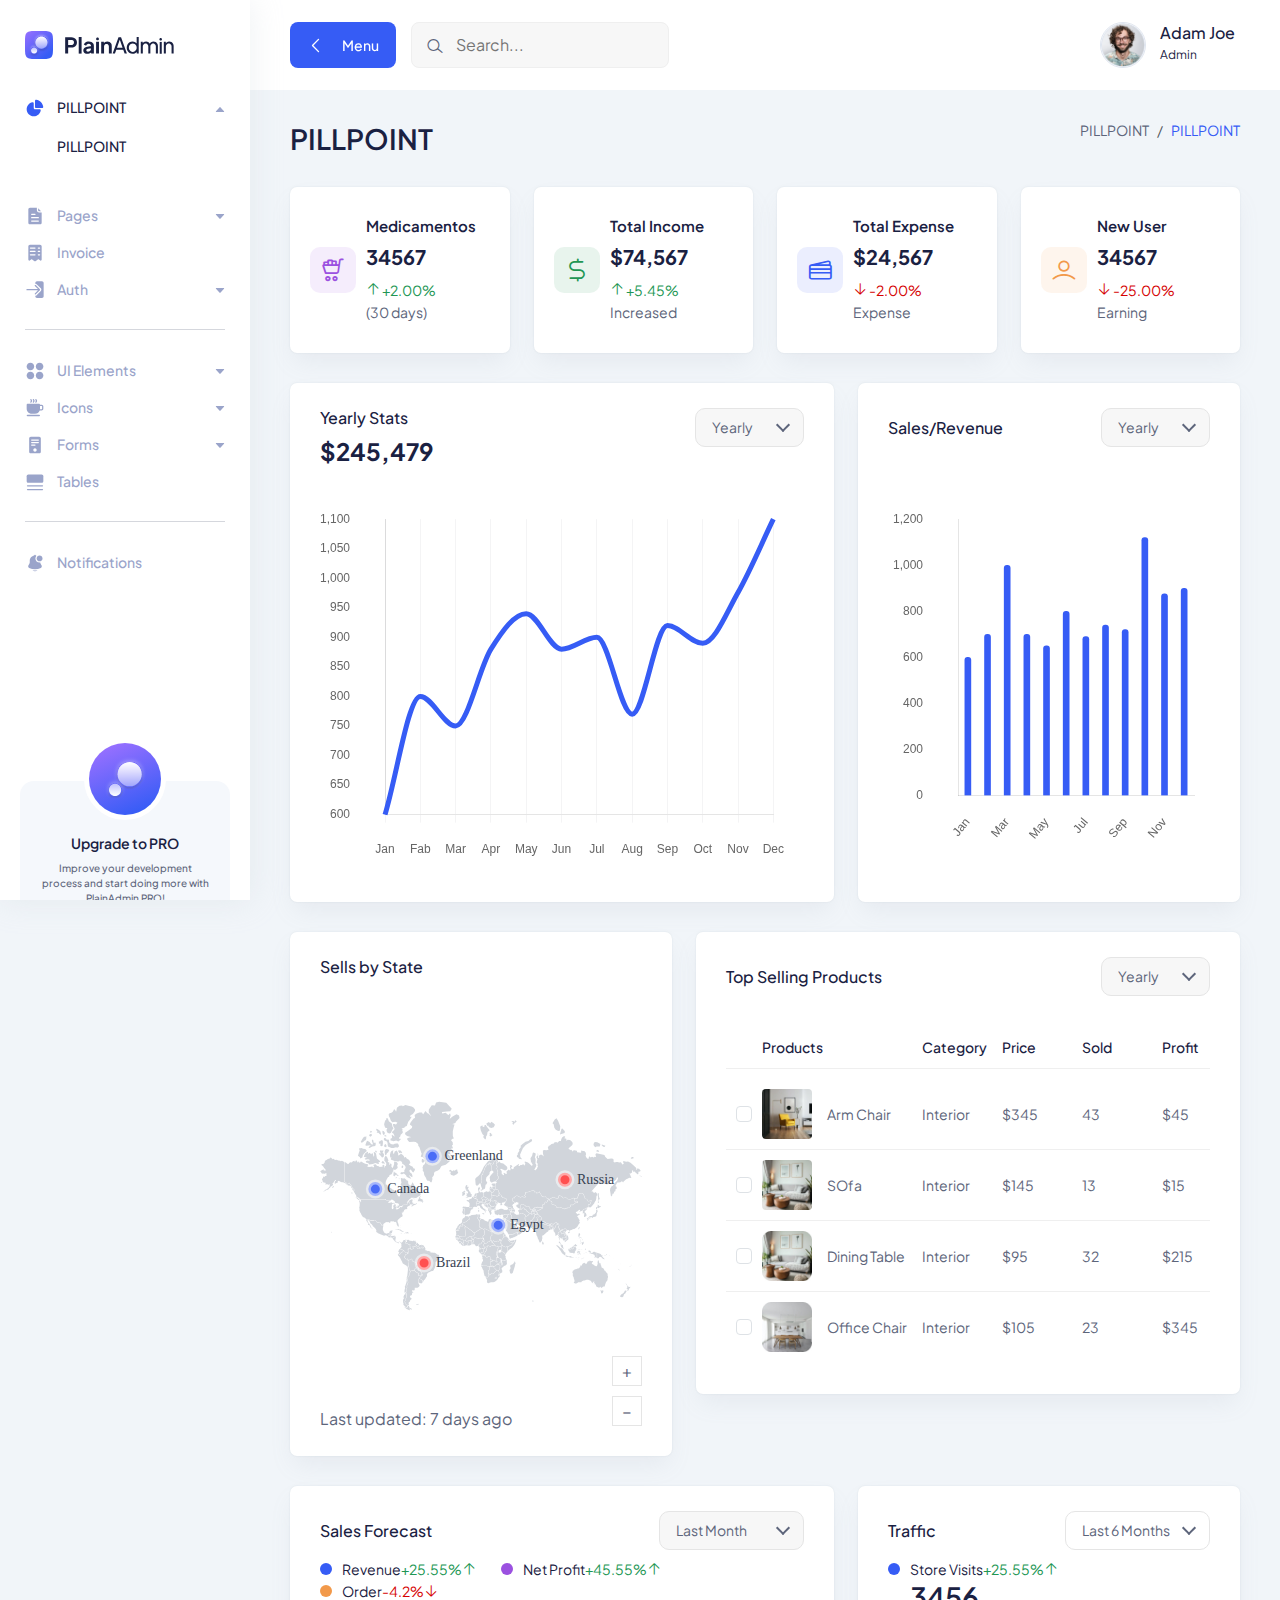
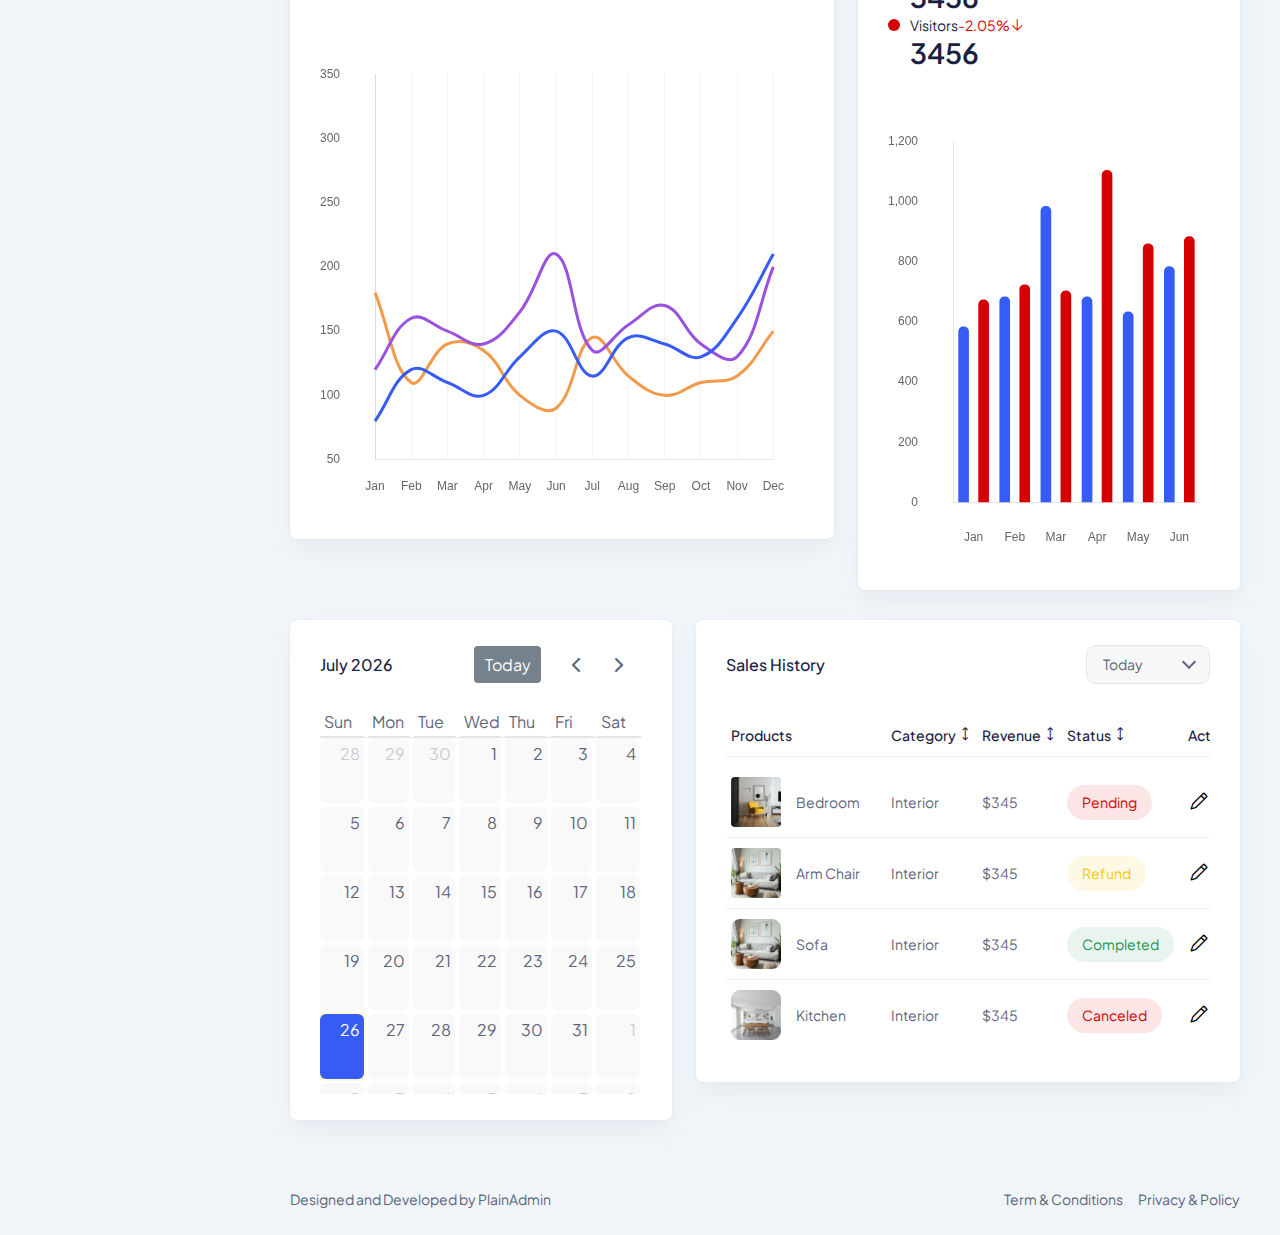
<file: index.html>
<!DOCTYPE html>
<html lang="en">
  <head>
    <meta charset="UTF-8" />
    <meta http-equiv="X-UA-Compatible" content="IE=edge" />
    <meta name="viewport" content="width=device-width, initial-scale=1.0" />
    <link rel="shortcut icon" href="assets/images/favicon.svg" type="image/x-icon" />
    <title>PlainAdmi</title>

    <!-- ========== All CSS files linkup ========= -->
    <link rel="stylesheet" href="assets/css/bootstrap.min.css" />
    <link rel="stylesheet" href="assets/css/lineicons.css" rel="stylesheet" type="text/css" />
    <link rel="stylesheet" href="assets/css/materialdesignicons.min.css" rel="stylesheet" type="text/css" />
    <link rel="stylesheet" href="assets/css/fullcalendar.css" />
    <link rel="stylesheet" href="assets/css/fullcalendar.css" />
    <link rel="stylesheet" href="assets/css/main.css" />
  </head>
  <body>
    <!-- ======== Preloader =========== -->
    <div id="preloader">
      <div class="spinner"></div>
    </div>
    <!-- ======== Preloader =========== -->

    <!-- ======== sidebar-nav start =========== -->
    <aside class="sidebar-nav-wrapper">
      <div class="navbar-logo">
        <a href="index.html">
          <img src="assets/images/logo/logo.svg" alt="logo" />
        </a>
      </div>
      <nav class="sidebar-nav">
        <ul>
          <li class="nav-item nav-item-has-children">
            <a
              href="#0"
              data-bs-toggle="collapse"
              data-bs-target="#ddmenu_1"
              aria-controls="ddmenu_1"
              aria-expanded="false"
              aria-label="Toggle navigation"
            >
              <span class="icon">
                <svg width="20" height="20" viewBox="0 0 20 20" fill="none" xmlns="http://www.w3.org/2000/svg">
                  <path
                    d="M8.74999 18.3333C12.2376 18.3333 15.1364 15.8128 15.7244 12.4941C15.8448 11.8143 15.2737 11.25 14.5833 11.25H9.99999C9.30966 11.25 8.74999 10.6903 8.74999 10V5.41666C8.74999 4.7263 8.18563 4.15512 7.50586 4.27556C4.18711 4.86357 1.66666 7.76243 1.66666 11.25C1.66666 15.162 4.83797 18.3333 8.74999 18.3333Z" />
                  <path
                    d="M17.0833 10C17.7737 10 18.3432 9.43708 18.2408 8.75433C17.7005 5.14918 14.8508 2.29947 11.2457 1.75912C10.5629 1.6568 10 2.2263 10 2.91665V9.16666C10 9.62691 10.3731 10 10.8333 10H17.0833Z" />
                </svg>
              </span>
              <span class="text">PILLPOINT</span>
            </a>
            <ul id="ddmenu_1" class="collapse show dropdown-nav">
              <li>
                <a href="index.html" class="active"> PILLPOINT </a>
              </li>
            </ul>
          </li>
          <li class="nav-item nav-item-has-children">
            <a
              href="#0"
              class="collapsed"
              data-bs-toggle="collapse"
              data-bs-target="#ddmenu_2"
              aria-controls="ddmenu_2"
              aria-expanded="false"
              aria-label="Toggle navigation"
            >
              <span class="icon">
                <svg width="20" height="20" viewBox="0 0 20 20" fill="none" xmlns="http://www.w3.org/2000/svg">
                  <path
                    d="M11.8097 1.66667C11.8315 1.66667 11.8533 1.6671 11.875 1.66796V4.16667C11.875 5.43232 12.901 6.45834 14.1667 6.45834H16.6654C16.6663 6.48007 16.6667 6.50186 16.6667 6.5237V16.6667C16.6667 17.5872 15.9205 18.3333 15 18.3333H5.00001C4.07954 18.3333 3.33334 17.5872 3.33334 16.6667V3.33334C3.33334 2.41286 4.07954 1.66667 5.00001 1.66667H11.8097ZM6.66668 7.70834C6.3215 7.70834 6.04168 7.98816 6.04168 8.33334C6.04168 8.67851 6.3215 8.95834 6.66668 8.95834H10C10.3452 8.95834 10.625 8.67851 10.625 8.33334C10.625 7.98816 10.3452 7.70834 10 7.70834H6.66668ZM6.04168 11.6667C6.04168 12.0118 6.3215 12.2917 6.66668 12.2917H13.3333C13.6785 12.2917 13.9583 12.0118 13.9583 11.6667C13.9583 11.3215 13.6785 11.0417 13.3333 11.0417H6.66668C6.3215 11.0417 6.04168 11.3215 6.04168 11.6667ZM6.66668 14.375C6.3215 14.375 6.04168 14.6548 6.04168 15C6.04168 15.3452 6.3215 15.625 6.66668 15.625H13.3333C13.6785 15.625 13.9583 15.3452 13.9583 15C13.9583 14.6548 13.6785 14.375 13.3333 14.375H6.66668Z" />
                  <path
                    d="M13.125 2.29167L16.0417 5.20834H14.1667C13.5913 5.20834 13.125 4.74197 13.125 4.16667V2.29167Z" />
                </svg>
              </span>
              <span class="text">Pages</span>
            </a>
            <ul id="ddmenu_2" class="collapse dropdown-nav">
              <li>
                <a href="settings.html"> Settings </a>
              </li>
              <li>
                <a href="blank-page.html"> Blank Page </a>
              </li>
            </ul>
          </li>
          <li class="nav-item">
            <a href="invoice.html">
              <span class="icon">
                <svg width="20" height="20" viewBox="0 0 20 20" fill="none" xmlns="http://www.w3.org/2000/svg">
                  <path
                    d="M3.33334 3.35442C3.33334 2.4223 4.07954 1.66666 5.00001 1.66666H15C15.9205 1.66666 16.6667 2.4223 16.6667 3.35442V16.8565C16.6667 17.5519 15.8827 17.9489 15.3333 17.5317L13.8333 16.3924C13.537 16.1673 13.1297 16.1673 12.8333 16.3924L10.5 18.1646C10.2037 18.3896 9.79634 18.3896 9.50001 18.1646L7.16668 16.3924C6.87038 16.1673 6.46298 16.1673 6.16668 16.3924L4.66668 17.5317C4.11731 17.9489 3.33334 17.5519 3.33334 16.8565V3.35442ZM4.79168 5.04218C4.79168 5.39173 5.0715 5.6751 5.41668 5.6751H10C10.3452 5.6751 10.625 5.39173 10.625 5.04218C10.625 4.69264 10.3452 4.40927 10 4.40927H5.41668C5.0715 4.40927 4.79168 4.69264 4.79168 5.04218ZM5.41668 7.7848C5.0715 7.7848 4.79168 8.06817 4.79168 8.41774C4.79168 8.76724 5.0715 9.05066 5.41668 9.05066H10C10.3452 9.05066 10.625 8.76724 10.625 8.41774C10.625 8.06817 10.3452 7.7848 10 7.7848H5.41668ZM4.79168 11.7932C4.79168 12.1428 5.0715 12.4262 5.41668 12.4262H10C10.3452 12.4262 10.625 12.1428 10.625 11.7932C10.625 11.4437 10.3452 11.1603 10 11.1603H5.41668C5.0715 11.1603 4.79168 11.4437 4.79168 11.7932ZM13.3333 4.40927C12.9882 4.40927 12.7083 4.69264 12.7083 5.04218C12.7083 5.39173 12.9882 5.6751 13.3333 5.6751H14.5833C14.9285 5.6751 15.2083 5.39173 15.2083 5.04218C15.2083 4.69264 14.9285 4.40927 14.5833 4.40927H13.3333ZM12.7083 8.41774C12.7083 8.76724 12.9882 9.05066 13.3333 9.05066H14.5833C14.9285 9.05066 15.2083 8.76724 15.2083 8.41774C15.2083 8.06817 14.9285 7.7848 14.5833 7.7848H13.3333C12.9882 7.7848 12.7083 8.06817 12.7083 8.41774ZM13.3333 11.1603C12.9882 11.1603 12.7083 11.4437 12.7083 11.7932C12.7083 12.1428 12.9882 12.4262 13.3333 12.4262H14.5833C14.9285 12.4262 15.2083 12.1428 15.2083 11.7932C15.2083 11.4437 14.9285 11.1603 14.5833 11.1603H13.3333Z" />
                </svg>
              </span>
              <span class="text">Invoice</span>
            </a>
          </li>
          <li class="nav-item nav-item-has-children">
            <a
              href="#0"
              class="collapsed"
              data-bs-toggle="collapse"
              data-bs-target="#ddmenu_3"
              aria-controls="ddmenu_3"
              aria-expanded="false"
              aria-label="Toggle navigation"
            >
              <span class="icon">
                <svg width="20" height="20" viewBox="0 0 20 20" fill="none" xmlns="http://www.w3.org/2000/svg">
                  <path
                    d="M14.9211 10.1294C15.1652 9.88534 15.1652 9.48967 14.9211 9.24559L10.7544 5.0789C10.5103 4.83482 10.1147 4.83482 9.87057 5.0789C9.62649 5.32297 9.62649 5.71871 9.87057 5.96278L12.9702 9.06251H1.97916C1.63398 9.06251 1.35416 9.34234 1.35416 9.68751C1.35416 10.0327 1.63398 10.3125 1.97916 10.3125H12.9702L9.87057 13.4123C9.62649 13.6563 9.62649 14.052 9.87057 14.2961C10.1147 14.5402 10.5103 14.5402 10.7544 14.2961L14.9211 10.1294Z" />
                  <path
                    d="M11.6383 15.18L15.805 11.0133C16.5373 10.2811 16.5373 9.09391 15.805 8.36166L11.6383 4.195C11.2722 3.82888 10.7923 3.64582 10.3125 3.64582V3.02082C10.3125 2.10035 11.0587 1.35416 11.9792 1.35416H16.9792C17.8997 1.35416 18.6458 2.10035 18.6458 3.02082V16.3542C18.6458 17.2747 17.8997 18.0208 16.9792 18.0208H11.9792C11.0587 18.0208 10.3125 17.2747 10.3125 16.3542V15.7292C10.7923 15.7292 11.2722 15.5461 11.6383 15.18Z" />
                </svg>
              </span>
              <span class="text">Auth</span>
            </a>
            <ul id="ddmenu_3" class="collapse dropdown-nav">
              <li>
                <a href="signin.html"> Sign In </a>
              </li>
              <li>
                <a href="signup.html"> Sign Up </a>
              </li>
            </ul>
          </li>
          <span class="divider"><hr /></span>
          <li class="nav-item nav-item-has-children">
            <a
              href="#0"
              class="collapsed"
              data-bs-toggle="collapse"
              data-bs-target="#ddmenu_4"
              aria-controls="ddmenu_4"
              aria-expanded="false"
              aria-label="Toggle navigation"
            >
              <span class="icon">
                <svg width="20" height="20" viewBox="0 0 20 20" fill="none" xmlns="http://www.w3.org/2000/svg">
                  <path
                    d="M1.66666 5.41669C1.66666 3.34562 3.34559 1.66669 5.41666 1.66669C7.48772 1.66669 9.16666 3.34562 9.16666 5.41669C9.16666 7.48775 7.48772 9.16669 5.41666 9.16669C3.34559 9.16669 1.66666 7.48775 1.66666 5.41669Z" />
                  <path
                    d="M1.66666 14.5834C1.66666 12.5123 3.34559 10.8334 5.41666 10.8334C7.48772 10.8334 9.16666 12.5123 9.16666 14.5834C9.16666 16.6545 7.48772 18.3334 5.41666 18.3334C3.34559 18.3334 1.66666 16.6545 1.66666 14.5834Z" />
                  <path
                    d="M10.8333 5.41669C10.8333 3.34562 12.5123 1.66669 14.5833 1.66669C16.6544 1.66669 18.3333 3.34562 18.3333 5.41669C18.3333 7.48775 16.6544 9.16669 14.5833 9.16669C12.5123 9.16669 10.8333 7.48775 10.8333 5.41669Z" />
                  <path
                    d="M10.8333 14.5834C10.8333 12.5123 12.5123 10.8334 14.5833 10.8334C16.6544 10.8334 18.3333 12.5123 18.3333 14.5834C18.3333 16.6545 16.6544 18.3334 14.5833 18.3334C12.5123 18.3334 10.8333 16.6545 10.8333 14.5834Z" />
                </svg>
              </span>
              <span class="text">UI Elements </span>
            </a>
            <ul id="ddmenu_4" class="collapse dropdown-nav">
              <li>
                <a href="alerts.html"> Alerts </a>
              </li>
              <li>
                <a href="buttons.html"> Buttons </a>
              </li>
              <li>
                <a href="cards.html"> Cards </a>
              </li>
              <li>
                <a href="typography.html"> Typography </a>
              </li>
            </ul>
          </li>
          <li class="nav-item nav-item-has-children">
            <a
              href="#0"
              class="collapsed"
              data-bs-toggle="collapse"
              data-bs-target="#ddmenu_55"
              aria-controls="ddmenu_55"
              aria-expanded="false"
              aria-label="Toggle navigation"
            >
              <span class="icon">
                <svg width="20" height="20" viewBox="0 0 20 20" fill="none" xmlns="http://www.w3.org/2000/svg">
                  <path
                    d="M5.48663 1.1466C5.77383 0.955131 6.16188 1.03274 6.35335 1.31994L6.87852 2.10769C7.20508 2.59755 7.20508 3.23571 6.87852 3.72556L6.35335 4.51331C6.16188 4.80052 5.77383 4.87813 5.48663 4.68666C5.19943 4.49519 5.12182 4.10715 5.31328 3.81994L5.83845 3.03219C5.88511 2.96221 5.88511 2.87105 5.83845 2.80106L5.31328 2.01331C5.12182 1.72611 5.19943 1.33806 5.48663 1.1466Z" />
                  <path
                    d="M2.49999 5.83331C2.03976 5.83331 1.66666 6.2064 1.66666 6.66665V10.8333C1.66666 13.5948 3.90523 15.8333 6.66666 15.8333H9.99999C12.1856 15.8333 14.0436 14.431 14.7235 12.4772C14.8134 12.4922 14.9058 12.5 15 12.5H16.6667C17.5872 12.5 18.3333 11.7538 18.3333 10.8333V8.33331C18.3333 7.41284 17.5872 6.66665 16.6667 6.66665H15C15 6.2064 14.6269 5.83331 14.1667 5.83331H2.49999ZM14.9829 11.2496C14.9942 11.1123 15 10.9735 15 10.8333V7.91665H16.6667C16.8967 7.91665 17.0833 8.10319 17.0833 8.33331V10.8333C17.0833 11.0634 16.8967 11.25 16.6667 11.25H15L14.9898 11.2498L14.9829 11.2496Z" />
                  <path
                    d="M8.85332 1.31994C8.6619 1.03274 8.27383 0.955131 7.98663 1.1466C7.69943 1.33806 7.62182 1.72611 7.81328 2.01331L8.33848 2.80106C8.38507 2.87105 8.38507 2.96221 8.33848 3.03219L7.81328 3.81994C7.62182 4.10715 7.69943 4.49519 7.98663 4.68666C8.27383 4.87813 8.6619 4.80052 8.85332 4.51331L9.37848 3.72556C9.70507 3.23571 9.70507 2.59755 9.37848 2.10769L8.85332 1.31994Z" />
                  <path
                    d="M10.4867 1.1466C10.7738 0.955131 11.1619 1.03274 11.3533 1.31994L11.8785 2.10769C12.2051 2.59755 12.2051 3.23571 11.8785 3.72556L11.3533 4.51331C11.1619 4.80052 10.7738 4.87813 10.4867 4.68666C10.1994 4.49519 10.1218 4.10715 10.3133 3.81994L10.8385 3.03219C10.8851 2.96221 10.8851 2.87105 10.8385 2.80106L10.3133 2.01331C10.1218 1.72611 10.1994 1.33806 10.4867 1.1466Z" />
                  <path
                    d="M2.49999 16.6667C2.03976 16.6667 1.66666 17.0398 1.66666 17.5C1.66666 17.9602 2.03976 18.3334 2.49999 18.3334H14.1667C14.6269 18.3334 15 17.9602 15 17.5C15 17.0398 14.6269 16.6667 14.1667 16.6667H2.49999Z" />
                </svg>
              </span>
              <span class="text">Icons</span>
            </a>
            <ul id="ddmenu_55" class="collapse dropdown-nav">
              <li>
                <a href="icons.html"> LineIcons </a>
              </li>
              <li>
                <a href="mdi-icons.html"> MDI Icons </a>
              </li>
            </ul>
          </li>
          <li class="nav-item nav-item-has-children">
            <a
              href="#0"
              class="collapsed"
              data-bs-toggle="collapse"
              data-bs-target="#ddmenu_5"
              aria-controls="ddmenu_5"
              aria-expanded="false"
              aria-label="Toggle navigation"
            >
              <span class="icon">
                <svg width="20" height="20" viewBox="0 0 20 20" fill="none" xmlns="http://www.w3.org/2000/svg">
                  <path
                    d="M4.16666 3.33335C4.16666 2.41288 4.91285 1.66669 5.83332 1.66669H14.1667C15.0872 1.66669 15.8333 2.41288 15.8333 3.33335V16.6667C15.8333 17.5872 15.0872 18.3334 14.1667 18.3334H5.83332C4.91285 18.3334 4.16666 17.5872 4.16666 16.6667V3.33335ZM6.04166 5.00002C6.04166 5.3452 6.32148 5.62502 6.66666 5.62502H13.3333C13.6785 5.62502 13.9583 5.3452 13.9583 5.00002C13.9583 4.65485 13.6785 4.37502 13.3333 4.37502H6.66666C6.32148 4.37502 6.04166 4.65485 6.04166 5.00002ZM6.66666 6.87502C6.32148 6.87502 6.04166 7.15485 6.04166 7.50002C6.04166 7.8452 6.32148 8.12502 6.66666 8.12502H13.3333C13.6785 8.12502 13.9583 7.8452 13.9583 7.50002C13.9583 7.15485 13.6785 6.87502 13.3333 6.87502H6.66666ZM6.04166 10C6.04166 10.3452 6.32148 10.625 6.66666 10.625H9.99999C10.3452 10.625 10.625 10.3452 10.625 10C10.625 9.65485 10.3452 9.37502 9.99999 9.37502H6.66666C6.32148 9.37502 6.04166 9.65485 6.04166 10ZM9.99999 16.6667C10.9205 16.6667 11.6667 15.9205 11.6667 15C11.6667 14.0795 10.9205 13.3334 9.99999 13.3334C9.07949 13.3334 8.33332 14.0795 8.33332 15C8.33332 15.9205 9.07949 16.6667 9.99999 16.6667Z" />
                </svg>
              </span>
              <span class="text"> Forms </span>
            </a>
            <ul id="ddmenu_5" class="collapse dropdown-nav">
              <li>
                <a href="form-elements.html"> From Elements </a>
              </li>
            </ul>
          </li>
          <li class="nav-item">
            <a href="tables.html">
              <span class="icon">
                <svg width="20" height="20" viewBox="0 0 20 20" fill="none" xmlns="http://www.w3.org/2000/svg">
                  <path
                    d="M1.66666 4.16667C1.66666 3.24619 2.41285 2.5 3.33332 2.5H16.6667C17.5872 2.5 18.3333 3.24619 18.3333 4.16667V9.16667C18.3333 10.0872 17.5872 10.8333 16.6667 10.8333H3.33332C2.41285 10.8333 1.66666 10.0872 1.66666 9.16667V4.16667Z" />
                  <path
                    d="M1.875 13.75C1.875 13.4048 2.15483 13.125 2.5 13.125H17.5C17.8452 13.125 18.125 13.4048 18.125 13.75C18.125 14.0952 17.8452 14.375 17.5 14.375H2.5C2.15483 14.375 1.875 14.0952 1.875 13.75Z" />
                  <path
                    d="M2.5 16.875C2.15483 16.875 1.875 17.1548 1.875 17.5C1.875 17.8452 2.15483 18.125 2.5 18.125H17.5C17.8452 18.125 18.125 17.8452 18.125 17.5C18.125 17.1548 17.8452 16.875 17.5 16.875H2.5Z" />
                </svg>
              </span>
              <span class="text">Tables</span>
            </a>
          </li>
          <span class="divider"><hr /></span>

          <li class="nav-item">
            <a href="notification.html">
              <span class="icon">
                <svg width="20" height="20" viewBox="0 0 20 20" fill="none" xmlns="http://www.w3.org/2000/svg">
                  <path
                    d="M10.8333 2.50008C10.8333 2.03984 10.4602 1.66675 9.99999 1.66675C9.53975 1.66675 9.16666 2.03984 9.16666 2.50008C9.16666 2.96032 9.53975 3.33341 9.99999 3.33341C10.4602 3.33341 10.8333 2.96032 10.8333 2.50008Z" />
                  <path
                    d="M17.5 5.41673C17.5 7.02756 16.1942 8.33339 14.5833 8.33339C12.9725 8.33339 11.6667 7.02756 11.6667 5.41673C11.6667 3.80589 12.9725 2.50006 14.5833 2.50006C16.1942 2.50006 17.5 3.80589 17.5 5.41673Z" />
                  <path
                    d="M11.4272 2.69637C10.9734 2.56848 10.4947 2.50006 10 2.50006C7.10054 2.50006 4.75003 4.85057 4.75003 7.75006V9.20873C4.75003 9.72814 4.62082 10.2393 4.37404 10.6963L3.36705 12.5611C2.89938 13.4272 3.26806 14.5081 4.16749 14.9078C7.88074 16.5581 12.1193 16.5581 15.8326 14.9078C16.732 14.5081 17.1007 13.4272 16.633 12.5611L15.626 10.6963C15.43 10.3333 15.3081 9.93606 15.2663 9.52773C15.0441 9.56431 14.8159 9.58339 14.5833 9.58339C12.2822 9.58339 10.4167 7.71791 10.4167 5.41673C10.4167 4.37705 10.7975 3.42631 11.4272 2.69637Z" />
                  <path
                    d="M7.48901 17.1925C8.10004 17.8918 8.99841 18.3335 10 18.3335C11.0016 18.3335 11.9 17.8918 12.511 17.1925C10.8482 17.4634 9.15183 17.4634 7.48901 17.1925Z" />
                </svg>
              </span>
              <span class="text">Notifications</span>
            </a>
          </li>
        </ul>
      </nav>
      <div class="promo-box">
        <div class="promo-icon">
          <img class="mx-auto" src="./assets/images/logo/logo-icon-big.svg" alt="Logo">
        </div>
        <h3>Upgrade to PRO</h3>
        <p>Improve your development process and start doing more with PlainAdmin PRO!</p>
        <a href="https://plainadmin.com/pro" target="_blank" rel="nofollow" class="main-btn primary-btn btn-hover">
          Upgrade to PRO
        </a>
      </div>
    </aside>
    <div class="overlay"></div>
    <!-- ======== sidebar-nav end =========== -->

    <!-- ======== main-wrapper start =========== -->
    <main class="main-wrapper">
      <!-- ========== header start ========== -->
      <header class="header">
        <div class="container-fluid">
          <div class="row">
            <div class="col-lg-5 col-md-5 col-6">
              <div class="header-left d-flex align-items-center">
                <div class="menu-toggle-btn mr-15">
                  <button id="menu-toggle" class="main-btn primary-btn btn-hover">
                    <i class="lni lni-chevron-left me-2"></i> Menu
                  </button>
                </div>
                <div class="header-search d-none d-md-flex">
                  <form action="#">
                    <input type="text" placeholder="Search..." />
                    <button><i class="lni lni-search-alt"></i></button>
                  </form>
                </div>
              </div>
            </div>
            <div class="col-lg-7 col-md-7 col-6">
              <div class="header-right">
               
                <!-- profile start -->
                <div class="profile-box ml-15">
                  <button class="dropdown-toggle bg-transparent border-0" type="button" id="profile"
                    data-bs-toggle="dropdown" aria-expanded="false">
                    <div class="profile-info">
                      <div class="info">
                        <div class="image">
                          <img src="assets/images/profile/profile-image.png" alt="" />
                        </div>
                        <div>
                          <h6 class="fw-500">Adam Joe</h6>
                          <p>Admin</p>
                        </div>
                      </div>
                    </div>
                  </button>
                  <ul class="dropdown-menu dropdown-menu-end" aria-labelledby="profile">
                    <li>
                      <div class="author-info flex items-center !p-1">
                        <div class="image">
                          <img src="assets/images/profile/profile-image.png" alt="image">
                        </div>
                        <div class="content">
                          <h4 class="text-sm">Adam Joe</h4>
                          <a class="text-black/40 dark:text-white/40 hover:text-black dark:hover:text-white text-xs" href="#">Email@gmail.com</a>
                        </div>
                      </div>
                    </li>
                    <li class="divider"></li>
                    <li>
                      <a href="#0">
                        <i class="lni lni-user"></i> View Profile
                      </a>
                    </li>
                    <li>
                      <a href="#0">
                        <i class="lni lni-alarm"></i> Notifications
                      </a>
                    </li>
                    <li>
                      <a href="#0"> <i class="lni lni-inbox"></i> Messages </a>
                    </li>
                    <li>
                      <a href="#0"> <i class="lni lni-cog"></i> Settings </a>
                    </li>
                    <li class="divider"></li>
                    <li>
                      <a href="#0"> <i class="lni lni-exit"></i> Sign Out </a>
                    </li>
                  </ul>
                </div>
                <!-- profile end -->
              </div>
            </div>
          </div>
        </div>
      </header>
      <!-- ========== header end ========== -->

      <!-- ========== section start ========== -->
      <section class="section">
        <div class="container-fluid">
          <!-- ========== title-wrapper start ========== -->
          <div class="title-wrapper pt-30">
            <div class="row align-items-center">
              <div class="col-md-6">
                <div class="title">
                  <h2>PILLPOINT</h2>
                </div>
              </div>
              <!-- end col -->
              <div class="col-md-6">
                <div class="breadcrumb-wrapper">
                  <nav aria-label="breadcrumb">
                    <ol class="breadcrumb">
                      <li class="breadcrumb-item">
                        <a href="#0">PILLPOINT</a>
                      </li>
                      <li class="breadcrumb-item active" aria-current="page">
                        PILLPOINT
                      </li>
                    </ol>
                  </nav>
                </div>
              </div>
              <!-- end col -->
            </div>
            <!-- end row -->
          </div>
          <!-- ========== title-wrapper end ========== -->
          <div class="row">
            <div class="col-xl-3 col-lg-4 col-sm-6">
              <div class="icon-card mb-30">
                <div class="icon purple">
                  <i class="lni lni-cart-full"></i>
                </div>
                <div class="content">
                  <h6 class="mb-10">Medicamentos</h6>
                  <h3 class="text-bold mb-10">34567</h3>
                  <p class="text-sm text-success">
                    <i class="lni lni-arrow-up"></i> +2.00%
                    <span class="text-gray">(30 days)</span>
                  </p>
                </div>
              </div>
              <!-- End Icon Cart -->
            </div>
            <!-- End Col -->
            <div class="col-xl-3 col-lg-4 col-sm-6">
              <div class="icon-card mb-30">
                <div class="icon success">
                  <i class="lni lni-dollar"></i>
                </div>
                <div class="content">
                  <h6 class="mb-10">Total Income</h6>
                  <h3 class="text-bold mb-10">$74,567</h3>
                  <p class="text-sm text-success">
                    <i class="lni lni-arrow-up"></i> +5.45%
                    <span class="text-gray">Increased</span>
                  </p>
                </div>
              </div>
              <!-- End Icon Cart -->
            </div>
            <!-- End Col -->
            <div class="col-xl-3 col-lg-4 col-sm-6">
              <div class="icon-card mb-30">
                <div class="icon primary">
                  <i class="lni lni-credit-cards"></i>
                </div>
                <div class="content">
                  <h6 class="mb-10">Total Expense</h6>
                  <h3 class="text-bold mb-10">$24,567</h3>
                  <p class="text-sm text-danger">
                    <i class="lni lni-arrow-down"></i> -2.00%
                    <span class="text-gray">Expense</span>
                  </p>
                </div>
              </div>
              <!-- End Icon Cart -->
            </div>
            <!-- End Col -->
            <div class="col-xl-3 col-lg-4 col-sm-6">
              <div class="icon-card mb-30">
                <div class="icon orange">
                  <i class="lni lni-user"></i>
                </div>
                <div class="content">
                  <h6 class="mb-10">New User</h6>
                  <h3 class="text-bold mb-10">34567</h3>
                  <p class="text-sm text-danger">
                    <i class="lni lni-arrow-down"></i> -25.00%
                    <span class="text-gray"> Earning</span>
                  </p>
                </div>
              </div>
              <!-- End Icon Cart -->
            </div>
            <!-- End Col -->
          </div>
          <!-- End Row -->
          <div class="row">
            <div class="col-lg-7">
              <div class="card-style mb-30">
                <div class="title d-flex flex-wrap justify-content-between">
                  <div class="left">
                    <h6 class="text-medium mb-10">Yearly Stats</h6>
                    <h3 class="text-bold">$245,479</h3>
                  </div>
                  <div class="right">
                    <div class="select-style-1">
                      <div class="select-position select-sm">
                        <select class="light-bg">
                          <option value="">Yearly</option>
                          <option value="">Monthly</option>
                          <option value="">Weekly</option>
                        </select>
                      </div>
                    </div>
                    <!-- end select -->
                  </div>
                </div>
                <!-- End Title -->
                <div class="chart">
                  <canvas id="Chart1" style="width: 100%; height: 400px; margin-left: -35px;"></canvas>
                </div>
                <!-- End Chart -->
              </div>
            </div>
            <!-- End Col -->
            <div class="col-lg-5">
              <div class="card-style mb-30">
                <div class="title d-flex flex-wrap align-items-center justify-content-between">
                  <div class="left">
                    <h6 class="text-medium mb-30">Sales/Revenue</h6>
                  </div>
                  <div class="right">
                    <div class="select-style-1">
                      <div class="select-position select-sm">
                        <select class="light-bg">
                          <option value="">Yearly</option>
                          <option value="">Monthly</option>
                          <option value="">Weekly</option>
                        </select>
                      </div>
                    </div>
                    <!-- end select -->
                  </div>
                </div>
                <!-- End Title -->
                <div class="chart">
                  <canvas id="Chart2" style="width: 100%; height: 400px; margin-left: -45px;"></canvas>
                </div>
                <!-- End Chart -->
              </div>
            </div>
            <!-- End Col -->
          </div>
          <!-- End Row -->
          <div class="row">
            <div class="col-lg-5">
              <div class="card-style mb-30">
                <div class="title d-flex justify-content-between align-items-center">
                  <div class="left">
                    <h6 class="text-medium mb-30">Sells by State</h6>
                  </div>
                </div>
                <!-- End Title -->
                <div id="map" style="width: 100%; height: 400px; overflow: hidden;"></div>
                <p>Last updated: 7 days ago</p>
              </div>
            </div>
            <!-- End Col -->
            <div class="col-lg-7">
              <div class="card-style mb-30">
                <div class="title d-flex flex-wrap justify-content-between align-items-center">
                  <div class="left">
                    <h6 class="text-medium mb-30">Top Selling Products</h6>
                  </div>
                  <div class="right">
                    <div class="select-style-1">
                      <div class="select-position select-sm">
                        <select class="light-bg">
                          <option value="">Yearly</option>
                          <option value="">Monthly</option>
                          <option value="">Weekly</option>
                        </select>
                      </div>
                    </div>
                    <!-- end select -->
                  </div>
                </div>
                <!-- End Title -->
                <div class="table-responsive">
                  <table class="table top-selling-table">
                    <thead>
                      <tr>
                        <th></th>
                        <th>
                          <h6 class="text-sm text-medium">Products</h6>
                        </th>
                        <th class="min-width">
                          <h6 class="text-sm text-medium">Category</h6>
                        </th>
                        <th class="min-width">
                          <h6 class="text-sm text-medium">Price</h6>
                        </th>
                        <th class="min-width">
                          <h6 class="text-sm text-medium">Sold</h6>
                        </th>
                        <th class="min-width">
                          <h6 class="text-sm text-medium">Profit</h6>
                        </th>
                        <th></th>
                      </tr>
                    </thead>
                    <tbody>
                      <tr>
                        <td>
                          <div class="check-input-primary">
                            <input class="form-check-input" type="checkbox" id="checkbox-1" />
                          </div>
                        </td>
                        <td>
                          <div class="product">
                            <div class="image">
                              <img src="assets/images/products/product-mini-1.jpg" alt="" />
                            </div>
                            <p class="text-sm">Arm Chair</p>
                          </div>
                        </td>
                        <td>
                          <p class="text-sm">Interior</p>
                        </td>
                        <td>
                          <p class="text-sm">$345</p>
                        </td>
                        <td>
                          <p class="text-sm">43</p>
                        </td>
                        <td>
                          <p class="text-sm">$45</p>
                        </td>
                        <td>
                          <div class="action justify-content-end">
                            <button class="more-btn ml-10 dropdown-toggle" id="moreAction1" data-bs-toggle="dropdown"
                              aria-expanded="false">
                              <i class="lni lni-more-alt"></i>
                            </button>
                            <ul class="dropdown-menu dropdown-menu-end" aria-labelledby="moreAction1">
                              <li class="dropdown-item">
                                <a href="#0" class="text-gray">Remove</a>
                              </li>
                              <li class="dropdown-item">
                                <a href="#0" class="text-gray">Edit</a>
                              </li>
                            </ul>
                          </div>
                        </td>
                      </tr>
                      <tr>
                        <td>
                          <div class="check-input-primary">
                            <input class="form-check-input" type="checkbox" id="checkbox-1" />
                          </div>
                        </td>
                        <td>
                          <div class="product">
                            <div class="image">
                              <img src="assets/images/products/product-mini-2.jpg" alt="" />
                            </div>
                            <p class="text-sm">SOfa</p>
                          </div>
                        </td>
                        <td>
                          <p class="text-sm">Interior</p>
                        </td>
                        <td>
                          <p class="text-sm">$145</p>
                        </td>
                        <td>
                          <p class="text-sm">13</p>
                        </td>
                        <td>
                          <p class="text-sm">$15</p>
                        </td>
                        <td>
                          <div class="action justify-content-end">
                            <button class="more-btn ml-10 dropdown-toggle" id="moreAction1" data-bs-toggle="dropdown"
                              aria-expanded="false">
                              <i class="lni lni-more-alt"></i>
                            </button>
                            <ul class="dropdown-menu dropdown-menu-end" aria-labelledby="moreAction1">
                              <li class="dropdown-item">
                                <a href="#0" class="text-gray">Remove</a>
                              </li>
                              <li class="dropdown-item">
                                <a href="#0" class="text-gray">Edit</a>
                              </li>
                            </ul>
                          </div>
                        </td>
                      </tr>
                      <tr>
                        <td>
                          <div class="check-input-primary">
                            <input class="form-check-input" type="checkbox" id="checkbox-1" />
                          </div>
                        </td>
                        <td>
                          <div class="product">
                            <div class="image">
                              <img src="assets/images/products/product-mini-3.jpg" alt="" />
                            </div>
                            <p class="text-sm">Dining Table</p>
                          </div>
                        </td>
                        <td>
                          <p class="text-sm">Interior</p>
                        </td>
                        <td>
                          <p class="text-sm">$95</p>
                        </td>
                        <td>
                          <p class="text-sm">32</p>
                        </td>
                        <td>
                          <p class="text-sm">$215</p>
                        </td>
                        <td>
                          <div class="action justify-content-end">
                            <button class="more-btn ml-10 dropdown-toggle" id="moreAction1" data-bs-toggle="dropdown"
                              aria-expanded="false">
                              <i class="lni lni-more-alt"></i>
                            </button>
                            <ul class="dropdown-menu dropdown-menu-end" aria-labelledby="moreAction1">
                              <li class="dropdown-item">
                                <a href="#0" class="text-gray">Remove</a>
                              </li>
                              <li class="dropdown-item">
                                <a href="#0" class="text-gray">Edit</a>
                              </li>
                            </ul>
                          </div>
                        </td>
                      </tr>
                      <tr>
                        <td>
                          <div class="check-input-primary">
                            <input class="form-check-input" type="checkbox" id="checkbox-1" />
                          </div>
                        </td>
                        <td>
                          <div class="product">
                            <div class="image">
                              <img src="assets/images/products/product-mini-4.jpg" alt="" />
                            </div>
                            <p class="text-sm">Office Chair</p>
                          </div>
                        </td>
                        <td>
                          <p class="text-sm">Interior</p>
                        </td>
                        <td>
                          <p class="text-sm">$105</p>
                        </td>
                        <td>
                          <p class="text-sm">23</p>
                        </td>
                        <td>
                          <p class="text-sm">$345</p>
                        </td>
                        <td>
                          <div class="action justify-content-end">
                            <button class="more-btn ml-10 dropdown-toggle" id="moreAction1" data-bs-toggle="dropdown"
                              aria-expanded="false">
                              <i class="lni lni-more-alt"></i>
                            </button>
                            <ul class="dropdown-menu dropdown-menu-end" aria-labelledby="moreAction1">
                              <li class="dropdown-item">
                                <a href="#0" class="text-gray">Remove</a>
                              </li>
                              <li class="dropdown-item">
                                <a href="#0" class="text-gray">Edit</a>
                              </li>
                            </ul>
                          </div>
                        </td>
                      </tr>
                    </tbody>
                  </table>
                  <!-- End Table -->
                </div>
              </div>
            </div>
            <!-- End Col -->
          </div>
          <!-- End Row -->
          <div class="row">
            <div class="col-lg-7">
              <div class="card-style mb-30">
                <div class="title d-flex flex-wrap align-items-center justify-content-between">
                  <div class="left">
                    <h6 class="text-medium mb-2">Sales Forecast</h6>
                  </div>
                  <div class="right">
                    <div class="select-style-1 mb-2">
                      <div class="select-position select-sm">
                        <select class="light-bg">
                          <option value="">Last Month</option>
                          <option value="">Last 3 Months</option>
                          <option value="">Last Year</option>
                        </select>
                      </div>
                    </div>
                    <!-- end select -->
                  </div>
                </div>
                <!-- End Title -->
                <div class="chart">
                  <div id="legend3">
                    <ul class="legend3 d-flex flex-wrap align-items-center mb-30">
                      <li>
                        <div class="d-flex">
                          <span class="bg-color primary-bg"> </span>
                          <div class="text">
                            <p class="text-sm text-success">
                              <span class="text-dark">Revenue</span> +25.55%
                              <i class="lni lni-arrow-up"></i>
                            </p>
                          </div>
                        </div>
                      </li>
                      <li>
                        <div class="d-flex">
                          <span class="bg-color purple-bg"></span>
                          <div class="text">
                            <p class="text-sm text-success">
                              <span class="text-dark">Net Profit</span> +45.55%
                              <i class="lni lni-arrow-up"></i>
                            </p>
                          </div>
                        </div>
                      </li>
                      <li>
                        <div class="d-flex">
                          <span class="bg-color orange-bg"></span>
                          <div class="text">
                            <p class="text-sm text-danger">
                              <span class="text-dark">Order</span> -4.2%
                              <i class="lni lni-arrow-down"></i>
                            </p>
                          </div>
                        </div>
                      </li>
                    </ul>
                  </div>
                  <canvas id="Chart3" style="width: 100%; height: 450px; margin-left: -35px;"></canvas>
                </div>
              </div>
            </div>
            <!-- End Col -->
            <div class="col-lg-5">
              <div class="card-style mb-30">
                <div class="title d-flex flex-wrap align-items-center justify-content-between">
                  <div class="left">
                    <h6 class="text-medium mb-2">Traffic</h6>
                  </div>
                  <div class="right">
                    <div class="select-style-1 mb-2">
                      <div class="select-position select-sm">
                        <select class="bg-ligh">
                          <option value="">Last 6 Months</option>
                          <option value="">Last 3 Months</option>
                          <option value="">Last Year</option>
                        </select>
                      </div>
                    </div>
                    <!-- end select -->
                  </div>
                </div>
                <!-- End Title -->
                <div class="chart">
                  <div id="legend4">
                    <ul class="legend3 d-flex flex-wrap gap-3 gap-sm-0 align-items-center mb-30">
                      <li>
                        <div class="d-flex">
                          <span class="bg-color primary-bg"> </span>
                          <div class="text">
                            <p class="text-sm text-success">
                              <span class="text-dark">Store Visits</span>
                              +25.55%
                              <i class="lni lni-arrow-up"></i>
                            </p>
                            <h2>3456</h2>
                          </div>
                        </div>
                      </li>
                      <li>
                        <div class="d-flex">
                          <span class="bg-color danger-bg"></span>
                          <div class="text">
                            <p class="text-sm text-danger">
                              <span class="text-dark">Visitors</span> -2.05%
                              <i class="lni lni-arrow-down"></i>
                            </p>
                            <h2>3456</h2>
                          </div>
                        </div>
                      </li>
                    </ul>
                  </div>
                  <canvas id="Chart4" style="width: 100%; height: 420px; margin-left: -35px;"></canvas>
                </div>
                <!-- End Chart -->
              </div>
            </div>
            <!-- End Col -->
          </div>
          <!-- End Row -->
          <div class="row">
            <div class="col-lg-5">
              <div class="card-style calendar-card mb-30">
                <div id="calendar-mini"></div>
              </div>
            </div>
            <!-- End Col -->
            <div class="col-lg-7">
              <div class="card-style mb-30">
                <div class="title d-flex flex-wrap align-items-center justify-content-between">
                  <div class="left">
                    <h6 class="text-medium mb-30">Sales History</h6>
                  </div>
                  <div class="right">
                    <div class="select-style-1">
                      <div class="select-position select-sm">
                        <select class="light-bg">
                          <option value="">Today</option>
                          <option value="">Yesterday</option>
                        </select>
                      </div>
                    </div>
                    <!-- end select -->
                  </div>
                </div>
                <!-- End Title -->
                <div class="table-responsive">
                  <table class="table top-selling-table">
                    <thead>
                      <tr>
                        <th>
                          <h6 class="text-sm text-medium">Products</h6>
                        </th>
                        <th class="min-width">
                          <h6 class="text-sm text-medium">
                            Category <i class="lni lni-arrows-vertical"></i>
                          </h6>
                        </th>
                        <th class="min-width">
                          <h6 class="text-sm text-medium">
                            Revenue <i class="lni lni-arrows-vertical"></i>
                          </h6>
                        </th>
                        <th class="min-width">
                          <h6 class="text-sm text-medium">
                            Status <i class="lni lni-arrows-vertical"></i>
                          </h6>
                        </th>
                        <th>
                          <h6 class="text-sm text-medium text-end">
                            Actions <i class="lni lni-arrows-vertical"></i>
                          </h6>
                        </th>
                      </tr>
                    </thead>
                    <tbody>
                      <tr>
                        <td>
                          <div class="product">
                            <div class="image">
                              <img src="assets/images/products/product-mini-1.jpg" alt="" />
                            </div>
                            <p class="text-sm">Bedroom</p>
                          </div>
                        </td>
                        <td>
                          <p class="text-sm">Interior</p>
                        </td>
                        <td>
                          <p class="text-sm">$345</p>
                        </td>
                        <td>
                          <span class="status-btn close-btn">Pending</span>
                        </td>
                        <td>
                          <div class="action justify-content-end">
                            <button class="edit">
                              <i class="lni lni-pencil"></i>
                            </button>
                            <button class="more-btn ml-10 dropdown-toggle" id="moreAction1" data-bs-toggle="dropdown"
                              aria-expanded="false">
                              <i class="lni lni-more-alt"></i>
                            </button>
                            <ul class="dropdown-menu dropdown-menu-end" aria-labelledby="moreAction1">
                              <li class="dropdown-item">
                                <a href="#0" class="text-gray">Remove</a>
                              </li>
                              <li class="dropdown-item">
                                <a href="#0" class="text-gray">Edit</a>
                              </li>
                            </ul>
                          </div>
                        </td>
                      </tr>
                      <tr>
                        <td>
                          <div class="product">
                            <div class="image">
                              <img src="assets/images/products/product-mini-2.jpg" alt="" />
                            </div>
                            <p class="text-sm">Arm Chair</p>
                          </div>
                        </td>
                        <td>
                          <p class="text-sm">Interior</p>
                        </td>
                        <td>
                          <p class="text-sm">$345</p>
                        </td>
                        <td>
                          <span class="status-btn warning-btn">Refund</span>
                        </td>
                        <td>
                          <div class="action justify-content-end">
                            <button class="edit">
                              <i class="lni lni-pencil"></i>
                            </button>
                            <button class="more-btn ml-10 dropdown-toggle" id="moreAction1" data-bs-toggle="dropdown"
                              aria-expanded="false">
                              <i class="lni lni-more-alt"></i>
                            </button>
                            <ul class="dropdown-menu dropdown-menu-end" aria-labelledby="moreAction1">
                              <li class="dropdown-item">
                                <a href="#0" class="text-gray">Remove</a>
                              </li>
                              <li class="dropdown-item">
                                <a href="#0" class="text-gray">Edit</a>
                              </li>
                            </ul>
                          </div>
                        </td>
                      </tr>
                      <tr>
                        <td>
                          <div class="product">
                            <div class="image">
                              <img src="assets/images/products/product-mini-3.jpg" alt="" />
                            </div>
                            <p class="text-sm">Sofa</p>
                          </div>
                        </td>
                        <td>
                          <p class="text-sm">Interior</p>
                        </td>
                        <td>
                          <p class="text-sm">$345</p>
                        </td>
                        <td>
                          <span class="status-btn success-btn">Completed</span>
                        </td>
                        <td>
                          <div class="action justify-content-end">
                            <button class="edit">
                              <i class="lni lni-pencil"></i>
                            </button>
                            <button class="more-btn ml-10 dropdown-toggle" id="moreAction1" data-bs-toggle="dropdown"
                              aria-expanded="false">
                              <i class="lni lni-more-alt"></i>
                            </button>
                            <ul class="dropdown-menu dropdown-menu-end" aria-labelledby="moreAction1">
                              <li class="dropdown-item">
                                <a href="#0" class="text-gray">Remove</a>
                              </li>
                              <li class="dropdown-item">
                                <a href="#0" class="text-gray">Edit</a>
                              </li>
                            </ul>
                          </div>
                        </td>
                      </tr>
                      <tr>
                        <td>
                          <div class="product">
                            <div class="image">
                              <img src="assets/images/products/product-mini-4.jpg" alt="" />
                            </div>
                            <p class="text-sm">Kitchen</p>
                          </div>
                        </td>
                        <td>
                          <p class="text-sm">Interior</p>
                        </td>
                        <td>
                          <p class="text-sm">$345</p>
                        </td>
                        <td>
                          <span class="status-btn close-btn">Canceled</span>
                        </td>
                        <td>
                          <div class="action justify-content-end">
                            <button class="edit">
                              <i class="lni lni-pencil"></i>
                            </button>
                            <button class="more-btn ml-10 dropdown-toggle" id="moreAction1" data-bs-toggle="dropdown"
                              aria-expanded="false">
                              <i class="lni lni-more-alt"></i>
                            </button>
                            <ul class="dropdown-menu dropdown-menu-end" aria-labelledby="moreAction1">
                              <li class="dropdown-item">
                                <a href="#0" class="text-gray">Remove</a>
                              </li>
                              <li class="dropdown-item">
                                <a href="#0" class="text-gray">Edit</a>
                              </li>
                            </ul>
                          </div>
                        </td>
                      </tr>
                    </tbody>
                  </table>
                  <!-- End Table -->
                </div>
              </div>
            </div>
            <!-- End Col -->
          </div>
          <!-- End Row -->
        </div>
        <!-- end container -->
      </section>
      <!-- ========== section end ========== -->

      <!-- ========== footer start =========== -->
      <footer class="footer">
        <div class="container-fluid">
          <div class="row">
            <div class="col-md-6 order-last order-md-first">
              <div class="copyright text-center text-md-start">
                <p class="text-sm">
                  Designed and Developed by
                  <a href="https://plainadmin.com" rel="nofollow" target="_blank">
                    PlainAdmin
                  </a>
                </p>
              </div>
            </div>
            <!-- end col-->
            <div class="col-md-6">
              <div class="terms d-flex justify-content-center justify-content-md-end">
                <a href="#0" class="text-sm">Term & Conditions</a>
                <a href="#0" class="text-sm ml-15">Privacy & Policy</a>
              </div>
            </div>
          </div>
          <!-- end row -->
        </div>
        <!-- end container -->
      </footer>
      <!-- ========== footer end =========== -->
    </main>
    <!-- ======== main-wrapper end =========== -->

    <!-- ========= All Javascript files linkup ======== -->
    <script src="assets/js/bootstrap.bundle.min.js"></script>
    <script src="assets/js/Chart.min.js"></script>
    <script src="assets/js/dynamic-pie-chart.js"></script>
    <script src="assets/js/moment.min.js"></script>
    <script src="assets/js/fullcalendar.js"></script>
    <script src="assets/js/jvectormap.min.js"></script>
    <script src="assets/js/world-merc.js"></script>
    <script src="assets/js/polyfill.js"></script>
    <script src="assets/js/main.js"></script>

    <script>
      // ======== jvectormap activation
      var markers = [
        { name: "Egypt", coords: [26.8206, 30.8025] },
        { name: "Russia", coords: [61.524, 105.3188] },
        { name: "Canada", coords: [56.1304, -106.3468] },
        { name: "Greenland", coords: [71.7069, -42.6043] },
        { name: "Brazil", coords: [-14.235, -51.9253] },
      ];

      var jvm = new jsVectorMap({
        map: "world_merc",
        selector: "#map",
        zoomButtons: true,

        regionStyle: {
          initial: {
            fill: "#d1d5db",
          },
        },

        labels: {
          markers: {
            render: (marker) => marker.name,
          },
        },

        markersSelectable: true,
        selectedMarkers: markers.map((marker, index) => {
          var name = marker.name;

          if (name === "Russia" || name === "Brazil") {
            return index;
          }
        }),
        markers: markers,
        markerStyle: {
          initial: { fill: "#4A6CF7" },
          selected: { fill: "#ff5050" },
        },
        markerLabelStyle: {
          initial: {
            fontWeight: 400,
            fontSize: 14,
          },
        },
      });
      // ====== calendar activation
      document.addEventListener("DOMContentLoaded", function () {
        var calendarMiniEl = document.getElementById("calendar-mini");
        var calendarMini = new FullCalendar.Calendar(calendarMiniEl, {
          initialView: "dayGridMonth",
          headerToolbar: {
            end: "today prev,next",
          },
        });
        calendarMini.render();
      });

      // =========== chart one start
      const ctx1 = document.getElementById("Chart1").getContext("2d");
      const chart1 = new Chart(ctx1, {
        type: "line",
        data: {
          labels: [
            "Jan",
            "Fab",
            "Mar",
            "Apr",
            "May",
            "Jun",
            "Jul",
            "Aug",
            "Sep",
            "Oct",
            "Nov",
            "Dec",
          ],
          datasets: [
            {
              label: "",
              backgroundColor: "transparent",
              borderColor: "#365CF5",
              data: [
                600, 800, 750, 880, 940, 880, 900, 770, 920, 890, 976, 1100,
              ],
              pointBackgroundColor: "transparent",
              pointHoverBackgroundColor: "#365CF5",
              pointBorderColor: "transparent",
              pointHoverBorderColor: "#fff",
              pointHoverBorderWidth: 5,
              borderWidth: 5,
              pointRadius: 8,
              pointHoverRadius: 8,
              cubicInterpolationMode: "monotone", // Add this line for curved line
            },
          ],
        },
        options: {
          plugins: {
            tooltip: {
              callbacks: {
                labelColor: function (context) {
                  return {
                    backgroundColor: "#ffffff",
                    color: "#171717"
                  };
                },
              },
              intersect: false,
              backgroundColor: "#f9f9f9",
              title: {
                fontFamily: "Plus Jakarta Sans",
                color: "#8F92A1",
                fontSize: 12,
              },
              body: {
                fontFamily: "Plus Jakarta Sans",
                color: "#171717",
                fontStyle: "bold",
                fontSize: 16,
              },
              multiKeyBackground: "transparent",
              displayColors: false,
              padding: {
                x: 30,
                y: 10,
              },
              bodyAlign: "center",
              titleAlign: "center",
              titleColor: "#8F92A1",
              bodyColor: "#171717",
              bodyFont: {
                family: "Plus Jakarta Sans",
                size: "16",
                weight: "bold",
              },
            },
            legend: {
              display: false,
            },
          },
          responsive: true,
          maintainAspectRatio: false,
          title: {
            display: false,
          },
          scales: {
            y: {
              grid: {
                display: false,
                drawTicks: false,
                drawBorder: false,
              },
              ticks: {
                padding: 35,
                max: 1200,
                min: 500,
              },
            },
            x: {
              grid: {
                drawBorder: false,
                color: "rgba(143, 146, 161, .1)",
                zeroLineColor: "rgba(143, 146, 161, .1)",
              },
              ticks: {
                padding: 20,
              },
            },
          },
        },
      });
      // =========== chart one end

      // =========== chart two start
      const ctx2 = document.getElementById("Chart2").getContext("2d");
      const chart2 = new Chart(ctx2, {
        type: "bar",
        data: {
          labels: [
            "Jan",
            "Fab",
            "Mar",
            "Apr",
            "May",
            "Jun",
            "Jul",
            "Aug",
            "Sep",
            "Oct",
            "Nov",
            "Dec",
          ],
          datasets: [
            {
              label: "",
              backgroundColor: "#365CF5",
              borderRadius: 30,
              barThickness: 6,
              maxBarThickness: 8,
              data: [
                600, 700, 1000, 700, 650, 800, 690, 740, 720, 1120, 876, 900,
              ],
            },
          ],
        },
        options: {
          plugins: {
            tooltip: {
              callbacks: {
                titleColor: function (context) {
                  return "#8F92A1";
                },
                label: function (context) {
                  let label = context.dataset.label || "";

                  if (label) {
                    label += ": ";
                  }
                  label += context.parsed.y;
                  return label;
                },
              },
              backgroundColor: "#F3F6F8",
              titleAlign: "center",
              bodyAlign: "center",
              titleFont: {
                size: 12,
                weight: "bold",
                color: "#8F92A1",
              },
              bodyFont: {
                size: 16,
                weight: "bold",
                color: "#171717",
              },
              displayColors: false,
              padding: {
                x: 30,
                y: 10,
              },
          },
          },
          legend: {
            display: false,
            },
          legend: {
            display: false,
          },
          layout: {
            padding: {
              top: 15,
              right: 15,
              bottom: 15,
              left: 15,
            },
          },
          responsive: true,
          maintainAspectRatio: false,
          scales: {
            y: {
              grid: {
                display: false,
                drawTicks: false,
                drawBorder: false,
              },
              ticks: {
                padding: 35,
                max: 1200,
                min: 0,
              },
            },
            x: {
              grid: {
                display: false,
                drawBorder: false,
                color: "rgba(143, 146, 161, .1)",
                drawTicks: false,
                zeroLineColor: "rgba(143, 146, 161, .1)",
              },
              ticks: {
                padding: 20,
              },
            },
          },
          plugins: {
            legend: {
              display: false,
            },
            title: {
              display: false,
            },
          },
        },
      });
      // =========== chart two end

      // =========== chart three start
      const ctx3 = document.getElementById("Chart3").getContext("2d");
      const chart3 = new Chart(ctx3, {
        type: "line",
        data: {
          labels: [
            "Jan",
            "Feb",
            "Mar",
            "Apr",
            "May",
            "Jun",
            "Jul",
            "Aug",
            "Sep",
            "Oct",
            "Nov",
            "Dec",
          ],
          datasets: [
            {
              label: "Revenue",
              backgroundColor: "transparent",
              borderColor: "#365CF5",
              data: [80, 120, 110, 100, 130, 150, 115, 145, 140, 130, 160, 210],
              pointBackgroundColor: "transparent",
              pointHoverBackgroundColor: "#365CF5",
              pointBorderColor: "transparent",
              pointHoverBorderColor: "#365CF5",
              pointHoverBorderWidth: 3,
              pointBorderWidth: 5,
              pointRadius: 5,
              pointHoverRadius: 8,
              fill: false,
              tension: 0.4,
            },
            {
              label: "Profit",
              backgroundColor: "transparent",
              borderColor: "#9b51e0",
              data: [
                120, 160, 150, 140, 165, 210, 135, 155, 170, 140, 130, 200,
              ],
              pointBackgroundColor: "transparent",
              pointHoverBackgroundColor: "#9b51e0",
              pointBorderColor: "transparent",
              pointHoverBorderColor: "#9b51e0",
              pointHoverBorderWidth: 3,
              pointBorderWidth: 5,
              pointRadius: 5,
              pointHoverRadius: 8,
              fill: false,
              tension: 0.4,
            },
            {
              label: "Order",
              backgroundColor: "transparent",
              borderColor: "#f2994a",
              data: [180, 110, 140, 135, 100, 90, 145, 115, 100, 110, 115, 150],
              pointBackgroundColor: "transparent",
              pointHoverBackgroundColor: "#f2994a",
              pointBorderColor: "transparent",
              pointHoverBorderColor: "#f2994a",
              pointHoverBorderWidth: 3,
              pointBorderWidth: 5,
              pointRadius: 5,
              pointHoverRadius: 8,
              fill: false,
              tension: 0.4,
            },
          ],
        },
        options: {
          plugins: {
            tooltip: {
              intersect: false,
              backgroundColor: "#fbfbfb",
              titleColor: "#8F92A1",
              bodyColor: "#272727",
              titleFont: {
                size: 16,
                family: "Plus Jakarta Sans",
                weight: "400",
              },
              bodyFont: {
                family: "Plus Jakarta Sans",
                size: 16,
              },
              multiKeyBackground: "transparent",
              displayColors: false,
              padding: {
                x: 30,
                y: 15,
              },
              borderColor: "rgba(143, 146, 161, .1)",
              borderWidth: 1,
              enabled: true,
            },
            title: {
              display: false,
            },
            legend: {
              display: false,
            },
          },
          layout: {
            padding: {
              top: 0,
            },
          },
          responsive: true,
          // maintainAspectRatio: false,
          legend: {
            display: false,
          },
          scales: {
            y: {
              grid: {
                display: false,
                drawTicks: false,
                drawBorder: false,
              },
              ticks: {
                padding: 35,
              },
              max: 350,
              min: 50,
            },
            x: {
              grid: {
                drawBorder: false,
                color: "rgba(143, 146, 161, .1)",
                drawTicks: false,
                zeroLineColor: "rgba(143, 146, 161, .1)",
              },
              ticks: {
                padding: 20,
              },
            },
          },
        },
      });
      // =========== chart three end

      // ================== chart four start
      const ctx4 = document.getElementById("Chart4").getContext("2d");
      const chart4 = new Chart(ctx4, {
        type: "bar",
        data: {
          labels: ["Jan", "Feb", "Mar", "Apr", "May", "Jun"],
          datasets: [
            {
              label: "",
              backgroundColor: "#365CF5",
              borderColor: "transparent",
              borderRadius: 20,
              borderWidth: 5,
              barThickness: 20,
              maxBarThickness: 20,
              data: [600, 700, 1000, 700, 650, 800],
            },
            {
              label: "",
              backgroundColor: "#d50100",
              borderColor: "transparent",
              borderRadius: 20,
              borderWidth: 5,
              barThickness: 20,
              maxBarThickness: 20,
              data: [690, 740, 720, 1120, 876, 900],
            },
          ],
        },
        options: {
          plugins: {
            tooltip: {
              backgroundColor: "#F3F6F8",
              titleColor: "#8F92A1",
              titleFontSize: 12,
              bodyColor: "#171717",
              bodyFont: {
                weight: "bold",
                size: 16,
              },
              multiKeyBackground: "transparent",
              displayColors: false,
              padding: {
                x: 30,
                y: 10,
              },
              bodyAlign: "center",
              titleAlign: "center",
              enabled: true,
            },
            legend: {
              display: false,
            },
          },
          layout: {
            padding: {
              top: 0,
            },
          },
          responsive: true,
          // maintainAspectRatio: false,
          title: {
            display: false,
          },
          scales: {
            y: {
              grid: {
                display: false,
                drawTicks: false,
                drawBorder: false,
              },
              ticks: {
                padding: 35,
                max: 1200,
                min: 0,
              },
            },
            x: {
              grid: {
                display: false,
                drawBorder: false,
                color: "rgba(143, 146, 161, .1)",
                zeroLineColor: "rgba(143, 146, 161, .1)",
              },
              ticks: {
                padding: 20,
              },
            },
          },
        },
      });
        // =========== chart four end
    </script>
  </body>
</html>
</file>
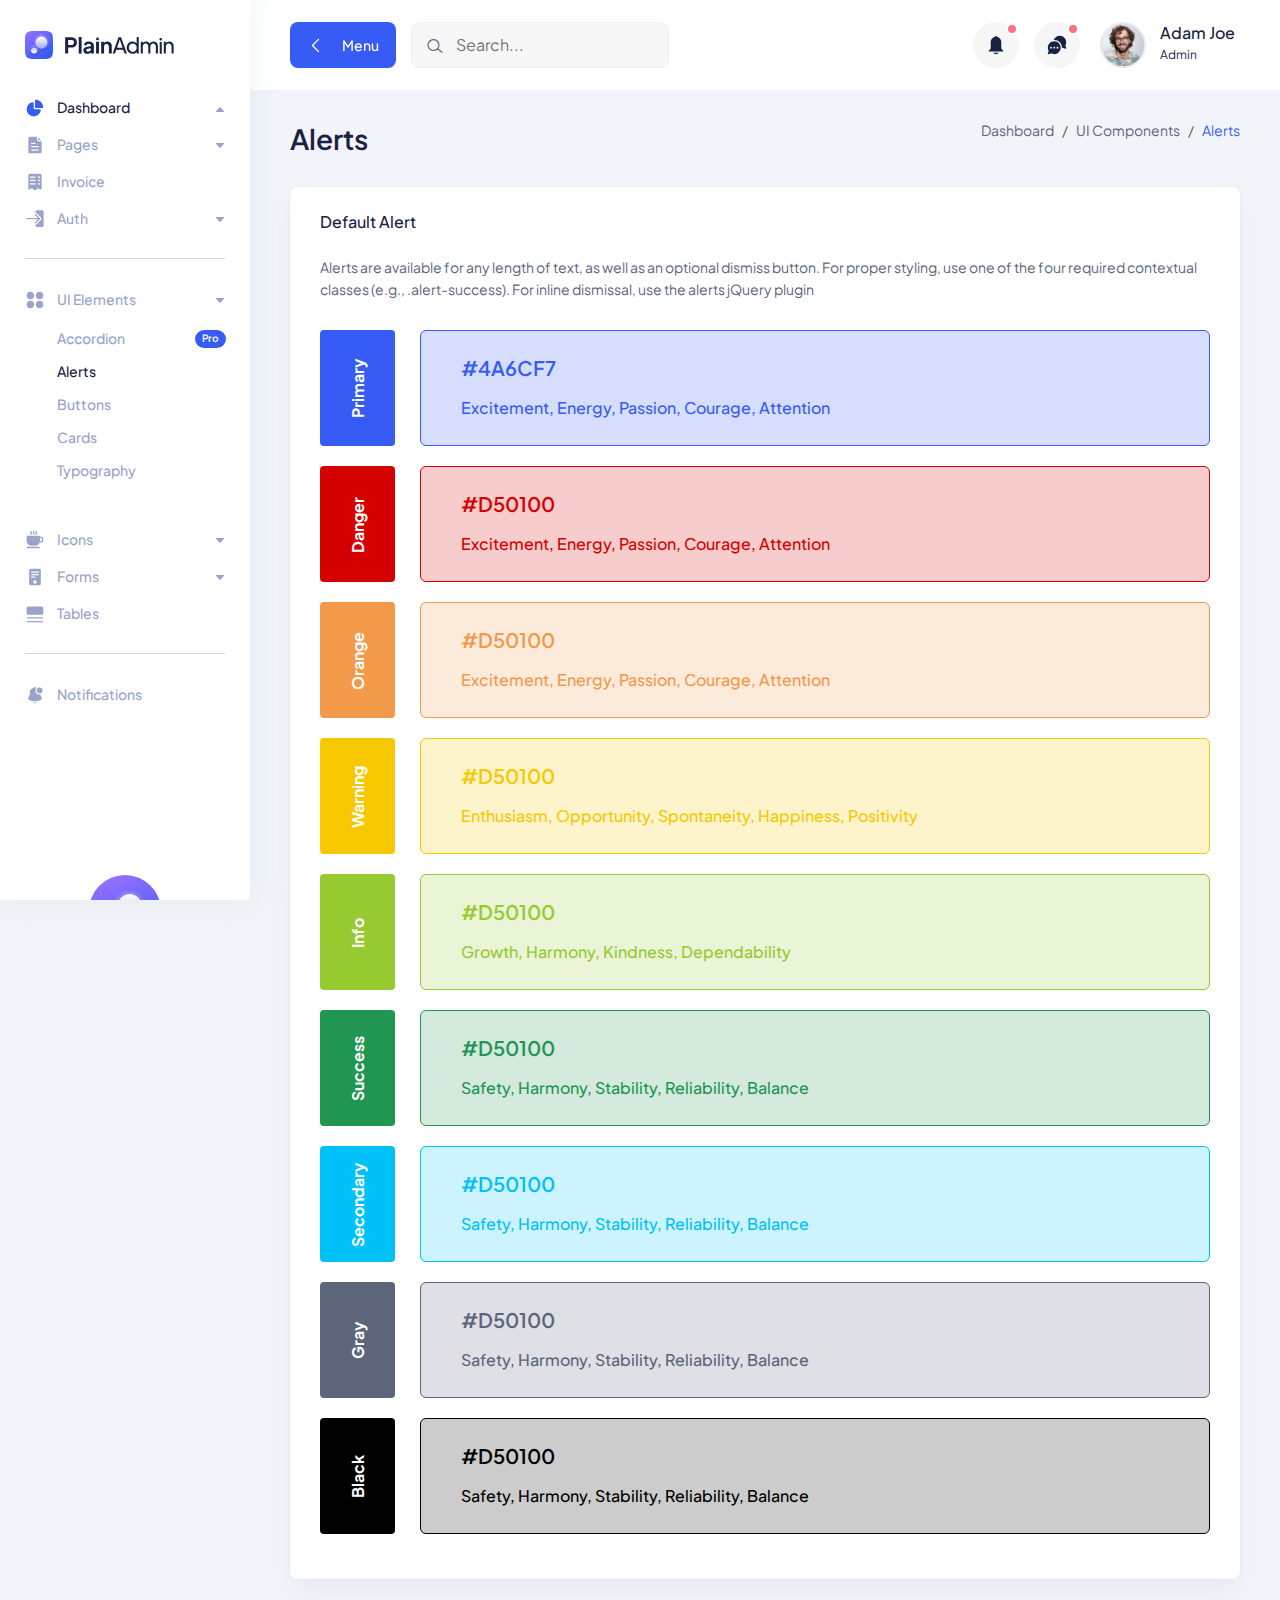
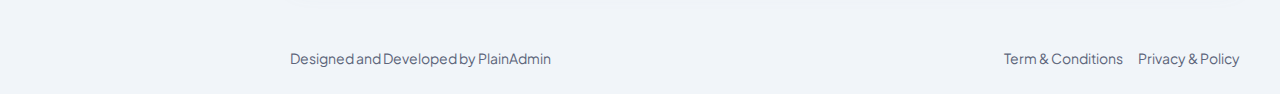
<file: alerts.html>
<!DOCTYPE html>
<html lang="en">
  <head>
    <meta charset="UTF-8" />
    <meta http-equiv="X-UA-Compatible" content="IE=edge" />
    <meta name="viewport" content="width=device-width, initial-scale=1.0" />
    <link rel="shortcut icon" href="assets/images/favicon.svg" type="image/x-icon" />
    <title>Alerts | PlainAdmin Demo</title>

    <!-- ========== All CSS files linkup ========= -->
    <link rel="stylesheet" href="assets/css/bootstrap.min.css" />
    <link rel="stylesheet" href="assets/css/lineicons.css" />
    <link rel="stylesheet" href="assets/css/materialdesignicons.min.css" />
    <link rel="stylesheet" href="assets/css/fullcalendar.css" />
    <link rel="stylesheet" href="assets/css/main.css" />
  </head>
  <body>
    <!-- ======== Preloader =========== -->
    <div id="preloader">
      <div class="spinner"></div>
    </div>
    <!-- ======== Preloader =========== -->

    <!-- ======== sidebar-nav start =========== -->
    <aside class="sidebar-nav-wrapper">
      <div class="navbar-logo">
        <a href="index.html">
          <img src="assets/images/logo/logo.svg" alt="logo" />
        </a>
      </div>
      <nav class="sidebar-nav">
        <ul>
          <li class="nav-item nav-item-has-children">
            <a
              href="#0"
              data-bs-toggle="collapse"
              data-bs-target="#ddmenu_1"
              aria-controls="ddmenu_1"
              aria-expanded="false"
              aria-label="Toggle navigation"
            >
              <span class="icon">
                <svg width="20" height="20" viewBox="0 0 20 20" fill="none" xmlns="http://www.w3.org/2000/svg">
                  <path
                    d="M8.74999 18.3333C12.2376 18.3333 15.1364 15.8128 15.7244 12.4941C15.8448 11.8143 15.2737 11.25 14.5833 11.25H9.99999C9.30966 11.25 8.74999 10.6903 8.74999 10V5.41666C8.74999 4.7263 8.18563 4.15512 7.50586 4.27556C4.18711 4.86357 1.66666 7.76243 1.66666 11.25C1.66666 15.162 4.83797 18.3333 8.74999 18.3333Z" />
                  <path
                    d="M17.0833 10C17.7737 10 18.3432 9.43708 18.2408 8.75433C17.7005 5.14918 14.8508 2.29947 11.2457 1.75912C10.5629 1.6568 10 2.2263 10 2.91665V9.16666C10 9.62691 10.3731 10 10.8333 10H17.0833Z" />
                </svg>
              </span>
              <span class="text">Dashboard</span>
            </a>
            <ul id="ddmenu_1" class="collapse dropdown-nav">
              <li>
                <a href="index.html">
                  <span class="text"> eCommerce </span>
                </a>
              </li>
            </ul>
          </li>
          <li class="nav-item nav-item-has-children">
            <a
              href="#0"
              class="collapsed"
              data-bs-toggle="collapse"
              data-bs-target="#ddmenu_2"
              aria-controls="ddmenu_2"
              aria-expanded="false"
              aria-label="Toggle navigation"
            >
              <span class="icon">
                <svg width="20" height="20" viewBox="0 0 20 20" fill="none" xmlns="http://www.w3.org/2000/svg">
                  <path
                    d="M11.8097 1.66667C11.8315 1.66667 11.8533 1.6671 11.875 1.66796V4.16667C11.875 5.43232 12.901 6.45834 14.1667 6.45834H16.6654C16.6663 6.48007 16.6667 6.50186 16.6667 6.5237V16.6667C16.6667 17.5872 15.9205 18.3333 15 18.3333H5.00001C4.07954 18.3333 3.33334 17.5872 3.33334 16.6667V3.33334C3.33334 2.41286 4.07954 1.66667 5.00001 1.66667H11.8097ZM6.66668 7.70834C6.3215 7.70834 6.04168 7.98816 6.04168 8.33334C6.04168 8.67851 6.3215 8.95834 6.66668 8.95834H10C10.3452 8.95834 10.625 8.67851 10.625 8.33334C10.625 7.98816 10.3452 7.70834 10 7.70834H6.66668ZM6.04168 11.6667C6.04168 12.0118 6.3215 12.2917 6.66668 12.2917H13.3333C13.6785 12.2917 13.9583 12.0118 13.9583 11.6667C13.9583 11.3215 13.6785 11.0417 13.3333 11.0417H6.66668C6.3215 11.0417 6.04168 11.3215 6.04168 11.6667ZM6.66668 14.375C6.3215 14.375 6.04168 14.6548 6.04168 15C6.04168 15.3452 6.3215 15.625 6.66668 15.625H13.3333C13.6785 15.625 13.9583 15.3452 13.9583 15C13.9583 14.6548 13.6785 14.375 13.3333 14.375H6.66668Z" />
                  <path
                    d="M13.125 2.29167L16.0417 5.20834H14.1667C13.5913 5.20834 13.125 4.74197 13.125 4.16667V2.29167Z" />
                </svg>
              </span>
              <span class="text">Pages</span>
            </a>
            <ul id="ddmenu_2" class="collapse dropdown-nav">
              <li>
                <a href="settings.html"> Settings </a>
              </li>
              <li>
                <a href="blank-page.html"> Blank Page </a>
              </li>
            </ul>
          </li>
          <li class="nav-item">
            <a href="invoice.html">
              <span class="icon">
                <svg width="20" height="20" viewBox="0 0 20 20" fill="none" xmlns="http://www.w3.org/2000/svg">
                  <path
                    d="M3.33334 3.35442C3.33334 2.4223 4.07954 1.66666 5.00001 1.66666H15C15.9205 1.66666 16.6667 2.4223 16.6667 3.35442V16.8565C16.6667 17.5519 15.8827 17.9489 15.3333 17.5317L13.8333 16.3924C13.537 16.1673 13.1297 16.1673 12.8333 16.3924L10.5 18.1646C10.2037 18.3896 9.79634 18.3896 9.50001 18.1646L7.16668 16.3924C6.87038 16.1673 6.46298 16.1673 6.16668 16.3924L4.66668 17.5317C4.11731 17.9489 3.33334 17.5519 3.33334 16.8565V3.35442ZM4.79168 5.04218C4.79168 5.39173 5.0715 5.6751 5.41668 5.6751H10C10.3452 5.6751 10.625 5.39173 10.625 5.04218C10.625 4.69264 10.3452 4.40927 10 4.40927H5.41668C5.0715 4.40927 4.79168 4.69264 4.79168 5.04218ZM5.41668 7.7848C5.0715 7.7848 4.79168 8.06817 4.79168 8.41774C4.79168 8.76724 5.0715 9.05066 5.41668 9.05066H10C10.3452 9.05066 10.625 8.76724 10.625 8.41774C10.625 8.06817 10.3452 7.7848 10 7.7848H5.41668ZM4.79168 11.7932C4.79168 12.1428 5.0715 12.4262 5.41668 12.4262H10C10.3452 12.4262 10.625 12.1428 10.625 11.7932C10.625 11.4437 10.3452 11.1603 10 11.1603H5.41668C5.0715 11.1603 4.79168 11.4437 4.79168 11.7932ZM13.3333 4.40927C12.9882 4.40927 12.7083 4.69264 12.7083 5.04218C12.7083 5.39173 12.9882 5.6751 13.3333 5.6751H14.5833C14.9285 5.6751 15.2083 5.39173 15.2083 5.04218C15.2083 4.69264 14.9285 4.40927 14.5833 4.40927H13.3333ZM12.7083 8.41774C12.7083 8.76724 12.9882 9.05066 13.3333 9.05066H14.5833C14.9285 9.05066 15.2083 8.76724 15.2083 8.41774C15.2083 8.06817 14.9285 7.7848 14.5833 7.7848H13.3333C12.9882 7.7848 12.7083 8.06817 12.7083 8.41774ZM13.3333 11.1603C12.9882 11.1603 12.7083 11.4437 12.7083 11.7932C12.7083 12.1428 12.9882 12.4262 13.3333 12.4262H14.5833C14.9285 12.4262 15.2083 12.1428 15.2083 11.7932C15.2083 11.4437 14.9285 11.1603 14.5833 11.1603H13.3333Z" />
                </svg>
              </span>
              <span class="text">Invoice</span>
            </a>
          </li>
          <li class="nav-item nav-item-has-children">
            <a
              href="#0"
              class="collapsed"
              data-bs-toggle="collapse"
              data-bs-target="#ddmenu_3"
              aria-controls="ddmenu_3"
              aria-expanded="false"
              aria-label="Toggle navigation"
            >
              <span class="icon">
                <svg width="20" height="20" viewBox="0 0 20 20" fill="none" xmlns="http://www.w3.org/2000/svg">
                  <path
                    d="M14.9211 10.1294C15.1652 9.88534 15.1652 9.48967 14.9211 9.24559L10.7544 5.0789C10.5103 4.83482 10.1147 4.83482 9.87057 5.0789C9.62649 5.32297 9.62649 5.71871 9.87057 5.96278L12.9702 9.06251H1.97916C1.63398 9.06251 1.35416 9.34234 1.35416 9.68751C1.35416 10.0327 1.63398 10.3125 1.97916 10.3125H12.9702L9.87057 13.4123C9.62649 13.6563 9.62649 14.052 9.87057 14.2961C10.1147 14.5402 10.5103 14.5402 10.7544 14.2961L14.9211 10.1294Z" />
                  <path
                    d="M11.6383 15.18L15.805 11.0133C16.5373 10.2811 16.5373 9.09391 15.805 8.36166L11.6383 4.195C11.2722 3.82888 10.7923 3.64582 10.3125 3.64582V3.02082C10.3125 2.10035 11.0587 1.35416 11.9792 1.35416H16.9792C17.8997 1.35416 18.6458 2.10035 18.6458 3.02082V16.3542C18.6458 17.2747 17.8997 18.0208 16.9792 18.0208H11.9792C11.0587 18.0208 10.3125 17.2747 10.3125 16.3542V15.7292C10.7923 15.7292 11.2722 15.5461 11.6383 15.18Z" />
                </svg>
              </span>
              <span class="text">Auth</span>
            </a>
            <ul id="ddmenu_3" class="collapse dropdown-nav">
              <li>
                <a href="signin.html"> Sign In </a>
              </li>
              <li>
                <a href="signup.html"> Sign Up </a>
              </li>
            </ul>
          </li>
          <span class="divider"><hr /></span>
          <li class="nav-item nav-item-has-children">
            <a
              href="#0"
              class="collapsed"
              data-bs-toggle="collapse"
              data-bs-target="#ddmenu_4"
              aria-controls="ddmenu_4"
              aria-expanded="false"
              aria-label="Toggle navigation"
            >
              <span class="icon">
                <svg width="20" height="20" viewBox="0 0 20 20" fill="none" xmlns="http://www.w3.org/2000/svg">
                  <path
                    d="M1.66666 5.41669C1.66666 3.34562 3.34559 1.66669 5.41666 1.66669C7.48772 1.66669 9.16666 3.34562 9.16666 5.41669C9.16666 7.48775 7.48772 9.16669 5.41666 9.16669C3.34559 9.16669 1.66666 7.48775 1.66666 5.41669Z" />
                  <path
                    d="M1.66666 14.5834C1.66666 12.5123 3.34559 10.8334 5.41666 10.8334C7.48772 10.8334 9.16666 12.5123 9.16666 14.5834C9.16666 16.6545 7.48772 18.3334 5.41666 18.3334C3.34559 18.3334 1.66666 16.6545 1.66666 14.5834Z" />
                  <path
                    d="M10.8333 5.41669C10.8333 3.34562 12.5123 1.66669 14.5833 1.66669C16.6544 1.66669 18.3333 3.34562 18.3333 5.41669C18.3333 7.48775 16.6544 9.16669 14.5833 9.16669C12.5123 9.16669 10.8333 7.48775 10.8333 5.41669Z" />
                  <path
                    d="M10.8333 14.5834C10.8333 12.5123 12.5123 10.8334 14.5833 10.8334C16.6544 10.8334 18.3333 12.5123 18.3333 14.5834C18.3333 16.6545 16.6544 18.3334 14.5833 18.3334C12.5123 18.3334 10.8333 16.6545 10.8333 14.5834Z" />
                </svg>
              </span>
              <span class="text">UI Elements </span>
            </a>
            <ul id="ddmenu_4" class="collapsed show dropdown-nav">
              <li>
                <a href="accordion.html">
                  <span class="text">
                    Accordion <span class="pro-badge">Pro</span>
                  </span>
                </a>
              </li>
              <li>
                <a href="alerts.html" class="active"> Alerts </a>
              </li>
              <li>
                <a href="buttons.html"> Buttons </a>
              </li>
              <li>
                <a href="cards.html"> Cards </a>
              </li>
              <li>
                <a href="typography.html"> Typography </a>
              </li>
            </ul>
          </li>
          <li class="nav-item nav-item-has-children">
            <a
              href="#0"
              class="collapsed"
              data-bs-toggle="collapse"
              data-bs-target="#ddmenu_55"
              aria-controls="ddmenu_55"
              aria-expanded="false"
              aria-label="Toggle navigation"
            >
              <span class="icon">
                <svg width="20" height="20" viewBox="0 0 20 20" fill="none" xmlns="http://www.w3.org/2000/svg">
                  <path
                    d="M5.48663 1.1466C5.77383 0.955131 6.16188 1.03274 6.35335 1.31994L6.87852 2.10769C7.20508 2.59755 7.20508 3.23571 6.87852 3.72556L6.35335 4.51331C6.16188 4.80052 5.77383 4.87813 5.48663 4.68666C5.19943 4.49519 5.12182 4.10715 5.31328 3.81994L5.83845 3.03219C5.88511 2.96221 5.88511 2.87105 5.83845 2.80106L5.31328 2.01331C5.12182 1.72611 5.19943 1.33806 5.48663 1.1466Z" />
                  <path
                    d="M2.49999 5.83331C2.03976 5.83331 1.66666 6.2064 1.66666 6.66665V10.8333C1.66666 13.5948 3.90523 15.8333 6.66666 15.8333H9.99999C12.1856 15.8333 14.0436 14.431 14.7235 12.4772C14.8134 12.4922 14.9058 12.5 15 12.5H16.6667C17.5872 12.5 18.3333 11.7538 18.3333 10.8333V8.33331C18.3333 7.41284 17.5872 6.66665 16.6667 6.66665H15C15 6.2064 14.6269 5.83331 14.1667 5.83331H2.49999ZM14.9829 11.2496C14.9942 11.1123 15 10.9735 15 10.8333V7.91665H16.6667C16.8967 7.91665 17.0833 8.10319 17.0833 8.33331V10.8333C17.0833 11.0634 16.8967 11.25 16.6667 11.25H15L14.9898 11.2498L14.9829 11.2496Z" />
                  <path
                    d="M8.85332 1.31994C8.6619 1.03274 8.27383 0.955131 7.98663 1.1466C7.69943 1.33806 7.62182 1.72611 7.81328 2.01331L8.33848 2.80106C8.38507 2.87105 8.38507 2.96221 8.33848 3.03219L7.81328 3.81994C7.62182 4.10715 7.69943 4.49519 7.98663 4.68666C8.27383 4.87813 8.6619 4.80052 8.85332 4.51331L9.37848 3.72556C9.70507 3.23571 9.70507 2.59755 9.37848 2.10769L8.85332 1.31994Z" />
                  <path
                    d="M10.4867 1.1466C10.7738 0.955131 11.1619 1.03274 11.3533 1.31994L11.8785 2.10769C12.2051 2.59755 12.2051 3.23571 11.8785 3.72556L11.3533 4.51331C11.1619 4.80052 10.7738 4.87813 10.4867 4.68666C10.1994 4.49519 10.1218 4.10715 10.3133 3.81994L10.8385 3.03219C10.8851 2.96221 10.8851 2.87105 10.8385 2.80106L10.3133 2.01331C10.1218 1.72611 10.1994 1.33806 10.4867 1.1466Z" />
                  <path
                    d="M2.49999 16.6667C2.03976 16.6667 1.66666 17.0398 1.66666 17.5C1.66666 17.9602 2.03976 18.3334 2.49999 18.3334H14.1667C14.6269 18.3334 15 17.9602 15 17.5C15 17.0398 14.6269 16.6667 14.1667 16.6667H2.49999Z" />
                </svg>
              </span>
              <span class="text">Icons</span>
            </a>
            <ul id="ddmenu_55" class="collapse dropdown-nav">
              <li>
                <a href="icons.html"> LineIcons </a>
              </li>
              <li>
                <a href="mdi-icons.html"> MDI Icons </a>
              </li>
            </ul>
          </li>
          <li class="nav-item nav-item-has-children">
            <a
              href="#0"
              class="collapsed"
              data-bs-toggle="collapse"
              data-bs-target="#ddmenu_5"
              aria-controls="ddmenu_5"
              aria-expanded="false"
              aria-label="Toggle navigation"
            >
              <span class="icon">
                <svg width="20" height="20" viewBox="0 0 20 20" fill="none" xmlns="http://www.w3.org/2000/svg">
                  <path
                    d="M4.16666 3.33335C4.16666 2.41288 4.91285 1.66669 5.83332 1.66669H14.1667C15.0872 1.66669 15.8333 2.41288 15.8333 3.33335V16.6667C15.8333 17.5872 15.0872 18.3334 14.1667 18.3334H5.83332C4.91285 18.3334 4.16666 17.5872 4.16666 16.6667V3.33335ZM6.04166 5.00002C6.04166 5.3452 6.32148 5.62502 6.66666 5.62502H13.3333C13.6785 5.62502 13.9583 5.3452 13.9583 5.00002C13.9583 4.65485 13.6785 4.37502 13.3333 4.37502H6.66666C6.32148 4.37502 6.04166 4.65485 6.04166 5.00002ZM6.66666 6.87502C6.32148 6.87502 6.04166 7.15485 6.04166 7.50002C6.04166 7.8452 6.32148 8.12502 6.66666 8.12502H13.3333C13.6785 8.12502 13.9583 7.8452 13.9583 7.50002C13.9583 7.15485 13.6785 6.87502 13.3333 6.87502H6.66666ZM6.04166 10C6.04166 10.3452 6.32148 10.625 6.66666 10.625H9.99999C10.3452 10.625 10.625 10.3452 10.625 10C10.625 9.65485 10.3452 9.37502 9.99999 9.37502H6.66666C6.32148 9.37502 6.04166 9.65485 6.04166 10ZM9.99999 16.6667C10.9205 16.6667 11.6667 15.9205 11.6667 15C11.6667 14.0795 10.9205 13.3334 9.99999 13.3334C9.07949 13.3334 8.33332 14.0795 8.33332 15C8.33332 15.9205 9.07949 16.6667 9.99999 16.6667Z" />
                </svg>
              </span>
              <span class="text"> Forms </span>
            </a>
            <ul id="ddmenu_5" class="collapse dropdown-nav">
              <li>
                <a href="form-elements.html"> Form Elements </a>
              </li>
              <li>
                <a href="form-layout.html">
                  <span class="text">
                    Form Layout <span class="pro-badge">Pro</span>
                  </span>
                </a>
              </li>
            </ul>
          </li>
          <li class="nav-item">
            <a href="tables.html">
              <span class="icon">
                <svg width="20" height="20" viewBox="0 0 20 20" fill="none" xmlns="http://www.w3.org/2000/svg">
                  <path
                    d="M1.66666 4.16667C1.66666 3.24619 2.41285 2.5 3.33332 2.5H16.6667C17.5872 2.5 18.3333 3.24619 18.3333 4.16667V9.16667C18.3333 10.0872 17.5872 10.8333 16.6667 10.8333H3.33332C2.41285 10.8333 1.66666 10.0872 1.66666 9.16667V4.16667Z" />
                  <path
                    d="M1.875 13.75C1.875 13.4048 2.15483 13.125 2.5 13.125H17.5C17.8452 13.125 18.125 13.4048 18.125 13.75C18.125 14.0952 17.8452 14.375 17.5 14.375H2.5C2.15483 14.375 1.875 14.0952 1.875 13.75Z" />
                  <path
                    d="M2.5 16.875C2.15483 16.875 1.875 17.1548 1.875 17.5C1.875 17.8452 2.15483 18.125 2.5 18.125H17.5C17.8452 18.125 18.125 17.8452 18.125 17.5C18.125 17.1548 17.8452 16.875 17.5 16.875H2.5Z" />
                </svg>
              </span>
              <span class="text">Tables</span>
            </a>
          </li>
          <span class="divider"><hr /></span>

          <li class="nav-item">
            <a href="notification.html">
              <span class="icon">
                <svg width="20" height="20" viewBox="0 0 20 20" fill="none" xmlns="http://www.w3.org/2000/svg">
                  <path
                    d="M10.8333 2.50008C10.8333 2.03984 10.4602 1.66675 9.99999 1.66675C9.53975 1.66675 9.16666 2.03984 9.16666 2.50008C9.16666 2.96032 9.53975 3.33341 9.99999 3.33341C10.4602 3.33341 10.8333 2.96032 10.8333 2.50008Z" />
                  <path
                    d="M17.5 5.41673C17.5 7.02756 16.1942 8.33339 14.5833 8.33339C12.9725 8.33339 11.6667 7.02756 11.6667 5.41673C11.6667 3.80589 12.9725 2.50006 14.5833 2.50006C16.1942 2.50006 17.5 3.80589 17.5 5.41673Z" />
                  <path
                    d="M11.4272 2.69637C10.9734 2.56848 10.4947 2.50006 10 2.50006C7.10054 2.50006 4.75003 4.85057 4.75003 7.75006V9.20873C4.75003 9.72814 4.62082 10.2393 4.37404 10.6963L3.36705 12.5611C2.89938 13.4272 3.26806 14.5081 4.16749 14.9078C7.88074 16.5581 12.1193 16.5581 15.8326 14.9078C16.732 14.5081 17.1007 13.4272 16.633 12.5611L15.626 10.6963C15.43 10.3333 15.3081 9.93606 15.2663 9.52773C15.0441 9.56431 14.8159 9.58339 14.5833 9.58339C12.2822 9.58339 10.4167 7.71791 10.4167 5.41673C10.4167 4.37705 10.7975 3.42631 11.4272 2.69637Z" />
                  <path
                    d="M7.48901 17.1925C8.10004 17.8918 8.99841 18.3335 10 18.3335C11.0016 18.3335 11.9 17.8918 12.511 17.1925C10.8482 17.4634 9.15183 17.4634 7.48901 17.1925Z" />
                </svg>
              </span>
              <span class="text">Notifications</span>
            </a>
          </li>
        </ul>
      </nav>
      <div class="promo-box">
        <div class="promo-icon">
          <img class="mx-auto" src="./assets/images/logo/logo-icon-big.svg" alt="Logo">
        </div>
        <h3>Upgrade to PRO</h3>
        <p>Improve your development process and start doing more with PlainAdmin PRO!</p>
        <a href="https://plainadmin.com/pro" target="_blank" rel="nofollow" class="main-btn primary-btn btn-hover">
          Upgrade to PRO
        </a>
      </div>
    </aside>
    <div class="overlay"></div>
    <!-- ======== sidebar-nav end =========== -->

    <!-- ======== main-wrapper start =========== -->
    <main class="main-wrapper">
      <!-- ========== header start ========== -->
      <header class="header">
        <div class="container-fluid">
          <div class="row">
            <div class="col-lg-5 col-md-5 col-6">
              <div class="header-left d-flex align-items-center">
                <div class="menu-toggle-btn mr-15">
                  <button id="menu-toggle" class="main-btn primary-btn btn-hover">
                    <i class="lni lni-chevron-left me-2"></i> Menu
                  </button>
                </div>
                <div class="header-search d-none d-md-flex">
                  <form action="#">
                    <input type="text" placeholder="Search..." />
                    <button><i class="lni lni-search-alt"></i></button>
                  </form>
                </div>
              </div>
            </div>
            <div class="col-lg-7 col-md-7 col-6">
              <div class="header-right">
                <!-- notification start -->
                <div class="notification-box ml-15 d-none d-md-flex">
                  <button class="dropdown-toggle" type="button" id="notification" data-bs-toggle="dropdown"
                    aria-expanded="false">
                    <svg width="22" height="22" viewBox="0 0 22 22" fill="none" xmlns="http://www.w3.org/2000/svg">
                      <path
                        d="M11 20.1667C9.88317 20.1667 8.88718 19.63 8.23901 18.7917H13.761C13.113 19.63 12.1169 20.1667 11 20.1667Z"
                        fill="" />
                      <path
                        d="M10.1157 2.74999C10.1157 2.24374 10.5117 1.83333 11 1.83333C11.4883 1.83333 11.8842 2.24374 11.8842 2.74999V2.82604C14.3932 3.26245 16.3051 5.52474 16.3051 8.24999V14.287C16.3051 14.5301 16.3982 14.7633 16.564 14.9352L18.2029 16.6342C18.4814 16.9229 18.2842 17.4167 17.8903 17.4167H4.10961C3.71574 17.4167 3.5185 16.9229 3.797 16.6342L5.43589 14.9352C5.6017 14.7633 5.69485 14.5301 5.69485 14.287V8.24999C5.69485 5.52474 7.60672 3.26245 10.1157 2.82604V2.74999Z"
                        fill="" />
                    </svg>
                    <span></span>
                  </button>
                  <ul class="dropdown-menu dropdown-menu-end" aria-labelledby="notification">
                    <li>
                      <a href="#0">
                        <div class="image">
                          <img src="assets/images/lead/lead-6.png" alt="" />
                        </div>
                        <div class="content">
                          <h6>
                            John Doe
                            <span class="text-regular">
                              comment on a product.
                            </span>
                          </h6>
                          <p>
                            Lorem ipsum dolor sit amet, consect etur adipiscing
                            elit Vivamus tortor.
                          </p>
                          <span>10 mins ago</span>
                        </div>
                      </a>
                    </li>
                    <li>
                      <a href="#0">
                        <div class="image">
                          <img src="assets/images/lead/lead-1.png" alt="" />
                        </div>
                        <div class="content">
                          <h6>
                            Jonathon
                            <span class="text-regular">
                              like on a product.
                            </span>
                          </h6>
                          <p>
                            Lorem ipsum dolor sit amet, consect etur adipiscing
                            elit Vivamus tortor.
                          </p>
                          <span>10 mins ago</span>
                        </div>
                      </a>
                    </li>
                  </ul>
                </div>
                <!-- notification end -->
                <!-- message start -->
                <div class="header-message-box ml-15 d-none d-md-flex">
                  <button class="dropdown-toggle" type="button" id="message" data-bs-toggle="dropdown"
                    aria-expanded="false">
                    <svg width="22" height="22" viewBox="0 0 22 22" fill="none" xmlns="http://www.w3.org/2000/svg">
                      <path
                        d="M7.74866 5.97421C7.91444 5.96367 8.08162 5.95833 8.25005 5.95833C12.5532 5.95833 16.0417 9.4468 16.0417 13.75C16.0417 13.9184 16.0364 14.0856 16.0259 14.2514C16.3246 14.138 16.6127 14.003 16.8883 13.8482L19.2306 14.629C19.7858 14.8141 20.3141 14.2858 20.129 13.7306L19.3482 11.3882C19.8694 10.4604 20.1667 9.38996 20.1667 8.25C20.1667 4.70617 17.2939 1.83333 13.75 1.83333C11.0077 1.83333 8.66702 3.55376 7.74866 5.97421Z"
                        fill="" />
                      <path
                        d="M14.6667 13.75C14.6667 17.2938 11.7939 20.1667 8.25004 20.1667C7.11011 20.1667 6.03962 19.8694 5.11182 19.3482L2.76946 20.129C2.21421 20.3141 1.68597 19.7858 1.87105 19.2306L2.65184 16.8882C2.13062 15.9604 1.83338 14.89 1.83338 13.75C1.83338 10.2062 4.70622 7.33333 8.25004 7.33333C11.7939 7.33333 14.6667 10.2062 14.6667 13.75ZM5.95838 13.75C5.95838 13.2437 5.54797 12.8333 5.04171 12.8333C4.53545 12.8333 4.12504 13.2437 4.12504 13.75C4.12504 14.2563 4.53545 14.6667 5.04171 14.6667C5.54797 14.6667 5.95838 14.2563 5.95838 13.75ZM9.16671 13.75C9.16671 13.2437 8.7563 12.8333 8.25004 12.8333C7.74379 12.8333 7.33338 13.2437 7.33338 13.75C7.33338 14.2563 7.74379 14.6667 8.25004 14.6667C8.7563 14.6667 9.16671 14.2563 9.16671 13.75ZM11.4584 14.6667C11.9647 14.6667 12.375 14.2563 12.375 13.75C12.375 13.2437 11.9647 12.8333 11.4584 12.8333C10.9521 12.8333 10.5417 13.2437 10.5417 13.75C10.5417 14.2563 10.9521 14.6667 11.4584 14.6667Z"
                        fill="" />
                    </svg>
                    <span></span>
                  </button>
                  <ul class="dropdown-menu dropdown-menu-end" aria-labelledby="message">
                    <li>
                      <a href="#0">
                        <div class="image">
                          <img src="assets/images/lead/lead-5.png" alt="" />
                        </div>
                        <div class="content">
                          <h6>Jacob Jones</h6>
                          <p>Hey!I can across your profile and ...</p>
                          <span>10 mins ago</span>
                        </div>
                      </a>
                    </li>
                    <li>
                      <a href="#0">
                        <div class="image">
                          <img src="assets/images/lead/lead-3.png" alt="" />
                        </div>
                        <div class="content">
                          <h6>John Doe</h6>
                          <p>Would you mind please checking out</p>
                          <span>12 mins ago</span>
                        </div>
                      </a>
                    </li>
                    <li>
                      <a href="#0">
                        <div class="image">
                          <img src="assets/images/lead/lead-2.png" alt="" />
                        </div>
                        <div class="content">
                          <h6>Anee Lee</h6>
                          <p>Hey! are you available for freelance?</p>
                          <span>1h ago</span>
                        </div>
                      </a>
                    </li>
                  </ul>
                </div>
                <!-- message end -->
                <!-- profile start -->
                <div class="profile-box ml-15">
                  <button class="dropdown-toggle bg-transparent border-0" type="button" id="profile"
                    data-bs-toggle="dropdown" aria-expanded="false">
                    <div class="profile-info">
                      <div class="info">
                        <div class="image">
                          <img src="assets/images/profile/profile-image.png" alt="" />
                        </div>
                        <div>
                          <h6 class="fw-500">Adam Joe</h6>
                          <p>Admin</p>
                        </div>
                      </div>
                    </div>
                  </button>
                  <ul class="dropdown-menu dropdown-menu-end" aria-labelledby="profile">
                    <li>
                      <div class="author-info flex items-center !p-1">
                        <div class="image">
                          <img src="assets/images/profile/profile-image.png" alt="image">
                        </div>
                        <div class="content">
                          <h4 class="text-sm">Adam Joe</h4>
                          <a class="text-black/40 dark:text-white/40 hover:text-black dark:hover:text-white text-xs"
                            href="#">Email@gmail.com</a>
                        </div>
                      </div>
                    </li>
                    <li class="divider"></li>
                    <li>
                      <a href="#0">
                        <i class="lni lni-user"></i> View Profile
                      </a>
                    </li>
                    <li>
                      <a href="#0">
                        <i class="lni lni-alarm"></i> Notifications
                      </a>
                    </li>
                    <li>
                      <a href="#0"> <i class="lni lni-inbox"></i> Messages </a>
                    </li>
                    <li>
                      <a href="#0"> <i class="lni lni-cog"></i> Settings </a>
                    </li>
                    <li class="divider"></li>
                    <li>
                      <a href="#0"> <i class="lni lni-exit"></i> Sign Out </a>
                    </li>
                  </ul>
                </div>
                <!-- profile end -->
              </div>
            </div>
          </div>
        </div>
      </header>
      <!-- ========== header end ========== -->

      <!-- ========== alert components start ========== -->
      <section class="alert-components">
        <div class="container-fluid">
          <!-- ========== title-wrapper start ========== -->
          <div class="title-wrapper pt-30">
            <div class="row align-items-center">
              <div class="col-md-6">
                <div class="title">
                  <h2>Alerts</h2>
                </div>
              </div>
              <!-- end col -->
              <div class="col-md-6">
                <div class="breadcrumb-wrapper">
                  <nav aria-label="breadcrumb">
                    <ol class="breadcrumb">
                      <li class="breadcrumb-item">
                        <a href="#0">Dashboard</a>
                      </li>
                      <li class="breadcrumb-item">
                        <a href="#0">UI Components</a>
                      </li>
                      <li class="breadcrumb-item active" aria-current="page">
                        Alerts
                      </li>
                    </ol>
                  </nav>
                </div>
              </div>
              <!-- end col -->
            </div>
            <!-- end row -->
          </div>
          <!-- ========== title-wrapper end ========== -->

          <!-- ========== alerts-wrapper start ========== -->
          <div class="alerts-wrapper">
            <div class="card-style mb-30">
              <h5 class="text-medium mb-25">Default Alert</h5>
              <p class="text-sm mb-30">
                Alerts are available for any length of text, as well as an
                optional dismiss button. For proper styling, use one of the four
                required contextual classes (e.g., .alert-success). For inline
                dismissal, use the alerts jQuery plugin
              </p>
              <div class="alert-list-wrapper">
                <div class="alert-box primary-alert pl-100">
                  <div class="left">
                    <h5 class="text-bold">Primary</h5>
                  </div>
                  <div class="alert">
                    <h4 class="alert-heading">#4A6CF7</h4>
                    <p class="text-medium">
                      Excitement, Energy, Passion, Courage, Attention
                    </p>
                  </div>
                </div>
                <!-- end alert-box -->
                <div class="alert-box danger-alert pl-100">
                  <div class="left">
                    <h5 class="text-bold">Danger</h5>
                  </div>
                  <div class="alert">
                    <h4 class="alert-heading">#D50100</h4>
                    <p class="text-medium">
                      Excitement, Energy, Passion, Courage, Attention
                    </p>
                  </div>
                </div>
                <!-- end alert-box -->
                <div class="alert-box orange-alert pl-100">
                  <div class="left">
                    <h5 class="text-bold">Orange</h5>
                  </div>
                  <div class="alert">
                    <h4 class="alert-heading">#D50100</h4>
                    <p class="text-medium">
                      Excitement, Energy, Passion, Courage, Attention
                    </p>
                  </div>
                </div>
                <!-- end alert-box -->
                <div class="alert-box warning-alert pl-100">
                  <div class="left">
                    <h5 class="text-bold">Warning</h5>
                  </div>
                  <div class="alert">
                    <h4 class="alert-heading">#D50100</h4>
                    <p class="text-medium">
                      Enthusiasm, Opportunity, Spontaneity, Happiness,
                      Positivity
                    </p>
                  </div>
                </div>
                <!-- end alert-box -->
                <div class="alert-box info-alert pl-100">
                  <div class="left">
                    <h5 class="text-bold">Info</h5>
                  </div>
                  <div class="alert">
                    <h4 class="alert-heading">#D50100</h4>
                    <p class="text-medium">
                      Growth, Harmony, Kindness, Dependability
                    </p>
                  </div>
                </div>
                <!-- end alert-box -->
                <div class="alert-box success-alert pl-100">
                  <div class="left">
                    <h5 class="text-bold">Success</h5>
                  </div>
                  <div class="alert">
                    <h4 class="alert-heading">#D50100</h4>
                    <p class="text-medium">
                      Safety, Harmony, Stability, Reliability, Balance
                    </p>
                  </div>
                </div>
                <!-- end alert-box -->
                <div class="alert-box secondary-alert pl-100">
                  <div class="left">
                    <h5 class="text-bold">Secondary</h5>
                  </div>
                  <div class="alert">
                    <h4 class="alert-heading">#D50100</h4>
                    <p class="text-medium">
                      Safety, Harmony, Stability, Reliability, Balance
                    </p>
                  </div>
                </div>
                <!-- end alert-box -->
                <div class="alert-box gray-alert pl-100">
                  <div class="left">
                    <h5 class="text-bold">Gray</h5>
                  </div>
                  <div class="alert">
                    <h4 class="alert-heading">#D50100</h4>
                    <p class="text-medium">
                      Safety, Harmony, Stability, Reliability, Balance
                    </p>
                  </div>
                </div>
                <!-- end alert-box -->
                <div class="alert-box black-alert pl-100">
                  <div class="left">
                    <h5 class="text-bold">Black</h5>
                  </div>
                  <div class="alert">
                    <h4 class="alert-heading">#D50100</h4>
                    <p class="text-medium">
                      Safety, Harmony, Stability, Reliability, Balance
                    </p>
                  </div>
                </div>
                <!-- end alert-box -->
              </div>
            </div>
          </div>
          <!-- ========== alerts-wrapper end ========== -->
        </div>
        <!-- end container -->
      </section>
      <!-- ========== alert components end ========== -->

      <!-- ========== footer start =========== -->
      <footer class="footer">
        <div class="container-fluid">
          <div class="row">
            <div class="col-md-6 order-last order-md-first">
              <div class="copyright text-center text-md-start">
                <p class="text-sm">
                  Designed and Developed by
                  <a href="https://plainadmin.com" rel="nofollow" target="_blank">
                    PlainAdmin
                  </a>
                </p>
              </div>
            </div>
            <!-- end col-->
            <div class="col-md-6">
              <div class="terms d-flex justify-content-center justify-content-md-end">
                <a href="#0" class="text-sm">Term & Conditions</a>
                <a href="#0" class="text-sm ml-15">Privacy & Policy</a>
              </div>
            </div>
          </div>
          <!-- end row -->
        </div>
        <!-- end container -->
      </footer>
      <!-- ========== footer end =========== -->
    </main>
    <!-- ======== main-wrapper end =========== -->

    <!-- ========= All Javascript files linkup ======== -->
    <script src="assets/js/bootstrap.bundle.min.js"></script>
    <script src="assets/js/Chart.min.js"></script>
    <script src="assets/js/dynamic-pie-chart.js"></script>
    <script src="assets/js/moment.min.js"></script>
    <script src="assets/js/fullcalendar.js"></script>
    <script src="assets/js/jvectormap.min.js"></script>
    <script src="assets/js/world-merc.js"></script>
    <script src="assets/js/polyfill.js"></script>
    <script src="assets/js/main.js"></script>
  </body>
</html>
</file>
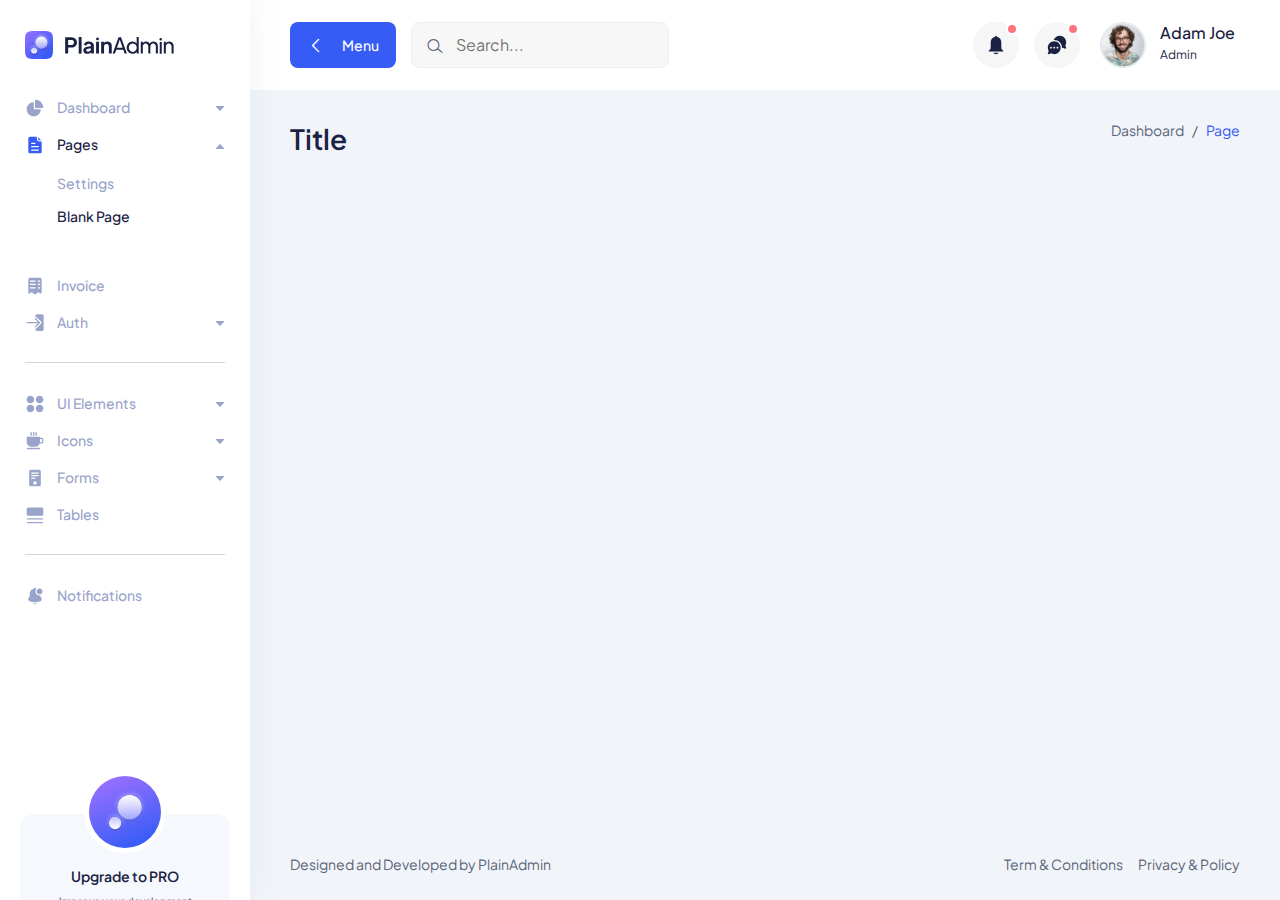
<file: blank-page.html>
<!DOCTYPE html>
<html lang="en">
  <head>
    <meta charset="UTF-8" />
    <meta http-equiv="X-UA-Compatible" content="IE=edge" />
    <meta name="viewport" content="width=device-width, initial-scale=1.0" />
    <link rel="shortcut icon" href="assets/images/favicon.svg" type="image/x-icon" />
    <title>Blank Page | PlainAdmin Demo</title>

    <!-- ========== All CSS files linkup ========= -->
    <link rel="stylesheet" href="assets/css/bootstrap.min.css" />
    <link rel="stylesheet" href="assets/css/lineicons.css" />
    <link rel="stylesheet" href="assets/css/materialdesignicons.min.css" />
    <link rel="stylesheet" href="assets/css/fullcalendar.css" />
    <link rel="stylesheet" href="assets/css/main.css" />
  </head>
  <body>
    <!-- ======== Preloader =========== -->
    <div id="preloader">
      <div class="spinner"></div>
    </div>
    <!-- ======== Preloader =========== -->

    <!-- ======== sidebar-nav start =========== -->
    <aside class="sidebar-nav-wrapper">
      <div class="navbar-logo">
        <a href="index.html">
          <img src="assets/images/logo/logo.svg" alt="logo" />
        </a>
      </div>
      <nav class="sidebar-nav">
        <ul>
          <li class="nav-item nav-item-has-children">
            <a
              href="#0"
              class="collapsed"
              data-bs-toggle="collapse"
              data-bs-target="#ddmenu_1"
              aria-controls="ddmenu_1"
              aria-expanded="false"
              aria-label="Toggle navigation"
            >
              <span class="icon">
                <svg width="20" height="20" viewBox="0 0 20 20" fill="none" xmlns="http://www.w3.org/2000/svg">
                  <path
                    d="M8.74999 18.3333C12.2376 18.3333 15.1364 15.8128 15.7244 12.4941C15.8448 11.8143 15.2737 11.25 14.5833 11.25H9.99999C9.30966 11.25 8.74999 10.6903 8.74999 10V5.41666C8.74999 4.7263 8.18563 4.15512 7.50586 4.27556C4.18711 4.86357 1.66666 7.76243 1.66666 11.25C1.66666 15.162 4.83797 18.3333 8.74999 18.3333Z" />
                  <path
                    d="M17.0833 10C17.7737 10 18.3432 9.43708 18.2408 8.75433C17.7005 5.14918 14.8508 2.29947 11.2457 1.75912C10.5629 1.6568 10 2.2263 10 2.91665V9.16666C10 9.62691 10.3731 10 10.8333 10H17.0833Z" />
                </svg>
              </span>
              <span class="text">Dashboard</span>
            </a>
            <ul id="ddmenu_1" class="collapse dropdown-nav">
              <li>
                <a href="index.html"> eCommerce </a>
              </li>
            </ul>
          </li>
          <li class="nav-item nav-item-has-children">
            <a
              href="#0"
              class=""
              data-bs-toggle="collapse"
              data-bs-target="#ddmenu_2"
              aria-controls="ddmenu_2"
              aria-expanded="false"
              aria-label="Toggle navigation"
            >
              <span class="icon">
                <svg width="20" height="20" viewBox="0 0 20 20" fill="none" xmlns="http://www.w3.org/2000/svg">
                  <path
                    d="M11.8097 1.66667C11.8315 1.66667 11.8533 1.6671 11.875 1.66796V4.16667C11.875 5.43232 12.901 6.45834 14.1667 6.45834H16.6654C16.6663 6.48007 16.6667 6.50186 16.6667 6.5237V16.6667C16.6667 17.5872 15.9205 18.3333 15 18.3333H5.00001C4.07954 18.3333 3.33334 17.5872 3.33334 16.6667V3.33334C3.33334 2.41286 4.07954 1.66667 5.00001 1.66667H11.8097ZM6.66668 7.70834C6.3215 7.70834 6.04168 7.98816 6.04168 8.33334C6.04168 8.67851 6.3215 8.95834 6.66668 8.95834H10C10.3452 8.95834 10.625 8.67851 10.625 8.33334C10.625 7.98816 10.3452 7.70834 10 7.70834H6.66668ZM6.04168 11.6667C6.04168 12.0118 6.3215 12.2917 6.66668 12.2917H13.3333C13.6785 12.2917 13.9583 12.0118 13.9583 11.6667C13.9583 11.3215 13.6785 11.0417 13.3333 11.0417H6.66668C6.3215 11.0417 6.04168 11.3215 6.04168 11.6667ZM6.66668 14.375C6.3215 14.375 6.04168 14.6548 6.04168 15C6.04168 15.3452 6.3215 15.625 6.66668 15.625H13.3333C13.6785 15.625 13.9583 15.3452 13.9583 15C13.9583 14.6548 13.6785 14.375 13.3333 14.375H6.66668Z" />
                  <path
                    d="M13.125 2.29167L16.0417 5.20834H14.1667C13.5913 5.20834 13.125 4.74197 13.125 4.16667V2.29167Z" />
                </svg>
              </span>
              <span class="text">Pages</span>
            </a>
            <ul id="ddmenu_2" class="collapse show dropdown-nav">
              <li>
                <a href="settings.html"> Settings </a>
              </li>
              <li>
                <a href="blank-page.html" class="active"> Blank Page </a>
              </li>
            </ul>
          </li>
          <li class="nav-item">
            <a href="invoice.html">
              <span class="icon">
                <svg width="20" height="20" viewBox="0 0 20 20" fill="none" xmlns="http://www.w3.org/2000/svg">
                  <path
                    d="M3.33334 3.35442C3.33334 2.4223 4.07954 1.66666 5.00001 1.66666H15C15.9205 1.66666 16.6667 2.4223 16.6667 3.35442V16.8565C16.6667 17.5519 15.8827 17.9489 15.3333 17.5317L13.8333 16.3924C13.537 16.1673 13.1297 16.1673 12.8333 16.3924L10.5 18.1646C10.2037 18.3896 9.79634 18.3896 9.50001 18.1646L7.16668 16.3924C6.87038 16.1673 6.46298 16.1673 6.16668 16.3924L4.66668 17.5317C4.11731 17.9489 3.33334 17.5519 3.33334 16.8565V3.35442ZM4.79168 5.04218C4.79168 5.39173 5.0715 5.6751 5.41668 5.6751H10C10.3452 5.6751 10.625 5.39173 10.625 5.04218C10.625 4.69264 10.3452 4.40927 10 4.40927H5.41668C5.0715 4.40927 4.79168 4.69264 4.79168 5.04218ZM5.41668 7.7848C5.0715 7.7848 4.79168 8.06817 4.79168 8.41774C4.79168 8.76724 5.0715 9.05066 5.41668 9.05066H10C10.3452 9.05066 10.625 8.76724 10.625 8.41774C10.625 8.06817 10.3452 7.7848 10 7.7848H5.41668ZM4.79168 11.7932C4.79168 12.1428 5.0715 12.4262 5.41668 12.4262H10C10.3452 12.4262 10.625 12.1428 10.625 11.7932C10.625 11.4437 10.3452 11.1603 10 11.1603H5.41668C5.0715 11.1603 4.79168 11.4437 4.79168 11.7932ZM13.3333 4.40927C12.9882 4.40927 12.7083 4.69264 12.7083 5.04218C12.7083 5.39173 12.9882 5.6751 13.3333 5.6751H14.5833C14.9285 5.6751 15.2083 5.39173 15.2083 5.04218C15.2083 4.69264 14.9285 4.40927 14.5833 4.40927H13.3333ZM12.7083 8.41774C12.7083 8.76724 12.9882 9.05066 13.3333 9.05066H14.5833C14.9285 9.05066 15.2083 8.76724 15.2083 8.41774C15.2083 8.06817 14.9285 7.7848 14.5833 7.7848H13.3333C12.9882 7.7848 12.7083 8.06817 12.7083 8.41774ZM13.3333 11.1603C12.9882 11.1603 12.7083 11.4437 12.7083 11.7932C12.7083 12.1428 12.9882 12.4262 13.3333 12.4262H14.5833C14.9285 12.4262 15.2083 12.1428 15.2083 11.7932C15.2083 11.4437 14.9285 11.1603 14.5833 11.1603H13.3333Z" />
                </svg>
              </span>
              <span class="text">Invoice</span>
            </a>
          </li>
          <li class="nav-item nav-item-has-children">
            <a
              href="#0"
              class="collapsed"
              data-bs-toggle="collapse"
              data-bs-target="#ddmenu_3"
              aria-controls="ddmenu_3"
              aria-expanded="false"
              aria-label="Toggle navigation"
            >
              <span class="icon">
                <svg width="20" height="20" viewBox="0 0 20 20" fill="none" xmlns="http://www.w3.org/2000/svg">
                  <path
                    d="M14.9211 10.1294C15.1652 9.88534 15.1652 9.48967 14.9211 9.24559L10.7544 5.0789C10.5103 4.83482 10.1147 4.83482 9.87057 5.0789C9.62649 5.32297 9.62649 5.71871 9.87057 5.96278L12.9702 9.06251H1.97916C1.63398 9.06251 1.35416 9.34234 1.35416 9.68751C1.35416 10.0327 1.63398 10.3125 1.97916 10.3125H12.9702L9.87057 13.4123C9.62649 13.6563 9.62649 14.052 9.87057 14.2961C10.1147 14.5402 10.5103 14.5402 10.7544 14.2961L14.9211 10.1294Z" />
                  <path
                    d="M11.6383 15.18L15.805 11.0133C16.5373 10.2811 16.5373 9.09391 15.805 8.36166L11.6383 4.195C11.2722 3.82888 10.7923 3.64582 10.3125 3.64582V3.02082C10.3125 2.10035 11.0587 1.35416 11.9792 1.35416H16.9792C17.8997 1.35416 18.6458 2.10035 18.6458 3.02082V16.3542C18.6458 17.2747 17.8997 18.0208 16.9792 18.0208H11.9792C11.0587 18.0208 10.3125 17.2747 10.3125 16.3542V15.7292C10.7923 15.7292 11.2722 15.5461 11.6383 15.18Z" />
                </svg>
              </span>
              <span class="text">Auth</span>
            </a>
            <ul id="ddmenu_3" class="collapse dropdown-nav">
              <li>
                <a href="signin.html"> Sign In </a>
              </li>
              <li>
                <a href="signup.html"> Sign Up </a>
              </li>
            </ul>
          </li>
          <span class="divider"><hr /></span>
          <li class="nav-item nav-item-has-children">
            <a
              href="#0"
              class="collapsed"
              data-bs-toggle="collapse"
              data-bs-target="#ddmenu_4"
              aria-controls="ddmenu_4"
              aria-expanded="false"
              aria-label="Toggle navigation"
            >
              <span class="icon">
                <svg width="20" height="20" viewBox="0 0 20 20" fill="none" xmlns="http://www.w3.org/2000/svg">
                  <path
                    d="M1.66666 5.41669C1.66666 3.34562 3.34559 1.66669 5.41666 1.66669C7.48772 1.66669 9.16666 3.34562 9.16666 5.41669C9.16666 7.48775 7.48772 9.16669 5.41666 9.16669C3.34559 9.16669 1.66666 7.48775 1.66666 5.41669Z" />
                  <path
                    d="M1.66666 14.5834C1.66666 12.5123 3.34559 10.8334 5.41666 10.8334C7.48772 10.8334 9.16666 12.5123 9.16666 14.5834C9.16666 16.6545 7.48772 18.3334 5.41666 18.3334C3.34559 18.3334 1.66666 16.6545 1.66666 14.5834Z" />
                  <path
                    d="M10.8333 5.41669C10.8333 3.34562 12.5123 1.66669 14.5833 1.66669C16.6544 1.66669 18.3333 3.34562 18.3333 5.41669C18.3333 7.48775 16.6544 9.16669 14.5833 9.16669C12.5123 9.16669 10.8333 7.48775 10.8333 5.41669Z" />
                  <path
                    d="M10.8333 14.5834C10.8333 12.5123 12.5123 10.8334 14.5833 10.8334C16.6544 10.8334 18.3333 12.5123 18.3333 14.5834C18.3333 16.6545 16.6544 18.3334 14.5833 18.3334C12.5123 18.3334 10.8333 16.6545 10.8333 14.5834Z" />
                </svg>
              </span>
              <span class="text">UI Elements </span>
            </a>
            <ul id="ddmenu_4" class="collapse dropdown-nav">
              <li>
                <a href="alerts.html"> Alerts </a>
              </li>
              <li>
                <a href="buttons.html"> Buttons </a>
              </li>
              <li>
                <a href="cards.html"> Cards </a>
              </li>
              <li>
                <a href="typography.html"> Typography </a>
              </li>
            </ul>
          </li>
          <li class="nav-item nav-item-has-children">
            <a
              href="#0"
              class="collapsed"
              data-bs-toggle="collapse"
              data-bs-target="#ddmenu_55"
              aria-controls="ddmenu_55"
              aria-expanded="false"
              aria-label="Toggle navigation"
            >
              <span class="icon">
                <svg width="20" height="20" viewBox="0 0 20 20" fill="none" xmlns="http://www.w3.org/2000/svg">
                  <path
                    d="M5.48663 1.1466C5.77383 0.955131 6.16188 1.03274 6.35335 1.31994L6.87852 2.10769C7.20508 2.59755 7.20508 3.23571 6.87852 3.72556L6.35335 4.51331C6.16188 4.80052 5.77383 4.87813 5.48663 4.68666C5.19943 4.49519 5.12182 4.10715 5.31328 3.81994L5.83845 3.03219C5.88511 2.96221 5.88511 2.87105 5.83845 2.80106L5.31328 2.01331C5.12182 1.72611 5.19943 1.33806 5.48663 1.1466Z" />
                  <path
                    d="M2.49999 5.83331C2.03976 5.83331 1.66666 6.2064 1.66666 6.66665V10.8333C1.66666 13.5948 3.90523 15.8333 6.66666 15.8333H9.99999C12.1856 15.8333 14.0436 14.431 14.7235 12.4772C14.8134 12.4922 14.9058 12.5 15 12.5H16.6667C17.5872 12.5 18.3333 11.7538 18.3333 10.8333V8.33331C18.3333 7.41284 17.5872 6.66665 16.6667 6.66665H15C15 6.2064 14.6269 5.83331 14.1667 5.83331H2.49999ZM14.9829 11.2496C14.9942 11.1123 15 10.9735 15 10.8333V7.91665H16.6667C16.8967 7.91665 17.0833 8.10319 17.0833 8.33331V10.8333C17.0833 11.0634 16.8967 11.25 16.6667 11.25H15L14.9898 11.2498L14.9829 11.2496Z" />
                  <path
                    d="M8.85332 1.31994C8.6619 1.03274 8.27383 0.955131 7.98663 1.1466C7.69943 1.33806 7.62182 1.72611 7.81328 2.01331L8.33848 2.80106C8.38507 2.87105 8.38507 2.96221 8.33848 3.03219L7.81328 3.81994C7.62182 4.10715 7.69943 4.49519 7.98663 4.68666C8.27383 4.87813 8.6619 4.80052 8.85332 4.51331L9.37848 3.72556C9.70507 3.23571 9.70507 2.59755 9.37848 2.10769L8.85332 1.31994Z" />
                  <path
                    d="M10.4867 1.1466C10.7738 0.955131 11.1619 1.03274 11.3533 1.31994L11.8785 2.10769C12.2051 2.59755 12.2051 3.23571 11.8785 3.72556L11.3533 4.51331C11.1619 4.80052 10.7738 4.87813 10.4867 4.68666C10.1994 4.49519 10.1218 4.10715 10.3133 3.81994L10.8385 3.03219C10.8851 2.96221 10.8851 2.87105 10.8385 2.80106L10.3133 2.01331C10.1218 1.72611 10.1994 1.33806 10.4867 1.1466Z" />
                  <path
                    d="M2.49999 16.6667C2.03976 16.6667 1.66666 17.0398 1.66666 17.5C1.66666 17.9602 2.03976 18.3334 2.49999 18.3334H14.1667C14.6269 18.3334 15 17.9602 15 17.5C15 17.0398 14.6269 16.6667 14.1667 16.6667H2.49999Z" />
                </svg>
              </span>
              <span class="text">Icons</span>
            </a>
            <ul id="ddmenu_55" class="collapse dropdown-nav">
              <li>
                <a href="icons.html"> LineIcons </a>
              </li>
              <li>
                <a href="mdi-icons.html"> MDI Icons </a>
              </li>
            </ul>
          </li>
          <li class="nav-item nav-item-has-children">
            <a
              href="#0"
              class="collapsed"
              data-bs-toggle="collapse"
              data-bs-target="#ddmenu_5"
              aria-controls="ddmenu_5"
              aria-expanded="false"
              aria-label="Toggle navigation"
            >
              <span class="icon">
                <svg width="20" height="20" viewBox="0 0 20 20" fill="none" xmlns="http://www.w3.org/2000/svg">
                  <path
                    d="M4.16666 3.33335C4.16666 2.41288 4.91285 1.66669 5.83332 1.66669H14.1667C15.0872 1.66669 15.8333 2.41288 15.8333 3.33335V16.6667C15.8333 17.5872 15.0872 18.3334 14.1667 18.3334H5.83332C4.91285 18.3334 4.16666 17.5872 4.16666 16.6667V3.33335ZM6.04166 5.00002C6.04166 5.3452 6.32148 5.62502 6.66666 5.62502H13.3333C13.6785 5.62502 13.9583 5.3452 13.9583 5.00002C13.9583 4.65485 13.6785 4.37502 13.3333 4.37502H6.66666C6.32148 4.37502 6.04166 4.65485 6.04166 5.00002ZM6.66666 6.87502C6.32148 6.87502 6.04166 7.15485 6.04166 7.50002C6.04166 7.8452 6.32148 8.12502 6.66666 8.12502H13.3333C13.6785 8.12502 13.9583 7.8452 13.9583 7.50002C13.9583 7.15485 13.6785 6.87502 13.3333 6.87502H6.66666ZM6.04166 10C6.04166 10.3452 6.32148 10.625 6.66666 10.625H9.99999C10.3452 10.625 10.625 10.3452 10.625 10C10.625 9.65485 10.3452 9.37502 9.99999 9.37502H6.66666C6.32148 9.37502 6.04166 9.65485 6.04166 10ZM9.99999 16.6667C10.9205 16.6667 11.6667 15.9205 11.6667 15C11.6667 14.0795 10.9205 13.3334 9.99999 13.3334C9.07949 13.3334 8.33332 14.0795 8.33332 15C8.33332 15.9205 9.07949 16.6667 9.99999 16.6667Z" />
                </svg>
              </span>
              <span class="text"> Forms </span>
            </a>
            <ul id="ddmenu_5" class="collapse dropdown-nav">
              <li>
                <a href="form-elements.html"> Form Elements </a>
              </li>
            </ul>
          </li>
          <li class="nav-item">
            <a href="tables.html">
              <span class="icon">
                <svg width="20" height="20" viewBox="0 0 20 20" fill="none" xmlns="http://www.w3.org/2000/svg">
                  <path
                    d="M1.66666 4.16667C1.66666 3.24619 2.41285 2.5 3.33332 2.5H16.6667C17.5872 2.5 18.3333 3.24619 18.3333 4.16667V9.16667C18.3333 10.0872 17.5872 10.8333 16.6667 10.8333H3.33332C2.41285 10.8333 1.66666 10.0872 1.66666 9.16667V4.16667Z" />
                  <path
                    d="M1.875 13.75C1.875 13.4048 2.15483 13.125 2.5 13.125H17.5C17.8452 13.125 18.125 13.4048 18.125 13.75C18.125 14.0952 17.8452 14.375 17.5 14.375H2.5C2.15483 14.375 1.875 14.0952 1.875 13.75Z" />
                  <path
                    d="M2.5 16.875C2.15483 16.875 1.875 17.1548 1.875 17.5C1.875 17.8452 2.15483 18.125 2.5 18.125H17.5C17.8452 18.125 18.125 17.8452 18.125 17.5C18.125 17.1548 17.8452 16.875 17.5 16.875H2.5Z" />
                </svg>
              </span>
              <span class="text">Tables</span>
            </a>
          </li>
          <span class="divider"><hr /></span>

          <li class="nav-item">
            <a href="notification.html">
              <span class="icon">
                <svg width="20" height="20" viewBox="0 0 20 20" fill="none" xmlns="http://www.w3.org/2000/svg">
                  <path
                    d="M10.8333 2.50008C10.8333 2.03984 10.4602 1.66675 9.99999 1.66675C9.53975 1.66675 9.16666 2.03984 9.16666 2.50008C9.16666 2.96032 9.53975 3.33341 9.99999 3.33341C10.4602 3.33341 10.8333 2.96032 10.8333 2.50008Z" />
                  <path
                    d="M17.5 5.41673C17.5 7.02756 16.1942 8.33339 14.5833 8.33339C12.9725 8.33339 11.6667 7.02756 11.6667 5.41673C11.6667 3.80589 12.9725 2.50006 14.5833 2.50006C16.1942 2.50006 17.5 3.80589 17.5 5.41673Z" />
                  <path
                    d="M11.4272 2.69637C10.9734 2.56848 10.4947 2.50006 10 2.50006C7.10054 2.50006 4.75003 4.85057 4.75003 7.75006V9.20873C4.75003 9.72814 4.62082 10.2393 4.37404 10.6963L3.36705 12.5611C2.89938 13.4272 3.26806 14.5081 4.16749 14.9078C7.88074 16.5581 12.1193 16.5581 15.8326 14.9078C16.732 14.5081 17.1007 13.4272 16.633 12.5611L15.626 10.6963C15.43 10.3333 15.3081 9.93606 15.2663 9.52773C15.0441 9.56431 14.8159 9.58339 14.5833 9.58339C12.2822 9.58339 10.4167 7.71791 10.4167 5.41673C10.4167 4.37705 10.7975 3.42631 11.4272 2.69637Z" />
                  <path
                    d="M7.48901 17.1925C8.10004 17.8918 8.99841 18.3335 10 18.3335C11.0016 18.3335 11.9 17.8918 12.511 17.1925C10.8482 17.4634 9.15183 17.4634 7.48901 17.1925Z" />
                </svg>
              </span>
              <span class="text">Notifications</span>
            </a>
          </li>
        </ul>
      </nav>
      <div class="promo-box">
        <div class="promo-icon">
          <img class="mx-auto" src="./assets/images/logo/logo-icon-big.svg" alt="Logo">
        </div>
        <h3>Upgrade to PRO</h3>
        <p>Improve your development process and start doing more with PlainAdmin PRO!</p>
        <a href="https://plainadmin.com/pro" target="_blank" rel="nofollow" class="main-btn primary-btn btn-hover">
          Upgrade to PRO
        </a>
      </div>
    </aside>
    <div class="overlay"></div>
    <!-- ======== sidebar-nav end =========== -->

    <!-- ======== main-wrapper start =========== -->
    <main class="main-wrapper">
      <!-- ========== header start ========== -->
      <header class="header">
        <div class="container-fluid">
          <div class="row">
            <div class="col-lg-5 col-md-5 col-6">
              <div class="header-left d-flex align-items-center">
                <div class="menu-toggle-btn mr-15">
                  <button id="menu-toggle" class="main-btn primary-btn btn-hover">
                    <i class="lni lni-chevron-left me-2"></i> Menu
                  </button>
                </div>
                <div class="header-search d-none d-md-flex">
                  <form action="#">
                    <input type="text" placeholder="Search..." />
                    <button><i class="lni lni-search-alt"></i></button>
                  </form>
                </div>
              </div>
            </div>
            <div class="col-lg-7 col-md-7 col-6">
              <div class="header-right">
                <!-- notification start -->
                <div class="notification-box ml-15 d-none d-md-flex">
                  <button class="dropdown-toggle" type="button" id="notification" data-bs-toggle="dropdown"
                    aria-expanded="false">
                    <svg width="22" height="22" viewBox="0 0 22 22" fill="none" xmlns="http://www.w3.org/2000/svg">
                      <path
                        d="M11 20.1667C9.88317 20.1667 8.88718 19.63 8.23901 18.7917H13.761C13.113 19.63 12.1169 20.1667 11 20.1667Z"
                        fill="" />
                      <path
                        d="M10.1157 2.74999C10.1157 2.24374 10.5117 1.83333 11 1.83333C11.4883 1.83333 11.8842 2.24374 11.8842 2.74999V2.82604C14.3932 3.26245 16.3051 5.52474 16.3051 8.24999V14.287C16.3051 14.5301 16.3982 14.7633 16.564 14.9352L18.2029 16.6342C18.4814 16.9229 18.2842 17.4167 17.8903 17.4167H4.10961C3.71574 17.4167 3.5185 16.9229 3.797 16.6342L5.43589 14.9352C5.6017 14.7633 5.69485 14.5301 5.69485 14.287V8.24999C5.69485 5.52474 7.60672 3.26245 10.1157 2.82604V2.74999Z"
                        fill="" />
                    </svg>
                    <span></span>
                  </button>
                  <ul class="dropdown-menu dropdown-menu-end" aria-labelledby="notification">
                    <li>
                      <a href="#0">
                        <div class="image">
                          <img src="assets/images/lead/lead-6.png" alt="" />
                        </div>
                        <div class="content">
                          <h6>
                            John Doe
                            <span class="text-regular">
                              comment on a product.
                            </span>
                          </h6>
                          <p>
                            Lorem ipsum dolor sit amet, consect etur adipiscing
                            elit Vivamus tortor.
                          </p>
                          <span>10 mins ago</span>
                        </div>
                      </a>
                    </li>
                    <li>
                      <a href="#0">
                        <div class="image">
                          <img src="assets/images/lead/lead-1.png" alt="" />
                        </div>
                        <div class="content">
                          <h6>
                            Jonathon
                            <span class="text-regular">
                              like on a product.
                            </span>
                          </h6>
                          <p>
                            Lorem ipsum dolor sit amet, consect etur adipiscing
                            elit Vivamus tortor.
                          </p>
                          <span>10 mins ago</span>
                        </div>
                      </a>
                    </li>
                  </ul>
                </div>
                <!-- notification end -->
                <!-- message start -->
                <div class="header-message-box ml-15 d-none d-md-flex">
                  <button class="dropdown-toggle" type="button" id="message" data-bs-toggle="dropdown"
                    aria-expanded="false">
                    <svg width="22" height="22" viewBox="0 0 22 22" fill="none" xmlns="http://www.w3.org/2000/svg">
                      <path
                        d="M7.74866 5.97421C7.91444 5.96367 8.08162 5.95833 8.25005 5.95833C12.5532 5.95833 16.0417 9.4468 16.0417 13.75C16.0417 13.9184 16.0364 14.0856 16.0259 14.2514C16.3246 14.138 16.6127 14.003 16.8883 13.8482L19.2306 14.629C19.7858 14.8141 20.3141 14.2858 20.129 13.7306L19.3482 11.3882C19.8694 10.4604 20.1667 9.38996 20.1667 8.25C20.1667 4.70617 17.2939 1.83333 13.75 1.83333C11.0077 1.83333 8.66702 3.55376 7.74866 5.97421Z"
                        fill="" />
                      <path
                        d="M14.6667 13.75C14.6667 17.2938 11.7939 20.1667 8.25004 20.1667C7.11011 20.1667 6.03962 19.8694 5.11182 19.3482L2.76946 20.129C2.21421 20.3141 1.68597 19.7858 1.87105 19.2306L2.65184 16.8882C2.13062 15.9604 1.83338 14.89 1.83338 13.75C1.83338 10.2062 4.70622 7.33333 8.25004 7.33333C11.7939 7.33333 14.6667 10.2062 14.6667 13.75ZM5.95838 13.75C5.95838 13.2437 5.54797 12.8333 5.04171 12.8333C4.53545 12.8333 4.12504 13.2437 4.12504 13.75C4.12504 14.2563 4.53545 14.6667 5.04171 14.6667C5.54797 14.6667 5.95838 14.2563 5.95838 13.75ZM9.16671 13.75C9.16671 13.2437 8.7563 12.8333 8.25004 12.8333C7.74379 12.8333 7.33338 13.2437 7.33338 13.75C7.33338 14.2563 7.74379 14.6667 8.25004 14.6667C8.7563 14.6667 9.16671 14.2563 9.16671 13.75ZM11.4584 14.6667C11.9647 14.6667 12.375 14.2563 12.375 13.75C12.375 13.2437 11.9647 12.8333 11.4584 12.8333C10.9521 12.8333 10.5417 13.2437 10.5417 13.75C10.5417 14.2563 10.9521 14.6667 11.4584 14.6667Z"
                        fill="" />
                    </svg>
                    <span></span>
                  </button>
                  <ul class="dropdown-menu dropdown-menu-end" aria-labelledby="message">
                    <li>
                      <a href="#0">
                        <div class="image">
                          <img src="assets/images/lead/lead-5.png" alt="" />
                        </div>
                        <div class="content">
                          <h6>Jacob Jones</h6>
                          <p>Hey!I can across your profile and ...</p>
                          <span>10 mins ago</span>
                        </div>
                      </a>
                    </li>
                    <li>
                      <a href="#0">
                        <div class="image">
                          <img src="assets/images/lead/lead-3.png" alt="" />
                        </div>
                        <div class="content">
                          <h6>John Doe</h6>
                          <p>Would you mind please checking out</p>
                          <span>12 mins ago</span>
                        </div>
                      </a>
                    </li>
                    <li>
                      <a href="#0">
                        <div class="image">
                          <img src="assets/images/lead/lead-2.png" alt="" />
                        </div>
                        <div class="content">
                          <h6>Anee Lee</h6>
                          <p>Hey! are you available for freelance?</p>
                          <span>1h ago</span>
                        </div>
                      </a>
                    </li>
                  </ul>
                </div>
                <!-- message end -->
                <!-- profile start -->
                <div class="profile-box ml-15">
                  <button class="dropdown-toggle bg-transparent border-0" type="button" id="profile"
                    data-bs-toggle="dropdown" aria-expanded="false">
                    <div class="profile-info">
                      <div class="info">
                        <div class="image">
                          <img src="assets/images/profile/profile-image.png" alt="" />
                        </div>
                        <div>
                          <h6 class="fw-500">Adam Joe</h6>
                          <p>Admin</p>
                        </div>
                      </div>
                    </div>
                  </button>
                  <ul class="dropdown-menu dropdown-menu-end" aria-labelledby="profile">
                    <li>
                      <div class="author-info flex items-center !p-1">
                        <div class="image">
                          <img src="assets/images/profile/profile-image.png" alt="image">
                        </div>
                        <div class="content">
                          <h4 class="text-sm">Adam Joe</h4>
                          <a class="text-black/40 dark:text-white/40 hover:text-black dark:hover:text-white text-xs"
                            href="#">Email@gmail.com</a>
                        </div>
                      </div>
                    </li>
                    <li class="divider"></li>
                    <li>
                      <a href="#0">
                        <i class="lni lni-user"></i> View Profile
                      </a>
                    </li>
                    <li>
                      <a href="#0">
                        <i class="lni lni-alarm"></i> Notifications
                      </a>
                    </li>
                    <li>
                      <a href="#0"> <i class="lni lni-inbox"></i> Messages </a>
                    </li>
                    <li>
                      <a href="#0"> <i class="lni lni-cog"></i> Settings </a>
                    </li>
                    <li class="divider"></li>
                    <li>
                      <a href="#0"> <i class="lni lni-exit"></i> Sign Out </a>
                    </li>
                  </ul>
                </div>
                <!-- profile end -->
              </div>
            </div>
          </div>
        </div>
      </header>
      <!-- ========== header end ========== -->

      <!-- ========== section start ========== -->
      <section class="section">
        <div class="container-fluid">
          <!-- ========== title-wrapper start ========== -->
          <div class="title-wrapper pt-30">
            <div class="row align-items-center">
              <div class="col-md-6">
                <div class="title">
                  <h2>Title</h2>
                </div>
              </div>
              <!-- end col -->
              <div class="col-md-6">
                <div class="breadcrumb-wrapper">
                  <nav aria-label="breadcrumb">
                    <ol class="breadcrumb">
                      <li class="breadcrumb-item">
                        <a href="#0">Dashboard</a>
                      </li>
                      <li class="breadcrumb-item active" aria-current="page">
                        Page
                      </li>
                    </ol>
                  </nav>
                </div>
              </div>
              <!-- end col -->
            </div>
            <!-- end row -->
          </div>
          <!-- ========== title-wrapper end ========== -->
        </div>
        <!-- end container -->
      </section>
      <!-- ========== section end ========== -->

      <!-- ========== footer start =========== -->
      <footer class="footer">
        <div class="container-fluid">
          <div class="row">
            <div class="col-md-6 order-last order-md-first">
              <div class="copyright text-center text-md-start">
                <p class="text-sm">
                  Designed and Developed by
                  <a href="https://plainadmin.com" rel="nofollow" target="_blank">
                    PlainAdmin
                  </a>
                </p>
              </div>
            </div>
            <!-- end col-->
            <div class="col-md-6">
              <div class="terms d-flex justify-content-center justify-content-md-end">
                <a href="#0" class="text-sm">Term & Conditions</a>
                <a href="#0" class="text-sm ml-15">Privacy & Policy</a>
              </div>
            </div>
          </div>
          <!-- end row -->
        </div>
        <!-- end container -->
      </footer>
      <!-- ========== footer end =========== -->
    </main>
    <!-- ======== main-wrapper end =========== -->

    <!-- ========= All Javascript files linkup ======== -->
    <script src="assets/js/bootstrap.bundle.min.js"></script>
    <script src="assets/js/Chart.min.js"></script>
    <script src="assets/js/dynamic-pie-chart.js"></script>
    <script src="assets/js/moment.min.js"></script>
    <script src="assets/js/fullcalendar.js"></script>
    <script src="assets/js/jvectormap.min.js"></script>
    <script src="assets/js/world-merc.js"></script>
    <script src="assets/js/polyfill.js"></script>
    <script src="assets/js/main.js"></script>
  </body>
</html>
</file>
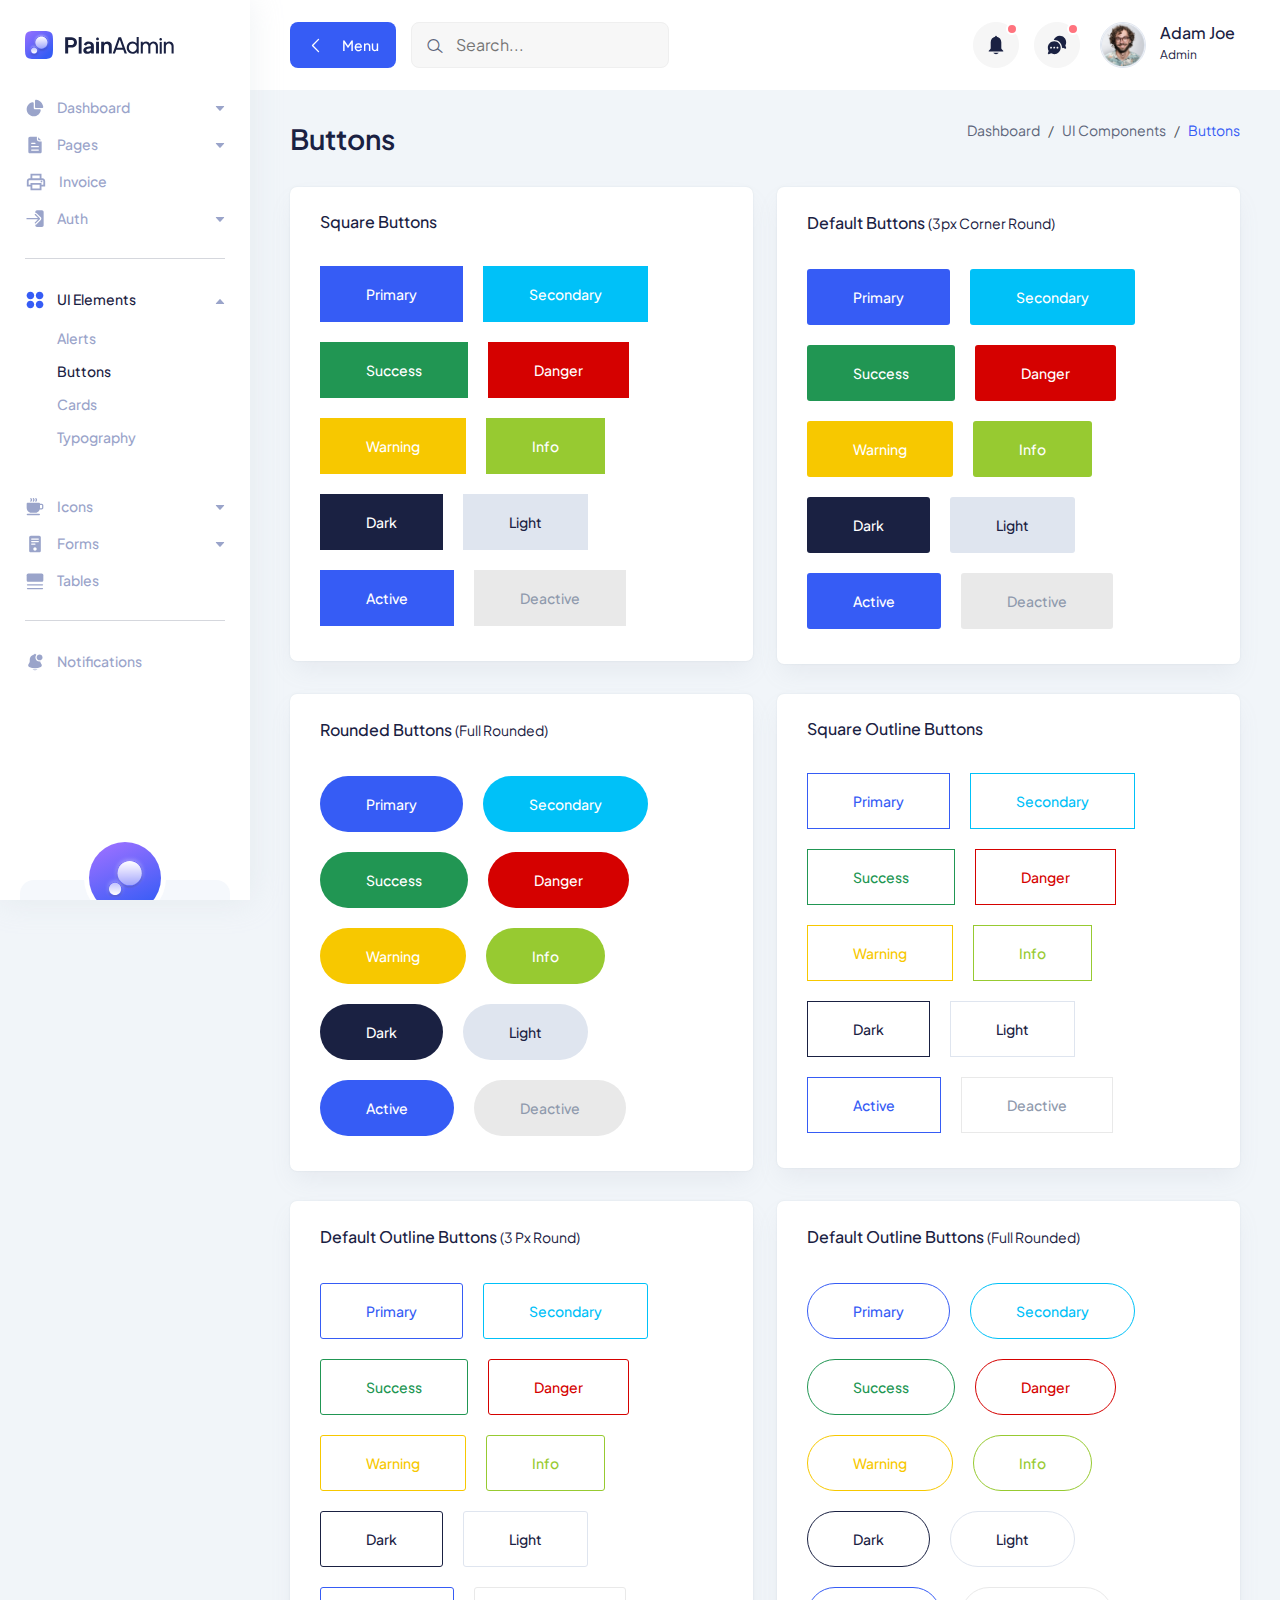
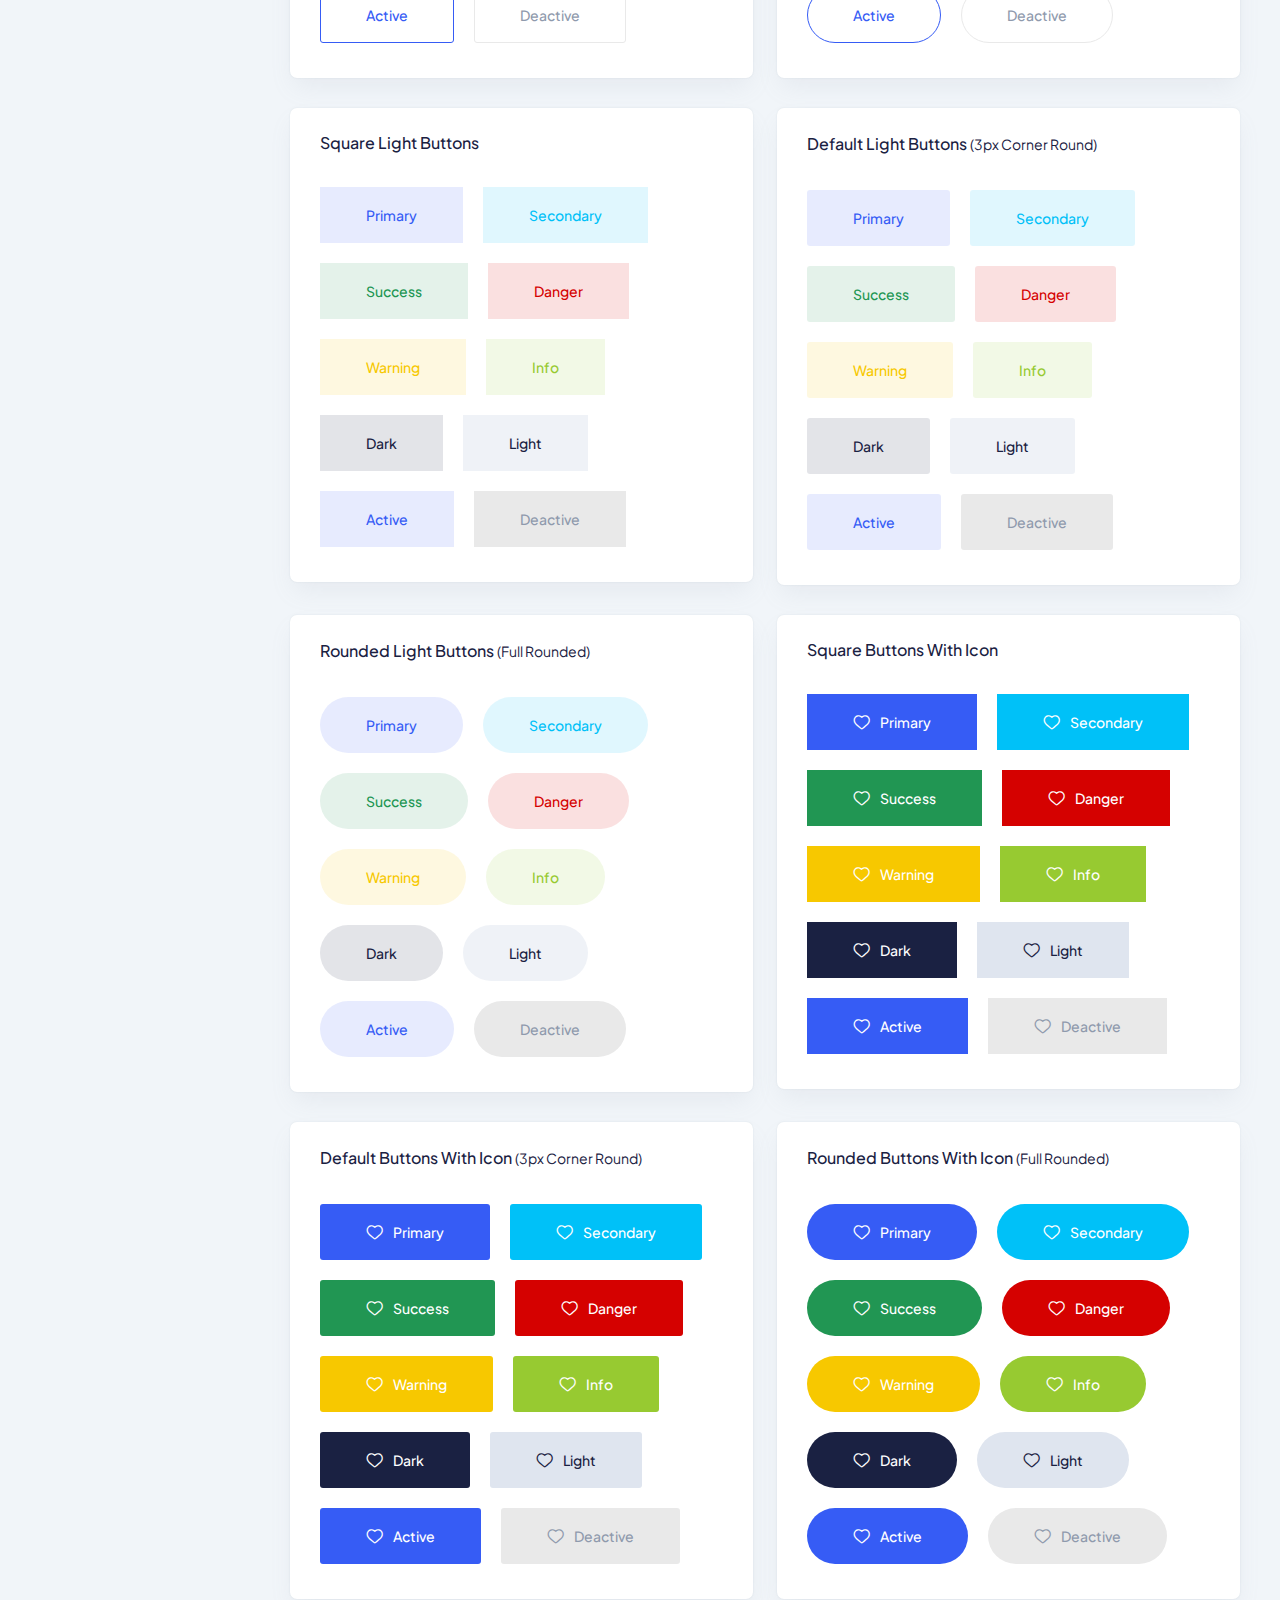
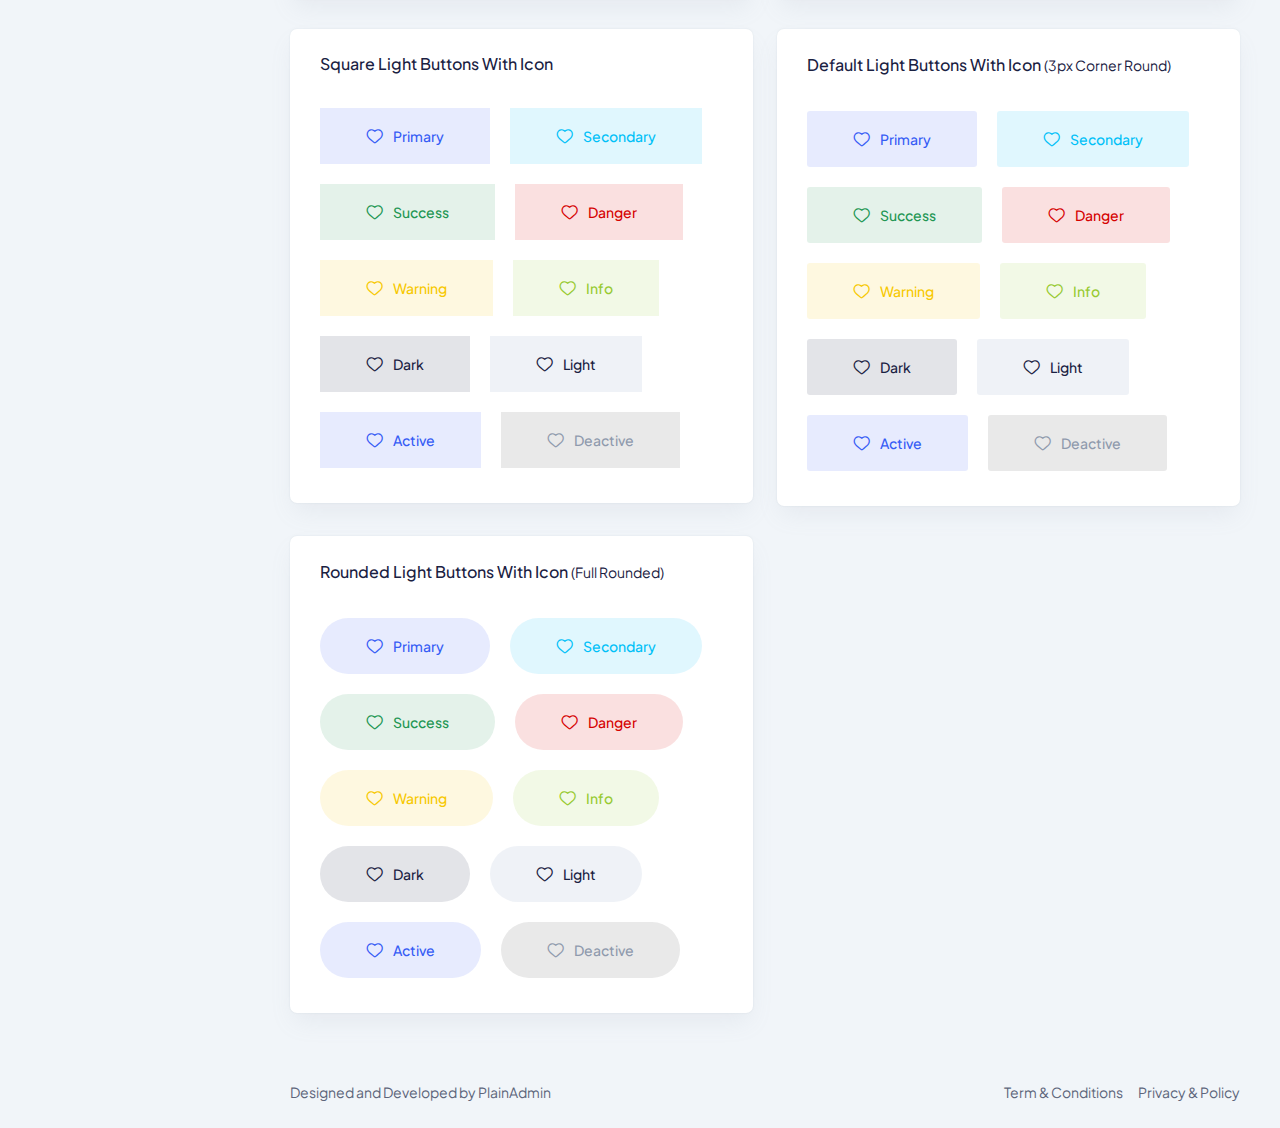
<file: buttons.html>
<!DOCTYPE html>
<html lang="en">
  <head>
    <meta charset="UTF-8" />
    <meta http-equiv="X-UA-Compatible" content="IE=edge" />
    <meta name="viewport" content="width=device-width, initial-scale=1.0" />
    <link rel="shortcut icon" href="assets/images/favicon.svg" type="image/x-icon" />
    <title>Button | PlainAdmin Demo</title>

    <!-- ========== All CSS files linkup ========= -->
    <link rel="stylesheet" href="assets/css/bootstrap.min.css" />
    <link rel="stylesheet" href="assets/css/lineicons.css" />
    <link rel="stylesheet" href="assets/css/materialdesignicons.min.css" />
    <link rel="stylesheet" href="assets/css/fullcalendar.css" />
    <link rel="stylesheet" href="assets/css/main.css" />
  </head>
  <body>
    <!-- ======== Preloader =========== -->
    <div id="preloader">
      <div class="spinner"></div>
    </div>
    <!-- ======== Preloader =========== -->

    <!-- ======== sidebar-nav start =========== -->
    <aside class="sidebar-nav-wrapper">
      <div class="navbar-logo">
        <a href="index.html">
          <img src="assets/images/logo/logo.svg" alt="logo" />
        </a>
      </div>
      <nav class="sidebar-nav">
        <ul>
          <li class="nav-item nav-item-has-children">
            <a
              href="#0"
              class="collapsed"
              data-bs-toggle="collapse"
              data-bs-target="#ddmenu_1"
              aria-controls="ddmenu_1"
              aria-expanded="false"
              aria-label="Toggle navigation"
            >
              <span class="icon">
                <svg width="20" height="20" viewBox="0 0 20 20" fill="none" xmlns="http://www.w3.org/2000/svg">
                  <path
                    d="M8.74999 18.3333C12.2376 18.3333 15.1364 15.8128 15.7244 12.4941C15.8448 11.8143 15.2737 11.25 14.5833 11.25H9.99999C9.30966 11.25 8.74999 10.6903 8.74999 10V5.41666C8.74999 4.7263 8.18563 4.15512 7.50586 4.27556C4.18711 4.86357 1.66666 7.76243 1.66666 11.25C1.66666 15.162 4.83797 18.3333 8.74999 18.3333Z" />
                  <path
                    d="M17.0833 10C17.7737 10 18.3432 9.43708 18.2408 8.75433C17.7005 5.14918 14.8508 2.29947 11.2457 1.75912C10.5629 1.6568 10 2.2263 10 2.91665V9.16666C10 9.62691 10.3731 10 10.8333 10H17.0833Z" />
                </svg>
              </span>
              <span class="text">Dashboard</span>
            </a>
            <ul id="ddmenu_1" class="collapse dropdown-nav">
              <li>
                <a href="index.html"> eCommerce </a>
              </li>
            </ul>
          </li>
          <li class="nav-item nav-item-has-children">
            <a
              href="#0"
              class="collapsed"
              data-bs-toggle="collapse"
              data-bs-target="#ddmenu_2"
              aria-controls="ddmenu_2"
              aria-expanded="false"
              aria-label="Toggle navigation"
            >
              <span class="icon">
                <svg width="20" height="20" viewBox="0 0 20 20" fill="none" xmlns="http://www.w3.org/2000/svg">
                  <path
                    d="M11.8097 1.66667C11.8315 1.66667 11.8533 1.6671 11.875 1.66796V4.16667C11.875 5.43232 12.901 6.45834 14.1667 6.45834H16.6654C16.6663 6.48007 16.6667 6.50186 16.6667 6.5237V16.6667C16.6667 17.5872 15.9205 18.3333 15 18.3333H5.00001C4.07954 18.3333 3.33334 17.5872 3.33334 16.6667V3.33334C3.33334 2.41286 4.07954 1.66667 5.00001 1.66667H11.8097ZM6.66668 7.70834C6.3215 7.70834 6.04168 7.98816 6.04168 8.33334C6.04168 8.67851 6.3215 8.95834 6.66668 8.95834H10C10.3452 8.95834 10.625 8.67851 10.625 8.33334C10.625 7.98816 10.3452 7.70834 10 7.70834H6.66668ZM6.04168 11.6667C6.04168 12.0118 6.3215 12.2917 6.66668 12.2917H13.3333C13.6785 12.2917 13.9583 12.0118 13.9583 11.6667C13.9583 11.3215 13.6785 11.0417 13.3333 11.0417H6.66668C6.3215 11.0417 6.04168 11.3215 6.04168 11.6667ZM6.66668 14.375C6.3215 14.375 6.04168 14.6548 6.04168 15C6.04168 15.3452 6.3215 15.625 6.66668 15.625H13.3333C13.6785 15.625 13.9583 15.3452 13.9583 15C13.9583 14.6548 13.6785 14.375 13.3333 14.375H6.66668Z" />
                  <path
                    d="M13.125 2.29167L16.0417 5.20834H14.1667C13.5913 5.20834 13.125 4.74197 13.125 4.16667V2.29167Z" />
                </svg>
              </span>
              <span class="text">Pages</span>
            </a>
            <ul id="ddmenu_2" class="collapse dropdown-nav">
              <li>
                <a href="settings.html"> Settings </a>
              </li>
              <li>
                <a href="blank-page.html"> Blank Page </a>
              </li>
            </ul>
          </li>
          <li class="nav-item">
            <a href="inv'">
              <span class="icon">
                <svg
                  width="22"
                  height="22"
                  viewBox="0 0 22 22"
                  fill="none"
                  xmlns="http://www.w3.org/2000/svg"
                >
                  <path
                    d="M17.4166 7.33333C18.9383 7.33333 20.1666 8.56167 20.1666 10.0833V15.5833H16.4999V19.25H5.49992V15.5833H1.83325V10.0833C1.83325 8.56167 3.06159 7.33333 4.58325 7.33333H5.49992V2.75H16.4999V7.33333H17.4166ZM7.33325 4.58333V7.33333H14.6666V4.58333H7.33325ZM14.6666 17.4167V13.75H7.33325V17.4167H14.6666ZM16.4999 13.75H18.3333V10.0833C18.3333 9.57917 17.9208 9.16667 17.4166 9.16667H4.58325C4.07909 9.16667 3.66659 9.57917 3.66659 10.0833V13.75H5.49992V11.9167H16.4999V13.75ZM17.4166 10.5417C17.4166 11.0458 17.0041 11.4583 16.4999 11.4583C15.9958 11.4583 15.5833 11.0458 15.5833 10.5417C15.5833 10.0375 15.9958 9.625 16.4999 9.625C17.0041 9.625 17.4166 10.0375 17.4166 10.5417Z"
                  />
                </svg>
              </span>
              <span class="text">Invoice</span>
            </a>
          </li>
          <li class="nav-item nav-item-has-children">
            <a
              href="#0"
              class="collapsed"
              data-bs-toggle="collapse"
              data-bs-target="#ddmenu_3"
              aria-controls="ddmenu_3"
              aria-expanded="false"
              aria-label="Toggle navigation"
            >
              <span class="icon">
                <svg width="20" height="20" viewBox="0 0 20 20" fill="none" xmlns="http://www.w3.org/2000/svg">
                  <path
                    d="M14.9211 10.1294C15.1652 9.88534 15.1652 9.48967 14.9211 9.24559L10.7544 5.0789C10.5103 4.83482 10.1147 4.83482 9.87057 5.0789C9.62649 5.32297 9.62649 5.71871 9.87057 5.96278L12.9702 9.06251H1.97916C1.63398 9.06251 1.35416 9.34234 1.35416 9.68751C1.35416 10.0327 1.63398 10.3125 1.97916 10.3125H12.9702L9.87057 13.4123C9.62649 13.6563 9.62649 14.052 9.87057 14.2961C10.1147 14.5402 10.5103 14.5402 10.7544 14.2961L14.9211 10.1294Z" />
                  <path
                    d="M11.6383 15.18L15.805 11.0133C16.5373 10.2811 16.5373 9.09391 15.805 8.36166L11.6383 4.195C11.2722 3.82888 10.7923 3.64582 10.3125 3.64582V3.02082C10.3125 2.10035 11.0587 1.35416 11.9792 1.35416H16.9792C17.8997 1.35416 18.6458 2.10035 18.6458 3.02082V16.3542C18.6458 17.2747 17.8997 18.0208 16.9792 18.0208H11.9792C11.0587 18.0208 10.3125 17.2747 10.3125 16.3542V15.7292C10.7923 15.7292 11.2722 15.5461 11.6383 15.18Z" />
                </svg>
              </span>
              <span class="text">Auth</span>
            </a>
            <ul id="ddmenu_3" class="collapse dropdown-nav">
              <li>
                <a href="signin.html"> Sign In </a>
              </li>
              <li>
                <a href="signup.html"> Sign Up </a>
              </li>
            </ul>
          </li>
          <span class="divider"><hr /></span>
          <li class="nav-item nav-item-has-children">
            <a
              href="#0"
              class=""
              data-bs-toggle="collapse"
              data-bs-target="#ddmenu_4"
              aria-controls="ddmenu_4"
              aria-expanded="true"
              aria-label="Toggle navigation"
            >
              <span class="icon">
                <svg width="20" height="20" viewBox="0 0 20 20" fill="none" xmlns="http://www.w3.org/2000/svg">
                  <path
                    d="M1.66666 5.41669C1.66666 3.34562 3.34559 1.66669 5.41666 1.66669C7.48772 1.66669 9.16666 3.34562 9.16666 5.41669C9.16666 7.48775 7.48772 9.16669 5.41666 9.16669C3.34559 9.16669 1.66666 7.48775 1.66666 5.41669Z" />
                  <path
                    d="M1.66666 14.5834C1.66666 12.5123 3.34559 10.8334 5.41666 10.8334C7.48772 10.8334 9.16666 12.5123 9.16666 14.5834C9.16666 16.6545 7.48772 18.3334 5.41666 18.3334C3.34559 18.3334 1.66666 16.6545 1.66666 14.5834Z" />
                  <path
                    d="M10.8333 5.41669C10.8333 3.34562 12.5123 1.66669 14.5833 1.66669C16.6544 1.66669 18.3333 3.34562 18.3333 5.41669C18.3333 7.48775 16.6544 9.16669 14.5833 9.16669C12.5123 9.16669 10.8333 7.48775 10.8333 5.41669Z" />
                  <path
                    d="M10.8333 14.5834C10.8333 12.5123 12.5123 10.8334 14.5833 10.8334C16.6544 10.8334 18.3333 12.5123 18.3333 14.5834C18.3333 16.6545 16.6544 18.3334 14.5833 18.3334C12.5123 18.3334 10.8333 16.6545 10.8333 14.5834Z" />
                </svg>
              </span>
              <span class="text">UI Elements </span>
            </a>
            <ul id="ddmenu_4" class="collapsed show dropdown-nav">
              <li>
                <a href="alerts.html"> Alerts </a>
              </li>
              <li>
                <a href="buttons.html" class="active"> Buttons </a>
              </li>
              <li>
                <a href="cards.html"> Cards </a>
              </li>
              <li>
                <a href="typography.html"> Typography </a>
              </li>
            </ul>
          </li>
          <li class="nav-item nav-item-has-children">
            <a
              href="#0"
              class="collapsed"
              data-bs-toggle="collapse"
              data-bs-target="#ddmenu_55"
              aria-controls="ddmenu_55"
              aria-expanded="false"
              aria-label="Toggle navigation"
            >
              <span class="icon">
                <svg width="20" height="20" viewBox="0 0 20 20" fill="none" xmlns="http://www.w3.org/2000/svg">
                  <path
                    d="M5.48663 1.1466C5.77383 0.955131 6.16188 1.03274 6.35335 1.31994L6.87852 2.10769C7.20508 2.59755 7.20508 3.23571 6.87852 3.72556L6.35335 4.51331C6.16188 4.80052 5.77383 4.87813 5.48663 4.68666C5.19943 4.49519 5.12182 4.10715 5.31328 3.81994L5.83845 3.03219C5.88511 2.96221 5.88511 2.87105 5.83845 2.80106L5.31328 2.01331C5.12182 1.72611 5.19943 1.33806 5.48663 1.1466Z" />
                  <path
                    d="M2.49999 5.83331C2.03976 5.83331 1.66666 6.2064 1.66666 6.66665V10.8333C1.66666 13.5948 3.90523 15.8333 6.66666 15.8333H9.99999C12.1856 15.8333 14.0436 14.431 14.7235 12.4772C14.8134 12.4922 14.9058 12.5 15 12.5H16.6667C17.5872 12.5 18.3333 11.7538 18.3333 10.8333V8.33331C18.3333 7.41284 17.5872 6.66665 16.6667 6.66665H15C15 6.2064 14.6269 5.83331 14.1667 5.83331H2.49999ZM14.9829 11.2496C14.9942 11.1123 15 10.9735 15 10.8333V7.91665H16.6667C16.8967 7.91665 17.0833 8.10319 17.0833 8.33331V10.8333C17.0833 11.0634 16.8967 11.25 16.6667 11.25H15L14.9898 11.2498L14.9829 11.2496Z" />
                  <path
                    d="M8.85332 1.31994C8.6619 1.03274 8.27383 0.955131 7.98663 1.1466C7.69943 1.33806 7.62182 1.72611 7.81328 2.01331L8.33848 2.80106C8.38507 2.87105 8.38507 2.96221 8.33848 3.03219L7.81328 3.81994C7.62182 4.10715 7.69943 4.49519 7.98663 4.68666C8.27383 4.87813 8.6619 4.80052 8.85332 4.51331L9.37848 3.72556C9.70507 3.23571 9.70507 2.59755 9.37848 2.10769L8.85332 1.31994Z" />
                  <path
                    d="M10.4867 1.1466C10.7738 0.955131 11.1619 1.03274 11.3533 1.31994L11.8785 2.10769C12.2051 2.59755 12.2051 3.23571 11.8785 3.72556L11.3533 4.51331C11.1619 4.80052 10.7738 4.87813 10.4867 4.68666C10.1994 4.49519 10.1218 4.10715 10.3133 3.81994L10.8385 3.03219C10.8851 2.96221 10.8851 2.87105 10.8385 2.80106L10.3133 2.01331C10.1218 1.72611 10.1994 1.33806 10.4867 1.1466Z" />
                  <path
                    d="M2.49999 16.6667C2.03976 16.6667 1.66666 17.0398 1.66666 17.5C1.66666 17.9602 2.03976 18.3334 2.49999 18.3334H14.1667C14.6269 18.3334 15 17.9602 15 17.5C15 17.0398 14.6269 16.6667 14.1667 16.6667H2.49999Z" />
                </svg>
              </span>
              <span class="text">Icons</span>
            </a>
            <ul id="ddmenu_55" class="collapse dropdown-nav">
              <li>
                <a href="icons.html"> LineIcons </a>
              </li>
              <li>
                <a href="mdi-icons.html"> MDI Icons </a>
              </li>
            </ul>
          </li>
          <li class="nav-item nav-item-has-children">
            <a
              href="#0"
              class="collapsed"
              data-bs-toggle="collapse"
              data-bs-target="#ddmenu_5"
              aria-controls="ddmenu_5"
              aria-expanded="false"
              aria-label="Toggle navigation"
            >
              <span class="icon">
                <svg width="20" height="20" viewBox="0 0 20 20" fill="none" xmlns="http://www.w3.org/2000/svg">
                  <path
                    d="M4.16666 3.33335C4.16666 2.41288 4.91285 1.66669 5.83332 1.66669H14.1667C15.0872 1.66669 15.8333 2.41288 15.8333 3.33335V16.6667C15.8333 17.5872 15.0872 18.3334 14.1667 18.3334H5.83332C4.91285 18.3334 4.16666 17.5872 4.16666 16.6667V3.33335ZM6.04166 5.00002C6.04166 5.3452 6.32148 5.62502 6.66666 5.62502H13.3333C13.6785 5.62502 13.9583 5.3452 13.9583 5.00002C13.9583 4.65485 13.6785 4.37502 13.3333 4.37502H6.66666C6.32148 4.37502 6.04166 4.65485 6.04166 5.00002ZM6.66666 6.87502C6.32148 6.87502 6.04166 7.15485 6.04166 7.50002C6.04166 7.8452 6.32148 8.12502 6.66666 8.12502H13.3333C13.6785 8.12502 13.9583 7.8452 13.9583 7.50002C13.9583 7.15485 13.6785 6.87502 13.3333 6.87502H6.66666ZM6.04166 10C6.04166 10.3452 6.32148 10.625 6.66666 10.625H9.99999C10.3452 10.625 10.625 10.3452 10.625 10C10.625 9.65485 10.3452 9.37502 9.99999 9.37502H6.66666C6.32148 9.37502 6.04166 9.65485 6.04166 10ZM9.99999 16.6667C10.9205 16.6667 11.6667 15.9205 11.6667 15C11.6667 14.0795 10.9205 13.3334 9.99999 13.3334C9.07949 13.3334 8.33332 14.0795 8.33332 15C8.33332 15.9205 9.07949 16.6667 9.99999 16.6667Z" />
                </svg>
              </span>
              <span class="text"> Forms </span>
            </a>
            <ul id="ddmenu_5" class="collapse dropdown-nav">
              <li>
                <a href="form-elements.html"> Form Elements </a>
              </li>
            </ul>
          </li>
          <li class="nav-item">
            <a href="tables.html">
              <span class="icon">
                <svg width="20" height="20" viewBox="0 0 20 20" fill="none" xmlns="http://www.w3.org/2000/svg">
                  <path
                    d="M1.66666 4.16667C1.66666 3.24619 2.41285 2.5 3.33332 2.5H16.6667C17.5872 2.5 18.3333 3.24619 18.3333 4.16667V9.16667C18.3333 10.0872 17.5872 10.8333 16.6667 10.8333H3.33332C2.41285 10.8333 1.66666 10.0872 1.66666 9.16667V4.16667Z" />
                  <path
                    d="M1.875 13.75C1.875 13.4048 2.15483 13.125 2.5 13.125H17.5C17.8452 13.125 18.125 13.4048 18.125 13.75C18.125 14.0952 17.8452 14.375 17.5 14.375H2.5C2.15483 14.375 1.875 14.0952 1.875 13.75Z" />
                  <path
                    d="M2.5 16.875C2.15483 16.875 1.875 17.1548 1.875 17.5C1.875 17.8452 2.15483 18.125 2.5 18.125H17.5C17.8452 18.125 18.125 17.8452 18.125 17.5C18.125 17.1548 17.8452 16.875 17.5 16.875H2.5Z" />
                </svg>
              </span>
              <span class="text">Tables</span>
            </a>
          </li>
          <span class="divider"><hr /></span>

          <li class="nav-item">
            <a href="notification.html">
              <span class="icon">
                <svg width="20" height="20" viewBox="0 0 20 20" fill="none" xmlns="http://www.w3.org/2000/svg">
                  <path
                    d="M10.8333 2.50008C10.8333 2.03984 10.4602 1.66675 9.99999 1.66675C9.53975 1.66675 9.16666 2.03984 9.16666 2.50008C9.16666 2.96032 9.53975 3.33341 9.99999 3.33341C10.4602 3.33341 10.8333 2.96032 10.8333 2.50008Z" />
                  <path
                    d="M17.5 5.41673C17.5 7.02756 16.1942 8.33339 14.5833 8.33339C12.9725 8.33339 11.6667 7.02756 11.6667 5.41673C11.6667 3.80589 12.9725 2.50006 14.5833 2.50006C16.1942 2.50006 17.5 3.80589 17.5 5.41673Z" />
                  <path
                    d="M11.4272 2.69637C10.9734 2.56848 10.4947 2.50006 10 2.50006C7.10054 2.50006 4.75003 4.85057 4.75003 7.75006V9.20873C4.75003 9.72814 4.62082 10.2393 4.37404 10.6963L3.36705 12.5611C2.89938 13.4272 3.26806 14.5081 4.16749 14.9078C7.88074 16.5581 12.1193 16.5581 15.8326 14.9078C16.732 14.5081 17.1007 13.4272 16.633 12.5611L15.626 10.6963C15.43 10.3333 15.3081 9.93606 15.2663 9.52773C15.0441 9.56431 14.8159 9.58339 14.5833 9.58339C12.2822 9.58339 10.4167 7.71791 10.4167 5.41673C10.4167 4.37705 10.7975 3.42631 11.4272 2.69637Z" />
                  <path
                    d="M7.48901 17.1925C8.10004 17.8918 8.99841 18.3335 10 18.3335C11.0016 18.3335 11.9 17.8918 12.511 17.1925C10.8482 17.4634 9.15183 17.4634 7.48901 17.1925Z" />
                </svg>
              </span>
              <span class="text">Notifications</span>
            </a>
          </li>
        </ul>
      </nav>
      <div class="promo-box">
        <div class="promo-icon">
          <img class="mx-auto" src="./assets/images/logo/logo-icon-big.svg" alt="Logo">
        </div>
        <h3>Upgrade to PRO</h3>
        <p>Improve your development process and start doing more with PlainAdmin PRO!</p>
        <a href="https://plainadmin.com/pro" target="_blank" rel="nofollow" class="main-btn primary-btn btn-hover">
          Upgrade to PRO
        </a>
      </div>
    </aside>
    <div class="overlay"></div>
    <!-- ======== sidebar-nav end =========== -->

    <!-- ======== main-wrapper start =========== -->
    <main class="main-wrapper">
      <!-- ========== header start ========== -->
      <header class="header">
        <div class="container-fluid">
          <div class="row">
            <div class="col-lg-5 col-md-5 col-6">
              <div class="header-left d-flex align-items-center">
                <div class="menu-toggle-btn mr-15">
                  <button id="menu-toggle" class="main-btn primary-btn btn-hover">
                    <i class="lni lni-chevron-left me-2"></i> Menu
                  </button>
                </div>
                <div class="header-search d-none d-md-flex">
                  <form action="#">
                    <input type="text" placeholder="Search..." />
                    <button><i class="lni lni-search-alt"></i></button>
                  </form>
                </div>
              </div>
            </div>
            <div class="col-lg-7 col-md-7 col-6">
              <div class="header-right">
                <!-- notification start -->
                <div class="notification-box ml-15 d-none d-md-flex">
                  <button class="dropdown-toggle" type="button" id="notification" data-bs-toggle="dropdown"
                    aria-expanded="false">
                    <svg width="22" height="22" viewBox="0 0 22 22" fill="none" xmlns="http://www.w3.org/2000/svg">
                      <path
                        d="M11 20.1667C9.88317 20.1667 8.88718 19.63 8.23901 18.7917H13.761C13.113 19.63 12.1169 20.1667 11 20.1667Z"
                        fill="" />
                      <path
                        d="M10.1157 2.74999C10.1157 2.24374 10.5117 1.83333 11 1.83333C11.4883 1.83333 11.8842 2.24374 11.8842 2.74999V2.82604C14.3932 3.26245 16.3051 5.52474 16.3051 8.24999V14.287C16.3051 14.5301 16.3982 14.7633 16.564 14.9352L18.2029 16.6342C18.4814 16.9229 18.2842 17.4167 17.8903 17.4167H4.10961C3.71574 17.4167 3.5185 16.9229 3.797 16.6342L5.43589 14.9352C5.6017 14.7633 5.69485 14.5301 5.69485 14.287V8.24999C5.69485 5.52474 7.60672 3.26245 10.1157 2.82604V2.74999Z"
                        fill="" />
                    </svg>
                    <span></span>
                  </button>
                  <ul class="dropdown-menu dropdown-menu-end" aria-labelledby="notification">
                    <li>
                      <a href="#0">
                        <div class="image">
                          <img src="assets/images/lead/lead-6.png" alt="" />
                        </div>
                        <div class="content">
                          <h6>
                            John Doe
                            <span class="text-regular">
                              comment on a product.
                            </span>
                          </h6>
                          <p>
                            Lorem ipsum dolor sit amet, consect etur adipiscing
                            elit Vivamus tortor.
                          </p>
                          <span>10 mins ago</span>
                        </div>
                      </a>
                    </li>
                    <li>
                      <a href="#0">
                        <div class="image">
                          <img src="assets/images/lead/lead-1.png" alt="" />
                        </div>
                        <div class="content">
                          <h6>
                            Jonathon
                            <span class="text-regular">
                              like on a product.
                            </span>
                          </h6>
                          <p>
                            Lorem ipsum dolor sit amet, consect etur adipiscing
                            elit Vivamus tortor.
                          </p>
                          <span>10 mins ago</span>
                        </div>
                      </a>
                    </li>
                  </ul>
                </div>
                <!-- notification end -->
                <!-- message start -->
                <div class="header-message-box ml-15 d-none d-md-flex">
                  <button class="dropdown-toggle" type="button" id="message" data-bs-toggle="dropdown"
                    aria-expanded="false">
                    <svg width="22" height="22" viewBox="0 0 22 22" fill="none" xmlns="http://www.w3.org/2000/svg">
                      <path
                        d="M7.74866 5.97421C7.91444 5.96367 8.08162 5.95833 8.25005 5.95833C12.5532 5.95833 16.0417 9.4468 16.0417 13.75C16.0417 13.9184 16.0364 14.0856 16.0259 14.2514C16.3246 14.138 16.6127 14.003 16.8883 13.8482L19.2306 14.629C19.7858 14.8141 20.3141 14.2858 20.129 13.7306L19.3482 11.3882C19.8694 10.4604 20.1667 9.38996 20.1667 8.25C20.1667 4.70617 17.2939 1.83333 13.75 1.83333C11.0077 1.83333 8.66702 3.55376 7.74866 5.97421Z"
                        fill="" />
                      <path
                        d="M14.6667 13.75C14.6667 17.2938 11.7939 20.1667 8.25004 20.1667C7.11011 20.1667 6.03962 19.8694 5.11182 19.3482L2.76946 20.129C2.21421 20.3141 1.68597 19.7858 1.87105 19.2306L2.65184 16.8882C2.13062 15.9604 1.83338 14.89 1.83338 13.75C1.83338 10.2062 4.70622 7.33333 8.25004 7.33333C11.7939 7.33333 14.6667 10.2062 14.6667 13.75ZM5.95838 13.75C5.95838 13.2437 5.54797 12.8333 5.04171 12.8333C4.53545 12.8333 4.12504 13.2437 4.12504 13.75C4.12504 14.2563 4.53545 14.6667 5.04171 14.6667C5.54797 14.6667 5.95838 14.2563 5.95838 13.75ZM9.16671 13.75C9.16671 13.2437 8.7563 12.8333 8.25004 12.8333C7.74379 12.8333 7.33338 13.2437 7.33338 13.75C7.33338 14.2563 7.74379 14.6667 8.25004 14.6667C8.7563 14.6667 9.16671 14.2563 9.16671 13.75ZM11.4584 14.6667C11.9647 14.6667 12.375 14.2563 12.375 13.75C12.375 13.2437 11.9647 12.8333 11.4584 12.8333C10.9521 12.8333 10.5417 13.2437 10.5417 13.75C10.5417 14.2563 10.9521 14.6667 11.4584 14.6667Z"
                        fill="" />
                    </svg>
                    <span></span>
                  </button>
                  <ul class="dropdown-menu dropdown-menu-end" aria-labelledby="message">
                    <li>
                      <a href="#0">
                        <div class="image">
                          <img src="assets/images/lead/lead-5.png" alt="" />
                        </div>
                        <div class="content">
                          <h6>Jacob Jones</h6>
                          <p>Hey!I can across your profile and ...</p>
                          <span>10 mins ago</span>
                        </div>
                      </a>
                    </li>
                    <li>
                      <a href="#0">
                        <div class="image">
                          <img src="assets/images/lead/lead-3.png" alt="" />
                        </div>
                        <div class="content">
                          <h6>John Doe</h6>
                          <p>Would you mind please checking out</p>
                          <span>12 mins ago</span>
                        </div>
                      </a>
                    </li>
                    <li>
                      <a href="#0">
                        <div class="image">
                          <img src="assets/images/lead/lead-2.png" alt="" />
                        </div>
                        <div class="content">
                          <h6>Anee Lee</h6>
                          <p>Hey! are you available for freelance?</p>
                          <span>1h ago</span>
                        </div>
                      </a>
                    </li>
                  </ul>
                </div>
                <!-- message end -->
                <!-- profile start -->
                <div class="profile-box ml-15">
                  <button class="dropdown-toggle bg-transparent border-0" type="button" id="profile"
                    data-bs-toggle="dropdown" aria-expanded="false">
                    <div class="profile-info">
                      <div class="info">
                        <div class="image">
                          <img src="assets/images/profile/profile-image.png" alt="" />
                        </div>
                        <div>
                          <h6 class="fw-500">Adam Joe</h6>
                          <p>Admin</p>
                        </div>
                      </div>
                    </div>
                  </button>
                  <ul class="dropdown-menu dropdown-menu-end" aria-labelledby="profile">
                    <li>
                      <div class="author-info flex items-center !p-1">
                        <div class="image">
                          <img src="assets/images/profile/profile-image.png" alt="image">
                        </div>
                        <div class="content">
                          <h4 class="text-sm">Adam Joe</h4>
                          <a class="text-black/40 dark:text-white/40 hover:text-black dark:hover:text-white text-xs"
                            href="#">Email@gmail.com</a>
                        </div>
                      </div>
                    </li>
                    <li class="divider"></li>
                    <li>
                      <a href="#0">
                        <i class="lni lni-user"></i> View Profile
                      </a>
                    </li>
                    <li>
                      <a href="#0">
                        <i class="lni lni-alarm"></i> Notifications
                      </a>
                    </li>
                    <li>
                      <a href="#0"> <i class="lni lni-inbox"></i> Messages </a>
                    </li>
                    <li>
                      <a href="#0"> <i class="lni lni-cog"></i> Settings </a>
                    </li>
                    <li class="divider"></li>
                    <li>
                      <a href="#0"> <i class="lni lni-exit"></i> Sign Out </a>
                    </li>
                  </ul>
                </div>
                <!-- profile end -->
              </div>
            </div>
          </div>
        </div>
      </header>
      <!-- ========== header end ========== -->

      <!-- ========== button components start ========== -->
      <section class="button-components">
        <div class="container-fluid">
          <!-- ========== title-wrapper start ========== -->
          <div class="title-wrapper pt-30">
            <div class="row align-items-center">
              <div class="col-md-6">
                <div class="title">
                  <h2>Buttons</h2>
                </div>
              </div>
              <!-- end col -->
              <div class="col-md-6">
                <div class="breadcrumb-wrapper">
                  <nav aria-label="breadcrumb">
                    <ol class="breadcrumb">
                      <li class="breadcrumb-item">
                        <a href="#0">Dashboard</a>
                      </li>
                      <li class="breadcrumb-item">
                        <a href="#0">UI Components</a>
                      </li>
                      <li class="breadcrumb-item active" aria-current="page">
                        Buttons
                      </li>
                    </ol>
                  </nav>
                </div>
              </div>
              <!-- end col -->
            </div>
            <!-- end row -->
          </div>
          <!-- ========== title-wrapper end ========== -->

          <!-- ========== button-cards-wrapper start ========== -->
          <div class="buttons-cards-wrapper">
            <div class="row">
              <div class="col-lg-6">
                <div class="card-style mb-30">
                  <h5 class="text-medium mb-25">Square Buttons</h5>
                  <ul class="buttons-group">
                    <li>
                      <a href="#0" class="main-btn primary-btn square-btn btn-hover">Primary</a>
                    </li>
                    <li>
                      <a href="#0" class="main-btn secondary-btn square-btn btn-hover">Secondary</a>
                    </li>
                    <li>
                      <a href="#0" class="main-btn success-btn square-btn btn-hover">Success</a>
                    </li>
                    <li>
                      <a href="#0" class="main-btn danger-btn square-btn btn-hover">Danger</a>
                    </li>
                    <li>
                      <a href="#0" class="main-btn warning-btn square-btn btn-hover">Warning</a>
                    </li>
                    <li>
                      <a href="#0" class="main-btn info-btn square-btn btn-hover">Info</a>
                    </li>
                    <li>
                      <a href="#0" class="main-btn dark-btn square-btn btn-hover">Dark</a>
                    </li>
                    <li>
                      <a href="#0" class="main-btn light-btn square-btn btn-hover">Light</a>
                    </li>
                    <li>
                      <a href="#0" class="main-btn active-btn square-btn btn-hover">Active</a>
                    </li>
                    <li>
                      <a href="#0" class="main-btn deactive-btn square-btn btn-hover">Deactive</a>
                    </li>
                  </ul>
                </div>
                <!-- end card -->
              </div>
              <!-- end col -->
              <div class="col-lg-6">
                <div class="card-style mb-30">
                  <h5 class="text-medium mb-25">
                    Default Buttons
                    <span class="text-sm text-regular">(3px Corner Round)</span>
                  </h5>
                  <ul class="buttons-group">
                    <li>
                      <a href="#0" class="main-btn primary-btn btn-hover">Primary</a>
                    </li>
                    <li>
                      <a href="#0" class="main-btn secondary-btn btn-hover">Secondary</a>
                    </li>
                    <li>
                      <a href="#0" class="main-btn success-btn btn-hover">Success</a>
                    </li>
                    <li>
                      <a href="#0" class="main-btn danger-btn btn-hover">Danger</a>
                    </li>
                    <li>
                      <a href="#0" class="main-btn warning-btn btn-hover">Warning</a>
                    </li>
                    <li>
                      <a href="#0" class="main-btn info-btn btn-hover">Info</a>
                    </li>
                    <li>
                      <a href="#0" class="main-btn dark-btn btn-hover">Dark</a>
                    </li>
                    <li>
                      <a href="#0" class="main-btn light-btn btn-hover">Light</a>
                    </li>
                    <li>
                      <a href="#0" class="main-btn active-btn btn-hover">Active</a>
                    </li>
                    <li>
                      <a href="#0" class="main-btn deactive-btn btn-hover">Deactive</a>
                    </li>
                  </ul>
                </div>
                <!-- end card -->
              </div>
              <!-- end col -->
              <div class="col-lg-6">
                <div class="card-style mb-30">
                  <h5 class="text-medium mb-25">
                    Rounded Buttons
                    <span class="text-sm text-regular">(Full Rounded)</span>
                  </h5>
                  <ul class="buttons-group">
                    <li>
                      <a href="#0" class="main-btn primary-btn rounded-full btn-hover">Primary</a>
                    </li>
                    <li>
                      <a href="#0" class="main-btn secondary-btn rounded-full btn-hover">Secondary</a>
                    </li>
                    <li>
                      <a href="#0" class="main-btn success-btn rounded-full btn-hover">Success</a>
                    </li>
                    <li>
                      <a href="#0" class="main-btn danger-btn rounded-full btn-hover">Danger</a>
                    </li>
                    <li>
                      <a href="#0" class="main-btn warning-btn rounded-full btn-hover">Warning</a>
                    </li>
                    <li>
                      <a href="#0" class="main-btn info-btn rounded-full btn-hover">Info</a>
                    </li>
                    <li>
                      <a href="#0" class="main-btn dark-btn rounded-full btn-hover">Dark</a>
                    </li>
                    <li>
                      <a href="#0" class="main-btn light-btn rounded-full btn-hover">Light</a>
                    </li>
                    <li>
                      <a href="#0" class="main-btn active-btn rounded-full btn-hover">Active</a>
                    </li>
                    <li>
                      <a href="#0" class="main-btn deactive-btn rounded-full btn-hover">Deactive</a>
                    </li>
                  </ul>
                </div>
                <!-- end card -->
              </div>
              <!-- end col -->
              <div class="col-lg-6">
                <div class="card-style mb-30">
                  <h5 class="text-medium mb-25">Square Outline Buttons</h5>
                  <ul class="buttons-group">
                    <li>
                      <a href="#0" class="main-btn primary-btn-outline square-btn btn-hover">Primary</a>
                    </li>
                    <li>
                      <a href="#0" class="main-btn secondary-btn-outline square-btn btn-hover">Secondary</a>
                    </li>
                    <li>
                      <a href="#0" class="main-btn success-btn-outline square-btn btn-hover">Success</a>
                    </li>
                    <li>
                      <a href="#0" class="main-btn danger-btn-outline square-btn btn-hover">Danger</a>
                    </li>
                    <li>
                      <a href="#0" class="main-btn warning-btn-outline square-btn btn-hover">Warning</a>
                    </li>
                    <li>
                      <a href="#0" class="main-btn info-btn-outline square-btn btn-hover">Info</a>
                    </li>
                    <li>
                      <a href="#0" class="main-btn dark-btn-outline square-btn btn-hover">Dark</a>
                    </li>
                    <li>
                      <a href="#0" class="main-btn light-btn-outline square-btn btn-hover">Light</a>
                    </li>
                    <li>
                      <a href="#0" class="main-btn active-btn-outline square-btn btn-hover">Active</a>
                    </li>
                    <li>
                      <a href="#0" class="main-btn deactive-btn-outline square-btn btn-hover">Deactive</a>
                    </li>
                  </ul>
                </div>
                <!-- end card -->
              </div>
              <!-- end col -->
              <div class="col-lg-6">
                <div class="card-style mb-30">
                  <h5 class="text-medium mb-25">
                    Default Outline Buttons
                    <span class="text-sm text-regular">(3 Px Round)</span>
                  </h5>
                  <ul class="buttons-group">
                    <li>
                      <a href="#0" class="main-btn primary-btn-outline btn-hover">Primary</a>
                    </li>
                    <li>
                      <a href="#0" class="main-btn secondary-btn-outline btn-hover">Secondary</a>
                    </li>
                    <li>
                      <a href="#0" class="main-btn success-btn-outline btn-hover">Success</a>
                    </li>
                    <li>
                      <a href="#0" class="main-btn danger-btn-outline btn-hover">Danger</a>
                    </li>
                    <li>
                      <a href="#0" class="main-btn warning-btn-outline btn-hover">Warning</a>
                    </li>
                    <li>
                      <a href="#0" class="main-btn info-btn-outline btn-hover">Info</a>
                    </li>
                    <li>
                      <a href="#0" class="main-btn dark-btn-outline btn-hover">Dark</a>
                    </li>
                    <li>
                      <a href="#0" class="main-btn light-btn-outline btn-hover">Light</a>
                    </li>
                    <li>
                      <a href="#0" class="main-btn active-btn-outline btn-hover">Active</a>
                    </li>
                    <li>
                      <a href="#0" class="main-btn deactive-btn-outline btn-hover">Deactive</a>
                    </li>
                  </ul>
                </div>
                <!-- end card -->
              </div>
              <!-- end col -->
              <div class="col-lg-6">
                <div class="card-style mb-30">
                  <h5 class="text-medium mb-25">
                    Default Outline Buttons
                    <span class="text-sm text-regular">(Full Rounded)</span>
                  </h5>
                  <ul class="buttons-group">
                    <li>
                      <a href="#0" class="main-btn primary-btn-outline rounded-full btn-hover">Primary</a>
                    </li>
                    <li>
                      <a href="#0" class="main-btn secondary-btn-outline rounded-full btn-hover">Secondary</a>
                    </li>
                    <li>
                      <a href="#0" class="main-btn success-btn-outline rounded-full btn-hover">Success</a>
                    </li>
                    <li>
                      <a href="#0" class="main-btn danger-btn-outline rounded-full btn-hover">Danger</a>
                    </li>
                    <li>
                      <a href="#0" class="main-btn warning-btn-outline rounded-full btn-hover">Warning</a>
                    </li>
                    <li>
                      <a href="#0" class="main-btn info-btn-outline rounded-full btn-hover">Info</a>
                    </li>
                    <li>
                      <a href="#0" class="main-btn dark-btn-outline rounded-full btn-hover">Dark</a>
                    </li>
                    <li>
                      <a href="#0" class="main-btn light-btn-outline rounded-full btn-hover">Light</a>
                    </li>
                    <li>
                      <a href="#0" class="main-btn active-btn-outline rounded-full btn-hover">Active</a>
                    </li>
                    <li>
                      <a href="#0" class="main-btn deactive-btn-outline rounded-full btn-hover">Deactive</a>
                    </li>
                  </ul>
                </div>
                <!-- end card -->
              </div>
              <!-- end col -->
              <div class="col-lg-6">
                <div class="card-style mb-30">
                  <h5 class="text-medium mb-25">Square Light Buttons</h5>
                  <ul class="buttons-group">
                    <li>
                      <a href="#0" class="main-btn primary-btn-light square-btn btn-hover">Primary</a>
                    </li>
                    <li>
                      <a href="#0" class="main-btn secondary-btn-light square-btn btn-hover">Secondary</a>
                    </li>
                    <li>
                      <a href="#0" class="main-btn success-btn-light square-btn btn-hover">Success</a>
                    </li>
                    <li>
                      <a href="#0" class="main-btn danger-btn-light square-btn btn-hover">Danger</a>
                    </li>
                    <li>
                      <a href="#0" class="main-btn warning-btn-light square-btn btn-hover">Warning</a>
                    </li>
                    <li>
                      <a href="#0" class="main-btn info-btn-light square-btn btn-hover">Info</a>
                    </li>
                    <li>
                      <a href="#0" class="main-btn dark-btn-light square-btn btn-hover">Dark</a>
                    </li>
                    <li>
                      <a href="#0" class="main-btn light-btn-light square-btn btn-hover">Light</a>
                    </li>
                    <li>
                      <a href="#0" class="main-btn active-btn-light square-btn btn-hover">Active</a>
                    </li>
                    <li>
                      <a href="#0" class="main-btn deactive-btn-light square-btn btn-hover">Deactive</a>
                    </li>
                  </ul>
                </div>
                <!-- end card -->
              </div>
              <!-- end col -->
              <div class="col-lg-6">
                <div class="card-style mb-30">
                  <h5 class="text-medium mb-25">
                    Default Light Buttons
                    <span class="text-sm text-regular">(3px Corner Round)</span>
                  </h5>
                  <ul class="buttons-group">
                    <li>
                      <a href="#0" class="main-btn primary-btn-light btn-hover">Primary</a>
                    </li>
                    <li>
                      <a href="#0" class="main-btn secondary-btn-light btn-hover">Secondary</a>
                    </li>
                    <li>
                      <a href="#0" class="main-btn success-btn-light btn-hover">Success</a>
                    </li>
                    <li>
                      <a href="#0" class="main-btn danger-btn-light btn-hover">Danger</a>
                    </li>
                    <li>
                      <a href="#0" class="main-btn warning-btn-light btn-hover">Warning</a>
                    </li>
                    <li>
                      <a href="#0" class="main-btn info-btn-light btn-hover">Info</a>
                    </li>
                    <li>
                      <a href="#0" class="main-btn dark-btn-light btn-hover">Dark</a>
                    </li>
                    <li>
                      <a href="#0" class="main-btn light-btn-light btn-hover">Light</a>
                    </li>
                    <li>
                      <a href="#0" class="main-btn active-btn-light btn-hover">Active</a>
                    </li>
                    <li>
                      <a href="#0" class="main-btn deactive-btn-light btn-hover">Deactive</a>
                    </li>
                  </ul>
                </div>
                <!-- end card -->
              </div>
              <div class="col-lg-6">
                <div class="card-style mb-30">
                  <h5 class="text-medium mb-25">
                    Rounded Light Buttons
                    <span class="text-sm text-regular">(Full Rounded)</span>
                  </h5>
                  <ul class="buttons-group">
                    <li>
                      <a href="#0" class="main-btn primary-btn-light rounded-full btn-hover">Primary</a>
                    </li>
                    <li>
                      <a href="#0" class="main-btn secondary-btn-light rounded-full btn-hover">Secondary</a>
                    </li>
                    <li>
                      <a href="#0" class="main-btn success-btn-light rounded-full btn-hover">Success</a>
                    </li>
                    <li>
                      <a href="#0" class="main-btn danger-btn-light rounded-full btn-hover">Danger</a>
                    </li>
                    <li>
                      <a href="#0" class="main-btn warning-btn-light rounded-full btn-hover">Warning</a>
                    </li>
                    <li>
                      <a href="#0" class="main-btn info-btn-light rounded-full btn-hover">Info</a>
                    </li>
                    <li>
                      <a href="#0" class="main-btn dark-btn-light rounded-full btn-hover">Dark</a>
                    </li>
                    <li>
                      <a href="#0" class="main-btn light-btn-light rounded-full btn-hover">Light</a>
                    </li>
                    <li>
                      <a href="#0" class="main-btn active-btn-light rounded-full btn-hover">Active</a>
                    </li>
                    <li>
                      <a href="#0" class="main-btn deactive-btn-light rounded-full btn-hover">Deactive</a>
                    </li>
                  </ul>
                </div>
                <!-- end card -->
              </div>
              <!-- end col -->
              <div class="col-lg-6">
                <div class="card-style mb-30">
                  <h5 class="text-medium mb-25">Square Buttons With Icon</h5>
                  <ul class="buttons-group">
                    <li>
                      <a href="#0" class="main-btn primary-btn square-btn btn-hover">
                        <i class="lni lni-heart"></i>
                        Primary
                      </a>
                    </li>
                    <li>
                      <a href="#0" class="main-btn secondary-btn square-btn btn-hover">
                        <i class="lni lni-heart"></i>
                        Secondary
                      </a>
                    </li>
                    <li>
                      <a href="#0" class="main-btn success-btn square-btn btn-hover">
                        <i class="lni lni-heart"></i>
                        Success
                      </a>
                    </li>
                    <li>
                      <a href="#0" class="main-btn danger-btn square-btn btn-hover">
                        <i class="lni lni-heart"></i>
                        Danger
                      </a>
                    </li>
                    <li>
                      <a href="#0" class="main-btn warning-btn square-btn btn-hover">
                        <i class="lni lni-heart"></i>
                        Warning
                      </a>
                    </li>
                    <li>
                      <a href="#0" class="main-btn info-btn square-btn btn-hover">
                        <i class="lni lni-heart"></i>
                        Info
                      </a>
                    </li>
                    <li>
                      <a href="#0" class="main-btn dark-btn square-btn btn-hover">
                        <i class="lni lni-heart"></i>
                        Dark
                      </a>
                    </li>
                    <li>
                      <a href="#0" class="main-btn light-btn square-btn btn-hover">
                        <i class="lni lni-heart"></i>
                        Light
                      </a>
                    </li>
                    <li>
                      <a href="#0" class="main-btn active-btn square-btn btn-hover">
                        <i class="lni lni-heart"></i>
                        Active
                      </a>
                    </li>
                    <li>
                      <a href="#0" class="main-btn deactive-btn square-btn btn-hover">
                        <i class="lni lni-heart"></i>
                        Deactive
                      </a>
                    </li>
                  </ul>
                </div>
                <!-- end card -->
              </div>
              <!-- end col -->
              <div class="col-lg-6">
                <div class="card-style mb-30">
                  <h5 class="text-medium mb-25">
                    Default Buttons With Icon
                    <span class="text-sm text-regular">(3px Corner Round)</span>
                  </h5>
                  <ul class="buttons-group">
                    <li>
                      <a href="#0" class="main-btn primary-btn btn-hover">
                        <i class="lni lni-heart"></i>
                        Primary
                      </a>
                    </li>
                    <li>
                      <a href="#0" class="main-btn secondary-btn btn-hover">
                        <i class="lni lni-heart"></i>
                        Secondary
                      </a>
                    </li>
                    <li>
                      <a href="#0" class="main-btn success-btn btn-hover">
                        <i class="lni lni-heart"></i>
                        Success
                      </a>
                    </li>
                    <li>
                      <a href="#0" class="main-btn danger-btn btn-hover">
                        <i class="lni lni-heart"></i>
                        Danger
                      </a>
                    </li>
                    <li>
                      <a href="#0" class="main-btn warning-btn btn-hover">
                        <i class="lni lni-heart"></i>
                        Warning
                      </a>
                    </li>
                    <li>
                      <a href="#0" class="main-btn info-btn btn-hover">
                        <i class="lni lni-heart"></i>
                        Info
                      </a>
                    </li>
                    <li>
                      <a href="#0" class="main-btn dark-btn btn-hover">
                        <i class="lni lni-heart"></i>
                        Dark
                      </a>
                    </li>
                    <li>
                      <a href="#0" class="main-btn light-btn btn-hover">
                        <i class="lni lni-heart"></i>
                        Light
                      </a>
                    </li>
                    <li>
                      <a href="#0" class="main-btn active-btn btn-hover">
                        <i class="lni lni-heart"></i>
                        Active
                      </a>
                    </li>
                    <li>
                      <a href="#0" class="main-btn deactive-btn btn-hover">
                        <i class="lni lni-heart"></i>
                        Deactive
                      </a>
                    </li>
                  </ul>
                </div>
                <!-- end card -->
              </div>
              <div class="col-lg-6">
                <div class="card-style mb-30">
                  <h5 class="text-medium mb-25">
                    Rounded Buttons With Icon
                    <span class="text-sm text-regular">(Full Rounded)</span>
                  </h5>
                  <ul class="buttons-group">
                    <li>
                      <a href="#0" class="main-btn primary-btn rounded-full btn-hover">
                        <i class="lni lni-heart"></i>
                        Primary
                      </a>
                    </li>
                    <li>
                      <a href="#0" class="main-btn secondary-btn rounded-full btn-hover">
                        <i class="lni lni-heart"></i>
                        Secondary
                      </a>
                    </li>
                    <li>
                      <a href="#0" class="main-btn success-btn rounded-full btn-hover">
                        <i class="lni lni-heart"></i>
                        Success
                      </a>
                    </li>
                    <li>
                      <a href="#0" class="main-btn danger-btn rounded-full btn-hover">
                        <i class="lni lni-heart"></i>
                        Danger
                      </a>
                    </li>
                    <li>
                      <a href="#0" class="main-btn warning-btn rounded-full btn-hover">
                        <i class="lni lni-heart"></i>
                        Warning
                      </a>
                    </li>
                    <li>
                      <a href="#0" class="main-btn info-btn rounded-full btn-hover">
                        <i class="lni lni-heart"></i>
                        Info
                      </a>
                    </li>
                    <li>
                      <a href="#0" class="main-btn dark-btn rounded-full btn-hover">
                        <i class="lni lni-heart"></i>
                        Dark
                      </a>
                    </li>
                    <li>
                      <a href="#0" class="main-btn light-btn rounded-full btn-hover">
                        <i class="lni lni-heart"></i>
                        Light
                      </a>
                    </li>
                    <li>
                      <a href="#0" class="main-btn active-btn rounded-full btn-hover">
                        <i class="lni lni-heart"></i>
                        Active
                      </a>
                    </li>
                    <li>
                      <a href="#0" class="main-btn deactive-btn rounded-full btn-hover">
                        <i class="lni lni-heart"></i>
                        Deactive
                      </a>
                    </li>
                  </ul>
                </div>
                <!-- end card -->
              </div>
              <!-- end col -->
              <div class="col-lg-6">
                <div class="card-style mb-30">
                  <h5 class="text-medium mb-25">Square Light Buttons With Icon</h5>
                  <ul class="buttons-group">
                    <li>
                      <a href="#0" class="main-btn primary-btn-light square-btn btn-hover">
                        <i class="lni lni-heart"></i>
                        Primary
                      </a>
                    </li>
                    <li>
                      <a href="#0" class="main-btn secondary-btn-light square-btn btn-hover">
                        <i class="lni lni-heart"></i>
                        Secondary
                      </a>
                    </li>
                    <li>
                      <a href="#0" class="main-btn success-btn-light square-btn btn-hover">
                        <i class="lni lni-heart"></i>
                        Success
                      </a>
                    </li>
                    <li>
                      <a href="#0" class="main-btn danger-btn-light square-btn btn-hover">
                        <i class="lni lni-heart"></i>
                        Danger
                      </a>
                    </li>
                    <li>
                      <a href="#0" class="main-btn warning-btn-light square-btn btn-hover">
                        <i class="lni lni-heart"></i>
                        Warning
                      </a>
                    </li>
                    <li>
                      <a href="#0" class="main-btn info-btn-light square-btn btn-hover">
                        <i class="lni lni-heart"></i>
                        Info
                      </a>
                    </li>
                    <li>
                      <a href="#0" class="main-btn dark-btn-light square-btn btn-hover">
                        <i class="lni lni-heart"></i>
                        Dark
                      </a>
                    </li>
                    <li>
                      <a href="#0" class="main-btn light-btn-light square-btn btn-hover">
                        <i class="lni lni-heart"></i>
                        Light
                      </a>
                    </li>
                    <li>
                      <a href="#0" class="main-btn active-btn-light square-btn btn-hover">
                        <i class="lni lni-heart"></i>
                        Active
                      </a>
                    </li>
                    <li>
                      <a href="#0" class="main-btn deactive-btn-light square-btn btn-hover">
                        <i class="lni lni-heart"></i>
                        Deactive
                      </a>
                    </li>
                  </ul>
                </div>
                <!-- end card -->
              </div>
              <!-- end col -->
              <div class="col-lg-6">
                <div class="card-style mb-30">
                  <h5 class="text-medium mb-25">
                    Default Light Buttons With Icon
                    <span class="text-sm text-regular">(3px Corner Round)</span>
                  </h5>
                  <ul class="buttons-group">
                    <li>
                      <a href="#0" class="main-btn primary-btn-light btn-hover">
                        <i class="lni lni-heart"></i>
                        Primary
                      </a>
                    </li>
                    <li>
                      <a href="#0" class="main-btn secondary-btn-light btn-hover">
                        <i class="lni lni-heart"></i>
                        Secondary
                      </a>
                    </li>
                    <li>
                      <a href="#0" class="main-btn success-btn-light btn-hover">
                        <i class="lni lni-heart"></i>
                        Success
                      </a>
                    </li>
                    <li>
                      <a href="#0" class="main-btn danger-btn-light btn-hover">
                        <i class="lni lni-heart"></i>
                        Danger
                      </a>
                    </li>
                    <li>
                      <a href="#0" class="main-btn warning-btn-light btn-hover">
                        <i class="lni lni-heart"></i>
                        Warning
                      </a>
                    </li>
                    <li>
                      <a href="#0" class="main-btn info-btn-light btn-hover">
                        <i class="lni lni-heart"></i>
                        Info
                      </a>
                    </li>
                    <li>
                      <a href="#0" class="main-btn dark-btn-light btn-hover">
                        <i class="lni lni-heart"></i>
                        Dark
                      </a>
                    </li>
                    <li>
                      <a href="#0" class="main-btn light-btn-light btn-hover">
                        <i class="lni lni-heart"></i>
                        Light
                      </a>
                    </li>
                    <li>
                      <a href="#0" class="main-btn active-btn-light btn-hover">
                        <i class="lni lni-heart"></i>
                        Active
                      </a>
                    </li>
                    <li>
                      <a href="#0" class="main-btn deactive-btn-light btn-hover">
                        <i class="lni lni-heart"></i>
                        Deactive
                      </a>
                    </li>
                  </ul>
                </div>
                <!-- end card -->
              </div>
              <div class="col-lg-6">
                <div class="card-style mb-30">
                  <h5 class="text-medium mb-25">
                    Rounded Light Buttons With Icon
                    <span class="text-sm text-regular">(Full Rounded)</span>
                  </h5>
                  <ul class="buttons-group">
                    <li>
                      <a href="#0" class="main-btn primary-btn-light rounded-full btn-hover">
                        <i class="lni lni-heart"></i>
                        Primary
                      </a>
                    </li>
                    <li>
                      <a href="#0" class="main-btn secondary-btn-light rounded-full btn-hover">
                        <i class="lni lni-heart"></i>
                        Secondary
                      </a>
                    </li>
                    <li>
                      <a href="#0" class="main-btn success-btn-light rounded-full btn-hover">
                        <i class="lni lni-heart"></i>
                        Success
                      </a>
                    </li>
                    <li>
                      <a href="#0" class="main-btn danger-btn-light rounded-full btn-hover">
                        <i class="lni lni-heart"></i>
                        Danger
                      </a>
                    </li>
                    <li>
                      <a href="#0" class="main-btn warning-btn-light rounded-full btn-hover">
                        <i class="lni lni-heart"></i>
                        Warning
                      </a>
                    </li>
                    <li>
                      <a href="#0" class="main-btn info-btn-light rounded-full btn-hover">
                        <i class="lni lni-heart"></i>
                        Info
                      </a>
                    </li>
                    <li>
                      <a href="#0" class="main-btn dark-btn-light rounded-full btn-hover">
                        <i class="lni lni-heart"></i>
                        Dark
                      </a>
                    </li>
                    <li>
                      <a href="#0" class="main-btn light-btn-light rounded-full btn-hover">
                        <i class="lni lni-heart"></i>
                        Light
                      </a>
                    </li>
                    <li>
                      <a href="#0" class="main-btn active-btn-light rounded-full btn-hover">
                        <i class="lni lni-heart"></i>
                        Active
                      </a>
                    </li>
                    <li>
                      <a href="#0" class="main-btn deactive-btn-light rounded-full btn-hover">
                        <i class="lni lni-heart"></i>
                        Deactive
                      </a>
                    </li>
                  </ul>
                </div>
                <!-- end card -->
              </div>
              <!-- end col -->
            </div>
            <!-- end row -->
          </div>
          <!-- ========== button-cards-wrapper end ========== -->
        </div>
        <!-- end container -->
      </section>
      <!-- ========== button components end ========== -->

      <!-- ========== footer start =========== -->
      <footer class="footer">
        <div class="container-fluid">
          <div class="row">
            <div class="col-md-6 order-last order-md-first">
              <div class="copyright text-center text-md-start">
                <p class="text-sm">
                  Designed and Developed by
                  <a href="https://plainadmin.com" rel="nofollow" target="_blank">
                    PlainAdmin
                  </a>
                </p>
              </div>
            </div>
            <!-- end col-->
            <div class="col-md-6">
              <div class="terms d-flex justify-content-center justify-content-md-end">
                <a href="#0" class="text-sm">Term & Conditions</a>
                <a href="#0" class="text-sm ml-15">Privacy & Policy</a>
              </div>
            </div>
          </div>
          <!-- end row -->
        </div>
        <!-- end container -->
      </footer>
      <!-- ========== footer end =========== -->
    </main>
    <!-- ======== main-wrapper end =========== -->

    <!-- ========= All Javascript files linkup ======== -->
    <script src="assets/js/bootstrap.bundle.min.js"></script>
    <script src="assets/js/Chart.min.js"></script>
    <script src="assets/js/dynamic-pie-chart.js"></script>
    <script src="assets/js/moment.min.js"></script>
    <script src="assets/js/fullcalendar.js"></script>
    <script src="assets/js/jvectormap.min.js"></script>
    <script src="assets/js/world-merc.js"></script>
    <script src="assets/js/polyfill.js"></script>
    <script src="assets/js/main.js"></script>
  </body>
</html>
</file>
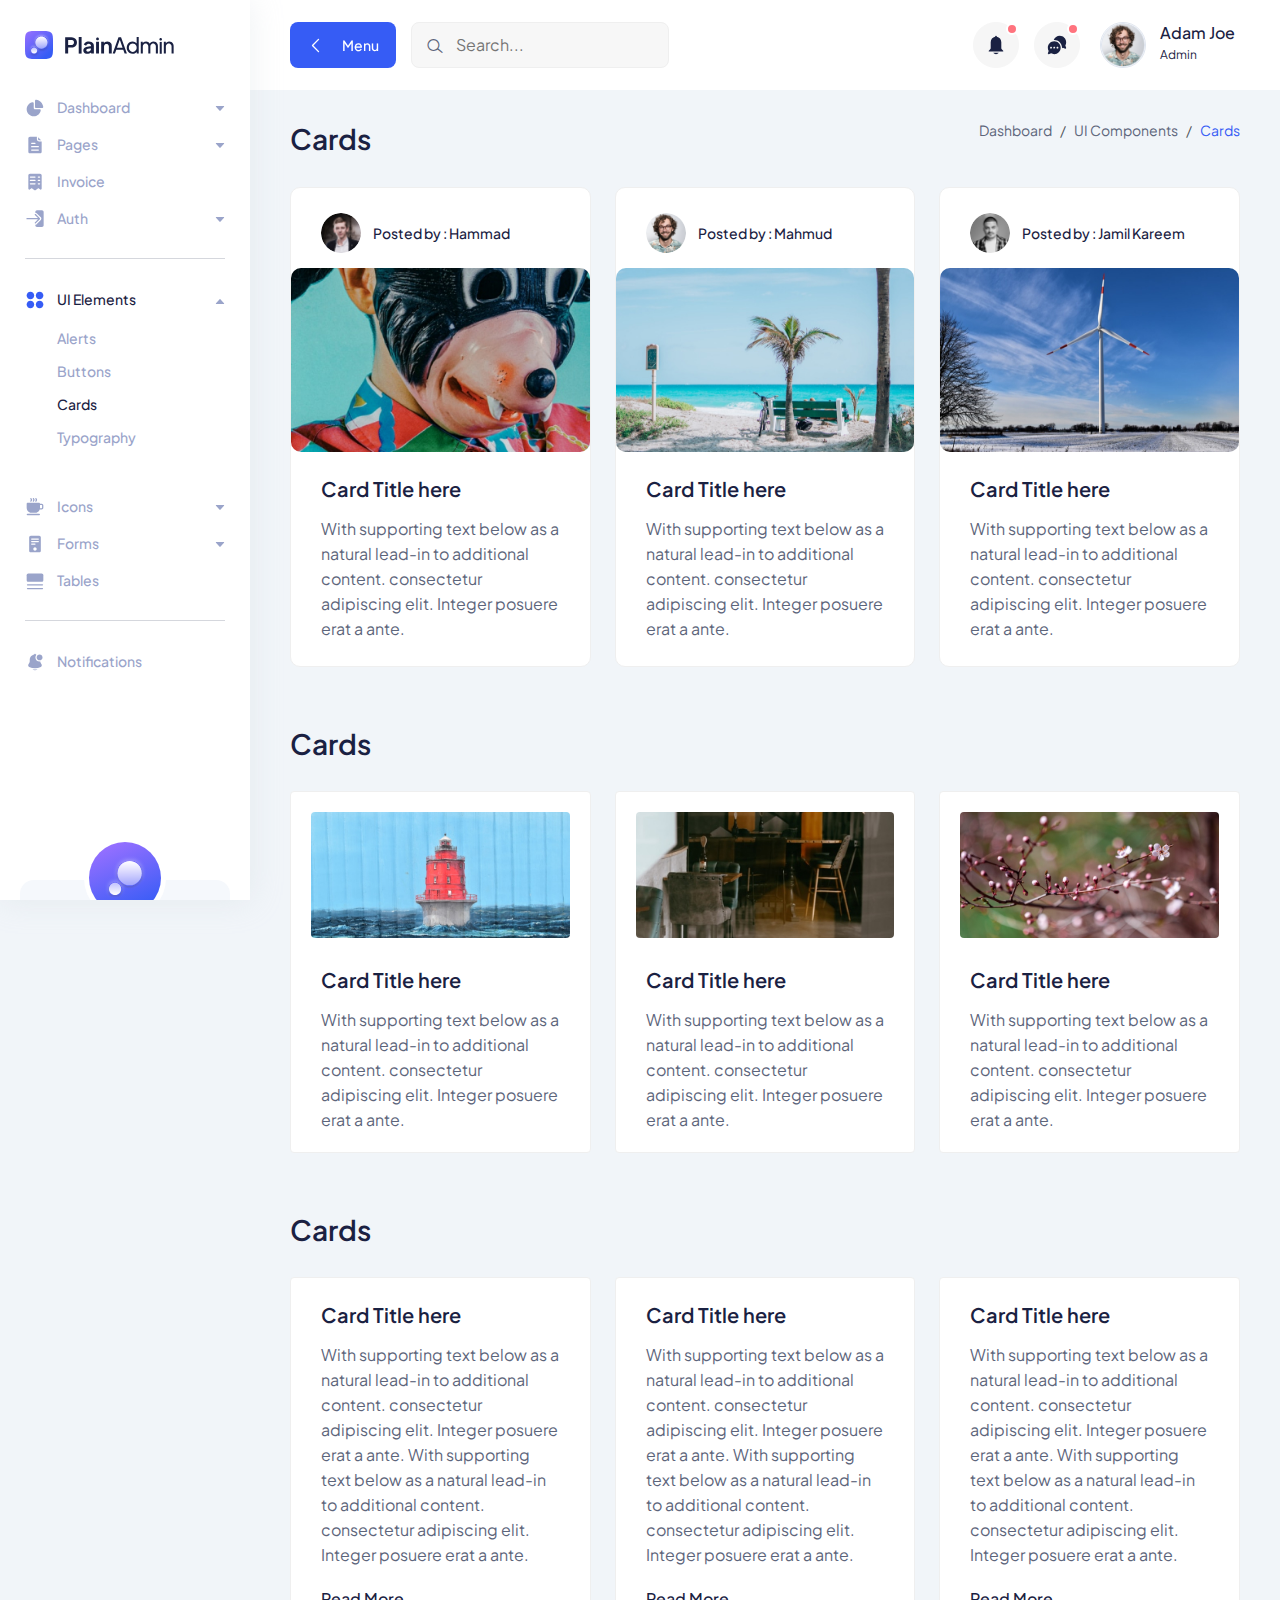
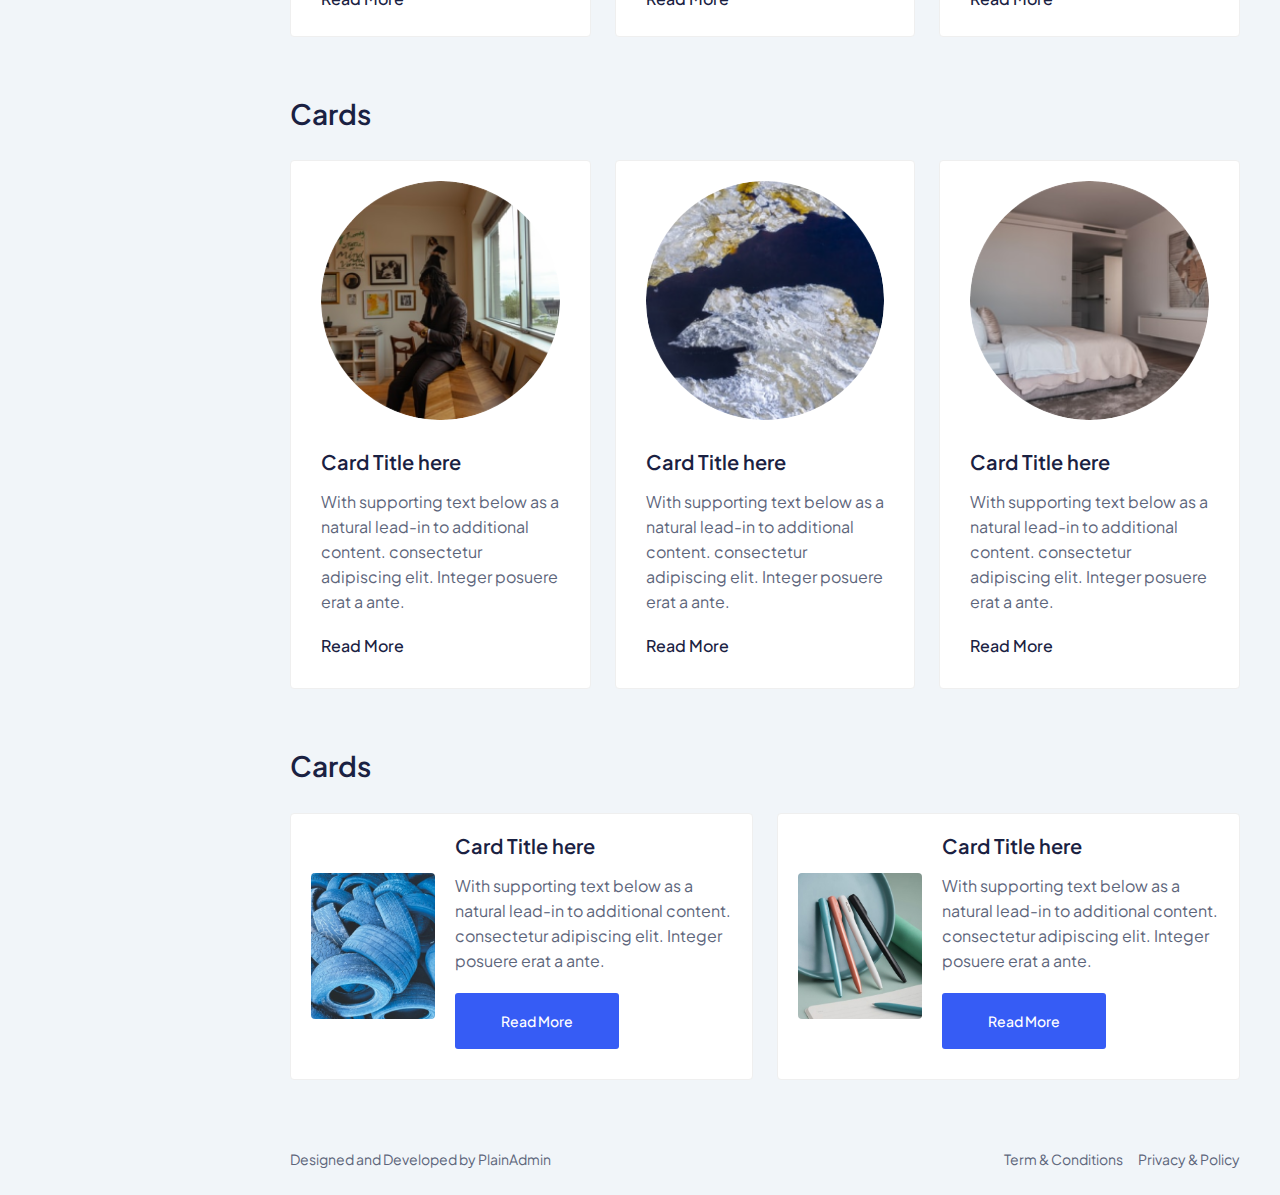
<file: cards.html>
<!DOCTYPE html>
<html lang="en">
  <head>
    <meta charset="UTF-8" />
    <meta http-equiv="X-UA-Compatible" content="IE=edge" />
    <meta name="viewport" content="width=device-width, initial-scale=1.0" />
    <link rel="shortcut icon" href="assets/images/favicon.svg" type="image/x-icon" />
    <title>Cards | PlainAdmin Demo</title>

    <!-- ========== All CSS files linkup ========= -->
    <link rel="stylesheet" href="assets/css/bootstrap.min.css" />
    <link rel="stylesheet" href="assets/css/lineicons.css" />
    <link rel="stylesheet" href="assets/css/materialdesignicons.min.css" />
    <link rel="stylesheet" href="assets/css/fullcalendar.css" />
    <link rel="stylesheet" href="assets/css/main.css" />
  </head>
  <body>
    <!-- ======== Preloader =========== -->
    <div id="preloader">
      <div class="spinner"></div>
    </div>
    <!-- ======== Preloader =========== -->

    <!-- ======== sidebar-nav start =========== -->
    <aside class="sidebar-nav-wrapper">
      <div class="navbar-logo">
        <a href="index.html">
          <img src="assets/images/logo/logo.svg" alt="logo" />
        </a>
      </div>
      <nav class="sidebar-nav">
        <ul>
          <li class="nav-item nav-item-has-children">
            <a
              href="#0"
              class="collapsed"
              data-bs-toggle="collapse"
              data-bs-target="#ddmenu_1"
              aria-controls="ddmenu_1"
              aria-expanded="false"
              aria-label="Toggle navigation"
            >
              <span class="icon">
                <svg width="20" height="20" viewBox="0 0 20 20" fill="none" xmlns="http://www.w3.org/2000/svg">
                  <path
                    d="M8.74999 18.3333C12.2376 18.3333 15.1364 15.8128 15.7244 12.4941C15.8448 11.8143 15.2737 11.25 14.5833 11.25H9.99999C9.30966 11.25 8.74999 10.6903 8.74999 10V5.41666C8.74999 4.7263 8.18563 4.15512 7.50586 4.27556C4.18711 4.86357 1.66666 7.76243 1.66666 11.25C1.66666 15.162 4.83797 18.3333 8.74999 18.3333Z" />
                  <path
                    d="M17.0833 10C17.7737 10 18.3432 9.43708 18.2408 8.75433C17.7005 5.14918 14.8508 2.29947 11.2457 1.75912C10.5629 1.6568 10 2.2263 10 2.91665V9.16666C10 9.62691 10.3731 10 10.8333 10H17.0833Z" />
                </svg>
              </span>
              <span class="text">Dashboard</span>
            </a>
            <ul id="ddmenu_1" class="collapse dropdown-nav">
              <li>
                <a href="index.html"> eCommerce </a>
              </li>
            </ul>
          </li>
          <li class="nav-item nav-item-has-children">
            <a
              href="#0"
              class="collapsed"
              data-bs-toggle="collapse"
              data-bs-target="#ddmenu_2"
              aria-controls="ddmenu_2"
              aria-expanded="false"
              aria-label="Toggle navigation"
            >
              <span class="icon">
                <svg width="20" height="20" viewBox="0 0 20 20" fill="none" xmlns="http://www.w3.org/2000/svg">
                  <path
                    d="M11.8097 1.66667C11.8315 1.66667 11.8533 1.6671 11.875 1.66796V4.16667C11.875 5.43232 12.901 6.45834 14.1667 6.45834H16.6654C16.6663 6.48007 16.6667 6.50186 16.6667 6.5237V16.6667C16.6667 17.5872 15.9205 18.3333 15 18.3333H5.00001C4.07954 18.3333 3.33334 17.5872 3.33334 16.6667V3.33334C3.33334 2.41286 4.07954 1.66667 5.00001 1.66667H11.8097ZM6.66668 7.70834C6.3215 7.70834 6.04168 7.98816 6.04168 8.33334C6.04168 8.67851 6.3215 8.95834 6.66668 8.95834H10C10.3452 8.95834 10.625 8.67851 10.625 8.33334C10.625 7.98816 10.3452 7.70834 10 7.70834H6.66668ZM6.04168 11.6667C6.04168 12.0118 6.3215 12.2917 6.66668 12.2917H13.3333C13.6785 12.2917 13.9583 12.0118 13.9583 11.6667C13.9583 11.3215 13.6785 11.0417 13.3333 11.0417H6.66668C6.3215 11.0417 6.04168 11.3215 6.04168 11.6667ZM6.66668 14.375C6.3215 14.375 6.04168 14.6548 6.04168 15C6.04168 15.3452 6.3215 15.625 6.66668 15.625H13.3333C13.6785 15.625 13.9583 15.3452 13.9583 15C13.9583 14.6548 13.6785 14.375 13.3333 14.375H6.66668Z" />
                  <path
                    d="M13.125 2.29167L16.0417 5.20834H14.1667C13.5913 5.20834 13.125 4.74197 13.125 4.16667V2.29167Z" />
                </svg>
              </span>
              <span class="text">Pages</span>
            </a>
            <ul id="ddmenu_2" class="collapse dropdown-nav">
              <li>
                <a href="settings.html"> Settings </a>
              </li>
              <li>
                <a href="blank-page.html"> Blank Page </a>
              </li>
            </ul>
          </li>
          <li class="nav-item">
            <a href="invoice.html">
              <span class="icon">
                <svg width="20" height="20" viewBox="0 0 20 20" fill="none" xmlns="http://www.w3.org/2000/svg">
                  <path
                    d="M3.33334 3.35442C3.33334 2.4223 4.07954 1.66666 5.00001 1.66666H15C15.9205 1.66666 16.6667 2.4223 16.6667 3.35442V16.8565C16.6667 17.5519 15.8827 17.9489 15.3333 17.5317L13.8333 16.3924C13.537 16.1673 13.1297 16.1673 12.8333 16.3924L10.5 18.1646C10.2037 18.3896 9.79634 18.3896 9.50001 18.1646L7.16668 16.3924C6.87038 16.1673 6.46298 16.1673 6.16668 16.3924L4.66668 17.5317C4.11731 17.9489 3.33334 17.5519 3.33334 16.8565V3.35442ZM4.79168 5.04218C4.79168 5.39173 5.0715 5.6751 5.41668 5.6751H10C10.3452 5.6751 10.625 5.39173 10.625 5.04218C10.625 4.69264 10.3452 4.40927 10 4.40927H5.41668C5.0715 4.40927 4.79168 4.69264 4.79168 5.04218ZM5.41668 7.7848C5.0715 7.7848 4.79168 8.06817 4.79168 8.41774C4.79168 8.76724 5.0715 9.05066 5.41668 9.05066H10C10.3452 9.05066 10.625 8.76724 10.625 8.41774C10.625 8.06817 10.3452 7.7848 10 7.7848H5.41668ZM4.79168 11.7932C4.79168 12.1428 5.0715 12.4262 5.41668 12.4262H10C10.3452 12.4262 10.625 12.1428 10.625 11.7932C10.625 11.4437 10.3452 11.1603 10 11.1603H5.41668C5.0715 11.1603 4.79168 11.4437 4.79168 11.7932ZM13.3333 4.40927C12.9882 4.40927 12.7083 4.69264 12.7083 5.04218C12.7083 5.39173 12.9882 5.6751 13.3333 5.6751H14.5833C14.9285 5.6751 15.2083 5.39173 15.2083 5.04218C15.2083 4.69264 14.9285 4.40927 14.5833 4.40927H13.3333ZM12.7083 8.41774C12.7083 8.76724 12.9882 9.05066 13.3333 9.05066H14.5833C14.9285 9.05066 15.2083 8.76724 15.2083 8.41774C15.2083 8.06817 14.9285 7.7848 14.5833 7.7848H13.3333C12.9882 7.7848 12.7083 8.06817 12.7083 8.41774ZM13.3333 11.1603C12.9882 11.1603 12.7083 11.4437 12.7083 11.7932C12.7083 12.1428 12.9882 12.4262 13.3333 12.4262H14.5833C14.9285 12.4262 15.2083 12.1428 15.2083 11.7932C15.2083 11.4437 14.9285 11.1603 14.5833 11.1603H13.3333Z" />
                </svg>
              </span>
              <span class="text">Invoice</span>
            </a>
          </li>
          <li class="nav-item nav-item-has-children">
            <a
              href="#0"
              class="collapsed"
              data-bs-toggle="collapse"
              data-bs-target="#ddmenu_3"
              aria-controls="ddmenu_3"
              aria-expanded="false"
              aria-label="Toggle navigation"
            >
              <span class="icon">
                <svg width="20" height="20" viewBox="0 0 20 20" fill="none" xmlns="http://www.w3.org/2000/svg">
                  <path
                    d="M14.9211 10.1294C15.1652 9.88534 15.1652 9.48967 14.9211 9.24559L10.7544 5.0789C10.5103 4.83482 10.1147 4.83482 9.87057 5.0789C9.62649 5.32297 9.62649 5.71871 9.87057 5.96278L12.9702 9.06251H1.97916C1.63398 9.06251 1.35416 9.34234 1.35416 9.68751C1.35416 10.0327 1.63398 10.3125 1.97916 10.3125H12.9702L9.87057 13.4123C9.62649 13.6563 9.62649 14.052 9.87057 14.2961C10.1147 14.5402 10.5103 14.5402 10.7544 14.2961L14.9211 10.1294Z" />
                  <path
                    d="M11.6383 15.18L15.805 11.0133C16.5373 10.2811 16.5373 9.09391 15.805 8.36166L11.6383 4.195C11.2722 3.82888 10.7923 3.64582 10.3125 3.64582V3.02082C10.3125 2.10035 11.0587 1.35416 11.9792 1.35416H16.9792C17.8997 1.35416 18.6458 2.10035 18.6458 3.02082V16.3542C18.6458 17.2747 17.8997 18.0208 16.9792 18.0208H11.9792C11.0587 18.0208 10.3125 17.2747 10.3125 16.3542V15.7292C10.7923 15.7292 11.2722 15.5461 11.6383 15.18Z" />
                </svg>
              </span>
              <span class="text">Auth</span>
            </a>
            <ul id="ddmenu_3" class="collapse dropdown-nav">
              <li>
                <a href="signin.html"> Sign In </a>
              </li>
              <li>
                <a href="signup.html"> Sign Up </a>
              </li>
            </ul>
          </li>
          <span class="divider"><hr /></span>
          <li class="nav-item nav-item-has-children">
            <a
              href="#0"
              class=""
              data-bs-toggle="collapse"
              data-bs-target="#ddmenu_4"
              aria-controls="ddmenu_4"
              aria-expanded="true"
              aria-label="Toggle navigation"
            >
              <span class="icon">
                <svg width="20" height="20" viewBox="0 0 20 20" fill="none" xmlns="http://www.w3.org/2000/svg">
                  <path
                    d="M1.66666 5.41669C1.66666 3.34562 3.34559 1.66669 5.41666 1.66669C7.48772 1.66669 9.16666 3.34562 9.16666 5.41669C9.16666 7.48775 7.48772 9.16669 5.41666 9.16669C3.34559 9.16669 1.66666 7.48775 1.66666 5.41669Z" />
                  <path
                    d="M1.66666 14.5834C1.66666 12.5123 3.34559 10.8334 5.41666 10.8334C7.48772 10.8334 9.16666 12.5123 9.16666 14.5834C9.16666 16.6545 7.48772 18.3334 5.41666 18.3334C3.34559 18.3334 1.66666 16.6545 1.66666 14.5834Z" />
                  <path
                    d="M10.8333 5.41669C10.8333 3.34562 12.5123 1.66669 14.5833 1.66669C16.6544 1.66669 18.3333 3.34562 18.3333 5.41669C18.3333 7.48775 16.6544 9.16669 14.5833 9.16669C12.5123 9.16669 10.8333 7.48775 10.8333 5.41669Z" />
                  <path
                    d="M10.8333 14.5834C10.8333 12.5123 12.5123 10.8334 14.5833 10.8334C16.6544 10.8334 18.3333 12.5123 18.3333 14.5834C18.3333 16.6545 16.6544 18.3334 14.5833 18.3334C12.5123 18.3334 10.8333 16.6545 10.8333 14.5834Z" />
                </svg>
              </span>
              <span class="text">UI Elements </span>
            </a>
            <ul id="ddmenu_4" class="collapsed show dropdown-nav">
              <li>
                <a href="alerts.html"> Alerts </a>
              </li>
              <li>
                <a href="buttons.html"> Buttons </a>
              </li>
              <li>
                <a href="cards.html" class="active"> Cards </a>
              </li>
              <li>
                <a href="typography.html"> Typography </a>
              </li>
            </ul>
          </li>
          <li class="nav-item nav-item-has-children">
            <a
              href="#0"
              class="collapsed"
              data-bs-toggle="collapse"
              data-bs-target="#ddmenu_55"
              aria-controls="ddmenu_55"
              aria-expanded="false"
              aria-label="Toggle navigation"
            >
              <span class="icon">
                <svg width="20" height="20" viewBox="0 0 20 20" fill="none" xmlns="http://www.w3.org/2000/svg">
                  <path
                    d="M5.48663 1.1466C5.77383 0.955131 6.16188 1.03274 6.35335 1.31994L6.87852 2.10769C7.20508 2.59755 7.20508 3.23571 6.87852 3.72556L6.35335 4.51331C6.16188 4.80052 5.77383 4.87813 5.48663 4.68666C5.19943 4.49519 5.12182 4.10715 5.31328 3.81994L5.83845 3.03219C5.88511 2.96221 5.88511 2.87105 5.83845 2.80106L5.31328 2.01331C5.12182 1.72611 5.19943 1.33806 5.48663 1.1466Z" />
                  <path
                    d="M2.49999 5.83331C2.03976 5.83331 1.66666 6.2064 1.66666 6.66665V10.8333C1.66666 13.5948 3.90523 15.8333 6.66666 15.8333H9.99999C12.1856 15.8333 14.0436 14.431 14.7235 12.4772C14.8134 12.4922 14.9058 12.5 15 12.5H16.6667C17.5872 12.5 18.3333 11.7538 18.3333 10.8333V8.33331C18.3333 7.41284 17.5872 6.66665 16.6667 6.66665H15C15 6.2064 14.6269 5.83331 14.1667 5.83331H2.49999ZM14.9829 11.2496C14.9942 11.1123 15 10.9735 15 10.8333V7.91665H16.6667C16.8967 7.91665 17.0833 8.10319 17.0833 8.33331V10.8333C17.0833 11.0634 16.8967 11.25 16.6667 11.25H15L14.9898 11.2498L14.9829 11.2496Z" />
                  <path
                    d="M8.85332 1.31994C8.6619 1.03274 8.27383 0.955131 7.98663 1.1466C7.69943 1.33806 7.62182 1.72611 7.81328 2.01331L8.33848 2.80106C8.38507 2.87105 8.38507 2.96221 8.33848 3.03219L7.81328 3.81994C7.62182 4.10715 7.69943 4.49519 7.98663 4.68666C8.27383 4.87813 8.6619 4.80052 8.85332 4.51331L9.37848 3.72556C9.70507 3.23571 9.70507 2.59755 9.37848 2.10769L8.85332 1.31994Z" />
                  <path
                    d="M10.4867 1.1466C10.7738 0.955131 11.1619 1.03274 11.3533 1.31994L11.8785 2.10769C12.2051 2.59755 12.2051 3.23571 11.8785 3.72556L11.3533 4.51331C11.1619 4.80052 10.7738 4.87813 10.4867 4.68666C10.1994 4.49519 10.1218 4.10715 10.3133 3.81994L10.8385 3.03219C10.8851 2.96221 10.8851 2.87105 10.8385 2.80106L10.3133 2.01331C10.1218 1.72611 10.1994 1.33806 10.4867 1.1466Z" />
                  <path
                    d="M2.49999 16.6667C2.03976 16.6667 1.66666 17.0398 1.66666 17.5C1.66666 17.9602 2.03976 18.3334 2.49999 18.3334H14.1667C14.6269 18.3334 15 17.9602 15 17.5C15 17.0398 14.6269 16.6667 14.1667 16.6667H2.49999Z" />
                </svg>
              </span>
              <span class="text">Icons</span>
            </a>
            <ul id="ddmenu_55" class="collapse dropdown-nav">
              <li>
                <a href="icons.html"> LineIcons </a>
              </li>
              <li>
                <a href="mdi-icons.html"> MDI Icons </a>
              </li>
            </ul>
          </li>
          <li class="nav-item nav-item-has-children">
            <a
              href="#0"
              class="collapsed"
              data-bs-toggle="collapse"
              data-bs-target="#ddmenu_5"
              aria-controls="ddmenu_5"
              aria-expanded="false"
              aria-label="Toggle navigation"
            >
              <span class="icon">
                <svg width="20" height="20" viewBox="0 0 20 20" fill="none" xmlns="http://www.w3.org/2000/svg">
                  <path
                    d="M4.16666 3.33335C4.16666 2.41288 4.91285 1.66669 5.83332 1.66669H14.1667C15.0872 1.66669 15.8333 2.41288 15.8333 3.33335V16.6667C15.8333 17.5872 15.0872 18.3334 14.1667 18.3334H5.83332C4.91285 18.3334 4.16666 17.5872 4.16666 16.6667V3.33335ZM6.04166 5.00002C6.04166 5.3452 6.32148 5.62502 6.66666 5.62502H13.3333C13.6785 5.62502 13.9583 5.3452 13.9583 5.00002C13.9583 4.65485 13.6785 4.37502 13.3333 4.37502H6.66666C6.32148 4.37502 6.04166 4.65485 6.04166 5.00002ZM6.66666 6.87502C6.32148 6.87502 6.04166 7.15485 6.04166 7.50002C6.04166 7.8452 6.32148 8.12502 6.66666 8.12502H13.3333C13.6785 8.12502 13.9583 7.8452 13.9583 7.50002C13.9583 7.15485 13.6785 6.87502 13.3333 6.87502H6.66666ZM6.04166 10C6.04166 10.3452 6.32148 10.625 6.66666 10.625H9.99999C10.3452 10.625 10.625 10.3452 10.625 10C10.625 9.65485 10.3452 9.37502 9.99999 9.37502H6.66666C6.32148 9.37502 6.04166 9.65485 6.04166 10ZM9.99999 16.6667C10.9205 16.6667 11.6667 15.9205 11.6667 15C11.6667 14.0795 10.9205 13.3334 9.99999 13.3334C9.07949 13.3334 8.33332 14.0795 8.33332 15C8.33332 15.9205 9.07949 16.6667 9.99999 16.6667Z" />
                </svg>
              </span>
              <span class="text"> Forms </span>
            </a>
            <ul id="ddmenu_5" class="collapse dropdown-nav">
              <li>
                <a href="form-elements.html"> Form Elements </a>
              </li>
            </ul>
          </li>
          <li class="nav-item">
            <a href="tables.html">
              <span class="icon">
                <svg width="20" height="20" viewBox="0 0 20 20" fill="none" xmlns="http://www.w3.org/2000/svg">
                  <path
                    d="M1.66666 4.16667C1.66666 3.24619 2.41285 2.5 3.33332 2.5H16.6667C17.5872 2.5 18.3333 3.24619 18.3333 4.16667V9.16667C18.3333 10.0872 17.5872 10.8333 16.6667 10.8333H3.33332C2.41285 10.8333 1.66666 10.0872 1.66666 9.16667V4.16667Z" />
                  <path
                    d="M1.875 13.75C1.875 13.4048 2.15483 13.125 2.5 13.125H17.5C17.8452 13.125 18.125 13.4048 18.125 13.75C18.125 14.0952 17.8452 14.375 17.5 14.375H2.5C2.15483 14.375 1.875 14.0952 1.875 13.75Z" />
                  <path
                    d="M2.5 16.875C2.15483 16.875 1.875 17.1548 1.875 17.5C1.875 17.8452 2.15483 18.125 2.5 18.125H17.5C17.8452 18.125 18.125 17.8452 18.125 17.5C18.125 17.1548 17.8452 16.875 17.5 16.875H2.5Z" />
                </svg>
              </span>
              <span class="text">Tables</span>
            </a>
          </li>
          <span class="divider"><hr /></span>

          <li class="nav-item">
            <a href="notification.html">
              <span class="icon">
                <svg width="20" height="20" viewBox="0 0 20 20" fill="none" xmlns="http://www.w3.org/2000/svg">
                  <path
                    d="M10.8333 2.50008C10.8333 2.03984 10.4602 1.66675 9.99999 1.66675C9.53975 1.66675 9.16666 2.03984 9.16666 2.50008C9.16666 2.96032 9.53975 3.33341 9.99999 3.33341C10.4602 3.33341 10.8333 2.96032 10.8333 2.50008Z" />
                  <path
                    d="M17.5 5.41673C17.5 7.02756 16.1942 8.33339 14.5833 8.33339C12.9725 8.33339 11.6667 7.02756 11.6667 5.41673C11.6667 3.80589 12.9725 2.50006 14.5833 2.50006C16.1942 2.50006 17.5 3.80589 17.5 5.41673Z" />
                  <path
                    d="M11.4272 2.69637C10.9734 2.56848 10.4947 2.50006 10 2.50006C7.10054 2.50006 4.75003 4.85057 4.75003 7.75006V9.20873C4.75003 9.72814 4.62082 10.2393 4.37404 10.6963L3.36705 12.5611C2.89938 13.4272 3.26806 14.5081 4.16749 14.9078C7.88074 16.5581 12.1193 16.5581 15.8326 14.9078C16.732 14.5081 17.1007 13.4272 16.633 12.5611L15.626 10.6963C15.43 10.3333 15.3081 9.93606 15.2663 9.52773C15.0441 9.56431 14.8159 9.58339 14.5833 9.58339C12.2822 9.58339 10.4167 7.71791 10.4167 5.41673C10.4167 4.37705 10.7975 3.42631 11.4272 2.69637Z" />
                  <path
                    d="M7.48901 17.1925C8.10004 17.8918 8.99841 18.3335 10 18.3335C11.0016 18.3335 11.9 17.8918 12.511 17.1925C10.8482 17.4634 9.15183 17.4634 7.48901 17.1925Z" />
                </svg>
              </span>
              <span class="text">Notifications</span>
            </a>
          </li>
        </ul>
      </nav>
      <div class="promo-box">
        <div class="promo-icon">
          <img class="mx-auto" src="./assets/images/logo/logo-icon-big.svg" alt="Logo">
        </div>
        <h3>Upgrade to PRO</h3>
        <p>Improve your development process and start doing more with PlainAdmin PRO!</p>
        <a href="https://plainadmin.com/pro" target="_blank" rel="nofollow" class="main-btn primary-btn btn-hover">
          Upgrade to PRO
        </a>
      </div>
    </aside>
    <div class="overlay"></div>
    <!-- ======== sidebar-nav end =========== -->

    <!-- ======== main-wrapper start =========== -->
    <main class="main-wrapper">
      <!-- ========== header start ========== -->
      <header class="header">
        <div class="container-fluid">
          <div class="row">
            <div class="col-lg-5 col-md-5 col-6">
              <div class="header-left d-flex align-items-center">
                <div class="menu-toggle-btn mr-15">
                  <button id="menu-toggle" class="main-btn primary-btn btn-hover">
                    <i class="lni lni-chevron-left me-2"></i> Menu
                  </button>
                </div>
                <div class="header-search d-none d-md-flex">
                  <form action="#">
                    <input type="text" placeholder="Search..." />
                    <button><i class="lni lni-search-alt"></i></button>
                  </form>
                </div>
              </div>
            </div>
            <div class="col-lg-7 col-md-7 col-6">
              <div class="header-right">
                <!-- notification start -->
                <div class="notification-box ml-15 d-none d-md-flex">
                  <button class="dropdown-toggle" type="button" id="notification" data-bs-toggle="dropdown"
                    aria-expanded="false">
                    <svg width="22" height="22" viewBox="0 0 22 22" fill="none" xmlns="http://www.w3.org/2000/svg">
                      <path
                        d="M11 20.1667C9.88317 20.1667 8.88718 19.63 8.23901 18.7917H13.761C13.113 19.63 12.1169 20.1667 11 20.1667Z"
                        fill="" />
                      <path
                        d="M10.1157 2.74999C10.1157 2.24374 10.5117 1.83333 11 1.83333C11.4883 1.83333 11.8842 2.24374 11.8842 2.74999V2.82604C14.3932 3.26245 16.3051 5.52474 16.3051 8.24999V14.287C16.3051 14.5301 16.3982 14.7633 16.564 14.9352L18.2029 16.6342C18.4814 16.9229 18.2842 17.4167 17.8903 17.4167H4.10961C3.71574 17.4167 3.5185 16.9229 3.797 16.6342L5.43589 14.9352C5.6017 14.7633 5.69485 14.5301 5.69485 14.287V8.24999C5.69485 5.52474 7.60672 3.26245 10.1157 2.82604V2.74999Z"
                        fill="" />
                    </svg>
                    <span></span>
                  </button>
                  <ul class="dropdown-menu dropdown-menu-end" aria-labelledby="notification">
                    <li>
                      <a href="#0">
                        <div class="image">
                          <img src="assets/images/lead/lead-6.png" alt="" />
                        </div>
                        <div class="content">
                          <h6>
                            John Doe
                            <span class="text-regular">
                              comment on a product.
                            </span>
                          </h6>
                          <p>
                            Lorem ipsum dolor sit amet, consect etur adipiscing
                            elit Vivamus tortor.
                          </p>
                          <span>10 mins ago</span>
                        </div>
                      </a>
                    </li>
                    <li>
                      <a href="#0">
                        <div class="image">
                          <img src="assets/images/lead/lead-1.png" alt="" />
                        </div>
                        <div class="content">
                          <h6>
                            Jonathon
                            <span class="text-regular">
                              like on a product.
                            </span>
                          </h6>
                          <p>
                            Lorem ipsum dolor sit amet, consect etur adipiscing
                            elit Vivamus tortor.
                          </p>
                          <span>10 mins ago</span>
                        </div>
                      </a>
                    </li>
                  </ul>
                </div>
                <!-- notification end -->
                <!-- message start -->
                <div class="header-message-box ml-15 d-none d-md-flex">
                  <button class="dropdown-toggle" type="button" id="message" data-bs-toggle="dropdown"
                    aria-expanded="false">
                    <svg width="22" height="22" viewBox="0 0 22 22" fill="none" xmlns="http://www.w3.org/2000/svg">
                      <path
                        d="M7.74866 5.97421C7.91444 5.96367 8.08162 5.95833 8.25005 5.95833C12.5532 5.95833 16.0417 9.4468 16.0417 13.75C16.0417 13.9184 16.0364 14.0856 16.0259 14.2514C16.3246 14.138 16.6127 14.003 16.8883 13.8482L19.2306 14.629C19.7858 14.8141 20.3141 14.2858 20.129 13.7306L19.3482 11.3882C19.8694 10.4604 20.1667 9.38996 20.1667 8.25C20.1667 4.70617 17.2939 1.83333 13.75 1.83333C11.0077 1.83333 8.66702 3.55376 7.74866 5.97421Z"
                        fill="" />
                      <path
                        d="M14.6667 13.75C14.6667 17.2938 11.7939 20.1667 8.25004 20.1667C7.11011 20.1667 6.03962 19.8694 5.11182 19.3482L2.76946 20.129C2.21421 20.3141 1.68597 19.7858 1.87105 19.2306L2.65184 16.8882C2.13062 15.9604 1.83338 14.89 1.83338 13.75C1.83338 10.2062 4.70622 7.33333 8.25004 7.33333C11.7939 7.33333 14.6667 10.2062 14.6667 13.75ZM5.95838 13.75C5.95838 13.2437 5.54797 12.8333 5.04171 12.8333C4.53545 12.8333 4.12504 13.2437 4.12504 13.75C4.12504 14.2563 4.53545 14.6667 5.04171 14.6667C5.54797 14.6667 5.95838 14.2563 5.95838 13.75ZM9.16671 13.75C9.16671 13.2437 8.7563 12.8333 8.25004 12.8333C7.74379 12.8333 7.33338 13.2437 7.33338 13.75C7.33338 14.2563 7.74379 14.6667 8.25004 14.6667C8.7563 14.6667 9.16671 14.2563 9.16671 13.75ZM11.4584 14.6667C11.9647 14.6667 12.375 14.2563 12.375 13.75C12.375 13.2437 11.9647 12.8333 11.4584 12.8333C10.9521 12.8333 10.5417 13.2437 10.5417 13.75C10.5417 14.2563 10.9521 14.6667 11.4584 14.6667Z"
                        fill="" />
                    </svg>
                    <span></span>
                  </button>
                  <ul class="dropdown-menu dropdown-menu-end" aria-labelledby="message">
                    <li>
                      <a href="#0">
                        <div class="image">
                          <img src="assets/images/lead/lead-5.png" alt="" />
                        </div>
                        <div class="content">
                          <h6>Jacob Jones</h6>
                          <p>Hey!I can across your profile and ...</p>
                          <span>10 mins ago</span>
                        </div>
                      </a>
                    </li>
                    <li>
                      <a href="#0">
                        <div class="image">
                          <img src="assets/images/lead/lead-3.png" alt="" />
                        </div>
                        <div class="content">
                          <h6>John Doe</h6>
                          <p>Would you mind please checking out</p>
                          <span>12 mins ago</span>
                        </div>
                      </a>
                    </li>
                    <li>
                      <a href="#0">
                        <div class="image">
                          <img src="assets/images/lead/lead-2.png" alt="" />
                        </div>
                        <div class="content">
                          <h6>Anee Lee</h6>
                          <p>Hey! are you available for freelance?</p>
                          <span>1h ago</span>
                        </div>
                      </a>
                    </li>
                  </ul>
                </div>
                <!-- message end -->
                <!-- profile start -->
                <div class="profile-box ml-15">
                  <button class="dropdown-toggle bg-transparent border-0" type="button" id="profile"
                    data-bs-toggle="dropdown" aria-expanded="false">
                    <div class="profile-info">
                      <div class="info">
                        <div class="image">
                          <img src="assets/images/profile/profile-image.png" alt="" />
                        </div>
                        <div>
                          <h6 class="fw-500">Adam Joe</h6>
                          <p>Admin</p>
                        </div>
                      </div>
                    </div>
                  </button>
                  <ul class="dropdown-menu dropdown-menu-end" aria-labelledby="profile">
                    <li>
                      <div class="author-info flex items-center !p-1">
                        <div class="image">
                          <img src="assets/images/profile/profile-image.png" alt="image">
                        </div>
                        <div class="content">
                          <h4 class="text-sm">Adam Joe</h4>
                          <a class="text-black/40 dark:text-white/40 hover:text-black dark:hover:text-white text-xs"
                            href="#">Email@gmail.com</a>
                        </div>
                      </div>
                    </li>
                    <li class="divider"></li>
                    <li>
                      <a href="#0">
                        <i class="lni lni-user"></i> View Profile
                      </a>
                    </li>
                    <li>
                      <a href="#0">
                        <i class="lni lni-alarm"></i> Notifications
                      </a>
                    </li>
                    <li>
                      <a href="#0"> <i class="lni lni-inbox"></i> Messages </a>
                    </li>
                    <li>
                      <a href="#0"> <i class="lni lni-cog"></i> Settings </a>
                    </li>
                    <li class="divider"></li>
                    <li>
                      <a href="#0"> <i class="lni lni-exit"></i> Sign Out </a>
                    </li>
                  </ul>
                </div>
                <!-- profile end -->
              </div>
            </div>
          </div>
        </div>
      </header>
      <!-- ========== header end ========== -->

      <!-- ========== card components start ========== -->
      <section class="card-components">
        <div class="container-fluid">
          <!-- ========== title-wrapper start ========== -->
          <div class="title-wrapper pt-30">
            <div class="row align-items-center">
              <div class="col-md-6">
                <div class="title">
                  <h2>Cards</h2>
                </div>
              </div>
              <!-- end col -->
              <div class="col-md-6">
                <div class="breadcrumb-wrapper">
                  <nav aria-label="breadcrumb">
                    <ol class="breadcrumb">
                      <li class="breadcrumb-item">
                        <a href="#0">Dashboard</a>
                      </li>
                      <li class="breadcrumb-item">
                        <a href="#0">UI Components</a>
                      </li>
                      <li class="breadcrumb-item active" aria-current="page">
                        Cards
                      </li>
                    </ol>
                  </nav>
                </div>
              </div>
              <!-- end col -->
            </div>
            <!-- end row -->
          </div>
          <!-- ========== title-wrapper end ========== -->

          <!-- ========== cards-styles start ========== -->
          <div class="cards-styles">
            <!-- ========= card-style-1 start ========= -->
            <div class="row">
              <div class="col-xl-4 col-lg-4 col-md-6 col-sm-6">
                <div class="card-style-1 mb-30">
                  <div class="card-meta">
                    <div class="image">
                      <img src="assets/images/cards/card-style-1/admin-1.png" alt="" />
                    </div>
                    <div class="text">
                      <p class="text-sm text-medium">
                        Posted by : <a href="#0">Hammad</a>
                      </p>
                    </div>
                  </div>
                  <div class="card-image">
                    <a href="#0">
                      <img src="assets/images/cards/card-style-1/card-1.jpg" alt="" />
                    </a>
                  </div>
                  <div class="card-content">
                    <h4><a href="#0"> Card Title here </a></h4>
                    <p>
                      With supporting text below as a natural lead-in to
                      additional content. consectetur adipiscing elit. Integer
                      posuere erat a ante.
                    </p>
                  </div>
                </div>
                <!-- end card-->
              </div>
              <!-- end col -->
              <div class="col-xl-4 col-lg-4 col-md-6 col-sm-6">
                <div class="card-style-1 mb-30">
                  <div class="card-meta">
                    <div class="image">
                      <img src="assets/images/cards/card-style-1/admin-2.png" alt="" />
                    </div>
                    <div class="text">
                      <p class="text-sm text-medium">
                        Posted by : <a href="#0">Mahmud</a>
                      </p>
                    </div>
                  </div>
                  <div class="card-image">
                    <a href="#0">
                      <img src="assets/images/cards/card-style-1/card-2.jpg" alt="" />
                    </a>
                  </div>
                  <div class="card-content">
                    <h4><a href="#0"> Card Title here </a></h4>
                    <p>
                      With supporting text below as a natural lead-in to
                      additional content. consectetur adipiscing elit. Integer
                      posuere erat a ante.
                    </p>
                  </div>
                </div>
                <!-- end card-->
              </div>
              <!-- end col -->
              <div class="col-xl-4 col-lg-4 col-md-6 col-sm-6">
                <div class="card-style-1 mb-30">
                  <div class="card-meta">
                    <div class="image">
                      <img src="assets/images/cards/card-style-1/admin-3.png" alt="" />
                    </div>
                    <div class="text">
                      <p class="text-sm text-medium">
                        Posted by : <a href="#0">Jamil Kareem</a>
                      </p>
                    </div>
                  </div>
                  <div class="card-image">
                    <a href="#0">
                      <img src="assets/images/cards/card-style-1/card-3.jpg" alt="" />
                    </a>
                  </div>
                  <div class="card-content">
                    <h4><a href="#0"> Card Title here </a></h4>
                    <p>
                      With supporting text below as a natural lead-in to
                      additional content. consectetur adipiscing elit. Integer
                      posuere erat a ante.
                    </p>
                  </div>
                </div>
                <!-- end card-->
              </div>
              <!-- end col -->
            </div>
            <!-- end row -->
            <!-- ========= card-style-1 end ========= -->

            <!-- ========= card-style-2 start ========= -->
            <div class="row">
              <div class="col-12">
                <div class="title mt-30 mb-30">
                  <h2>Cards</h2>
                </div>
              </div>
              <!-- end col -->
              <div class="col-xl-4 col-lg-4 col-md-6 col-sm-6">
                <div class="card-style-2 mb-30">
                  <div class="card-image">
                    <a href="#0">
                      <img src="assets/images/cards/card-style-2/card-1.jpg" alt="" />
                    </a>
                  </div>
                  <div class="card-content">
                    <h4><a href="#0">Card Title here </a></h4>
                    <p>
                      With supporting text below as a natural lead-in to
                      additional content. consectetur adipiscing elit. Integer
                      posuere erat a ante.
                    </p>
                  </div>
                </div>
              </div>
              <!-- end col -->
              <div class="col-xl-4 col-lg-4 col-md-6 col-sm-6">
                <div class="card-style-2 mb-30">
                  <div class="card-image">
                    <a href="#0">
                      <img src="assets/images/cards/card-style-2/card-2.jpg" alt="" />
                    </a>
                  </div>
                  <div class="card-content">
                    <h4><a href="#0">Card Title here </a></h4>
                    <p>
                      With supporting text below as a natural lead-in to
                      additional content. consectetur adipiscing elit. Integer
                      posuere erat a ante.
                    </p>
                  </div>
                </div>
              </div>
              <!-- end col -->
              <div class="col-xl-4 col-lg-4 col-md-6 col-sm-6">
                <div class="card-style-2 mb-30">
                  <div class="card-image">
                    <a href="#0">
                      <img src="assets/images/cards/card-style-2/card-3.jpg" alt="" />
                    </a>
                  </div>
                  <div class="card-content">
                    <h4><a href="#0">Card Title here </a></h4>
                    <p>
                      With supporting text below as a natural lead-in to
                      additional content. consectetur adipiscing elit. Integer
                      posuere erat a ante.
                    </p>
                  </div>
                </div>
              </div>
              <!-- end col -->
            </div>
            <!-- end row -->
            <!-- ========= card-style-2 end ========= -->

            <!-- ========= card-style-3 start ========= -->
            <div class="row">
              <div class="col-12">
                <div class="title mt-30 mb-30">
                  <h2>Cards</h2>
                </div>
              </div>
              <!-- end col -->
              <div class="col-xl-4 col-lg-4 col-md-6 col-sm-6">
                <div class="card-style-3 mb-30">
                  <div class="card-content">
                    <h4><a href="#0">Card Title here </a></h4>
                    <p>
                      With supporting text below as a natural lead-in to
                      additional content. consectetur adipiscing elit. Integer
                      posuere erat a ante. With supporting text below as a
                      natural lead-in to additional content. consectetur
                      adipiscing elit. Integer posuere erat a ante.
                    </p>
                    <a href="#0" class="read-more">Read More</a>
                  </div>
                </div>
              </div>
              <!-- end col -->
              <div class="col-xl-4 col-lg-4 col-md-6 col-sm-6">
                <div class="card-style-3 mb-30">
                  <div class="card-content">
                    <h4><a href="#0">Card Title here </a></h4>
                    <p>
                      With supporting text below as a natural lead-in to
                      additional content. consectetur adipiscing elit. Integer
                      posuere erat a ante. With supporting text below as a
                      natural lead-in to additional content. consectetur
                      adipiscing elit. Integer posuere erat a ante.
                    </p>
                    <a href="#0" class="read-more">Read More</a>
                  </div>
                </div>
              </div>
              <!-- end col -->
              <div class="col-xl-4 col-lg-4 col-md-6 col-sm-6">
                <div class="card-style-3 mb-30">
                  <div class="card-content">
                    <h4><a href="#0">Card Title here </a></h4>
                    <p>
                      With supporting text below as a natural lead-in to
                      additional content. consectetur adipiscing elit. Integer
                      posuere erat a ante. With supporting text below as a
                      natural lead-in to additional content. consectetur
                      adipiscing elit. Integer posuere erat a ante.
                    </p>
                    <a href="#0" class="read-more">Read More</a>
                  </div>
                </div>
              </div>
              <!-- end col -->
            </div>
            <!-- end row -->
            <!-- ========= card-style-3 end ========= -->

            <!-- ========= card-style-4 start ========= -->
            <div class="row">
              <div class="col-12">
                <div class="title mt-30 mb-30">
                  <h2>Cards</h2>
                </div>
              </div>
              <!-- end col -->
              <div class="col-xl-4 col-lg-4 col-md-6">
                <div class="card-style-4 mb-30">
                  <div class="card-image">
                    <a href="#0">
                      <img src="assets/images/cards/card-style-4/card-1.png" alt="" />
                    </a>
                  </div>
                  <div class="card-content">
                    <h4><a href="#0">Card Title here </a></h4>
                    <p>
                      With supporting text below as a natural lead-in to
                      additional content. consectetur adipiscing elit. Integer
                      posuere erat a ante.
                    </p>
                    <a href="#0" class="read-more">Read More</a>
                  </div>
                </div>
              </div>
              <!-- end col -->
              <div class="col-xl-4 col-lg-4 col-md-6">
                <div class="card-style-4 mb-30">
                  <div class="card-image">
                    <a href="#0">
                      <img src="assets/images/cards/card-style-4/card-2.png" alt="" />
                    </a>
                  </div>
                  <div class="card-content">
                    <h4><a href="#0">Card Title here </a></h4>
                    <p>
                      With supporting text below as a natural lead-in to
                      additional content. consectetur adipiscing elit. Integer
                      posuere erat a ante.
                    </p>
                    <a href="#0" class="read-more">Read More</a>
                  </div>
                </div>
              </div>
              <!-- end col -->
              <div class="col-xl-4 col-lg-4 col-md-6">
                <div class="card-style-4 mb-30">
                  <div class="card-image">
                    <a href="#0">
                      <img src="assets/images/cards/card-style-4/card-3.png" alt="" />
                    </a>
                  </div>
                  <div class="card-content">
                    <h4><a href="#0">Card Title here </a></h4>
                    <p>
                      With supporting text below as a natural lead-in to
                      additional content. consectetur adipiscing elit. Integer
                      posuere erat a ante.
                    </p>
                    <a href="#0" class="read-more">Read More</a>
                  </div>
                </div>
              </div>
              <!-- end col -->
            </div>
            <!-- end row -->
            <!-- ========= card-style-4 end ========= -->

            <!-- ========= card-style-5 start ========= -->
            <div class="row">
              <div class="col-12">
                <div class="title mt-30 mb-30">
                  <h2>Cards</h2>
                </div>
              </div>
              <!-- end col -->
              <div class="col-xl-6 col-lg-6">
                <div class="card-style-5 mb-30">
                  <div class="card-image">
                    <a href="#0">
                      <img src="assets/images/cards/card-style-5/card-1.jpg" alt="" />
                    </a>
                  </div>
                  <div class="card-content">
                    <h4><a href="#0">Card Title here </a></h4>
                    <p>
                      With supporting text below as a natural lead-in to
                      additional content. consectetur adipiscing elit. Integer
                      posuere erat a ante.
                    </p>
                    <a href="#0" class="main-btn primary-btn btn-hover">Read More</a>
                  </div>
                </div>
                <!-- end card -->
              </div>
              <!-- end col -->
              <div class="col-xl-6 col-lg-6">
                <div class="card-style-5 mb-30">
                  <div class="card-image">
                    <a href="#0">
                      <img src="assets/images/cards/card-style-5/card-2.jpg" alt="" />
                    </a>
                  </div>
                  <div class="card-content">
                    <h4><a href="#0">Card Title here </a></h4>
                    <p>
                      With supporting text below as a natural lead-in to
                      additional content. consectetur adipiscing elit. Integer
                      posuere erat a ante.
                    </p>
                    <a href="#0" class="main-btn primary-btn btn-hover">Read More</a>
                  </div>
                </div>
                <!-- end card -->
              </div>
              <!-- end col -->
            </div>
            <!-- end row -->
            <!-- ========= card-style-5 end ========= -->
          </div>
          <!-- ========== cards-styles end ========== -->
        </div>
        <!-- end container -->
      </section>
      <!-- ========== card components end ========== -->

      <!-- ========== footer start =========== -->
      <footer class="footer">
        <div class="container-fluid">
          <div class="row">
            <div class="col-md-6 order-last order-md-first">
              <div class="copyright text-center text-md-start">
                <p class="text-sm">
                  Designed and Developed by
                  <a href="https://plainadmin.com" rel="nofollow" target="_blank">
                    PlainAdmin
                  </a>
                </p>
              </div>
            </div>
            <!-- end col-->
            <div class="col-md-6">
              <div class="terms d-flex justify-content-center justify-content-md-end">
                <a href="#0" class="text-sm">Term & Conditions</a>
                <a href="#0" class="text-sm ml-15">Privacy & Policy</a>
              </div>
            </div>
          </div>
          <!-- end row -->
        </div>
        <!-- end container -->
      </footer>
      <!-- ========== footer end =========== -->
    </main>
    <!-- ======== main-wrapper end =========== -->

    <!-- ========= All Javascript files linkup ======== -->
    <script src="assets/js/bootstrap.bundle.min.js"></script>
    <script src="assets/js/Chart.min.js"></script>
    <script src="assets/js/dynamic-pie-chart.js"></script>
    <script src="assets/js/moment.min.js"></script>
    <script src="assets/js/fullcalendar.js"></script>
    <script src="assets/js/jvectormap.min.js"></script>
    <script src="assets/js/world-merc.js"></script>
    <script src="assets/js/polyfill.js"></script>
    <script src="assets/js/main.js"></script>
  </body>
</html>
</file>
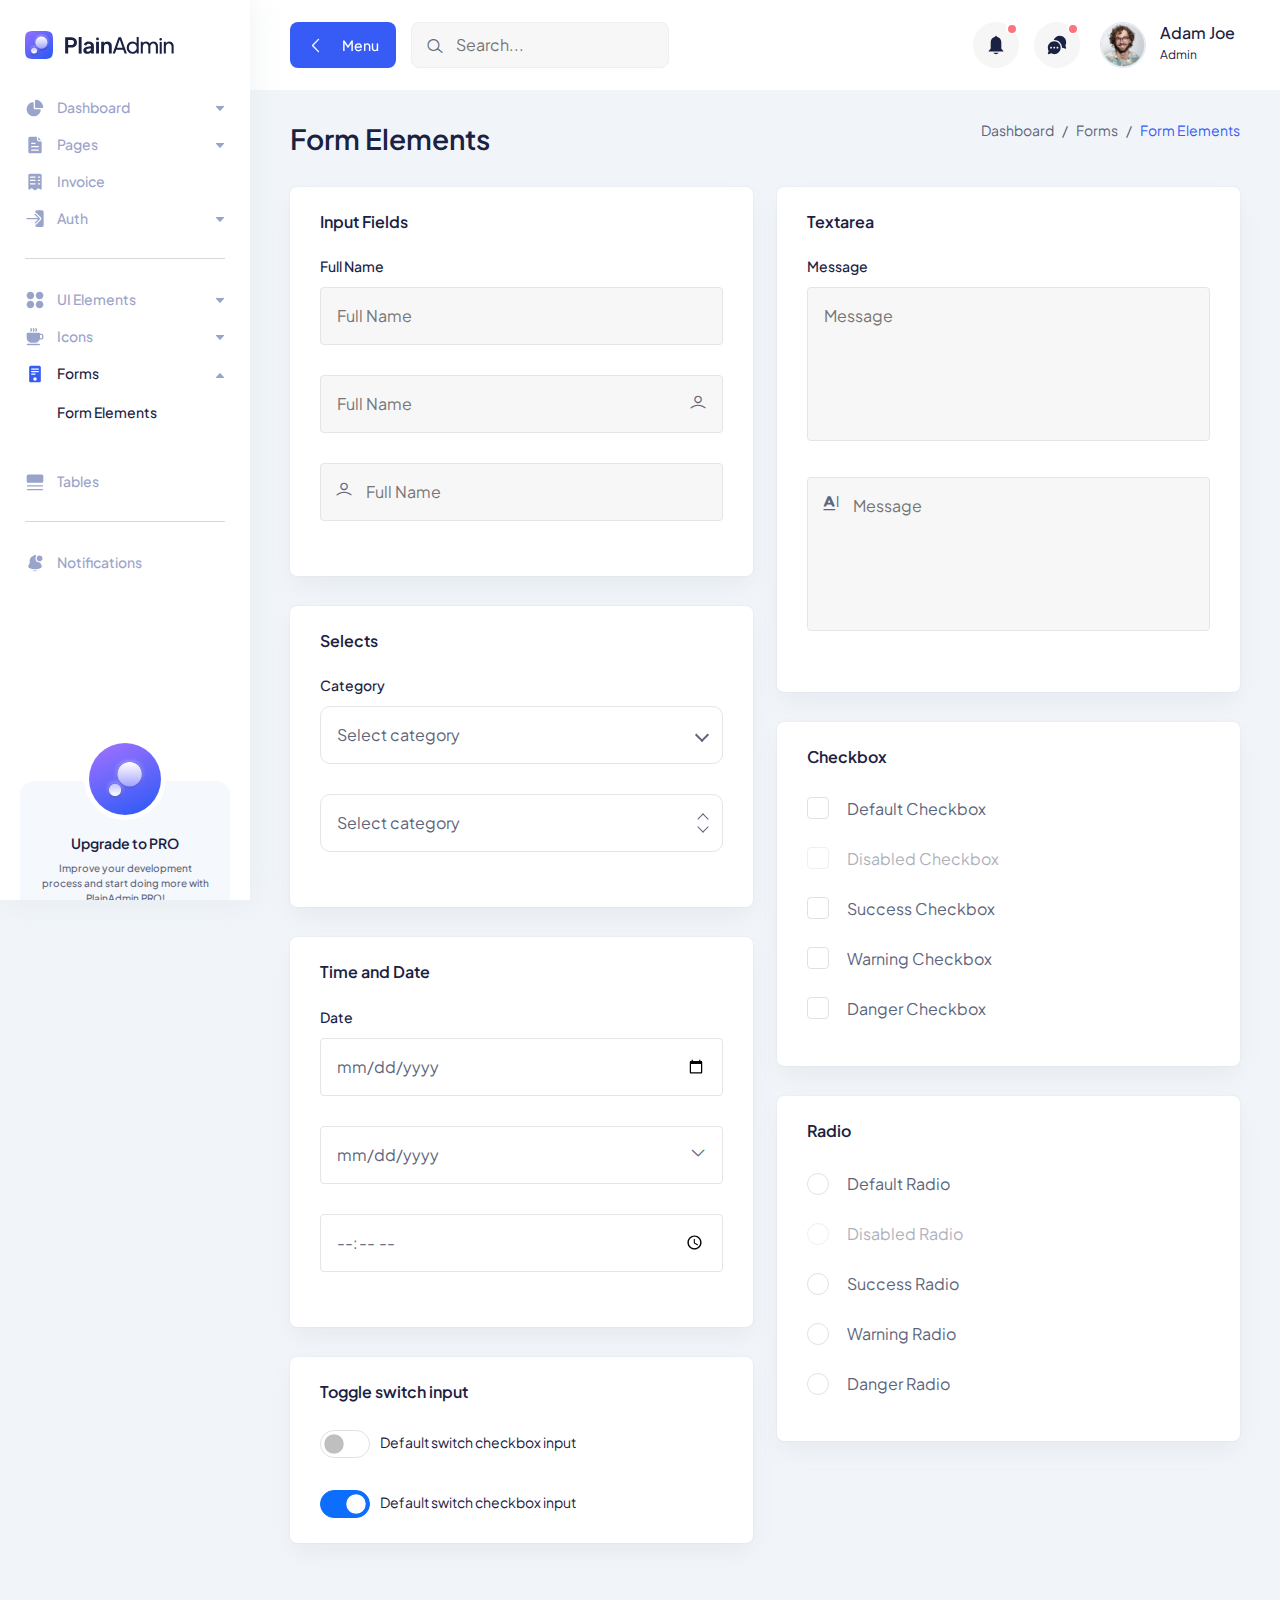
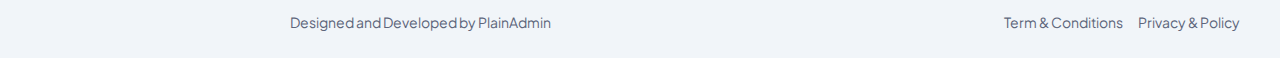
<file: form-elements.html>
<!DOCTYPE html>
<html lang="en">
  <head>
    <meta charset="UTF-8" />
    <meta http-equiv="X-UA-Compatible" content="IE=edge" />
    <meta name="viewport" content="width=device-width, initial-scale=1.0" />
    <link rel="shortcut icon" href="assets/images/favicon.svg" type="image/x-icon" />
    <title>Form Elements | PlainAdmin Demo</title>

    <!-- ========== All CSS files linkup ========= -->
    <link rel="stylesheet" href="assets/css/bootstrap.min.css" />
    <link rel="stylesheet" href="assets/css/lineicons.css" />
    <link rel="stylesheet" href="assets/css/materialdesignicons.min.css" />
    <link rel="stylesheet" href="assets/css/fullcalendar.css" />
    <link rel="stylesheet" href="assets/css/main.css" />
  </head>
  <body>
    <!-- ======== Preloader =========== -->
    <div id="preloader">
      <div class="spinner"></div>
    </div>
    <!-- ======== Preloader =========== -->

    <!-- ======== sidebar-nav start =========== -->
    <aside class="sidebar-nav-wrapper">
      <div class="navbar-logo">
        <a href="index.html">
          <img src="assets/images/logo/logo.svg" alt="logo" />
        </a>
      </div>
      <nav class="sidebar-nav">
        <ul>
          <li class="nav-item nav-item-has-children">
            <a
              href="#0"
              class="collapsed"
              data-bs-toggle="collapse"
              data-bs-target="#ddmenu_1"
              aria-controls="ddmenu_1"
              aria-expanded="false"
              aria-label="Toggle navigation"
            >
              <span class="icon">
                <svg width="20" height="20" viewBox="0 0 20 20" fill="none" xmlns="http://www.w3.org/2000/svg">
                  <path
                    d="M8.74999 18.3333C12.2376 18.3333 15.1364 15.8128 15.7244 12.4941C15.8448 11.8143 15.2737 11.25 14.5833 11.25H9.99999C9.30966 11.25 8.74999 10.6903 8.74999 10V5.41666C8.74999 4.7263 8.18563 4.15512 7.50586 4.27556C4.18711 4.86357 1.66666 7.76243 1.66666 11.25C1.66666 15.162 4.83797 18.3333 8.74999 18.3333Z" />
                  <path
                    d="M17.0833 10C17.7737 10 18.3432 9.43708 18.2408 8.75433C17.7005 5.14918 14.8508 2.29947 11.2457 1.75912C10.5629 1.6568 10 2.2263 10 2.91665V9.16666C10 9.62691 10.3731 10 10.8333 10H17.0833Z" />
                </svg>
              </span>
              <span class="text">Dashboard</span>
            </a>
            <ul id="ddmenu_1" class="collapse dropdown-nav">
              <li>
                <a href="index.html"> eCommerce </a>
              </li>
            </ul>
          </li>
          <li class="nav-item nav-item-has-children">
            <a
              href="#0"
              class="collapsed"
              data-bs-toggle="collapse"
              data-bs-target="#ddmenu_2"
              aria-controls="ddmenu_2"
              aria-expanded="false"
              aria-label="Toggle navigation"
            >
              <span class="icon">
                <svg width="20" height="20" viewBox="0 0 20 20" fill="none" xmlns="http://www.w3.org/2000/svg">
                  <path
                    d="M11.8097 1.66667C11.8315 1.66667 11.8533 1.6671 11.875 1.66796V4.16667C11.875 5.43232 12.901 6.45834 14.1667 6.45834H16.6654C16.6663 6.48007 16.6667 6.50186 16.6667 6.5237V16.6667C16.6667 17.5872 15.9205 18.3333 15 18.3333H5.00001C4.07954 18.3333 3.33334 17.5872 3.33334 16.6667V3.33334C3.33334 2.41286 4.07954 1.66667 5.00001 1.66667H11.8097ZM6.66668 7.70834C6.3215 7.70834 6.04168 7.98816 6.04168 8.33334C6.04168 8.67851 6.3215 8.95834 6.66668 8.95834H10C10.3452 8.95834 10.625 8.67851 10.625 8.33334C10.625 7.98816 10.3452 7.70834 10 7.70834H6.66668ZM6.04168 11.6667C6.04168 12.0118 6.3215 12.2917 6.66668 12.2917H13.3333C13.6785 12.2917 13.9583 12.0118 13.9583 11.6667C13.9583 11.3215 13.6785 11.0417 13.3333 11.0417H6.66668C6.3215 11.0417 6.04168 11.3215 6.04168 11.6667ZM6.66668 14.375C6.3215 14.375 6.04168 14.6548 6.04168 15C6.04168 15.3452 6.3215 15.625 6.66668 15.625H13.3333C13.6785 15.625 13.9583 15.3452 13.9583 15C13.9583 14.6548 13.6785 14.375 13.3333 14.375H6.66668Z" />
                  <path
                    d="M13.125 2.29167L16.0417 5.20834H14.1667C13.5913 5.20834 13.125 4.74197 13.125 4.16667V2.29167Z" />
                </svg>
              </span>
              <span class="text">Pages</span>
            </a>
            <ul id="ddmenu_2" class="collapse dropdown-nav">
              <li>
                <a href="settings.html"> Settings </a>
              </li>
              <li>
                <a href="blank-page.html"> Blank Page </a>
              </li>
            </ul>
          </li>
          <li class="nav-item">
            <a href="invoice.html">
              <span class="icon">
                <svg width="20" height="20" viewBox="0 0 20 20" fill="none" xmlns="http://www.w3.org/2000/svg">
                  <path
                    d="M3.33334 3.35442C3.33334 2.4223 4.07954 1.66666 5.00001 1.66666H15C15.9205 1.66666 16.6667 2.4223 16.6667 3.35442V16.8565C16.6667 17.5519 15.8827 17.9489 15.3333 17.5317L13.8333 16.3924C13.537 16.1673 13.1297 16.1673 12.8333 16.3924L10.5 18.1646C10.2037 18.3896 9.79634 18.3896 9.50001 18.1646L7.16668 16.3924C6.87038 16.1673 6.46298 16.1673 6.16668 16.3924L4.66668 17.5317C4.11731 17.9489 3.33334 17.5519 3.33334 16.8565V3.35442ZM4.79168 5.04218C4.79168 5.39173 5.0715 5.6751 5.41668 5.6751H10C10.3452 5.6751 10.625 5.39173 10.625 5.04218C10.625 4.69264 10.3452 4.40927 10 4.40927H5.41668C5.0715 4.40927 4.79168 4.69264 4.79168 5.04218ZM5.41668 7.7848C5.0715 7.7848 4.79168 8.06817 4.79168 8.41774C4.79168 8.76724 5.0715 9.05066 5.41668 9.05066H10C10.3452 9.05066 10.625 8.76724 10.625 8.41774C10.625 8.06817 10.3452 7.7848 10 7.7848H5.41668ZM4.79168 11.7932C4.79168 12.1428 5.0715 12.4262 5.41668 12.4262H10C10.3452 12.4262 10.625 12.1428 10.625 11.7932C10.625 11.4437 10.3452 11.1603 10 11.1603H5.41668C5.0715 11.1603 4.79168 11.4437 4.79168 11.7932ZM13.3333 4.40927C12.9882 4.40927 12.7083 4.69264 12.7083 5.04218C12.7083 5.39173 12.9882 5.6751 13.3333 5.6751H14.5833C14.9285 5.6751 15.2083 5.39173 15.2083 5.04218C15.2083 4.69264 14.9285 4.40927 14.5833 4.40927H13.3333ZM12.7083 8.41774C12.7083 8.76724 12.9882 9.05066 13.3333 9.05066H14.5833C14.9285 9.05066 15.2083 8.76724 15.2083 8.41774C15.2083 8.06817 14.9285 7.7848 14.5833 7.7848H13.3333C12.9882 7.7848 12.7083 8.06817 12.7083 8.41774ZM13.3333 11.1603C12.9882 11.1603 12.7083 11.4437 12.7083 11.7932C12.7083 12.1428 12.9882 12.4262 13.3333 12.4262H14.5833C14.9285 12.4262 15.2083 12.1428 15.2083 11.7932C15.2083 11.4437 14.9285 11.1603 14.5833 11.1603H13.3333Z" />
                </svg>
              </span>
              <span class="text">Invoice</span>
            </a>
          </li>
          <li class="nav-item nav-item-has-children">
            <a
              href="#0"
              class="collapsed"
              data-bs-toggle="collapse"
              data-bs-target="#ddmenu_3"
              aria-controls="ddmenu_3"
              aria-expanded="false"
              aria-label="Toggle navigation"
            >
              <span class="icon">
                <svg width="20" height="20" viewBox="0 0 20 20" fill="none" xmlns="http://www.w3.org/2000/svg">
                  <path
                    d="M14.9211 10.1294C15.1652 9.88534 15.1652 9.48967 14.9211 9.24559L10.7544 5.0789C10.5103 4.83482 10.1147 4.83482 9.87057 5.0789C9.62649 5.32297 9.62649 5.71871 9.87057 5.96278L12.9702 9.06251H1.97916C1.63398 9.06251 1.35416 9.34234 1.35416 9.68751C1.35416 10.0327 1.63398 10.3125 1.97916 10.3125H12.9702L9.87057 13.4123C9.62649 13.6563 9.62649 14.052 9.87057 14.2961C10.1147 14.5402 10.5103 14.5402 10.7544 14.2961L14.9211 10.1294Z" />
                  <path
                    d="M11.6383 15.18L15.805 11.0133C16.5373 10.2811 16.5373 9.09391 15.805 8.36166L11.6383 4.195C11.2722 3.82888 10.7923 3.64582 10.3125 3.64582V3.02082C10.3125 2.10035 11.0587 1.35416 11.9792 1.35416H16.9792C17.8997 1.35416 18.6458 2.10035 18.6458 3.02082V16.3542C18.6458 17.2747 17.8997 18.0208 16.9792 18.0208H11.9792C11.0587 18.0208 10.3125 17.2747 10.3125 16.3542V15.7292C10.7923 15.7292 11.2722 15.5461 11.6383 15.18Z" />
                </svg>
              </span>
              <span class="text">Auth</span>
            </a>
            <ul id="ddmenu_3" class="collapse dropdown-nav">
              <li>
                <a href="signin.html"> Sign In </a>
              </li>
              <li>
                <a href="signup.html"> Sign Up </a>
              </li>
            </ul>
          </li>
          <span class="divider"><hr /></span>
          <li class="nav-item nav-item-has-children">
            <a
              href="#0"
              class="collapsed"
              data-bs-toggle="collapse"
              data-bs-target="#ddmenu_4"
              aria-controls="ddmenu_4"
              aria-expanded="false"
              aria-label="Toggle navigation"
            >
              <span class="icon">
                <svg width="20" height="20" viewBox="0 0 20 20" fill="none" xmlns="http://www.w3.org/2000/svg">
                  <path
                    d="M1.66666 5.41669C1.66666 3.34562 3.34559 1.66669 5.41666 1.66669C7.48772 1.66669 9.16666 3.34562 9.16666 5.41669C9.16666 7.48775 7.48772 9.16669 5.41666 9.16669C3.34559 9.16669 1.66666 7.48775 1.66666 5.41669Z" />
                  <path
                    d="M1.66666 14.5834C1.66666 12.5123 3.34559 10.8334 5.41666 10.8334C7.48772 10.8334 9.16666 12.5123 9.16666 14.5834C9.16666 16.6545 7.48772 18.3334 5.41666 18.3334C3.34559 18.3334 1.66666 16.6545 1.66666 14.5834Z" />
                  <path
                    d="M10.8333 5.41669C10.8333 3.34562 12.5123 1.66669 14.5833 1.66669C16.6544 1.66669 18.3333 3.34562 18.3333 5.41669C18.3333 7.48775 16.6544 9.16669 14.5833 9.16669C12.5123 9.16669 10.8333 7.48775 10.8333 5.41669Z" />
                  <path
                    d="M10.8333 14.5834C10.8333 12.5123 12.5123 10.8334 14.5833 10.8334C16.6544 10.8334 18.3333 12.5123 18.3333 14.5834C18.3333 16.6545 16.6544 18.3334 14.5833 18.3334C12.5123 18.3334 10.8333 16.6545 10.8333 14.5834Z" />
                </svg>
              </span>
              <span class="text">UI Elements </span>
            </a>
            <ul id="ddmenu_4" class="collapse dropdown-nav">
              <li>
                <a href="alerts.html"> Alerts </a>
              </li>
              <li>
                <a href="buttons.html"> Buttons </a>
              </li>
              <li>
                <a href="cards.html"> Cards </a>
              </li>
              <li>
                <a href="modals.html">
                  <span class="text">
                    Modals <span class="pro-badge">Pro</span>
                  </span>
                </a>
              </li>
              <li>
                <a href="typography.html"> Typography </a>
              </li>
            </ul>
          </li>
          <li class="nav-item nav-item-has-children">
            <a
              href="#0"
              class="collapsed"
              data-bs-toggle="collapse"
              data-bs-target="#ddmenu_55"
              aria-controls="ddmenu_55"
              aria-expanded="false"
              aria-label="Toggle navigation"
            >
              <span class="icon">
                <svg width="20" height="20" viewBox="0 0 20 20" fill="none" xmlns="http://www.w3.org/2000/svg">
                  <path
                    d="M5.48663 1.1466C5.77383 0.955131 6.16188 1.03274 6.35335 1.31994L6.87852 2.10769C7.20508 2.59755 7.20508 3.23571 6.87852 3.72556L6.35335 4.51331C6.16188 4.80052 5.77383 4.87813 5.48663 4.68666C5.19943 4.49519 5.12182 4.10715 5.31328 3.81994L5.83845 3.03219C5.88511 2.96221 5.88511 2.87105 5.83845 2.80106L5.31328 2.01331C5.12182 1.72611 5.19943 1.33806 5.48663 1.1466Z" />
                  <path
                    d="M2.49999 5.83331C2.03976 5.83331 1.66666 6.2064 1.66666 6.66665V10.8333C1.66666 13.5948 3.90523 15.8333 6.66666 15.8333H9.99999C12.1856 15.8333 14.0436 14.431 14.7235 12.4772C14.8134 12.4922 14.9058 12.5 15 12.5H16.6667C17.5872 12.5 18.3333 11.7538 18.3333 10.8333V8.33331C18.3333 7.41284 17.5872 6.66665 16.6667 6.66665H15C15 6.2064 14.6269 5.83331 14.1667 5.83331H2.49999ZM14.9829 11.2496C14.9942 11.1123 15 10.9735 15 10.8333V7.91665H16.6667C16.8967 7.91665 17.0833 8.10319 17.0833 8.33331V10.8333C17.0833 11.0634 16.8967 11.25 16.6667 11.25H15L14.9898 11.2498L14.9829 11.2496Z" />
                  <path
                    d="M8.85332 1.31994C8.6619 1.03274 8.27383 0.955131 7.98663 1.1466C7.69943 1.33806 7.62182 1.72611 7.81328 2.01331L8.33848 2.80106C8.38507 2.87105 8.38507 2.96221 8.33848 3.03219L7.81328 3.81994C7.62182 4.10715 7.69943 4.49519 7.98663 4.68666C8.27383 4.87813 8.6619 4.80052 8.85332 4.51331L9.37848 3.72556C9.70507 3.23571 9.70507 2.59755 9.37848 2.10769L8.85332 1.31994Z" />
                  <path
                    d="M10.4867 1.1466C10.7738 0.955131 11.1619 1.03274 11.3533 1.31994L11.8785 2.10769C12.2051 2.59755 12.2051 3.23571 11.8785 3.72556L11.3533 4.51331C11.1619 4.80052 10.7738 4.87813 10.4867 4.68666C10.1994 4.49519 10.1218 4.10715 10.3133 3.81994L10.8385 3.03219C10.8851 2.96221 10.8851 2.87105 10.8385 2.80106L10.3133 2.01331C10.1218 1.72611 10.1994 1.33806 10.4867 1.1466Z" />
                  <path
                    d="M2.49999 16.6667C2.03976 16.6667 1.66666 17.0398 1.66666 17.5C1.66666 17.9602 2.03976 18.3334 2.49999 18.3334H14.1667C14.6269 18.3334 15 17.9602 15 17.5C15 17.0398 14.6269 16.6667 14.1667 16.6667H2.49999Z" />
                </svg>
              </span>
              <span class="text">Icons</span>
            </a>
            <ul id="ddmenu_55" class="collapse dropdown-nav">
              <li>
                <a href="icons.html"> LineIcons </a>
              </li>
              <li>
                <a href="mdi-icons.html"> MDI Icons </a>
              </li>
            </ul>
          </li>
          <li class="nav-item nav-item-has-children">
            <a
              href="#0"
              class=""
              data-bs-toggle="collapse"
              data-bs-target="#ddmenu_5"
              aria-controls="ddmenu_5"
              aria-expanded="true"
              aria-label="Toggle navigation"
            >
              <span class="icon">
                <svg width="20" height="20" viewBox="0 0 20 20" fill="none" xmlns="http://www.w3.org/2000/svg">
                  <path
                    d="M4.16666 3.33335C4.16666 2.41288 4.91285 1.66669 5.83332 1.66669H14.1667C15.0872 1.66669 15.8333 2.41288 15.8333 3.33335V16.6667C15.8333 17.5872 15.0872 18.3334 14.1667 18.3334H5.83332C4.91285 18.3334 4.16666 17.5872 4.16666 16.6667V3.33335ZM6.04166 5.00002C6.04166 5.3452 6.32148 5.62502 6.66666 5.62502H13.3333C13.6785 5.62502 13.9583 5.3452 13.9583 5.00002C13.9583 4.65485 13.6785 4.37502 13.3333 4.37502H6.66666C6.32148 4.37502 6.04166 4.65485 6.04166 5.00002ZM6.66666 6.87502C6.32148 6.87502 6.04166 7.15485 6.04166 7.50002C6.04166 7.8452 6.32148 8.12502 6.66666 8.12502H13.3333C13.6785 8.12502 13.9583 7.8452 13.9583 7.50002C13.9583 7.15485 13.6785 6.87502 13.3333 6.87502H6.66666ZM6.04166 10C6.04166 10.3452 6.32148 10.625 6.66666 10.625H9.99999C10.3452 10.625 10.625 10.3452 10.625 10C10.625 9.65485 10.3452 9.37502 9.99999 9.37502H6.66666C6.32148 9.37502 6.04166 9.65485 6.04166 10ZM9.99999 16.6667C10.9205 16.6667 11.6667 15.9205 11.6667 15C11.6667 14.0795 10.9205 13.3334 9.99999 13.3334C9.07949 13.3334 8.33332 14.0795 8.33332 15C8.33332 15.9205 9.07949 16.6667 9.99999 16.6667Z" />
                </svg>
              </span>
              <span class="text"> Forms </span>
            </a>
            <ul id="ddmenu_5" class="collapsed show dropdown-nav">
              <li>
                <a href="form-elements.html" class="active"> Form Elements </a>
              </li>
            </ul>
          </li>
          <li class="nav-item">
            <a href="tables.html">
              <span class="icon">
                <svg width="20" height="20" viewBox="0 0 20 20" fill="none" xmlns="http://www.w3.org/2000/svg">
                  <path
                    d="M1.66666 4.16667C1.66666 3.24619 2.41285 2.5 3.33332 2.5H16.6667C17.5872 2.5 18.3333 3.24619 18.3333 4.16667V9.16667C18.3333 10.0872 17.5872 10.8333 16.6667 10.8333H3.33332C2.41285 10.8333 1.66666 10.0872 1.66666 9.16667V4.16667Z" />
                  <path
                    d="M1.875 13.75C1.875 13.4048 2.15483 13.125 2.5 13.125H17.5C17.8452 13.125 18.125 13.4048 18.125 13.75C18.125 14.0952 17.8452 14.375 17.5 14.375H2.5C2.15483 14.375 1.875 14.0952 1.875 13.75Z" />
                  <path
                    d="M2.5 16.875C2.15483 16.875 1.875 17.1548 1.875 17.5C1.875 17.8452 2.15483 18.125 2.5 18.125H17.5C17.8452 18.125 18.125 17.8452 18.125 17.5C18.125 17.1548 17.8452 16.875 17.5 16.875H2.5Z" />
                </svg>
              </span>
              <span class="text">Tables</span>
            </a>
          </li>
          <span class="divider"><hr /></span>

          <li class="nav-item">
            <a href="notification.html">
              <span class="icon">
                <svg width="20" height="20" viewBox="0 0 20 20" fill="none" xmlns="http://www.w3.org/2000/svg">
                  <path
                    d="M10.8333 2.50008C10.8333 2.03984 10.4602 1.66675 9.99999 1.66675C9.53975 1.66675 9.16666 2.03984 9.16666 2.50008C9.16666 2.96032 9.53975 3.33341 9.99999 3.33341C10.4602 3.33341 10.8333 2.96032 10.8333 2.50008Z" />
                  <path
                    d="M17.5 5.41673C17.5 7.02756 16.1942 8.33339 14.5833 8.33339C12.9725 8.33339 11.6667 7.02756 11.6667 5.41673C11.6667 3.80589 12.9725 2.50006 14.5833 2.50006C16.1942 2.50006 17.5 3.80589 17.5 5.41673Z" />
                  <path
                    d="M11.4272 2.69637C10.9734 2.56848 10.4947 2.50006 10 2.50006C7.10054 2.50006 4.75003 4.85057 4.75003 7.75006V9.20873C4.75003 9.72814 4.62082 10.2393 4.37404 10.6963L3.36705 12.5611C2.89938 13.4272 3.26806 14.5081 4.16749 14.9078C7.88074 16.5581 12.1193 16.5581 15.8326 14.9078C16.732 14.5081 17.1007 13.4272 16.633 12.5611L15.626 10.6963C15.43 10.3333 15.3081 9.93606 15.2663 9.52773C15.0441 9.56431 14.8159 9.58339 14.5833 9.58339C12.2822 9.58339 10.4167 7.71791 10.4167 5.41673C10.4167 4.37705 10.7975 3.42631 11.4272 2.69637Z" />
                  <path
                    d="M7.48901 17.1925C8.10004 17.8918 8.99841 18.3335 10 18.3335C11.0016 18.3335 11.9 17.8918 12.511 17.1925C10.8482 17.4634 9.15183 17.4634 7.48901 17.1925Z" />
                </svg>
              </span>
              <span class="text">Notifications</span>
            </a>
          </li>
        </ul>
      </nav>
      <div class="promo-box">
        <div class="promo-icon">
          <img class="mx-auto" src="./assets/images/logo/logo-icon-big.svg" alt="Logo">
        </div>
        <h3>Upgrade to PRO</h3>
        <p>Improve your development process and start doing more with PlainAdmin PRO!</p>
        <a href="https://plainadmin.com/pro" target="_blank" rel="nofollow" class="main-btn primary-btn btn-hover">
          Upgrade to PRO
        </a>
      </div>
    </aside>
    <div class="overlay"></div>
    <!-- ======== sidebar-nav end =========== -->

    <!-- ======== main-wrapper start =========== -->
    <main class="main-wrapper">
      <!-- ========== header start ========== -->
      <header class="header">
        <div class="container-fluid">
          <div class="row">
            <div class="col-lg-5 col-md-5 col-6">
              <div class="header-left d-flex align-items-center">
                <div class="menu-toggle-btn mr-15">
                  <button id="menu-toggle" class="main-btn primary-btn btn-hover">
                    <i class="lni lni-chevron-left me-2"></i> Menu
                  </button>
                </div>
                <div class="header-search d-none d-md-flex">
                  <form action="#">
                    <input type="text" placeholder="Search..." />
                    <button><i class="lni lni-search-alt"></i></button>
                  </form>
                </div>
              </div>
            </div>
            <div class="col-lg-7 col-md-7 col-6">
              <div class="header-right">
                <!-- notification start -->
                <div class="notification-box ml-15 d-none d-md-flex">
                  <button class="dropdown-toggle" type="button" id="notification" data-bs-toggle="dropdown"
                    aria-expanded="false">
                    <svg width="22" height="22" viewBox="0 0 22 22" fill="none" xmlns="http://www.w3.org/2000/svg">
                      <path
                        d="M11 20.1667C9.88317 20.1667 8.88718 19.63 8.23901 18.7917H13.761C13.113 19.63 12.1169 20.1667 11 20.1667Z"
                        fill="" />
                      <path
                        d="M10.1157 2.74999C10.1157 2.24374 10.5117 1.83333 11 1.83333C11.4883 1.83333 11.8842 2.24374 11.8842 2.74999V2.82604C14.3932 3.26245 16.3051 5.52474 16.3051 8.24999V14.287C16.3051 14.5301 16.3982 14.7633 16.564 14.9352L18.2029 16.6342C18.4814 16.9229 18.2842 17.4167 17.8903 17.4167H4.10961C3.71574 17.4167 3.5185 16.9229 3.797 16.6342L5.43589 14.9352C5.6017 14.7633 5.69485 14.5301 5.69485 14.287V8.24999C5.69485 5.52474 7.60672 3.26245 10.1157 2.82604V2.74999Z"
                        fill="" />
                    </svg>
                    <span></span>
                  </button>
                  <ul class="dropdown-menu dropdown-menu-end" aria-labelledby="notification">
                    <li>
                      <a href="#0">
                        <div class="image">
                          <img src="assets/images/lead/lead-6.png" alt="" />
                        </div>
                        <div class="content">
                          <h6>
                            John Doe
                            <span class="text-regular">
                              comment on a product.
                            </span>
                          </h6>
                          <p>
                            Lorem ipsum dolor sit amet, consect etur adipiscing
                            elit Vivamus tortor.
                          </p>
                          <span>10 mins ago</span>
                        </div>
                      </a>
                    </li>
                    <li>
                      <a href="#0">
                        <div class="image">
                          <img src="assets/images/lead/lead-1.png" alt="" />
                        </div>
                        <div class="content">
                          <h6>
                            Jonathon
                            <span class="text-regular">
                              like on a product.
                            </span>
                          </h6>
                          <p>
                            Lorem ipsum dolor sit amet, consect etur adipiscing
                            elit Vivamus tortor.
                          </p>
                          <span>10 mins ago</span>
                        </div>
                      </a>
                    </li>
                  </ul>
                </div>
                <!-- notification end -->
                <!-- message start -->
                <div class="header-message-box ml-15 d-none d-md-flex">
                  <button class="dropdown-toggle" type="button" id="message" data-bs-toggle="dropdown"
                    aria-expanded="false">
                    <svg width="22" height="22" viewBox="0 0 22 22" fill="none" xmlns="http://www.w3.org/2000/svg">
                      <path
                        d="M7.74866 5.97421C7.91444 5.96367 8.08162 5.95833 8.25005 5.95833C12.5532 5.95833 16.0417 9.4468 16.0417 13.75C16.0417 13.9184 16.0364 14.0856 16.0259 14.2514C16.3246 14.138 16.6127 14.003 16.8883 13.8482L19.2306 14.629C19.7858 14.8141 20.3141 14.2858 20.129 13.7306L19.3482 11.3882C19.8694 10.4604 20.1667 9.38996 20.1667 8.25C20.1667 4.70617 17.2939 1.83333 13.75 1.83333C11.0077 1.83333 8.66702 3.55376 7.74866 5.97421Z"
                        fill="" />
                      <path
                        d="M14.6667 13.75C14.6667 17.2938 11.7939 20.1667 8.25004 20.1667C7.11011 20.1667 6.03962 19.8694 5.11182 19.3482L2.76946 20.129C2.21421 20.3141 1.68597 19.7858 1.87105 19.2306L2.65184 16.8882C2.13062 15.9604 1.83338 14.89 1.83338 13.75C1.83338 10.2062 4.70622 7.33333 8.25004 7.33333C11.7939 7.33333 14.6667 10.2062 14.6667 13.75ZM5.95838 13.75C5.95838 13.2437 5.54797 12.8333 5.04171 12.8333C4.53545 12.8333 4.12504 13.2437 4.12504 13.75C4.12504 14.2563 4.53545 14.6667 5.04171 14.6667C5.54797 14.6667 5.95838 14.2563 5.95838 13.75ZM9.16671 13.75C9.16671 13.2437 8.7563 12.8333 8.25004 12.8333C7.74379 12.8333 7.33338 13.2437 7.33338 13.75C7.33338 14.2563 7.74379 14.6667 8.25004 14.6667C8.7563 14.6667 9.16671 14.2563 9.16671 13.75ZM11.4584 14.6667C11.9647 14.6667 12.375 14.2563 12.375 13.75C12.375 13.2437 11.9647 12.8333 11.4584 12.8333C10.9521 12.8333 10.5417 13.2437 10.5417 13.75C10.5417 14.2563 10.9521 14.6667 11.4584 14.6667Z"
                        fill="" />
                    </svg>
                    <span></span>
                  </button>
                  <ul class="dropdown-menu dropdown-menu-end" aria-labelledby="message">
                    <li>
                      <a href="#0">
                        <div class="image">
                          <img src="assets/images/lead/lead-5.png" alt="" />
                        </div>
                        <div class="content">
                          <h6>Jacob Jones</h6>
                          <p>Hey!I can across your profile and ...</p>
                          <span>10 mins ago</span>
                        </div>
                      </a>
                    </li>
                    <li>
                      <a href="#0">
                        <div class="image">
                          <img src="assets/images/lead/lead-3.png" alt="" />
                        </div>
                        <div class="content">
                          <h6>John Doe</h6>
                          <p>Would you mind please checking out</p>
                          <span>12 mins ago</span>
                        </div>
                      </a>
                    </li>
                    <li>
                      <a href="#0">
                        <div class="image">
                          <img src="assets/images/lead/lead-2.png" alt="" />
                        </div>
                        <div class="content">
                          <h6>Anee Lee</h6>
                          <p>Hey! are you available for freelance?</p>
                          <span>1h ago</span>
                        </div>
                      </a>
                    </li>
                  </ul>
                </div>
                <!-- message end -->
                <!-- profile start -->
                <div class="profile-box ml-15">
                  <button class="dropdown-toggle bg-transparent border-0" type="button" id="profile"
                    data-bs-toggle="dropdown" aria-expanded="false">
                    <div class="profile-info">
                      <div class="info">
                        <div class="image">
                          <img src="assets/images/profile/profile-image.png" alt="" />
                        </div>
                        <div>
                          <h6 class="fw-500">Adam Joe</h6>
                          <p>Admin</p>
                        </div>
                      </div>
                    </div>
                  </button>
                  <ul class="dropdown-menu dropdown-menu-end" aria-labelledby="profile">
                    <li>
                      <div class="author-info flex items-center !p-1">
                        <div class="image">
                          <img src="assets/images/profile/profile-image.png" alt="image">
                        </div>
                        <div class="content">
                          <h4 class="text-sm">Adam Joe</h4>
                          <a class="text-black/40 dark:text-white/40 hover:text-black dark:hover:text-white text-xs"
                            href="#">Email@gmail.com</a>
                        </div>
                      </div>
                    </li>
                    <li class="divider"></li>
                    <li>
                      <a href="#0">
                        <i class="lni lni-user"></i> View Profile
                      </a>
                    </li>
                    <li>
                      <a href="#0">
                        <i class="lni lni-alarm"></i> Notifications
                      </a>
                    </li>
                    <li>
                      <a href="#0"> <i class="lni lni-inbox"></i> Messages </a>
                    </li>
                    <li>
                      <a href="#0"> <i class="lni lni-cog"></i> Settings </a>
                    </li>
                    <li class="divider"></li>
                    <li>
                      <a href="#0"> <i class="lni lni-exit"></i> Sign Out </a>
                    </li>
                  </ul>
                </div>
                <!-- profile end -->
              </div>
            </div>
          </div>
        </div>
      </header>
      <!-- ========== header end ========== -->

      <!-- ========== tab components start ========== -->
      <section class="tab-components">
        <div class="container-fluid">
          <!-- ========== title-wrapper start ========== -->
          <div class="title-wrapper pt-30">
            <div class="row align-items-center">
              <div class="col-md-6">
                <div class="title">
                  <h2>Form Elements</h2>
                </div>
              </div>
              <!-- end col -->
              <div class="col-md-6">
                <div class="breadcrumb-wrapper">
                  <nav aria-label="breadcrumb">
                    <ol class="breadcrumb">
                      <li class="breadcrumb-item">
                        <a href="#0">Dashboard</a>
                      </li>
                      <li class="breadcrumb-item"><a href="#0">Forms</a></li>
                      <li class="breadcrumb-item active" aria-current="page">
                        Form Elements
                      </li>
                    </ol>
                  </nav>
                </div>
              </div>
              <!-- end col -->
            </div>
            <!-- end row -->
          </div>
          <!-- ========== title-wrapper end ========== -->

          <!-- ========== form-elements-wrapper start ========== -->
          <div class="form-elements-wrapper">
            <div class="row">
              <div class="col-lg-6">
                <!-- input style start -->
                <div class="card-style mb-30">
                  <h6 class="mb-25">Input Fields</h6>
                  <div class="input-style-1">
                    <label>Full Name</label>
                    <input type="text" placeholder="Full Name" />
                  </div>
                  <!-- end input -->
                  <div class="input-style-2">
                    <input type="text" placeholder="Full Name" />
                    <span class="icon"> <i class="lni lni-user"></i> </span>
                  </div>
                  <!-- end input -->
                  <div class="input-style-3">
                    <input type="text" placeholder="Full Name" />
                    <span class="icon"><i class="lni lni-user"></i></span>
                  </div>
                  <!-- end input -->
                </div>
                <!-- end card -->
                <!-- ======= input style end ======= -->

                <!-- ======= select style start ======= -->
                <div class="card-style mb-30">
                  <h6 class="mb-25">Selects</h6>
                  <div class="select-style-1">
                    <label>Category</label>
                    <div class="select-position">
                      <select>
                        <option value="">Select category</option>
                        <option value="">Category one</option>
                        <option value="">Category two</option>
                        <option value="">Category three</option>
                      </select>
                    </div>
                  </div>
                  <!-- end select -->
                  <div class="select-style-2">
                    <div class="select-position">
                      <select>
                        <option value="">Select category</option>
                        <option value="">Category one</option>
                        <option value="">Category two</option>
                        <option value="">Category three</option>
                      </select>
                    </div>
                  </div>
                  <!-- end select -->
                </div>
                <!-- end card -->
                <!-- ======= select style end ======= -->

                <!-- ======= select style start ======= -->
                <div class="card-style mb-30">
                  <h6 class="mb-25">Time and Date</h6>
                  <div class="input-style-1">
                    <label>Date</label>
                    <input type="date" />
                  </div>
                  <!-- end input -->
                  <div class="input-style-2">
                    <input type="date" />
                    <span class="icon"><i class="lni lni-chevron-down"></i></span>
                  </div>
                  <!-- end input -->
                  <div class="input-style-2">
                    <input type="time" />
                  </div>
                  <!-- end input -->
                </div>
                <!-- end card -->
                <!-- ======= input style end ======= -->

                <!-- ======= input switch style start ======= -->
                <div class="card-style mb-30">
                  <h6 class="mb-25">Toggle switch input</h6>
                  <div class="form-check form-switch toggle-switch mb-30">
                    <input class="form-check-input" type="checkbox" id="toggleSwitch1" />
                    <label class="form-check-label" for="toggleSwitch1">Default switch checkbox input</label>
                  </div>
                  <div class="form-check form-switch toggle-switch">
                    <input class="form-check-input" type="checkbox" id="toggleSwitch2" checked />
                    <label class="form-check-label" for="toggleSwitch2">Default switch checkbox input</label>
                  </div>
                </div>
                <!-- ======= input switch style end ======= -->
              </div>
              <!-- end col -->
              <div class="col-lg-6">
                <!-- ======= textarea style start ======= -->
                <div class="card-style mb-30">
                  <h6 class="mb-25">Textarea</h6>
                  <div class="input-style-1">
                    <label>Message</label>
                    <textarea placeholder="Message" rows="5"></textarea>
                  </div>
                  <!-- end textarea -->
                  <div class="input-style-3">
                    <textarea placeholder="Message" rows="5"></textarea>
                    <span class="icon"><i class="lni lni-text-format"></i></span>
                  </div>
                  <!-- end textarea -->
                </div>
                <!-- ======= textarea style end ======= -->

                <!-- ======= checkbox style start ======= -->
                <div class="card-style mb-30">
                  <h6 class="mb-25">Checkbox</h6>
                  <div class="form-check checkbox-style mb-20">
                    <input class="form-check-input" type="checkbox" value="" id="checkbox-1" />
                    <label class="form-check-label" for="checkbox-1">
                      Default Checkbox</label>
                  </div>
                  <!-- end checkbox -->
                  <div class="form-check checkbox-style mb-20">
                    <input class="form-check-input" type="checkbox" value="" id="checkbox-2" disabled />
                    <label class="form-check-label" for="checkbox-2">
                      Disabled Checkbox</label>
                  </div>
                  <!-- end checkbox -->
                  <div class="form-check checkbox-style checkbox-success mb-20">
                    <input class="form-check-input" type="checkbox" value="" id="checkbox-3" />
                    <label class="form-check-label" for="checkbox-3">
                      Success Checkbox</label>
                  </div>
                  <!-- end checkbox -->
                  <div class="form-check checkbox-style checkbox-warning mb-20">
                    <input class="form-check-input" type="checkbox" value="" id="checkbox-4" />
                    <label class="form-check-label" for="checkbox-4">
                      Warning Checkbox</label>
                  </div>
                  <!-- end checkbox -->
                  <div class="form-check checkbox-style checkbox-danger mb-20">
                    <input class="form-check-input" type="checkbox" value="" id="checkbox-5" />
                    <label class="form-check-label" for="checkbox-5">
                      Danger Checkbox</label>
                  </div>
                  <!-- end checkbox -->
                </div>
                <!-- ======= checkbox style end ======= -->

                <!-- ======= radio style start ======= -->
                <div class="card-style mb-30">
                  <h6 class="mb-25">Radio</h6>
                  <div class="form-check radio-style mb-20">
                    <input class="form-check-input" type="radio" value="" id="radio-1" />
                    <label class="form-check-label" for="radio-1">
                      Default Radio</label>
                  </div>
                  <!-- end radio -->
                  <div class="form-check radio-style mb-20">
                    <input class="form-check-input" type="radio" value="" id="radio-2" disabled />
                    <label class="form-check-label" for="radio-2">
                      Disabled Radio</label>
                  </div>
                  <!-- end radio -->
                  <div class="form-check radio-style radio-success mb-20">
                    <input class="form-check-input" type="radio" value="" id="radio-3" />
                    <label class="form-check-label" for="radio-3">
                      Success Radio</label>
                  </div>
                  <!-- end radio -->
                  <div class="form-check radio-style radio-warning mb-20">
                    <input class="form-check-input" type="radio" value="" id="radio-4" />
                    <label class="form-check-label" for="radio-4">
                      Warning Radio</label>
                  </div>
                  <!-- end radio -->
                  <div class="form-check radio-style radio-danger mb-20">
                    <input class="form-check-input" type="radio" value="" id="radio-5" />
                    <label class="form-check-label" for="radio-5">
                      Danger Radio</label>
                  </div>
                  <!-- end radio -->
                </div>
                <!-- ======= radio style end ======= -->
              </div>
              <!-- end col -->
            </div>
            <!-- end row -->
          </div>
          <!-- ========== form-elements-wrapper end ========== -->
        </div>
        <!-- end container -->
      </section>
      <!-- ========== tab components end ========== -->

      <!-- ========== footer start =========== -->
      <footer class="footer">
        <div class="container-fluid">
          <div class="row">
            <div class="col-md-6 order-last order-md-first">
              <div class="copyright text-center text-md-start">
                <p class="text-sm">
                  Designed and Developed by
                  <a href="https://plainadmin.com" rel="nofollow" target="_blank">
                    PlainAdmin
                  </a>
                </p>
              </div>
            </div>
            <!-- end col-->
            <div class="col-md-6">
              <div class="terms d-flex justify-content-center justify-content-md-end">
                <a href="#0" class="text-sm">Term & Conditions</a>
                <a href="#0" class="text-sm ml-15">Privacy & Policy</a>
              </div>
            </div>
          </div>
          <!-- end row -->
        </div>
        <!-- end container -->
      </footer>
      <!-- ========== footer end =========== -->
    </main>
    <!-- ======== main-wrapper end =========== -->

    <!-- ========= All Javascript files linkup ======== -->
    <script src="assets/js/bootstrap.bundle.min.js"></script>
    <script src="assets/js/Chart.min.js"></script>
    <script src="assets/js/dynamic-pie-chart.js"></script>
    <script src="assets/js/moment.min.js"></script>
    <script src="assets/js/fullcalendar.js"></script>
    <script src="assets/js/jvectormap.min.js"></script>
    <script src="assets/js/world-merc.js"></script>
    <script src="assets/js/polyfill.js"></script>
    <script src="assets/js/main.js"></script>
  </body>
</html>
</file>
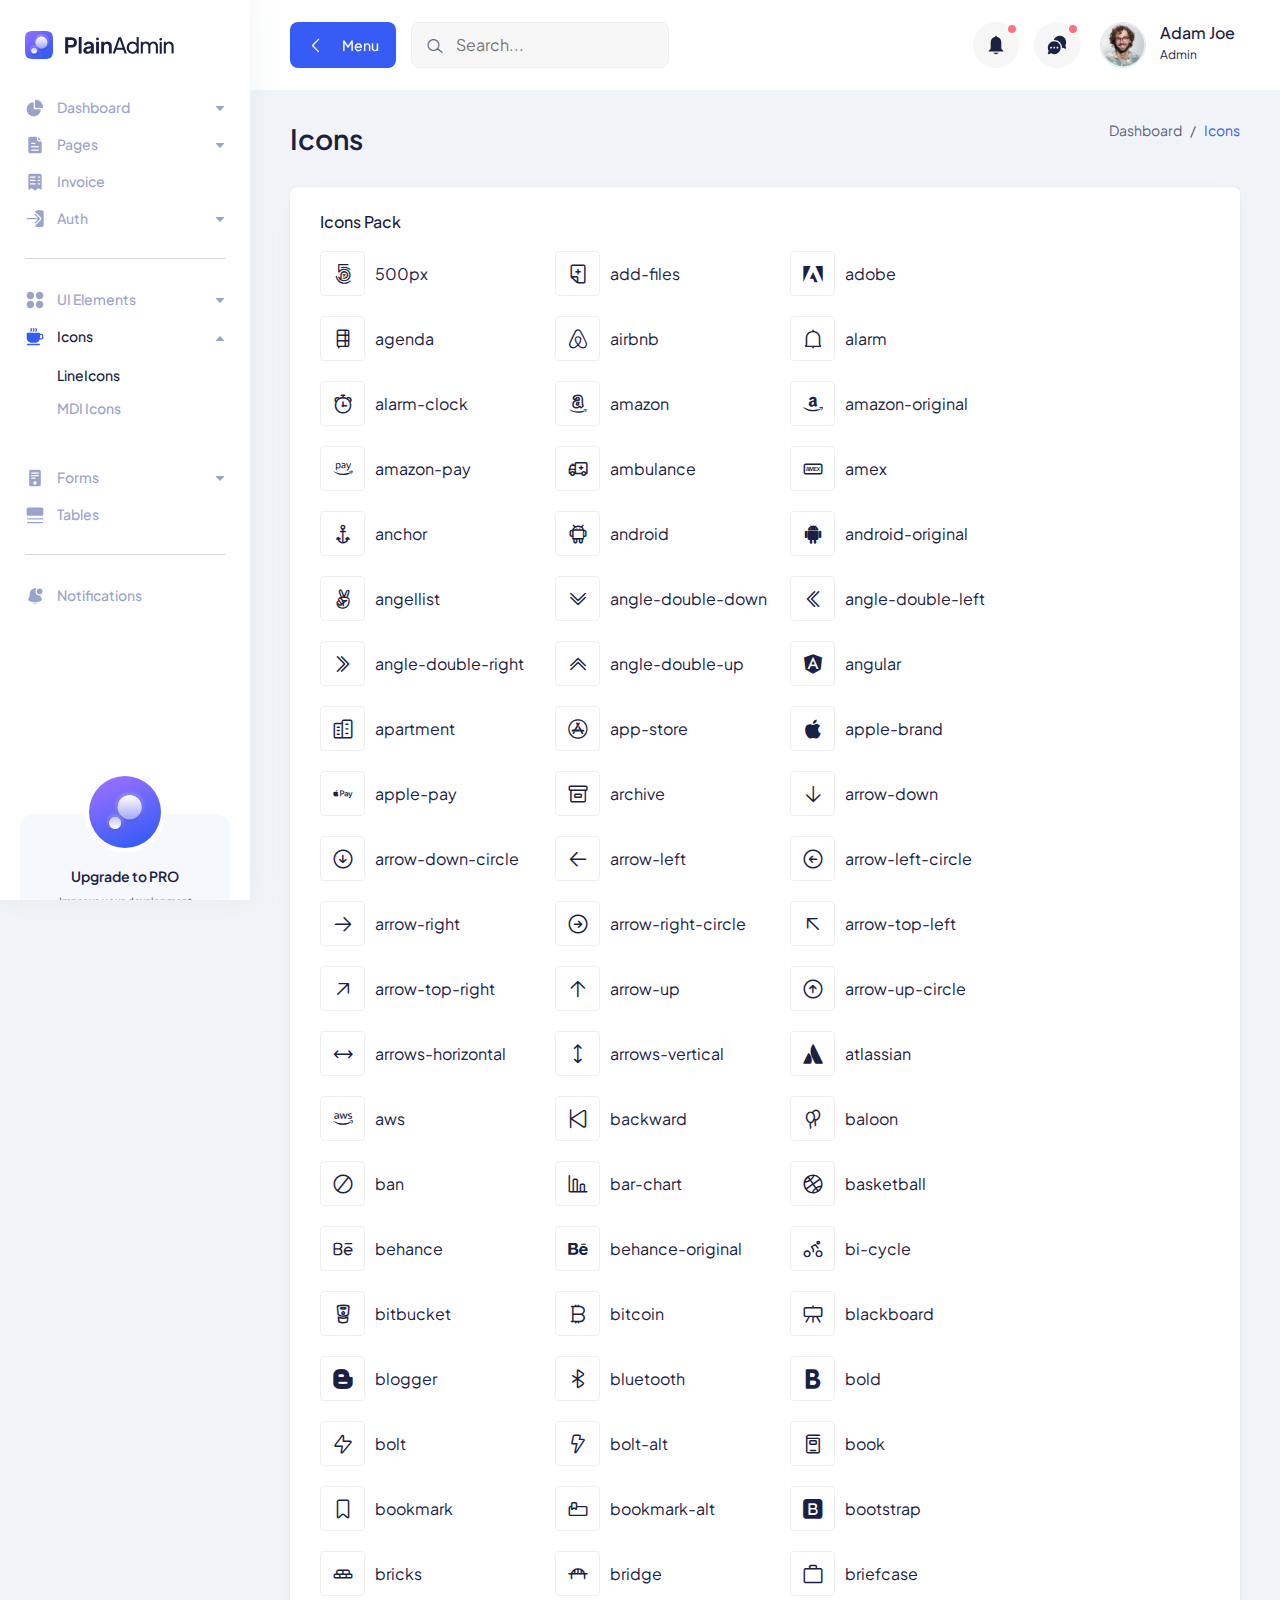
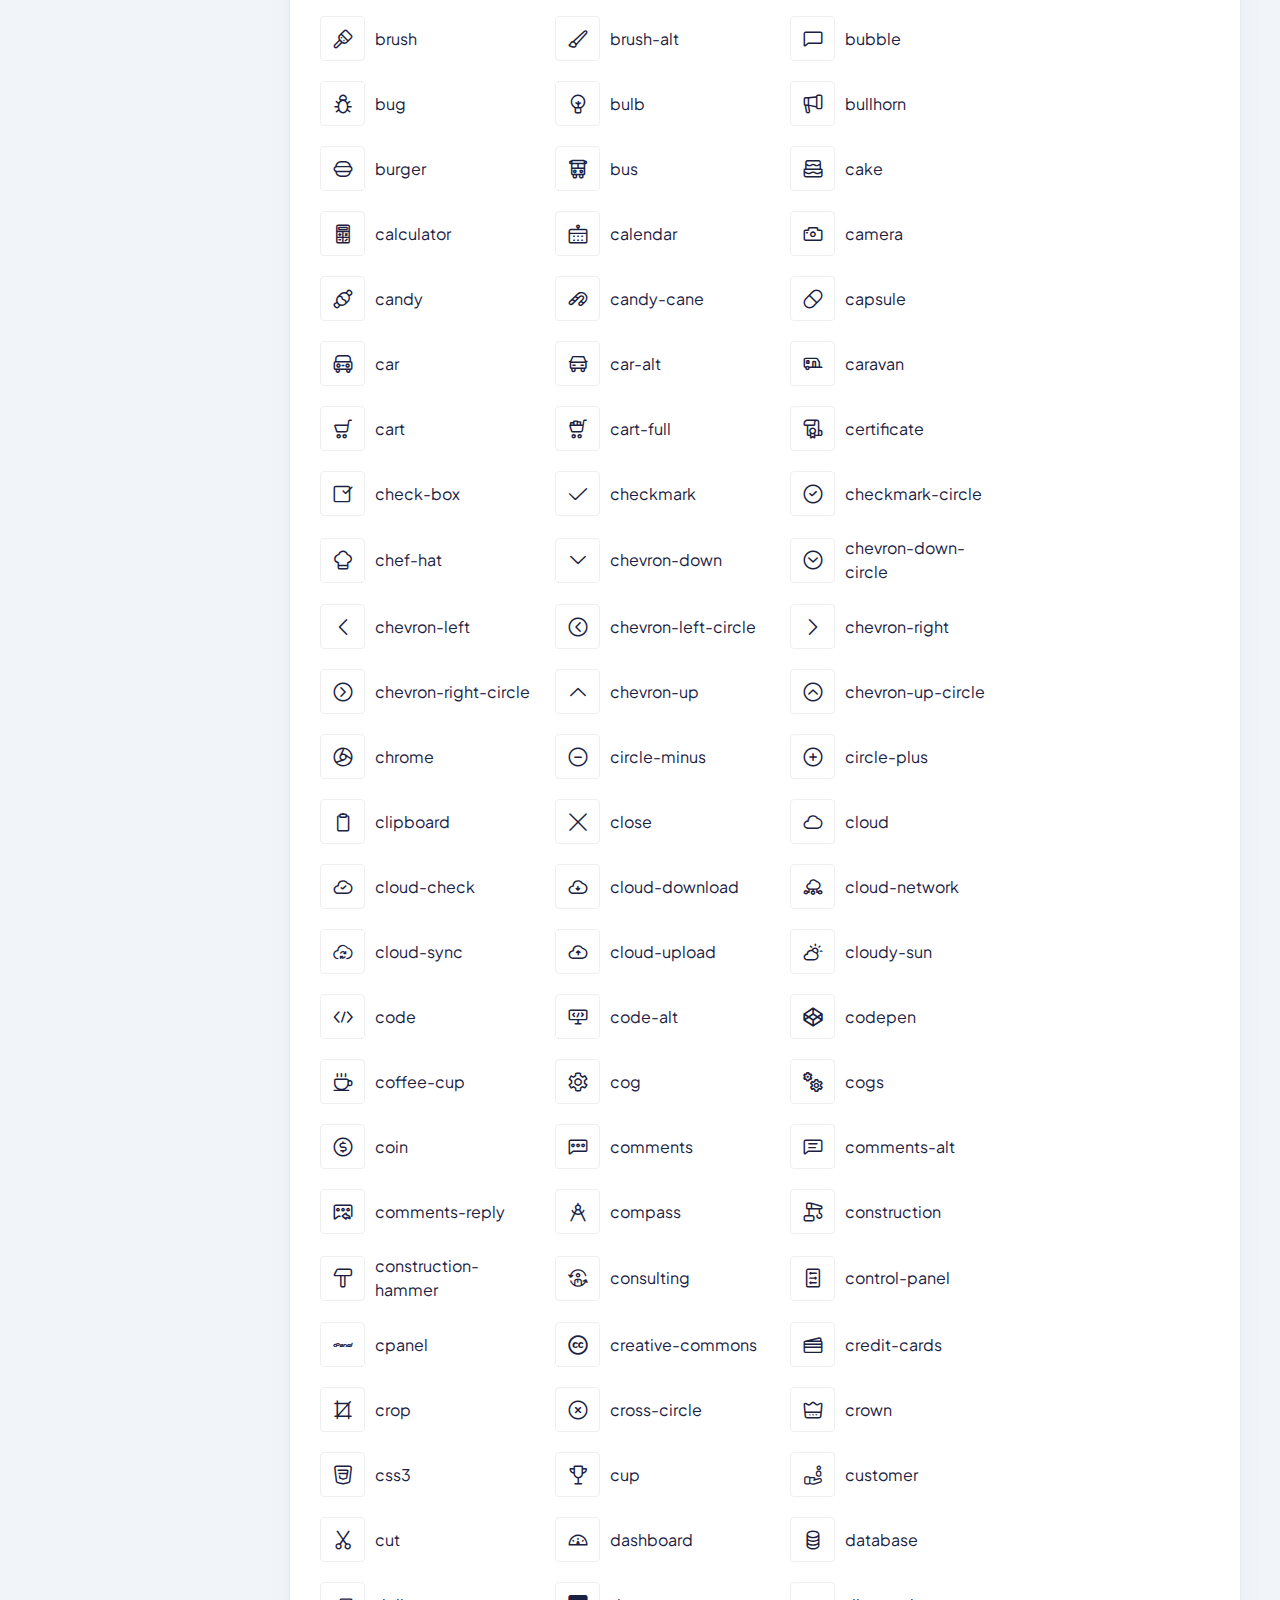
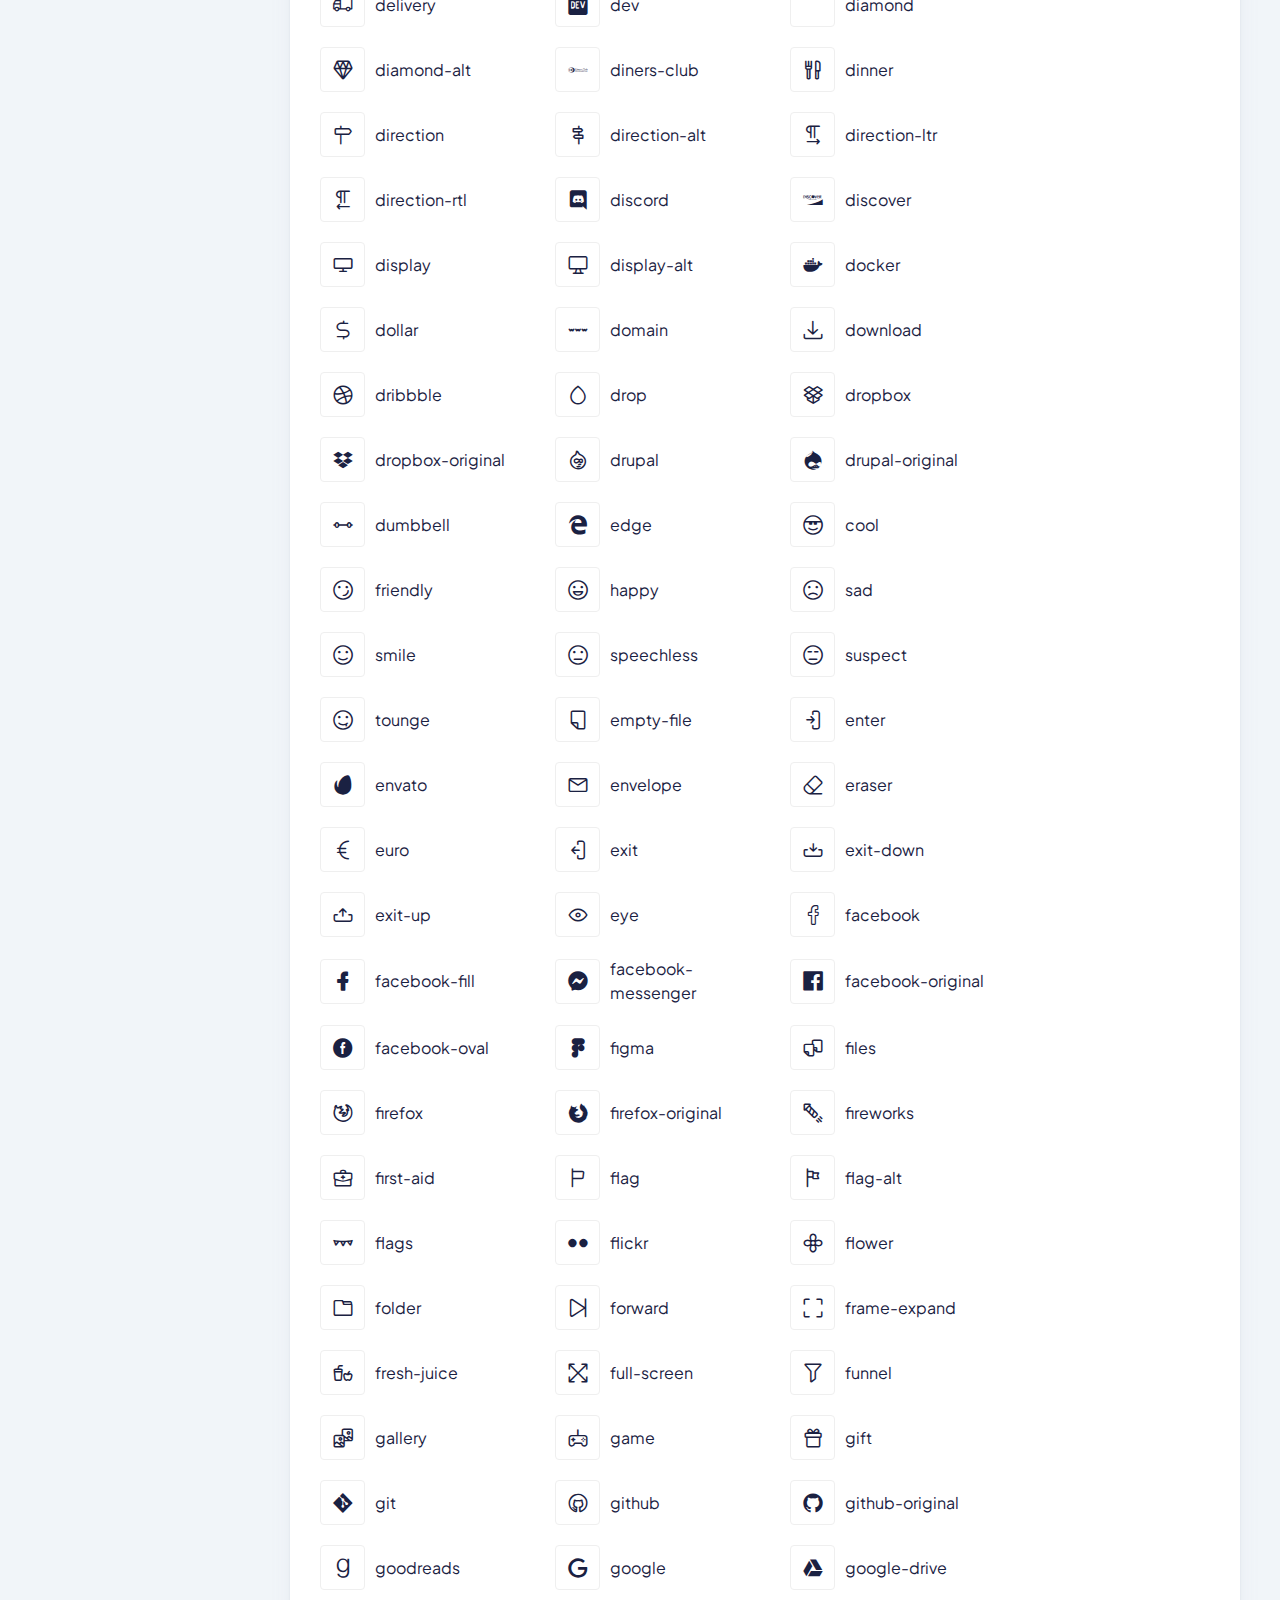
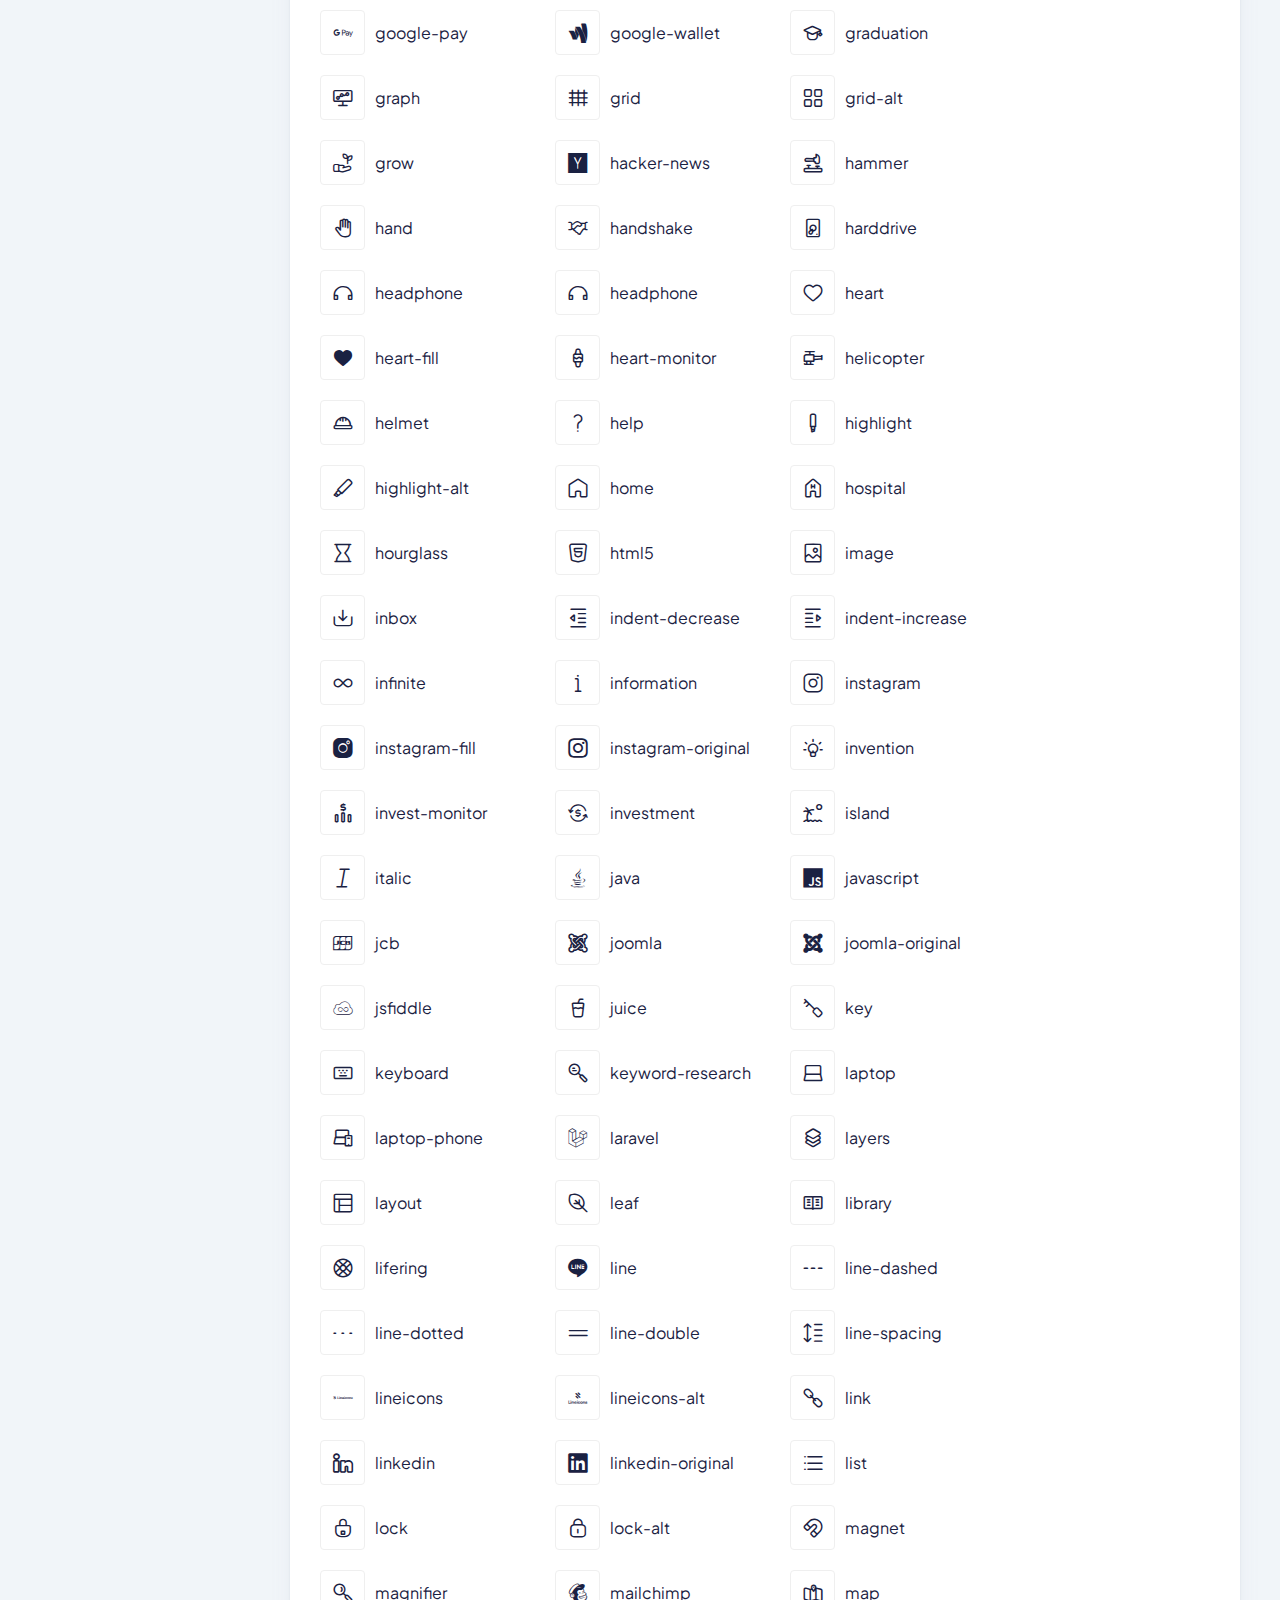
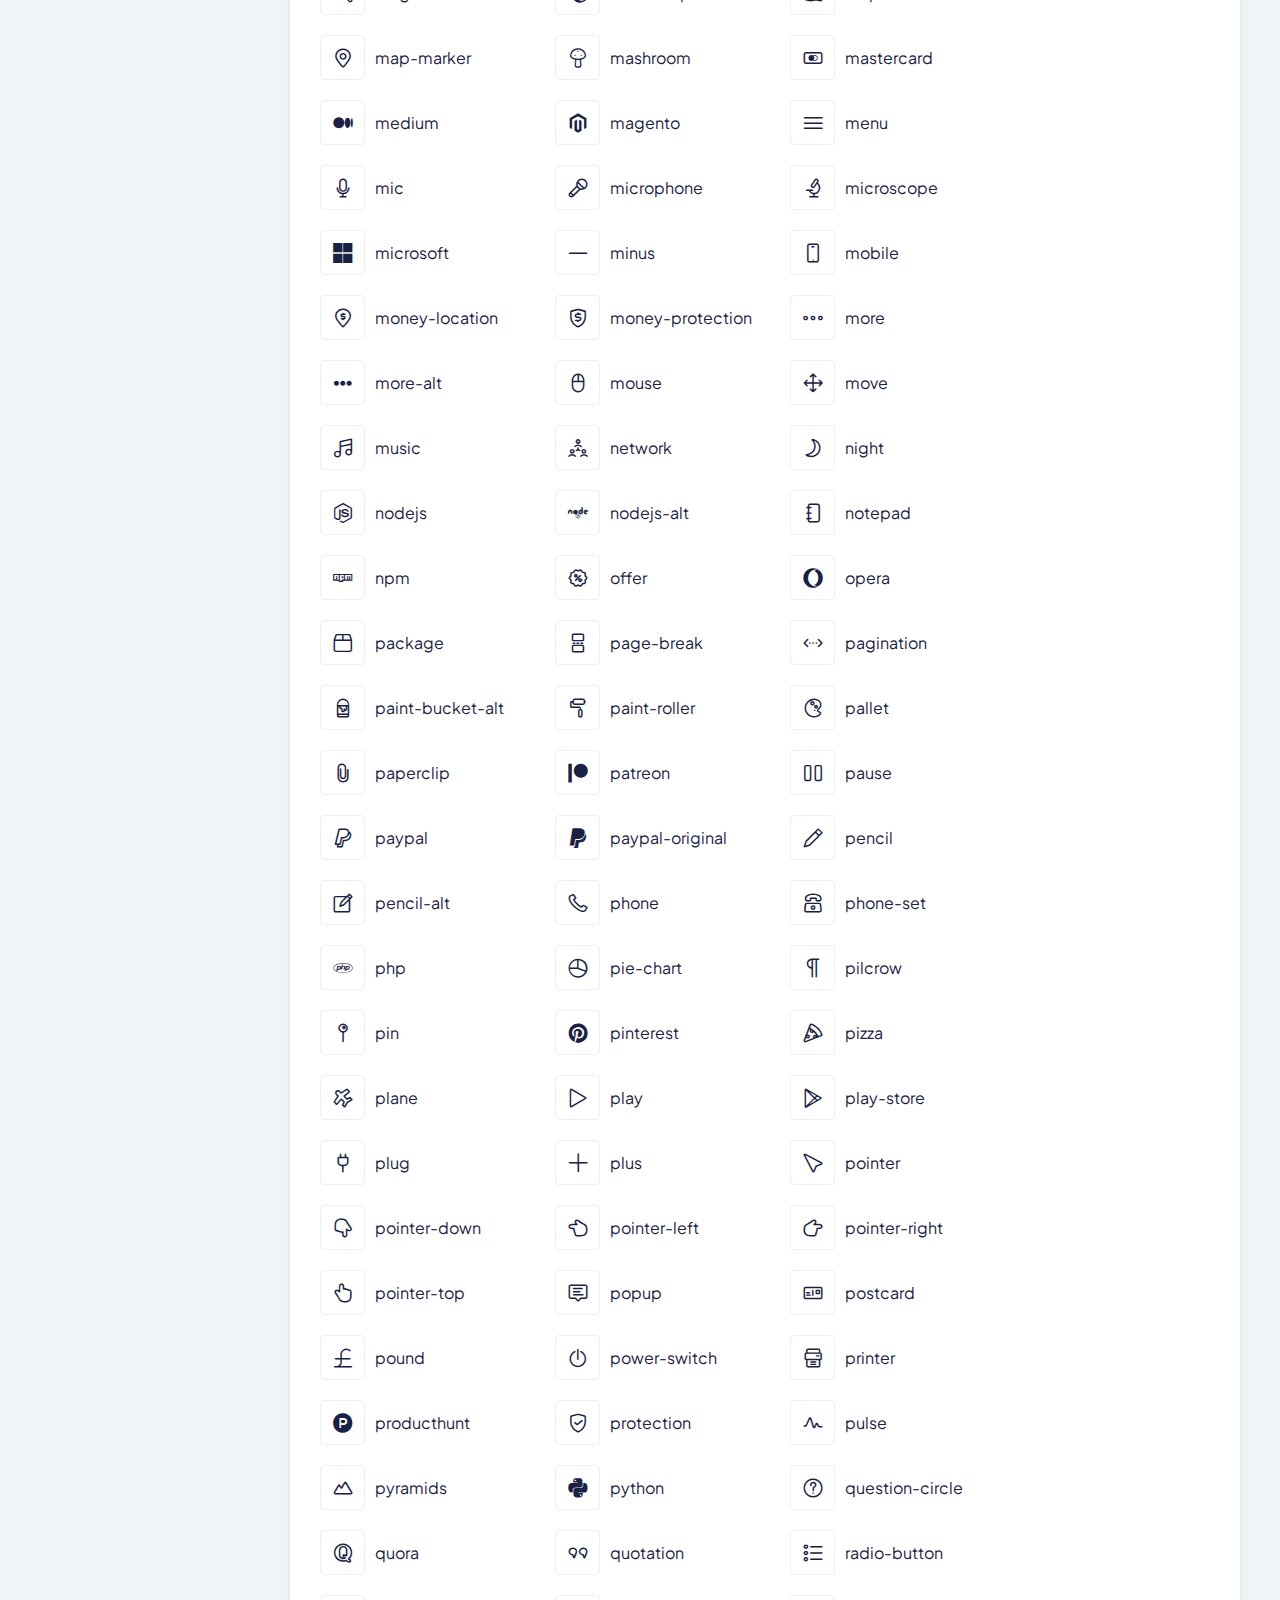
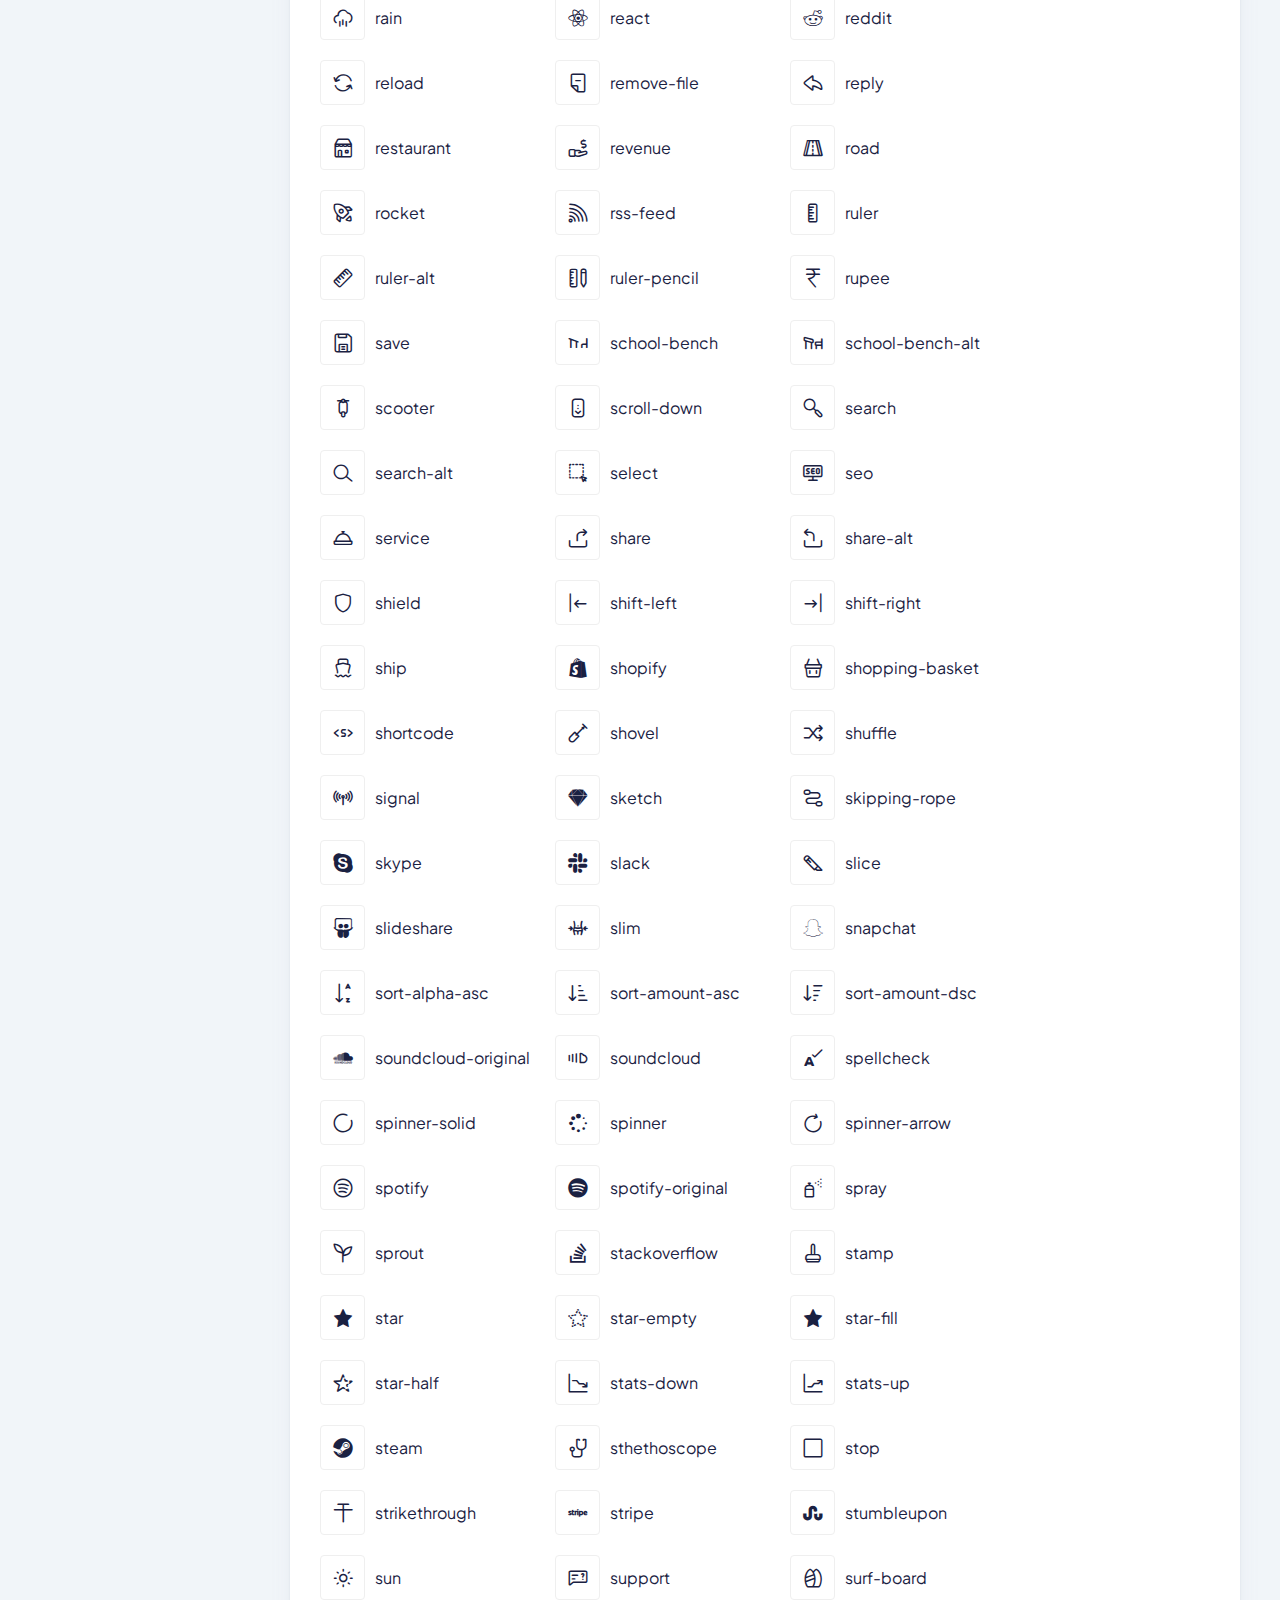
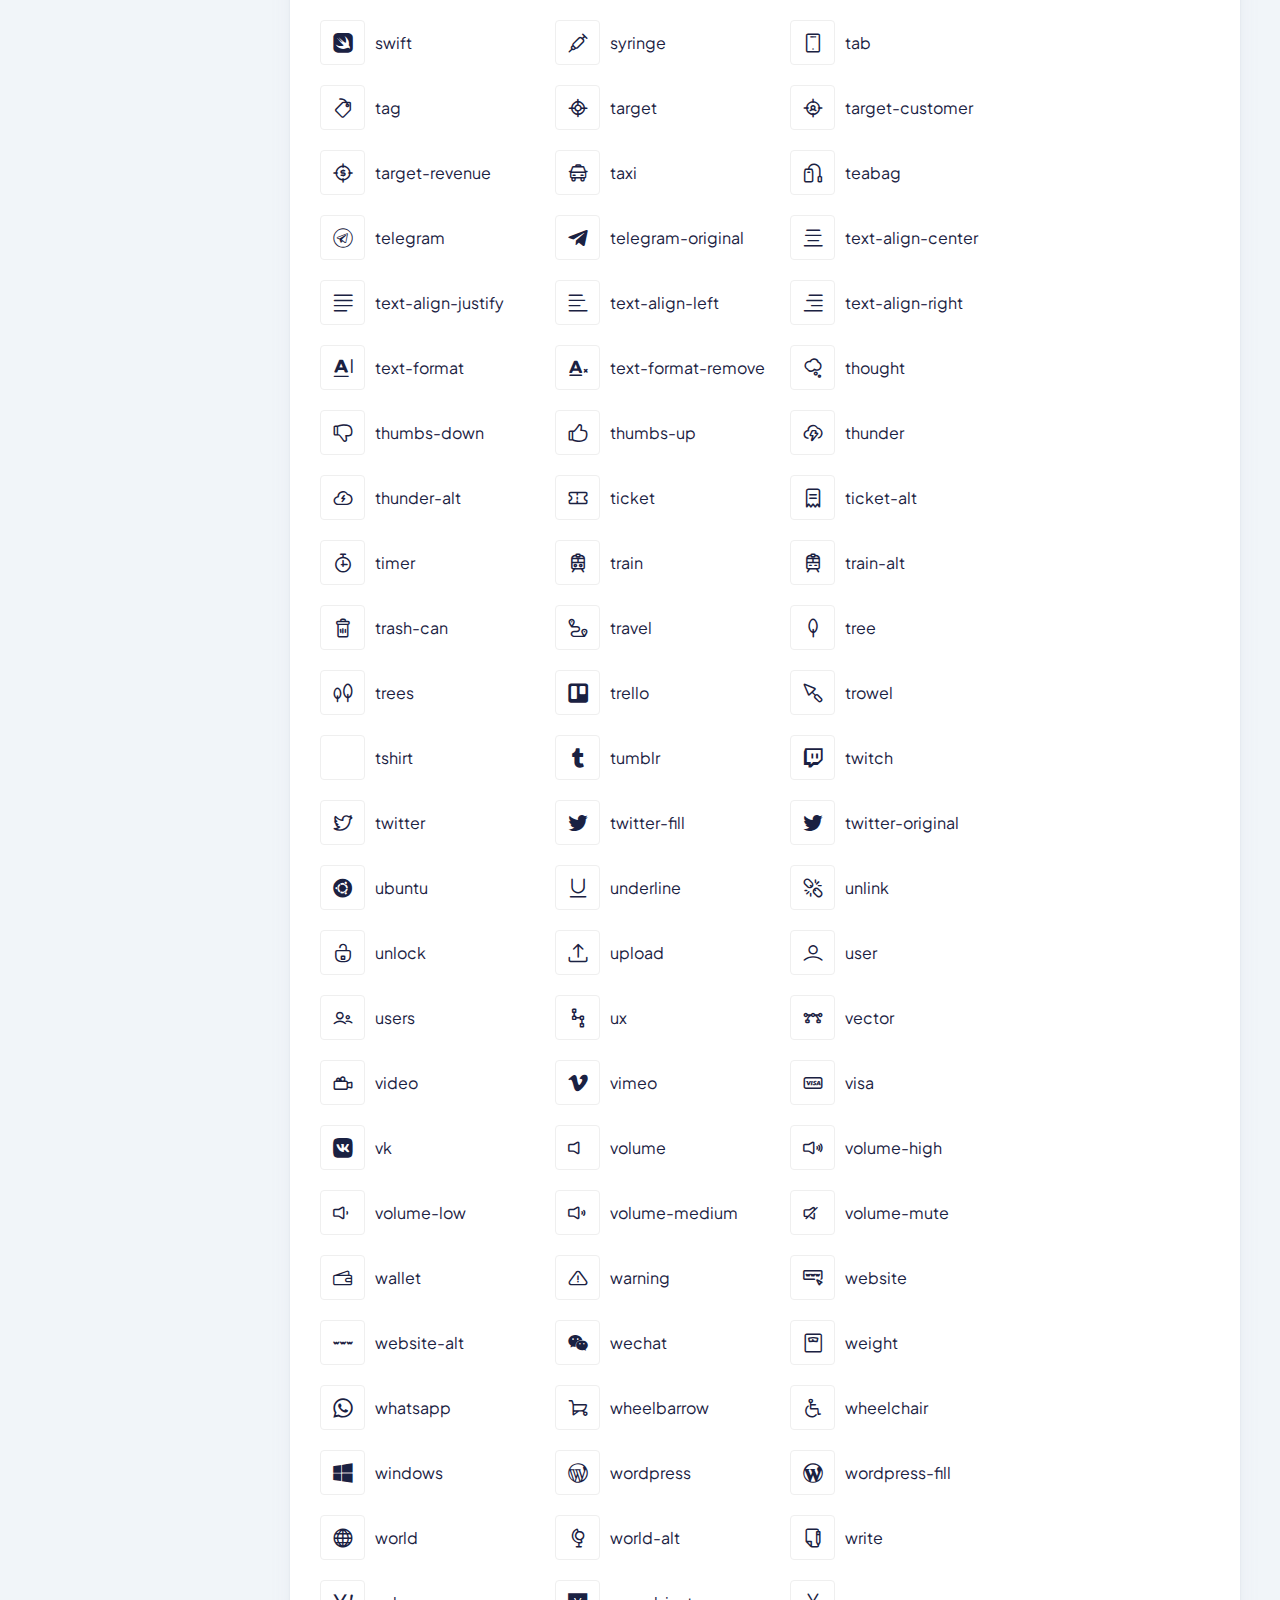
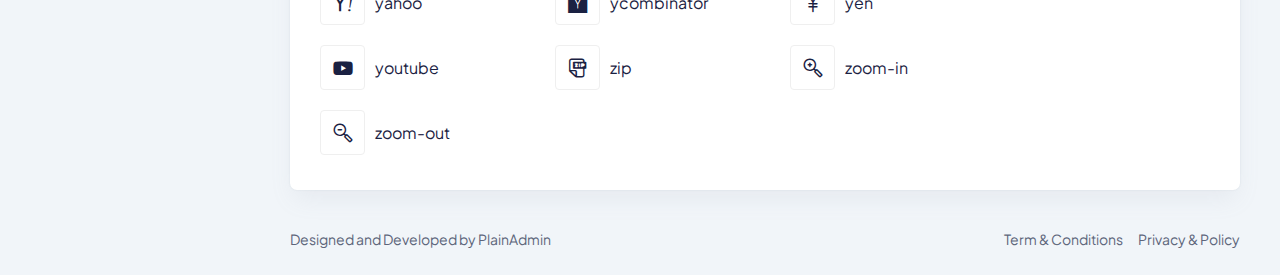
<file: icons.html>
<!DOCTYPE html>
<html lang="en">
  <head>
    <meta charset="UTF-8" />
    <meta http-equiv="X-UA-Compatible" content="IE=edge" />
    <meta name="viewport" content="width=device-width, initial-scale=1.0" />
    <link rel="shortcut icon" href="assets/images/favicon.svg" type="image/x-icon" />
    <title>Line Icons | PlainAdmin Demo</title>

    <!-- ========== All CSS files linkup ========= -->
    <link rel="stylesheet" href="assets/css/bootstrap.min.css" />
    <link rel="stylesheet" href="assets/css/lineicons.css" />
    <link rel="stylesheet" href="assets/css/materialdesignicons.min.css" />
    <link rel="stylesheet" href="assets/css/fullcalendar.css" />
    <link rel="stylesheet" href="assets/css/main.css" />
  </head>
  <body>
    <!-- ======== Preloader =========== -->
    <div id="preloader">
      <div class="spinner"></div>
    </div>
    <!-- ======== Preloader =========== -->

    <!-- ======== sidebar-nav start =========== -->
    <aside class="sidebar-nav-wrapper">
      <div class="navbar-logo">
        <a href="index.html">
          <img src="assets/images/logo/logo.svg" alt="logo" />
        </a>
      </div>
      <nav class="sidebar-nav">
        <ul>
          <li class="nav-item nav-item-has-children">
            <a
              href="#0"
              class="collapsed"
              data-bs-toggle="collapse"
              data-bs-target="#ddmenu_1"
              aria-controls="ddmenu_1"
              aria-expanded="false"
              aria-label="Toggle navigation"
            >
              <span class="icon">
                <svg width="20" height="20" viewBox="0 0 20 20" fill="none" xmlns="http://www.w3.org/2000/svg">
                  <path
                    d="M8.74999 18.3333C12.2376 18.3333 15.1364 15.8128 15.7244 12.4941C15.8448 11.8143 15.2737 11.25 14.5833 11.25H9.99999C9.30966 11.25 8.74999 10.6903 8.74999 10V5.41666C8.74999 4.7263 8.18563 4.15512 7.50586 4.27556C4.18711 4.86357 1.66666 7.76243 1.66666 11.25C1.66666 15.162 4.83797 18.3333 8.74999 18.3333Z" />
                  <path
                    d="M17.0833 10C17.7737 10 18.3432 9.43708 18.2408 8.75433C17.7005 5.14918 14.8508 2.29947 11.2457 1.75912C10.5629 1.6568 10 2.2263 10 2.91665V9.16666C10 9.62691 10.3731 10 10.8333 10H17.0833Z" />
                </svg>
              </span>
              <span class="text">Dashboard</span>
            </a>
            <ul id="ddmenu_1" class="collapse dropdown-nav">
              <li>
                <a href="index.html"> eCommerce </a>
              </li>
            </ul>
          </li>
          <li class="nav-item nav-item-has-children">
            <a
              href="#0"
              class="collapsed"
              data-bs-toggle="collapse"
              data-bs-target="#ddmenu_2"
              aria-controls="ddmenu_2"
              aria-expanded="false"
              aria-label="Toggle navigation"
            >
              <span class="icon">
                <svg width="20" height="20" viewBox="0 0 20 20" fill="none" xmlns="http://www.w3.org/2000/svg">
                  <path
                    d="M11.8097 1.66667C11.8315 1.66667 11.8533 1.6671 11.875 1.66796V4.16667C11.875 5.43232 12.901 6.45834 14.1667 6.45834H16.6654C16.6663 6.48007 16.6667 6.50186 16.6667 6.5237V16.6667C16.6667 17.5872 15.9205 18.3333 15 18.3333H5.00001C4.07954 18.3333 3.33334 17.5872 3.33334 16.6667V3.33334C3.33334 2.41286 4.07954 1.66667 5.00001 1.66667H11.8097ZM6.66668 7.70834C6.3215 7.70834 6.04168 7.98816 6.04168 8.33334C6.04168 8.67851 6.3215 8.95834 6.66668 8.95834H10C10.3452 8.95834 10.625 8.67851 10.625 8.33334C10.625 7.98816 10.3452 7.70834 10 7.70834H6.66668ZM6.04168 11.6667C6.04168 12.0118 6.3215 12.2917 6.66668 12.2917H13.3333C13.6785 12.2917 13.9583 12.0118 13.9583 11.6667C13.9583 11.3215 13.6785 11.0417 13.3333 11.0417H6.66668C6.3215 11.0417 6.04168 11.3215 6.04168 11.6667ZM6.66668 14.375C6.3215 14.375 6.04168 14.6548 6.04168 15C6.04168 15.3452 6.3215 15.625 6.66668 15.625H13.3333C13.6785 15.625 13.9583 15.3452 13.9583 15C13.9583 14.6548 13.6785 14.375 13.3333 14.375H6.66668Z" />
                  <path
                    d="M13.125 2.29167L16.0417 5.20834H14.1667C13.5913 5.20834 13.125 4.74197 13.125 4.16667V2.29167Z" />
                </svg>
              </span>
              <span class="text">Pages</span>
            </a>
            <ul id="ddmenu_2" class="collapse dropdown-nav">
              <li>
                <a href="settings.html"> Settings </a>
              </li>
              <li>
                <a href="blank-page.html"> Blank Page </a>
              </li>
            </ul>
          </li>
          <li class="nav-item">
            <a href="invoice.html">
              <span class="icon">
                <svg width="20" height="20" viewBox="0 0 20 20" fill="none" xmlns="http://www.w3.org/2000/svg">
                  <path
                    d="M3.33334 3.35442C3.33334 2.4223 4.07954 1.66666 5.00001 1.66666H15C15.9205 1.66666 16.6667 2.4223 16.6667 3.35442V16.8565C16.6667 17.5519 15.8827 17.9489 15.3333 17.5317L13.8333 16.3924C13.537 16.1673 13.1297 16.1673 12.8333 16.3924L10.5 18.1646C10.2037 18.3896 9.79634 18.3896 9.50001 18.1646L7.16668 16.3924C6.87038 16.1673 6.46298 16.1673 6.16668 16.3924L4.66668 17.5317C4.11731 17.9489 3.33334 17.5519 3.33334 16.8565V3.35442ZM4.79168 5.04218C4.79168 5.39173 5.0715 5.6751 5.41668 5.6751H10C10.3452 5.6751 10.625 5.39173 10.625 5.04218C10.625 4.69264 10.3452 4.40927 10 4.40927H5.41668C5.0715 4.40927 4.79168 4.69264 4.79168 5.04218ZM5.41668 7.7848C5.0715 7.7848 4.79168 8.06817 4.79168 8.41774C4.79168 8.76724 5.0715 9.05066 5.41668 9.05066H10C10.3452 9.05066 10.625 8.76724 10.625 8.41774C10.625 8.06817 10.3452 7.7848 10 7.7848H5.41668ZM4.79168 11.7932C4.79168 12.1428 5.0715 12.4262 5.41668 12.4262H10C10.3452 12.4262 10.625 12.1428 10.625 11.7932C10.625 11.4437 10.3452 11.1603 10 11.1603H5.41668C5.0715 11.1603 4.79168 11.4437 4.79168 11.7932ZM13.3333 4.40927C12.9882 4.40927 12.7083 4.69264 12.7083 5.04218C12.7083 5.39173 12.9882 5.6751 13.3333 5.6751H14.5833C14.9285 5.6751 15.2083 5.39173 15.2083 5.04218C15.2083 4.69264 14.9285 4.40927 14.5833 4.40927H13.3333ZM12.7083 8.41774C12.7083 8.76724 12.9882 9.05066 13.3333 9.05066H14.5833C14.9285 9.05066 15.2083 8.76724 15.2083 8.41774C15.2083 8.06817 14.9285 7.7848 14.5833 7.7848H13.3333C12.9882 7.7848 12.7083 8.06817 12.7083 8.41774ZM13.3333 11.1603C12.9882 11.1603 12.7083 11.4437 12.7083 11.7932C12.7083 12.1428 12.9882 12.4262 13.3333 12.4262H14.5833C14.9285 12.4262 15.2083 12.1428 15.2083 11.7932C15.2083 11.4437 14.9285 11.1603 14.5833 11.1603H13.3333Z" />
                </svg>
              </span>
              <span class="text">Invoice</span>
            </a>
          </li>
          <li class="nav-item nav-item-has-children">
            <a
              href="#0"
              class="collapsed"
              data-bs-toggle="collapse"
              data-bs-target="#ddmenu_3"
              aria-controls="ddmenu_3"
              aria-expanded="false"
              aria-label="Toggle navigation"
            >
              <span class="icon">
                <svg width="20" height="20" viewBox="0 0 20 20" fill="none" xmlns="http://www.w3.org/2000/svg">
                  <path
                    d="M14.9211 10.1294C15.1652 9.88534 15.1652 9.48967 14.9211 9.24559L10.7544 5.0789C10.5103 4.83482 10.1147 4.83482 9.87057 5.0789C9.62649 5.32297 9.62649 5.71871 9.87057 5.96278L12.9702 9.06251H1.97916C1.63398 9.06251 1.35416 9.34234 1.35416 9.68751C1.35416 10.0327 1.63398 10.3125 1.97916 10.3125H12.9702L9.87057 13.4123C9.62649 13.6563 9.62649 14.052 9.87057 14.2961C10.1147 14.5402 10.5103 14.5402 10.7544 14.2961L14.9211 10.1294Z" />
                  <path
                    d="M11.6383 15.18L15.805 11.0133C16.5373 10.2811 16.5373 9.09391 15.805 8.36166L11.6383 4.195C11.2722 3.82888 10.7923 3.64582 10.3125 3.64582V3.02082C10.3125 2.10035 11.0587 1.35416 11.9792 1.35416H16.9792C17.8997 1.35416 18.6458 2.10035 18.6458 3.02082V16.3542C18.6458 17.2747 17.8997 18.0208 16.9792 18.0208H11.9792C11.0587 18.0208 10.3125 17.2747 10.3125 16.3542V15.7292C10.7923 15.7292 11.2722 15.5461 11.6383 15.18Z" />
                </svg>
              </span>
              <span class="text">Auth</span>
            </a>
            <ul id="ddmenu_3" class="collapse dropdown-nav">
              <li>
                <a href="signin.html"> Sign In </a>
              </li>
              <li>
                <a href="signup.html"> Sign Up </a>
              </li>
            </ul>
          </li>
          <span class="divider"><hr /></span>
          <li class="nav-item nav-item-has-children">
            <a
              href="#0"
              class="collapsed"
              data-bs-toggle="collapse"
              data-bs-target="#ddmenu_4"
              aria-controls="ddmenu_4"
              aria-expanded="false"
              aria-label="Toggle navigation"
            >
              <span class="icon">
                <svg width="20" height="20" viewBox="0 0 20 20" fill="none" xmlns="http://www.w3.org/2000/svg">
                  <path
                    d="M1.66666 5.41669C1.66666 3.34562 3.34559 1.66669 5.41666 1.66669C7.48772 1.66669 9.16666 3.34562 9.16666 5.41669C9.16666 7.48775 7.48772 9.16669 5.41666 9.16669C3.34559 9.16669 1.66666 7.48775 1.66666 5.41669Z" />
                  <path
                    d="M1.66666 14.5834C1.66666 12.5123 3.34559 10.8334 5.41666 10.8334C7.48772 10.8334 9.16666 12.5123 9.16666 14.5834C9.16666 16.6545 7.48772 18.3334 5.41666 18.3334C3.34559 18.3334 1.66666 16.6545 1.66666 14.5834Z" />
                  <path
                    d="M10.8333 5.41669C10.8333 3.34562 12.5123 1.66669 14.5833 1.66669C16.6544 1.66669 18.3333 3.34562 18.3333 5.41669C18.3333 7.48775 16.6544 9.16669 14.5833 9.16669C12.5123 9.16669 10.8333 7.48775 10.8333 5.41669Z" />
                  <path
                    d="M10.8333 14.5834C10.8333 12.5123 12.5123 10.8334 14.5833 10.8334C16.6544 10.8334 18.3333 12.5123 18.3333 14.5834C18.3333 16.6545 16.6544 18.3334 14.5833 18.3334C12.5123 18.3334 10.8333 16.6545 10.8333 14.5834Z" />
                </svg>
              </span>
              <span class="text">UI Elements </span>
            </a>
            <ul id="ddmenu_4" class="collapse dropdown-nav">
              <li>
                <a href="alerts.html"> Alerts </a>
              </li>
              <li>
                <a href="buttons.html"> Buttons </a>
              </li>
              <li>
                <a href="cards.html"> Cards </a>
              </li>
              <li>
                <a href="typography.html"> Typography </a>
              </li>
            </ul>
          </li>
          <li class="nav-item nav-item-has-children">
            <a
              href="icons.html"
              class=""
              data-bs-toggle="collapse"
              data-bs-target="#ddmenu_55"
              aria-controls="ddmenu_55"
              aria-expanded="false"
              aria-label="Toggle navigation"
            >
              <span class="icon">
                <svg width="20" height="20" viewBox="0 0 20 20" fill="none" xmlns="http://www.w3.org/2000/svg">
                  <path
                    d="M5.48663 1.1466C5.77383 0.955131 6.16188 1.03274 6.35335 1.31994L6.87852 2.10769C7.20508 2.59755 7.20508 3.23571 6.87852 3.72556L6.35335 4.51331C6.16188 4.80052 5.77383 4.87813 5.48663 4.68666C5.19943 4.49519 5.12182 4.10715 5.31328 3.81994L5.83845 3.03219C5.88511 2.96221 5.88511 2.87105 5.83845 2.80106L5.31328 2.01331C5.12182 1.72611 5.19943 1.33806 5.48663 1.1466Z" />
                  <path
                    d="M2.49999 5.83331C2.03976 5.83331 1.66666 6.2064 1.66666 6.66665V10.8333C1.66666 13.5948 3.90523 15.8333 6.66666 15.8333H9.99999C12.1856 15.8333 14.0436 14.431 14.7235 12.4772C14.8134 12.4922 14.9058 12.5 15 12.5H16.6667C17.5872 12.5 18.3333 11.7538 18.3333 10.8333V8.33331C18.3333 7.41284 17.5872 6.66665 16.6667 6.66665H15C15 6.2064 14.6269 5.83331 14.1667 5.83331H2.49999ZM14.9829 11.2496C14.9942 11.1123 15 10.9735 15 10.8333V7.91665H16.6667C16.8967 7.91665 17.0833 8.10319 17.0833 8.33331V10.8333C17.0833 11.0634 16.8967 11.25 16.6667 11.25H15L14.9898 11.2498L14.9829 11.2496Z" />
                  <path
                    d="M8.85332 1.31994C8.6619 1.03274 8.27383 0.955131 7.98663 1.1466C7.69943 1.33806 7.62182 1.72611 7.81328 2.01331L8.33848 2.80106C8.38507 2.87105 8.38507 2.96221 8.33848 3.03219L7.81328 3.81994C7.62182 4.10715 7.69943 4.49519 7.98663 4.68666C8.27383 4.87813 8.6619 4.80052 8.85332 4.51331L9.37848 3.72556C9.70507 3.23571 9.70507 2.59755 9.37848 2.10769L8.85332 1.31994Z" />
                  <path
                    d="M10.4867 1.1466C10.7738 0.955131 11.1619 1.03274 11.3533 1.31994L11.8785 2.10769C12.2051 2.59755 12.2051 3.23571 11.8785 3.72556L11.3533 4.51331C11.1619 4.80052 10.7738 4.87813 10.4867 4.68666C10.1994 4.49519 10.1218 4.10715 10.3133 3.81994L10.8385 3.03219C10.8851 2.96221 10.8851 2.87105 10.8385 2.80106L10.3133 2.01331C10.1218 1.72611 10.1994 1.33806 10.4867 1.1466Z" />
                  <path
                    d="M2.49999 16.6667C2.03976 16.6667 1.66666 17.0398 1.66666 17.5C1.66666 17.9602 2.03976 18.3334 2.49999 18.3334H14.1667C14.6269 18.3334 15 17.9602 15 17.5C15 17.0398 14.6269 16.6667 14.1667 16.6667H2.49999Z" />
                </svg>
              </span>
              <span class="text">Icons</span>
            </a>
            <ul id="ddmenu_55" class="collapse show dropdown-nav">
              <li>
                <a href="icons.html" class="active"> LineIcons </a>
              </li>
              <li>
                <a href="mdi-icons.html"> MDI Icons </a>
              </li>
            </ul>
          </li>
          <li class="nav-item nav-item-has-children">
            <a
              href="#0"
              class="collapsed"
              data-bs-toggle="collapse"
              data-bs-target="#ddmenu_5"
              aria-controls="ddmenu_5"
              aria-expanded="false"
              aria-label="Toggle navigation"
            >
              <span class="icon">
                <svg width="20" height="20" viewBox="0 0 20 20" fill="none" xmlns="http://www.w3.org/2000/svg">
                  <path
                    d="M4.16666 3.33335C4.16666 2.41288 4.91285 1.66669 5.83332 1.66669H14.1667C15.0872 1.66669 15.8333 2.41288 15.8333 3.33335V16.6667C15.8333 17.5872 15.0872 18.3334 14.1667 18.3334H5.83332C4.91285 18.3334 4.16666 17.5872 4.16666 16.6667V3.33335ZM6.04166 5.00002C6.04166 5.3452 6.32148 5.62502 6.66666 5.62502H13.3333C13.6785 5.62502 13.9583 5.3452 13.9583 5.00002C13.9583 4.65485 13.6785 4.37502 13.3333 4.37502H6.66666C6.32148 4.37502 6.04166 4.65485 6.04166 5.00002ZM6.66666 6.87502C6.32148 6.87502 6.04166 7.15485 6.04166 7.50002C6.04166 7.8452 6.32148 8.12502 6.66666 8.12502H13.3333C13.6785 8.12502 13.9583 7.8452 13.9583 7.50002C13.9583 7.15485 13.6785 6.87502 13.3333 6.87502H6.66666ZM6.04166 10C6.04166 10.3452 6.32148 10.625 6.66666 10.625H9.99999C10.3452 10.625 10.625 10.3452 10.625 10C10.625 9.65485 10.3452 9.37502 9.99999 9.37502H6.66666C6.32148 9.37502 6.04166 9.65485 6.04166 10ZM9.99999 16.6667C10.9205 16.6667 11.6667 15.9205 11.6667 15C11.6667 14.0795 10.9205 13.3334 9.99999 13.3334C9.07949 13.3334 8.33332 14.0795 8.33332 15C8.33332 15.9205 9.07949 16.6667 9.99999 16.6667Z" />
                </svg>
              </span>
              <span class="text"> Forms </span>
            </a>
            <ul id="ddmenu_5" class="collapse dropdown-nav">
              <li>
                <a href="form-elements.html"> Form Elements </a>
              </li>
            </ul>
          </li>
          <li class="nav-item">
            <a href="tables.html">
              <span class="icon">
                <svg width="20" height="20" viewBox="0 0 20 20" fill="none" xmlns="http://www.w3.org/2000/svg">
                  <path
                    d="M1.66666 4.16667C1.66666 3.24619 2.41285 2.5 3.33332 2.5H16.6667C17.5872 2.5 18.3333 3.24619 18.3333 4.16667V9.16667C18.3333 10.0872 17.5872 10.8333 16.6667 10.8333H3.33332C2.41285 10.8333 1.66666 10.0872 1.66666 9.16667V4.16667Z" />
                  <path
                    d="M1.875 13.75C1.875 13.4048 2.15483 13.125 2.5 13.125H17.5C17.8452 13.125 18.125 13.4048 18.125 13.75C18.125 14.0952 17.8452 14.375 17.5 14.375H2.5C2.15483 14.375 1.875 14.0952 1.875 13.75Z" />
                  <path
                    d="M2.5 16.875C2.15483 16.875 1.875 17.1548 1.875 17.5C1.875 17.8452 2.15483 18.125 2.5 18.125H17.5C17.8452 18.125 18.125 17.8452 18.125 17.5C18.125 17.1548 17.8452 16.875 17.5 16.875H2.5Z" />
                </svg>
              </span>
              <span class="text">Tables</span>
            </a>
          </li>
          <span class="divider"><hr /></span>

          <li class="nav-item">
            <a href="notification.html">
              <span class="icon">
                <svg width="20" height="20" viewBox="0 0 20 20" fill="none" xmlns="http://www.w3.org/2000/svg">
                  <path
                    d="M10.8333 2.50008C10.8333 2.03984 10.4602 1.66675 9.99999 1.66675C9.53975 1.66675 9.16666 2.03984 9.16666 2.50008C9.16666 2.96032 9.53975 3.33341 9.99999 3.33341C10.4602 3.33341 10.8333 2.96032 10.8333 2.50008Z" />
                  <path
                    d="M17.5 5.41673C17.5 7.02756 16.1942 8.33339 14.5833 8.33339C12.9725 8.33339 11.6667 7.02756 11.6667 5.41673C11.6667 3.80589 12.9725 2.50006 14.5833 2.50006C16.1942 2.50006 17.5 3.80589 17.5 5.41673Z" />
                  <path
                    d="M11.4272 2.69637C10.9734 2.56848 10.4947 2.50006 10 2.50006C7.10054 2.50006 4.75003 4.85057 4.75003 7.75006V9.20873C4.75003 9.72814 4.62082 10.2393 4.37404 10.6963L3.36705 12.5611C2.89938 13.4272 3.26806 14.5081 4.16749 14.9078C7.88074 16.5581 12.1193 16.5581 15.8326 14.9078C16.732 14.5081 17.1007 13.4272 16.633 12.5611L15.626 10.6963C15.43 10.3333 15.3081 9.93606 15.2663 9.52773C15.0441 9.56431 14.8159 9.58339 14.5833 9.58339C12.2822 9.58339 10.4167 7.71791 10.4167 5.41673C10.4167 4.37705 10.7975 3.42631 11.4272 2.69637Z" />
                  <path
                    d="M7.48901 17.1925C8.10004 17.8918 8.99841 18.3335 10 18.3335C11.0016 18.3335 11.9 17.8918 12.511 17.1925C10.8482 17.4634 9.15183 17.4634 7.48901 17.1925Z" />
                </svg>
              </span>
              <span class="text">Notifications</span>
            </a>
          </li>
        </ul>
      </nav>
      <div class="promo-box">
        <div class="promo-icon">
          <img class="mx-auto" src="./assets/images/logo/logo-icon-big.svg" alt="Logo">
        </div>
        <h3>Upgrade to PRO</h3>
        <p>Improve your development process and start doing more with PlainAdmin PRO!</p>
        <a href="https://plainadmin.com/pro" target="_blank" rel="nofollow" class="main-btn primary-btn btn-hover">
          Upgrade to PRO
        </a>
      </div>
    </aside>
    <div class="overlay"></div>
    <!-- ======== sidebar-nav end =========== -->

    <!-- ======== main-wrapper start =========== -->
    <main class="main-wrapper">
      <!-- ========== header start ========== -->
      <header class="header">
        <div class="container-fluid">
          <div class="row">
            <div class="col-lg-5 col-md-5 col-6">
              <div class="header-left d-flex align-items-center">
                <div class="menu-toggle-btn mr-15">
                  <button id="menu-toggle" class="main-btn primary-btn btn-hover">
                    <i class="lni lni-chevron-left me-2"></i> Menu
                  </button>
                </div>
                <div class="header-search d-none d-md-flex">
                  <form action="#">
                    <input type="text" placeholder="Search..." />
                    <button><i class="lni lni-search-alt"></i></button>
                  </form>
                </div>
              </div>
            </div>
            <div class="col-lg-7 col-md-7 col-6">
              <div class="header-right">
                <!-- notification start -->
                <div class="notification-box ml-15 d-none d-md-flex">
                  <button class="dropdown-toggle" type="button" id="notification" data-bs-toggle="dropdown"
                    aria-expanded="false">
                    <svg width="22" height="22" viewBox="0 0 22 22" fill="none" xmlns="http://www.w3.org/2000/svg">
                      <path
                        d="M11 20.1667C9.88317 20.1667 8.88718 19.63 8.23901 18.7917H13.761C13.113 19.63 12.1169 20.1667 11 20.1667Z"
                        fill="" />
                      <path
                        d="M10.1157 2.74999C10.1157 2.24374 10.5117 1.83333 11 1.83333C11.4883 1.83333 11.8842 2.24374 11.8842 2.74999V2.82604C14.3932 3.26245 16.3051 5.52474 16.3051 8.24999V14.287C16.3051 14.5301 16.3982 14.7633 16.564 14.9352L18.2029 16.6342C18.4814 16.9229 18.2842 17.4167 17.8903 17.4167H4.10961C3.71574 17.4167 3.5185 16.9229 3.797 16.6342L5.43589 14.9352C5.6017 14.7633 5.69485 14.5301 5.69485 14.287V8.24999C5.69485 5.52474 7.60672 3.26245 10.1157 2.82604V2.74999Z"
                        fill="" />
                    </svg>
                    <span></span>
                  </button>
                  <ul class="dropdown-menu dropdown-menu-end" aria-labelledby="notification">
                    <li>
                      <a href="#0">
                        <div class="image">
                          <img src="assets/images/lead/lead-6.png" alt="" />
                        </div>
                        <div class="content">
                          <h6>
                            John Doe
                            <span class="text-regular">
                              comment on a product.
                            </span>
                          </h6>
                          <p>
                            Lorem ipsum dolor sit amet, consect etur adipiscing
                            elit Vivamus tortor.
                          </p>
                          <span>10 mins ago</span>
                        </div>
                      </a>
                    </li>
                    <li>
                      <a href="#0">
                        <div class="image">
                          <img src="assets/images/lead/lead-1.png" alt="" />
                        </div>
                        <div class="content">
                          <h6>
                            Jonathon
                            <span class="text-regular">
                              like on a product.
                            </span>
                          </h6>
                          <p>
                            Lorem ipsum dolor sit amet, consect etur adipiscing
                            elit Vivamus tortor.
                          </p>
                          <span>10 mins ago</span>
                        </div>
                      </a>
                    </li>
                  </ul>
                </div>
                <!-- notification end -->
                <!-- message start -->
                <div class="header-message-box ml-15 d-none d-md-flex">
                  <button class="dropdown-toggle" type="button" id="message" data-bs-toggle="dropdown"
                    aria-expanded="false">
                    <svg width="22" height="22" viewBox="0 0 22 22" fill="none" xmlns="http://www.w3.org/2000/svg">
                      <path
                        d="M7.74866 5.97421C7.91444 5.96367 8.08162 5.95833 8.25005 5.95833C12.5532 5.95833 16.0417 9.4468 16.0417 13.75C16.0417 13.9184 16.0364 14.0856 16.0259 14.2514C16.3246 14.138 16.6127 14.003 16.8883 13.8482L19.2306 14.629C19.7858 14.8141 20.3141 14.2858 20.129 13.7306L19.3482 11.3882C19.8694 10.4604 20.1667 9.38996 20.1667 8.25C20.1667 4.70617 17.2939 1.83333 13.75 1.83333C11.0077 1.83333 8.66702 3.55376 7.74866 5.97421Z"
                        fill="" />
                      <path
                        d="M14.6667 13.75C14.6667 17.2938 11.7939 20.1667 8.25004 20.1667C7.11011 20.1667 6.03962 19.8694 5.11182 19.3482L2.76946 20.129C2.21421 20.3141 1.68597 19.7858 1.87105 19.2306L2.65184 16.8882C2.13062 15.9604 1.83338 14.89 1.83338 13.75C1.83338 10.2062 4.70622 7.33333 8.25004 7.33333C11.7939 7.33333 14.6667 10.2062 14.6667 13.75ZM5.95838 13.75C5.95838 13.2437 5.54797 12.8333 5.04171 12.8333C4.53545 12.8333 4.12504 13.2437 4.12504 13.75C4.12504 14.2563 4.53545 14.6667 5.04171 14.6667C5.54797 14.6667 5.95838 14.2563 5.95838 13.75ZM9.16671 13.75C9.16671 13.2437 8.7563 12.8333 8.25004 12.8333C7.74379 12.8333 7.33338 13.2437 7.33338 13.75C7.33338 14.2563 7.74379 14.6667 8.25004 14.6667C8.7563 14.6667 9.16671 14.2563 9.16671 13.75ZM11.4584 14.6667C11.9647 14.6667 12.375 14.2563 12.375 13.75C12.375 13.2437 11.9647 12.8333 11.4584 12.8333C10.9521 12.8333 10.5417 13.2437 10.5417 13.75C10.5417 14.2563 10.9521 14.6667 11.4584 14.6667Z"
                        fill="" />
                    </svg>
                    <span></span>
                  </button>
                  <ul class="dropdown-menu dropdown-menu-end" aria-labelledby="message">
                    <li>
                      <a href="#0">
                        <div class="image">
                          <img src="assets/images/lead/lead-5.png" alt="" />
                        </div>
                        <div class="content">
                          <h6>Jacob Jones</h6>
                          <p>Hey!I can across your profile and ...</p>
                          <span>10 mins ago</span>
                        </div>
                      </a>
                    </li>
                    <li>
                      <a href="#0">
                        <div class="image">
                          <img src="assets/images/lead/lead-3.png" alt="" />
                        </div>
                        <div class="content">
                          <h6>John Doe</h6>
                          <p>Would you mind please checking out</p>
                          <span>12 mins ago</span>
                        </div>
                      </a>
                    </li>
                    <li>
                      <a href="#0">
                        <div class="image">
                          <img src="assets/images/lead/lead-2.png" alt="" />
                        </div>
                        <div class="content">
                          <h6>Anee Lee</h6>
                          <p>Hey! are you available for freelance?</p>
                          <span>1h ago</span>
                        </div>
                      </a>
                    </li>
                  </ul>
                </div>
                <!-- message end -->
                <!-- profile start -->
                <div class="profile-box ml-15">
                  <button class="dropdown-toggle bg-transparent border-0" type="button" id="profile"
                    data-bs-toggle="dropdown" aria-expanded="false">
                    <div class="profile-info">
                      <div class="info">
                        <div class="image">
                          <img src="assets/images/profile/profile-image.png" alt="" />
                        </div>
                        <div>
                          <h6 class="fw-500">Adam Joe</h6>
                          <p>Admin</p>
                        </div>
                      </div>
                    </div>
                  </button>
                  <ul class="dropdown-menu dropdown-menu-end" aria-labelledby="profile">
                    <li>
                      <div class="author-info flex items-center !p-1">
                        <div class="image">
                          <img src="assets/images/profile/profile-image.png" alt="image">
                        </div>
                        <div class="content">
                          <h4 class="text-sm">Adam Joe</h4>
                          <a class="text-black/40 dark:text-white/40 hover:text-black dark:hover:text-white text-xs"
                            href="#">Email@gmail.com</a>
                        </div>
                      </div>
                    </li>
                    <li class="divider"></li>
                    <li>
                      <a href="#0">
                        <i class="lni lni-user"></i> View Profile
                      </a>
                    </li>
                    <li>
                      <a href="#0">
                        <i class="lni lni-alarm"></i> Notifications
                      </a>
                    </li>
                    <li>
                      <a href="#0"> <i class="lni lni-inbox"></i> Messages </a>
                    </li>
                    <li>
                      <a href="#0"> <i class="lni lni-cog"></i> Settings </a>
                    </li>
                    <li class="divider"></li>
                    <li>
                      <a href="#0"> <i class="lni lni-exit"></i> Sign Out </a>
                    </li>
                  </ul>
                </div>
                <!-- profile end -->
              </div>
            </div>
          </div>
        </div>
      </header>
      <!-- ========== header end ========== -->

      <!-- ========== section start ========== -->
      <section class="section">
        <div class="container-fluid">
          <!-- ========== title-wrapper start ========== -->
          <div class="title-wrapper pt-30">
            <div class="row align-items-center">
              <div class="col-md-6">
                <div class="title">
                  <h2>Icons</h2>
                </div>
              </div>
              <!-- end col -->
              <div class="col-md-6">
                <div class="breadcrumb-wrapper">
                  <nav aria-label="breadcrumb">
                    <ol class="breadcrumb">
                      <li class="breadcrumb-item">
                        <a href="#0">Dashboard</a>
                      </li>
                      <li class="breadcrumb-item active" aria-current="page">
                        Icons
                      </li>
                    </ol>
                  </nav>
                </div>
              </div>
              <!-- end col -->
            </div>
            <!-- end row -->
          </div>
          <!-- ========== title-wrapper end ========== -->
          <div class="icons-wrapper">
            <div class="row">
              <div class="col-12">
                <div class="card-style">
                  <div class="title d-flex justify-content-between">
                    <div class="left">
                      <h6 class="text-medium mb-10">Icons Pack</h6>
                    </div>
                  </div>
                  <!-- End Title -->
                  <ul class="icons">
                    <li class="trigger Free">
                      <i class="lni lni-500px"></i><span>500px</span>
                    </li>
                    <li class="trigger Free">
                      <i class="lni lni-add-files"></i><span>add-files</span>
                    </li>
                    <li class="trigger Free">
                      <i class="lni lni-adobe"></i><span>adobe</span>
                    </li>
                    <li class="trigger Free">
                      <i class="lni lni-agenda"></i><span>agenda</span>
                    </li>
                    <li class="trigger Free">
                      <i class="lni lni-airbnb"></i><span>airbnb</span>
                    </li>
                    <li class="trigger Free">
                      <i class="lni lni-alarm"></i><span>alarm</span>
                    </li>
                    <li class="trigger Free">
                      <i class="lni lni-alarm-clock"></i><span>alarm-clock</span>
                    </li>
                    <li class="trigger Free">
                      <i class="lni lni-amazon"></i><span>amazon</span>
                    </li>
                    <li class="trigger Free">
                      <i class="lni lni-amazon-original"></i><span>amazon-original</span>
                    </li>
                    <li class="trigger Free">
                      <i class="lni lni-amazon-pay"></i><span>amazon-pay</span>
                    </li>
                    <li class="trigger Free">
                      <i class="lni lni-ambulance"></i><span>ambulance</span>
                    </li>
                    <li class="trigger Free">
                      <i class="lni lni-amex"></i><span>amex</span>
                    </li>
                    <li class="trigger Free">
                      <i class="lni lni-anchor"></i><span>anchor</span>
                    </li>
                    <li class="trigger Free">
                      <i class="lni lni-android"></i><span>android</span>
                    </li>
                    <li class="trigger Free">
                      <i class="lni lni-android-original"></i><span>android-original</span>
                    </li>
                    <li class="trigger Free">
                      <i class="lni lni-angellist"></i><span>angellist</span>
                    </li>
                    <li class="trigger Free">
                      <i class="lni lni-angle-double-down"></i><span>angle-double-down</span>
                    </li>
                    <li class="trigger Free">
                      <i class="lni lni-angle-double-left"></i><span>angle-double-left</span>
                    </li>
                    <li class="trigger Free">
                      <i class="lni lni-angle-double-right"></i><span>angle-double-right</span>
                    </li>
                    <li class="trigger Free">
                      <i class="lni lni-angle-double-up"></i><span>angle-double-up</span>
                    </li>
                    <li class="trigger Free">
                      <i class="lni lni-angular"></i><span>angular</span>
                    </li>
                    <li class="trigger Free">
                      <i class="lni lni-apartment"></i><span>apartment</span>
                    </li>
                    <li class="trigger Free">
                      <i class="lni lni-app-store"></i><span>app-store</span>
                    </li>
                    <li class="trigger Free">
                      <i class="lni lni-apple-brand"></i><span>apple-brand</span>
                    </li>
                    <li class="trigger Free">
                      <i class="lni lni-apple-pay"></i><span>apple-pay</span>
                    </li>
                    <li class="trigger Free">
                      <i class="lni lni-archive"></i><span>archive</span>
                    </li>
                    <li class="trigger Free">
                      <i class="lni lni-arrow-down"></i><span>arrow-down</span>
                    </li>
                    <li class="trigger Free">
                      <i class="lni lni-arrow-down-circle"></i><span>arrow-down-circle</span>
                    </li>
                    <li class="trigger Free">
                      <i class="lni lni-arrow-left"></i><span>arrow-left</span>
                    </li>
                    <li class="trigger Free">
                      <i class="lni lni-arrow-left-circle"></i><span>arrow-left-circle</span>
                    </li>
                    <li class="trigger Free">
                      <i class="lni lni-arrow-right"></i><span>arrow-right</span>
                    </li>
                    <li class="trigger Free">
                      <i class="lni lni-arrow-right-circle"></i><span>arrow-right-circle</span>
                    </li>
                    <li class="trigger Free">
                      <i class="lni lni-arrow-top-left"></i><span>arrow-top-left</span>
                    </li>
                    <li class="trigger Free">
                      <i class="lni lni-arrow-top-right"></i><span>arrow-top-right</span>
                    </li>
                    <li class="trigger Free">
                      <i class="lni lni-arrow-up"></i><span>arrow-up</span>
                    </li>
                    <li class="trigger Free">
                      <i class="lni lni-arrow-up-circle"></i><span>arrow-up-circle</span>
                    </li>
                    <li class="trigger Free">
                      <i class="lni lni-arrows-horizontal"></i><span>arrows-horizontal</span>
                    </li>
                    <li class="trigger Free">
                      <i class="lni lni-arrows-vertical"></i><span>arrows-vertical</span>
                    </li>
                    <li class="trigger Free">
                      <i class="lni lni-atlassian"></i><span>atlassian</span>
                    </li>
                    <li class="trigger Free">
                      <i class="lni lni-aws"></i><span>aws</span>
                    </li>
                    <li class="trigger Free">
                      <i class="lni lni-backward"></i><span>backward</span>
                    </li>
                    <li class="trigger Free">
                      <i class="lni lni-baloon"></i><span>baloon</span>
                    </li>
                    <li class="trigger Free">
                      <i class="lni lni-ban"></i><span>ban</span>
                    </li>
                    <li class="trigger Free">
                      <i class="lni lni-bar-chart"></i><span>bar-chart</span>
                    </li>
                    <li class="trigger Free">
                      <i class="lni lni-basketball"></i><span>basketball</span>
                    </li>
                    <li class="trigger Free">
                      <i class="lni lni-behance"></i><span>behance</span>
                    </li>
                    <li class="trigger Free">
                      <i class="lni lni-behance-original"></i><span>behance-original</span>
                    </li>
                    <li class="trigger Free">
                      <i class="lni lni-bi-cycle"></i><span>bi-cycle</span>
                    </li>
                    <li class="trigger Free">
                      <i class="lni lni-bitbucket"></i><span>bitbucket</span>
                    </li>
                    <li class="trigger Free">
                      <i class="lni lni-bitcoin"></i><span>bitcoin</span>
                    </li>
                    <li class="trigger Free">
                      <i class="lni lni-blackboard"></i><span>blackboard</span>
                    </li>
                    <li class="trigger Free">
                      <i class="lni lni-blogger"></i><span>blogger</span>
                    </li>
                    <li class="trigger Free">
                      <i class="lni lni-bluetooth"></i><span>bluetooth</span>
                    </li>
                    <li class="trigger Free">
                      <i class="lni lni-bold"></i><span>bold</span>
                    </li>
                    <li class="trigger Free">
                      <i class="lni lni-bolt"></i><span>bolt</span>
                    </li>
                    <li class="trigger Free">
                      <i class="lni lni-bolt-alt"></i><span>bolt-alt</span>
                    </li>
                    <li class="trigger Free">
                      <i class="lni lni-book"></i><span>book</span>
                    </li>
                    <li class="trigger Free">
                      <i class="lni lni-bookmark"></i><span>bookmark</span>
                    </li>
                    <li class="trigger Free">
                      <i class="lni lni-bookmark-alt"></i><span>bookmark-alt</span>
                    </li>
                    <li class="trigger Free">
                      <i class="lni lni-bootstrap"></i><span>bootstrap</span>
                    </li>
                    <li class="trigger Free">
                      <i class="lni lni-bricks"></i><span>bricks</span>
                    </li>
                    <li class="trigger Free">
                      <i class="lni lni-bridge"></i><span>bridge</span>
                    </li>
                    <li class="trigger Free">
                      <i class="lni lni-briefcase"></i><span>briefcase</span>
                    </li>
                    <li class="trigger Free">
                      <i class="lni lni-brush"></i><span>brush</span>
                    </li>
                    <li class="trigger Free">
                      <i class="lni lni-brush-alt"></i><span>brush-alt</span>
                    </li>
                    <li class="trigger Free">
                      <i class="lni lni-bubble"></i><span>bubble</span>
                    </li>
                    <li class="trigger Free">
                      <i class="lni lni-bug"></i><span>bug</span>
                    </li>
                    <li class="trigger Free">
                      <i class="lni lni-bulb"></i><span>bulb</span>
                    </li>
                    <li class="trigger Free">
                      <i class="lni lni-bullhorn"></i><span>bullhorn</span>
                    </li>
                    <li class="trigger Free">
                      <i class="lni lni-burger"></i><span>burger</span>
                    </li>
                    <li class="trigger Free">
                      <i class="lni lni-bus"></i><span>bus</span>
                    </li>
                    <li class="trigger Free">
                      <i class="lni lni-cake"></i><span>cake</span>
                    </li>
                    <li class="trigger Free">
                      <i class="lni lni-calculator"></i><span>calculator</span>
                    </li>
                    <li class="trigger Free">
                      <i class="lni lni-calendar"></i><span>calendar</span>
                    </li>
                    <li class="trigger Free">
                      <i class="lni lni-camera"></i><span>camera</span>
                    </li>
                    <li class="trigger Free">
                      <i class="lni lni-candy"></i><span>candy</span>
                    </li>
                    <li class="trigger Free">
                      <i class="lni lni-candy-cane"></i><span>candy-cane</span>
                    </li>
                    <li class="trigger Free">
                      <i class="lni lni-capsule"></i><span>capsule</span>
                    </li>
                    <li class="trigger Free">
                      <i class="lni lni-car"></i><span>car</span>
                    </li>
                    <li class="trigger Free">
                      <i class="lni lni-car-alt"></i><span>car-alt</span>
                    </li>
                    <li class="trigger Free">
                      <i class="lni lni-caravan"></i><span>caravan</span>
                    </li>
                    <li class="trigger Free">
                      <i class="lni lni-cart"></i><span>cart</span>
                    </li>
                    <li class="trigger Free">
                      <i class="lni lni-cart-full"></i><span>cart-full</span>
                    </li>
                    <li class="trigger Free">
                      <i class="lni lni-certificate"></i><span>certificate</span>
                    </li>
                    <li class="trigger Free">
                      <i class="lni lni-check-box"></i><span>check-box</span>
                    </li>
                    <li class="trigger Free">
                      <i class="lni lni-checkmark"></i><span>checkmark</span>
                    </li>
                    <li class="trigger Free">
                      <i class="lni lni-checkmark-circle"></i><span>checkmark-circle</span>
                    </li>
                    <li class="trigger Free">
                      <i class="lni lni-chef-hat"></i><span>chef-hat</span>
                    </li>
                    <li class="trigger Free">
                      <i class="lni lni-chevron-down"></i><span>chevron-down</span>
                    </li>
                    <li class="trigger Free">
                      <i class="lni lni-chevron-down-circle"></i><span>chevron-down-circle</span>
                    </li>
                    <li class="trigger Free">
                      <i class="lni lni-chevron-left"></i><span>chevron-left</span>
                    </li>
                    <li class="trigger Free">
                      <i class="lni lni-chevron-left-circle"></i><span>chevron-left-circle</span>
                    </li>
                    <li class="trigger Free">
                      <i class="lni lni-chevron-right"></i><span>chevron-right</span>
                    </li>
                    <li class="trigger Free">
                      <i class="lni lni-chevron-right-circle"></i><span>chevron-right-circle</span>
                    </li>
                    <li class="trigger Free">
                      <i class="lni lni-chevron-up"></i><span>chevron-up</span>
                    </li>
                    <li class="trigger Free">
                      <i class="lni lni-chevron-up-circle"></i><span>chevron-up-circle</span>
                    </li>
                    <li class="trigger Free">
                      <i class="lni lni-chrome"></i><span>chrome</span>
                    </li>
                    <li class="trigger Free">
                      <i class="lni lni-circle-minus"></i><span>circle-minus</span>
                    </li>
                    <li class="trigger Free">
                      <i class="lni lni-circle-plus"></i><span>circle-plus</span>
                    </li>
                    <li class="trigger Free">
                      <i class="lni lni-clipboard"></i><span>clipboard</span>
                    </li>
                    <li class="trigger Free">
                      <i class="lni lni-close"></i><span>close</span>
                    </li>
                    <li class="trigger Free">
                      <i class="lni lni-cloud"></i><span>cloud</span>
                    </li>
                    <li class="trigger Free">
                      <i class="lni lni-cloud-check"></i><span>cloud-check</span>
                    </li>
                    <li class="trigger Free">
                      <i class="lni lni-cloud-download"></i><span>cloud-download</span>
                    </li>
                    <li class="trigger Free">
                      <i class="lni lni-cloud-network"></i><span>cloud-network</span>
                    </li>
                    <li class="trigger Free">
                      <i class="lni lni-cloud-sync"></i><span>cloud-sync</span>
                    </li>
                    <li class="trigger Free">
                      <i class="lni lni-cloud-upload"></i><span>cloud-upload</span>
                    </li>
                    <li class="trigger Free">
                      <i class="lni lni-cloudy-sun"></i><span>cloudy-sun</span>
                    </li>
                    <li class="trigger Free">
                      <i class="lni lni-code"></i><span>code</span>
                    </li>
                    <li class="trigger Free">
                      <i class="lni lni-code-alt"></i><span>code-alt</span>
                    </li>
                    <li class="trigger Free">
                      <i class="lni lni-codepen"></i><span>codepen</span>
                    </li>
                    <li class="trigger Free">
                      <i class="lni lni-coffee-cup"></i><span>coffee-cup</span>
                    </li>
                    <li class="trigger Free">
                      <i class="lni lni-cog"></i><span>cog</span>
                    </li>
                    <li class="trigger Free">
                      <i class="lni lni-cogs"></i><span>cogs</span>
                    </li>
                    <li class="trigger Free">
                      <i class="lni lni-coin"></i><span>coin</span>
                    </li>
                    <li class="trigger Free">
                      <i class="lni lni-comments"></i><span>comments</span>
                    </li>
                    <li class="trigger Free">
                      <i class="lni lni-comments-alt-2"></i><span>comments-alt</span>
                    </li>
                    <li class="trigger Free">
                      <i class="lni lni-comments-reply"></i><span>comments-reply</span>
                    </li>
                    <li class="trigger Free">
                      <i class="lni lni-compass"></i><span>compass</span>
                    </li>
                    <li class="trigger Free">
                      <i class="lni lni-construction"></i><span>construction</span>
                    </li>
                    <li class="trigger Free">
                      <i class="lni lni-construction-hammer"></i><span>construction-hammer</span>
                    </li>
                    <li class="trigger Free">
                      <i class="lni lni-consulting"></i><span>consulting</span>
                    </li>
                    <li class="trigger Free">
                      <i class="lni lni-control-panel"></i><span>control-panel</span>
                    </li>
                    <li class="trigger Free">
                      <i class="lni lni-cpanel"></i><span>cpanel</span>
                    </li>
                    <li class="trigger Free">
                      <i class="lni lni-creative-commons"></i><span>creative-commons</span>
                    </li>
                    <li class="trigger Free">
                      <i class="lni lni-credit-cards"></i><span>credit-cards</span>
                    </li>
                    <li class="trigger Free">
                      <i class="lni lni-crop"></i><span>crop</span>
                    </li>
                    <li class="trigger Free">
                      <i class="lni lni-cross-circle"></i><span>cross-circle</span>
                    </li>
                    <li class="trigger Free">
                      <i class="lni lni-crown"></i><span>crown</span>
                    </li>
                    <li class="trigger Free">
                      <i class="lni lni-css3"></i><span>css3</span>
                    </li>
                    <li class="trigger Free">
                      <i class="lni lni-cup"></i><span>cup</span>
                    </li>
                    <li class="trigger Free">
                      <i class="lni lni-customer"></i><span>customer</span>
                    </li>
                    <li class="trigger Free">
                      <i class="lni lni-cut"></i><span>cut</span>
                    </li>
                    <li class="trigger Free">
                      <i class="lni lni-dashboard"></i><span>dashboard</span>
                    </li>
                    <li class="trigger Free">
                      <i class="lni lni-database"></i><span>database</span>
                    </li>
                    <li class="trigger Free">
                      <i class="lni lni-delivery"></i><span>delivery</span>
                    </li>
                    <li class="trigger Free">
                      <i class="lni lni-dev"></i><span>dev</span>
                    </li>
                    <li class="trigger Free">
                      <i class="lni lni-diamond"></i><span>diamond</span>
                    </li>
                    <li class="trigger Free">
                      <i class="lni lni-diamond-alt"></i><span>diamond-alt</span>
                    </li>
                    <li class="trigger Free">
                      <i class="lni lni-diners-club"></i><span>diners-club</span>
                    </li>
                    <li class="trigger Free">
                      <i class="lni lni-dinner"></i><span>dinner</span>
                    </li>
                    <li class="trigger Free">
                      <i class="lni lni-direction"></i><span>direction</span>
                    </li>
                    <li class="trigger Free">
                      <i class="lni lni-direction-alt"></i><span>direction-alt</span>
                    </li>
                    <li class="trigger Free">
                      <i class="lni lni-direction-ltr"></i><span>direction-ltr</span>
                    </li>
                    <li class="trigger Free">
                      <i class="lni lni-direction-rtl"></i><span>direction-rtl</span>
                    </li>
                    <li class="trigger Free">
                      <i class="lni lni-discord"></i><span>discord</span>
                    </li>
                    <li class="trigger Free">
                      <i class="lni lni-discover"></i><span>discover</span>
                    </li>
                    <li class="trigger Free">
                      <i class="lni lni-display"></i><span>display</span>
                    </li>
                    <li class="trigger Free">
                      <i class="lni lni-display-alt"></i><span>display-alt</span>
                    </li>
                    <li class="trigger Free">
                      <i class="lni lni-docker"></i><span>docker</span>
                    </li>
                    <li class="trigger Free">
                      <i class="lni lni-dollar"></i><span>dollar</span>
                    </li>
                    <li class="trigger Free">
                      <i class="lni lni-domain"></i><span>domain</span>
                    </li>
                    <li class="trigger Free">
                      <i class="lni lni-download"></i><span>download</span>
                    </li>
                    <li class="trigger Free">
                      <i class="lni lni-dribbble"></i><span>dribbble</span>
                    </li>
                    <li class="trigger Free">
                      <i class="lni lni-drop"></i><span>drop</span>
                    </li>
                    <li class="trigger Free">
                      <i class="lni lni-dropbox"></i><span>dropbox</span>
                    </li>
                    <li class="trigger Free">
                      <i class="lni lni-dropbox-original"></i><span>dropbox-original</span>
                    </li>
                    <li class="trigger Free">
                      <i class="lni lni-drupal"></i><span>drupal</span>
                    </li>
                    <li class="trigger Free">
                      <i class="lni lni-drupal-original"></i><span>drupal-original</span>
                    </li>
                    <li class="trigger Free">
                      <i class="lni lni-dumbbell"></i><span>dumbbell</span>
                    </li>
                    <li class="trigger Free">
                      <i class="lni lni-edge"></i><span>edge</span>
                    </li>
                    <li class="trigger Free">
                      <i class="lni lni-cool"></i><span>cool</span>
                    </li>
                    <li class="trigger Free">
                      <i class="lni lni-friendly"></i><span>friendly</span>
                    </li>
                    <li class="trigger Free">
                      <i class="lni lni-happy"></i><span>happy</span>
                    </li>
                    <li class="trigger Free">
                      <i class="lni lni-sad"></i><span>sad</span>
                    </li>
                    <li class="trigger Free">
                      <i class="lni lni-smile"></i><span>smile</span>
                    </li>
                    <li class="trigger Free">
                      <i class="lni lni-speechless"></i><span>speechless</span>
                    </li>
                    <li class="trigger Free">
                      <i class="lni lni-suspect"></i><span>suspect</span>
                    </li>
                    <li class="trigger Free">
                      <i class="lni lni-tounge"></i><span>tounge</span>
                    </li>
                    <li class="trigger Free">
                      <i class="lni lni-empty-file"></i><span>empty-file</span>
                    </li>
                    <li class="trigger Free">
                      <i class="lni lni-enter"></i><span>enter</span>
                    </li>
                    <li class="trigger Free">
                      <i class="lni lni-envato"></i><span>envato</span>
                    </li>
                    <li class="trigger Free">
                      <i class="lni lni-envelope"></i><span>envelope</span>
                    </li>
                    <li class="trigger Free">
                      <i class="lni lni-eraser"></i><span>eraser</span>
                    </li>
                    <li class="trigger Free">
                      <i class="lni lni-euro"></i><span>euro</span>
                    </li>
                    <li class="trigger Free">
                      <i class="lni lni-exit"></i><span>exit</span>
                    </li>
                    <li class="trigger Free">
                      <i class="lni lni-exit-down"></i><span>exit-down</span>
                    </li>
                    <li class="trigger Free">
                      <i class="lni lni-exit-up"></i><span>exit-up</span>
                    </li>
                    <li class="trigger Free">
                      <i class="lni lni-eye"></i><span>eye</span>
                    </li>
                    <li class="trigger Free">
                      <i class="lni lni-facebook"></i><span>facebook</span>
                    </li>
                    <li class="trigger Free">
                      <i class="lni lni-facebook-fill"></i><span>facebook-fill</span>
                    </li>
                    <li class="trigger Free">
                      <i class="lni lni-facebook-messenger"></i><span>facebook-messenger</span>
                    </li>
                    <li class="trigger Free">
                      <i class="lni lni-facebook-original"></i><span>facebook-original</span>
                    </li>
                    <li class="trigger Free">
                      <i class="lni lni-facebook-oval"></i><span>facebook-oval</span>
                    </li>
                    <li class="trigger Free">
                      <i class="lni lni-figma"></i><span>figma</span>
                    </li>
                    <li class="trigger Free">
                      <i class="lni lni-files"></i><span>files</span>
                    </li>
                    <li class="trigger Free">
                      <i class="lni lni-firefox"></i><span>firefox</span>
                    </li>
                    <li class="trigger Free">
                      <i class="lni lni-firefox-original"></i><span>firefox-original</span>
                    </li>
                    <li class="trigger Free">
                      <i class="lni lni-fireworks"></i><span>fireworks</span>
                    </li>
                    <li class="trigger Free">
                      <i class="lni lni-first-aid"></i><span>first-aid</span>
                    </li>
                    <li class="trigger Free">
                      <i class="lni lni-flag"></i><span>flag</span>
                    </li>
                    <li class="trigger Free">
                      <i class="lni lni-flag-alt"></i><span>flag-alt</span>
                    </li>
                    <li class="trigger Free">
                      <i class="lni lni-flags-alt-1"></i></i><span>flags</span>
                    </li>
                    <li class="trigger Free">
                      <i class="lni lni-flickr"></i><span>flickr</span>
                    </li>
                    <li class="trigger Free">
                      <i class="lni lni-flower"></i><span>flower</span>
                    </li>
                    <li class="trigger Free">
                      <i class="lni lni-folder"></i><span>folder</span>
                    </li>
                    <li class="trigger Free">
                      <i class="lni lni-forward"></i><span>forward</span>
                    </li>
                    <li class="trigger Free">
                      <i class="lni lni-frame-expand"></i><span>frame-expand</span>
                    </li>
                    <li class="trigger Free">
                      <i class="lni lni-fresh-juice"></i><span>fresh-juice</span>
                    </li>
                    <li class="trigger Free">
                      <i class="lni lni-full-screen"></i><span>full-screen</span>
                    </li>
                    <li class="trigger Free">
                      <i class="lni lni-funnel"></i><span>funnel</span>
                    </li>
                    <li class="trigger Free">
                      <i class="lni lni-gallery"></i><span>gallery</span>
                    </li>
                    <li class="trigger Free">
                      <i class="lni lni-game"></i><span>game</span>
                    </li>
                    <li class="trigger Free">
                      <i class="lni lni-gift"></i><span>gift</span>
                    </li>
                    <li class="trigger Free">
                      <i class="lni lni-git"></i><span>git</span>
                    </li>
                    <li class="trigger Free">
                      <i class="lni lni-github"></i><span>github</span>
                    </li>
                    <li class="trigger Free">
                      <i class="lni lni-github-original"></i><span>github-original</span>
                    </li>
                    <li class="trigger Free">
                      <i class="lni lni-goodreads"></i><span>goodreads</span>
                    </li>
                    <li class="trigger Free">
                      <i class="lni lni-google"></i><span>google</span>
                    </li>
                    <li class="trigger Free">
                      <i class="lni lni-google-drive"></i><span>google-drive</span>
                    </li>
                    <li class="trigger Free">
                      <i class="lni lni-google-pay"></i><span>google-pay</span>
                    </li>
                    <li class="trigger Free">
                      <i class="lni lni-google-wallet"></i><span>google-wallet</span>
                    </li>
                    <li class="trigger Free">
                      <i class="lni lni-graduation"></i><span>graduation</span>
                    </li>
                    <li class="trigger Free">
                      <i class="lni lni-graph"></i><span>graph</span>
                    </li>
                    <li class="trigger Free">
                      <i class="lni lni-grid"></i><span>grid</span>
                    </li>
                    <li class="trigger Free">
                      <i class="lni lni-grid-alt"></i><span>grid-alt</span>
                    </li>
                    <li class="trigger Free">
                      <i class="lni lni-grow"></i><span>grow</span>
                    </li>
                    <li class="trigger Free">
                      <i class="lni lni-hacker-news"></i><span>hacker-news</span>
                    </li>
                    <li class="trigger Free">
                      <i class="lni lni-hammer"></i><span>hammer</span>
                    </li>
                    <li class="trigger Free">
                      <i class="lni lni-hand"></i><span>hand</span>
                    </li>
                    <li class="trigger Free">
                      <i class="lni lni-handshake"></i><span>handshake</span>
                    </li>
                    <li class="trigger Free">
                      <i class="lni lni-harddrive"></i><span>harddrive</span>
                    </li>
                    <li class="trigger Free">
                      <i class="lni lni-headphone"></i><span>headphone</span>
                    </li>
                    <li class="trigger Free">
                      <i class="lni lni-headphone"></i><span>headphone</span>
                    </li>
                    <li class="trigger Free">
                      <i class="lni lni-heart"></i><span>heart</span>
                    </li>
                    <li class="trigger Free">
                      <i class="lni lni-heart-fill"></i><span>heart-fill</span>
                    </li>
                    <li class="trigger Free">
                      <i class="lni lni-heart-monitor"></i><span>heart-monitor</span>
                    </li>
                    <li class="trigger Free">
                      <i class="lni lni-helicopter"></i><span>helicopter</span>
                    </li>
                    <li class="trigger Free">
                      <i class="lni lni-helmet"></i><span>helmet</span>
                    </li>
                    <li class="trigger Free">
                      <i class="lni lni-help"></i><span>help</span>
                    </li>
                    <li class="trigger Free">
                      <i class="lni lni-highlight"></i><span>highlight</span>
                    </li>
                    <li class="trigger Free">
                      <i class="lni lni-highlight-alt"></i><span>highlight-alt</span>
                    </li>
                    <li class="trigger Free">
                      <i class="lni lni-home"></i><span>home</span>
                    </li>
                    <li class="trigger Free">
                      <i class="lni lni-hospital"></i><span>hospital</span>
                    </li>
                    <li class="trigger Free">
                      <i class="lni lni-hourglass"></i><span>hourglass</span>
                    </li>
                    <li class="trigger Free">
                      <i class="lni lni-html5"></i><span>html5</span>
                    </li>
                    <li class="trigger Free">
                      <i class="lni lni-image"></i><span>image</span>
                    </li>
                    <li class="trigger Free">
                      <i class="lni lni-inbox"></i><span>inbox</span>
                    </li>
                    <li class="trigger Free">
                      <i class="lni lni-indent-decrease"></i><span>indent-decrease</span>
                    </li>
                    <li class="trigger Free">
                      <i class="lni lni-indent-increase"></i><span>indent-increase</span>
                    </li>
                    <li class="trigger Free">
                      <i class="lni lni-infinite"></i><span>infinite</span>
                    </li>
                    <li class="trigger Free">
                      <i class="lni lni-information"></i><span>information</span>
                    </li>
                    <li class="trigger Free">
                      <i class="lni lni-instagram"></i><span>instagram</span>
                    </li>
                    <li class="trigger Free">
                      <i class="lni lni-instagram-fill"></i><span>instagram-fill</span>
                    </li>
                    <li class="trigger Free">
                      <i class="lni lni-instagram-original"></i><span>instagram-original</span>
                    </li>
                    <li class="trigger Free">
                      <i class="lni lni-invention"></i><span>invention</span>
                    </li>
                    <li class="trigger Free">
                      <i class="lni lni-invest-monitor"></i><span>invest-monitor</span>
                    </li>
                    <li class="trigger Free">
                      <i class="lni lni-investment"></i><span>investment</span>
                    </li>
                    <li class="trigger Free">
                      <i class="lni lni-island"></i><span>island</span>
                    </li>
                    <li class="trigger Free">
                      <i class="lni lni-italic"></i><span>italic</span>
                    </li>
                    <li class="trigger Free">
                      <i class="lni lni-java"></i><span>java</span>
                    </li>
                    <li class="trigger Free">
                      <i class="lni lni-javascript"></i><span>javascript</span>
                    </li>
                    <li class="trigger Free">
                      <i class="lni lni-jcb"></i><span>jcb</span>
                    </li>
                    <li class="trigger Free">
                      <i class="lni lni-joomla"></i><span>joomla</span>
                    </li>
                    <li class="trigger Free">
                      <i class="lni lni-joomla-original"></i><span>joomla-original</span>
                    </li>
                    <li class="trigger Free">
                      <i class="lni lni-jsfiddle"></i><span>jsfiddle</span>
                    </li>
                    <li class="trigger Free">
                      <i class="lni lni-juice"></i><span>juice</span>
                    </li>
                    <li class="trigger Free">
                      <i class="lni lni-key"></i><span>key</span>
                    </li>
                    <li class="trigger Free">
                      <i class="lni lni-keyboard"></i><span>keyboard</span>
                    </li>
                    <li class="trigger Free">
                      <i class="lni lni-keyword-research"></i><span>keyword-research</span>
                    </li>
                    <li class="trigger Free">
                      <i class="lni lni-laptop"></i><span>laptop</span>
                    </li>
                    <li class="trigger Free">
                      <i class="lni lni-laptop-phone"></i><span>laptop-phone</span>
                    </li>
                    <li class="trigger Free">
                      <i class="lni lni-laravel"></i><span>laravel</span>
                    </li>
                    <li class="trigger Free">
                      <i class="lni lni-layers"></i><span>layers</span>
                    </li>
                    <li class="trigger Free">
                      <i class="lni lni-layout"></i><span>layout</span>
                    </li>
                    <li class="trigger Free">
                      <i class="lni lni-leaf"></i><span>leaf</span>
                    </li>
                    <li class="trigger Free">
                      <i class="lni lni-library"></i><span>library</span>
                    </li>
                    <li class="trigger Free">
                      <i class="lni lni-lifering"></i><span>lifering</span>
                    </li>
                    <li class="trigger Free">
                      <i class="lni lni-line"></i><span>line</span>
                    </li>
                    <li class="trigger Free">
                      <i class="lni lni-line-dashed"></i><span>line-dashed</span>
                    </li>
                    <li class="trigger Free">
                      <i class="lni lni-line-dotted"></i><span>line-dotted</span>
                    </li>
                    <li class="trigger Free">
                      <i class="lni lni-line-double"></i><span>line-double</span>
                    </li>
                    <li class="trigger Free">
                      <i class="lni lni-line-spacing"></i><span>line-spacing</span>
                    </li>
                    <li class="trigger Free">
                      <i class="lni lni-lineicons"></i><span>lineicons</span>
                    </li>
                    <li class="trigger Free">
                      <i class="lni lni-lineicons-alt"></i><span>lineicons-alt</span>
                    </li>
                    <li class="trigger Free">
                      <i class="lni lni-link"></i><span>link</span>
                    </li>
                    <li class="trigger Free">
                      <i class="lni lni-linkedin"></i><span>linkedin</span>
                    </li>
                    <li class="trigger Free">
                      <i class="lni lni-linkedin-original"></i><span>linkedin-original</span>
                    </li>
                    <li class="trigger Free">
                      <i class="lni lni-list"></i><span>list</span>
                    </li>
                    <li class="trigger Free">
                      <i class="lni lni-lock"></i><span>lock</span>
                    </li>
                    <li class="trigger Free">
                      <i class="lni lni-lock-alt"></i><span>lock-alt</span>
                    </li>
                    <li class="trigger Free">
                      <i class="lni lni-magnet"></i><span>magnet</span>
                    </li>
                    <li class="trigger Free">
                      <i class="lni lni-magnifier"></i><span>magnifier</span>
                    </li>
                    <li class="trigger Free">
                      <i class="lni lni-mailchimp"></i><span>mailchimp</span>
                    </li>
                    <li class="trigger Free">
                      <i class="lni lni-map"></i><span>map</span>
                    </li>
                    <li class="trigger Free">
                      <i class="lni lni-map-marker"></i><span>map-marker</span>
                    </li>
                    <li class="trigger Free">
                      <i class="lni lni-mashroom"></i><span>mashroom</span>
                    </li>
                    <li class="trigger Free">
                      <i class="lni lni-mastercard"></i><span>mastercard</span>
                    </li>
                    <li class="trigger Free">
                      <i class="lni lni-medium"></i><span>medium</span>
                    </li>
                    <li class="trigger Free">
                      <i class="lni lni-magento"></i><span>magento</span>
                    </li>
                    <li class="trigger Free">
                      <i class="lni lni-menu"></i><span>menu</span>
                    </li>
                    <li class="trigger Free">
                      <i class="lni lni-mic"></i><span>mic</span>
                    </li>
                    <li class="trigger Free">
                      <i class="lni lni-microphone"></i><span>microphone</span>
                    </li>
                    <li class="trigger Free">
                      <i class="lni lni-microscope"></i><span>microscope</span>
                    </li>
                    <li class="trigger Free">
                      <i class="lni lni-microsoft"></i><span>microsoft</span>
                    </li>
                    <li class="trigger Free">
                      <i class="lni lni-minus"></i><span>minus</span>
                    </li>
                    <li class="trigger Free">
                      <i class="lni lni-mobile"></i><span>mobile</span>
                    </li>
                    <li class="trigger Free">
                      <i class="lni lni-money-location"></i><span>money-location</span>
                    </li>
                    <li class="trigger Free">
                      <i class="lni lni-money-protection"></i><span>money-protection</span>
                    </li>
                    <li class="trigger Free">
                      <i class="lni lni-more"></i><span>more</span>
                    </li>
                    <li class="trigger Free">
                      <i class="lni lni-more-alt"></i><span>more-alt</span>
                    </li>
                    <li class="trigger Free">
                      <i class="lni lni-mouse"></i><span>mouse</span>
                    </li>
                    <li class="trigger Free">
                      <i class="lni lni-move"></i><span>move</span>
                    </li>
                    <li class="trigger Free">
                      <i class="lni lni-music"></i><span>music</span>
                    </li>
                    <li class="trigger Free">
                      <i class="lni lni-network"></i><span>network</span>
                    </li>
                    <li class="trigger Free">
                      <i class="lni lni-night"></i><span>night</span>
                    </li>
                    <li class="trigger Free">
                      <i class="lni lni-nodejs"></i><span>nodejs</span>
                    </li>
                    <li class="trigger Free">
                      <i class="lni lni-nodejs-alt"></i><span>nodejs-alt</span>
                    </li>
                    <li class="trigger Free">
                      <i class="lni lni-notepad"></i><span>notepad</span>
                    </li>
                    <li class="trigger Free">
                      <i class="lni lni-npm"></i><span>npm</span>
                    </li>
                    <li class="trigger Free">
                      <i class="lni lni-offer"></i><span>offer</span>
                    </li>
                    <li class="trigger Free">
                      <i class="lni lni-opera"></i><span>opera</span>
                    </li>
                    <li class="trigger Free">
                      <i class="lni lni-package"></i><span>package</span>
                    </li>
                    <li class="trigger Free">
                      <i class="lni lni-page-break"></i><span>page-break</span>
                    </li>
                    <li class="trigger Free">
                      <i class="lni lni-pagination"></i><span>pagination</span>
                    </li>
                    <li class="trigger Free">
                      <i class="lni lni-paint-bucket-alt"></i>
                      <span>paint-bucket-alt</span>
                    </li>
                    <li class="trigger Free">
                      <i class="lni lni-paint-roller"></i><span>paint-roller</span>
                    </li>
                    <li class="trigger Free">
                      <i class="lni lni-pallet"></i><span>pallet</span>
                    </li>
                    <li class="trigger Free">
                      <i class="lni lni-paperclip"></i><span>paperclip</span>
                    </li>
                    <li class="trigger Free">
                      <i class="lni lni-patreon"></i><span>patreon</span>
                    </li>
                    <li class="trigger Free">
                      <i class="lni lni-pause"></i><span>pause</span>
                    </li>
                    <li class="trigger Free">
                      <i class="lni lni-paypal"></i><span>paypal</span>
                    </li>
                    <li class="trigger Free">
                      <i class="lni lni-paypal-original"></i><span>paypal-original</span>
                    </li>
                    <li class="trigger Free">
                      <i class="lni lni-pencil"></i><span>pencil</span>
                    </li>
                    <li class="trigger Free">
                      <i class="lni lni-pencil-alt"></i><span>pencil-alt</span>
                    </li>
                    <li class="trigger Free">
                      <i class="lni lni-phone"></i><span>phone</span>
                    </li>
                    <li class="trigger Free">
                      <i class="lni lni-phone-set"></i><span>phone-set</span>
                    </li>
                    <li class="trigger Free">
                      <i class="lni lni-php"></i><span>php</span>
                    </li>
                    <li class="trigger Free">
                      <i class="lni lni-pie-chart"></i><span>pie-chart</span>
                    </li>
                    <li class="trigger Free">
                      <i class="lni lni-pilcrow"></i><span>pilcrow</span>
                    </li>
                    <li class="trigger Free">
                      <i class="lni lni-pin"></i><span>pin</span>
                    </li>
                    <li class="trigger Free">
                      <i class="lni lni-pinterest"></i><span>pinterest</span>
                    </li>
                    <li class="trigger Free">
                      <i class="lni lni-pizza"></i><span>pizza</span>
                    </li>
                    <li class="trigger Free">
                      <i class="lni lni-plane"></i><span>plane</span>
                    </li>
                    <li class="trigger Free">
                      <i class="lni lni-play"></i><span>play</span>
                    </li>
                    <li class="trigger Free">
                      <i class="lni lni-play-store"></i><span>play-store</span>
                    </li>
                    <li class="trigger Free">
                      <i class="lni lni-plug"></i><span>plug</span>
                    </li>
                    <li class="trigger Free">
                      <i class="lni lni-plus"></i><span>plus</span>
                    </li>
                    <li class="trigger Free">
                      <i class="lni lni-pointer"></i><span>pointer</span>
                    </li>
                    <li class="trigger Free">
                      <i class="lni lni-pointer-down"></i><span>pointer-down</span>
                    </li>
                    <li class="trigger Free">
                      <i class="lni lni-pointer-left"></i><span>pointer-left</span>
                    </li>
                    <li class="trigger Free">
                      <i class="lni lni-pointer-right"></i><span>pointer-right</span>
                    </li>
                    <li class="trigger Free">
                      <i class="lni lni-pointer-top"></i><span>pointer-top</span>
                    </li>
                    <li class="trigger Free">
                      <i class="lni lni-popup"></i><span>popup</span>
                    </li>
                    <li class="trigger Free">
                      <i class="lni lni-postcard"></i><span>postcard</span>
                    </li>
                    <li class="trigger Free">
                      <i class="lni lni-pound"></i><span>pound</span>
                    </li>
                    <li class="trigger Free">
                      <i class="lni lni-power-switch"></i><span>power-switch</span>
                    </li>
                    <li class="trigger Free">
                      <i class="lni lni-printer"></i><span>printer</span>
                    </li>
                    <li class="trigger Free">
                      <i class="lni lni-producthunt"></i><span>producthunt</span>
                    </li>
                    <li class="trigger Free">
                      <i class="lni lni-protection"></i><span>protection</span>
                    </li>
                    <li class="trigger Free">
                      <i class="lni lni-pulse"></i><span>pulse</span>
                    </li>
                    <li class="trigger Free">
                      <i class="lni lni-pyramids"></i><span>pyramids</span>
                    </li>
                    <li class="trigger Free">
                      <i class="lni lni-python"></i><span>python</span>
                    </li>
                    <li class="trigger Free">
                      <i class="lni lni-question-circle"></i><span>question-circle</span>
                    </li>
                    <li class="trigger Free">
                      <i class="lni lni-quora"></i><span>quora</span>
                    </li>
                    <li class="trigger Free">
                      <i class="lni lni-quotation"></i><span>quotation</span>
                    </li>
                    <li class="trigger Free">
                      <i class="lni lni-radio-button"></i><span>radio-button</span>
                    </li>
                    <li class="trigger Free">
                      <i class="lni lni-rain"></i><span>rain</span>
                    </li>
                    <li class="trigger Free">
                      <i class="lni lni-react"></i><span>react</span>
                    </li>
                    <li class="trigger Free">
                      <i class="lni lni-reddit"></i><span>reddit</span>
                    </li>
                    <li class="trigger Free">
                      <i class="lni lni-reload"></i><span>reload</span>
                    </li>
                    <li class="trigger Free">
                      <i class="lni lni-remove-file"></i><span>remove-file</span>
                    </li>
                    <li class="trigger Free">
                      <i class="lni lni-reply"></i><span>reply</span>
                    </li>
                    <li class="trigger Free">
                      <i class="lni lni-restaurant"></i><span>restaurant</span>
                    </li>
                    <li class="trigger Free">
                      <i class="lni lni-revenue"></i><span>revenue</span>
                    </li>
                    <li class="trigger Free">
                      <i class="lni lni-road"></i><span>road</span>
                    </li>
                    <li class="trigger Free">
                      <i class="lni lni-rocket"></i><span>rocket</span>
                    </li>
                    <li class="trigger Free">
                      <i class="lni lni-rss-feed"></i><span>rss-feed</span>
                    </li>
                    <li class="trigger Free">
                      <i class="lni lni-ruler"></i><span>ruler</span>
                    </li>
                    <li class="trigger Free">
                      <i class="lni lni-ruler-alt"></i><span>ruler-alt</span>
                    </li>
                    <li class="trigger Free">
                      <i class="lni lni-ruler-pencil"></i><span>ruler-pencil</span>
                    </li>
                    <li class="trigger Free">
                      <i class="lni lni-rupee"></i><span>rupee</span>
                    </li>
                    <li class="trigger Free">
                      <i class="lni lni-save"></i><span>save</span>
                    </li>
                    <li class="trigger Free">
                      <i class="lni lni-school-bench"></i><span>school-bench</span>
                    </li>
                    <li class="trigger Free">
                      <i class="lni lni-school-bench-alt"></i><span>school-bench-alt</span>
                    </li>
                    <li class="trigger Free">
                      <i class="lni lni-scooter"></i><span>scooter</span>
                    </li>
                    <li class="trigger Free">
                      <i class="lni lni-scroll-down"></i><span>scroll-down</span>
                    </li>
                    <li class="trigger Free">
                      <i class="lni lni-search"></i><span>search</span>
                    </li>
                    <li class="trigger Free">
                      <i class="lni lni-search-alt"></i><span>search-alt</span>
                    </li>
                    <li class="trigger Free">
                      <i class="lni lni-select-cursor"></i><span>select</span>
                    </li>
                    <li class="trigger Free">
                      <i class="lni lni-seo"></i><span>seo</span>
                    </li>
                    <li class="trigger Free">
                      <i class="lni lni-service"></i><span>service</span>
                    </li>
                    <li class="trigger Free">
                      <i class="lni lni-share"></i><span>share</span>
                    </li>
                    <li class="trigger Free">
                      <i class="lni lni-share-alt"></i><span>share-alt</span>
                    </li>
                    <li class="trigger Free">
                      <i class="lni lni-shield"></i><span>shield</span>
                    </li>
                    <li class="trigger Free">
                      <i class="lni lni-shift-left"></i><span>shift-left</span>
                    </li>
                    <li class="trigger Free">
                      <i class="lni lni-shift-right"></i><span>shift-right</span>
                    </li>
                    <li class="trigger Free">
                      <i class="lni lni-ship"></i><span>ship</span>
                    </li>
                    <li class="trigger Free">
                      <i class="lni lni-shopify"></i><span>shopify</span>
                    </li>
                    <li class="trigger Free">
                      <i class="lni lni-shopping-basket"></i><span>shopping-basket</span>
                    </li>
                    <li class="trigger Free">
                      <i class="lni lni-shortcode"></i><span>shortcode</span>
                    </li>
                    <li class="trigger Free">
                      <i class="lni lni-shovel"></i><span>shovel</span>
                    </li>
                    <li class="trigger Free">
                      <i class="lni lni-shuffle"></i><span>shuffle</span>
                    </li>
                    <li class="trigger Free">
                      <i class="lni lni-signal"></i><span>signal</span>
                    </li>
                    <li class="trigger Free">
                      <i class="lni lni-sketch"></i><span>sketch</span>
                    </li>
                    <li class="trigger Free">
                      <i class="lni lni-skipping-rope"></i><span>skipping-rope</span>
                    </li>
                    <li class="trigger Free">
                      <i class="lni lni-skype"></i><span>skype</span>
                    </li>
                    <li class="trigger Free">
                      <i class="lni lni-slack"></i><span>slack</span>
                    </li>
                    <li class="trigger Free">
                      <i class="lni lni-slice"></i><span>slice</span>
                    </li>
                    <li class="trigger Free">
                      <i class="lni lni-slideshare"></i><span>slideshare</span>
                    </li>
                    <li class="trigger Free">
                      <i class="lni lni-slim"></i><span>slim</span>
                    </li>
                    <li class="trigger Free">
                      <i class="lni lni-snapchat"></i><span>snapchat</span>
                    </li>
                    <li class="trigger Free">
                      <i class="lni lni-sort-alpha-asc"></i><span>sort-alpha-asc</span>
                    </li>
                    <li class="trigger Free">
                      <i class="lni lni-sort-amount-asc"></i><span>sort-amount-asc</span>
                    </li>
                    <li class="trigger Free">
                      <i class="lni lni-sort-amount-dsc"></i><span>sort-amount-dsc</span>
                    </li>
                    <li class="trigger Free">
                      <i class="lni lni-soundcloud-original"></i><span>soundcloud-original</span>
                    </li>
                    <li class="trigger Free">
                      <i class="lni lni-soundcloud"></i><span>soundcloud</span>
                    </li>
                    <li class="trigger Free">
                      <i class="lni lni-spellcheck"></i><span>spellcheck</span>
                    </li>
                    <li class="trigger Free">
                      <i class="lni lni-spinner-solid"></i><span>spinner-solid</span>
                    </li>
                    <li class="trigger Free">
                      <i class="lni lni-spinner"></i><span>spinner</span>
                    </li>
                    <li class="trigger Free">
                      <i class="lni lni-spinner-arrow"></i><span>spinner-arrow</span>
                    </li>
                    <li class="trigger Free">
                      <i class="lni lni-spotify"></i><span>spotify</span>
                    </li>
                    <li class="trigger Free">
                      <i class="lni lni-spotify-original"></i><span>spotify-original</span>
                    </li>
                    <li class="trigger Free">
                      <i class="lni lni-spray"></i><span>spray</span>
                    </li>
                    <li class="trigger Free">
                      <i class="lni lni-sprout"></i><span>sprout</span>
                    </li>
                    <li class="trigger Free">
                      <i class="lni lni-stackoverflow"></i><span>stackoverflow</span>
                    </li>
                    <li class="trigger Free">
                      <i class="lni lni-stamp"></i><span>stamp</span>
                    </li>
                    <li class="trigger Free">
                      <i class="lni lni-star-fill"></i><span>star</span>
                    </li>
                    <li class="trigger Free">
                      <i class="lni lni-star-empty"></i><span>star-empty</span>
                    </li>
                    <li class="trigger Free">
                      <i class="lni lni-star-fill"></i><span>star-fill</span>
                    </li>
                    <li class="trigger Free">
                      <i class="lni lni-star-half"></i><span>star-half</span>
                    </li>
                    <li class="trigger Free">
                      <i class="lni lni-stats-down"></i><span>stats-down</span>
                    </li>
                    <li class="trigger Free">
                      <i class="lni lni-stats-up"></i><span>stats-up</span>
                    </li>
                    <li class="trigger Free">
                      <i class="lni lni-steam"></i><span>steam</span>
                    </li>
                    <li class="trigger Free">
                      <i class="lni lni-sthethoscope"></i><span>sthethoscope</span>
                    </li>
                    <li class="trigger Free">
                      <i class="lni lni-stop"></i><span>stop</span>
                    </li>
                    <li class="trigger Free">
                      <i class="lni lni-strikethrough"></i><span>strikethrough</span>
                    </li>
                    <li class="trigger Free">
                      <i class="lni lni-stripe"></i><span>stripe</span>
                    </li>
                    <li class="trigger Free">
                      <i class="lni lni-stumbleupon"></i><span>stumbleupon</span>
                    </li>
                    <li class="trigger Free">
                      <i class="lni lni-sun"></i><span>sun</span>
                    </li>
                    <li class="trigger Free">
                      <i class="lni lni-support"></i><span>support</span>
                    </li>
                    <li class="trigger Free">
                      <i class="lni lni-surf-board"></i><span>surf-board</span>
                    </li>
                    <li class="trigger Free">
                      <i class="lni lni-swift"></i><span>swift</span>
                    </li>
                    <li class="trigger Free">
                      <i class="lni lni-syringe"></i><span>syringe</span>
                    </li>
                    <li class="trigger Free">
                      <i class="lni lni-tab"></i><span>tab</span>
                    </li>
                    <li class="trigger Free">
                      <i class="lni lni-tag"></i><span>tag</span>
                    </li>
                    <li class="trigger Free">
                      <i class="lni lni-target"></i><span>target</span>
                    </li>
                    <li class="trigger Free">
                      <i class="lni lni-target-customer"></i><span>target-customer</span>
                    </li>
                    <li class="trigger Free">
                      <i class="lni lni-target-revenue"></i><span>target-revenue</span>
                    </li>
                    <li class="trigger Free">
                      <i class="lni lni-taxi"></i><span>taxi</span>
                    </li>
                    <li class="trigger Free">
                      <i class="lni lni-teabag"></i><span>teabag</span>
                    </li>
                    <li class="trigger Free">
                      <i class="lni lni-telegram"></i><span>telegram</span>
                    </li>
                    <li class="trigger Free">
                      <i class="lni lni-telegram-original"></i><span>telegram-original</span>
                    </li>
                    <li class="trigger Free">
                      <i class="lni lni-text-align-center"></i><span>text-align-center</span>
                    </li>
                    <li class="trigger Free">
                      <i class="lni lni-text-align-justify"></i><span>text-align-justify</span>
                    </li>
                    <li class="trigger Free">
                      <i class="lni lni-text-align-left"></i><span>text-align-left</span>
                    </li>
                    <li class="trigger Free">
                      <i class="lni lni-text-align-right"></i><span>text-align-right</span>
                    </li>
                    <li class="trigger Free">
                      <i class="lni lni-text-format"></i><span>text-format</span>
                    </li>
                    <li class="trigger Free">
                      <i class="lni lni-text-format-remove"></i><span>text-format-remove</span>
                    </li>
                    <li class="trigger Free">
                      <i class="lni lni-thought"></i><span>thought</span>
                    </li>
                    <li class="trigger Free">
                      <i class="lni lni-thumbs-down"></i><span>thumbs-down</span>
                    </li>
                    <li class="trigger Free">
                      <i class="lni lni-thumbs-up"></i><span>thumbs-up</span>
                    </li>
                    <li class="trigger Free">
                      <i class="lni lni-thunder"></i><span>thunder</span>
                    </li>
                    <li class="trigger Free">
                      <i class="lni lni-thunder-alt"></i><span>thunder-alt</span>
                    </li>
                    <li class="trigger Free">
                      <i class="lni lni-ticket"></i><span>ticket</span>
                    </li>
                    <li class="trigger Free">
                      <i class="lni lni-ticket-alt"></i><span>ticket-alt</span>
                    </li>
                    <li class="trigger Free">
                      <i class="lni lni-timer"></i><span>timer</span>
                    </li>
                    <li class="trigger Free">
                      <i class="lni lni-train"></i><span>train</span>
                    </li>
                    <li class="trigger Free">
                      <i class="lni lni-train-alt"></i><span>train-alt</span>
                    </li>
                    <li class="trigger Free">
                      <i class="lni lni-trash-can"></i><span>trash-can</span>
                    </li>
                    <li class="trigger Free">
                      <i class="lni lni-travel"></i><span>travel</span>
                    </li>
                    <li class="trigger Free">
                      <i class="lni lni-tree"></i><span>tree</span>
                    </li>
                    <li class="trigger Free">
                      <i class="lni lni-trees"></i><span>trees</span>
                    </li>
                    <li class="trigger Free">
                      <i class="lni lni-trello"></i><span>trello</span>
                    </li>
                    <li class="trigger Free">
                      <i class="lni lni-trowel"></i><span>trowel</span>
                    </li>
                    <li class="trigger Free">
                      <i class="lni lni-tshirt"></i><span>tshirt</span>
                    </li>
                    <li class="trigger Free">
                      <i class="lni lni-tumblr"></i><span>tumblr</span>
                    </li>
                    <li class="trigger Free">
                      <i class="lni lni-twitch"></i><span>twitch</span>
                    </li>
                    <li class="trigger Free">
                      <i class="lni lni-twitter"></i><span>twitter</span>
                    </li>
                    <li class="trigger Free">
                      <i class="lni lni-twitter-fill"></i><span>twitter-fill</span>
                    </li>
                    <li class="trigger Free">
                      <i class="lni lni-twitter-original"></i><span>twitter-original</span>
                    </li>
                    <li class="trigger Free">
                      <i class="lni lni-ubuntu"></i><span>ubuntu</span>
                    </li>
                    <li class="trigger Free">
                      <i class="lni lni-underline"></i><span>underline</span>
                    </li>
                    <li class="trigger Free">
                      <i class="lni lni-unlink"></i><span>unlink</span>
                    </li>
                    <li class="trigger Free">
                      <i class="lni lni-unlock"></i><span>unlock</span>
                    </li>
                    <li class="trigger Free">
                      <i class="lni lni-upload"></i><span>upload</span>
                    </li>
                    <li class="trigger Free">
                      <i class="lni lni-user"></i><span>user</span>
                    </li>
                    <li class="trigger Free">
                      <i class="lni lni-users"></i><span>users</span>
                    </li>
                    <li class="trigger Free">
                      <i class="lni lni-ux"></i><span>ux</span>
                    </li>
                    <li class="trigger Free">
                      <i class="lni lni-vector"></i><span>vector</span>
                    </li>
                    <li class="trigger Free">
                      <i class="lni lni-video"></i><span>video</span>
                    </li>
                    <li class="trigger Free">
                      <i class="lni lni-vimeo"></i><span>vimeo</span>
                    </li>
                    <li class="trigger Free">
                      <i class="lni lni-visa"></i><span>visa</span>
                    </li>
                    <li class="trigger Free">
                      <i class="lni lni-vk"></i><span>vk</span>
                    </li>
                    <li class="trigger Free">
                      <i class="lni lni-volume"></i><span>volume</span>
                    </li>
                    <li class="trigger Free">
                      <i class="lni lni-volume-high"></i><span>volume-high</span>
                    </li>
                    <li class="trigger Free">
                      <i class="lni lni-volume-low"></i><span>volume-low</span>
                    </li>
                    <li class="trigger Free">
                      <i class="lni lni-volume-medium"></i><span>volume-medium</span>
                    </li>
                    <li class="trigger Free">
                      <i class="lni lni-volume-mute"></i><span>volume-mute</span>
                    </li>
                    <li class="trigger Free">
                      <i class="lni lni-wallet"></i><span>wallet</span>
                    </li>
                    <li class="trigger Free">
                      <i class="lni lni-warning"></i><span>warning</span>
                    </li>
                    <li class="trigger Free">
                      <i class="lni lni-website"></i><span>website</span>
                    </li>
                    <li class="trigger Free">
                      <i class="lni lni-website-alt"></i><span>website-alt</span>
                    </li>
                    <li class="trigger Free">
                      <i class="lni lni-wechat"></i><span>wechat</span>
                    </li>
                    <li class="trigger Free">
                      <i class="lni lni-weight"></i><span>weight</span>
                    </li>
                    <li class="trigger Free">
                      <i class="lni lni-whatsapp"></i><span>whatsapp</span>
                    </li>
                    <li class="trigger Free">
                      <i class="lni lni-wheelbarrow"></i><span>wheelbarrow</span>
                    </li>
                    <li class="trigger Free">
                      <i class="lni lni-wheelchair"></i><span>wheelchair</span>
                    </li>
                    <li class="trigger Free">
                      <i class="lni lni-windows"></i><span>windows</span>
                    </li>
                    <li class="trigger Free">
                      <i class="lni lni-wordpress"></i><span>wordpress</span>
                    </li>
                    <li class="trigger Free">
                      <i class="lni lni-wordpress-fill"></i><span>wordpress-fill</span>
                    </li>
                    <li class="trigger Free">
                      <i class="lni lni-world"></i><span>world</span>
                    </li>
                    <li class="trigger Free">
                      <i class="lni lni-world-alt"></i><span>world-alt</span>
                    </li>
                    <li class="trigger Free">
                      <i class="lni lni-write"></i><span>write</span>
                    </li>
                    <li class="trigger Free">
                      <i class="lni lni-yahoo"></i><span>yahoo</span>
                    </li>
                    <li class="trigger Free">
                      <i class="lni lni-ycombinator"></i><span>ycombinator</span>
                    </li>
                    <li class="trigger Free">
                      <i class="lni lni-yen"></i><span>yen</span>
                    </li>
                    <li class="trigger Free">
                      <i class="lni lni-youtube"></i><span>youtube</span>
                    </li>
                    <li class="trigger Free">
                      <i class="lni lni-zip"></i><span>zip</span>
                    </li>
                    <li class="trigger Free">
                      <i class="lni lni-zoom-in"></i><span>zoom-in</span>
                    </li>
                    <li class="trigger Free">
                      <i class="lni lni-zoom-out"></i><span>zoom-out</span>
                    </li>
                  </ul>
                </div>
              </div>
            </div>
          </div>
        </div>
        <!-- end container -->
      </section>
      <!-- ========== section end ========== -->

      <!-- ========== footer start =========== -->
      <footer class="footer">
        <div class="container-fluid">
          <div class="row">
            <div class="col-md-6 order-last order-md-first">
              <div class="copyright text-center text-md-start">
                <p class="text-sm">
                  Designed and Developed by
                  <a href="https://plainadmin.com" rel="nofollow" target="_blank">
                    PlainAdmin
                  </a>
                </p>
              </div>
            </div>
            <!-- end col-->
            <div class="col-md-6">
              <div class="terms d-flex justify-content-center justify-content-md-end">
                <a href="#0" class="text-sm">Term & Conditions</a>
                <a href="#0" class="text-sm ml-15">Privacy & Policy</a>
              </div>
            </div>
          </div>
          <!-- end row -->
        </div>
        <!-- end container -->
      </footer>
      <!-- ========== footer end =========== -->
    </main>
    <!-- ======== main-wrapper end =========== -->

    <!-- ========= All Javascript files linkup ======== -->
    <script src="assets/js/bootstrap.bundle.min.js"></script>
    <script src="assets/js/Chart.min.js"></script>
    <script src="assets/js/dynamic-pie-chart.js"></script>
    <script src="assets/js/moment.min.js"></script>
    <script src="assets/js/fullcalendar.js"></script>
    <script src="assets/js/jvectormap.min.js"></script>
    <script src="assets/js/world-merc.js"></script>
    <script src="assets/js/polyfill.js"></script>
    <script src="assets/js/main.js"></script>
  </body>
</html>
</file>
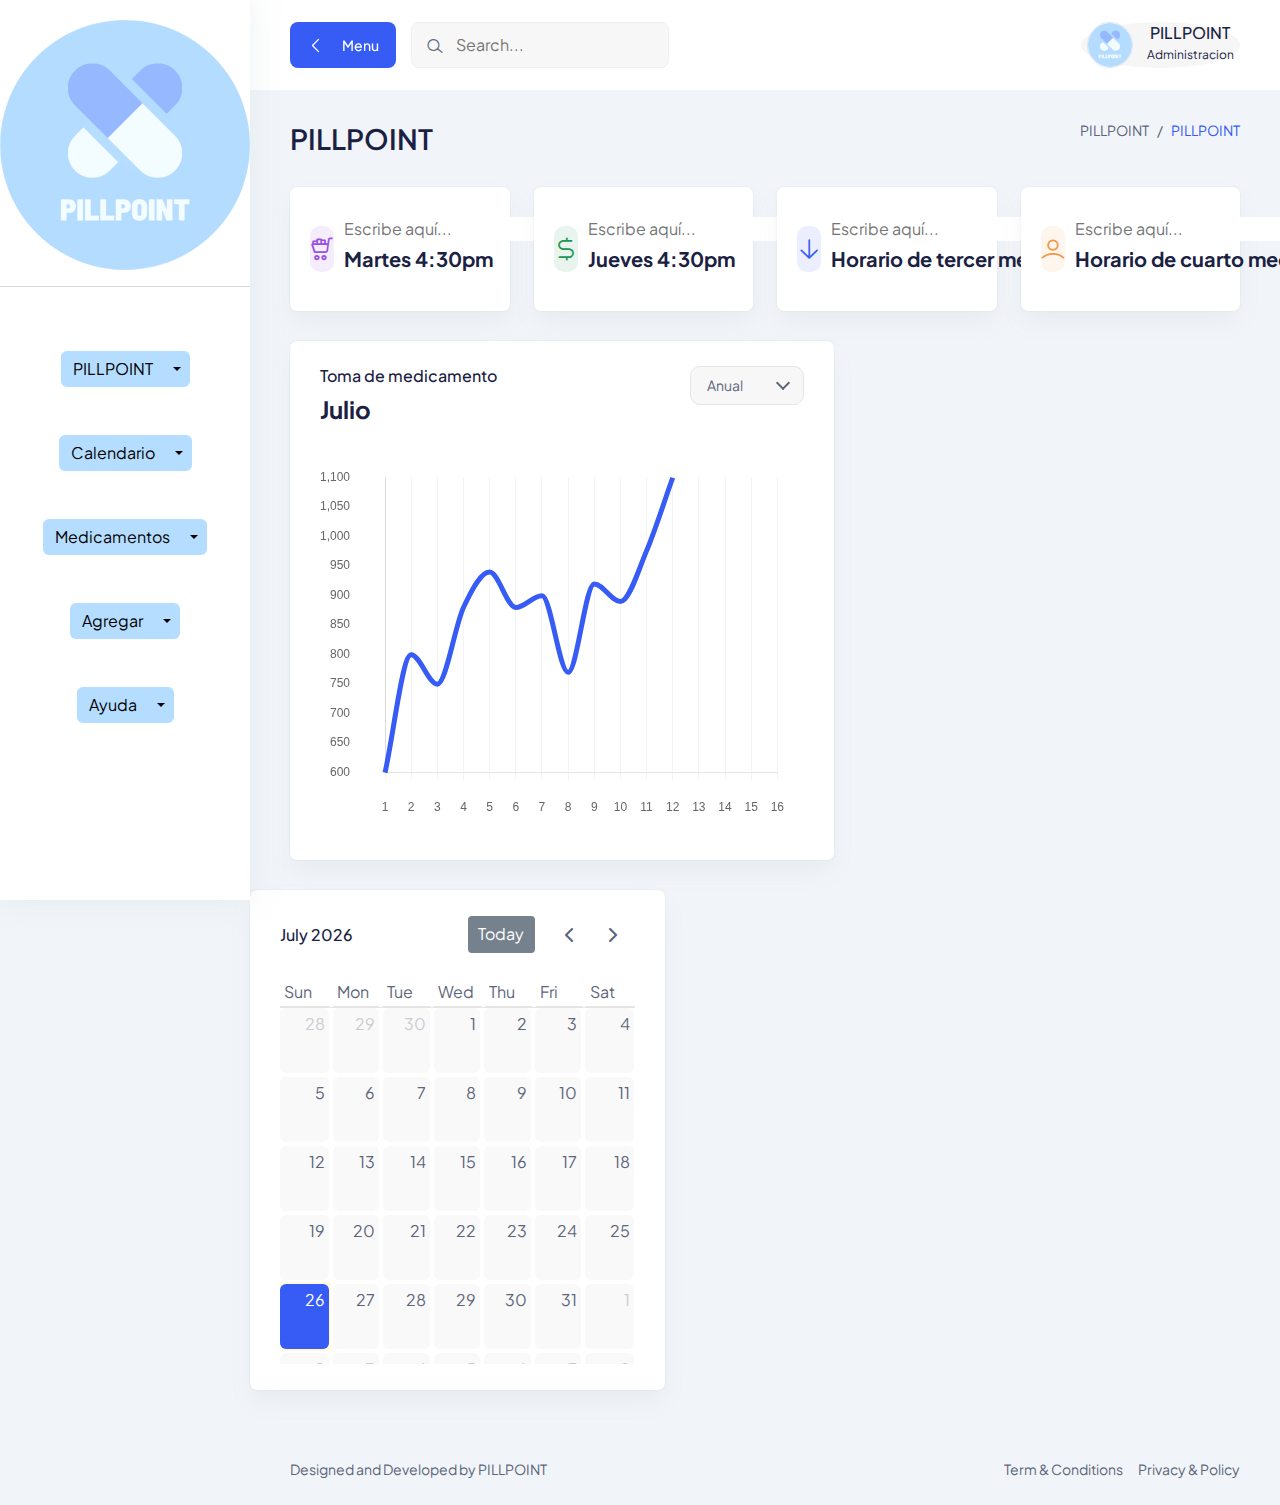
<file: indexantiguo.html>
<!DOCTYPE html>
<html lang="en">
  <head>
    <meta charset="UTF-8" />
    <meta http-equiv="X-UA-Compatible" content="IE=edge" />
    <meta name="viewport" content="width=device-width, initial-scale=1.0" />
    <title>PILLPOINT_UTTT</title>
    <link rel="shortcut icon" href="LOGO.png" type="image/x-icon">

    <!-- ========== All CSS files linkup ========= -->
    <link rel="stylesheet" href="assets/css/bootstrap.min.css" />
    <link rel="stylesheet" href="assets/css/lineicons.css" rel="stylesheet" type="text/css" />
    <link rel="stylesheet" href="assets/css/materialdesignicons.min.css" rel="stylesheet" type="text/css" />
    <link rel="stylesheet" href="assets/css/fullcalendar.css" />
    <link rel="stylesheet" href="assets/css/fullcalendar.css" />
    <link rel="stylesheet" href="assets/css/main.css" />
  </head>
  <body></body>
    <!-- ======== Preloader =========== -->
    <div id="preloader">
      <div class="spinner"></div>
    </div>
    <!-- ======== Preloader =========== -->

    <!-- ======== sidebar-nav start =========== -->
    <aside class="sidebar-nav-wrapper">
      <div class="sidebar-nav-header">
        <center><div class="sidebar-brand">
          <a href="index.html">
            <img src="LOGO.png" class="img-fluid" alt="LOGO.png" />
          </a>
        </div>
        </center>
      </div>
      <hr>
    <style>
      .btn-custom {
        background-color: #b5ddff;
        color: black;
        border: none;
      }

      .btn-custom:hover {
        background-color: #a3d3fb;
        color: black;
      }

      .dropdown-menu {
        background-color: #b5ddff;
        border: 1px solid #a3d3fb;
      }

      .dropdown-item {
        color: black;
      }

      .dropdown-item:hover {
        background-color: #a3d3fb;
        color: black;
      }
    </style>
    <br>
    <br>
    <center>
    <div class="btn-group">
      <button type="button" class="btn btn-custom">PILLPOINT</button>
      <button type="button" class="btn btn-custom dropdown-toggle dropdown-toggle-split" data-bs-toggle="dropdown" aria-expanded="false">
        <span class="visually-hidden">Toggle Dropdown</span>
      </button>
      <ul class="dropdown-menu">
        <li><a class="dropdown-item" href="#"></a></li>
        <li><a class="dropdown-item" href="#">Agregar Medicamento</a></li>
        <li><a class="dropdown-item" href="#">Eliminar Medicamento</a></li>
        <li><a class="dropdown-item" href="#">Consultar Medicamento</a></li>
      </ul>
    </div>
  </center>
        <style>
      .btn-custom {
        background-color: #b5ddff;
        color: black;
        border: none;
      }

      .btn-custom:hover {
        background-color: #a3d3fb;
        color: black;
      }

      .dropdown-menu {
        background-color: #b5ddff;
        border: 1px solid #a3d3fb;
      }

      .dropdown-item {
        color: black;
      }

      .dropdown-item:hover {
        background-color: #a3d3fb;
        color: black;
      }
    </style>
    <br>
    <br>
    <center>
    <div class="btn-group">
      <button type="button" class="btn btn-custom">  Calendario         </button>
      <button type="button" class="btn btn-custom dropdown-toggle dropdown-toggle-split" data-bs-toggle="dropdown" aria-expanded="false">
        <span class="visually-hidden">Toggle Dropdown</span>
      </button>
      <ul class="dropdown-menu">
        <li><a class="dropdown-item" href="#">Fechas</a></li>
        <li><a class="dropdown-item" href="#">Historial</a></li>
        <li><a class="dropdown-item" href="#">Conclucion de Tratamiento</a></li>
      </ul>
    </div>
    </center>
    <style>
      .btn-custom {
        background-color: #b5ddff;
        color: black;
        border: none;
      }

      .btn-custom:hover {
        background-color: #a3d3fb;
        color: black;
      }

      .dropdown-menu {
        background-color: #b5ddff;
        border: 1px solid #a3d3fb;
      }

      .dropdown-item {
        color: black;
      }

      .dropdown-item:hover {
        background-color: #a3d3fb;
        color: black;
      }
    </style>
    <br>
    <br>
    <center>
    <div class="btn-group">
      <button type="button" class="btn btn-custom">Medicamentos</button>
      <button type="button" class="btn btn-custom dropdown-toggle dropdown-toggle-split" data-bs-toggle="dropdown" aria-expanded="false">
        <span class="visually-hidden">Toggle Dropdown</span>
      </button>
      <ul class="dropdown-menu">
        <li><a class="dropdown-item" href="#"></a></li>
        <li><a class="dropdown-item" href="#">Agregar Medicamento</a></li>
        <li><a class="dropdown-item" href="#">Eliminar Medicamento</a></li>
        <li><a class="dropdown-item" href="#">Consultar Medicamento</a></li>
      </ul>
    </div>
    </center>
    <br>
    <br>
    <center>
    <div class="btn-group">
      <button type="button" class="btn btn-custom">Agregar</button>
      <button type="button" class="btn btn-custom dropdown-toggle dropdown-toggle-split" data-bs-toggle="dropdown" aria-expanded="false">
        <span class="visually-hidden">Toggle Dropdown</span>
      </button>
      <ul class="dropdown-menu">
        <li><a class="dropdown-item" href="#">Tutor/Encargado</a></li>
        <li><a class="dropdown-item" href="#">Usuario</a></li>
        <li><a class="dropdown-item" href="#">Dispositivo</a></li>
      </ul>
    </div>
    </center>
    <br>
    <br>
    <style>
      .btn-custom {
        background-color: #b5ddff;
        color: black;
        border: none;
      }

      .btn-custom:hover {
        background-color: #a3d3fb;
        color: black;
      }

      .dropdown-menu {
        background-color: #b5ddff;
        border: 1px solid #a3d3fb;
      }

      .dropdown-item {
        color: black;
      }

      .dropdown-item:hover {
        background-color: #a3d3fb;
        color: black;
      }
    </style>
    <center>
    <div class="btn-group">
      <button type="button" class="btn btn-custom">Ayuda</button>
      <button type="button" class="btn btn-custom dropdown-toggle dropdown-toggle-split" data-bs-toggle="dropdown" aria-expanded="false">
        <span class="visually-hidden">Toggle Dropdown</span>
      </button>
      <ul class="dropdown-menu">
        <li><a class="dropdown-item" href="#">Acerca de </a></li>
        <li><a class="dropdown-item" href="#">Preguntas Frecuentes</a></li>
        <li><a class="dropdown-item" href="#">Privacidad y politicas de Seguridad</a></li>
      </ul>
    </div>
    </center>
    </aside>
    <div class="overlay"></div>
    <!-- ======== sidebar-nav end =========== -->

    <!-- ======== main-wrapper start =========== -->
    <main class="main-wrapper">
      <!-- ========== header start ========== -->
      <header class="header">
        <div class="container-fluid">
          <div class="row">
            <div class="col-lg-5 col-md-5 col-6">
              <div class="header-left d-flex align-items-center">
                <div class="menu-toggle-btn mr-15">
                  <button id="menu-toggle" class="main-btn primary-btn btn-hover">
                    <i class="lni lni-chevron-left me-2"></i> Menu
                  </button>
                </div>
                <div class="header-search d-none d-md-flex">
                  <form action="#">
                    <input type="text" placeholder="Search..." />
                    <button><i class="lni lni-search-alt"></i></button>
                  </form>
                </div>
              </div>
            </div>
            <div class="col-lg-7 col-md-7 col-6">
              <div class="header-right">
               
                <!-- profile start -->
                <div class="profile-box ml-15">
                  <button class=".custom-dropdown-menu" type="button" id="profile"
                    data-bs-toggle="dropdown" aria-expanded="false">
                    <div class="profile-info">
                      <div class="info">
                        <div class="image">
                          <img src="LOGO.png" alt="" />
                        </div>
                        <div>
                          <h6 class="fw-500">PILLPOINT</h6>
                          <p>Administracion</p>
                        </div>
                      </div>
                    </div>
                  </button>
                  
                  
                  
                  <ul class="dropdown-menu dropdown-menu-end" aria-labelledby="profile">
                    <li>
                      <div class="author-info flex items-center !p-2">
                        <div class="image">
                          <img src="LOGO.png" alt="image">
                        </div>
                        <div class="content">
                          <h4 class="text-sm">PILLPOINT          </h4>
                          <a class="text-black/40 dark:text-white/40 hover:text-black dark:hover:text-white text-xs" href="#">Correo </a>
                          <br>
                          <a class="text-black/40 dark:text-white/40 hover:text-black dark:hover:text-white text-xs" href="#">PILLPOINTUTTT@gmail.com</a>
                        </div>
                        
                      </div>
                    </li>
                    <li class="divider"></li>
                    <li>
                      <a href="#0">
                        <i class="lni lni-user"></i> Ver perfil
                      </a>
                    </li>
                    <li>
                      <a href="#0">
                        <i class="lni lni-alarm"></i> Notificaciones
                      </a>
                    </li>
                    <li>
                      <a href="#0"> <i class="lni lni-inbox"></i> Mensajes </a>
                    </li>
                    <li>
                      <a href="#0"> <i class="lni lni-cog"></i> Ajustes </a>
                    </li>
                    <li class="divider"></li>
                    <li>
                      <a href="#0"> <i class="lni lni-exit"></i> Cerrar sesión </a>
                    </li>
                  </ul>



                </div>
                <!-- profile end -->
              </div>
            </div>
          </div>
        </div>
      </header>
      <!-- ========== header end ========== -->

      <!-- ========== section start ========== -->
      <section class="section">
        <div class="container-fluid">
          <!-- ========== title-wrapper start ========== -->
          <div class="title-wrapper pt-30">
            <div class="row align-items-center">
              <div class="col-md-6">
                <div class="title">
                  <h2>PILLPOINT</h2>
                </div>
              </div>
              <!-- end col -->
              <div class="col-md-6">
                <div class="breadcrumb-wrapper">
                  <nav aria-label="breadcrumb">
                    <ol class="breadcrumb">
                      <li class="breadcrumb-item">
                        <a href="#0">PILLPOINT</a>
                      </li>
                      <li class="breadcrumb-item active" aria-current="page">
                        PILLPOINT
                      </li>
                    </ol>
                  </nav>
                </div>
              </div>
              <!-- end col -->
            </div>
            <!-- end row -->
          </div>
          <!-- ========== title-wrapper end ========== -->
          <div class="row">
            <div class="col-xl-3 col-lg-4 col-sm-6">
              <div class="icon-card mb-30">
                <div class="icon purple">
                  <i class="lni lni-cart-full"></i>
                </div>
                <div class="content">
                   <textarea style="border: none; outline: none; resize: none;" rows="1" cols="30" placeholder="Escribe aquí..."></textarea>
                  <h3 class="text-bold mb-10">Martes 4:30pm</h3>
                  <p
                   class="text-sm text-success">
                  </p>
                </div>
              </div>
              <!-- End Icon Cart -->
            </div>
            <!-- End Col -->
            <div class="col-xl-3 col-lg-4 col-sm-6">
              <div class="icon-card mb-30">
                <div class="icon success">
                  <i class="lni lni-dollar"></i>
                </div>
                <div class="content">
                   <textarea style="border: none; outline: none; resize: none;" rows="1" cols="30" placeholder="Escribe aquí..."></textarea>
                  <h3 class="text-bold mb-10">Jueves 4:30pm</h3>
                  <p class="text-sm text-success">
                  </p>
                </div>
              </div>
              <!-- End Icon Cart -->
            </div>
            <!-- End Col -->
            <div class="col-xl-3 col-lg-4 col-sm-6">
              <div class="icon-card mb-30">
                <div class="icon primary">
                  <i class="lni lni-arrow-down"></i>
                </div>
                <div class="content">
                   <textarea style="border: none; outline: none; resize: none;" rows="1" cols="30" placeholder="Escribe aquí..."></textarea>
                  <h3 class="text-bold mb-10">Horario de tercer medicmento </h3>
                  <p class="text-sm text-danger">
                  </p>
                </div>
              </div>
              <!-- End Icon Cart -->
            </div>
            <!-- End Col -->
            <div class="col-xl-3 col-lg-4 col-sm-6">
              <div class="icon-card mb-30">
                <div class="icon orange">
                  <i class="lni lni-user"></i>
                </div>
                <div class="content">
                   <textarea style="border: none; outline: none; resize: none;" rows="1" cols="30" placeholder="Escribe aquí..."></textarea>
                  <h3 class="text-bold mb-10">Horario de cuarto medicmento</h3>
                  <p class="text-sm text-danger">
                  </p>
                </div>
              </div>
              <!-- End Icon Cart -->
            </div>
            <!-- End Col -->
          </div>

          <!-- Grafica  de inicio-->
          <div class="row">
            <div class="col-lg-7">
              <div class="card-style mb-30">
                <div class="title d-flex flex-wrap justify-content-between">
                  <div class="left">
                    <h6 class="text-medium mb-10">Toma de medicamento </h6>
                    <h3 class="text-bold">Julio </h3>
                  </div>
                  <div class="right">
                    <div class="select-style-1">
                      <div class="select-position select-sm">
                        <select class="light-bg">
                          <option value="">Anual  <object data="" type=""></object></option>
                          <option value="">Mensual</option>
                          <option value="">Semanal</option>
                        </select>
                      </div>
                    </div>
                    <!-- end select -->
                  </div>
                </div>
                <!-- End Title -->
                <div class="chart">
                  <canvas id="Chart1" style="width: 100%; height: 400px; margin-left: -35px;"></canvas>
                </div>
                <!-- End Chart -->
              </div>
            </div>
                  </div>
                </div>
              </div>
            </div>
            <!-- End Col -->
          </div>
          <!-- End Row -->
          <div class="row">
            <div class="col-lg-5">
              <div class="card-style calendar-card mb-30">
                <div id="calendar-mini"></div>
              </div>
            </div>
            <!-- End Col -->
           
                    <!-- end select -->
                  </div>
                </div>
                <!-- End Title -->
               
                  
                  <!-- End Table -->
                </div>
              </div>
            </div>
            <!-- End Col -->
          </div>
          <!-- End Row -->
        </div>
        <!-- end container -->
      </section>
      <!-- ========== section end ========== -->

      <!-- ========== footer start =========== -->
      <footer class="footer">
        <div class="container-fluid">
          <div class="row">
            <div class="col-md-6 order-last order-md-first">
              <div class="copyright text-center text-md-start">
                <p class="text-sm">
                  Designed and Developed by
                  <a href="https://plainadmin.com" rel="nofollow" target="_blank">
                    PILLPOINT
                  </a>
                </p>
              </div>
            </div>
            <!-- end col-->
            <div class="col-md-6">
              <div class="terms d-flex justify-content-center justify-content-md-end">
                <a href="#0" class="text-sm">Term & Conditions</a>
                <a href="#0" class="text-sm ml-15">Privacy & Policy</a>
              </div>
            </div>
          </div>
          <!-- end row -->
        </div>
        <!-- end container -->
      </footer>
      <!-- ========== footer end =========== -->
    </main>
    <!-- ======== main-wrapper end =========== -->

    <!-- ========= All Javascript files linkup ======== -->
    <script src="assets/js/bootstrap.bundle.min.js"></script>
    <script src="assets/js/Chart.min.js"></script>
    <script src="assets/js/dynamic-pie-chart.js"></script>
    <script src="assets/js/moment.min.js"></script>
    <script src="assets/js/fullcalendar.js"></script>
    <script src="assets/js/jvectormap.min.js"></script>
    <script src="assets/js/world-merc.js"></script>
    <script src="assets/js/polyfill.js"></script>
    <script src="assets/js/main.js"></script>

    <script>
      // ======== jvectormap activation
      var markers = [
        { name: "Egypt", coords: [26.8206, 30.8025] },
        { name: "Russia", coords: [61.524, 105.3188] },
        { name: "Canada", coords: [56.1304, -106.3468] },
        { name: "Greenland", coords: [71.7069, -42.6043] },
        { name: "Brazil", coords: [-14.235, -51.9253] },
      ];

      var jvm = new jsVectorMap({
        map: "world_merc",
        selector: "#map",
        zoomButtons: true,

        regionStyle: {
          initial: {
            fill: "#d1d5db",
          },
        },

        labels: {
          markers: {
            render: (marker) => marker.name,
          },
        },

        markersSelectable: true,
        selectedMarkers: markers.map((marker, index) => {
          var name = marker.name;

          if (name === "Russia" || name === "Brazil") {
            return index;
          }
        }),
        markers: markers,
        markerStyle: {
          initial: { fill: "#4A6CF7" },
          selected: { fill: "#ff5050" },
        },
        markerLabelStyle: {
          initial: {
            fontWeight: 400,
            fontSize: 14,
          },
        },
      });
      // ====== calendar activation
      document.addEventListener("DOMContentLoaded", function () {
        var calendarMiniEl = document.getElementById("calendar-mini");
        var calendarMini = new FullCalendar.Calendar(calendarMiniEl, {
          initialView: "dayGridMonth",
          headerToolbar: {
            end: "today prev,next",
          },
        });
        calendarMini.render();
      });

      // =========== chart one start
      const ctx1 = document.getElementById("Chart1").getContext("2d");
      const chart1 = new Chart(ctx1, {
        type: "line",
        data: {
          labels: [
            "1",
            "2",
            "3",
            "4",
            "5",
            "6",
            "7",
            "8",
            "9",
            "10",
            "11",
            "12",
            "13",
            "14",
            "15",
            "16",
          





          ],
          datasets: [
            {
              label: "",
              backgroundColor: "transparent",
              borderColor: "#365CF5",
              data: [
                600, 800, 750, 880, 940, 880, 900, 770, 920, 890, 976, 1100,
              ],
              pointBackgroundColor: "transparent",
              pointHoverBackgroundColor: "#365CF5",
              pointBorderColor: "transparent",
              pointHoverBorderColor: "#fff",
              pointHoverBorderWidth: 5,
              borderWidth: 5,
              pointRadius: 8,
              pointHoverRadius: 8,
              cubicInterpolationMode: "monotone", // Add this line for curved line
            },
          ],
        },
        options: {
          plugins: {
            tooltip: {
              callbacks: {
                labelColor: function (context) {
                  return {
                    backgroundColor: "#ffffff",
                    color: "#171717"
                  };
                },
              },
              intersect: false,
              backgroundColor: "#f9f9f9",
              title: {
                fontFamily: "Plus Jakarta Sans",
                color: "#8F92A1",
                fontSize: 12,
              },
              body: {
                fontFamily: "Plus Jakarta Sans",
                color: "#171717",
                fontStyle: "bold",
                fontSize: 16,
              },
              multiKeyBackground: "transparent",
              displayColors: false,
              padding: {
                x: 30,
                y: 10,
              },
              bodyAlign: "center",
              titleAlign: "center",
              titleColor: "#8F92A1",
              bodyColor: "#171717",
              bodyFont: {
                family: "Plus Jakarta Sans",
                size: "16",
                weight: "bold",
              },
            },
            legend: {
              display: false,
            },
          },
          responsive: true,
          maintainAspectRatio: false,
          title: {
            display: false,
          },
          scales: {
            y: {
              grid: {
                display: false,
                drawTicks: false,
                drawBorder: false,
              },
              ticks: {
                padding: 35,
                max: 1200,
                min: 500,
              },
            },
            x: {
              grid: {
                drawBorder: false,
                color: "rgba(143, 146, 161, .1)",
                zeroLineColor: "rgba(143, 146, 161, .1)",
              },
              ticks: {
                padding: 20,
              },
            },
          },
        },
      });
      // =========== chart one end

      // =========== chart two start
      const ctx2 = document.getElementById("Chart2").getContext("2d");
      const chart2 = new Chart(ctx2, {
        type: "bar",
        data: {
          labels: [
            "Jan",
            "Fab",
            "Mar",
            "Apr",
            "May",
            "Jun",
            "Jul",
            "Aug",
            "Sep",
            "Oct",
            "Nov",
            "Dec",
          ],
          datasets: [
            {
              label: "",
              backgroundColor: "#365CF5",
              borderRadius: 30,
              barThickness: 6,
              maxBarThickness: 8,
              data: [
                600, 700, 1000, 700, 650, 800, 690, 740, 720, 1120, 876, 900,
              ],
            },
          ],
        },
        options: {
          plugins: {
            tooltip: {
              callbacks: {
                titleColor: function (context) {
                  return "#8F92A1";
                },
                label: function (context) {
                  let label = context.dataset.label || "";

                  if (label) {
                    label += ": ";
                  }
                  label += context.parsed.y;
                  return label;
                },
              },
              backgroundColor: "#F3F6F8",
              titleAlign: "center",
              bodyAlign: "center",
              titleFont: {
                size: 12,
                weight: "bold",
                color: "#8F92A1",
              },
              bodyFont: {
                size: 16,
                weight: "bold",
                color: "#171717",
              },
              displayColors: false,
              padding: {
                x: 30,
                y: 10,
              },
          },
          },
          legend: {
            display: false,
            },
          legend: {
            display: false,
          },
          layout: {
            padding: {
              top: 15,
              right: 15,
              bottom: 15,
              left: 15,
            },
          },
          responsive: true,
          maintainAspectRatio: false,
          scales: {
            y: {
              grid: {
                display: false,
                drawTicks: false,
                drawBorder: false,
              },
              ticks: {
                padding: 35,
                max: 1200,
                min: 0,
              },
            },
            x: {
              grid: {
                display: false,
                drawBorder: false,
                color: "rgba(143, 146, 161, .1)",
                drawTicks: false,
                zeroLineColor: "rgba(143, 146, 161, .1)",
              },
              ticks: {
                padding: 20,
              },
            },
          },
          plugins: {
            legend: {
              display: false,
            },
            title: {
              display: false,
            },
          },
        },
      });
      // =========== chart two end

      // =========== chart three start
      const ctx3 = document.getElementById("Chart3").getContext("2d");
      const chart3 = new Chart(ctx3, {
        type: "line",
        data: {
          labels: [
            "Jan",
            "Feb",
            "Mar",
            "Apr",
            "May",
            "Jun",
            "Jul",
            "Aug",
            "Sep",
            "Oct",
            "Nov",
            "Dec",
          ],
          datasets: [
            {
              label: "Revenue",
              backgroundColor: "transparent",
              borderColor: "#365CF5",
              data: [80, 120, 110, 100, 130, 150, 115, 145, 140, 130, 160, 210],
              pointBackgroundColor: "transparent",
              pointHoverBackgroundColor: "#365CF5",
              pointBorderColor: "transparent",
              pointHoverBorderColor: "#365CF5",
              pointHoverBorderWidth: 3,
              pointBorderWidth: 5,
              pointRadius: 5,
              pointHoverRadius: 8,
              fill: false,
              tension: 0.4,
            },
            {
              label: "Profit",
              backgroundColor: "transparent",
              borderColor: "#9b51e0",
              data: [
                120, 160, 150, 140, 165, 210, 135, 155, 170, 140, 130, 200,
              ],
              pointBackgroundColor: "transparent",
              pointHoverBackgroundColor: "#9b51e0",
              pointBorderColor: "transparent",
              pointHoverBorderColor: "#9b51e0",
              pointHoverBorderWidth: 3,
              pointBorderWidth: 5,
              pointRadius: 5,
              pointHoverRadius: 8,
              fill: false,
              tension: 0.4,
            },
            {
              label: "Order",
              backgroundColor: "transparent",
              borderColor: "#f2994a",
              data: [180, 110, 140, 135, 100, 90, 145, 115, 100, 110, 115, 150],
              pointBackgroundColor: "transparent",
              pointHoverBackgroundColor: "#f2994a",
              pointBorderColor: "transparent",
              pointHoverBorderColor: "#f2994a",
              pointHoverBorderWidth: 3,
              pointBorderWidth: 5,
              pointRadius: 5,
              pointHoverRadius: 8,
              fill: false,
              tension: 0.4,
            },
          ],
        },
        options: {
          plugins: {
            tooltip: {
              intersect: false,
              backgroundColor: "#fbfbfb",
              titleColor: "#8F92A1",
              bodyColor: "#272727",
              titleFont: {
                size: 16,
                family: "Plus Jakarta Sans",
                weight: "400",
              },
              bodyFont: {
                family: "Plus Jakarta Sans",
                size: 16,
              },
              multiKeyBackground: "transparent",
              displayColors: false,
              padding: {
                x: 30,
                y: 15,
              },
              borderColor: "rgba(143, 146, 161, .1)",
              borderWidth: 1,
              enabled: true,
            },
            title: {
              display: false,
            },
            legend: {
              display: false,
            },
          },
          layout: {
            padding: {
              top: 0,
            },
          },
          responsive: true,
          // maintainAspectRatio: false,
          legend: {
            display: false,
          },
          scales: {
            y: {
              grid: {
                display: false,
                drawTicks: false,
                drawBorder: false,
              },
              ticks: {
                padding: 35,
              },
              max: 350,
              min: 50,
            },
            x: {
              grid: {
                drawBorder: false,
                color: "rgba(143, 146, 161, .1)",
                drawTicks: false,
                zeroLineColor: "rgba(143, 146, 161, .1)",
              },
              ticks: {
                padding: 20,
              },
            },
          },
        },
      });
      // =========== chart three end

      // ================== chart four start
      const ctx4 = document.getElementById("Chart4").getContext("2d");
      const chart4 = new Chart(ctx4, {
        type: "bar",
        data: {
          labels: ["Jan", "Feb", "Mar", "Apr", "May", "Jun"],
          datasets: [
            {
              label: "",
              backgroundColor: "#365CF5",
              borderColor: "transparent",
              borderRadius: 20,
              borderWidth: 5,
              barThickness: 20,
              maxBarThickness: 20,
              data: [600, 700, 1000, 700, 650, 800],
            },
            {
              label: "",
              backgroundColor: "#d50100",
              borderColor: "transparent",
              borderRadius: 20,
              borderWidth: 5,
              barThickness: 20,
              maxBarThickness: 20,
              data: [690, 740, 720, 1120, 876, 900],
            },
          ],
        },
        options: {
          plugins: {
            tooltip: {
              backgroundColor: "#F3F6F8",
              titleColor: "#8F92A1",
              titleFontSize: 12,
              bodyColor: "#171717",
              bodyFont: {
                weight: "bold",
                size: 16,
              },
              multiKeyBackground: "transparent",
              displayColors: false,
              padding: {
                x: 30,
                y: 10,
              },
              bodyAlign: "center",
              titleAlign: "center",
              enabled: true,
            },
            legend: {
              display: false,
            },
          },
          layout: {
            padding: {
              top: 0,
            },
          },
          responsive: true,
          // maintainAspectRatio: false,
          title: {
            display: false,
          },
          scales: {
            y: {
              grid: {
                display: false,
                drawTicks: false,
                drawBorder: false,
              },
              ticks: {
                padding: 35,
                max: 1200,
                min: 0,
              },
            },
            x: {
              grid: {
                display: false,
                drawBorder: false,
                color: "rgba(143, 146, 161, .1)",
                zeroLineColor: "rgba(143, 146, 161, .1)",
              },
              ticks: {
                padding: 20,
              },
            },
          },
        },
      });
        // =========== chart four end
    </script>
  </body>
</html>
</file>
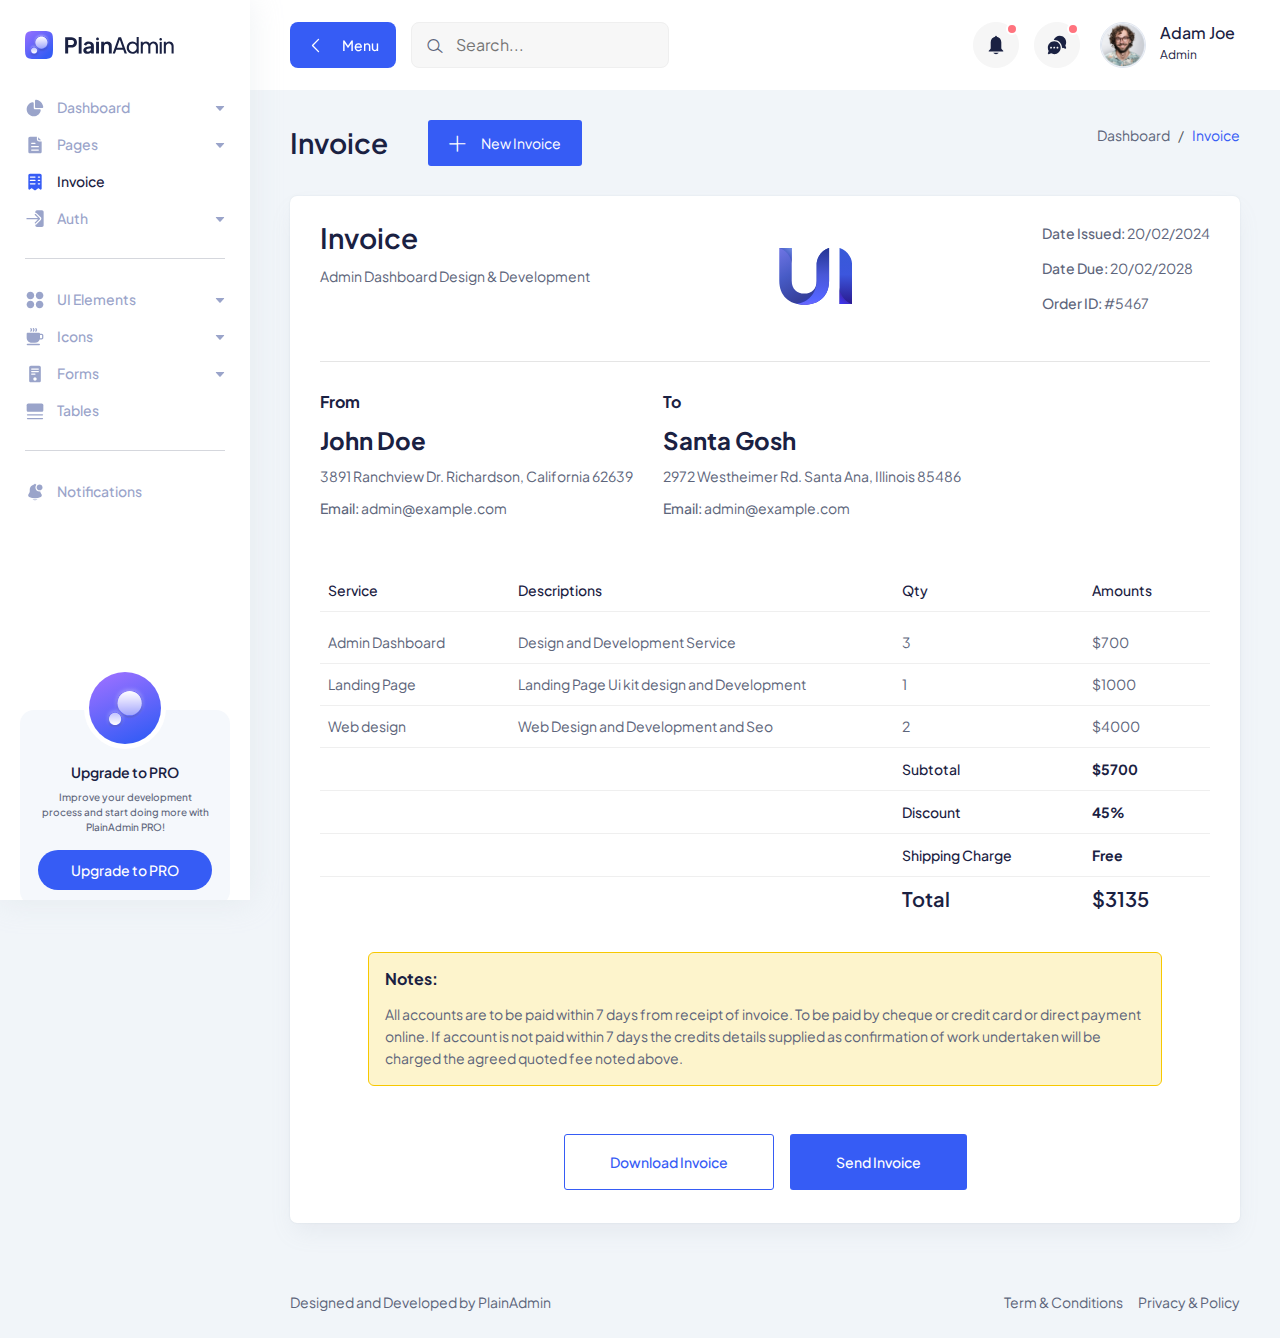
<file: invoice.html>
<!DOCTYPE html>
<html lang="en">
  <head>
    <meta charset="UTF-8" />
    <meta http-equiv="X-UA-Compatible" content="IE=edge" />
    <meta name="viewport" content="width=device-width, initial-scale=1.0" />
    <link rel="shortcut icon" href="assets/images/favicon.svg" type="image/x-icon" />
    <title>Invoice | PlainAdmin Demo</title>

    <!-- ========== All CSS files linkup ========= -->
    <link rel="stylesheet" href="assets/css/bootstrap.min.css" />
    <link rel="stylesheet" href="assets/css/lineicons.css" />
    <link rel="stylesheet" href="assets/css/materialdesignicons.min.css" />
    <link rel="stylesheet" href="assets/css/fullcalendar.css" />
    <link rel="stylesheet" href="assets/css/main.css" />
  </head>
  <body>
    <!-- ======== Preloader =========== -->
    <div id="preloader">
      <div class="spinner"></div>
    </div>
    <!-- ======== Preloader =========== -->

    <!-- ======== sidebar-nav start =========== -->
    <aside class="sidebar-nav-wrapper">
      <div class="navbar-logo">
        <a href="index.html">
          <img src="assets/images/logo/logo.svg" alt="logo" />
        </a>
      </div>
      <nav class="sidebar-nav">
        <ul>
          <li class="nav-item nav-item-has-children">
            <a
              href="#0"
              class="collapsed"
              data-bs-toggle="collapse"
              data-bs-target="#ddmenu_1"
              aria-controls="ddmenu_1"
              aria-expanded="false"
              aria-label="Toggle navigation"
            >
              <span class="icon">
                <svg width="20" height="20" viewBox="0 0 20 20" fill="none" xmlns="http://www.w3.org/2000/svg">
                  <path
                    d="M8.74999 18.3333C12.2376 18.3333 15.1364 15.8128 15.7244 12.4941C15.8448 11.8143 15.2737 11.25 14.5833 11.25H9.99999C9.30966 11.25 8.74999 10.6903 8.74999 10V5.41666C8.74999 4.7263 8.18563 4.15512 7.50586 4.27556C4.18711 4.86357 1.66666 7.76243 1.66666 11.25C1.66666 15.162 4.83797 18.3333 8.74999 18.3333Z" />
                  <path
                    d="M17.0833 10C17.7737 10 18.3432 9.43708 18.2408 8.75433C17.7005 5.14918 14.8508 2.29947 11.2457 1.75912C10.5629 1.6568 10 2.2263 10 2.91665V9.16666C10 9.62691 10.3731 10 10.8333 10H17.0833Z" />
                </svg>
              </span>
              <span class="text">Dashboard</span>
            </a>
            <ul id="ddmenu_1" class="collapse dropdown-nav">
              <li>
                <a href="index.html"> eCommerce </a>
              </li>
            </ul>
          </li>
          <li class="nav-item nav-item-has-children">
            <a
              href="#0"
              class="collapsed"
              data-bs-toggle="collapse"
              data-bs-target="#ddmenu_2"
              aria-controls="ddmenu_2"
              aria-expanded="false"
              aria-label="Toggle navigation"
            >
              <span class="icon">
                <svg width="20" height="20" viewBox="0 0 20 20" fill="none" xmlns="http://www.w3.org/2000/svg">
                  <path
                    d="M11.8097 1.66667C11.8315 1.66667 11.8533 1.6671 11.875 1.66796V4.16667C11.875 5.43232 12.901 6.45834 14.1667 6.45834H16.6654C16.6663 6.48007 16.6667 6.50186 16.6667 6.5237V16.6667C16.6667 17.5872 15.9205 18.3333 15 18.3333H5.00001C4.07954 18.3333 3.33334 17.5872 3.33334 16.6667V3.33334C3.33334 2.41286 4.07954 1.66667 5.00001 1.66667H11.8097ZM6.66668 7.70834C6.3215 7.70834 6.04168 7.98816 6.04168 8.33334C6.04168 8.67851 6.3215 8.95834 6.66668 8.95834H10C10.3452 8.95834 10.625 8.67851 10.625 8.33334C10.625 7.98816 10.3452 7.70834 10 7.70834H6.66668ZM6.04168 11.6667C6.04168 12.0118 6.3215 12.2917 6.66668 12.2917H13.3333C13.6785 12.2917 13.9583 12.0118 13.9583 11.6667C13.9583 11.3215 13.6785 11.0417 13.3333 11.0417H6.66668C6.3215 11.0417 6.04168 11.3215 6.04168 11.6667ZM6.66668 14.375C6.3215 14.375 6.04168 14.6548 6.04168 15C6.04168 15.3452 6.3215 15.625 6.66668 15.625H13.3333C13.6785 15.625 13.9583 15.3452 13.9583 15C13.9583 14.6548 13.6785 14.375 13.3333 14.375H6.66668Z" />
                  <path
                    d="M13.125 2.29167L16.0417 5.20834H14.1667C13.5913 5.20834 13.125 4.74197 13.125 4.16667V2.29167Z" />
                </svg>
              </span>
              <span class="text">Pages</span>
            </a>
            <ul id="ddmenu_2" class="collapse dropdown-nav">
              <li>
                <a href="settings.html"> Settings </a>
              </li>
              <li>
                <a href="blank-page.html"> Blank Page </a>
              </li>
            </ul>
          </li>
          <li class="nav-item active">
            <a href="invoice.html">
              <span class="icon">
                <svg width="20" height="20" viewBox="0 0 20 20" fill="none" xmlns="http://www.w3.org/2000/svg">
                  <path
                    d="M3.33334 3.35442C3.33334 2.4223 4.07954 1.66666 5.00001 1.66666H15C15.9205 1.66666 16.6667 2.4223 16.6667 3.35442V16.8565C16.6667 17.5519 15.8827 17.9489 15.3333 17.5317L13.8333 16.3924C13.537 16.1673 13.1297 16.1673 12.8333 16.3924L10.5 18.1646C10.2037 18.3896 9.79634 18.3896 9.50001 18.1646L7.16668 16.3924C6.87038 16.1673 6.46298 16.1673 6.16668 16.3924L4.66668 17.5317C4.11731 17.9489 3.33334 17.5519 3.33334 16.8565V3.35442ZM4.79168 5.04218C4.79168 5.39173 5.0715 5.6751 5.41668 5.6751H10C10.3452 5.6751 10.625 5.39173 10.625 5.04218C10.625 4.69264 10.3452 4.40927 10 4.40927H5.41668C5.0715 4.40927 4.79168 4.69264 4.79168 5.04218ZM5.41668 7.7848C5.0715 7.7848 4.79168 8.06817 4.79168 8.41774C4.79168 8.76724 5.0715 9.05066 5.41668 9.05066H10C10.3452 9.05066 10.625 8.76724 10.625 8.41774C10.625 8.06817 10.3452 7.7848 10 7.7848H5.41668ZM4.79168 11.7932C4.79168 12.1428 5.0715 12.4262 5.41668 12.4262H10C10.3452 12.4262 10.625 12.1428 10.625 11.7932C10.625 11.4437 10.3452 11.1603 10 11.1603H5.41668C5.0715 11.1603 4.79168 11.4437 4.79168 11.7932ZM13.3333 4.40927C12.9882 4.40927 12.7083 4.69264 12.7083 5.04218C12.7083 5.39173 12.9882 5.6751 13.3333 5.6751H14.5833C14.9285 5.6751 15.2083 5.39173 15.2083 5.04218C15.2083 4.69264 14.9285 4.40927 14.5833 4.40927H13.3333ZM12.7083 8.41774C12.7083 8.76724 12.9882 9.05066 13.3333 9.05066H14.5833C14.9285 9.05066 15.2083 8.76724 15.2083 8.41774C15.2083 8.06817 14.9285 7.7848 14.5833 7.7848H13.3333C12.9882 7.7848 12.7083 8.06817 12.7083 8.41774ZM13.3333 11.1603C12.9882 11.1603 12.7083 11.4437 12.7083 11.7932C12.7083 12.1428 12.9882 12.4262 13.3333 12.4262H14.5833C14.9285 12.4262 15.2083 12.1428 15.2083 11.7932C15.2083 11.4437 14.9285 11.1603 14.5833 11.1603H13.3333Z" />
                </svg>
              </span>
              <span class="text">Invoice</span>
            </a>
          </li>
          <li class="nav-item nav-item-has-children">
            <a
              href="#0"
              class="collapsed"
              data-bs-toggle="collapse"
              data-bs-target="#ddmenu_3"
              aria-controls="ddmenu_3"
              aria-expanded="false"
              aria-label="Toggle navigation"
            >
              <span class="icon">
                <svg width="20" height="20" viewBox="0 0 20 20" fill="none" xmlns="http://www.w3.org/2000/svg">
                  <path
                    d="M14.9211 10.1294C15.1652 9.88534 15.1652 9.48967 14.9211 9.24559L10.7544 5.0789C10.5103 4.83482 10.1147 4.83482 9.87057 5.0789C9.62649 5.32297 9.62649 5.71871 9.87057 5.96278L12.9702 9.06251H1.97916C1.63398 9.06251 1.35416 9.34234 1.35416 9.68751C1.35416 10.0327 1.63398 10.3125 1.97916 10.3125H12.9702L9.87057 13.4123C9.62649 13.6563 9.62649 14.052 9.87057 14.2961C10.1147 14.5402 10.5103 14.5402 10.7544 14.2961L14.9211 10.1294Z" />
                  <path
                    d="M11.6383 15.18L15.805 11.0133C16.5373 10.2811 16.5373 9.09391 15.805 8.36166L11.6383 4.195C11.2722 3.82888 10.7923 3.64582 10.3125 3.64582V3.02082C10.3125 2.10035 11.0587 1.35416 11.9792 1.35416H16.9792C17.8997 1.35416 18.6458 2.10035 18.6458 3.02082V16.3542C18.6458 17.2747 17.8997 18.0208 16.9792 18.0208H11.9792C11.0587 18.0208 10.3125 17.2747 10.3125 16.3542V15.7292C10.7923 15.7292 11.2722 15.5461 11.6383 15.18Z" />
                </svg>
              </span>
              <span class="text">Auth</span>
            </a>
            <ul id="ddmenu_3" class="collapse dropdown-nav">
              <li>
                <a href="signin.html"> Sign In </a>
              </li>
              <li>
                <a href="signup.html"> Sign Up </a>
              </li>
            </ul>
          </li>
          <span class="divider">
            <hr />
          </span>
          <li class="nav-item nav-item-has-children">
            <a
              href="#0"
              class="collapsed"
              data-bs-toggle="collapse"
              data-bs-target="#ddmenu_4"
              aria-controls="ddmenu_4"
              aria-expanded="false"
              aria-label="Toggle navigation"
            >
              <span class="icon">
                <svg width="20" height="20" viewBox="0 0 20 20" fill="none" xmlns="http://www.w3.org/2000/svg">
                  <path
                    d="M1.66666 5.41669C1.66666 3.34562 3.34559 1.66669 5.41666 1.66669C7.48772 1.66669 9.16666 3.34562 9.16666 5.41669C9.16666 7.48775 7.48772 9.16669 5.41666 9.16669C3.34559 9.16669 1.66666 7.48775 1.66666 5.41669Z" />
                  <path
                    d="M1.66666 14.5834C1.66666 12.5123 3.34559 10.8334 5.41666 10.8334C7.48772 10.8334 9.16666 12.5123 9.16666 14.5834C9.16666 16.6545 7.48772 18.3334 5.41666 18.3334C3.34559 18.3334 1.66666 16.6545 1.66666 14.5834Z" />
                  <path
                    d="M10.8333 5.41669C10.8333 3.34562 12.5123 1.66669 14.5833 1.66669C16.6544 1.66669 18.3333 3.34562 18.3333 5.41669C18.3333 7.48775 16.6544 9.16669 14.5833 9.16669C12.5123 9.16669 10.8333 7.48775 10.8333 5.41669Z" />
                  <path
                    d="M10.8333 14.5834C10.8333 12.5123 12.5123 10.8334 14.5833 10.8334C16.6544 10.8334 18.3333 12.5123 18.3333 14.5834C18.3333 16.6545 16.6544 18.3334 14.5833 18.3334C12.5123 18.3334 10.8333 16.6545 10.8333 14.5834Z" />
                </svg>
              </span>
              <span class="text">UI Elements </span>
            </a>
            <ul id="ddmenu_4" class="collapse dropdown-nav">
              <li>
                <a href="alerts.html"> Alerts </a>
              </li>
              <li>
                <a href="buttons.html"> Buttons </a>
              </li>
              <li>
                <a href="cards.html"> Cards </a>
              </li>
              <li>
                <a href="typography.html"> Typography </a>
              </li>
            </ul>
          </li>
          <li class="nav-item nav-item-has-children">
            <a
              href="#0"
              class="collapsed"
              data-bs-toggle="collapse"
              data-bs-target="#ddmenu_55"
              aria-controls="ddmenu_55"
              aria-expanded="false"
              aria-label="Toggle navigation"
            >
              <span class="icon">
                <svg width="20" height="20" viewBox="0 0 20 20" fill="none" xmlns="http://www.w3.org/2000/svg">
                  <path
                    d="M5.48663 1.1466C5.77383 0.955131 6.16188 1.03274 6.35335 1.31994L6.87852 2.10769C7.20508 2.59755 7.20508 3.23571 6.87852 3.72556L6.35335 4.51331C6.16188 4.80052 5.77383 4.87813 5.48663 4.68666C5.19943 4.49519 5.12182 4.10715 5.31328 3.81994L5.83845 3.03219C5.88511 2.96221 5.88511 2.87105 5.83845 2.80106L5.31328 2.01331C5.12182 1.72611 5.19943 1.33806 5.48663 1.1466Z" />
                  <path
                    d="M2.49999 5.83331C2.03976 5.83331 1.66666 6.2064 1.66666 6.66665V10.8333C1.66666 13.5948 3.90523 15.8333 6.66666 15.8333H9.99999C12.1856 15.8333 14.0436 14.431 14.7235 12.4772C14.8134 12.4922 14.9058 12.5 15 12.5H16.6667C17.5872 12.5 18.3333 11.7538 18.3333 10.8333V8.33331C18.3333 7.41284 17.5872 6.66665 16.6667 6.66665H15C15 6.2064 14.6269 5.83331 14.1667 5.83331H2.49999ZM14.9829 11.2496C14.9942 11.1123 15 10.9735 15 10.8333V7.91665H16.6667C16.8967 7.91665 17.0833 8.10319 17.0833 8.33331V10.8333C17.0833 11.0634 16.8967 11.25 16.6667 11.25H15L14.9898 11.2498L14.9829 11.2496Z" />
                  <path
                    d="M8.85332 1.31994C8.6619 1.03274 8.27383 0.955131 7.98663 1.1466C7.69943 1.33806 7.62182 1.72611 7.81328 2.01331L8.33848 2.80106C8.38507 2.87105 8.38507 2.96221 8.33848 3.03219L7.81328 3.81994C7.62182 4.10715 7.69943 4.49519 7.98663 4.68666C8.27383 4.87813 8.6619 4.80052 8.85332 4.51331L9.37848 3.72556C9.70507 3.23571 9.70507 2.59755 9.37848 2.10769L8.85332 1.31994Z" />
                  <path
                    d="M10.4867 1.1466C10.7738 0.955131 11.1619 1.03274 11.3533 1.31994L11.8785 2.10769C12.2051 2.59755 12.2051 3.23571 11.8785 3.72556L11.3533 4.51331C11.1619 4.80052 10.7738 4.87813 10.4867 4.68666C10.1994 4.49519 10.1218 4.10715 10.3133 3.81994L10.8385 3.03219C10.8851 2.96221 10.8851 2.87105 10.8385 2.80106L10.3133 2.01331C10.1218 1.72611 10.1994 1.33806 10.4867 1.1466Z" />
                  <path
                    d="M2.49999 16.6667C2.03976 16.6667 1.66666 17.0398 1.66666 17.5C1.66666 17.9602 2.03976 18.3334 2.49999 18.3334H14.1667C14.6269 18.3334 15 17.9602 15 17.5C15 17.0398 14.6269 16.6667 14.1667 16.6667H2.49999Z" />
                </svg>
              </span>
              <span class="text">Icons</span>
            </a>
            <ul id="ddmenu_55" class="collapse dropdown-nav">
              <li>
                <a href="icons.html"> LineIcons </a>
              </li>
              <li>
                <a href="mdi-icons.html"> MDI Icons </a>
              </li>
            </ul>
          </li>
          <li class="nav-item nav-item-has-children">
            <a
              href="#0"
              class="collapsed"
              data-bs-toggle="collapse"
              data-bs-target="#ddmenu_5"
              aria-controls="ddmenu_5"
              aria-expanded="false"
              aria-label="Toggle navigation"
            >
              <span class="icon">
                <svg width="20" height="20" viewBox="0 0 20 20" fill="none" xmlns="http://www.w3.org/2000/svg">
                  <path
                    d="M4.16666 3.33335C4.16666 2.41288 4.91285 1.66669 5.83332 1.66669H14.1667C15.0872 1.66669 15.8333 2.41288 15.8333 3.33335V16.6667C15.8333 17.5872 15.0872 18.3334 14.1667 18.3334H5.83332C4.91285 18.3334 4.16666 17.5872 4.16666 16.6667V3.33335ZM6.04166 5.00002C6.04166 5.3452 6.32148 5.62502 6.66666 5.62502H13.3333C13.6785 5.62502 13.9583 5.3452 13.9583 5.00002C13.9583 4.65485 13.6785 4.37502 13.3333 4.37502H6.66666C6.32148 4.37502 6.04166 4.65485 6.04166 5.00002ZM6.66666 6.87502C6.32148 6.87502 6.04166 7.15485 6.04166 7.50002C6.04166 7.8452 6.32148 8.12502 6.66666 8.12502H13.3333C13.6785 8.12502 13.9583 7.8452 13.9583 7.50002C13.9583 7.15485 13.6785 6.87502 13.3333 6.87502H6.66666ZM6.04166 10C6.04166 10.3452 6.32148 10.625 6.66666 10.625H9.99999C10.3452 10.625 10.625 10.3452 10.625 10C10.625 9.65485 10.3452 9.37502 9.99999 9.37502H6.66666C6.32148 9.37502 6.04166 9.65485 6.04166 10ZM9.99999 16.6667C10.9205 16.6667 11.6667 15.9205 11.6667 15C11.6667 14.0795 10.9205 13.3334 9.99999 13.3334C9.07949 13.3334 8.33332 14.0795 8.33332 15C8.33332 15.9205 9.07949 16.6667 9.99999 16.6667Z" />
                </svg>
              </span>
              <span class="text"> Forms </span>
            </a>
            <ul id="ddmenu_5" class="collapse dropdown-nav">
              <li>
                <a href="form-elements.html"> Form Elements </a>
              </li>
            </ul>
          </li>
          <li class="nav-item">
            <a href="tables.html">
              <span class="icon">
                <svg width="20" height="20" viewBox="0 0 20 20" fill="none" xmlns="http://www.w3.org/2000/svg">
                  <path
                    d="M1.66666 4.16667C1.66666 3.24619 2.41285 2.5 3.33332 2.5H16.6667C17.5872 2.5 18.3333 3.24619 18.3333 4.16667V9.16667C18.3333 10.0872 17.5872 10.8333 16.6667 10.8333H3.33332C2.41285 10.8333 1.66666 10.0872 1.66666 9.16667V4.16667Z" />
                  <path
                    d="M1.875 13.75C1.875 13.4048 2.15483 13.125 2.5 13.125H17.5C17.8452 13.125 18.125 13.4048 18.125 13.75C18.125 14.0952 17.8452 14.375 17.5 14.375H2.5C2.15483 14.375 1.875 14.0952 1.875 13.75Z" />
                  <path
                    d="M2.5 16.875C2.15483 16.875 1.875 17.1548 1.875 17.5C1.875 17.8452 2.15483 18.125 2.5 18.125H17.5C17.8452 18.125 18.125 17.8452 18.125 17.5C18.125 17.1548 17.8452 16.875 17.5 16.875H2.5Z" />
                </svg>
              </span>
              <span class="text">Tables</span>
            </a>
          </li>
          <span class="divider"><hr /></span>

          <li class="nav-item">
            <a href="notification.html">
              <span class="icon">
                <svg width="20" height="20" viewBox="0 0 20 20" fill="none" xmlns="http://www.w3.org/2000/svg">
                  <path
                    d="M10.8333 2.50008C10.8333 2.03984 10.4602 1.66675 9.99999 1.66675C9.53975 1.66675 9.16666 2.03984 9.16666 2.50008C9.16666 2.96032 9.53975 3.33341 9.99999 3.33341C10.4602 3.33341 10.8333 2.96032 10.8333 2.50008Z" />
                  <path
                    d="M17.5 5.41673C17.5 7.02756 16.1942 8.33339 14.5833 8.33339C12.9725 8.33339 11.6667 7.02756 11.6667 5.41673C11.6667 3.80589 12.9725 2.50006 14.5833 2.50006C16.1942 2.50006 17.5 3.80589 17.5 5.41673Z" />
                  <path
                    d="M11.4272 2.69637C10.9734 2.56848 10.4947 2.50006 10 2.50006C7.10054 2.50006 4.75003 4.85057 4.75003 7.75006V9.20873C4.75003 9.72814 4.62082 10.2393 4.37404 10.6963L3.36705 12.5611C2.89938 13.4272 3.26806 14.5081 4.16749 14.9078C7.88074 16.5581 12.1193 16.5581 15.8326 14.9078C16.732 14.5081 17.1007 13.4272 16.633 12.5611L15.626 10.6963C15.43 10.3333 15.3081 9.93606 15.2663 9.52773C15.0441 9.56431 14.8159 9.58339 14.5833 9.58339C12.2822 9.58339 10.4167 7.71791 10.4167 5.41673C10.4167 4.37705 10.7975 3.42631 11.4272 2.69637Z" />
                  <path
                    d="M7.48901 17.1925C8.10004 17.8918 8.99841 18.3335 10 18.3335C11.0016 18.3335 11.9 17.8918 12.511 17.1925C10.8482 17.4634 9.15183 17.4634 7.48901 17.1925Z" />
                </svg>
              </span>
              <span class="text">Notifications</span>
            </a>
          </li>
        </ul>
      </nav>
      <div class="promo-box">
        <div class="promo-icon">
          <img class="mx-auto" src="./assets/images/logo/logo-icon-big.svg" alt="Logo">
        </div>
        <h3>Upgrade to PRO</h3>
        <p>Improve your development process and start doing more with PlainAdmin PRO!</p>
        <a href="https://plainadmin.com/pro" target="_blank" rel="nofollow" class="main-btn primary-btn btn-hover">
          Upgrade to PRO
        </a>
      </div>
    </aside>
    <div class="overlay"></div>
    <!-- ======== sidebar-nav end =========== -->

    <!-- ======== main-wrapper start =========== -->
    <main class="main-wrapper">
      <!-- ========== header start ========== -->
      <header class="header">
        <div class="container-fluid">
          <div class="row">
            <div class="col-lg-5 col-md-5 col-6">
              <div class="header-left d-flex align-items-center">
                <div class="menu-toggle-btn mr-15">
                  <button id="menu-toggle" class="main-btn primary-btn btn-hover">
                    <i class="lni lni-chevron-left me-2"></i> Menu
                  </button>
                </div>
                <div class="header-search d-none d-md-flex">
                  <form action="#">
                    <input type="text" placeholder="Search..." />
                    <button><i class="lni lni-search-alt"></i></button>
                  </form>
                </div>
              </div>
            </div>
            <div class="col-lg-7 col-md-7 col-6">
              <div class="header-right">
                <!-- notification start -->
                <div class="notification-box ml-15 d-none d-md-flex">
                  <button class="dropdown-toggle" type="button" id="notification" data-bs-toggle="dropdown"
                    aria-expanded="false">
                    <svg width="22" height="22" viewBox="0 0 22 22" fill="none" xmlns="http://www.w3.org/2000/svg">
                      <path
                        d="M11 20.1667C9.88317 20.1667 8.88718 19.63 8.23901 18.7917H13.761C13.113 19.63 12.1169 20.1667 11 20.1667Z"
                        fill="" />
                      <path
                        d="M10.1157 2.74999C10.1157 2.24374 10.5117 1.83333 11 1.83333C11.4883 1.83333 11.8842 2.24374 11.8842 2.74999V2.82604C14.3932 3.26245 16.3051 5.52474 16.3051 8.24999V14.287C16.3051 14.5301 16.3982 14.7633 16.564 14.9352L18.2029 16.6342C18.4814 16.9229 18.2842 17.4167 17.8903 17.4167H4.10961C3.71574 17.4167 3.5185 16.9229 3.797 16.6342L5.43589 14.9352C5.6017 14.7633 5.69485 14.5301 5.69485 14.287V8.24999C5.69485 5.52474 7.60672 3.26245 10.1157 2.82604V2.74999Z"
                        fill="" />
                    </svg>
                    <span></span>
                  </button>
                  <ul class="dropdown-menu dropdown-menu-end" aria-labelledby="notification">
                    <li>
                      <a href="#0">
                        <div class="image">
                          <img src="assets/images/lead/lead-6.png" alt="" />
                        </div>
                        <div class="content">
                          <h6>
                            John Doe
                            <span class="text-regular">
                              comment on a product.
                            </span>
                          </h6>
                          <p>
                            Lorem ipsum dolor sit amet, consect etur adipiscing
                            elit Vivamus tortor.
                          </p>
                          <span>10 mins ago</span>
                        </div>
                      </a>
                    </li>
                    <li>
                      <a href="#0">
                        <div class="image">
                          <img src="assets/images/lead/lead-1.png" alt="" />
                        </div>
                        <div class="content">
                          <h6>
                            Jonathon
                            <span class="text-regular">
                              like on a product.
                            </span>
                          </h6>
                          <p>
                            Lorem ipsum dolor sit amet, consect etur adipiscing
                            elit Vivamus tortor.
                          </p>
                          <span>10 mins ago</span>
                        </div>
                      </a>
                    </li>
                  </ul>
                </div>
                <!-- notification end -->
                <!-- message start -->
                <div class="header-message-box ml-15 d-none d-md-flex">
                  <button class="dropdown-toggle" type="button" id="message" data-bs-toggle="dropdown"
                    aria-expanded="false">
                    <svg width="22" height="22" viewBox="0 0 22 22" fill="none" xmlns="http://www.w3.org/2000/svg">
                      <path
                        d="M7.74866 5.97421C7.91444 5.96367 8.08162 5.95833 8.25005 5.95833C12.5532 5.95833 16.0417 9.4468 16.0417 13.75C16.0417 13.9184 16.0364 14.0856 16.0259 14.2514C16.3246 14.138 16.6127 14.003 16.8883 13.8482L19.2306 14.629C19.7858 14.8141 20.3141 14.2858 20.129 13.7306L19.3482 11.3882C19.8694 10.4604 20.1667 9.38996 20.1667 8.25C20.1667 4.70617 17.2939 1.83333 13.75 1.83333C11.0077 1.83333 8.66702 3.55376 7.74866 5.97421Z"
                        fill="" />
                      <path
                        d="M14.6667 13.75C14.6667 17.2938 11.7939 20.1667 8.25004 20.1667C7.11011 20.1667 6.03962 19.8694 5.11182 19.3482L2.76946 20.129C2.21421 20.3141 1.68597 19.7858 1.87105 19.2306L2.65184 16.8882C2.13062 15.9604 1.83338 14.89 1.83338 13.75C1.83338 10.2062 4.70622 7.33333 8.25004 7.33333C11.7939 7.33333 14.6667 10.2062 14.6667 13.75ZM5.95838 13.75C5.95838 13.2437 5.54797 12.8333 5.04171 12.8333C4.53545 12.8333 4.12504 13.2437 4.12504 13.75C4.12504 14.2563 4.53545 14.6667 5.04171 14.6667C5.54797 14.6667 5.95838 14.2563 5.95838 13.75ZM9.16671 13.75C9.16671 13.2437 8.7563 12.8333 8.25004 12.8333C7.74379 12.8333 7.33338 13.2437 7.33338 13.75C7.33338 14.2563 7.74379 14.6667 8.25004 14.6667C8.7563 14.6667 9.16671 14.2563 9.16671 13.75ZM11.4584 14.6667C11.9647 14.6667 12.375 14.2563 12.375 13.75C12.375 13.2437 11.9647 12.8333 11.4584 12.8333C10.9521 12.8333 10.5417 13.2437 10.5417 13.75C10.5417 14.2563 10.9521 14.6667 11.4584 14.6667Z"
                        fill="" />
                    </svg>
                    <span></span>
                  </button>
                  <ul class="dropdown-menu dropdown-menu-end" aria-labelledby="message">
                    <li>
                      <a href="#0">
                        <div class="image">
                          <img src="assets/images/lead/lead-5.png" alt="" />
                        </div>
                        <div class="content">
                          <h6>Jacob Jones</h6>
                          <p>Hey!I can across your profile and ...</p>
                          <span>10 mins ago</span>
                        </div>
                      </a>
                    </li>
                    <li>
                      <a href="#0">
                        <div class="image">
                          <img src="assets/images/lead/lead-3.png" alt="" />
                        </div>
                        <div class="content">
                          <h6>John Doe</h6>
                          <p>Would you mind please checking out</p>
                          <span>12 mins ago</span>
                        </div>
                      </a>
                    </li>
                    <li>
                      <a href="#0">
                        <div class="image">
                          <img src="assets/images/lead/lead-2.png" alt="" />
                        </div>
                        <div class="content">
                          <h6>Anee Lee</h6>
                          <p>Hey! are you available for freelance?</p>
                          <span>1h ago</span>
                        </div>
                      </a>
                    </li>
                  </ul>
                </div>
                <!-- message end -->
                <!-- profile start -->
                <div class="profile-box ml-15">
                  <button class="dropdown-toggle bg-transparent border-0" type="button" id="profile"
                    data-bs-toggle="dropdown" aria-expanded="false">
                    <div class="profile-info">
                      <div class="info">
                        <div class="image">
                          <img src="assets/images/profile/profile-image.png" alt="" />
                        </div>
                        <div>
                          <h6 class="fw-500">Adam Joe</h6>
                          <p>Admin</p>
                        </div>
                      </div>
                    </div>
                  </button>
                  <ul class="dropdown-menu dropdown-menu-end" aria-labelledby="profile">
                    <li>
                      <div class="author-info flex items-center !p-1">
                        <div class="image">
                          <img src="assets/images/profile/profile-image.png" alt="image">
                        </div>
                        <div class="content">
                          <h4 class="text-sm">Adam Joe</h4>
                          <a class="text-black/40 dark:text-white/40 hover:text-black dark:hover:text-white text-xs"
                            href="#">Email@gmail.com</a>
                        </div>
                      </div>
                    </li>
                    <li class="divider"></li>
                    <li>
                      <a href="#0">
                        <i class="lni lni-user"></i> View Profile
                      </a>
                    </li>
                    <li>
                      <a href="#0">
                        <i class="lni lni-alarm"></i> Notifications
                      </a>
                    </li>
                    <li>
                      <a href="#0"> <i class="lni lni-inbox"></i> Messages </a>
                    </li>
                    <li>
                      <a href="#0"> <i class="lni lni-cog"></i> Settings </a>
                    </li>
                    <li class="divider"></li>
                    <li>
                      <a href="#0"> <i class="lni lni-exit"></i> Sign Out </a>
                    </li>
                  </ul>
                </div>
                <!-- profile end -->
              </div>
            </div>
          </div>
        </div>
      </header>
      <!-- ========== header end ========== -->

      <!-- ========== section start ========== -->
      <section>
        <div class="container-fluid">
          <!-- ========== title-wrapper start ========== -->
          <div class="title-wrapper pt-30">
            <div class="row align-items-center">
              <div class="col-md-6">
                <div class="title d-flex align-items-center flex-wrap">
                  <h2 class="mr-40">Invoice</h2>
                  <a href="#0" class="main-btn primary-btn btn-hover btn-sm">
                    <i class="lni lni-plus mr-5"></i> New Invoice</a>
                </div>
              </div>
              <!-- end col -->
              <div class="col-md-6">
                <div class="breadcrumb-wrapper">
                  <nav aria-label="breadcrumb">
                    <ol class="breadcrumb">
                      <li class="breadcrumb-item">
                        <a href="#0">Dashboard</a>
                      </li>
                      <li class="breadcrumb-item active" aria-current="page">
                        Invoice
                      </li>
                    </ol>
                  </nav>
                </div>
              </div>
              <!-- end col -->
            </div>
            <!-- end row -->
          </div>
          <!-- ========== title-wrapper end ========== -->

          <!-- Invoice Wrapper Start -->
          <div class="invoice-wrapper">
            <div class="row">
              <div class="col-12">
                <div class="invoice-card card-style mb-30">
                  <div class="invoice-header">
                    <div class="invoice-for">
                      <h2 class="mb-10">Invoice</h2>
                      <p class="text-sm">
                        Admin Dashboard Design & Development
                      </p>
                    </div>
                    <div class="invoice-logo">
                      <img src="assets/images/invoice/uideck-logo.svg" alt="" />
                    </div>
                    <div class="invoice-date">
                      <p><span>Date Issued:</span> 20/02/2024</p>
                      <p><span>Date Due:</span> 20/02/2028</p>
                      <p><span>Order ID:</span> #5467</p>
                    </div>
                  </div>
                  <div class="invoice-address">
                    <div class="address-item">
                      <h5 class="text-bold">From</h5>
                      <h1>John Doe</h1>
                      <p class="text-sm">
                        3891 Ranchview Dr. Richardson, California 62639
                      </p>
                      <p class="text-sm">
                        <span class="text-medium">Email:</span>
                        admin@example.com
                      </p>
                    </div>
                    <div class="address-item">
                      <h5 class="text-bold">To</h5>
                      <h1>Santa Gosh</h1>
                      <p class="text-sm">
                        2972 Westheimer Rd. Santa Ana, Illinois 85486
                      </p>
                      <p class="text-sm">
                        <span class="text-medium">Email:</span>
                        admin@example.com
                      </p>
                    </div>
                  </div>
                  <div class="table-responsive">
                    <table class="invoice-table table">
                      <thead>
                        <tr>
                          <th class="service">
                            <h6 class="text-sm text-medium">Service</h6>
                          </th>
                          <th class="desc">
                            <h6 class="text-sm text-medium">Descriptions</h6>
                          </th>
                          <th class="qty">
                            <h6 class="text-sm text-medium">Qty</h6>
                          </th>
                          <th class="amount">
                            <h6 class="text-sm text-medium">Amounts</h6>
                          </th>
                        </tr>
                      </thead>
                      <tbody>
                        <tr>
                          <td>
                            <p class="text-sm">Admin Dashboard</p>
                          </td>
                          <td>
                            <p class="text-sm">
                              Design and Development Service
                            </p>
                          </td>
                          <td>
                            <p class="text-sm">3</p>
                          </td>
                          <td>
                            <p class="text-sm">$700</p>
                          </td>
                        </tr>
                        <tr>
                          <td>
                            <p class="text-sm">Landing Page</p>
                          </td>
                          <td>
                            <p class="text-sm">
                              Landing Page Ui kit design and Development
                            </p>
                          </td>
                          <td>
                            <p class="text-sm">1</p>
                          </td>
                          <td>
                            <p class="text-sm">$1000</p>
                          </td>
                        </tr>
                        <tr>
                          <td>
                            <p class="text-sm">Web design</p>
                          </td>
                          <td>
                            <p class="text-sm">
                              Web Design and Development and Seo
                            </p>
                          </td>
                          <td>
                            <p class="text-sm">2</p>
                          </td>
                          <td>
                            <p class="text-sm">$4000</p>
                          </td>
                        </tr>
                        <tr>
                          <td></td>
                          <td></td>
                          <td>
                            <h6 class="text-sm text-medium">Subtotal</h6>
                          </td>
                          <td>
                            <h6 class="text-sm text-bold">$5700</h6>
                          </td>
                        </tr>
                        <tr>
                          <td></td>
                          <td></td>
                          <td>
                            <h6 class="text-sm text-medium">Discount</h6>
                          </td>
                          <td>
                            <h6 class="text-sm text-bold">45%</h6>
                          </td>
                        </tr>
                        <tr>
                          <td></td>
                          <td></td>
                          <td>
                            <h6 class="text-sm text-medium">Shipping Charge</h6>
                          </td>
                          <td>
                            <h6 class="text-sm text-bold">Free</h6>
                          </td>
                        </tr>
                        <tr>
                          <td></td>
                          <td></td>
                          <td>
                            <h4>Total</h4>
                          </td>
                          <td>
                            <h4>$3135</h4>
                          </td>
                        </tr>
                      </tbody>
                    </table>
                  </div>
                  <div class="note-wrapper warning-alert py-4 px-sm-3 px-lg-5">
                    <div class="alert">
                      <h5 class="text-bold mb-15">Notes:</h5>
                      <p class="text-sm text-gray">
                        All accounts are to be paid within 7 days from receipt
                        of invoice. To be paid by cheque or credit card or
                        direct payment online. If account is not paid within 7
                        days the credits details supplied as confirmation of
                        work undertaken will be charged the agreed quoted fee
                        noted above.
                      </p>
                    </div>
                  </div>
                  <div class="invoice-action">
                    <ul class="d-flex flex-wrap align-items-center justify-content-center">
                      <li class="m-2">
                        <a href="#0" class="main-btn primary-btn-outline btn-hover">
                          Download Invoice
                        </a>
                      </li>
                      <li class="m-2">
                        <a href="#0" class="main-btn primary-btn btn-hover">
                          Send Invoice
                        </a>
                      </li>
                    </ul>
                  </div>
                </div>
                <!-- End Card -->
              </div>
              <!-- ENd Col -->
            </div>
            <!-- End Row -->
          </div>
          <!-- Invoice Wrapper End -->
        </div>
        <!-- end container -->
      </section>
      <!-- ========== section end ========== -->

      <!-- ========== footer start =========== -->
      <footer class="footer">
        <div class="container-fluid">
          <div class="row">
            <div class="col-md-6 order-last order-md-first">
              <div class="copyright text-center text-md-start">
                <p class="text-sm">
                  Designed and Developed by
                  <a href="https://plainadmin.com" rel="nofollow" target="_blank">
                    PlainAdmin
                  </a>
                </p>
              </div>
            </div>
            <!-- end col-->
            <div class="col-md-6">
              <div class="terms d-flex justify-content-center justify-content-md-end">
                <a href="#0" class="text-sm">Term & Conditions</a>
                <a href="#0" class="text-sm ml-15">Privacy & Policy</a>
              </div>
            </div>
          </div>
          <!-- end row -->
        </div>
        <!-- end container -->
      </footer>
      <!-- ========== footer end =========== -->
    </main>
    <!-- ======== main-wrapper end =========== -->

    <!-- ========= All Javascript files linkup ======== -->
    <script src="assets/js/bootstrap.bundle.min.js"></script>
    <script src="assets/js/Chart.min.js"></script>
    <script src="assets/js/dynamic-pie-chart.js"></script>
    <script src="assets/js/moment.min.js"></script>
    <script src="assets/js/fullcalendar.js"></script>
    <script src="assets/js/jvectormap.min.js"></script>
    <script src="assets/js/world-merc.js"></script>
    <script src="assets/js/polyfill.js"></script>
    <script src="assets/js/main.js"></script>
  </body>
</html>
</file>
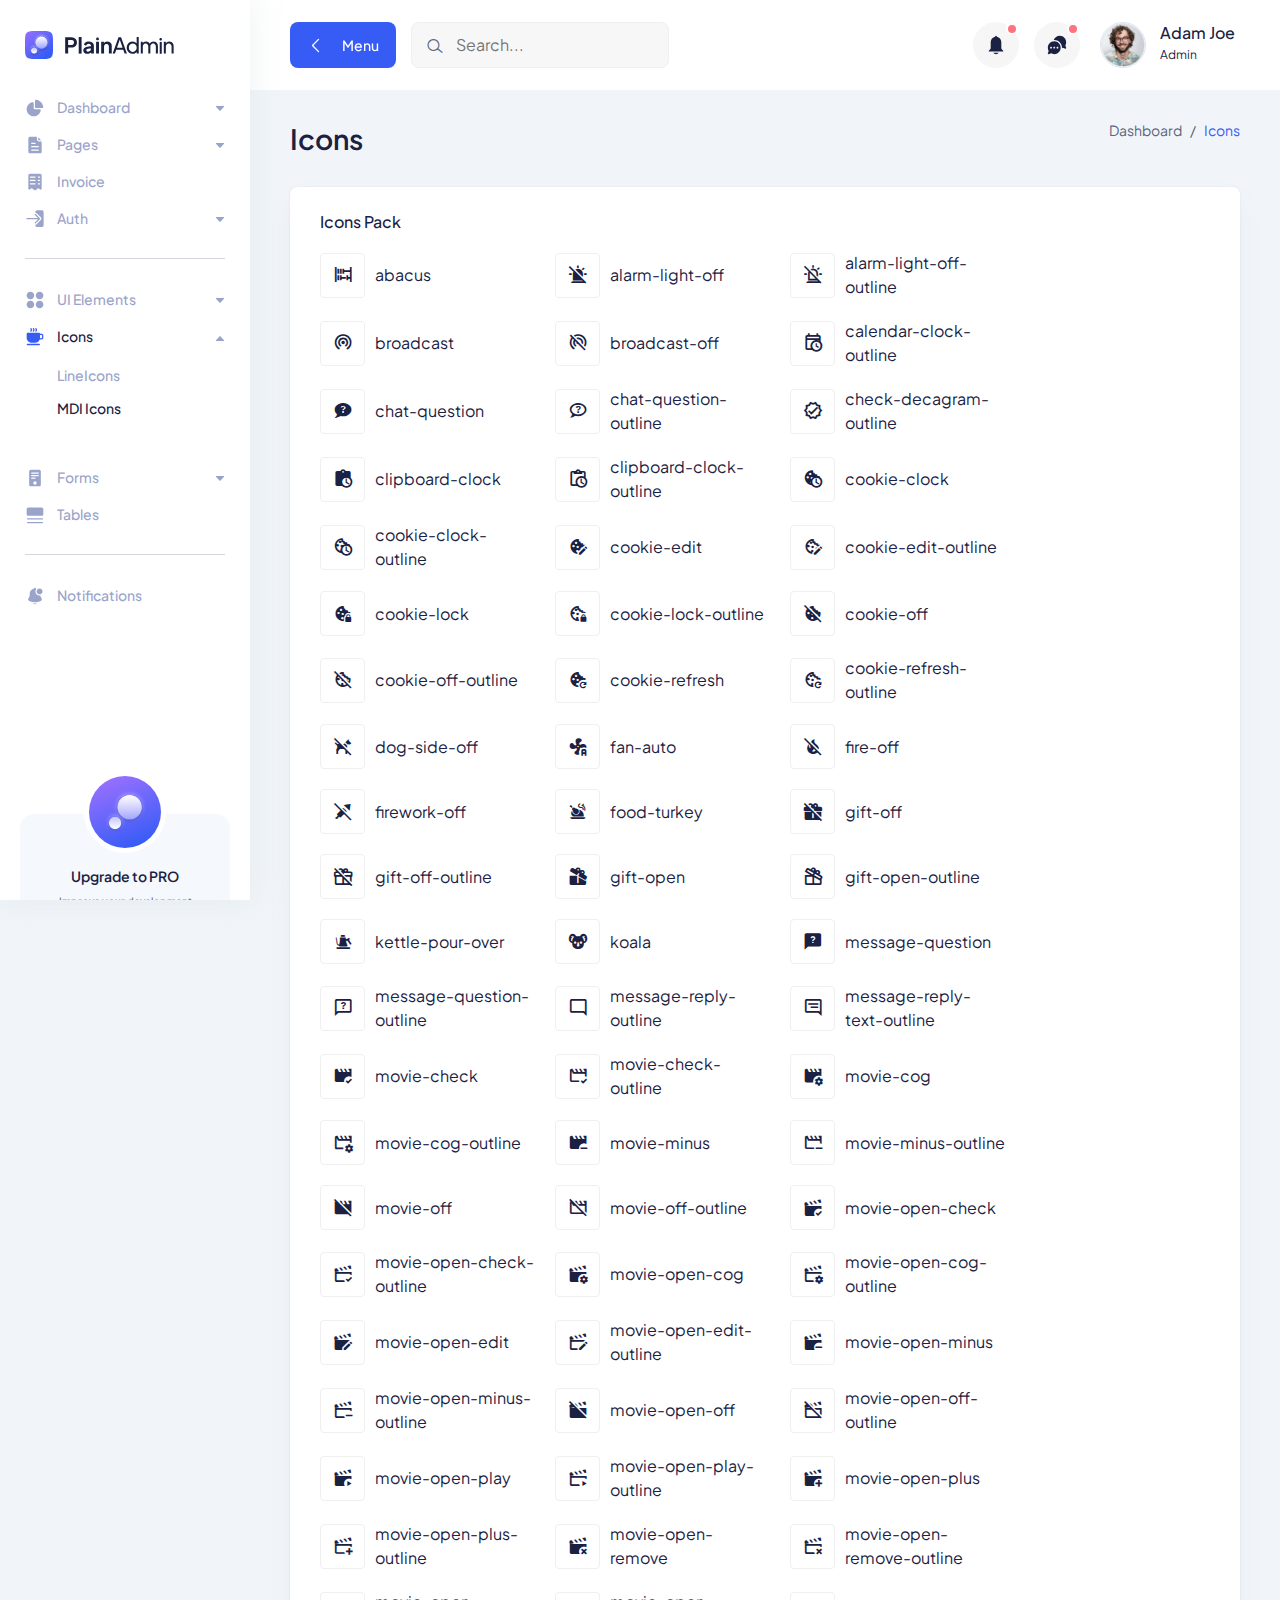
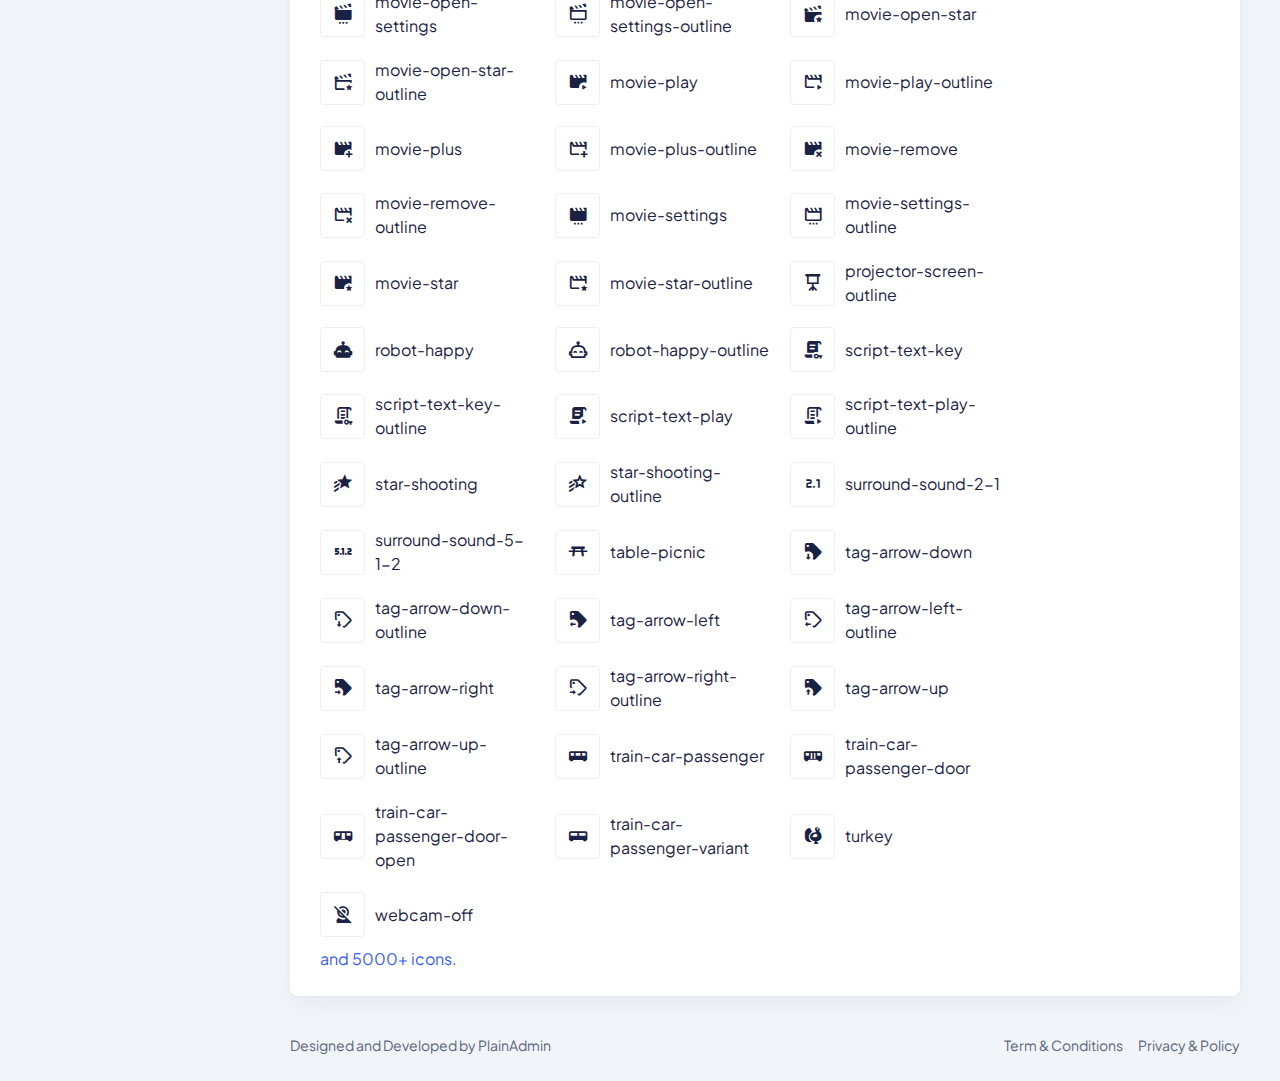
<file: mdi-icons.html>
<!DOCTYPE html>
<html lang="en">
  <head>
    <meta charset="UTF-8" />
    <meta http-equiv="X-UA-Compatible" content="IE=edge" />
    <meta name="viewport" content="width=device-width, initial-scale=1.0" />
    <link rel="shortcut icon" href="assets/images/favicon.svg" type="image/x-icon" />
    <title>Material Design Icons | PlainAdmin Demo</title>

    <!-- ========== All CSS files linkup ========= -->
    <link rel="stylesheet" href="assets/css/bootstrap.min.css" />
    <link rel="stylesheet" href="assets/css/lineicons.css" />
    <link rel="stylesheet" href="assets/css/materialdesignicons.min.css" />
    <link rel="stylesheet" href="assets/css/fullcalendar.css" />
    <link rel="stylesheet" href="assets/css/main.css" />
  </head>
  <body>
    <!-- ======== Preloader =========== -->
    <div id="preloader">
      <div class="spinner"></div>
    </div>
    <!-- ======== Preloader =========== -->

    <!-- ======== sidebar-nav start =========== -->
    <aside class="sidebar-nav-wrapper">
      <div class="navbar-logo">
        <a href="index.html">
          <img src="assets/images/logo/logo.svg" alt="logo" />
        </a>
      </div>
      <nav class="sidebar-nav">
        <ul>
          <li class="nav-item nav-item-has-children">
            <a
              href="#0"
              class="collapsed"
              data-bs-toggle="collapse"
              data-bs-target="#ddmenu_1"
              aria-controls="ddmenu_1"
              aria-expanded="false"
              aria-label="Toggle navigation"
            >
              <span class="icon">
                <svg width="20" height="20" viewBox="0 0 20 20" fill="none" xmlns="http://www.w3.org/2000/svg">
                  <path
                    d="M8.74999 18.3333C12.2376 18.3333 15.1364 15.8128 15.7244 12.4941C15.8448 11.8143 15.2737 11.25 14.5833 11.25H9.99999C9.30966 11.25 8.74999 10.6903 8.74999 10V5.41666C8.74999 4.7263 8.18563 4.15512 7.50586 4.27556C4.18711 4.86357 1.66666 7.76243 1.66666 11.25C1.66666 15.162 4.83797 18.3333 8.74999 18.3333Z" />
                  <path
                    d="M17.0833 10C17.7737 10 18.3432 9.43708 18.2408 8.75433C17.7005 5.14918 14.8508 2.29947 11.2457 1.75912C10.5629 1.6568 10 2.2263 10 2.91665V9.16666C10 9.62691 10.3731 10 10.8333 10H17.0833Z" />
                </svg>
              </span>
              <span class="text">Dashboard</span>
            </a>
            <ul id="ddmenu_1" class="collapse dropdown-nav">
              <li>
                <a href="index.html"> eCommerce </a>
              </li>
            </ul>
          </li>
          <li class="nav-item nav-item-has-children">
            <a
              href="#0"
              class="collapsed"
              data-bs-toggle="collapse"
              data-bs-target="#ddmenu_2"
              aria-controls="ddmenu_2"
              aria-expanded="false"
              aria-label="Toggle navigation"
            >
              <span class="icon">
                <svg width="20" height="20" viewBox="0 0 20 20" fill="none" xmlns="http://www.w3.org/2000/svg">
                  <path
                    d="M11.8097 1.66667C11.8315 1.66667 11.8533 1.6671 11.875 1.66796V4.16667C11.875 5.43232 12.901 6.45834 14.1667 6.45834H16.6654C16.6663 6.48007 16.6667 6.50186 16.6667 6.5237V16.6667C16.6667 17.5872 15.9205 18.3333 15 18.3333H5.00001C4.07954 18.3333 3.33334 17.5872 3.33334 16.6667V3.33334C3.33334 2.41286 4.07954 1.66667 5.00001 1.66667H11.8097ZM6.66668 7.70834C6.3215 7.70834 6.04168 7.98816 6.04168 8.33334C6.04168 8.67851 6.3215 8.95834 6.66668 8.95834H10C10.3452 8.95834 10.625 8.67851 10.625 8.33334C10.625 7.98816 10.3452 7.70834 10 7.70834H6.66668ZM6.04168 11.6667C6.04168 12.0118 6.3215 12.2917 6.66668 12.2917H13.3333C13.6785 12.2917 13.9583 12.0118 13.9583 11.6667C13.9583 11.3215 13.6785 11.0417 13.3333 11.0417H6.66668C6.3215 11.0417 6.04168 11.3215 6.04168 11.6667ZM6.66668 14.375C6.3215 14.375 6.04168 14.6548 6.04168 15C6.04168 15.3452 6.3215 15.625 6.66668 15.625H13.3333C13.6785 15.625 13.9583 15.3452 13.9583 15C13.9583 14.6548 13.6785 14.375 13.3333 14.375H6.66668Z" />
                  <path
                    d="M13.125 2.29167L16.0417 5.20834H14.1667C13.5913 5.20834 13.125 4.74197 13.125 4.16667V2.29167Z" />
                </svg>
              </span>
              <span class="text">Pages</span>
            </a>
            <ul id="ddmenu_2" class="collapse dropdown-nav">
              <li>
                <a href="settings.html"> Settings </a>
              </li>
              <li>
                <a href="blank-page.html"> Blank Page </a>
              </li>
            </ul>
          </li>
          <li class="nav-item">
            <a href="invoice.html">
              <span class="icon">
                <svg width="20" height="20" viewBox="0 0 20 20" fill="none" xmlns="http://www.w3.org/2000/svg">
                  <path
                    d="M3.33334 3.35442C3.33334 2.4223 4.07954 1.66666 5.00001 1.66666H15C15.9205 1.66666 16.6667 2.4223 16.6667 3.35442V16.8565C16.6667 17.5519 15.8827 17.9489 15.3333 17.5317L13.8333 16.3924C13.537 16.1673 13.1297 16.1673 12.8333 16.3924L10.5 18.1646C10.2037 18.3896 9.79634 18.3896 9.50001 18.1646L7.16668 16.3924C6.87038 16.1673 6.46298 16.1673 6.16668 16.3924L4.66668 17.5317C4.11731 17.9489 3.33334 17.5519 3.33334 16.8565V3.35442ZM4.79168 5.04218C4.79168 5.39173 5.0715 5.6751 5.41668 5.6751H10C10.3452 5.6751 10.625 5.39173 10.625 5.04218C10.625 4.69264 10.3452 4.40927 10 4.40927H5.41668C5.0715 4.40927 4.79168 4.69264 4.79168 5.04218ZM5.41668 7.7848C5.0715 7.7848 4.79168 8.06817 4.79168 8.41774C4.79168 8.76724 5.0715 9.05066 5.41668 9.05066H10C10.3452 9.05066 10.625 8.76724 10.625 8.41774C10.625 8.06817 10.3452 7.7848 10 7.7848H5.41668ZM4.79168 11.7932C4.79168 12.1428 5.0715 12.4262 5.41668 12.4262H10C10.3452 12.4262 10.625 12.1428 10.625 11.7932C10.625 11.4437 10.3452 11.1603 10 11.1603H5.41668C5.0715 11.1603 4.79168 11.4437 4.79168 11.7932ZM13.3333 4.40927C12.9882 4.40927 12.7083 4.69264 12.7083 5.04218C12.7083 5.39173 12.9882 5.6751 13.3333 5.6751H14.5833C14.9285 5.6751 15.2083 5.39173 15.2083 5.04218C15.2083 4.69264 14.9285 4.40927 14.5833 4.40927H13.3333ZM12.7083 8.41774C12.7083 8.76724 12.9882 9.05066 13.3333 9.05066H14.5833C14.9285 9.05066 15.2083 8.76724 15.2083 8.41774C15.2083 8.06817 14.9285 7.7848 14.5833 7.7848H13.3333C12.9882 7.7848 12.7083 8.06817 12.7083 8.41774ZM13.3333 11.1603C12.9882 11.1603 12.7083 11.4437 12.7083 11.7932C12.7083 12.1428 12.9882 12.4262 13.3333 12.4262H14.5833C14.9285 12.4262 15.2083 12.1428 15.2083 11.7932C15.2083 11.4437 14.9285 11.1603 14.5833 11.1603H13.3333Z" />
                </svg>
              </span>
              <span class="text">Invoice</span>
            </a>
          </li>
          <li class="nav-item nav-item-has-children">
            <a
              href="#0"
              class="collapsed"
              data-bs-toggle="collapse"
              data-bs-target="#ddmenu_3"
              aria-controls="ddmenu_3"
              aria-expanded="false"
              aria-label="Toggle navigation"
            >
              <span class="icon">
                <svg width="20" height="20" viewBox="0 0 20 20" fill="none" xmlns="http://www.w3.org/2000/svg">
                  <path
                    d="M14.9211 10.1294C15.1652 9.88534 15.1652 9.48967 14.9211 9.24559L10.7544 5.0789C10.5103 4.83482 10.1147 4.83482 9.87057 5.0789C9.62649 5.32297 9.62649 5.71871 9.87057 5.96278L12.9702 9.06251H1.97916C1.63398 9.06251 1.35416 9.34234 1.35416 9.68751C1.35416 10.0327 1.63398 10.3125 1.97916 10.3125H12.9702L9.87057 13.4123C9.62649 13.6563 9.62649 14.052 9.87057 14.2961C10.1147 14.5402 10.5103 14.5402 10.7544 14.2961L14.9211 10.1294Z" />
                  <path
                    d="M11.6383 15.18L15.805 11.0133C16.5373 10.2811 16.5373 9.09391 15.805 8.36166L11.6383 4.195C11.2722 3.82888 10.7923 3.64582 10.3125 3.64582V3.02082C10.3125 2.10035 11.0587 1.35416 11.9792 1.35416H16.9792C17.8997 1.35416 18.6458 2.10035 18.6458 3.02082V16.3542C18.6458 17.2747 17.8997 18.0208 16.9792 18.0208H11.9792C11.0587 18.0208 10.3125 17.2747 10.3125 16.3542V15.7292C10.7923 15.7292 11.2722 15.5461 11.6383 15.18Z" />
                </svg>
              </span>
              <span class="text">Auth</span>
            </a>
            <ul id="ddmenu_3" class="collapse dropdown-nav">
              <li>
                <a href="signin.html"> Sign In </a>
              </li>
              <li>
                <a href="signup.html"> Sign Up </a>
              </li>
            </ul>
          </li>
          <span class="divider"><hr /></span>
          <li class="nav-item nav-item-has-children">
            <a
              href="#0"
              class="collapsed"
              data-bs-toggle="collapse"
              data-bs-target="#ddmenu_4"
              aria-controls="ddmenu_4"
              aria-expanded="false"
              aria-label="Toggle navigation"
            >
              <span class="icon">
                <svg width="20" height="20" viewBox="0 0 20 20" fill="none" xmlns="http://www.w3.org/2000/svg">
                  <path
                    d="M1.66666 5.41669C1.66666 3.34562 3.34559 1.66669 5.41666 1.66669C7.48772 1.66669 9.16666 3.34562 9.16666 5.41669C9.16666 7.48775 7.48772 9.16669 5.41666 9.16669C3.34559 9.16669 1.66666 7.48775 1.66666 5.41669Z" />
                  <path
                    d="M1.66666 14.5834C1.66666 12.5123 3.34559 10.8334 5.41666 10.8334C7.48772 10.8334 9.16666 12.5123 9.16666 14.5834C9.16666 16.6545 7.48772 18.3334 5.41666 18.3334C3.34559 18.3334 1.66666 16.6545 1.66666 14.5834Z" />
                  <path
                    d="M10.8333 5.41669C10.8333 3.34562 12.5123 1.66669 14.5833 1.66669C16.6544 1.66669 18.3333 3.34562 18.3333 5.41669C18.3333 7.48775 16.6544 9.16669 14.5833 9.16669C12.5123 9.16669 10.8333 7.48775 10.8333 5.41669Z" />
                  <path
                    d="M10.8333 14.5834C10.8333 12.5123 12.5123 10.8334 14.5833 10.8334C16.6544 10.8334 18.3333 12.5123 18.3333 14.5834C18.3333 16.6545 16.6544 18.3334 14.5833 18.3334C12.5123 18.3334 10.8333 16.6545 10.8333 14.5834Z" />
                </svg>
              </span>
              <span class="text">UI Elements </span>
            </a>
            <ul id="ddmenu_4" class="collapse dropdown-nav">
              <li>
                <a href="alerts.html"> Alerts </a>
              </li>
              <li>
                <a href="buttons.html"> Buttons </a>
              </li>
              <li>
                <a href="cards.html"> Cards </a>
              </li>
              <li>
                <a href="typography.html"> Typography </a>
              </li>
            </ul>
          </li>
          <li class="nav-item nav-item-has-children">
            <a
              href="icons.html"
              class=""
              data-bs-toggle="collapse"
              data-bs-target="#ddmenu_55"
              aria-controls="ddmenu_55"
              aria-expanded="false"
              aria-label="Toggle navigation"
            >
              <span class="icon">
                <svg width="20" height="20" viewBox="0 0 20 20" fill="none" xmlns="http://www.w3.org/2000/svg">
                  <path
                    d="M5.48663 1.1466C5.77383 0.955131 6.16188 1.03274 6.35335 1.31994L6.87852 2.10769C7.20508 2.59755 7.20508 3.23571 6.87852 3.72556L6.35335 4.51331C6.16188 4.80052 5.77383 4.87813 5.48663 4.68666C5.19943 4.49519 5.12182 4.10715 5.31328 3.81994L5.83845 3.03219C5.88511 2.96221 5.88511 2.87105 5.83845 2.80106L5.31328 2.01331C5.12182 1.72611 5.19943 1.33806 5.48663 1.1466Z" />
                  <path
                    d="M2.49999 5.83331C2.03976 5.83331 1.66666 6.2064 1.66666 6.66665V10.8333C1.66666 13.5948 3.90523 15.8333 6.66666 15.8333H9.99999C12.1856 15.8333 14.0436 14.431 14.7235 12.4772C14.8134 12.4922 14.9058 12.5 15 12.5H16.6667C17.5872 12.5 18.3333 11.7538 18.3333 10.8333V8.33331C18.3333 7.41284 17.5872 6.66665 16.6667 6.66665H15C15 6.2064 14.6269 5.83331 14.1667 5.83331H2.49999ZM14.9829 11.2496C14.9942 11.1123 15 10.9735 15 10.8333V7.91665H16.6667C16.8967 7.91665 17.0833 8.10319 17.0833 8.33331V10.8333C17.0833 11.0634 16.8967 11.25 16.6667 11.25H15L14.9898 11.2498L14.9829 11.2496Z" />
                  <path
                    d="M8.85332 1.31994C8.6619 1.03274 8.27383 0.955131 7.98663 1.1466C7.69943 1.33806 7.62182 1.72611 7.81328 2.01331L8.33848 2.80106C8.38507 2.87105 8.38507 2.96221 8.33848 3.03219L7.81328 3.81994C7.62182 4.10715 7.69943 4.49519 7.98663 4.68666C8.27383 4.87813 8.6619 4.80052 8.85332 4.51331L9.37848 3.72556C9.70507 3.23571 9.70507 2.59755 9.37848 2.10769L8.85332 1.31994Z" />
                  <path
                    d="M10.4867 1.1466C10.7738 0.955131 11.1619 1.03274 11.3533 1.31994L11.8785 2.10769C12.2051 2.59755 12.2051 3.23571 11.8785 3.72556L11.3533 4.51331C11.1619 4.80052 10.7738 4.87813 10.4867 4.68666C10.1994 4.49519 10.1218 4.10715 10.3133 3.81994L10.8385 3.03219C10.8851 2.96221 10.8851 2.87105 10.8385 2.80106L10.3133 2.01331C10.1218 1.72611 10.1994 1.33806 10.4867 1.1466Z" />
                  <path
                    d="M2.49999 16.6667C2.03976 16.6667 1.66666 17.0398 1.66666 17.5C1.66666 17.9602 2.03976 18.3334 2.49999 18.3334H14.1667C14.6269 18.3334 15 17.9602 15 17.5C15 17.0398 14.6269 16.6667 14.1667 16.6667H2.49999Z" />
                </svg>
              </span>
              <span class="text">Icons</span>
            </a>
            <ul id="ddmenu_55" class="collapse show dropdown-nav">
              <li>
                <a href="icons.html"> LineIcons </a>
              </li>
              <li>
                <a href="mdi-icons.html" class="active"> MDI Icons </a>
              </li>
            </ul>
          </li>
          <li class="nav-item nav-item-has-children">
            <a
              href="#0"
              class="collapsed"
              data-bs-toggle="collapse"
              data-bs-target="#ddmenu_5"
              aria-controls="ddmenu_5"
              aria-expanded="false"
              aria-label="Toggle navigation"
            >
              <span class="icon">
                <svg width="20" height="20" viewBox="0 0 20 20" fill="none" xmlns="http://www.w3.org/2000/svg">
                  <path
                    d="M4.16666 3.33335C4.16666 2.41288 4.91285 1.66669 5.83332 1.66669H14.1667C15.0872 1.66669 15.8333 2.41288 15.8333 3.33335V16.6667C15.8333 17.5872 15.0872 18.3334 14.1667 18.3334H5.83332C4.91285 18.3334 4.16666 17.5872 4.16666 16.6667V3.33335ZM6.04166 5.00002C6.04166 5.3452 6.32148 5.62502 6.66666 5.62502H13.3333C13.6785 5.62502 13.9583 5.3452 13.9583 5.00002C13.9583 4.65485 13.6785 4.37502 13.3333 4.37502H6.66666C6.32148 4.37502 6.04166 4.65485 6.04166 5.00002ZM6.66666 6.87502C6.32148 6.87502 6.04166 7.15485 6.04166 7.50002C6.04166 7.8452 6.32148 8.12502 6.66666 8.12502H13.3333C13.6785 8.12502 13.9583 7.8452 13.9583 7.50002C13.9583 7.15485 13.6785 6.87502 13.3333 6.87502H6.66666ZM6.04166 10C6.04166 10.3452 6.32148 10.625 6.66666 10.625H9.99999C10.3452 10.625 10.625 10.3452 10.625 10C10.625 9.65485 10.3452 9.37502 9.99999 9.37502H6.66666C6.32148 9.37502 6.04166 9.65485 6.04166 10ZM9.99999 16.6667C10.9205 16.6667 11.6667 15.9205 11.6667 15C11.6667 14.0795 10.9205 13.3334 9.99999 13.3334C9.07949 13.3334 8.33332 14.0795 8.33332 15C8.33332 15.9205 9.07949 16.6667 9.99999 16.6667Z" />
                </svg>
              </span>
              <span class="text"> Forms </span>
            </a>
            <ul id="ddmenu_5" class="collapse dropdown-nav">
              <li>
                <a href="form-elements.html"> Form Elements </a>
              </li>
            </ul>
          </li>
          <li class="nav-item">
            <a href="tables.html">
              <span class="icon">
                <svg width="20" height="20" viewBox="0 0 20 20" fill="none" xmlns="http://www.w3.org/2000/svg">
                  <path
                    d="M1.66666 4.16667C1.66666 3.24619 2.41285 2.5 3.33332 2.5H16.6667C17.5872 2.5 18.3333 3.24619 18.3333 4.16667V9.16667C18.3333 10.0872 17.5872 10.8333 16.6667 10.8333H3.33332C2.41285 10.8333 1.66666 10.0872 1.66666 9.16667V4.16667Z" />
                  <path
                    d="M1.875 13.75C1.875 13.4048 2.15483 13.125 2.5 13.125H17.5C17.8452 13.125 18.125 13.4048 18.125 13.75C18.125 14.0952 17.8452 14.375 17.5 14.375H2.5C2.15483 14.375 1.875 14.0952 1.875 13.75Z" />
                  <path
                    d="M2.5 16.875C2.15483 16.875 1.875 17.1548 1.875 17.5C1.875 17.8452 2.15483 18.125 2.5 18.125H17.5C17.8452 18.125 18.125 17.8452 18.125 17.5C18.125 17.1548 17.8452 16.875 17.5 16.875H2.5Z" />
                </svg>
              </span>
              <span class="text">Tables</span>
            </a>
          </li>
          <span class="divider"><hr /></span>

          <li class="nav-item">
            <a href="notification.html">
              <span class="icon">
                <svg width="20" height="20" viewBox="0 0 20 20" fill="none" xmlns="http://www.w3.org/2000/svg">
                  <path
                    d="M10.8333 2.50008C10.8333 2.03984 10.4602 1.66675 9.99999 1.66675C9.53975 1.66675 9.16666 2.03984 9.16666 2.50008C9.16666 2.96032 9.53975 3.33341 9.99999 3.33341C10.4602 3.33341 10.8333 2.96032 10.8333 2.50008Z" />
                  <path
                    d="M17.5 5.41673C17.5 7.02756 16.1942 8.33339 14.5833 8.33339C12.9725 8.33339 11.6667 7.02756 11.6667 5.41673C11.6667 3.80589 12.9725 2.50006 14.5833 2.50006C16.1942 2.50006 17.5 3.80589 17.5 5.41673Z" />
                  <path
                    d="M11.4272 2.69637C10.9734 2.56848 10.4947 2.50006 10 2.50006C7.10054 2.50006 4.75003 4.85057 4.75003 7.75006V9.20873C4.75003 9.72814 4.62082 10.2393 4.37404 10.6963L3.36705 12.5611C2.89938 13.4272 3.26806 14.5081 4.16749 14.9078C7.88074 16.5581 12.1193 16.5581 15.8326 14.9078C16.732 14.5081 17.1007 13.4272 16.633 12.5611L15.626 10.6963C15.43 10.3333 15.3081 9.93606 15.2663 9.52773C15.0441 9.56431 14.8159 9.58339 14.5833 9.58339C12.2822 9.58339 10.4167 7.71791 10.4167 5.41673C10.4167 4.37705 10.7975 3.42631 11.4272 2.69637Z" />
                  <path
                    d="M7.48901 17.1925C8.10004 17.8918 8.99841 18.3335 10 18.3335C11.0016 18.3335 11.9 17.8918 12.511 17.1925C10.8482 17.4634 9.15183 17.4634 7.48901 17.1925Z" />
                </svg>
              </span>
              <span class="text">Notifications</span>
            </a>
          </li>
        </ul>
      </nav>
      <div class="promo-box">
        <div class="promo-icon">
          <img class="mx-auto" src="./assets/images/logo/logo-icon-big.svg" alt="Logo">
        </div>
        <h3>Upgrade to PRO</h3>
        <p>Improve your development process and start doing more with PlainAdmin PRO!</p>
        <a href="https://plainadmin.com/pro" target="_blank" rel="nofollow" class="main-btn primary-btn btn-hover">
          Upgrade to PRO
        </a>
      </div>
    </aside>
    <div class="overlay"></div>
    <!-- ======== sidebar-nav end =========== -->

    <!-- ======== main-wrapper start =========== -->
    <main class="main-wrapper">
      <!-- ========== header start ========== -->
      <header class="header">
        <div class="container-fluid">
          <div class="row">
            <div class="col-lg-5 col-md-5 col-6">
              <div class="header-left d-flex align-items-center">
                <div class="menu-toggle-btn mr-15">
                  <button id="menu-toggle" class="main-btn primary-btn btn-hover">
                    <i class="lni lni-chevron-left me-2"></i> Menu
                  </button>
                </div>
                <div class="header-search d-none d-md-flex">
                  <form action="#">
                    <input type="text" placeholder="Search..." />
                    <button><i class="lni lni-search-alt"></i></button>
                  </form>
                </div>
              </div>
            </div>
            <div class="col-lg-7 col-md-7 col-6">
              <div class="header-right">
                <!-- notification start -->
                <div class="notification-box ml-15 d-none d-md-flex">
                  <button class="dropdown-toggle" type="button" id="notification" data-bs-toggle="dropdown"
                    aria-expanded="false">
                    <svg width="22" height="22" viewBox="0 0 22 22" fill="none" xmlns="http://www.w3.org/2000/svg">
                      <path
                        d="M11 20.1667C9.88317 20.1667 8.88718 19.63 8.23901 18.7917H13.761C13.113 19.63 12.1169 20.1667 11 20.1667Z"
                        fill="" />
                      <path
                        d="M10.1157 2.74999C10.1157 2.24374 10.5117 1.83333 11 1.83333C11.4883 1.83333 11.8842 2.24374 11.8842 2.74999V2.82604C14.3932 3.26245 16.3051 5.52474 16.3051 8.24999V14.287C16.3051 14.5301 16.3982 14.7633 16.564 14.9352L18.2029 16.6342C18.4814 16.9229 18.2842 17.4167 17.8903 17.4167H4.10961C3.71574 17.4167 3.5185 16.9229 3.797 16.6342L5.43589 14.9352C5.6017 14.7633 5.69485 14.5301 5.69485 14.287V8.24999C5.69485 5.52474 7.60672 3.26245 10.1157 2.82604V2.74999Z"
                        fill="" />
                    </svg>
                    <span></span>
                  </button>
                  <ul class="dropdown-menu dropdown-menu-end" aria-labelledby="notification">
                    <li>
                      <a href="#0">
                        <div class="image">
                          <img src="assets/images/lead/lead-6.png" alt="" />
                        </div>
                        <div class="content">
                          <h6>
                            John Doe
                            <span class="text-regular">
                              comment on a product.
                            </span>
                          </h6>
                          <p>
                            Lorem ipsum dolor sit amet, consect etur adipiscing
                            elit Vivamus tortor.
                          </p>
                          <span>10 mins ago</span>
                        </div>
                      </a>
                    </li>
                    <li>
                      <a href="#0">
                        <div class="image">
                          <img src="assets/images/lead/lead-1.png" alt="" />
                        </div>
                        <div class="content">
                          <h6>
                            Jonathon
                            <span class="text-regular">
                              like on a product.
                            </span>
                          </h6>
                          <p>
                            Lorem ipsum dolor sit amet, consect etur adipiscing
                            elit Vivamus tortor.
                          </p>
                          <span>10 mins ago</span>
                        </div>
                      </a>
                    </li>
                  </ul>
                </div>
                <!-- notification end -->
                <!-- message start -->
                <div class="header-message-box ml-15 d-none d-md-flex">
                  <button class="dropdown-toggle" type="button" id="message" data-bs-toggle="dropdown"
                    aria-expanded="false">
                    <svg width="22" height="22" viewBox="0 0 22 22" fill="none" xmlns="http://www.w3.org/2000/svg">
                      <path
                        d="M7.74866 5.97421C7.91444 5.96367 8.08162 5.95833 8.25005 5.95833C12.5532 5.95833 16.0417 9.4468 16.0417 13.75C16.0417 13.9184 16.0364 14.0856 16.0259 14.2514C16.3246 14.138 16.6127 14.003 16.8883 13.8482L19.2306 14.629C19.7858 14.8141 20.3141 14.2858 20.129 13.7306L19.3482 11.3882C19.8694 10.4604 20.1667 9.38996 20.1667 8.25C20.1667 4.70617 17.2939 1.83333 13.75 1.83333C11.0077 1.83333 8.66702 3.55376 7.74866 5.97421Z"
                        fill="" />
                      <path
                        d="M14.6667 13.75C14.6667 17.2938 11.7939 20.1667 8.25004 20.1667C7.11011 20.1667 6.03962 19.8694 5.11182 19.3482L2.76946 20.129C2.21421 20.3141 1.68597 19.7858 1.87105 19.2306L2.65184 16.8882C2.13062 15.9604 1.83338 14.89 1.83338 13.75C1.83338 10.2062 4.70622 7.33333 8.25004 7.33333C11.7939 7.33333 14.6667 10.2062 14.6667 13.75ZM5.95838 13.75C5.95838 13.2437 5.54797 12.8333 5.04171 12.8333C4.53545 12.8333 4.12504 13.2437 4.12504 13.75C4.12504 14.2563 4.53545 14.6667 5.04171 14.6667C5.54797 14.6667 5.95838 14.2563 5.95838 13.75ZM9.16671 13.75C9.16671 13.2437 8.7563 12.8333 8.25004 12.8333C7.74379 12.8333 7.33338 13.2437 7.33338 13.75C7.33338 14.2563 7.74379 14.6667 8.25004 14.6667C8.7563 14.6667 9.16671 14.2563 9.16671 13.75ZM11.4584 14.6667C11.9647 14.6667 12.375 14.2563 12.375 13.75C12.375 13.2437 11.9647 12.8333 11.4584 12.8333C10.9521 12.8333 10.5417 13.2437 10.5417 13.75C10.5417 14.2563 10.9521 14.6667 11.4584 14.6667Z"
                        fill="" />
                    </svg>
                    <span></span>
                  </button>
                  <ul class="dropdown-menu dropdown-menu-end" aria-labelledby="message">
                    <li>
                      <a href="#0">
                        <div class="image">
                          <img src="assets/images/lead/lead-5.png" alt="" />
                        </div>
                        <div class="content">
                          <h6>Jacob Jones</h6>
                          <p>Hey!I can across your profile and ...</p>
                          <span>10 mins ago</span>
                        </div>
                      </a>
                    </li>
                    <li>
                      <a href="#0">
                        <div class="image">
                          <img src="assets/images/lead/lead-3.png" alt="" />
                        </div>
                        <div class="content">
                          <h6>John Doe</h6>
                          <p>Would you mind please checking out</p>
                          <span>12 mins ago</span>
                        </div>
                      </a>
                    </li>
                    <li>
                      <a href="#0">
                        <div class="image">
                          <img src="assets/images/lead/lead-2.png" alt="" />
                        </div>
                        <div class="content">
                          <h6>Anee Lee</h6>
                          <p>Hey! are you available for freelance?</p>
                          <span>1h ago</span>
                        </div>
                      </a>
                    </li>
                  </ul>
                </div>
                <!-- message end -->
                <!-- profile start -->
                <div class="profile-box ml-15">
                  <button class="dropdown-toggle bg-transparent border-0" type="button" id="profile"
                    data-bs-toggle="dropdown" aria-expanded="false">
                    <div class="profile-info">
                      <div class="info">
                        <div class="image">
                          <img src="assets/images/profile/profile-image.png" alt="" />
                        </div>
                        <div>
                          <h6 class="fw-500">Adam Joe</h6>
                          <p>Admin</p>
                        </div>
                      </div>
                    </div>
                  </button>
                  <ul class="dropdown-menu dropdown-menu-end" aria-labelledby="profile">
                    <li>
                      <div class="author-info flex items-center !p-1">
                        <div class="image">
                          <img src="assets/images/profile/profile-image.png" alt="image">
                        </div>
                        <div class="content">
                          <h4 class="text-sm">Adam Joe</h4>
                          <a class="text-black/40 dark:text-white/40 hover:text-black dark:hover:text-white text-xs"
                            href="#">Email@gmail.com</a>
                        </div>
                      </div>
                    </li>
                    <li class="divider"></li>
                    <li>
                      <a href="#0">
                        <i class="lni lni-user"></i> View Profile
                      </a>
                    </li>
                    <li>
                      <a href="#0">
                        <i class="lni lni-alarm"></i> Notifications
                      </a>
                    </li>
                    <li>
                      <a href="#0"> <i class="lni lni-inbox"></i> Messages </a>
                    </li>
                    <li>
                      <a href="#0"> <i class="lni lni-cog"></i> Settings </a>
                    </li>
                    <li class="divider"></li>
                    <li>
                      <a href="#0"> <i class="lni lni-exit"></i> Sign Out </a>
                    </li>
                  </ul>
                </div>
                <!-- profile end -->
              </div>
            </div>
          </div>
        </div>
      </header>
      <!-- ========== header end ========== -->

      <!-- ========== section start ========== -->
      <section class="section">
        <div class="container-fluid">
          <!-- ========== title-wrapper start ========== -->
          <div class="title-wrapper pt-30">
            <div class="row align-items-center">
              <div class="col-md-6">
                <div class="title">
                  <h2>Icons</h2>
                </div>
              </div>
              <!-- end col -->
              <div class="col-md-6">
                <div class="breadcrumb-wrapper">
                  <nav aria-label="breadcrumb">
                    <ol class="breadcrumb">
                      <li class="breadcrumb-item">
                        <a href="#0">Dashboard</a>
                      </li>
                      <li class="breadcrumb-item active" aria-current="page">
                        Icons
                      </li>
                    </ol>
                  </nav>
                </div>
              </div>
              <!-- end col -->
            </div>
            <!-- end row -->
          </div>
          <!-- ========== title-wrapper end ========== -->
          <div class="icons-wrapper">
            <div class="row">
              <div class="col-12">
                <div class="card-style">
                  <div class="title d-flex justify-content-between">
                    <div class="left">
                      <h6 class="text-medium mb-10">Icons Pack</h6>
                    </div>
                  </div>
                  <!-- End Title -->
                  <div class="icons" id="newIcons">
                    <div><i class="mdi mdi-abacus"></i><span>abacus</span></div>
                    <div>
                      <i class="mdi mdi-alarm-light-off"></i><span>alarm-light-off</span>
                    </div>
                    <div>
                      <i class="mdi mdi-alarm-light-off-outline"></i><span>alarm-light-off-outline</span>
                    </div>
                    <div>
                      <i class="mdi mdi-broadcast"></i><span>broadcast</span>
                    </div>
                    <div>
                      <i class="mdi mdi-broadcast-off"></i><span>broadcast-off</span>
                    </div>
                    <div>
                      <i class="mdi mdi-calendar-clock-outline"></i><span>calendar-clock-outline</span>
                    </div>
                    <div>
                      <i class="mdi mdi-chat-question"></i><span>chat-question</span>
                    </div>
                    <div>
                      <i class="mdi mdi-chat-question-outline"></i><span>chat-question-outline</span>
                    </div>
                    <div>
                      <i class="mdi mdi-check-decagram-outline"></i><span>check-decagram-outline</span>
                    </div>
                    <div>
                      <i class="mdi mdi-clipboard-clock"></i><span>clipboard-clock</span>
                    </div>
                    <div>
                      <i class="mdi mdi-clipboard-clock-outline"></i><span>clipboard-clock-outline</span>
                    </div>
                    <div>
                      <i class="mdi mdi-cookie-clock"></i><span>cookie-clock</span>
                    </div>
                    <div>
                      <i class="mdi mdi-cookie-clock-outline"></i><span>cookie-clock-outline</span>
                    </div>
                    <div>
                      <i class="mdi mdi-cookie-edit"></i><span>cookie-edit</span>
                    </div>
                    <div>
                      <i class="mdi mdi-cookie-edit-outline"></i><span>cookie-edit-outline</span>
                    </div>
                    <div>
                      <i class="mdi mdi-cookie-lock"></i><span>cookie-lock</span>
                    </div>
                    <div>
                      <i class="mdi mdi-cookie-lock-outline"></i><span>cookie-lock-outline</span>
                    </div>
                    <div>
                      <i class="mdi mdi-cookie-off"></i><span>cookie-off</span>
                    </div>
                    <div>
                      <i class="mdi mdi-cookie-off-outline"></i><span>cookie-off-outline</span>
                    </div>
                    <div>
                      <i class="mdi mdi-cookie-refresh"></i><span>cookie-refresh</span>
                    </div>
                    <div>
                      <i class="mdi mdi-cookie-refresh-outline"></i><span>cookie-refresh-outline</span>
                    </div>
                    <div>
                      <i class="mdi mdi-dog-side-off"></i><span>dog-side-off</span>
                    </div>
                    <div>
                      <i class="mdi mdi-fan-auto"></i><span>fan-auto</span>
                    </div>
                    <div>
                      <i class="mdi mdi-fire-off"></i><span>fire-off</span>
                    </div>
                    <div>
                      <i class="mdi mdi-firework-off"></i><span>firework-off</span>
                    </div>
                    <div>
                      <i class="mdi mdi-food-turkey"></i><span>food-turkey</span>
                    </div>
                    <div>
                      <i class="mdi mdi-gift-off"></i><span>gift-off</span>
                    </div>
                    <div>
                      <i class="mdi mdi-gift-off-outline"></i><span>gift-off-outline</span>
                    </div>
                    <div>
                      <i class="mdi mdi-gift-open"></i><span>gift-open</span>
                    </div>
                    <div>
                      <i class="mdi mdi-gift-open-outline"></i><span>gift-open-outline</span>
                    </div>
                    <div>
                      <i class="mdi mdi-kettle-pour-over"></i><span>kettle-pour-over</span>
                    </div>
                    <div><i class="mdi mdi-koala"></i><span>koala</span></div>
                    <div>
                      <i class="mdi mdi-message-question"></i><span>message-question</span>
                    </div>
                    <div>
                      <i class="mdi mdi-message-question-outline"></i><span>message-question-outline</span>
                    </div>
                    <div>
                      <i class="mdi mdi-message-reply-outline"></i><span>message-reply-outline</span>
                    </div>
                    <div>
                      <i class="mdi mdi-message-reply-text-outline"></i><span>message-reply-text-outline</span>
                    </div>
                    <div>
                      <i class="mdi mdi-movie-check"></i><span>movie-check</span>
                    </div>
                    <div>
                      <i class="mdi mdi-movie-check-outline"></i><span>movie-check-outline</span>
                    </div>
                    <div>
                      <i class="mdi mdi-movie-cog"></i><span>movie-cog</span>
                    </div>
                    <div>
                      <i class="mdi mdi-movie-cog-outline"></i><span>movie-cog-outline</span>
                    </div>
                    <div>
                      <i class="mdi mdi-movie-minus"></i><span>movie-minus</span>
                    </div>
                    <div>
                      <i class="mdi mdi-movie-minus-outline"></i><span>movie-minus-outline</span>
                    </div>
                    <div>
                      <i class="mdi mdi-movie-off"></i><span>movie-off</span>
                    </div>
                    <div>
                      <i class="mdi mdi-movie-off-outline"></i><span>movie-off-outline</span>
                    </div>
                    <div>
                      <i class="mdi mdi-movie-open-check"></i><span>movie-open-check</span>
                    </div>
                    <div>
                      <i class="mdi mdi-movie-open-check-outline"></i><span>movie-open-check-outline</span>
                    </div>
                    <div>
                      <i class="mdi mdi-movie-open-cog"></i><span>movie-open-cog</span>
                    </div>
                    <div>
                      <i class="mdi mdi-movie-open-cog-outline"></i><span>movie-open-cog-outline</span>
                    </div>
                    <div>
                      <i class="mdi mdi-movie-open-edit"></i><span>movie-open-edit</span>
                    </div>
                    <div>
                      <i class="mdi mdi-movie-open-edit-outline"></i><span>movie-open-edit-outline</span>
                    </div>
                    <div>
                      <i class="mdi mdi-movie-open-minus"></i><span>movie-open-minus</span>
                    </div>
                    <div>
                      <i class="mdi mdi-movie-open-minus-outline"></i><span>movie-open-minus-outline</span>
                    </div>
                    <div>
                      <i class="mdi mdi-movie-open-off"></i><span>movie-open-off</span>
                    </div>
                    <div>
                      <i class="mdi mdi-movie-open-off-outline"></i><span>movie-open-off-outline</span>
                    </div>
                    <div>
                      <i class="mdi mdi-movie-open-play"></i><span>movie-open-play</span>
                    </div>
                    <div>
                      <i class="mdi mdi-movie-open-play-outline"></i><span>movie-open-play-outline</span>
                    </div>
                    <div>
                      <i class="mdi mdi-movie-open-plus"></i><span>movie-open-plus</span>
                    </div>
                    <div>
                      <i class="mdi mdi-movie-open-plus-outline"></i><span>movie-open-plus-outline</span>
                    </div>
                    <div>
                      <i class="mdi mdi-movie-open-remove"></i><span>movie-open-remove</span>
                    </div>
                    <div>
                      <i class="mdi mdi-movie-open-remove-outline"></i><span>movie-open-remove-outline</span>
                    </div>
                    <div>
                      <i class="mdi mdi-movie-open-settings"></i><span>movie-open-settings</span>
                    </div>
                    <div>
                      <i class="mdi mdi-movie-open-settings-outline"></i><span>movie-open-settings-outline</span>
                    </div>
                    <div>
                      <i class="mdi mdi-movie-open-star"></i><span>movie-open-star</span>
                    </div>
                    <div>
                      <i class="mdi mdi-movie-open-star-outline"></i><span>movie-open-star-outline</span>
                    </div>
                    <div>
                      <i class="mdi mdi-movie-play"></i><span>movie-play</span>
                    </div>
                    <div>
                      <i class="mdi mdi-movie-play-outline"></i><span>movie-play-outline</span>
                    </div>
                    <div>
                      <i class="mdi mdi-movie-plus"></i><span>movie-plus</span>
                    </div>
                    <div>
                      <i class="mdi mdi-movie-plus-outline"></i><span>movie-plus-outline</span>
                    </div>
                    <div>
                      <i class="mdi mdi-movie-remove"></i><span>movie-remove</span>
                    </div>
                    <div>
                      <i class="mdi mdi-movie-remove-outline"></i><span>movie-remove-outline</span>
                    </div>
                    <div>
                      <i class="mdi mdi-movie-settings"></i><span>movie-settings</span>
                    </div>
                    <div>
                      <i class="mdi mdi-movie-settings-outline"></i><span>movie-settings-outline</span>
                    </div>
                    <div>
                      <i class="mdi mdi-movie-star"></i><span>movie-star</span>
                    </div>
                    <div>
                      <i class="mdi mdi-movie-star-outline"></i><span>movie-star-outline</span>
                    </div>
                    <div>
                      <i class="mdi mdi-projector-screen-outline"></i><span>projector-screen-outline</span>
                    </div>
                    <div>
                      <i class="mdi mdi-robot-happy"></i><span>robot-happy</span>
                    </div>
                    <div>
                      <i class="mdi mdi-robot-happy-outline"></i><span>robot-happy-outline</span>
                    </div>
                    <div>
                      <i class="mdi mdi-script-text-key"></i><span>script-text-key</span>
                    </div>
                    <div>
                      <i class="mdi mdi-script-text-key-outline"></i><span>script-text-key-outline</span>
                    </div>
                    <div>
                      <i class="mdi mdi-script-text-play"></i><span>script-text-play</span>
                    </div>
                    <div>
                      <i class="mdi mdi-script-text-play-outline"></i><span>script-text-play-outline</span>
                    </div>
                    <div>
                      <i class="mdi mdi-star-shooting"></i><span>star-shooting</span>
                    </div>
                    <div>
                      <i class="mdi mdi-star-shooting-outline"></i><span>star-shooting-outline</span>
                    </div>
                    <div>
                      <i class="mdi mdi-surround-sound-2-1"></i><span>surround-sound-2-1</span>
                    </div>
                    <div>
                      <i class="mdi mdi-surround-sound-5-1-2"></i><span>surround-sound-5-1-2</span>
                    </div>
                    <div>
                      <i class="mdi mdi-table-picnic"></i><span>table-picnic</span>
                    </div>
                    <div>
                      <i class="mdi mdi-tag-arrow-down"></i><span>tag-arrow-down</span>
                    </div>
                    <div>
                      <i class="mdi mdi-tag-arrow-down-outline"></i><span>tag-arrow-down-outline</span>
                    </div>
                    <div>
                      <i class="mdi mdi-tag-arrow-left"></i><span>tag-arrow-left</span>
                    </div>
                    <div>
                      <i class="mdi mdi-tag-arrow-left-outline"></i><span>tag-arrow-left-outline</span>
                    </div>
                    <div>
                      <i class="mdi mdi-tag-arrow-right"></i><span>tag-arrow-right</span>
                    </div>
                    <div>
                      <i class="mdi mdi-tag-arrow-right-outline"></i><span>tag-arrow-right-outline</span>
                    </div>
                    <div>
                      <i class="mdi mdi-tag-arrow-up"></i><span>tag-arrow-up</span>
                    </div>
                    <div>
                      <i class="mdi mdi-tag-arrow-up-outline"></i><span>tag-arrow-up-outline</span>
                    </div>
                    <div>
                      <i class="mdi mdi-train-car-passenger"></i><span>train-car-passenger</span>
                    </div>
                    <div>
                      <i class="mdi mdi-train-car-passenger-door"></i><span>train-car-passenger-door</span>
                    </div>
                    <div>
                      <i class="mdi mdi-train-car-passenger-door-open"></i><span>train-car-passenger-door-open</span>
                    </div>
                    <div>
                      <i class="mdi mdi-train-car-passenger-variant"></i><span>train-car-passenger-variant</span>
                    </div>
                    <div><i class="mdi mdi-turkey"></i><span>turkey</span></div>
                    <div>
                      <i class="mdi mdi-webcam-off"></i><span>webcam-off</span>
                    </div>
                  </div>

                  <a href="https://materialdesignicons.com/" class="text-primary">and 5000+ icons.</a>
                </div>
              </div>
            </div>
          </div>
        </div>
        <!-- end container -->
      </section>
      <!-- ========== section end ========== -->

      <!-- ========== footer start =========== -->
      <footer class="footer">
        <div class="container-fluid">
          <div class="row">
            <div class="col-md-6 order-last order-md-first">
              <div class="copyright text-center text-md-start">
                <p class="text-sm">
                  Designed and Developed by
                  <a href="https://plainadmin.com" rel="nofollow" target="_blank">
                    PlainAdmin
                  </a>
                </p>
              </div>
            </div>
            <!-- end col-->
            <div class="col-md-6">
              <div class="terms d-flex justify-content-center justify-content-md-end">
                <a href="#0" class="text-sm">Term & Conditions</a>
                <a href="#0" class="text-sm ml-15">Privacy & Policy</a>
              </div>
            </div>
          </div>
          <!-- end row -->
        </div>
        <!-- end container -->
      </footer>
      <!-- ========== footer end =========== -->
    </main>
    <!-- ======== main-wrapper end =========== -->

    <!-- ========= All Javascript files linkup ======== -->
    <script src="assets/js/bootstrap.bundle.min.js"></script>
    <script src="assets/js/Chart.min.js"></script>
    <script src="assets/js/dynamic-pie-chart.js"></script>
    <script src="assets/js/moment.min.js"></script>
    <script src="assets/js/fullcalendar.js"></script>
    <script src="assets/js/jvectormap.min.js"></script>
    <script src="assets/js/world-merc.js"></script>
    <script src="assets/js/polyfill.js"></script>
    <script src="assets/js/main.js"></script>
  </body>
</html>
</file>
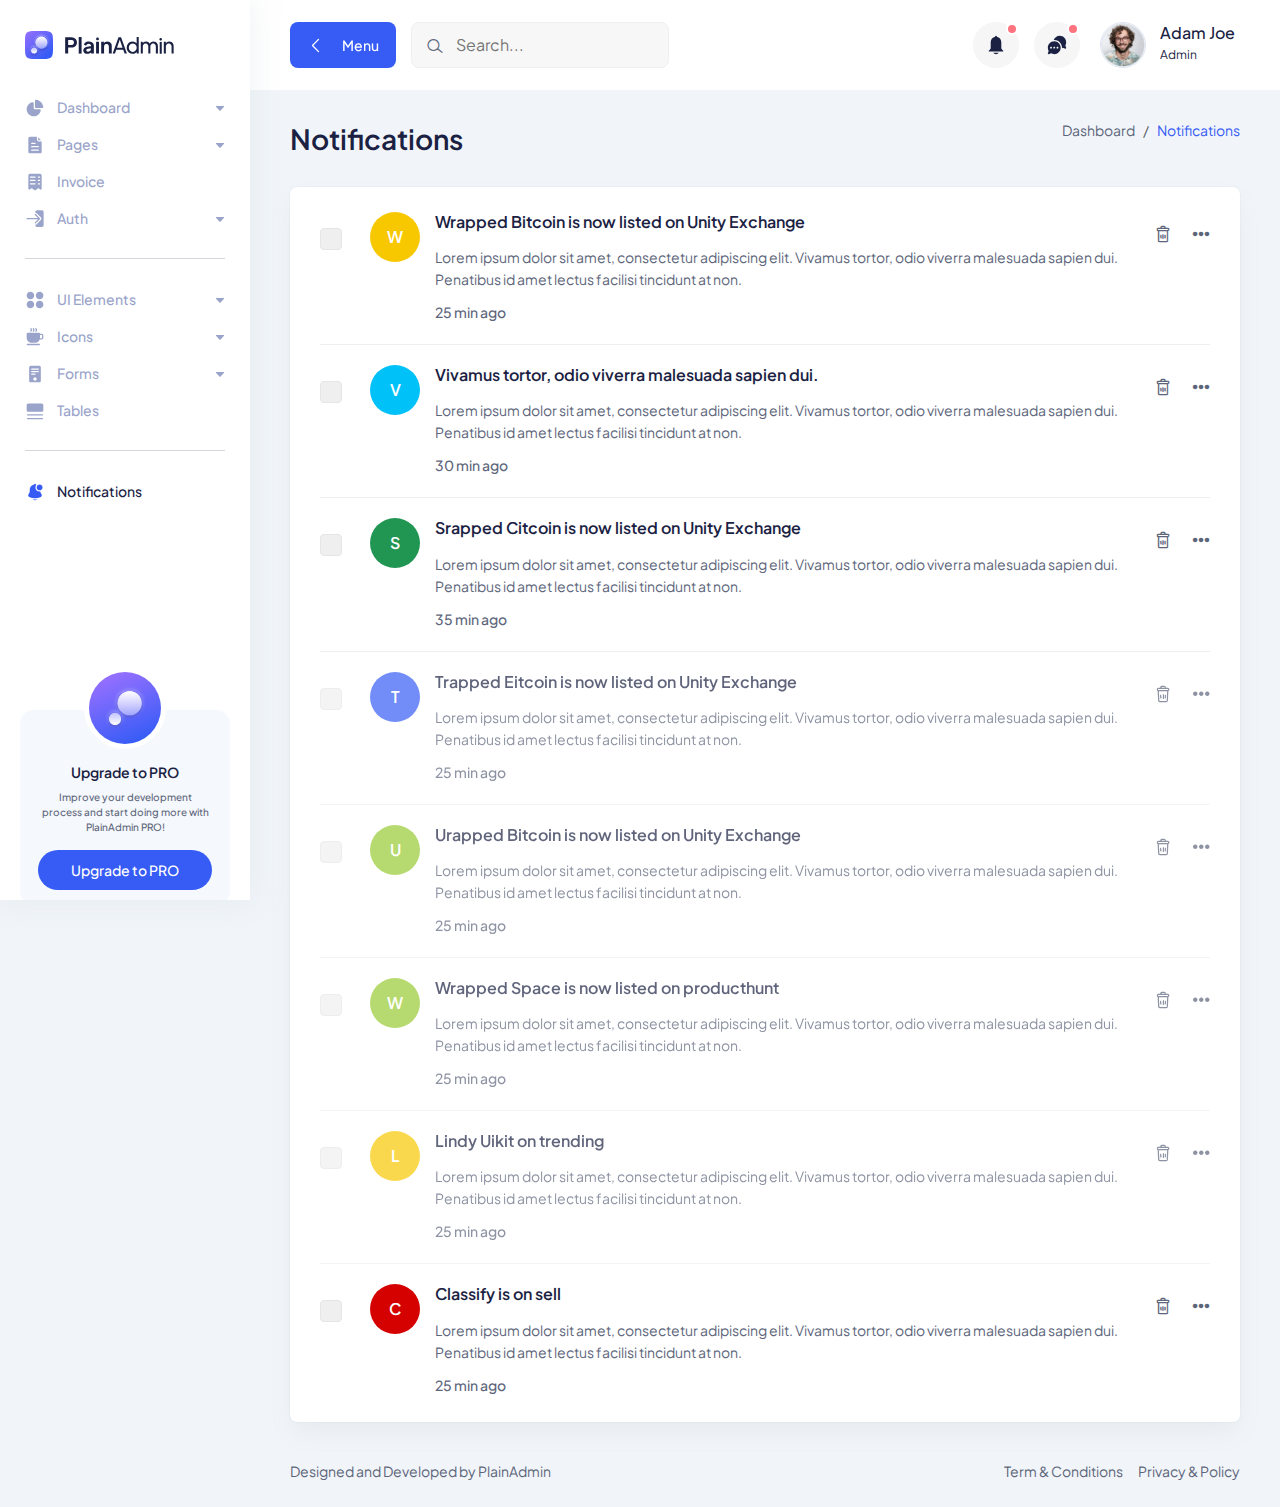
<file: notification.html>
<!DOCTYPE html>
<html lang="en">
  <head>
    <meta charset="UTF-8" />
    <meta http-equiv="X-UA-Compatible" content="IE=edge" />
    <meta name="viewport" content="width=device-width, initial-scale=1.0" />
    <link rel="shortcut icon" href="assets/images/favicon.svg" type="image/x-icon" />
    <title>Notification | PlainAdmin Demo</title>

    <!-- ========== All CSS files linkup ========= -->
    <link rel="stylesheet" href="assets/css/bootstrap.min.css" />
    <link rel="stylesheet" href="assets/css/lineicons.css" />
    <link rel="stylesheet" href="assets/css/materialdesignicons.min.css" />
    <link rel="stylesheet" href="assets/css/fullcalendar.css" />
    <link rel="stylesheet" href="assets/css/main.css" />
  </head>
  <body>
    <!-- ======== Preloader =========== -->
    <div id="preloader">
      <div class="spinner"></div>
    </div>
    <!-- ======== Preloader =========== -->

    <!-- ======== sidebar-nav start =========== -->
    <aside class="sidebar-nav-wrapper">
      <div class="navbar-logo">
        <a href="index.html">
          <img src="assets/images/logo/logo.svg" alt="logo" />
        </a>
      </div>
      <nav class="sidebar-nav">
        <ul>
          <li class="nav-item nav-item-has-children">
            <a
              href="#0"
              class="collapsed"
              data-bs-toggle="collapse"
              data-bs-target="#ddmenu_1"
              aria-controls="ddmenu_1"
              aria-expanded="false"
              aria-label="Toggle navigation"
            >
              <span class="icon">
                <svg width="20" height="20" viewBox="0 0 20 20" fill="none" xmlns="http://www.w3.org/2000/svg">
                  <path
                    d="M8.74999 18.3333C12.2376 18.3333 15.1364 15.8128 15.7244 12.4941C15.8448 11.8143 15.2737 11.25 14.5833 11.25H9.99999C9.30966 11.25 8.74999 10.6903 8.74999 10V5.41666C8.74999 4.7263 8.18563 4.15512 7.50586 4.27556C4.18711 4.86357 1.66666 7.76243 1.66666 11.25C1.66666 15.162 4.83797 18.3333 8.74999 18.3333Z" />
                  <path
                    d="M17.0833 10C17.7737 10 18.3432 9.43708 18.2408 8.75433C17.7005 5.14918 14.8508 2.29947 11.2457 1.75912C10.5629 1.6568 10 2.2263 10 2.91665V9.16666C10 9.62691 10.3731 10 10.8333 10H17.0833Z" />
                </svg>
              </span>
              <span class="text">Dashboard</span>
            </a>
            <ul id="ddmenu_1" class="collapse dropdown-nav">
              <li>
                <a href="index.html"> eCommerce </a>
              </li>
            </ul>
          </li>
          <li class="nav-item nav-item-has-children">
            <a
              href="#0"
              class="collapsed"
              data-bs-toggle="collapse"
              data-bs-target="#ddmenu_2"
              aria-controls="ddmenu_2"
              aria-expanded="false"
              aria-label="Toggle navigation"
            >
              <span class="icon">
                <svg width="20" height="20" viewBox="0 0 20 20" fill="none" xmlns="http://www.w3.org/2000/svg">
                  <path
                    d="M11.8097 1.66667C11.8315 1.66667 11.8533 1.6671 11.875 1.66796V4.16667C11.875 5.43232 12.901 6.45834 14.1667 6.45834H16.6654C16.6663 6.48007 16.6667 6.50186 16.6667 6.5237V16.6667C16.6667 17.5872 15.9205 18.3333 15 18.3333H5.00001C4.07954 18.3333 3.33334 17.5872 3.33334 16.6667V3.33334C3.33334 2.41286 4.07954 1.66667 5.00001 1.66667H11.8097ZM6.66668 7.70834C6.3215 7.70834 6.04168 7.98816 6.04168 8.33334C6.04168 8.67851 6.3215 8.95834 6.66668 8.95834H10C10.3452 8.95834 10.625 8.67851 10.625 8.33334C10.625 7.98816 10.3452 7.70834 10 7.70834H6.66668ZM6.04168 11.6667C6.04168 12.0118 6.3215 12.2917 6.66668 12.2917H13.3333C13.6785 12.2917 13.9583 12.0118 13.9583 11.6667C13.9583 11.3215 13.6785 11.0417 13.3333 11.0417H6.66668C6.3215 11.0417 6.04168 11.3215 6.04168 11.6667ZM6.66668 14.375C6.3215 14.375 6.04168 14.6548 6.04168 15C6.04168 15.3452 6.3215 15.625 6.66668 15.625H13.3333C13.6785 15.625 13.9583 15.3452 13.9583 15C13.9583 14.6548 13.6785 14.375 13.3333 14.375H6.66668Z" />
                  <path
                    d="M13.125 2.29167L16.0417 5.20834H14.1667C13.5913 5.20834 13.125 4.74197 13.125 4.16667V2.29167Z" />
                </svg>
              </span>
              <span class="text">Pages</span>
            </a>
            <ul id="ddmenu_2" class="collapse dropdown-nav">
              <li>
                <a href="settings.html"> Settings </a>
              </li>
              <li>
                <a href="blank-page.html"> Blank Page </a>
              </li>
            </ul>
          </li>
          <li class="nav-item">
            <a href="invoice.html">
              <span class="icon">
                <svg width="20" height="20" viewBox="0 0 20 20" fill="none" xmlns="http://www.w3.org/2000/svg">
                  <path
                    d="M3.33334 3.35442C3.33334 2.4223 4.07954 1.66666 5.00001 1.66666H15C15.9205 1.66666 16.6667 2.4223 16.6667 3.35442V16.8565C16.6667 17.5519 15.8827 17.9489 15.3333 17.5317L13.8333 16.3924C13.537 16.1673 13.1297 16.1673 12.8333 16.3924L10.5 18.1646C10.2037 18.3896 9.79634 18.3896 9.50001 18.1646L7.16668 16.3924C6.87038 16.1673 6.46298 16.1673 6.16668 16.3924L4.66668 17.5317C4.11731 17.9489 3.33334 17.5519 3.33334 16.8565V3.35442ZM4.79168 5.04218C4.79168 5.39173 5.0715 5.6751 5.41668 5.6751H10C10.3452 5.6751 10.625 5.39173 10.625 5.04218C10.625 4.69264 10.3452 4.40927 10 4.40927H5.41668C5.0715 4.40927 4.79168 4.69264 4.79168 5.04218ZM5.41668 7.7848C5.0715 7.7848 4.79168 8.06817 4.79168 8.41774C4.79168 8.76724 5.0715 9.05066 5.41668 9.05066H10C10.3452 9.05066 10.625 8.76724 10.625 8.41774C10.625 8.06817 10.3452 7.7848 10 7.7848H5.41668ZM4.79168 11.7932C4.79168 12.1428 5.0715 12.4262 5.41668 12.4262H10C10.3452 12.4262 10.625 12.1428 10.625 11.7932C10.625 11.4437 10.3452 11.1603 10 11.1603H5.41668C5.0715 11.1603 4.79168 11.4437 4.79168 11.7932ZM13.3333 4.40927C12.9882 4.40927 12.7083 4.69264 12.7083 5.04218C12.7083 5.39173 12.9882 5.6751 13.3333 5.6751H14.5833C14.9285 5.6751 15.2083 5.39173 15.2083 5.04218C15.2083 4.69264 14.9285 4.40927 14.5833 4.40927H13.3333ZM12.7083 8.41774C12.7083 8.76724 12.9882 9.05066 13.3333 9.05066H14.5833C14.9285 9.05066 15.2083 8.76724 15.2083 8.41774C15.2083 8.06817 14.9285 7.7848 14.5833 7.7848H13.3333C12.9882 7.7848 12.7083 8.06817 12.7083 8.41774ZM13.3333 11.1603C12.9882 11.1603 12.7083 11.4437 12.7083 11.7932C12.7083 12.1428 12.9882 12.4262 13.3333 12.4262H14.5833C14.9285 12.4262 15.2083 12.1428 15.2083 11.7932C15.2083 11.4437 14.9285 11.1603 14.5833 11.1603H13.3333Z" />
                </svg>
              </span>
              <span class="text">Invoice</span>
            </a>
          </li>
          <li class="nav-item nav-item-has-children">
            <a
              href="#0"
              class="collapsed"
              data-bs-toggle="collapse"
              data-bs-target="#ddmenu_3"
              aria-controls="ddmenu_3"
              aria-expanded="false"
              aria-label="Toggle navigation"
            >
              <span class="icon">
                <svg width="20" height="20" viewBox="0 0 20 20" fill="none" xmlns="http://www.w3.org/2000/svg">
                  <path
                    d="M14.9211 10.1294C15.1652 9.88534 15.1652 9.48967 14.9211 9.24559L10.7544 5.0789C10.5103 4.83482 10.1147 4.83482 9.87057 5.0789C9.62649 5.32297 9.62649 5.71871 9.87057 5.96278L12.9702 9.06251H1.97916C1.63398 9.06251 1.35416 9.34234 1.35416 9.68751C1.35416 10.0327 1.63398 10.3125 1.97916 10.3125H12.9702L9.87057 13.4123C9.62649 13.6563 9.62649 14.052 9.87057 14.2961C10.1147 14.5402 10.5103 14.5402 10.7544 14.2961L14.9211 10.1294Z" />
                  <path
                    d="M11.6383 15.18L15.805 11.0133C16.5373 10.2811 16.5373 9.09391 15.805 8.36166L11.6383 4.195C11.2722 3.82888 10.7923 3.64582 10.3125 3.64582V3.02082C10.3125 2.10035 11.0587 1.35416 11.9792 1.35416H16.9792C17.8997 1.35416 18.6458 2.10035 18.6458 3.02082V16.3542C18.6458 17.2747 17.8997 18.0208 16.9792 18.0208H11.9792C11.0587 18.0208 10.3125 17.2747 10.3125 16.3542V15.7292C10.7923 15.7292 11.2722 15.5461 11.6383 15.18Z" />
                </svg>
              </span>
              <span class="text">Auth</span>
            </a>
            <ul id="ddmenu_3" class="collapse dropdown-nav">
              <li>
                <a href="signin.html"> Sign In </a>
              </li>
              <li>
                <a href="signup.html"> Sign Up </a>
              </li>
            </ul>
          </li>
          <span class="divider"><hr /></span>
          <li class="nav-item nav-item-has-children">
            <a
              href="#0"
              class="collapsed"
              data-bs-toggle="collapse"
              data-bs-target="#ddmenu_4"
              aria-controls="ddmenu_4"
              aria-expanded="false"
              aria-label="Toggle navigation"
            >
              <span class="icon">
                <svg width="20" height="20" viewBox="0 0 20 20" fill="none" xmlns="http://www.w3.org/2000/svg">
                  <path
                    d="M1.66666 5.41669C1.66666 3.34562 3.34559 1.66669 5.41666 1.66669C7.48772 1.66669 9.16666 3.34562 9.16666 5.41669C9.16666 7.48775 7.48772 9.16669 5.41666 9.16669C3.34559 9.16669 1.66666 7.48775 1.66666 5.41669Z" />
                  <path
                    d="M1.66666 14.5834C1.66666 12.5123 3.34559 10.8334 5.41666 10.8334C7.48772 10.8334 9.16666 12.5123 9.16666 14.5834C9.16666 16.6545 7.48772 18.3334 5.41666 18.3334C3.34559 18.3334 1.66666 16.6545 1.66666 14.5834Z" />
                  <path
                    d="M10.8333 5.41669C10.8333 3.34562 12.5123 1.66669 14.5833 1.66669C16.6544 1.66669 18.3333 3.34562 18.3333 5.41669C18.3333 7.48775 16.6544 9.16669 14.5833 9.16669C12.5123 9.16669 10.8333 7.48775 10.8333 5.41669Z" />
                  <path
                    d="M10.8333 14.5834C10.8333 12.5123 12.5123 10.8334 14.5833 10.8334C16.6544 10.8334 18.3333 12.5123 18.3333 14.5834C18.3333 16.6545 16.6544 18.3334 14.5833 18.3334C12.5123 18.3334 10.8333 16.6545 10.8333 14.5834Z" />
                </svg>
              </span>
              <span class="text">UI Elements </span>
            </a>
            <ul id="ddmenu_4" class="collapse dropdown-nav">
              <li>
                <a href="alerts.html"> Alerts </a>
              </li>
              <li>
                <a href="buttons.html"> Buttons </a>
              </li>
              <li>
                <a href="cards.html"> Cards </a>
              </li>
              <li>
                <a href="typography.html"> Typography </a>
              </li>
            </ul>
          </li>
          <li class="nav-item nav-item-has-children">
            <a
              href="#0"
              class="collapsed"
              data-bs-toggle="collapse"
              data-bs-target="#ddmenu_55"
              aria-controls="ddmenu_55"
              aria-expanded="false"
              aria-label="Toggle navigation"
            >
              <span class="icon">
                <svg width="20" height="20" viewBox="0 0 20 20" fill="none" xmlns="http://www.w3.org/2000/svg">
                  <path
                    d="M5.48663 1.1466C5.77383 0.955131 6.16188 1.03274 6.35335 1.31994L6.87852 2.10769C7.20508 2.59755 7.20508 3.23571 6.87852 3.72556L6.35335 4.51331C6.16188 4.80052 5.77383 4.87813 5.48663 4.68666C5.19943 4.49519 5.12182 4.10715 5.31328 3.81994L5.83845 3.03219C5.88511 2.96221 5.88511 2.87105 5.83845 2.80106L5.31328 2.01331C5.12182 1.72611 5.19943 1.33806 5.48663 1.1466Z" />
                  <path
                    d="M2.49999 5.83331C2.03976 5.83331 1.66666 6.2064 1.66666 6.66665V10.8333C1.66666 13.5948 3.90523 15.8333 6.66666 15.8333H9.99999C12.1856 15.8333 14.0436 14.431 14.7235 12.4772C14.8134 12.4922 14.9058 12.5 15 12.5H16.6667C17.5872 12.5 18.3333 11.7538 18.3333 10.8333V8.33331C18.3333 7.41284 17.5872 6.66665 16.6667 6.66665H15C15 6.2064 14.6269 5.83331 14.1667 5.83331H2.49999ZM14.9829 11.2496C14.9942 11.1123 15 10.9735 15 10.8333V7.91665H16.6667C16.8967 7.91665 17.0833 8.10319 17.0833 8.33331V10.8333C17.0833 11.0634 16.8967 11.25 16.6667 11.25H15L14.9898 11.2498L14.9829 11.2496Z" />
                  <path
                    d="M8.85332 1.31994C8.6619 1.03274 8.27383 0.955131 7.98663 1.1466C7.69943 1.33806 7.62182 1.72611 7.81328 2.01331L8.33848 2.80106C8.38507 2.87105 8.38507 2.96221 8.33848 3.03219L7.81328 3.81994C7.62182 4.10715 7.69943 4.49519 7.98663 4.68666C8.27383 4.87813 8.6619 4.80052 8.85332 4.51331L9.37848 3.72556C9.70507 3.23571 9.70507 2.59755 9.37848 2.10769L8.85332 1.31994Z" />
                  <path
                    d="M10.4867 1.1466C10.7738 0.955131 11.1619 1.03274 11.3533 1.31994L11.8785 2.10769C12.2051 2.59755 12.2051 3.23571 11.8785 3.72556L11.3533 4.51331C11.1619 4.80052 10.7738 4.87813 10.4867 4.68666C10.1994 4.49519 10.1218 4.10715 10.3133 3.81994L10.8385 3.03219C10.8851 2.96221 10.8851 2.87105 10.8385 2.80106L10.3133 2.01331C10.1218 1.72611 10.1994 1.33806 10.4867 1.1466Z" />
                  <path
                    d="M2.49999 16.6667C2.03976 16.6667 1.66666 17.0398 1.66666 17.5C1.66666 17.9602 2.03976 18.3334 2.49999 18.3334H14.1667C14.6269 18.3334 15 17.9602 15 17.5C15 17.0398 14.6269 16.6667 14.1667 16.6667H2.49999Z" />
                </svg>
              </span>
              <span class="text">Icons</span>
            </a>
            <ul id="ddmenu_55" class="collapse dropdown-nav">
              <li>
                <a href="icons.html"> LineIcons </a>
              </li>
              <li>
                <a href="mdi-icons.html"> MDI Icons </a>
              </li>
            </ul>
          </li>
          <li class="nav-item nav-item-has-children">
            <a
              href="#0"
              class="collapsed"
              data-bs-toggle="collapse"
              data-bs-target="#ddmenu_5"
              aria-controls="ddmenu_5"
              aria-expanded="false"
              aria-label="Toggle navigation"
            >
              <span class="icon">
                <svg width="20" height="20" viewBox="0 0 20 20" fill="none" xmlns="http://www.w3.org/2000/svg">
                  <path
                    d="M4.16666 3.33335C4.16666 2.41288 4.91285 1.66669 5.83332 1.66669H14.1667C15.0872 1.66669 15.8333 2.41288 15.8333 3.33335V16.6667C15.8333 17.5872 15.0872 18.3334 14.1667 18.3334H5.83332C4.91285 18.3334 4.16666 17.5872 4.16666 16.6667V3.33335ZM6.04166 5.00002C6.04166 5.3452 6.32148 5.62502 6.66666 5.62502H13.3333C13.6785 5.62502 13.9583 5.3452 13.9583 5.00002C13.9583 4.65485 13.6785 4.37502 13.3333 4.37502H6.66666C6.32148 4.37502 6.04166 4.65485 6.04166 5.00002ZM6.66666 6.87502C6.32148 6.87502 6.04166 7.15485 6.04166 7.50002C6.04166 7.8452 6.32148 8.12502 6.66666 8.12502H13.3333C13.6785 8.12502 13.9583 7.8452 13.9583 7.50002C13.9583 7.15485 13.6785 6.87502 13.3333 6.87502H6.66666ZM6.04166 10C6.04166 10.3452 6.32148 10.625 6.66666 10.625H9.99999C10.3452 10.625 10.625 10.3452 10.625 10C10.625 9.65485 10.3452 9.37502 9.99999 9.37502H6.66666C6.32148 9.37502 6.04166 9.65485 6.04166 10ZM9.99999 16.6667C10.9205 16.6667 11.6667 15.9205 11.6667 15C11.6667 14.0795 10.9205 13.3334 9.99999 13.3334C9.07949 13.3334 8.33332 14.0795 8.33332 15C8.33332 15.9205 9.07949 16.6667 9.99999 16.6667Z" />
                </svg>
              </span>
              <span class="text"> Forms </span>
            </a>
            <ul id="ddmenu_5" class="collapse dropdown-nav">
              <li>
                <a href="form-elements.html"> Form Elements </a>
              </li>
            </ul>
          </li>
          <li class="nav-item">
            <a href="tables.html">
              <span class="icon">
                <svg width="20" height="20" viewBox="0 0 20 20" fill="none" xmlns="http://www.w3.org/2000/svg">
                  <path
                    d="M1.66666 4.16667C1.66666 3.24619 2.41285 2.5 3.33332 2.5H16.6667C17.5872 2.5 18.3333 3.24619 18.3333 4.16667V9.16667C18.3333 10.0872 17.5872 10.8333 16.6667 10.8333H3.33332C2.41285 10.8333 1.66666 10.0872 1.66666 9.16667V4.16667Z" />
                  <path
                    d="M1.875 13.75C1.875 13.4048 2.15483 13.125 2.5 13.125H17.5C17.8452 13.125 18.125 13.4048 18.125 13.75C18.125 14.0952 17.8452 14.375 17.5 14.375H2.5C2.15483 14.375 1.875 14.0952 1.875 13.75Z" />
                  <path
                    d="M2.5 16.875C2.15483 16.875 1.875 17.1548 1.875 17.5C1.875 17.8452 2.15483 18.125 2.5 18.125H17.5C17.8452 18.125 18.125 17.8452 18.125 17.5C18.125 17.1548 17.8452 16.875 17.5 16.875H2.5Z" />
                </svg>
              </span>
              <span class="text">Tables</span>
            </a>
          </li>
          <span class="divider"><hr /></span>

          <li class="nav-item active">
            <a href="notification.html">
              <span class="icon">
                <svg width="20" height="20" viewBox="0 0 20 20" fill="none" xmlns="http://www.w3.org/2000/svg">
                  <path
                    d="M10.8333 2.50008C10.8333 2.03984 10.4602 1.66675 9.99999 1.66675C9.53975 1.66675 9.16666 2.03984 9.16666 2.50008C9.16666 2.96032 9.53975 3.33341 9.99999 3.33341C10.4602 3.33341 10.8333 2.96032 10.8333 2.50008Z" />
                  <path
                    d="M17.5 5.41673C17.5 7.02756 16.1942 8.33339 14.5833 8.33339C12.9725 8.33339 11.6667 7.02756 11.6667 5.41673C11.6667 3.80589 12.9725 2.50006 14.5833 2.50006C16.1942 2.50006 17.5 3.80589 17.5 5.41673Z" />
                  <path
                    d="M11.4272 2.69637C10.9734 2.56848 10.4947 2.50006 10 2.50006C7.10054 2.50006 4.75003 4.85057 4.75003 7.75006V9.20873C4.75003 9.72814 4.62082 10.2393 4.37404 10.6963L3.36705 12.5611C2.89938 13.4272 3.26806 14.5081 4.16749 14.9078C7.88074 16.5581 12.1193 16.5581 15.8326 14.9078C16.732 14.5081 17.1007 13.4272 16.633 12.5611L15.626 10.6963C15.43 10.3333 15.3081 9.93606 15.2663 9.52773C15.0441 9.56431 14.8159 9.58339 14.5833 9.58339C12.2822 9.58339 10.4167 7.71791 10.4167 5.41673C10.4167 4.37705 10.7975 3.42631 11.4272 2.69637Z" />
                  <path
                    d="M7.48901 17.1925C8.10004 17.8918 8.99841 18.3335 10 18.3335C11.0016 18.3335 11.9 17.8918 12.511 17.1925C10.8482 17.4634 9.15183 17.4634 7.48901 17.1925Z" />
                </svg>
              </span>
              <span class="text">Notifications</span>
            </a>
          </li>
        </ul>
      </nav>
      <div class="promo-box">
        <div class="promo-icon">
          <img class="mx-auto" src="./assets/images/logo/logo-icon-big.svg" alt="Logo">
        </div>
        <h3>Upgrade to PRO</h3>
        <p>Improve your development process and start doing more with PlainAdmin PRO!</p>
        <a href="https://plainadmin.com/pro" target="_blank" rel="nofollow" class="main-btn primary-btn btn-hover">
          Upgrade to PRO
        </a>
      </div>
    </aside>
    <div class="overlay"></div>
    <!-- ======== sidebar-nav end =========== -->

    <!-- ======== main-wrapper start =========== -->
    <main class="main-wrapper">
      <!-- ========== header start ========== -->
      <header class="header">
        <div class="container-fluid">
          <div class="row">
            <div class="col-lg-5 col-md-5 col-6">
              <div class="header-left d-flex align-items-center">
                <div class="menu-toggle-btn mr-15">
                  <button id="menu-toggle" class="main-btn primary-btn btn-hover">
                    <i class="lni lni-chevron-left me-2"></i> Menu
                  </button>
                </div>
                <div class="header-search d-none d-md-flex">
                  <form action="#">
                    <input type="text" placeholder="Search..." />
                    <button><i class="lni lni-search-alt"></i></button>
                  </form>
                </div>
              </div>
            </div>
            <div class="col-lg-7 col-md-7 col-6">
              <div class="header-right">
                <!-- notification start -->
                <div class="notification-box ml-15 d-none d-md-flex">
                  <button class="dropdown-toggle" type="button" id="notification" data-bs-toggle="dropdown"
                    aria-expanded="false">
                    <svg width="22" height="22" viewBox="0 0 22 22" fill="none" xmlns="http://www.w3.org/2000/svg">
                      <path
                        d="M11 20.1667C9.88317 20.1667 8.88718 19.63 8.23901 18.7917H13.761C13.113 19.63 12.1169 20.1667 11 20.1667Z"
                        fill="" />
                      <path
                        d="M10.1157 2.74999C10.1157 2.24374 10.5117 1.83333 11 1.83333C11.4883 1.83333 11.8842 2.24374 11.8842 2.74999V2.82604C14.3932 3.26245 16.3051 5.52474 16.3051 8.24999V14.287C16.3051 14.5301 16.3982 14.7633 16.564 14.9352L18.2029 16.6342C18.4814 16.9229 18.2842 17.4167 17.8903 17.4167H4.10961C3.71574 17.4167 3.5185 16.9229 3.797 16.6342L5.43589 14.9352C5.6017 14.7633 5.69485 14.5301 5.69485 14.287V8.24999C5.69485 5.52474 7.60672 3.26245 10.1157 2.82604V2.74999Z"
                        fill="" />
                    </svg>
                    <span></span>
                  </button>
                  <ul class="dropdown-menu dropdown-menu-end" aria-labelledby="notification">
                    <li>
                      <a href="#0">
                        <div class="image">
                          <img src="assets/images/lead/lead-6.png" alt="" />
                        </div>
                        <div class="content">
                          <h6>
                            John Doe
                            <span class="text-regular">
                              comment on a product.
                            </span>
                          </h6>
                          <p>
                            Lorem ipsum dolor sit amet, consect etur adipiscing
                            elit Vivamus tortor.
                          </p>
                          <span>10 mins ago</span>
                        </div>
                      </a>
                    </li>
                    <li>
                      <a href="#0">
                        <div class="image">
                          <img src="assets/images/lead/lead-1.png" alt="" />
                        </div>
                        <div class="content">
                          <h6>
                            Jonathon
                            <span class="text-regular">
                              like on a product.
                            </span>
                          </h6>
                          <p>
                            Lorem ipsum dolor sit amet, consect etur adipiscing
                            elit Vivamus tortor.
                          </p>
                          <span>10 mins ago</span>
                        </div>
                      </a>
                    </li>
                  </ul>
                </div>
                <!-- notification end -->
                <!-- message start -->
                <div class="header-message-box ml-15 d-none d-md-flex">
                  <button class="dropdown-toggle" type="button" id="message" data-bs-toggle="dropdown"
                    aria-expanded="false">
                    <svg width="22" height="22" viewBox="0 0 22 22" fill="none" xmlns="http://www.w3.org/2000/svg">
                      <path
                        d="M7.74866 5.97421C7.91444 5.96367 8.08162 5.95833 8.25005 5.95833C12.5532 5.95833 16.0417 9.4468 16.0417 13.75C16.0417 13.9184 16.0364 14.0856 16.0259 14.2514C16.3246 14.138 16.6127 14.003 16.8883 13.8482L19.2306 14.629C19.7858 14.8141 20.3141 14.2858 20.129 13.7306L19.3482 11.3882C19.8694 10.4604 20.1667 9.38996 20.1667 8.25C20.1667 4.70617 17.2939 1.83333 13.75 1.83333C11.0077 1.83333 8.66702 3.55376 7.74866 5.97421Z"
                        fill="" />
                      <path
                        d="M14.6667 13.75C14.6667 17.2938 11.7939 20.1667 8.25004 20.1667C7.11011 20.1667 6.03962 19.8694 5.11182 19.3482L2.76946 20.129C2.21421 20.3141 1.68597 19.7858 1.87105 19.2306L2.65184 16.8882C2.13062 15.9604 1.83338 14.89 1.83338 13.75C1.83338 10.2062 4.70622 7.33333 8.25004 7.33333C11.7939 7.33333 14.6667 10.2062 14.6667 13.75ZM5.95838 13.75C5.95838 13.2437 5.54797 12.8333 5.04171 12.8333C4.53545 12.8333 4.12504 13.2437 4.12504 13.75C4.12504 14.2563 4.53545 14.6667 5.04171 14.6667C5.54797 14.6667 5.95838 14.2563 5.95838 13.75ZM9.16671 13.75C9.16671 13.2437 8.7563 12.8333 8.25004 12.8333C7.74379 12.8333 7.33338 13.2437 7.33338 13.75C7.33338 14.2563 7.74379 14.6667 8.25004 14.6667C8.7563 14.6667 9.16671 14.2563 9.16671 13.75ZM11.4584 14.6667C11.9647 14.6667 12.375 14.2563 12.375 13.75C12.375 13.2437 11.9647 12.8333 11.4584 12.8333C10.9521 12.8333 10.5417 13.2437 10.5417 13.75C10.5417 14.2563 10.9521 14.6667 11.4584 14.6667Z"
                        fill="" />
                    </svg>
                    <span></span>
                  </button>
                  <ul class="dropdown-menu dropdown-menu-end" aria-labelledby="message">
                    <li>
                      <a href="#0">
                        <div class="image">
                          <img src="assets/images/lead/lead-5.png" alt="" />
                        </div>
                        <div class="content">
                          <h6>Jacob Jones</h6>
                          <p>Hey!I can across your profile and ...</p>
                          <span>10 mins ago</span>
                        </div>
                      </a>
                    </li>
                    <li>
                      <a href="#0">
                        <div class="image">
                          <img src="assets/images/lead/lead-3.png" alt="" />
                        </div>
                        <div class="content">
                          <h6>John Doe</h6>
                          <p>Would you mind please checking out</p>
                          <span>12 mins ago</span>
                        </div>
                      </a>
                    </li>
                    <li>
                      <a href="#0">
                        <div class="image">
                          <img src="assets/images/lead/lead-2.png" alt="" />
                        </div>
                        <div class="content">
                          <h6>Anee Lee</h6>
                          <p>Hey! are you available for freelance?</p>
                          <span>1h ago</span>
                        </div>
                      </a>
                    </li>
                  </ul>
                </div>
                <!-- message end -->
                <!-- profile start -->
                <div class="profile-box ml-15">
                  <button class="dropdown-toggle bg-transparent border-0" type="button" id="profile"
                    data-bs-toggle="dropdown" aria-expanded="false">
                    <div class="profile-info">
                      <div class="info">
                        <div class="image">
                          <img src="assets/images/profile/profile-image.png" alt="" />
                        </div>
                        <div>
                          <h6 class="fw-500">Adam Joe</h6>
                          <p>Admin</p>
                        </div>
                      </div>
                    </div>
                  </button>
                  <ul class="dropdown-menu dropdown-menu-end" aria-labelledby="profile">
                    <li>
                      <div class="author-info flex items-center !p-1">
                        <div class="image">
                          <img src="assets/images/profile/profile-image.png" alt="image">
                        </div>
                        <div class="content">
                          <h4 class="text-sm">Adam Joe</h4>
                          <a class="text-black/40 dark:text-white/40 hover:text-black dark:hover:text-white text-xs"
                            href="#">Email@gmail.com</a>
                        </div>
                      </div>
                    </li>
                    <li class="divider"></li>
                    <li>
                      <a href="#0">
                        <i class="lni lni-user"></i> View Profile
                      </a>
                    </li>
                    <li>
                      <a href="#0">
                        <i class="lni lni-alarm"></i> Notifications
                      </a>
                    </li>
                    <li>
                      <a href="#0"> <i class="lni lni-inbox"></i> Messages </a>
                    </li>
                    <li>
                      <a href="#0"> <i class="lni lni-cog"></i> Settings </a>
                    </li>
                    <li class="divider"></li>
                    <li>
                      <a href="#0"> <i class="lni lni-exit"></i> Sign Out </a>
                    </li>
                  </ul>
                </div>
                <!-- profile end -->
              </div>
            </div>
          </div>
        </div>
      </header>
      <!-- ========== header end ========== -->

      <!-- ========== notification-wrapper start ========== -->
      <div class="notification-wrapper">
        <div class="container-fluid">
          <!-- ========== title-wrapper start ========== -->
          <div class="title-wrapper pt-30">
            <div class="row align-items-center">
              <div class="col-md-6">
                <div class="title">
                  <h2>Notifications</h2>
                </div>
              </div>
              <!-- end col -->
              <div class="col-md-6">
                <div class="breadcrumb-wrapper">
                  <nav aria-label="breadcrumb">
                    <ol class="breadcrumb">
                      <li class="breadcrumb-item">
                        <a href="#0">Dashboard</a>
                      </li>
                      <li class="breadcrumb-item active" aria-current="page">
                        Notifications
                      </li>
                    </ol>
                  </nav>
                </div>
              </div>
              <!-- end col -->
            </div>
            <!-- end row -->
          </div>
          <!-- ========== title-wrapper end ========== -->

          <div class="card-style">
            <div class="single-notification">
              <div class="checkbox">
                <div class="form-check checkbox-style mb-20">
                  <input class="form-check-input" type="checkbox" value="" id="checkbox-1" />
                </div>
              </div>
              <div class="notification">
                <div class="image warning-bg">
                  <span>W</span>
                </div>
                <a href="#0" class="content">
                  <h6>Wrapped Bitcoin is now listed on Unity Exchange</h6>
                  <p class="text-sm text-gray">
                    Lorem ipsum dolor sit amet, consectetur adipiscing elit.
                    Vivamus tortor, odio viverra malesuada sapien dui. Penatibus
                    id amet lectus facilisi tincidunt at non.
                  </p>
                  <span class="text-sm text-medium text-gray">25 min ago</span>
                </a>
              </div>
              <div class="action">
                <button class="delete-btn">
                  <i class="lni lni-trash-can"></i>
                </button>
                <button class="more-btn dropdown-toggle" id="moreAction" data-bs-toggle="dropdown" aria-expanded="false">
                  <i class="lni lni-more-alt"></i>
                </button>
                <ul class="dropdown-menu dropdown-menu-end" aria-labelledby="moreAction">
                  <li class="dropdown-item">
                    <a href="#0" class="text-gray">Mark as Read</a>
                  </li>
                  <li class="dropdown-item">
                    <a href="#0" class="text-gray">Reply</a>
                  </li>
                </ul>
              </div>
            </div>
            <!-- end single notification -->
            <div class="single-notification">
              <div class="checkbox">
                <div class="form-check checkbox-style mb-20">
                  <input class="form-check-input" type="checkbox" value="" id="checkbox-2" />
                </div>
              </div>
              <div class="notification">
                <div class="image secondary-bg">
                  <span>V</span>
                </div>
                <a href="#0" class="content">
                  <h6>Vivamus tortor, odio viverra malesuada sapien dui.</h6>
                  <p class="text-sm text-gray">
                    Lorem ipsum dolor sit amet, consectetur adipiscing elit.
                    Vivamus tortor, odio viverra malesuada sapien dui. Penatibus
                    id amet lectus facilisi tincidunt at non.
                  </p>
                  <span class="text-sm text-medium text-gray">30 min ago</span>
                </a>
              </div>
              <div class="action">
                <button class="delete-btn">
                  <i class="lni lni-trash-can"></i>
                </button>
                <button class="more-btn dropdown-toggle" id="moreAction" data-bs-toggle="dropdown" aria-expanded="false">
                  <i class="lni lni-more-alt"></i>
                </button>
                <ul class="dropdown-menu dropdown-menu-end" aria-labelledby="moreAction">
                  <li class="dropdown-item">
                    <a href="#0" class="text-gray">Mark as Read</a>
                  </li>
                  <li class="dropdown-item">
                    <a href="#0" class="text-gray">Reply</a>
                  </li>
                </ul>
              </div>
            </div>
            <!-- end single notification -->
            <div class="single-notification">
              <div class="checkbox">
                <div class="form-check checkbox-style mb-20">
                  <input class="form-check-input" type="checkbox" value="" id="checkbox-3" />
                </div>
              </div>
              <div class="notification">
                <div class="image success-bg">
                  <span>S</span>
                </div>
                <a href="#0" class="content">
                  <h6>Srapped Citcoin is now listed on Unity Exchange</h6>
                  <p class="text-sm text-gray">
                    Lorem ipsum dolor sit amet, consectetur adipiscing elit.
                    Vivamus tortor, odio viverra malesuada sapien dui. Penatibus
                    id amet lectus facilisi tincidunt at non.
                  </p>
                  <span class="text-sm text-medium text-gray">35 min ago</span>
                </a>
              </div>
              <div class="action">
                <button class="delete-btn">
                  <i class="lni lni-trash-can"></i>
                </button>
                <button class="more-btn dropdown-toggle" id="moreAction" data-bs-toggle="dropdown" aria-expanded="false">
                  <i class="lni lni-more-alt"></i>
                </button>
                <ul class="dropdown-menu dropdown-menu-end" aria-labelledby="moreAction">
                  <li class="dropdown-item">
                    <a href="#0" class="text-gray">Mark as Read</a>
                  </li>
                  <li class="dropdown-item">
                    <a href="#0" class="text-gray">Reply</a>
                  </li>
                </ul>
              </div>
            </div>
            <!-- end single notification -->
            <div class="single-notification readed">
              <div class="checkbox">
                <div class="form-check checkbox-style mb-20">
                  <input class="form-check-input" type="checkbox" value="" id="checkbox-3" />
                </div>
              </div>
              <div class="notification">
                <div class="image primary-bg">
                  <span>T</span>
                </div>
                <a href="#0" class="content">
                  <h6>Trapped Eitcoin is now listed on Unity Exchange</h6>
                  <p class="text-sm text-gray">
                    Lorem ipsum dolor sit amet, consectetur adipiscing elit.
                    Vivamus tortor, odio viverra malesuada sapien dui. Penatibus
                    id amet lectus facilisi tincidunt at non.
                  </p>
                  <span class="text-sm text-medium text-gray">25 min ago</span>
                </a>
              </div>
              <div class="action">
                <button class="delete-btn">
                  <i class="lni lni-trash-can"></i>
                </button>
                <button class="more-btn dropdown-toggle" id="moreAction" data-bs-toggle="dropdown" aria-expanded="false">
                  <i class="lni lni-more-alt"></i>
                </button>
                <ul class="dropdown-menu dropdown-menu-end" aria-labelledby="moreAction">
                  <li class="dropdown-item">
                    <a href="#0" class="text-gray">Mark as Read</a>
                  </li>
                  <li class="dropdown-item">
                    <a href="#0" class="text-gray">Reply</a>
                  </li>
                </ul>
              </div>
            </div>
            <!-- end single notification -->
            <div class="single-notification readed">
              <div class="checkbox">
                <div class="form-check checkbox-style mb-20">
                  <input class="form-check-input" type="checkbox" value="" id="checkbox-3" />
                </div>
              </div>
              <div class="notification">
                <div class="image info-bg">
                  <span>U</span>
                </div>
                <a href="#0" class="content">
                  <h6>Urapped Bitcoin is now listed on Unity Exchange</h6>
                  <p class="text-sm text-gray">
                    Lorem ipsum dolor sit amet, consectetur adipiscing elit.
                    Vivamus tortor, odio viverra malesuada sapien dui. Penatibus
                    id amet lectus facilisi tincidunt at non.
                  </p>
                  <span class="text-sm text-medium text-gray">25 min ago</span>
                </a>
              </div>
              <div class="action">
                <button class="delete-btn">
                  <i class="lni lni-trash-can"></i>
                </button>
                <button class="more-btn dropdown-toggle" id="moreAction" data-bs-toggle="dropdown" aria-expanded="false">
                  <i class="lni lni-more-alt"></i>
                </button>
                <ul class="dropdown-menu dropdown-menu-end" aria-labelledby="moreAction">
                  <li class="dropdown-item">
                    <a href="#0" class="text-gray">Mark as Read</a>
                  </li>
                  <li class="dropdown-item">
                    <a href="#0" class="text-gray">Reply</a>
                  </li>
                </ul>
              </div>
            </div>
            <!-- end single notification -->
            <div class="single-notification readed">
              <div class="checkbox">
                <div class="form-check checkbox-style mb-20">
                  <input class="form-check-input" type="checkbox" value="" id="checkbox-3" />
                </div>
              </div>
              <div class="notification">
                <div class="image info-bg">
                  <span>W</span>
                </div>
                <a href="#0" class="content">
                  <h6>Wrapped Space is now listed on producthunt</h6>
                  <p class="text-sm text-gray">
                    Lorem ipsum dolor sit amet, consectetur adipiscing elit.
                    Vivamus tortor, odio viverra malesuada sapien dui. Penatibus
                    id amet lectus facilisi tincidunt at non.
                  </p>
                  <span class="text-sm text-medium text-gray">25 min ago</span>
                </a>
              </div>
              <div class="action">
                <button class="delete-btn">
                  <i class="lni lni-trash-can"></i>
                </button>
                <button class="more-btn dropdown-toggle" id="moreAction" data-bs-toggle="dropdown" aria-expanded="false">
                  <i class="lni lni-more-alt"></i>
                </button>
                <ul class="dropdown-menu dropdown-menu-end" aria-labelledby="moreAction">
                  <li class="dropdown-item">
                    <a href="#0" class="text-gray">Mark as Read</a>
                  </li>
                  <li class="dropdown-item">
                    <a href="#0" class="text-gray">Reply</a>
                  </li>
                </ul>
              </div>
            </div>
            <!-- end single notification -->
            <div class="single-notification readed">
              <div class="checkbox">
                <div class="form-check checkbox-style mb-20">
                  <input class="form-check-input" type="checkbox" value="" id="checkbox-3" />
                </div>
              </div>
              <div class="notification">
                <div class="image warning-bg">
                  <span>L</span>
                </div>
                <a href="#0" class="content">
                  <h6>Lindy Uikit on trending</h6>
                  <p class="text-sm text-gray">
                    Lorem ipsum dolor sit amet, consectetur adipiscing elit.
                    Vivamus tortor, odio viverra malesuada sapien dui. Penatibus
                    id amet lectus facilisi tincidunt at non.
                  </p>
                  <span class="text-sm text-medium text-gray">25 min ago</span>
                </a>
              </div>
              <div class="action">
                <button class="delete-btn">
                  <i class="lni lni-trash-can"></i>
                </button>
                <button class="more-btn dropdown-toggle" id="moreAction" data-bs-toggle="dropdown" aria-expanded="false">
                  <i class="lni lni-more-alt"></i>
                </button>
                <ul class="dropdown-menu dropdown-menu-end" aria-labelledby="moreAction">
                  <li class="dropdown-item">
                    <a href="#0" class="text-gray">Mark as Read</a>
                  </li>
                  <li class="dropdown-item">
                    <a href="#0" class="text-gray">Reply</a>
                  </li>
                </ul>
              </div>
            </div>
            <!-- end single notification -->
            <div class="single-notification">
              <div class="checkbox">
                <div class="form-check checkbox-style mb-20">
                  <input class="form-check-input" type="checkbox" value="" id="checkbox-3" />
                </div>
              </div>
              <div class="notification">
                <div class="image danger-bg">
                  <span>C</span>
                </div>
                <a href="#0" class="content">
                  <h6>Classify is on sell</h6>
                  <p class="text-sm text-gray">
                    Lorem ipsum dolor sit amet, consectetur adipiscing elit.
                    Vivamus tortor, odio viverra malesuada sapien dui. Penatibus
                    id amet lectus facilisi tincidunt at non.
                  </p>
                  <span class="text-sm text-medium text-gray">25 min ago</span>
                </a>
              </div>
              <div class="action">
                <button class="delete-btn">
                  <i class="lni lni-trash-can"></i>
                </button>
                <button class="more-btn dropdown-toggle" id="moreAction" data-bs-toggle="dropdown" aria-expanded="false">
                  <i class="lni lni-more-alt"></i>
                </button>
                <ul class="dropdown-menu dropdown-menu-end" aria-labelledby="moreAction">
                  <li class="dropdown-item">
                    <a href="#0" class="text-gray">Mark as Read</a>
                  </li>
                  <li class="dropdown-item">
                    <a href="#0" class="text-gray">Reply</a>
                  </li>
                </ul>
              </div>
            </div>
            <!-- end single notification -->
          </div>
        </div>
        <!-- end container -->
      </div>
      <!-- ========== notification-wrapper start ========== -->
      <!-- ========== footer start =========== -->
      <footer class="footer">
        <div class="container-fluid">
          <div class="row">
            <div class="col-md-6 order-last order-md-first">
              <div class="copyright text-center text-md-start">
                <p class="text-sm">
                  Designed and Developed by
                  <a href="https://plainadmin.com" rel="nofollow" target="_blank">
                    PlainAdmin
                  </a>
                </p>
              </div>
            </div>
            <!-- end col-->
            <div class="col-md-6">
              <div class="terms d-flex justify-content-center justify-content-md-end">
                <a href="#0" class="text-sm">Term & Conditions</a>
                <a href="#0" class="text-sm ml-15">Privacy & Policy</a>
              </div>
            </div>
          </div>
          <!-- end row -->
        </div>
        <!-- end container -->
      </footer>
      <!-- ========== footer end =========== -->
    </main>
    <!-- ======== main-wrapper end =========== -->

    <!-- ========= All Javascript files linkup ======== -->
    <script src="assets/js/bootstrap.bundle.min.js"></script>
    <script src="assets/js/Chart.min.js"></script>
    <script src="assets/js/dynamic-pie-chart.js"></script>
    <script src="assets/js/moment.min.js"></script>
    <script src="assets/js/fullcalendar.js"></script>
    <script src="assets/js/jvectormap.min.js"></script>
    <script src="assets/js/world-merc.js"></script>
    <script src="assets/js/polyfill.js"></script>
    <script src="assets/js/main.js"></script>
  </body>
</html>
</file>
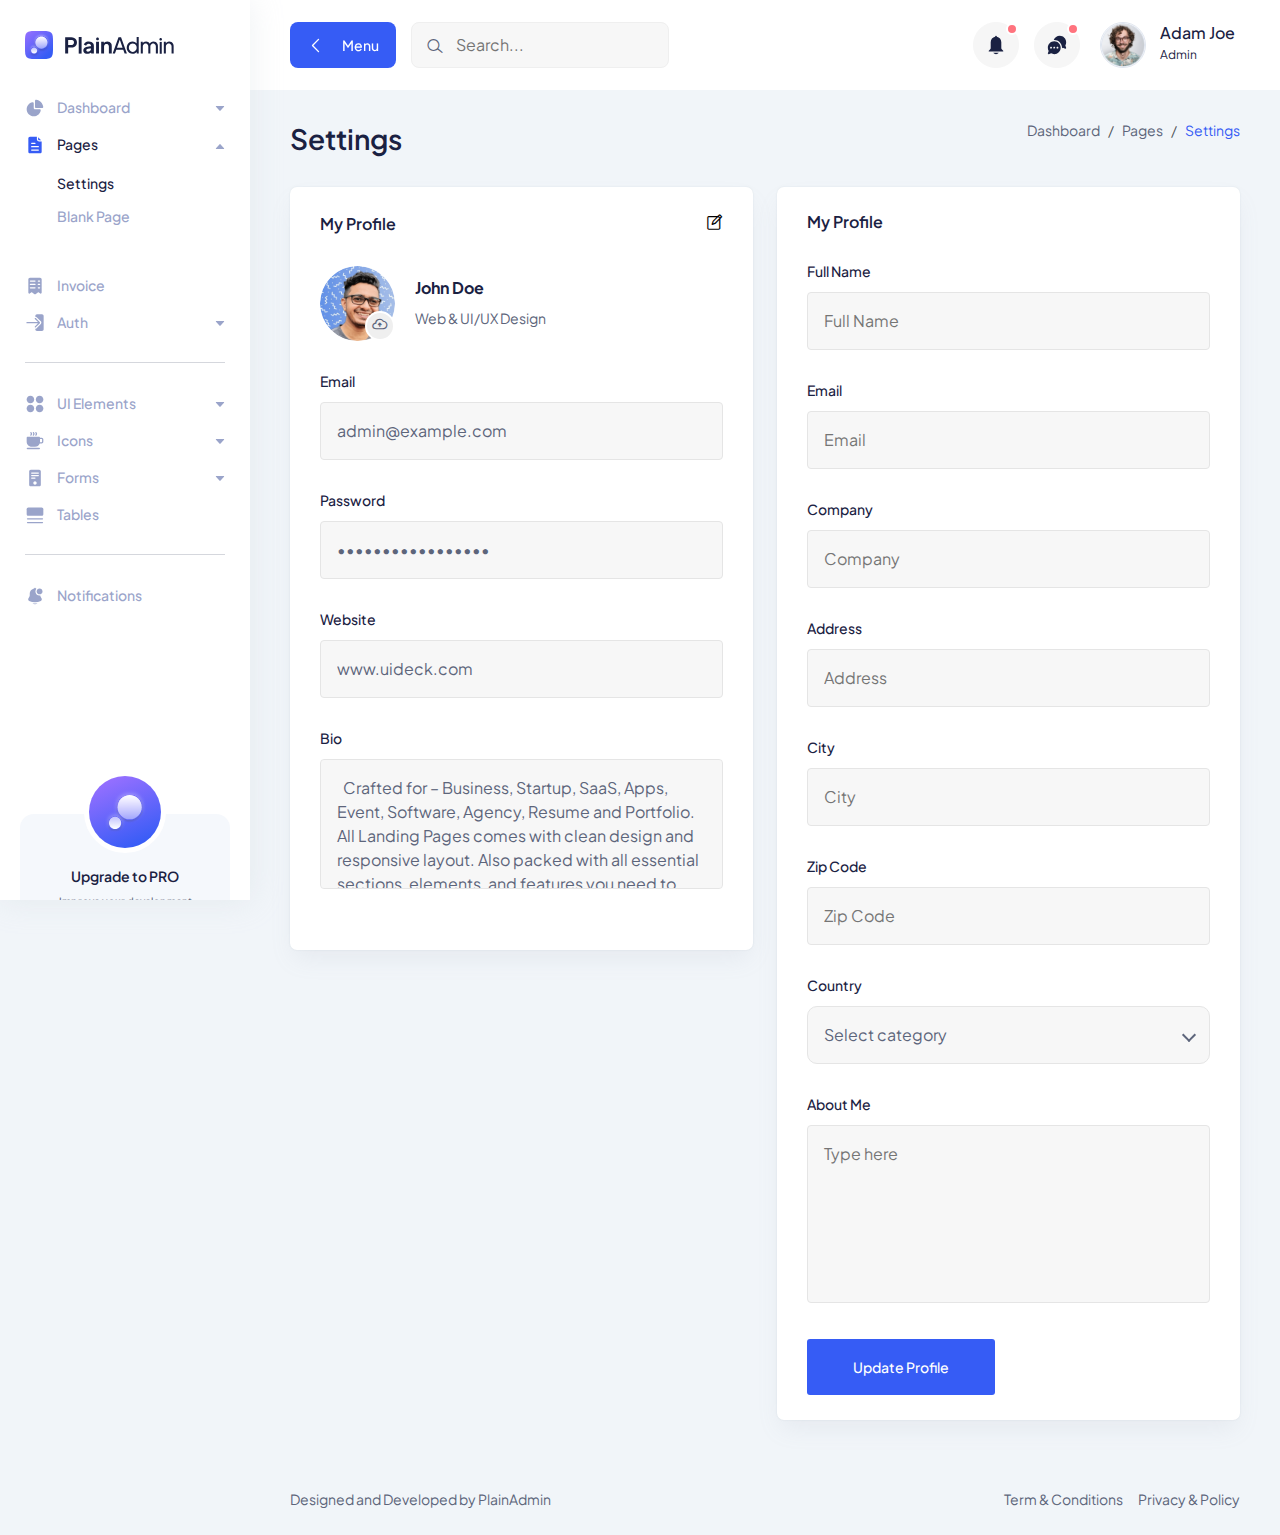
<file: settings.html>
<!DOCTYPE html>
<html lang="en">
  <head>
    <meta charset="UTF-8" />
    <meta http-equiv="X-UA-Compatible" content="IE=edge" />
    <meta name="viewport" content="width=device-width, initial-scale=1.0" />
    <link rel="shortcut icon" href="assets/images/favicon.svg" type="image/x-icon" />
    <title>Settings | PlainAdmin Demo</title>

    <!-- ========== All CSS files linkup ========= -->
    <link rel="stylesheet" href="assets/css/bootstrap.min.css" />
    <link rel="stylesheet" href="assets/css/lineicons.css" />
    <link rel="stylesheet" href="assets/css/materialdesignicons.min.css" />
    <link rel="stylesheet" href="assets/css/fullcalendar.css" />
    <link rel="stylesheet" href="assets/css/main.css" />
  </head>
  <body>
    <!-- ======== Preloader =========== -->
    <div id="preloader">
      <div class="spinner"></div>
    </div>
    <!-- ======== Preloader =========== -->

    <!-- ======== sidebar-nav start =========== -->
    <aside class="sidebar-nav-wrapper">
      <div class="navbar-logo">
        <a href="index.html">
          <img src="assets/images/logo/logo.svg" alt="logo" />
        </a>
      </div>
      <nav class="sidebar-nav">
        <ul>
          <li class="nav-item nav-item-has-children">
            <a
              href="#0"
              class="collapsed"
              data-bs-toggle="collapse"
              data-bs-target="#ddmenu_1"
              aria-controls="ddmenu_1"
              aria-expanded="false"
              aria-label="Toggle navigation"
            >
              <span class="icon">
                <svg width="20" height="20" viewBox="0 0 20 20" fill="none" xmlns="http://www.w3.org/2000/svg">
                  <path
                    d="M8.74999 18.3333C12.2376 18.3333 15.1364 15.8128 15.7244 12.4941C15.8448 11.8143 15.2737 11.25 14.5833 11.25H9.99999C9.30966 11.25 8.74999 10.6903 8.74999 10V5.41666C8.74999 4.7263 8.18563 4.15512 7.50586 4.27556C4.18711 4.86357 1.66666 7.76243 1.66666 11.25C1.66666 15.162 4.83797 18.3333 8.74999 18.3333Z" />
                  <path
                    d="M17.0833 10C17.7737 10 18.3432 9.43708 18.2408 8.75433C17.7005 5.14918 14.8508 2.29947 11.2457 1.75912C10.5629 1.6568 10 2.2263 10 2.91665V9.16666C10 9.62691 10.3731 10 10.8333 10H17.0833Z" />
                </svg>
              </span>
              <span class="text">Dashboard</span>
            </a>
            <ul id="ddmenu_1" class="collapse dropdown-nav">
              <li>
                <a href="index.html"> eCommerce </a>
              </li>
            </ul>
          </li>
          <li class="nav-item nav-item-has-children">
            <a
              href="#0"
              class=""
              data-bs-toggle="collapse"
              data-bs-target="#ddmenu_2"
              aria-controls="ddmenu_2"
              aria-expanded="true"
              aria-label="Toggle navigation"
            >
              <span class="icon">
                <svg width="20" height="20" viewBox="0 0 20 20" fill="none" xmlns="http://www.w3.org/2000/svg">
                  <path
                    d="M11.8097 1.66667C11.8315 1.66667 11.8533 1.6671 11.875 1.66796V4.16667C11.875 5.43232 12.901 6.45834 14.1667 6.45834H16.6654C16.6663 6.48007 16.6667 6.50186 16.6667 6.5237V16.6667C16.6667 17.5872 15.9205 18.3333 15 18.3333H5.00001C4.07954 18.3333 3.33334 17.5872 3.33334 16.6667V3.33334C3.33334 2.41286 4.07954 1.66667 5.00001 1.66667H11.8097ZM6.66668 7.70834C6.3215 7.70834 6.04168 7.98816 6.04168 8.33334C6.04168 8.67851 6.3215 8.95834 6.66668 8.95834H10C10.3452 8.95834 10.625 8.67851 10.625 8.33334C10.625 7.98816 10.3452 7.70834 10 7.70834H6.66668ZM6.04168 11.6667C6.04168 12.0118 6.3215 12.2917 6.66668 12.2917H13.3333C13.6785 12.2917 13.9583 12.0118 13.9583 11.6667C13.9583 11.3215 13.6785 11.0417 13.3333 11.0417H6.66668C6.3215 11.0417 6.04168 11.3215 6.04168 11.6667ZM6.66668 14.375C6.3215 14.375 6.04168 14.6548 6.04168 15C6.04168 15.3452 6.3215 15.625 6.66668 15.625H13.3333C13.6785 15.625 13.9583 15.3452 13.9583 15C13.9583 14.6548 13.6785 14.375 13.3333 14.375H6.66668Z" />
                  <path
                    d="M13.125 2.29167L16.0417 5.20834H14.1667C13.5913 5.20834 13.125 4.74197 13.125 4.16667V2.29167Z" />
                </svg>
              </span>
              <span class="text">Pages</span>
            </a>
            <ul id="ddmenu_2" class="collapsed show dropdown-nav">
              <li>
                <a href="settings.html" class="active"> Settings </a>
              </li>
              <li>
                <a href="blank-page.html"> Blank Page </a>
              </li>
            </ul>
          </li>
          <li class="nav-item">
            <a href="invoice.html">
              <span class="icon">
                <svg width="20" height="20" viewBox="0 0 20 20" fill="none" xmlns="http://www.w3.org/2000/svg">
                  <path
                    d="M3.33334 3.35442C3.33334 2.4223 4.07954 1.66666 5.00001 1.66666H15C15.9205 1.66666 16.6667 2.4223 16.6667 3.35442V16.8565C16.6667 17.5519 15.8827 17.9489 15.3333 17.5317L13.8333 16.3924C13.537 16.1673 13.1297 16.1673 12.8333 16.3924L10.5 18.1646C10.2037 18.3896 9.79634 18.3896 9.50001 18.1646L7.16668 16.3924C6.87038 16.1673 6.46298 16.1673 6.16668 16.3924L4.66668 17.5317C4.11731 17.9489 3.33334 17.5519 3.33334 16.8565V3.35442ZM4.79168 5.04218C4.79168 5.39173 5.0715 5.6751 5.41668 5.6751H10C10.3452 5.6751 10.625 5.39173 10.625 5.04218C10.625 4.69264 10.3452 4.40927 10 4.40927H5.41668C5.0715 4.40927 4.79168 4.69264 4.79168 5.04218ZM5.41668 7.7848C5.0715 7.7848 4.79168 8.06817 4.79168 8.41774C4.79168 8.76724 5.0715 9.05066 5.41668 9.05066H10C10.3452 9.05066 10.625 8.76724 10.625 8.41774C10.625 8.06817 10.3452 7.7848 10 7.7848H5.41668ZM4.79168 11.7932C4.79168 12.1428 5.0715 12.4262 5.41668 12.4262H10C10.3452 12.4262 10.625 12.1428 10.625 11.7932C10.625 11.4437 10.3452 11.1603 10 11.1603H5.41668C5.0715 11.1603 4.79168 11.4437 4.79168 11.7932ZM13.3333 4.40927C12.9882 4.40927 12.7083 4.69264 12.7083 5.04218C12.7083 5.39173 12.9882 5.6751 13.3333 5.6751H14.5833C14.9285 5.6751 15.2083 5.39173 15.2083 5.04218C15.2083 4.69264 14.9285 4.40927 14.5833 4.40927H13.3333ZM12.7083 8.41774C12.7083 8.76724 12.9882 9.05066 13.3333 9.05066H14.5833C14.9285 9.05066 15.2083 8.76724 15.2083 8.41774C15.2083 8.06817 14.9285 7.7848 14.5833 7.7848H13.3333C12.9882 7.7848 12.7083 8.06817 12.7083 8.41774ZM13.3333 11.1603C12.9882 11.1603 12.7083 11.4437 12.7083 11.7932C12.7083 12.1428 12.9882 12.4262 13.3333 12.4262H14.5833C14.9285 12.4262 15.2083 12.1428 15.2083 11.7932C15.2083 11.4437 14.9285 11.1603 14.5833 11.1603H13.3333Z" />
                </svg>
              </span>
              <span class="text">Invoice</span>
            </a>
          </li>
          <li class="nav-item nav-item-has-children">
            <a
              href="#0"
              class="collapsed"
              data-bs-toggle="collapse"
              data-bs-target="#ddmenu_3"
              aria-controls="ddmenu_3"
              aria-expanded="false"
              aria-label="Toggle navigation"
            >
              <span class="icon">
                <svg width="20" height="20" viewBox="0 0 20 20" fill="none" xmlns="http://www.w3.org/2000/svg">
                  <path
                    d="M14.9211 10.1294C15.1652 9.88534 15.1652 9.48967 14.9211 9.24559L10.7544 5.0789C10.5103 4.83482 10.1147 4.83482 9.87057 5.0789C9.62649 5.32297 9.62649 5.71871 9.87057 5.96278L12.9702 9.06251H1.97916C1.63398 9.06251 1.35416 9.34234 1.35416 9.68751C1.35416 10.0327 1.63398 10.3125 1.97916 10.3125H12.9702L9.87057 13.4123C9.62649 13.6563 9.62649 14.052 9.87057 14.2961C10.1147 14.5402 10.5103 14.5402 10.7544 14.2961L14.9211 10.1294Z" />
                  <path
                    d="M11.6383 15.18L15.805 11.0133C16.5373 10.2811 16.5373 9.09391 15.805 8.36166L11.6383 4.195C11.2722 3.82888 10.7923 3.64582 10.3125 3.64582V3.02082C10.3125 2.10035 11.0587 1.35416 11.9792 1.35416H16.9792C17.8997 1.35416 18.6458 2.10035 18.6458 3.02082V16.3542C18.6458 17.2747 17.8997 18.0208 16.9792 18.0208H11.9792C11.0587 18.0208 10.3125 17.2747 10.3125 16.3542V15.7292C10.7923 15.7292 11.2722 15.5461 11.6383 15.18Z" />
                </svg>
              </span>
              <span class="text">Auth</span>
            </a>
            <ul id="ddmenu_3" class="collapse dropdown-nav">
              <li>
                <a href="signin.html"> Sign In </a>
              </li>
              <li>
                <a href="signup.html"> Sign Up </a>
              </li>
            </ul>
          </li>
          <span class="divider"><hr /></span>
          <li class="nav-item nav-item-has-children">
            <a
              href="#0"
              class="collapsed"
              data-bs-toggle="collapse"
              data-bs-target="#ddmenu_4"
              aria-controls="ddmenu_4"
              aria-expanded="false"
              aria-label="Toggle navigation"
            >
              <span class="icon">
                <svg width="20" height="20" viewBox="0 0 20 20" fill="none" xmlns="http://www.w3.org/2000/svg">
                  <path
                    d="M1.66666 5.41669C1.66666 3.34562 3.34559 1.66669 5.41666 1.66669C7.48772 1.66669 9.16666 3.34562 9.16666 5.41669C9.16666 7.48775 7.48772 9.16669 5.41666 9.16669C3.34559 9.16669 1.66666 7.48775 1.66666 5.41669Z" />
                  <path
                    d="M1.66666 14.5834C1.66666 12.5123 3.34559 10.8334 5.41666 10.8334C7.48772 10.8334 9.16666 12.5123 9.16666 14.5834C9.16666 16.6545 7.48772 18.3334 5.41666 18.3334C3.34559 18.3334 1.66666 16.6545 1.66666 14.5834Z" />
                  <path
                    d="M10.8333 5.41669C10.8333 3.34562 12.5123 1.66669 14.5833 1.66669C16.6544 1.66669 18.3333 3.34562 18.3333 5.41669C18.3333 7.48775 16.6544 9.16669 14.5833 9.16669C12.5123 9.16669 10.8333 7.48775 10.8333 5.41669Z" />
                  <path
                    d="M10.8333 14.5834C10.8333 12.5123 12.5123 10.8334 14.5833 10.8334C16.6544 10.8334 18.3333 12.5123 18.3333 14.5834C18.3333 16.6545 16.6544 18.3334 14.5833 18.3334C12.5123 18.3334 10.8333 16.6545 10.8333 14.5834Z" />
                </svg>
              </span>
              <span class="text">UI Elements </span>
            </a>
            <ul id="ddmenu_4" class="collapse dropdown-nav">
              <li>
                <a href="alerts.html"> Alerts </a>
              </li>
              <li>
                <a href="buttons.html"> Buttons </a>
              </li>
              <li>
                <a href="cards.html"> Cards </a>
              </li>
              <li>
                <a href="typography.html"> Typography </a>
              </li>
            </ul>
          </li>
          <li class="nav-item nav-item-has-children">
            <a
              href="#0"
              class="collapsed"
              data-bs-toggle="collapse"
              data-bs-target="#ddmenu_55"
              aria-controls="ddmenu_55"
              aria-expanded="false"
              aria-label="Toggle navigation"
            >
              <span class="icon">
                <svg width="20" height="20" viewBox="0 0 20 20" fill="none" xmlns="http://www.w3.org/2000/svg">
                  <path
                    d="M5.48663 1.1466C5.77383 0.955131 6.16188 1.03274 6.35335 1.31994L6.87852 2.10769C7.20508 2.59755 7.20508 3.23571 6.87852 3.72556L6.35335 4.51331C6.16188 4.80052 5.77383 4.87813 5.48663 4.68666C5.19943 4.49519 5.12182 4.10715 5.31328 3.81994L5.83845 3.03219C5.88511 2.96221 5.88511 2.87105 5.83845 2.80106L5.31328 2.01331C5.12182 1.72611 5.19943 1.33806 5.48663 1.1466Z" />
                  <path
                    d="M2.49999 5.83331C2.03976 5.83331 1.66666 6.2064 1.66666 6.66665V10.8333C1.66666 13.5948 3.90523 15.8333 6.66666 15.8333H9.99999C12.1856 15.8333 14.0436 14.431 14.7235 12.4772C14.8134 12.4922 14.9058 12.5 15 12.5H16.6667C17.5872 12.5 18.3333 11.7538 18.3333 10.8333V8.33331C18.3333 7.41284 17.5872 6.66665 16.6667 6.66665H15C15 6.2064 14.6269 5.83331 14.1667 5.83331H2.49999ZM14.9829 11.2496C14.9942 11.1123 15 10.9735 15 10.8333V7.91665H16.6667C16.8967 7.91665 17.0833 8.10319 17.0833 8.33331V10.8333C17.0833 11.0634 16.8967 11.25 16.6667 11.25H15L14.9898 11.2498L14.9829 11.2496Z" />
                  <path
                    d="M8.85332 1.31994C8.6619 1.03274 8.27383 0.955131 7.98663 1.1466C7.69943 1.33806 7.62182 1.72611 7.81328 2.01331L8.33848 2.80106C8.38507 2.87105 8.38507 2.96221 8.33848 3.03219L7.81328 3.81994C7.62182 4.10715 7.69943 4.49519 7.98663 4.68666C8.27383 4.87813 8.6619 4.80052 8.85332 4.51331L9.37848 3.72556C9.70507 3.23571 9.70507 2.59755 9.37848 2.10769L8.85332 1.31994Z" />
                  <path
                    d="M10.4867 1.1466C10.7738 0.955131 11.1619 1.03274 11.3533 1.31994L11.8785 2.10769C12.2051 2.59755 12.2051 3.23571 11.8785 3.72556L11.3533 4.51331C11.1619 4.80052 10.7738 4.87813 10.4867 4.68666C10.1994 4.49519 10.1218 4.10715 10.3133 3.81994L10.8385 3.03219C10.8851 2.96221 10.8851 2.87105 10.8385 2.80106L10.3133 2.01331C10.1218 1.72611 10.1994 1.33806 10.4867 1.1466Z" />
                  <path
                    d="M2.49999 16.6667C2.03976 16.6667 1.66666 17.0398 1.66666 17.5C1.66666 17.9602 2.03976 18.3334 2.49999 18.3334H14.1667C14.6269 18.3334 15 17.9602 15 17.5C15 17.0398 14.6269 16.6667 14.1667 16.6667H2.49999Z" />
                </svg>
              </span>
              <span class="text">Icons</span>
            </a>
            <ul id="ddmenu_55" class="collapse dropdown-nav">
              <li>
                <a href="icons.html"> LineIcons </a>
              </li>
              <li>
                <a href="mdi-icons.html"> MDI Icons </a>
              </li>
            </ul>
          </li>
          <li class="nav-item nav-item-has-children">
            <a
              href="#0"
              class="collapsed"
              data-bs-toggle="collapse"
              data-bs-target="#ddmenu_5"
              aria-controls="ddmenu_5"
              aria-expanded="false"
              aria-label="Toggle navigation"
            >
              <span class="icon">
                <svg width="20" height="20" viewBox="0 0 20 20" fill="none" xmlns="http://www.w3.org/2000/svg">
                  <path
                    d="M4.16666 3.33335C4.16666 2.41288 4.91285 1.66669 5.83332 1.66669H14.1667C15.0872 1.66669 15.8333 2.41288 15.8333 3.33335V16.6667C15.8333 17.5872 15.0872 18.3334 14.1667 18.3334H5.83332C4.91285 18.3334 4.16666 17.5872 4.16666 16.6667V3.33335ZM6.04166 5.00002C6.04166 5.3452 6.32148 5.62502 6.66666 5.62502H13.3333C13.6785 5.62502 13.9583 5.3452 13.9583 5.00002C13.9583 4.65485 13.6785 4.37502 13.3333 4.37502H6.66666C6.32148 4.37502 6.04166 4.65485 6.04166 5.00002ZM6.66666 6.87502C6.32148 6.87502 6.04166 7.15485 6.04166 7.50002C6.04166 7.8452 6.32148 8.12502 6.66666 8.12502H13.3333C13.6785 8.12502 13.9583 7.8452 13.9583 7.50002C13.9583 7.15485 13.6785 6.87502 13.3333 6.87502H6.66666ZM6.04166 10C6.04166 10.3452 6.32148 10.625 6.66666 10.625H9.99999C10.3452 10.625 10.625 10.3452 10.625 10C10.625 9.65485 10.3452 9.37502 9.99999 9.37502H6.66666C6.32148 9.37502 6.04166 9.65485 6.04166 10ZM9.99999 16.6667C10.9205 16.6667 11.6667 15.9205 11.6667 15C11.6667 14.0795 10.9205 13.3334 9.99999 13.3334C9.07949 13.3334 8.33332 14.0795 8.33332 15C8.33332 15.9205 9.07949 16.6667 9.99999 16.6667Z" />
                </svg>
              </span>
              <span class="text"> Forms </span>
            </a>
            <ul id="ddmenu_5" class="collapse dropdown-nav">
              <li>
                <a href="form-elements.html"> Form Elements </a>
              </li>
            </ul>
          </li>
          <li class="nav-item">
            <a href="tables.html">
              <span class="icon">
                <svg width="20" height="20" viewBox="0 0 20 20" fill="none" xmlns="http://www.w3.org/2000/svg">
                  <path
                    d="M1.66666 4.16667C1.66666 3.24619 2.41285 2.5 3.33332 2.5H16.6667C17.5872 2.5 18.3333 3.24619 18.3333 4.16667V9.16667C18.3333 10.0872 17.5872 10.8333 16.6667 10.8333H3.33332C2.41285 10.8333 1.66666 10.0872 1.66666 9.16667V4.16667Z" />
                  <path
                    d="M1.875 13.75C1.875 13.4048 2.15483 13.125 2.5 13.125H17.5C17.8452 13.125 18.125 13.4048 18.125 13.75C18.125 14.0952 17.8452 14.375 17.5 14.375H2.5C2.15483 14.375 1.875 14.0952 1.875 13.75Z" />
                  <path
                    d="M2.5 16.875C2.15483 16.875 1.875 17.1548 1.875 17.5C1.875 17.8452 2.15483 18.125 2.5 18.125H17.5C17.8452 18.125 18.125 17.8452 18.125 17.5C18.125 17.1548 17.8452 16.875 17.5 16.875H2.5Z" />
                </svg>
              </span>
              <span class="text">Tables</span>
            </a>
          </li>
          <span class="divider"><hr /></span>

          <li class="nav-item">
            <a href="notification.html">
              <span class="icon">
                <svg width="20" height="20" viewBox="0 0 20 20" fill="none" xmlns="http://www.w3.org/2000/svg">
                  <path
                    d="M10.8333 2.50008C10.8333 2.03984 10.4602 1.66675 9.99999 1.66675C9.53975 1.66675 9.16666 2.03984 9.16666 2.50008C9.16666 2.96032 9.53975 3.33341 9.99999 3.33341C10.4602 3.33341 10.8333 2.96032 10.8333 2.50008Z" />
                  <path
                    d="M17.5 5.41673C17.5 7.02756 16.1942 8.33339 14.5833 8.33339C12.9725 8.33339 11.6667 7.02756 11.6667 5.41673C11.6667 3.80589 12.9725 2.50006 14.5833 2.50006C16.1942 2.50006 17.5 3.80589 17.5 5.41673Z" />
                  <path
                    d="M11.4272 2.69637C10.9734 2.56848 10.4947 2.50006 10 2.50006C7.10054 2.50006 4.75003 4.85057 4.75003 7.75006V9.20873C4.75003 9.72814 4.62082 10.2393 4.37404 10.6963L3.36705 12.5611C2.89938 13.4272 3.26806 14.5081 4.16749 14.9078C7.88074 16.5581 12.1193 16.5581 15.8326 14.9078C16.732 14.5081 17.1007 13.4272 16.633 12.5611L15.626 10.6963C15.43 10.3333 15.3081 9.93606 15.2663 9.52773C15.0441 9.56431 14.8159 9.58339 14.5833 9.58339C12.2822 9.58339 10.4167 7.71791 10.4167 5.41673C10.4167 4.37705 10.7975 3.42631 11.4272 2.69637Z" />
                  <path
                    d="M7.48901 17.1925C8.10004 17.8918 8.99841 18.3335 10 18.3335C11.0016 18.3335 11.9 17.8918 12.511 17.1925C10.8482 17.4634 9.15183 17.4634 7.48901 17.1925Z" />
                </svg>
              </span>
              <span class="text">Notifications</span>
            </a>
          </li>
        </ul>
      </nav>
      <div class="promo-box">
        <div class="promo-icon">
          <img class="mx-auto" src="./assets/images/logo/logo-icon-big.svg" alt="Logo">
        </div>
        <h3>Upgrade to PRO</h3>
        <p>Improve your development process and start doing more with PlainAdmin PRO!</p>
        <a href="https://plainadmin.com/pro" target="_blank" rel="nofollow" class="main-btn primary-btn btn-hover">
          Upgrade to PRO
        </a>
      </div>
    </aside>
    <div class="overlay"></div>
    <!-- ======== sidebar-nav end =========== -->

    <!-- ======== main-wrapper start =========== -->
    <main class="main-wrapper">
      <!-- ========== header start ========== -->
      <header class="header">
        <div class="container-fluid">
          <div class="row">
            <div class="col-lg-5 col-md-5 col-6">
              <div class="header-left d-flex align-items-center">
                <div class="menu-toggle-btn mr-15">
                  <button id="menu-toggle" class="main-btn primary-btn btn-hover">
                    <i class="lni lni-chevron-left me-2"></i> Menu
                  </button>
                </div>
                <div class="header-search d-none d-md-flex">
                  <form action="#">
                    <input type="text" placeholder="Search..." />
                    <button><i class="lni lni-search-alt"></i></button>
                  </form>
                </div>
              </div>
            </div>
            <div class="col-lg-7 col-md-7 col-6">
              <div class="header-right">
                <!-- notification start -->
                <div class="notification-box ml-15 d-none d-md-flex">
                  <button class="dropdown-toggle" type="button" id="notification" data-bs-toggle="dropdown"
                    aria-expanded="false">
                    <svg width="22" height="22" viewBox="0 0 22 22" fill="none" xmlns="http://www.w3.org/2000/svg">
                      <path
                        d="M11 20.1667C9.88317 20.1667 8.88718 19.63 8.23901 18.7917H13.761C13.113 19.63 12.1169 20.1667 11 20.1667Z"
                        fill="" />
                      <path
                        d="M10.1157 2.74999C10.1157 2.24374 10.5117 1.83333 11 1.83333C11.4883 1.83333 11.8842 2.24374 11.8842 2.74999V2.82604C14.3932 3.26245 16.3051 5.52474 16.3051 8.24999V14.287C16.3051 14.5301 16.3982 14.7633 16.564 14.9352L18.2029 16.6342C18.4814 16.9229 18.2842 17.4167 17.8903 17.4167H4.10961C3.71574 17.4167 3.5185 16.9229 3.797 16.6342L5.43589 14.9352C5.6017 14.7633 5.69485 14.5301 5.69485 14.287V8.24999C5.69485 5.52474 7.60672 3.26245 10.1157 2.82604V2.74999Z"
                        fill="" />
                    </svg>
                    <span></span>
                  </button>
                  <ul class="dropdown-menu dropdown-menu-end" aria-labelledby="notification">
                    <li>
                      <a href="#0">
                        <div class="image">
                          <img src="assets/images/lead/lead-6.png" alt="" />
                        </div>
                        <div class="content">
                          <h6>
                            John Doe
                            <span class="text-regular">
                              comment on a product.
                            </span>
                          </h6>
                          <p>
                            Lorem ipsum dolor sit amet, consect etur adipiscing
                            elit Vivamus tortor.
                          </p>
                          <span>10 mins ago</span>
                        </div>
                      </a>
                    </li>
                    <li>
                      <a href="#0">
                        <div class="image">
                          <img src="assets/images/lead/lead-1.png" alt="" />
                        </div>
                        <div class="content">
                          <h6>
                            Jonathon
                            <span class="text-regular">
                              like on a product.
                            </span>
                          </h6>
                          <p>
                            Lorem ipsum dolor sit amet, consect etur adipiscing
                            elit Vivamus tortor.
                          </p>
                          <span>10 mins ago</span>
                        </div>
                      </a>
                    </li>
                  </ul>
                </div>
                <!-- notification end -->
                <!-- message start -->
                <div class="header-message-box ml-15 d-none d-md-flex">
                  <button class="dropdown-toggle" type="button" id="message" data-bs-toggle="dropdown"
                    aria-expanded="false">
                    <svg width="22" height="22" viewBox="0 0 22 22" fill="none" xmlns="http://www.w3.org/2000/svg">
                      <path
                        d="M7.74866 5.97421C7.91444 5.96367 8.08162 5.95833 8.25005 5.95833C12.5532 5.95833 16.0417 9.4468 16.0417 13.75C16.0417 13.9184 16.0364 14.0856 16.0259 14.2514C16.3246 14.138 16.6127 14.003 16.8883 13.8482L19.2306 14.629C19.7858 14.8141 20.3141 14.2858 20.129 13.7306L19.3482 11.3882C19.8694 10.4604 20.1667 9.38996 20.1667 8.25C20.1667 4.70617 17.2939 1.83333 13.75 1.83333C11.0077 1.83333 8.66702 3.55376 7.74866 5.97421Z"
                        fill="" />
                      <path
                        d="M14.6667 13.75C14.6667 17.2938 11.7939 20.1667 8.25004 20.1667C7.11011 20.1667 6.03962 19.8694 5.11182 19.3482L2.76946 20.129C2.21421 20.3141 1.68597 19.7858 1.87105 19.2306L2.65184 16.8882C2.13062 15.9604 1.83338 14.89 1.83338 13.75C1.83338 10.2062 4.70622 7.33333 8.25004 7.33333C11.7939 7.33333 14.6667 10.2062 14.6667 13.75ZM5.95838 13.75C5.95838 13.2437 5.54797 12.8333 5.04171 12.8333C4.53545 12.8333 4.12504 13.2437 4.12504 13.75C4.12504 14.2563 4.53545 14.6667 5.04171 14.6667C5.54797 14.6667 5.95838 14.2563 5.95838 13.75ZM9.16671 13.75C9.16671 13.2437 8.7563 12.8333 8.25004 12.8333C7.74379 12.8333 7.33338 13.2437 7.33338 13.75C7.33338 14.2563 7.74379 14.6667 8.25004 14.6667C8.7563 14.6667 9.16671 14.2563 9.16671 13.75ZM11.4584 14.6667C11.9647 14.6667 12.375 14.2563 12.375 13.75C12.375 13.2437 11.9647 12.8333 11.4584 12.8333C10.9521 12.8333 10.5417 13.2437 10.5417 13.75C10.5417 14.2563 10.9521 14.6667 11.4584 14.6667Z"
                        fill="" />
                    </svg>
                    <span></span>
                  </button>
                  <ul class="dropdown-menu dropdown-menu-end" aria-labelledby="message">
                    <li>
                      <a href="#0">
                        <div class="image">
                          <img src="assets/images/lead/lead-5.png" alt="" />
                        </div>
                        <div class="content">
                          <h6>Jacob Jones</h6>
                          <p>Hey!I can across your profile and ...</p>
                          <span>10 mins ago</span>
                        </div>
                      </a>
                    </li>
                    <li>
                      <a href="#0">
                        <div class="image">
                          <img src="assets/images/lead/lead-3.png" alt="" />
                        </div>
                        <div class="content">
                          <h6>John Doe</h6>
                          <p>Would you mind please checking out</p>
                          <span>12 mins ago</span>
                        </div>
                      </a>
                    </li>
                    <li>
                      <a href="#0">
                        <div class="image">
                          <img src="assets/images/lead/lead-2.png" alt="" />
                        </div>
                        <div class="content">
                          <h6>Anee Lee</h6>
                          <p>Hey! are you available for freelance?</p>
                          <span>1h ago</span>
                        </div>
                      </a>
                    </li>
                  </ul>
                </div>
                <!-- message end -->
                <!-- profile start -->
                <div class="profile-box ml-15">
                  <button class="dropdown-toggle bg-transparent border-0" type="button" id="profile"
                    data-bs-toggle="dropdown" aria-expanded="false">
                    <div class="profile-info">
                      <div class="info">
                        <div class="image">
                          <img src="assets/images/profile/profile-image.png" alt="" />
                        </div>
                        <div>
                          <h6 class="fw-500">Adam Joe</h6>
                          <p>Admin</p>
                        </div>
                      </div>
                    </div>
                  </button>
                  <ul class="dropdown-menu dropdown-menu-end" aria-labelledby="profile">
                    <li>
                      <div class="author-info flex items-center !p-1">
                        <div class="image">
                          <img src="assets/images/profile/profile-image.png" alt="image">
                        </div>
                        <div class="content">
                          <h4 class="text-sm">Adam Joe</h4>
                          <a class="text-black/40 dark:text-white/40 hover:text-black dark:hover:text-white text-xs"
                            href="#">Email@gmail.com</a>
                        </div>
                      </div>
                    </li>
                    <li class="divider"></li>
                    <li>
                      <a href="#0">
                        <i class="lni lni-user"></i> View Profile
                      </a>
                    </li>
                    <li>
                      <a href="#0">
                        <i class="lni lni-alarm"></i> Notifications
                      </a>
                    </li>
                    <li>
                      <a href="#0"> <i class="lni lni-inbox"></i> Messages </a>
                    </li>
                    <li>
                      <a href="#0"> <i class="lni lni-cog"></i> Settings </a>
                    </li>
                    <li class="divider"></li>
                    <li>
                      <a href="#0"> <i class="lni lni-exit"></i> Sign Out </a>
                    </li>
                  </ul>
                </div>
                <!-- profile end -->
              </div>
            </div>
          </div>
        </div>
      </header>
      <!-- ========== header end ========== -->

      <!-- ========== section start ========== -->
      <section class="section">
        <div class="container-fluid">
          <!-- ========== title-wrapper start ========== -->
          <div class="title-wrapper pt-30">
            <div class="row align-items-center">
              <div class="col-md-6">
                <div class="title">
                  <h2>Settings</h2>
                </div>
              </div>
              <!-- end col -->
              <div class="col-md-6">
                <div class="breadcrumb-wrapper">
                  <nav aria-label="breadcrumb">
                    <ol class="breadcrumb">
                      <li class="breadcrumb-item">
                        <a href="#0">Dashboard</a>
                      </li>
                      <li class="breadcrumb-item"><a href="#0">Pages</a></li>
                      <li class="breadcrumb-item active" aria-current="page">
                        Settings
                      </li>
                    </ol>
                  </nav>
                </div>
              </div>
              <!-- end col -->
            </div>
            <!-- end row -->
          </div>
          <!-- ========== title-wrapper end ========== -->

          <div class="row">
            <div class="col-lg-6">
              <div class="card-style settings-card-1 mb-30">
                <div class="title mb-30 d-flex justify-content-between align-items-center">
                  <h6>My Profile</h6>
                  <button class="border-0 bg-transparent">
                    <i class="lni lni-pencil-alt"></i>
                  </button>
                </div>
                <div class="profile-info">
                  <div class="d-flex align-items-center mb-30">
                    <div class="profile-image">
                      <img src="assets/images/profile/profile-1.png" alt="" />
                      <div class="update-image">
                        <input type="file" />
                        <label for=""><i class="lni lni-cloud-upload"></i></label>
                      </div>
                    </div>
                    <div class="profile-meta">
                      <h5 class="text-bold text-dark mb-10">John Doe</h5>
                      <p class="text-sm text-gray">Web & UI/UX Design</p>
                    </div>
                  </div>
                  <div class="input-style-1">
                    <label>Email</label>
                    <input type="email" placeholder="admin@example.com" value="admin@example.com" />
                  </div>
                  <div class="input-style-1">
                    <label>Password</label>
                    <input type="password" value="admin@example.com" />
                  </div>
                  <div class="input-style-1">
                    <label>Website</label>
                    <input type="text" placeholder="www.uideck.com" value="www.uideck.com" />
                  </div>
                  <div class="input-style-1">
                    <label>Bio</label>
                    <textarea placeholder="Write your bio here" rows="4">
  Crafted for – Business, Startup, SaaS, Apps, Event, Software, Agency, Resume and Portfolio. All Landing Pages comes with clean design and responsive layout. Also packed with all essential sections, elements, and features you need to launch</textarea>
                  </div>
                </div>
              </div>
              <!-- end card -->
            </div>
            <!-- end col -->

            <div class="col-lg-6">
              <div class="card-style settings-card-2 mb-30">
                <div class="title mb-30">
                  <h6>My Profile</h6>
                </div>
                <form action="#">
                  <div class="row">
                    <div class="col-12">
                      <div class="input-style-1">
                        <label>Full Name</label>
                        <input type="text" placeholder="Full Name" />
                      </div>
                    </div>
                    <div class="col-12">
                      <div class="input-style-1">
                        <label>Email</label>
                        <input type="email" placeholder="Email" />
                      </div>
                    </div>
                    <div class="col-12">
                      <div class="input-style-1">
                        <label>Company</label>
                        <input type="text" placeholder="Company" />
                      </div>
                    </div>
                    <div class="col-12">
                      <div class="input-style-1">
                        <label>Address</label>
                        <input type="text" placeholder="Address" />
                      </div>
                    </div>
                    <div class="col-xxl-4">
                      <div class="input-style-1">
                        <label>City</label>
                        <input type="text" placeholder="City" />
                      </div>
                    </div>
                    <div class="col-xxl-4">
                      <div class="input-style-1">
                        <label>Zip Code</label>
                        <input type="text" placeholder="Zip Code" />
                      </div>
                    </div>
                    <div class="col-xxl-4">
                      <div class="select-style-1">
                        <label>Country</label>
                        <div class="select-position">
                          <select class="light-bg">
                            <option value="">Select category</option>
                            <option value="">USA</option>
                            <option value="">UK</option>
                            <option value="">Canada</option>
                            <option value="">India</option>
                            <option value="">Bangladesh</option>
                          </select>
                        </div>
                      </div>
                    </div>
                    <div class="col-12">
                      <div class="input-style-1">
                        <label>About Me</label>
                        <textarea placeholder="Type here" rows="6"></textarea>
                      </div>
                    </div>
                    <div class="col-12">
                      <button class="main-btn primary-btn btn-hover">
                        Update Profile
                      </button>
                    </div>
                  </div>
                </form>
              </div>
              <!-- end card -->
            </div>
            <!-- end col -->
          </div>
          <!-- end row -->
        </div>
        <!-- end container -->
      </section>
      <!-- ========== section end ========== -->

      <!-- ========== footer start =========== -->
      <footer class="footer">
        <div class="container-fluid">
          <div class="row">
            <div class="col-md-6 order-last order-md-first">
              <div class="copyright text-center text-md-start">
                <p class="text-sm">
                  Designed and Developed by
                  <a href="https://plainadmin.com" rel="nofollow" target="_blank">
                    PlainAdmin
                  </a>
                </p>
              </div>
            </div>
            <!-- end col-->
            <div class="col-md-6">
              <div class="terms d-flex justify-content-center justify-content-md-end">
                <a href="#0" class="text-sm">Term & Conditions</a>
                <a href="#0" class="text-sm ml-15">Privacy & Policy</a>
              </div>
            </div>
          </div>
          <!-- end row -->
        </div>
        <!-- end container -->
      </footer>
      <!-- ========== footer end =========== -->
    </main>
    <!-- ======== main-wrapper end =========== -->

    <!-- ========= All Javascript files linkup ======== -->
    <script src="assets/js/bootstrap.bundle.min.js"></script>
    <script src="assets/js/Chart.min.js"></script>
    <script src="assets/js/dynamic-pie-chart.js"></script>
    <script src="assets/js/moment.min.js"></script>
    <script src="assets/js/fullcalendar.js"></script>
    <script src="assets/js/jvectormap.min.js"></script>
    <script src="assets/js/world-merc.js"></script>
    <script src="assets/js/polyfill.js"></script>
    <script src="assets/js/main.js"></script>
  </body>
</html>
</file>
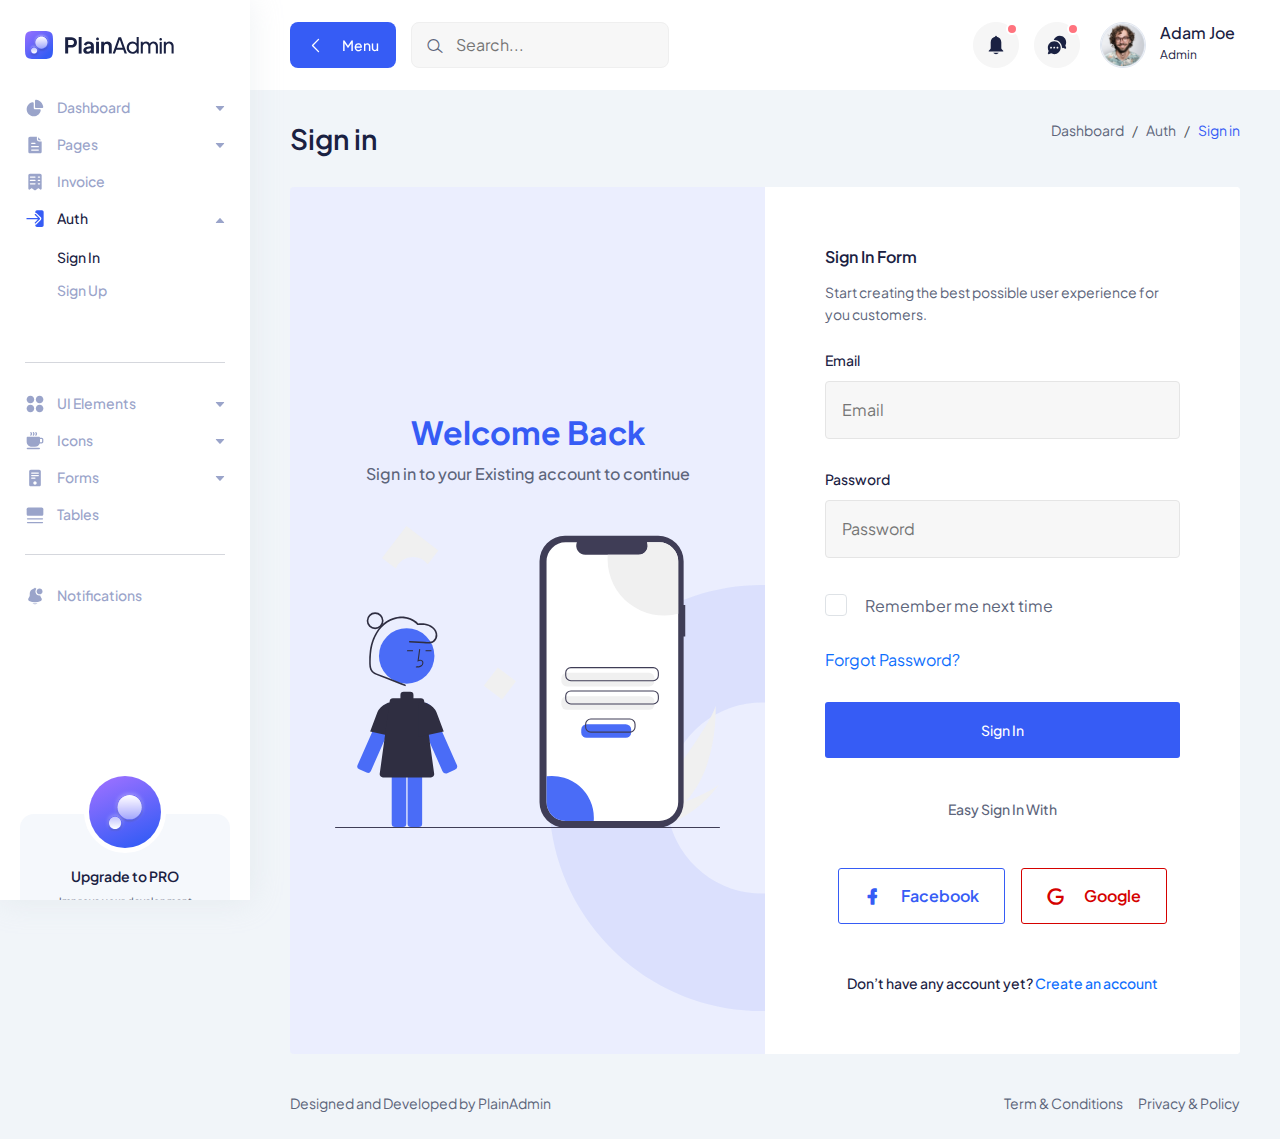
<file: signin.html>
<!DOCTYPE html>
<html lang="en">
  <head>
    <meta charset="UTF-8" />
    <meta http-equiv="X-UA-Compatible" content="IE=edge" />
    <meta name="viewport" content="width=device-width, initial-scale=1.0" />
    <link rel="shortcut icon" href="assets/images/favicon.svg" type="image/x-icon" />
    <title>Sign In | PlainAdmin Demo</title>

    <!-- ========== All CSS files linkup ========= -->
    <link rel="stylesheet" href="assets/css/bootstrap.min.css" />
    <link rel="stylesheet" href="assets/css/lineicons.css" />
    <link rel="stylesheet" href="assets/css/materialdesignicons.min.css" />
    <link rel="stylesheet" href="assets/css/fullcalendar.css" />
    <link rel="stylesheet" href="assets/css/main.css" />
  </head>
  <body>
    <!-- ======== Preloader =========== -->
    <div id="preloader">
      <div class="spinner"></div>
    </div>
    <!-- ======== Preloader =========== -->

    <!-- ======== sidebar-nav start =========== -->
    <aside class="sidebar-nav-wrapper">
      <div class="navbar-logo">
        <a href="index.html">
          <img src="assets/images/logo/logo.svg" alt="logo" />
        </a>
      </div>
      <nav class="sidebar-nav">
        <ul>
          <li class="nav-item nav-item-has-children">
            <a
              href="#0"
              class="collapsed"
              data-bs-toggle="collapse"
              data-bs-target="#ddmenu_1"
              aria-controls="ddmenu_1"
              aria-expanded="false"
              aria-label="Toggle navigation"
            >
              <span class="icon">
                <svg width="20" height="20" viewBox="0 0 20 20" fill="none" xmlns="http://www.w3.org/2000/svg">
                  <path
                    d="M8.74999 18.3333C12.2376 18.3333 15.1364 15.8128 15.7244 12.4941C15.8448 11.8143 15.2737 11.25 14.5833 11.25H9.99999C9.30966 11.25 8.74999 10.6903 8.74999 10V5.41666C8.74999 4.7263 8.18563 4.15512 7.50586 4.27556C4.18711 4.86357 1.66666 7.76243 1.66666 11.25C1.66666 15.162 4.83797 18.3333 8.74999 18.3333Z" />
                  <path
                    d="M17.0833 10C17.7737 10 18.3432 9.43708 18.2408 8.75433C17.7005 5.14918 14.8508 2.29947 11.2457 1.75912C10.5629 1.6568 10 2.2263 10 2.91665V9.16666C10 9.62691 10.3731 10 10.8333 10H17.0833Z" />
                </svg>
              </span>
              <span class="text">Dashboard</span>
            </a>
            <ul id="ddmenu_1" class="collapse dropdown-nav">
              <li>
                <a href="index.html"> eCommerce </a>
              </li>
            </ul>
          </li>
          <li class="nav-item nav-item-has-children">
            <a
              href="#0"
              class="collapsed"
              data-bs-toggle="collapse"
              data-bs-target="#ddmenu_2"
              aria-controls="ddmenu_2"
              aria-expanded="false"
              aria-label="Toggle navigation"
            >
              <span class="icon">
                <svg width="20" height="20" viewBox="0 0 20 20" fill="none" xmlns="http://www.w3.org/2000/svg">
                  <path
                    d="M11.8097 1.66667C11.8315 1.66667 11.8533 1.6671 11.875 1.66796V4.16667C11.875 5.43232 12.901 6.45834 14.1667 6.45834H16.6654C16.6663 6.48007 16.6667 6.50186 16.6667 6.5237V16.6667C16.6667 17.5872 15.9205 18.3333 15 18.3333H5.00001C4.07954 18.3333 3.33334 17.5872 3.33334 16.6667V3.33334C3.33334 2.41286 4.07954 1.66667 5.00001 1.66667H11.8097ZM6.66668 7.70834C6.3215 7.70834 6.04168 7.98816 6.04168 8.33334C6.04168 8.67851 6.3215 8.95834 6.66668 8.95834H10C10.3452 8.95834 10.625 8.67851 10.625 8.33334C10.625 7.98816 10.3452 7.70834 10 7.70834H6.66668ZM6.04168 11.6667C6.04168 12.0118 6.3215 12.2917 6.66668 12.2917H13.3333C13.6785 12.2917 13.9583 12.0118 13.9583 11.6667C13.9583 11.3215 13.6785 11.0417 13.3333 11.0417H6.66668C6.3215 11.0417 6.04168 11.3215 6.04168 11.6667ZM6.66668 14.375C6.3215 14.375 6.04168 14.6548 6.04168 15C6.04168 15.3452 6.3215 15.625 6.66668 15.625H13.3333C13.6785 15.625 13.9583 15.3452 13.9583 15C13.9583 14.6548 13.6785 14.375 13.3333 14.375H6.66668Z" />
                  <path
                    d="M13.125 2.29167L16.0417 5.20834H14.1667C13.5913 5.20834 13.125 4.74197 13.125 4.16667V2.29167Z" />
                </svg>
              </span>
              <span class="text">Pages</span>
            </a>
            <ul id="ddmenu_2" class="collapse dropdown-nav">
              <li>
                <a href="settings.html"> Settings </a>
              </li>
              <li>
                <a href="blank-page.html"> Blank Page </a>
              </li>
            </ul>
          </li>
          <li class="nav-item">
            <a href="invoice.html">
              <span class="icon">
                <svg width="20" height="20" viewBox="0 0 20 20" fill="none" xmlns="http://www.w3.org/2000/svg">
                  <path
                    d="M3.33334 3.35442C3.33334 2.4223 4.07954 1.66666 5.00001 1.66666H15C15.9205 1.66666 16.6667 2.4223 16.6667 3.35442V16.8565C16.6667 17.5519 15.8827 17.9489 15.3333 17.5317L13.8333 16.3924C13.537 16.1673 13.1297 16.1673 12.8333 16.3924L10.5 18.1646C10.2037 18.3896 9.79634 18.3896 9.50001 18.1646L7.16668 16.3924C6.87038 16.1673 6.46298 16.1673 6.16668 16.3924L4.66668 17.5317C4.11731 17.9489 3.33334 17.5519 3.33334 16.8565V3.35442ZM4.79168 5.04218C4.79168 5.39173 5.0715 5.6751 5.41668 5.6751H10C10.3452 5.6751 10.625 5.39173 10.625 5.04218C10.625 4.69264 10.3452 4.40927 10 4.40927H5.41668C5.0715 4.40927 4.79168 4.69264 4.79168 5.04218ZM5.41668 7.7848C5.0715 7.7848 4.79168 8.06817 4.79168 8.41774C4.79168 8.76724 5.0715 9.05066 5.41668 9.05066H10C10.3452 9.05066 10.625 8.76724 10.625 8.41774C10.625 8.06817 10.3452 7.7848 10 7.7848H5.41668ZM4.79168 11.7932C4.79168 12.1428 5.0715 12.4262 5.41668 12.4262H10C10.3452 12.4262 10.625 12.1428 10.625 11.7932C10.625 11.4437 10.3452 11.1603 10 11.1603H5.41668C5.0715 11.1603 4.79168 11.4437 4.79168 11.7932ZM13.3333 4.40927C12.9882 4.40927 12.7083 4.69264 12.7083 5.04218C12.7083 5.39173 12.9882 5.6751 13.3333 5.6751H14.5833C14.9285 5.6751 15.2083 5.39173 15.2083 5.04218C15.2083 4.69264 14.9285 4.40927 14.5833 4.40927H13.3333ZM12.7083 8.41774C12.7083 8.76724 12.9882 9.05066 13.3333 9.05066H14.5833C14.9285 9.05066 15.2083 8.76724 15.2083 8.41774C15.2083 8.06817 14.9285 7.7848 14.5833 7.7848H13.3333C12.9882 7.7848 12.7083 8.06817 12.7083 8.41774ZM13.3333 11.1603C12.9882 11.1603 12.7083 11.4437 12.7083 11.7932C12.7083 12.1428 12.9882 12.4262 13.3333 12.4262H14.5833C14.9285 12.4262 15.2083 12.1428 15.2083 11.7932C15.2083 11.4437 14.9285 11.1603 14.5833 11.1603H13.3333Z" />
                </svg>
              </span>
              <span class="text">Invoice</span>
            </a>
          </li>
          <li class="nav-item nav-item-has-children">
            <a
              href="#0"
              class=""
              data-bs-toggle="collapse"
              data-bs-target="#ddmenu_3"
              aria-controls="ddmenu_3"
              aria-expanded="true"
              aria-label="Toggle navigation"
            >
              <span class="icon">
                <svg width="20" height="20" viewBox="0 0 20 20" fill="none" xmlns="http://www.w3.org/2000/svg">
                  <path
                    d="M14.9211 10.1294C15.1652 9.88534 15.1652 9.48967 14.9211 9.24559L10.7544 5.0789C10.5103 4.83482 10.1147 4.83482 9.87057 5.0789C9.62649 5.32297 9.62649 5.71871 9.87057 5.96278L12.9702 9.06251H1.97916C1.63398 9.06251 1.35416 9.34234 1.35416 9.68751C1.35416 10.0327 1.63398 10.3125 1.97916 10.3125H12.9702L9.87057 13.4123C9.62649 13.6563 9.62649 14.052 9.87057 14.2961C10.1147 14.5402 10.5103 14.5402 10.7544 14.2961L14.9211 10.1294Z" />
                  <path
                    d="M11.6383 15.18L15.805 11.0133C16.5373 10.2811 16.5373 9.09391 15.805 8.36166L11.6383 4.195C11.2722 3.82888 10.7923 3.64582 10.3125 3.64582V3.02082C10.3125 2.10035 11.0587 1.35416 11.9792 1.35416H16.9792C17.8997 1.35416 18.6458 2.10035 18.6458 3.02082V16.3542C18.6458 17.2747 17.8997 18.0208 16.9792 18.0208H11.9792C11.0587 18.0208 10.3125 17.2747 10.3125 16.3542V15.7292C10.7923 15.7292 11.2722 15.5461 11.6383 15.18Z" />
                </svg>
              </span>
              <span class="text">Auth</span>
            </a>
            <ul id="ddmenu_3" class="collapsed show dropdown-nav">
              <li>
                <a href="signin.html" class="active"> Sign In </a>
              </li>
              <li>
                <a href="signup.html"> Sign Up </a>
              </li>
            </ul>
          </li>
          <span class="divider"><hr /></span>
          <li class="nav-item nav-item-has-children">
            <a
              href="#0"
              class="collapsed"
              data-bs-toggle="collapse"
              data-bs-target="#ddmenu_4"
              aria-controls="ddmenu_4"
              aria-expanded="false"
              aria-label="Toggle navigation"
            >
              <span class="icon">
                <svg width="20" height="20" viewBox="0 0 20 20" fill="none" xmlns="http://www.w3.org/2000/svg">
                  <path
                    d="M1.66666 5.41669C1.66666 3.34562 3.34559 1.66669 5.41666 1.66669C7.48772 1.66669 9.16666 3.34562 9.16666 5.41669C9.16666 7.48775 7.48772 9.16669 5.41666 9.16669C3.34559 9.16669 1.66666 7.48775 1.66666 5.41669Z" />
                  <path
                    d="M1.66666 14.5834C1.66666 12.5123 3.34559 10.8334 5.41666 10.8334C7.48772 10.8334 9.16666 12.5123 9.16666 14.5834C9.16666 16.6545 7.48772 18.3334 5.41666 18.3334C3.34559 18.3334 1.66666 16.6545 1.66666 14.5834Z" />
                  <path
                    d="M10.8333 5.41669C10.8333 3.34562 12.5123 1.66669 14.5833 1.66669C16.6544 1.66669 18.3333 3.34562 18.3333 5.41669C18.3333 7.48775 16.6544 9.16669 14.5833 9.16669C12.5123 9.16669 10.8333 7.48775 10.8333 5.41669Z" />
                  <path
                    d="M10.8333 14.5834C10.8333 12.5123 12.5123 10.8334 14.5833 10.8334C16.6544 10.8334 18.3333 12.5123 18.3333 14.5834C18.3333 16.6545 16.6544 18.3334 14.5833 18.3334C12.5123 18.3334 10.8333 16.6545 10.8333 14.5834Z" />
                </svg>
              </span>
              <span class="text">UI Elements </span>
            </a>
            <ul id="ddmenu_4" class="collapse dropdown-nav">
              <li>
                <a href="alerts.html"> Alerts </a>
              </li>
              <li>
                <a href="buttons.html"> Buttons </a>
              </li>
              <li>
                <a href="cards.html"> Cards </a>
              </li>
              <li>
                <a href="typography.html"> Typography </a>
              </li>
            </ul>
          </li>
          <li class="nav-item nav-item-has-children">
            <a
              href="#0"
              class="collapsed"
              data-bs-toggle="collapse"
              data-bs-target="#ddmenu_55"
              aria-controls="ddmenu_55"
              aria-expanded="false"
              aria-label="Toggle navigation"
            >
              <span class="icon">
                <svg width="20" height="20" viewBox="0 0 20 20" fill="none" xmlns="http://www.w3.org/2000/svg">
                  <path
                    d="M5.48663 1.1466C5.77383 0.955131 6.16188 1.03274 6.35335 1.31994L6.87852 2.10769C7.20508 2.59755 7.20508 3.23571 6.87852 3.72556L6.35335 4.51331C6.16188 4.80052 5.77383 4.87813 5.48663 4.68666C5.19943 4.49519 5.12182 4.10715 5.31328 3.81994L5.83845 3.03219C5.88511 2.96221 5.88511 2.87105 5.83845 2.80106L5.31328 2.01331C5.12182 1.72611 5.19943 1.33806 5.48663 1.1466Z" />
                  <path
                    d="M2.49999 5.83331C2.03976 5.83331 1.66666 6.2064 1.66666 6.66665V10.8333C1.66666 13.5948 3.90523 15.8333 6.66666 15.8333H9.99999C12.1856 15.8333 14.0436 14.431 14.7235 12.4772C14.8134 12.4922 14.9058 12.5 15 12.5H16.6667C17.5872 12.5 18.3333 11.7538 18.3333 10.8333V8.33331C18.3333 7.41284 17.5872 6.66665 16.6667 6.66665H15C15 6.2064 14.6269 5.83331 14.1667 5.83331H2.49999ZM14.9829 11.2496C14.9942 11.1123 15 10.9735 15 10.8333V7.91665H16.6667C16.8967 7.91665 17.0833 8.10319 17.0833 8.33331V10.8333C17.0833 11.0634 16.8967 11.25 16.6667 11.25H15L14.9898 11.2498L14.9829 11.2496Z" />
                  <path
                    d="M8.85332 1.31994C8.6619 1.03274 8.27383 0.955131 7.98663 1.1466C7.69943 1.33806 7.62182 1.72611 7.81328 2.01331L8.33848 2.80106C8.38507 2.87105 8.38507 2.96221 8.33848 3.03219L7.81328 3.81994C7.62182 4.10715 7.69943 4.49519 7.98663 4.68666C8.27383 4.87813 8.6619 4.80052 8.85332 4.51331L9.37848 3.72556C9.70507 3.23571 9.70507 2.59755 9.37848 2.10769L8.85332 1.31994Z" />
                  <path
                    d="M10.4867 1.1466C10.7738 0.955131 11.1619 1.03274 11.3533 1.31994L11.8785 2.10769C12.2051 2.59755 12.2051 3.23571 11.8785 3.72556L11.3533 4.51331C11.1619 4.80052 10.7738 4.87813 10.4867 4.68666C10.1994 4.49519 10.1218 4.10715 10.3133 3.81994L10.8385 3.03219C10.8851 2.96221 10.8851 2.87105 10.8385 2.80106L10.3133 2.01331C10.1218 1.72611 10.1994 1.33806 10.4867 1.1466Z" />
                  <path
                    d="M2.49999 16.6667C2.03976 16.6667 1.66666 17.0398 1.66666 17.5C1.66666 17.9602 2.03976 18.3334 2.49999 18.3334H14.1667C14.6269 18.3334 15 17.9602 15 17.5C15 17.0398 14.6269 16.6667 14.1667 16.6667H2.49999Z" />
                </svg>
              </span>
              <span class="text">Icons</span>
            </a>
            <ul id="ddmenu_55" class="collapse dropdown-nav">
              <li>
                <a href="icons.html"> LineIcons </a>
              </li>
              <li>
                <a href="mdi-icons.html"> MDI Icons </a>
              </li>
            </ul>
          </li>
          <li class="nav-item nav-item-has-children">
            <a
              href="#0"
              class="collapsed"
              data-bs-toggle="collapse"
              data-bs-target="#ddmenu_5"
              aria-controls="ddmenu_5"
              aria-expanded="false"
              aria-label="Toggle navigation"
            >
              <span class="icon">
                <svg width="20" height="20" viewBox="0 0 20 20" fill="none" xmlns="http://www.w3.org/2000/svg">
                  <path
                    d="M4.16666 3.33335C4.16666 2.41288 4.91285 1.66669 5.83332 1.66669H14.1667C15.0872 1.66669 15.8333 2.41288 15.8333 3.33335V16.6667C15.8333 17.5872 15.0872 18.3334 14.1667 18.3334H5.83332C4.91285 18.3334 4.16666 17.5872 4.16666 16.6667V3.33335ZM6.04166 5.00002C6.04166 5.3452 6.32148 5.62502 6.66666 5.62502H13.3333C13.6785 5.62502 13.9583 5.3452 13.9583 5.00002C13.9583 4.65485 13.6785 4.37502 13.3333 4.37502H6.66666C6.32148 4.37502 6.04166 4.65485 6.04166 5.00002ZM6.66666 6.87502C6.32148 6.87502 6.04166 7.15485 6.04166 7.50002C6.04166 7.8452 6.32148 8.12502 6.66666 8.12502H13.3333C13.6785 8.12502 13.9583 7.8452 13.9583 7.50002C13.9583 7.15485 13.6785 6.87502 13.3333 6.87502H6.66666ZM6.04166 10C6.04166 10.3452 6.32148 10.625 6.66666 10.625H9.99999C10.3452 10.625 10.625 10.3452 10.625 10C10.625 9.65485 10.3452 9.37502 9.99999 9.37502H6.66666C6.32148 9.37502 6.04166 9.65485 6.04166 10ZM9.99999 16.6667C10.9205 16.6667 11.6667 15.9205 11.6667 15C11.6667 14.0795 10.9205 13.3334 9.99999 13.3334C9.07949 13.3334 8.33332 14.0795 8.33332 15C8.33332 15.9205 9.07949 16.6667 9.99999 16.6667Z" />
                </svg>
              </span>
              <span class="text"> Forms </span>
            </a>
            <ul id="ddmenu_5" class="collapse dropdown-nav">
              <li>
                <a href="form-elements.html"> Form Elements </a>
              </li>
            </ul>
          </li>
          <li class="nav-item">
            <a href="tables.html">
              <span class="icon">
                <svg width="20" height="20" viewBox="0 0 20 20" fill="none" xmlns="http://www.w3.org/2000/svg">
                  <path
                    d="M1.66666 4.16667C1.66666 3.24619 2.41285 2.5 3.33332 2.5H16.6667C17.5872 2.5 18.3333 3.24619 18.3333 4.16667V9.16667C18.3333 10.0872 17.5872 10.8333 16.6667 10.8333H3.33332C2.41285 10.8333 1.66666 10.0872 1.66666 9.16667V4.16667Z" />
                  <path
                    d="M1.875 13.75C1.875 13.4048 2.15483 13.125 2.5 13.125H17.5C17.8452 13.125 18.125 13.4048 18.125 13.75C18.125 14.0952 17.8452 14.375 17.5 14.375H2.5C2.15483 14.375 1.875 14.0952 1.875 13.75Z" />
                  <path
                    d="M2.5 16.875C2.15483 16.875 1.875 17.1548 1.875 17.5C1.875 17.8452 2.15483 18.125 2.5 18.125H17.5C17.8452 18.125 18.125 17.8452 18.125 17.5C18.125 17.1548 17.8452 16.875 17.5 16.875H2.5Z" />
                </svg>
              </span>
              <span class="text">Tables</span>
            </a>
          </li>
          <span class="divider"><hr /></span>

          <li class="nav-item">
            <a href="notification.html">
              <span class="icon">
                <svg width="20" height="20" viewBox="0 0 20 20" fill="none" xmlns="http://www.w3.org/2000/svg">
                  <path
                    d="M10.8333 2.50008C10.8333 2.03984 10.4602 1.66675 9.99999 1.66675C9.53975 1.66675 9.16666 2.03984 9.16666 2.50008C9.16666 2.96032 9.53975 3.33341 9.99999 3.33341C10.4602 3.33341 10.8333 2.96032 10.8333 2.50008Z" />
                  <path
                    d="M17.5 5.41673C17.5 7.02756 16.1942 8.33339 14.5833 8.33339C12.9725 8.33339 11.6667 7.02756 11.6667 5.41673C11.6667 3.80589 12.9725 2.50006 14.5833 2.50006C16.1942 2.50006 17.5 3.80589 17.5 5.41673Z" />
                  <path
                    d="M11.4272 2.69637C10.9734 2.56848 10.4947 2.50006 10 2.50006C7.10054 2.50006 4.75003 4.85057 4.75003 7.75006V9.20873C4.75003 9.72814 4.62082 10.2393 4.37404 10.6963L3.36705 12.5611C2.89938 13.4272 3.26806 14.5081 4.16749 14.9078C7.88074 16.5581 12.1193 16.5581 15.8326 14.9078C16.732 14.5081 17.1007 13.4272 16.633 12.5611L15.626 10.6963C15.43 10.3333 15.3081 9.93606 15.2663 9.52773C15.0441 9.56431 14.8159 9.58339 14.5833 9.58339C12.2822 9.58339 10.4167 7.71791 10.4167 5.41673C10.4167 4.37705 10.7975 3.42631 11.4272 2.69637Z" />
                  <path
                    d="M7.48901 17.1925C8.10004 17.8918 8.99841 18.3335 10 18.3335C11.0016 18.3335 11.9 17.8918 12.511 17.1925C10.8482 17.4634 9.15183 17.4634 7.48901 17.1925Z" />
                </svg>
              </span>
              <span class="text">Notifications</span>
            </a>
          </li>
        </ul>
      </nav>
      <div class="promo-box">
        <div class="promo-icon">
          <img class="mx-auto" src="./assets/images/logo/logo-icon-big.svg" alt="Logo">
        </div>
        <h3>Upgrade to PRO</h3>
        <p>Improve your development process and start doing more with PlainAdmin PRO!</p>
        <a href="https://plainadmin.com/pro" target="_blank" rel="nofollow" class="main-btn primary-btn btn-hover">
          Upgrade to PRO
        </a>
      </div>
    </aside>
    <div class="overlay"></div>
    <!-- ======== sidebar-nav end =========== -->

    <!-- ======== main-wrapper start =========== -->
    <main class="main-wrapper">
      <!-- ========== header start ========== -->
      <header class="header">
        <div class="container-fluid">
          <div class="row">
            <div class="col-lg-5 col-md-5 col-6">
              <div class="header-left d-flex align-items-center">
                <div class="menu-toggle-btn mr-15">
                  <button id="menu-toggle" class="main-btn primary-btn btn-hover">
                    <i class="lni lni-chevron-left me-2"></i> Menu
                  </button>
                </div>
                <div class="header-search d-none d-md-flex">
                  <form action="#">
                    <input type="text" placeholder="Search..." />
                    <button><i class="lni lni-search-alt"></i></button>
                  </form>
                </div>
              </div>
            </div>
            <div class="col-lg-7 col-md-7 col-6">
              <div class="header-right">
                <!-- notification start -->
                <div class="notification-box ml-15 d-none d-md-flex">
                  <button class="dropdown-toggle" type="button" id="notification" data-bs-toggle="dropdown"
                    aria-expanded="false">
                    <svg width="22" height="22" viewBox="0 0 22 22" fill="none" xmlns="http://www.w3.org/2000/svg">
                      <path
                        d="M11 20.1667C9.88317 20.1667 8.88718 19.63 8.23901 18.7917H13.761C13.113 19.63 12.1169 20.1667 11 20.1667Z"
                        fill="" />
                      <path
                        d="M10.1157 2.74999C10.1157 2.24374 10.5117 1.83333 11 1.83333C11.4883 1.83333 11.8842 2.24374 11.8842 2.74999V2.82604C14.3932 3.26245 16.3051 5.52474 16.3051 8.24999V14.287C16.3051 14.5301 16.3982 14.7633 16.564 14.9352L18.2029 16.6342C18.4814 16.9229 18.2842 17.4167 17.8903 17.4167H4.10961C3.71574 17.4167 3.5185 16.9229 3.797 16.6342L5.43589 14.9352C5.6017 14.7633 5.69485 14.5301 5.69485 14.287V8.24999C5.69485 5.52474 7.60672 3.26245 10.1157 2.82604V2.74999Z"
                        fill="" />
                    </svg>
                    <span></span>
                  </button>
                  <ul class="dropdown-menu dropdown-menu-end" aria-labelledby="notification">
                    <li>
                      <a href="#0">
                        <div class="image">
                          <img src="assets/images/lead/lead-6.png" alt="" />
                        </div>
                        <div class="content">
                          <h6>
                            John Doe
                            <span class="text-regular">
                              comment on a product.
                            </span>
                          </h6>
                          <p>
                            Lorem ipsum dolor sit amet, consect etur adipiscing
                            elit Vivamus tortor.
                          </p>
                          <span>10 mins ago</span>
                        </div>
                      </a>
                    </li>
                    <li>
                      <a href="#0">
                        <div class="image">
                          <img src="assets/images/lead/lead-1.png" alt="" />
                        </div>
                        <div class="content">
                          <h6>
                            Jonathon
                            <span class="text-regular">
                              like on a product.
                            </span>
                          </h6>
                          <p>
                            Lorem ipsum dolor sit amet, consect etur adipiscing
                            elit Vivamus tortor.
                          </p>
                          <span>10 mins ago</span>
                        </div>
                      </a>
                    </li>
                  </ul>
                </div>
                <!-- notification end -->
                <!-- message start -->
                <div class="header-message-box ml-15 d-none d-md-flex">
                  <button class="dropdown-toggle" type="button" id="message" data-bs-toggle="dropdown"
                    aria-expanded="false">
                    <svg width="22" height="22" viewBox="0 0 22 22" fill="none" xmlns="http://www.w3.org/2000/svg">
                      <path
                        d="M7.74866 5.97421C7.91444 5.96367 8.08162 5.95833 8.25005 5.95833C12.5532 5.95833 16.0417 9.4468 16.0417 13.75C16.0417 13.9184 16.0364 14.0856 16.0259 14.2514C16.3246 14.138 16.6127 14.003 16.8883 13.8482L19.2306 14.629C19.7858 14.8141 20.3141 14.2858 20.129 13.7306L19.3482 11.3882C19.8694 10.4604 20.1667 9.38996 20.1667 8.25C20.1667 4.70617 17.2939 1.83333 13.75 1.83333C11.0077 1.83333 8.66702 3.55376 7.74866 5.97421Z"
                        fill="" />
                      <path
                        d="M14.6667 13.75C14.6667 17.2938 11.7939 20.1667 8.25004 20.1667C7.11011 20.1667 6.03962 19.8694 5.11182 19.3482L2.76946 20.129C2.21421 20.3141 1.68597 19.7858 1.87105 19.2306L2.65184 16.8882C2.13062 15.9604 1.83338 14.89 1.83338 13.75C1.83338 10.2062 4.70622 7.33333 8.25004 7.33333C11.7939 7.33333 14.6667 10.2062 14.6667 13.75ZM5.95838 13.75C5.95838 13.2437 5.54797 12.8333 5.04171 12.8333C4.53545 12.8333 4.12504 13.2437 4.12504 13.75C4.12504 14.2563 4.53545 14.6667 5.04171 14.6667C5.54797 14.6667 5.95838 14.2563 5.95838 13.75ZM9.16671 13.75C9.16671 13.2437 8.7563 12.8333 8.25004 12.8333C7.74379 12.8333 7.33338 13.2437 7.33338 13.75C7.33338 14.2563 7.74379 14.6667 8.25004 14.6667C8.7563 14.6667 9.16671 14.2563 9.16671 13.75ZM11.4584 14.6667C11.9647 14.6667 12.375 14.2563 12.375 13.75C12.375 13.2437 11.9647 12.8333 11.4584 12.8333C10.9521 12.8333 10.5417 13.2437 10.5417 13.75C10.5417 14.2563 10.9521 14.6667 11.4584 14.6667Z"
                        fill="" />
                    </svg>
                    <span></span>
                  </button>
                  <ul class="dropdown-menu dropdown-menu-end" aria-labelledby="message">
                    <li>
                      <a href="#0">
                        <div class="image">
                          <img src="assets/images/lead/lead-5.png" alt="" />
                        </div>
                        <div class="content">
                          <h6>Jacob Jones</h6>
                          <p>Hey!I can across your profile and ...</p>
                          <span>10 mins ago</span>
                        </div>
                      </a>
                    </li>
                    <li>
                      <a href="#0">
                        <div class="image">
                          <img src="assets/images/lead/lead-3.png" alt="" />
                        </div>
                        <div class="content">
                          <h6>John Doe</h6>
                          <p>Would you mind please checking out</p>
                          <span>12 mins ago</span>
                        </div>
                      </a>
                    </li>
                    <li>
                      <a href="#0">
                        <div class="image">
                          <img src="assets/images/lead/lead-2.png" alt="" />
                        </div>
                        <div class="content">
                          <h6>Anee Lee</h6>
                          <p>Hey! are you available for freelance?</p>
                          <span>1h ago</span>
                        </div>
                      </a>
                    </li>
                  </ul>
                </div>
                <!-- message end -->
                <!-- profile start -->
                <div class="profile-box ml-15">
                  <button class="dropdown-toggle bg-transparent border-0" type="button" id="profile"
                    data-bs-toggle="dropdown" aria-expanded="false">
                    <div class="profile-info">
                      <div class="info">
                        <div class="image">
                          <img src="assets/images/profile/profile-image.png" alt="" />
                        </div>
                        <div>
                          <h6 class="fw-500">Adam Joe</h6>
                          <p>Admin</p>
                        </div>
                      </div>
                    </div>
                  </button>
                  <ul class="dropdown-menu dropdown-menu-end" aria-labelledby="profile">
                    <li>
                      <div class="author-info flex items-center !p-1">
                        <div class="image">
                          <img src="assets/images/profile/profile-image.png" alt="image">
                        </div>
                        <div class="content">
                          <h4 class="text-sm">Adam Joe</h4>
                          <a class="text-black/40 dark:text-white/40 hover:text-black dark:hover:text-white text-xs"
                            href="#">Email@gmail.com</a>
                        </div>
                      </div>
                    </li>
                    <li class="divider"></li>
                    <li>
                      <a href="#0">
                        <i class="lni lni-user"></i> View Profile
                      </a>
                    </li>
                    <li>
                      <a href="#0">
                        <i class="lni lni-alarm"></i> Notifications
                      </a>
                    </li>
                    <li>
                      <a href="#0"> <i class="lni lni-inbox"></i> Messages </a>
                    </li>
                    <li>
                      <a href="#0"> <i class="lni lni-cog"></i> Settings </a>
                    </li>
                    <li class="divider"></li>
                    <li>
                      <a href="#0"> <i class="lni lni-exit"></i> Sign Out </a>
                    </li>
                  </ul>
                </div>
                <!-- profile end -->
              </div>
            </div>
          </div>
        </div>
      </header>
      <!-- ========== header end ========== -->

      <!-- ========== signin-section start ========== -->
      <section class="signin-section">
        <div class="container-fluid">
          <!-- ========== title-wrapper start ========== -->
          <div class="title-wrapper pt-30">
            <div class="row align-items-center">
              <div class="col-md-6">
                <div class="title">
                  <h2>Sign in</h2>
                </div>
              </div>
              <!-- end col -->
              <div class="col-md-6">
                <div class="breadcrumb-wrapper">
                  <nav aria-label="breadcrumb">
                    <ol class="breadcrumb">
                      <li class="breadcrumb-item">
                        <a href="#0">Dashboard</a>
                      </li>
                      <li class="breadcrumb-item"><a href="#0">Auth</a></li>
                      <li class="breadcrumb-item active" aria-current="page">
                        Sign in
                      </li>
                    </ol>
                  </nav>
                </div>
              </div>
              <!-- end col -->
            </div>
            <!-- end row -->
          </div>
          <!-- ========== title-wrapper end ========== -->

          <div class="row g-0 auth-row">
            <div class="col-lg-6">
              <div class="auth-cover-wrapper bg-primary-100">
                <div class="auth-cover">
                  <div class="title text-center">
                    <h1 class="text-primary mb-10">Welcome Back</h1>
                    <p class="text-medium">
                      Sign in to your Existing account to continue
                    </p>
                  </div>
                  <div class="cover-image">
                    <img src="assets/images/auth/signin-image.svg" alt="" />
                  </div>
                  <div class="shape-image">
                    <img src="assets/images/auth/shape.svg" alt="" />
                  </div>
                </div>
              </div>
            </div>
            <!-- end col -->
            <div class="col-lg-6">
              <div class="signin-wrapper">
                <div class="form-wrapper">
                  <h6 class="mb-15">Sign In Form</h6>
                  <p class="text-sm mb-25">
                    Start creating the best possible user experience for you
                    customers.
                  </p>
                  <form action="#">
                    <div class="row">
                      <div class="col-12">
                        <div class="input-style-1">
                          <label>Email</label>
                          <input type="email" placeholder="Email" />
                        </div>
                      </div>
                      <!-- end col -->
                      <div class="col-12">
                        <div class="input-style-1">
                          <label>Password</label>
                          <input type="password" placeholder="Password" />
                        </div>
                      </div>
                      <!-- end col -->
                      <div class="col-xxl-6 col-lg-12 col-md-6">
                        <div class="form-check checkbox-style mb-30">
                          <input class="form-check-input" type="checkbox" value="" id="checkbox-remember" />
                          <label class="form-check-label" for="checkbox-remember">
                            Remember me next time</label>
                        </div>
                      </div>
                      <!-- end col -->
                      <div class="col-xxl-6 col-lg-12 col-md-6">
                        <div class="text-start text-md-end text-lg-start text-xxl-end mb-30">
                          <a href="reset-password.html" class="hover-underline">
                            Forgot Password?
                          </a>
                        </div>
                      </div>
                      <!-- end col -->
                      <div class="col-12">
                        <div class="button-group d-flex justify-content-center flex-wrap">
                          <button class="main-btn primary-btn btn-hover w-100 text-center">
                            Sign In
                          </button>
                        </div>
                      </div>
                    </div>
                    <!-- end row -->
                  </form>
                  <div class="singin-option pt-40">
                    <p class="text-sm text-medium text-center text-gray">
                      Easy Sign In With
                    </p>
                    <div class="button-group pt-40 pb-40 d-flex justify-content-center flex-wrap">
                      <button class="main-btn primary-btn-outline m-2">
                        <i class="lni lni-facebook-fill mr-10"></i>
                        Facebook
                      </button>
                      <button class="main-btn danger-btn-outline m-2">
                        <i class="lni lni-google mr-10"></i>
                        Google
                      </button>
                    </div>
                    <p class="text-sm text-medium text-dark text-center">
                      Don’t have any account yet?
                      <a href="signup.html">Create an account</a>
                    </p>
                  </div>
                </div>
              </div>
            </div>
            <!-- end col -->
          </div>
          <!-- end row -->
        </div>
      </section>
      <!-- ========== signin-section end ========== -->

      <!-- ========== footer start =========== -->
      <footer class="footer">
        <div class="container-fluid">
          <div class="row">
            <div class="col-md-6 order-last order-md-first">
              <div class="copyright text-center text-md-start">
                <p class="text-sm">
                  Designed and Developed by
                  <a href="https://plainadmin.com" rel="nofollow" target="_blank">
                    PlainAdmin
                  </a>
                </p>
              </div>
            </div>
            <!-- end col-->
            <div class="col-md-6">
              <div class="terms d-flex justify-content-center justify-content-md-end">
                <a href="#0" class="text-sm">Term & Conditions</a>
                <a href="#0" class="text-sm ml-15">Privacy & Policy</a>
              </div>
            </div>
          </div>
          <!-- end row -->
        </div>
        <!-- end container -->
      </footer>
      <!-- ========== footer end =========== -->
    </main>
    <!-- ======== main-wrapper end =========== -->

    <!-- ========= All Javascript files linkup ======== -->
    <script src="assets/js/bootstrap.bundle.min.js"></script>
    <script src="assets/js/Chart.min.js"></script>
    <script src="assets/js/dynamic-pie-chart.js"></script>
    <script src="assets/js/moment.min.js"></script>
    <script src="assets/js/fullcalendar.js"></script>
    <script src="assets/js/jvectormap.min.js"></script>
    <script src="assets/js/world-merc.js"></script>
    <script src="assets/js/polyfill.js"></script>
    <script src="assets/js/main.js"></script>
  </body>
</html>
</file>
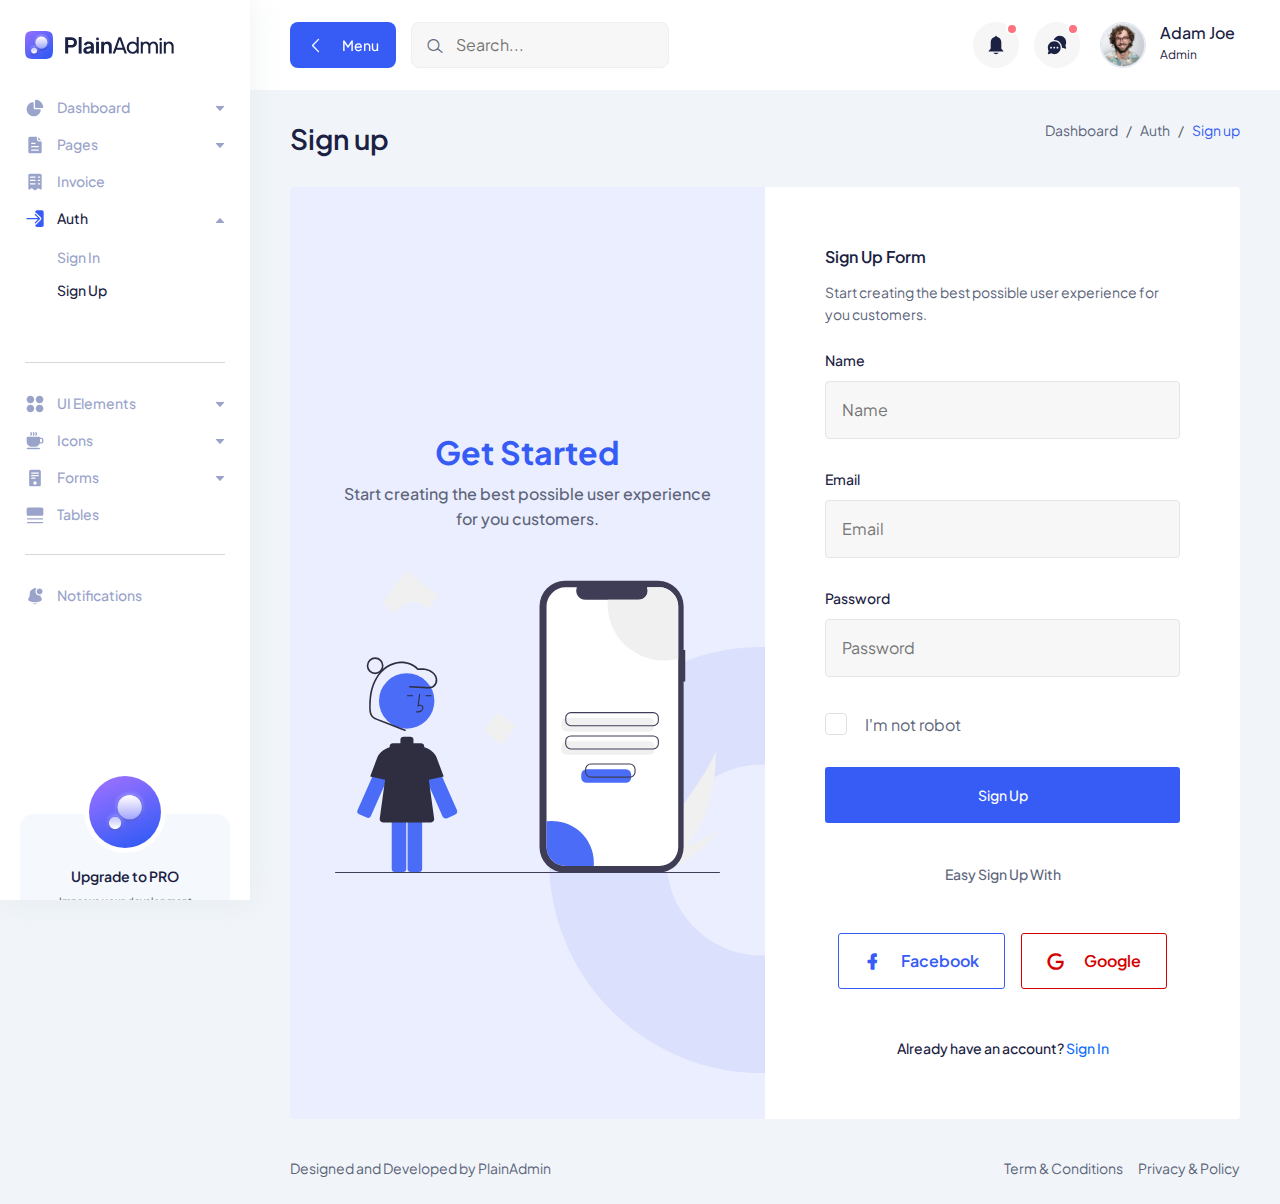
<file: signup.html>
<!DOCTYPE html>
<html lang="en">
  <head>
    <meta charset="UTF-8" />
    <meta http-equiv="X-UA-Compatible" content="IE=edge" />
    <meta name="viewport" content="width=device-width, initial-scale=1.0" />
    <link rel="shortcut icon" href="assets/images/favicon.svg" type="image/x-icon" />
    <title>Sign Up | PlainAdmin Demo</title>

    <!-- ========== All CSS files linkup ========= -->
    <link rel="stylesheet" href="assets/css/bootstrap.min.css" />
    <link rel="stylesheet" href="assets/css/lineicons.css" />
    <link rel="stylesheet" href="assets/css/materialdesignicons.min.css" />
    <link rel="stylesheet" href="assets/css/fullcalendar.css" />
    <link rel="stylesheet" href="assets/css/main.css" />
  </head>
  <body>
    <!-- ======== Preloader =========== -->
    <div id="preloader">
      <div class="spinner"></div>
    </div>
    <!-- ======== Preloader =========== -->

    <!-- ======== sidebar-nav start =========== -->
    <aside class="sidebar-nav-wrapper">
      <div class="navbar-logo">
        <a href="index.html">
          <img src="assets/images/logo/logo.svg" alt="logo" />
        </a>
      </div>
      <nav class="sidebar-nav">
        <ul>
          <li class="nav-item nav-item-has-children">
            <a
              href="#0"
              class="collapsed"
              data-bs-toggle="collapse"
              data-bs-target="#ddmenu_1"
              aria-controls="ddmenu_1"
              aria-expanded="false"
              aria-label="Toggle navigation"
            >
              <span class="icon">
                <svg width="20" height="20" viewBox="0 0 20 20" fill="none" xmlns="http://www.w3.org/2000/svg">
                  <path
                    d="M8.74999 18.3333C12.2376 18.3333 15.1364 15.8128 15.7244 12.4941C15.8448 11.8143 15.2737 11.25 14.5833 11.25H9.99999C9.30966 11.25 8.74999 10.6903 8.74999 10V5.41666C8.74999 4.7263 8.18563 4.15512 7.50586 4.27556C4.18711 4.86357 1.66666 7.76243 1.66666 11.25C1.66666 15.162 4.83797 18.3333 8.74999 18.3333Z" />
                  <path
                    d="M17.0833 10C17.7737 10 18.3432 9.43708 18.2408 8.75433C17.7005 5.14918 14.8508 2.29947 11.2457 1.75912C10.5629 1.6568 10 2.2263 10 2.91665V9.16666C10 9.62691 10.3731 10 10.8333 10H17.0833Z" />
                </svg>
              </span>
              <span class="text">Dashboard</span>
            </a>
            <ul id="ddmenu_1" class="collapse dropdown-nav">
              <li>
                <a href="index.html"> eCommerce </a>
              </li>
            </ul>
          </li>
          <li class="nav-item nav-item-has-children">
            <a
              href="#0"
              class="collapsed"
              data-bs-toggle="collapse"
              data-bs-target="#ddmenu_2"
              aria-controls="ddmenu_2"
              aria-expanded="false"
              aria-label="Toggle navigation"
            >
              <span class="icon">
                <svg width="20" height="20" viewBox="0 0 20 20" fill="none" xmlns="http://www.w3.org/2000/svg">
                  <path
                    d="M11.8097 1.66667C11.8315 1.66667 11.8533 1.6671 11.875 1.66796V4.16667C11.875 5.43232 12.901 6.45834 14.1667 6.45834H16.6654C16.6663 6.48007 16.6667 6.50186 16.6667 6.5237V16.6667C16.6667 17.5872 15.9205 18.3333 15 18.3333H5.00001C4.07954 18.3333 3.33334 17.5872 3.33334 16.6667V3.33334C3.33334 2.41286 4.07954 1.66667 5.00001 1.66667H11.8097ZM6.66668 7.70834C6.3215 7.70834 6.04168 7.98816 6.04168 8.33334C6.04168 8.67851 6.3215 8.95834 6.66668 8.95834H10C10.3452 8.95834 10.625 8.67851 10.625 8.33334C10.625 7.98816 10.3452 7.70834 10 7.70834H6.66668ZM6.04168 11.6667C6.04168 12.0118 6.3215 12.2917 6.66668 12.2917H13.3333C13.6785 12.2917 13.9583 12.0118 13.9583 11.6667C13.9583 11.3215 13.6785 11.0417 13.3333 11.0417H6.66668C6.3215 11.0417 6.04168 11.3215 6.04168 11.6667ZM6.66668 14.375C6.3215 14.375 6.04168 14.6548 6.04168 15C6.04168 15.3452 6.3215 15.625 6.66668 15.625H13.3333C13.6785 15.625 13.9583 15.3452 13.9583 15C13.9583 14.6548 13.6785 14.375 13.3333 14.375H6.66668Z" />
                  <path
                    d="M13.125 2.29167L16.0417 5.20834H14.1667C13.5913 5.20834 13.125 4.74197 13.125 4.16667V2.29167Z" />
                </svg>
              </span>
              <span class="text">Pages</span>
            </a>
            <ul id="ddmenu_2" class="collapse dropdown-nav">
              <li>
                <a href="settings.html"> Settings </a>
              </li>
              <li>
                <a href="blank-page.html"> Blank Page </a>
              </li>
            </ul>
          </li>
          <li class="nav-item">
            <a href="invoice.html">
              <span class="icon">
                <svg width="20" height="20" viewBox="0 0 20 20" fill="none" xmlns="http://www.w3.org/2000/svg">
                  <path
                    d="M3.33334 3.35442C3.33334 2.4223 4.07954 1.66666 5.00001 1.66666H15C15.9205 1.66666 16.6667 2.4223 16.6667 3.35442V16.8565C16.6667 17.5519 15.8827 17.9489 15.3333 17.5317L13.8333 16.3924C13.537 16.1673 13.1297 16.1673 12.8333 16.3924L10.5 18.1646C10.2037 18.3896 9.79634 18.3896 9.50001 18.1646L7.16668 16.3924C6.87038 16.1673 6.46298 16.1673 6.16668 16.3924L4.66668 17.5317C4.11731 17.9489 3.33334 17.5519 3.33334 16.8565V3.35442ZM4.79168 5.04218C4.79168 5.39173 5.0715 5.6751 5.41668 5.6751H10C10.3452 5.6751 10.625 5.39173 10.625 5.04218C10.625 4.69264 10.3452 4.40927 10 4.40927H5.41668C5.0715 4.40927 4.79168 4.69264 4.79168 5.04218ZM5.41668 7.7848C5.0715 7.7848 4.79168 8.06817 4.79168 8.41774C4.79168 8.76724 5.0715 9.05066 5.41668 9.05066H10C10.3452 9.05066 10.625 8.76724 10.625 8.41774C10.625 8.06817 10.3452 7.7848 10 7.7848H5.41668ZM4.79168 11.7932C4.79168 12.1428 5.0715 12.4262 5.41668 12.4262H10C10.3452 12.4262 10.625 12.1428 10.625 11.7932C10.625 11.4437 10.3452 11.1603 10 11.1603H5.41668C5.0715 11.1603 4.79168 11.4437 4.79168 11.7932ZM13.3333 4.40927C12.9882 4.40927 12.7083 4.69264 12.7083 5.04218C12.7083 5.39173 12.9882 5.6751 13.3333 5.6751H14.5833C14.9285 5.6751 15.2083 5.39173 15.2083 5.04218C15.2083 4.69264 14.9285 4.40927 14.5833 4.40927H13.3333ZM12.7083 8.41774C12.7083 8.76724 12.9882 9.05066 13.3333 9.05066H14.5833C14.9285 9.05066 15.2083 8.76724 15.2083 8.41774C15.2083 8.06817 14.9285 7.7848 14.5833 7.7848H13.3333C12.9882 7.7848 12.7083 8.06817 12.7083 8.41774ZM13.3333 11.1603C12.9882 11.1603 12.7083 11.4437 12.7083 11.7932C12.7083 12.1428 12.9882 12.4262 13.3333 12.4262H14.5833C14.9285 12.4262 15.2083 12.1428 15.2083 11.7932C15.2083 11.4437 14.9285 11.1603 14.5833 11.1603H13.3333Z" />
                </svg>
              </span>
              <span class="text">Invoice</span>
            </a>
          </li>
          <li class="nav-item nav-item-has-children">
            <a
              href="#0"
              class=""
              data-bs-toggle="collapse"
              data-bs-target="#ddmenu_3"
              aria-controls="ddmenu_3"
              aria-expanded="true"
              aria-label="Toggle navigation"
            >
              <span class="icon">
                <svg width="20" height="20" viewBox="0 0 20 20" fill="none" xmlns="http://www.w3.org/2000/svg">
                  <path
                    d="M14.9211 10.1294C15.1652 9.88534 15.1652 9.48967 14.9211 9.24559L10.7544 5.0789C10.5103 4.83482 10.1147 4.83482 9.87057 5.0789C9.62649 5.32297 9.62649 5.71871 9.87057 5.96278L12.9702 9.06251H1.97916C1.63398 9.06251 1.35416 9.34234 1.35416 9.68751C1.35416 10.0327 1.63398 10.3125 1.97916 10.3125H12.9702L9.87057 13.4123C9.62649 13.6563 9.62649 14.052 9.87057 14.2961C10.1147 14.5402 10.5103 14.5402 10.7544 14.2961L14.9211 10.1294Z" />
                  <path
                    d="M11.6383 15.18L15.805 11.0133C16.5373 10.2811 16.5373 9.09391 15.805 8.36166L11.6383 4.195C11.2722 3.82888 10.7923 3.64582 10.3125 3.64582V3.02082C10.3125 2.10035 11.0587 1.35416 11.9792 1.35416H16.9792C17.8997 1.35416 18.6458 2.10035 18.6458 3.02082V16.3542C18.6458 17.2747 17.8997 18.0208 16.9792 18.0208H11.9792C11.0587 18.0208 10.3125 17.2747 10.3125 16.3542V15.7292C10.7923 15.7292 11.2722 15.5461 11.6383 15.18Z" />
                </svg>
              </span>
              <span class="text">Auth</span>
            </a>
            <ul id="ddmenu_3" class="collapsed show dropdown-nav">
              <li>
                <a href="signin.html"> Sign In </a>
              </li>
              <li>
                <a href="signup.html" class="active"> Sign Up </a>
              </li>
            </ul>
          </li>
          <span class="divider"><hr /></span>
          <li class="nav-item nav-item-has-children">
            <a
              href="#0"
              class="collapsed"
              data-bs-toggle="collapse"
              data-bs-target="#ddmenu_4"
              aria-controls="ddmenu_4"
              aria-expanded="false"
              aria-label="Toggle navigation"
            >
              <span class="icon">
                <svg width="20" height="20" viewBox="0 0 20 20" fill="none" xmlns="http://www.w3.org/2000/svg">
                  <path
                    d="M1.66666 5.41669C1.66666 3.34562 3.34559 1.66669 5.41666 1.66669C7.48772 1.66669 9.16666 3.34562 9.16666 5.41669C9.16666 7.48775 7.48772 9.16669 5.41666 9.16669C3.34559 9.16669 1.66666 7.48775 1.66666 5.41669Z" />
                  <path
                    d="M1.66666 14.5834C1.66666 12.5123 3.34559 10.8334 5.41666 10.8334C7.48772 10.8334 9.16666 12.5123 9.16666 14.5834C9.16666 16.6545 7.48772 18.3334 5.41666 18.3334C3.34559 18.3334 1.66666 16.6545 1.66666 14.5834Z" />
                  <path
                    d="M10.8333 5.41669C10.8333 3.34562 12.5123 1.66669 14.5833 1.66669C16.6544 1.66669 18.3333 3.34562 18.3333 5.41669C18.3333 7.48775 16.6544 9.16669 14.5833 9.16669C12.5123 9.16669 10.8333 7.48775 10.8333 5.41669Z" />
                  <path
                    d="M10.8333 14.5834C10.8333 12.5123 12.5123 10.8334 14.5833 10.8334C16.6544 10.8334 18.3333 12.5123 18.3333 14.5834C18.3333 16.6545 16.6544 18.3334 14.5833 18.3334C12.5123 18.3334 10.8333 16.6545 10.8333 14.5834Z" />
                </svg>
              </span>
              <span class="text">UI Elements </span>
            </a>
            <ul id="ddmenu_4" class="collapse dropdown-nav">
              <li>
                <a href="alerts.html"> Alerts </a>
              </li>
              <li>
                <a href="buttons.html"> Buttons </a>
              </li>
              <li>
                <a href="cards.html"> Cards </a>
              </li>
              <li>
                <a href="typography.html"> Typography </a>
              </li>
            </ul>
          </li>
          <li class="nav-item nav-item-has-children">
            <a
              href="#0"
              class="collapsed"
              data-bs-toggle="collapse"
              data-bs-target="#ddmenu_55"
              aria-controls="ddmenu_55"
              aria-expanded="false"
              aria-label="Toggle navigation"
            >
              <span class="icon">
                <svg width="20" height="20" viewBox="0 0 20 20" fill="none" xmlns="http://www.w3.org/2000/svg">
                  <path
                    d="M5.48663 1.1466C5.77383 0.955131 6.16188 1.03274 6.35335 1.31994L6.87852 2.10769C7.20508 2.59755 7.20508 3.23571 6.87852 3.72556L6.35335 4.51331C6.16188 4.80052 5.77383 4.87813 5.48663 4.68666C5.19943 4.49519 5.12182 4.10715 5.31328 3.81994L5.83845 3.03219C5.88511 2.96221 5.88511 2.87105 5.83845 2.80106L5.31328 2.01331C5.12182 1.72611 5.19943 1.33806 5.48663 1.1466Z" />
                  <path
                    d="M2.49999 5.83331C2.03976 5.83331 1.66666 6.2064 1.66666 6.66665V10.8333C1.66666 13.5948 3.90523 15.8333 6.66666 15.8333H9.99999C12.1856 15.8333 14.0436 14.431 14.7235 12.4772C14.8134 12.4922 14.9058 12.5 15 12.5H16.6667C17.5872 12.5 18.3333 11.7538 18.3333 10.8333V8.33331C18.3333 7.41284 17.5872 6.66665 16.6667 6.66665H15C15 6.2064 14.6269 5.83331 14.1667 5.83331H2.49999ZM14.9829 11.2496C14.9942 11.1123 15 10.9735 15 10.8333V7.91665H16.6667C16.8967 7.91665 17.0833 8.10319 17.0833 8.33331V10.8333C17.0833 11.0634 16.8967 11.25 16.6667 11.25H15L14.9898 11.2498L14.9829 11.2496Z" />
                  <path
                    d="M8.85332 1.31994C8.6619 1.03274 8.27383 0.955131 7.98663 1.1466C7.69943 1.33806 7.62182 1.72611 7.81328 2.01331L8.33848 2.80106C8.38507 2.87105 8.38507 2.96221 8.33848 3.03219L7.81328 3.81994C7.62182 4.10715 7.69943 4.49519 7.98663 4.68666C8.27383 4.87813 8.6619 4.80052 8.85332 4.51331L9.37848 3.72556C9.70507 3.23571 9.70507 2.59755 9.37848 2.10769L8.85332 1.31994Z" />
                  <path
                    d="M10.4867 1.1466C10.7738 0.955131 11.1619 1.03274 11.3533 1.31994L11.8785 2.10769C12.2051 2.59755 12.2051 3.23571 11.8785 3.72556L11.3533 4.51331C11.1619 4.80052 10.7738 4.87813 10.4867 4.68666C10.1994 4.49519 10.1218 4.10715 10.3133 3.81994L10.8385 3.03219C10.8851 2.96221 10.8851 2.87105 10.8385 2.80106L10.3133 2.01331C10.1218 1.72611 10.1994 1.33806 10.4867 1.1466Z" />
                  <path
                    d="M2.49999 16.6667C2.03976 16.6667 1.66666 17.0398 1.66666 17.5C1.66666 17.9602 2.03976 18.3334 2.49999 18.3334H14.1667C14.6269 18.3334 15 17.9602 15 17.5C15 17.0398 14.6269 16.6667 14.1667 16.6667H2.49999Z" />
                </svg>
              </span>
              <span class="text">Icons</span>
            </a>
            <ul id="ddmenu_55" class="collapse dropdown-nav">
              <li>
                <a href="icons.html"> LineIcons </a>
              </li>
              <li>
                <a href="mdi-icons.html"> MDI Icons </a>
              </li>
            </ul>
          </li>
          <li class="nav-item nav-item-has-children">
            <a
              href="#0"
              class="collapsed"
              data-bs-toggle="collapse"
              data-bs-target="#ddmenu_5"
              aria-controls="ddmenu_5"
              aria-expanded="false"
              aria-label="Toggle navigation"
            >
              <span class="icon">
                <svg width="20" height="20" viewBox="0 0 20 20" fill="none" xmlns="http://www.w3.org/2000/svg">
                  <path
                    d="M4.16666 3.33335C4.16666 2.41288 4.91285 1.66669 5.83332 1.66669H14.1667C15.0872 1.66669 15.8333 2.41288 15.8333 3.33335V16.6667C15.8333 17.5872 15.0872 18.3334 14.1667 18.3334H5.83332C4.91285 18.3334 4.16666 17.5872 4.16666 16.6667V3.33335ZM6.04166 5.00002C6.04166 5.3452 6.32148 5.62502 6.66666 5.62502H13.3333C13.6785 5.62502 13.9583 5.3452 13.9583 5.00002C13.9583 4.65485 13.6785 4.37502 13.3333 4.37502H6.66666C6.32148 4.37502 6.04166 4.65485 6.04166 5.00002ZM6.66666 6.87502C6.32148 6.87502 6.04166 7.15485 6.04166 7.50002C6.04166 7.8452 6.32148 8.12502 6.66666 8.12502H13.3333C13.6785 8.12502 13.9583 7.8452 13.9583 7.50002C13.9583 7.15485 13.6785 6.87502 13.3333 6.87502H6.66666ZM6.04166 10C6.04166 10.3452 6.32148 10.625 6.66666 10.625H9.99999C10.3452 10.625 10.625 10.3452 10.625 10C10.625 9.65485 10.3452 9.37502 9.99999 9.37502H6.66666C6.32148 9.37502 6.04166 9.65485 6.04166 10ZM9.99999 16.6667C10.9205 16.6667 11.6667 15.9205 11.6667 15C11.6667 14.0795 10.9205 13.3334 9.99999 13.3334C9.07949 13.3334 8.33332 14.0795 8.33332 15C8.33332 15.9205 9.07949 16.6667 9.99999 16.6667Z" />
                </svg>
              </span>
              <span class="text"> Forms </span>
            </a>
            <ul id="ddmenu_5" class="collapse dropdown-nav">
              <li>
                <a href="form-elements.html"> Form Elements </a>
              </li>
            </ul>
          </li>
          <li class="nav-item">
            <a href="tables.html">
              <span class="icon">
                <svg width="20" height="20" viewBox="0 0 20 20" fill="none" xmlns="http://www.w3.org/2000/svg">
                  <path
                    d="M1.66666 4.16667C1.66666 3.24619 2.41285 2.5 3.33332 2.5H16.6667C17.5872 2.5 18.3333 3.24619 18.3333 4.16667V9.16667C18.3333 10.0872 17.5872 10.8333 16.6667 10.8333H3.33332C2.41285 10.8333 1.66666 10.0872 1.66666 9.16667V4.16667Z" />
                  <path
                    d="M1.875 13.75C1.875 13.4048 2.15483 13.125 2.5 13.125H17.5C17.8452 13.125 18.125 13.4048 18.125 13.75C18.125 14.0952 17.8452 14.375 17.5 14.375H2.5C2.15483 14.375 1.875 14.0952 1.875 13.75Z" />
                  <path
                    d="M2.5 16.875C2.15483 16.875 1.875 17.1548 1.875 17.5C1.875 17.8452 2.15483 18.125 2.5 18.125H17.5C17.8452 18.125 18.125 17.8452 18.125 17.5C18.125 17.1548 17.8452 16.875 17.5 16.875H2.5Z" />
                </svg>
              </span>
              <span class="text">Tables</span>
            </a>
          </li>
          <span class="divider"><hr /></span>

          <li class="nav-item">
            <a href="notification.html">
              <span class="icon">
                <svg width="20" height="20" viewBox="0 0 20 20" fill="none" xmlns="http://www.w3.org/2000/svg">
                  <path
                    d="M10.8333 2.50008C10.8333 2.03984 10.4602 1.66675 9.99999 1.66675C9.53975 1.66675 9.16666 2.03984 9.16666 2.50008C9.16666 2.96032 9.53975 3.33341 9.99999 3.33341C10.4602 3.33341 10.8333 2.96032 10.8333 2.50008Z" />
                  <path
                    d="M17.5 5.41673C17.5 7.02756 16.1942 8.33339 14.5833 8.33339C12.9725 8.33339 11.6667 7.02756 11.6667 5.41673C11.6667 3.80589 12.9725 2.50006 14.5833 2.50006C16.1942 2.50006 17.5 3.80589 17.5 5.41673Z" />
                  <path
                    d="M11.4272 2.69637C10.9734 2.56848 10.4947 2.50006 10 2.50006C7.10054 2.50006 4.75003 4.85057 4.75003 7.75006V9.20873C4.75003 9.72814 4.62082 10.2393 4.37404 10.6963L3.36705 12.5611C2.89938 13.4272 3.26806 14.5081 4.16749 14.9078C7.88074 16.5581 12.1193 16.5581 15.8326 14.9078C16.732 14.5081 17.1007 13.4272 16.633 12.5611L15.626 10.6963C15.43 10.3333 15.3081 9.93606 15.2663 9.52773C15.0441 9.56431 14.8159 9.58339 14.5833 9.58339C12.2822 9.58339 10.4167 7.71791 10.4167 5.41673C10.4167 4.37705 10.7975 3.42631 11.4272 2.69637Z" />
                  <path
                    d="M7.48901 17.1925C8.10004 17.8918 8.99841 18.3335 10 18.3335C11.0016 18.3335 11.9 17.8918 12.511 17.1925C10.8482 17.4634 9.15183 17.4634 7.48901 17.1925Z" />
                </svg>
              </span>
              <span class="text">Notifications</span>
            </a>
          </li>
        </ul>
      </nav>
      <div class="promo-box">
        <div class="promo-icon">
          <img class="mx-auto" src="./assets/images/logo/logo-icon-big.svg" alt="Logo">
        </div>
        <h3>Upgrade to PRO</h3>
        <p>Improve your development process and start doing more with PlainAdmin PRO!</p>
        <a href="https://plainadmin.com/pro" target="_blank" rel="nofollow" class="main-btn primary-btn btn-hover">
          Upgrade to PRO
        </a>
      </div>
    </aside>
    <div class="overlay"></div>
    <!-- ======== sidebar-nav end =========== -->

    <!-- ======== main-wrapper start =========== -->
    <main class="main-wrapper">
      <!-- ========== header start ========== -->
      <header class="header">
        <div class="container-fluid">
          <div class="row">
            <div class="col-lg-5 col-md-5 col-6">
              <div class="header-left d-flex align-items-center">
                <div class="menu-toggle-btn mr-15">
                  <button id="menu-toggle" class="main-btn primary-btn btn-hover">
                    <i class="lni lni-chevron-left me-2"></i> Menu
                  </button>
                </div>
                <div class="header-search d-none d-md-flex">
                  <form action="#">
                    <input type="text" placeholder="Search..." />
                    <button><i class="lni lni-search-alt"></i></button>
                  </form>
                </div>
              </div>
            </div>
            <div class="col-lg-7 col-md-7 col-6">
              <div class="header-right">
                <!-- notification start -->
                <div class="notification-box ml-15 d-none d-md-flex">
                  <button class="dropdown-toggle" type="button" id="notification" data-bs-toggle="dropdown"
                    aria-expanded="false">
                    <svg width="22" height="22" viewBox="0 0 22 22" fill="none" xmlns="http://www.w3.org/2000/svg">
                      <path
                        d="M11 20.1667C9.88317 20.1667 8.88718 19.63 8.23901 18.7917H13.761C13.113 19.63 12.1169 20.1667 11 20.1667Z"
                        fill="" />
                      <path
                        d="M10.1157 2.74999C10.1157 2.24374 10.5117 1.83333 11 1.83333C11.4883 1.83333 11.8842 2.24374 11.8842 2.74999V2.82604C14.3932 3.26245 16.3051 5.52474 16.3051 8.24999V14.287C16.3051 14.5301 16.3982 14.7633 16.564 14.9352L18.2029 16.6342C18.4814 16.9229 18.2842 17.4167 17.8903 17.4167H4.10961C3.71574 17.4167 3.5185 16.9229 3.797 16.6342L5.43589 14.9352C5.6017 14.7633 5.69485 14.5301 5.69485 14.287V8.24999C5.69485 5.52474 7.60672 3.26245 10.1157 2.82604V2.74999Z"
                        fill="" />
                    </svg>
                    <span></span>
                  </button>
                  <ul class="dropdown-menu dropdown-menu-end" aria-labelledby="notification">
                    <li>
                      <a href="#0">
                        <div class="image">
                          <img src="assets/images/lead/lead-6.png" alt="" />
                        </div>
                        <div class="content">
                          <h6>
                            John Doe
                            <span class="text-regular">
                              comment on a product.
                            </span>
                          </h6>
                          <p>
                            Lorem ipsum dolor sit amet, consect etur adipiscing
                            elit Vivamus tortor.
                          </p>
                          <span>10 mins ago</span>
                        </div>
                      </a>
                    </li>
                    <li>
                      <a href="#0">
                        <div class="image">
                          <img src="assets/images/lead/lead-1.png" alt="" />
                        </div>
                        <div class="content">
                          <h6>
                            Jonathon
                            <span class="text-regular">
                              like on a product.
                            </span>
                          </h6>
                          <p>
                            Lorem ipsum dolor sit amet, consect etur adipiscing
                            elit Vivamus tortor.
                          </p>
                          <span>10 mins ago</span>
                        </div>
                      </a>
                    </li>
                  </ul>
                </div>
                <!-- notification end -->
                <!-- message start -->
                <div class="header-message-box ml-15 d-none d-md-flex">
                  <button class="dropdown-toggle" type="button" id="message" data-bs-toggle="dropdown"
                    aria-expanded="false">
                    <svg width="22" height="22" viewBox="0 0 22 22" fill="none" xmlns="http://www.w3.org/2000/svg">
                      <path
                        d="M7.74866 5.97421C7.91444 5.96367 8.08162 5.95833 8.25005 5.95833C12.5532 5.95833 16.0417 9.4468 16.0417 13.75C16.0417 13.9184 16.0364 14.0856 16.0259 14.2514C16.3246 14.138 16.6127 14.003 16.8883 13.8482L19.2306 14.629C19.7858 14.8141 20.3141 14.2858 20.129 13.7306L19.3482 11.3882C19.8694 10.4604 20.1667 9.38996 20.1667 8.25C20.1667 4.70617 17.2939 1.83333 13.75 1.83333C11.0077 1.83333 8.66702 3.55376 7.74866 5.97421Z"
                        fill="" />
                      <path
                        d="M14.6667 13.75C14.6667 17.2938 11.7939 20.1667 8.25004 20.1667C7.11011 20.1667 6.03962 19.8694 5.11182 19.3482L2.76946 20.129C2.21421 20.3141 1.68597 19.7858 1.87105 19.2306L2.65184 16.8882C2.13062 15.9604 1.83338 14.89 1.83338 13.75C1.83338 10.2062 4.70622 7.33333 8.25004 7.33333C11.7939 7.33333 14.6667 10.2062 14.6667 13.75ZM5.95838 13.75C5.95838 13.2437 5.54797 12.8333 5.04171 12.8333C4.53545 12.8333 4.12504 13.2437 4.12504 13.75C4.12504 14.2563 4.53545 14.6667 5.04171 14.6667C5.54797 14.6667 5.95838 14.2563 5.95838 13.75ZM9.16671 13.75C9.16671 13.2437 8.7563 12.8333 8.25004 12.8333C7.74379 12.8333 7.33338 13.2437 7.33338 13.75C7.33338 14.2563 7.74379 14.6667 8.25004 14.6667C8.7563 14.6667 9.16671 14.2563 9.16671 13.75ZM11.4584 14.6667C11.9647 14.6667 12.375 14.2563 12.375 13.75C12.375 13.2437 11.9647 12.8333 11.4584 12.8333C10.9521 12.8333 10.5417 13.2437 10.5417 13.75C10.5417 14.2563 10.9521 14.6667 11.4584 14.6667Z"
                        fill="" />
                    </svg>
                    <span></span>
                  </button>
                  <ul class="dropdown-menu dropdown-menu-end" aria-labelledby="message">
                    <li>
                      <a href="#0">
                        <div class="image">
                          <img src="assets/images/lead/lead-5.png" alt="" />
                        </div>
                        <div class="content">
                          <h6>Jacob Jones</h6>
                          <p>Hey!I can across your profile and ...</p>
                          <span>10 mins ago</span>
                        </div>
                      </a>
                    </li>
                    <li>
                      <a href="#0">
                        <div class="image">
                          <img src="assets/images/lead/lead-3.png" alt="" />
                        </div>
                        <div class="content">
                          <h6>John Doe</h6>
                          <p>Would you mind please checking out</p>
                          <span>12 mins ago</span>
                        </div>
                      </a>
                    </li>
                    <li>
                      <a href="#0">
                        <div class="image">
                          <img src="assets/images/lead/lead-2.png" alt="" />
                        </div>
                        <div class="content">
                          <h6>Anee Lee</h6>
                          <p>Hey! are you available for freelance?</p>
                          <span>1h ago</span>
                        </div>
                      </a>
                    </li>
                  </ul>
                </div>
                <!-- message end -->
                <!-- profile start -->
                <div class="profile-box ml-15">
                  <button class="dropdown-toggle bg-transparent border-0" type="button" id="profile"
                    data-bs-toggle="dropdown" aria-expanded="false">
                    <div class="profile-info">
                      <div class="info">
                        <div class="image">
                          <img src="assets/images/profile/profile-image.png" alt="" />
                        </div>
                        <div>
                          <h6 class="fw-500">Adam Joe</h6>
                          <p>Admin</p>
                        </div>
                      </div>
                    </div>
                  </button>
                  <ul class="dropdown-menu dropdown-menu-end" aria-labelledby="profile">
                    <li>
                      <div class="author-info flex items-center !p-1">
                        <div class="image">
                          <img src="assets/images/profile/profile-image.png" alt="image">
                        </div>
                        <div class="content">
                          <h4 class="text-sm">Adam Joe</h4>
                          <a class="text-black/40 dark:text-white/40 hover:text-black dark:hover:text-white text-xs"
                            href="#">Email@gmail.com</a>
                        </div>
                      </div>
                    </li>
                    <li class="divider"></li>
                    <li>
                      <a href="#0">
                        <i class="lni lni-user"></i> View Profile
                      </a>
                    </li>
                    <li>
                      <a href="#0">
                        <i class="lni lni-alarm"></i> Notifications
                      </a>
                    </li>
                    <li>
                      <a href="#0"> <i class="lni lni-inbox"></i> Messages </a>
                    </li>
                    <li>
                      <a href="#0"> <i class="lni lni-cog"></i> Settings </a>
                    </li>
                    <li class="divider"></li>
                    <li>
                      <a href="#0"> <i class="lni lni-exit"></i> Sign Out </a>
                    </li>
                  </ul>
                </div>
                <!-- profile end -->
              </div>
            </div>
          </div>
        </div>
      </header>
      <!-- ========== header end ========== -->

      <!-- ========== signin-section start ========== -->
      <section class="signin-section">
        <div class="container-fluid">
          <!-- ========== title-wrapper start ========== -->
          <div class="title-wrapper pt-30">
            <div class="row align-items-center">
              <div class="col-md-6">
                <div class="title">
                  <h2>Sign up</h2>
                </div>
              </div>
              <!-- end col -->
              <div class="col-md-6">
                <div class="breadcrumb-wrapper">
                  <nav aria-label="breadcrumb">
                    <ol class="breadcrumb">
                      <li class="breadcrumb-item">
                        <a href="#0">Dashboard</a>
                      </li>
                      <li class="breadcrumb-item"><a href="#0">Auth</a></li>
                      <li class="breadcrumb-item active" aria-current="page">
                        Sign up
                      </li>
                    </ol>
                  </nav>
                </div>
              </div>
              <!-- end col -->
            </div>
            <!-- end row -->
          </div>
          <!-- ========== title-wrapper end ========== -->

          <div class="row g-0 auth-row">
            <div class="col-lg-6">
              <div class="auth-cover-wrapper bg-primary-100">
                <div class="auth-cover">
                  <div class="title text-center">
                    <h1 class="text-primary mb-10">Get Started</h1>
                    <p class="text-medium">
                      Start creating the best possible user experience
                      <br class="d-sm-block" />
                      for you customers.
                    </p>
                  </div>
                  <div class="cover-image">
                    <img src="assets/images/auth/signin-image.svg" alt="" />
                  </div>
                  <div class="shape-image">
                    <img src="assets/images/auth/shape.svg" alt="" />
                  </div>
                </div>
              </div>
            </div>
            <!-- end col -->
            <div class="col-lg-6">
              <div class="signup-wrapper">
                <div class="form-wrapper">
                  <h6 class="mb-15">Sign Up Form</h6>
                  <p class="text-sm mb-25">
                    Start creating the best possible user experience for you
                    customers.
                  </p>
                  <form action="#">
                    <div class="row">
                      <div class="col-12">
                        <div class="input-style-1">
                          <label>Name</label>
                          <input type="text" placeholder="Name" />
                        </div>
                      </div>
                      <!-- end col -->
                      <div class="col-12">
                        <div class="input-style-1">
                          <label>Email</label>
                          <input type="email" placeholder="Email" />
                        </div>
                      </div>
                      <!-- end col -->
                      <div class="col-12">
                        <div class="input-style-1">
                          <label>Password</label>
                          <input type="password" placeholder="Password" />
                        </div>
                      </div>
                      <!-- end col -->
                      <div class="col-12">
                        <div class="form-check checkbox-style mb-30">
                          <input class="form-check-input" type="checkbox" value="" id="checkbox-not-robot" />
                          <label class="form-check-label" for="checkbox-not-robot">
                            I'm not robot</label>
                        </div>
                      </div>
                      <!-- end col -->
                      <div class="col-12">
                        <div class="button-group d-flex justify-content-center flex-wrap">
                          <button class="main-btn primary-btn btn-hover w-100 text-center">
                            Sign Up
                          </button>
                        </div>
                      </div>
                    </div>
                    <!-- end row -->
                  </form>
                  <div class="singup-option pt-40">
                    <p class="text-sm text-medium text-center text-gray">
                      Easy Sign Up With
                    </p>
                    <div class="button-group pt-40 pb-40 d-flex justify-content-center flex-wrap">
                      <button class="main-btn primary-btn-outline m-2">
                        <i class="lni lni-facebook-fill mr-10"></i>
                        Facebook
                      </button>
                      <button class="main-btn danger-btn-outline m-2">
                        <i class="lni lni-google mr-10"></i>
                        Google
                      </button>
                    </div>
                    <p class="text-sm text-medium text-dark text-center">
                      Already have an account? <a href="signin.html">Sign In</a>
                    </p>
                  </div>
                </div>
              </div>
            </div>
            <!-- end col -->
          </div>
          <!-- end row -->
        </div>
      </section>
      <!-- ========== signin-section end ========== -->

      <!-- ========== footer start =========== -->
      <footer class="footer">
        <div class="container-fluid">
          <div class="row">
            <div class="col-md-6 order-last order-md-first">
              <div class="copyright text-center text-md-start">
                <p class="text-sm">
                  Designed and Developed by
                  <a href="https://plainadmin.com" rel="nofollow" target="_blank">
                    PlainAdmin
                  </a>
                </p>
              </div>
            </div>
            <!-- end col-->
            <div class="col-md-6">
              <div class="terms d-flex justify-content-center justify-content-md-end">
                <a href="#0" class="text-sm">Term & Conditions</a>
                <a href="#0" class="text-sm ml-15">Privacy & Policy</a>
              </div>
            </div>
          </div>
          <!-- end row -->
        </div>
        <!-- end container -->
      </footer>
      <!-- ========== footer end =========== -->
    </main>
    <!-- ======== main-wrapper end =========== -->

    <!-- ========= All Javascript files linkup ======== -->
    <script src="assets/js/bootstrap.bundle.min.js"></script>
    <script src="assets/js/Chart.min.js"></script>
    <script src="assets/js/dynamic-pie-chart.js"></script>
    <script src="assets/js/moment.min.js"></script>
    <script src="assets/js/fullcalendar.js"></script>
    <script src="assets/js/jvectormap.min.js"></script>
    <script src="assets/js/world-merc.js"></script>
    <script src="assets/js/polyfill.js"></script>
    <script src="assets/js/main.js"></script>
  </body>
</html>
</file>
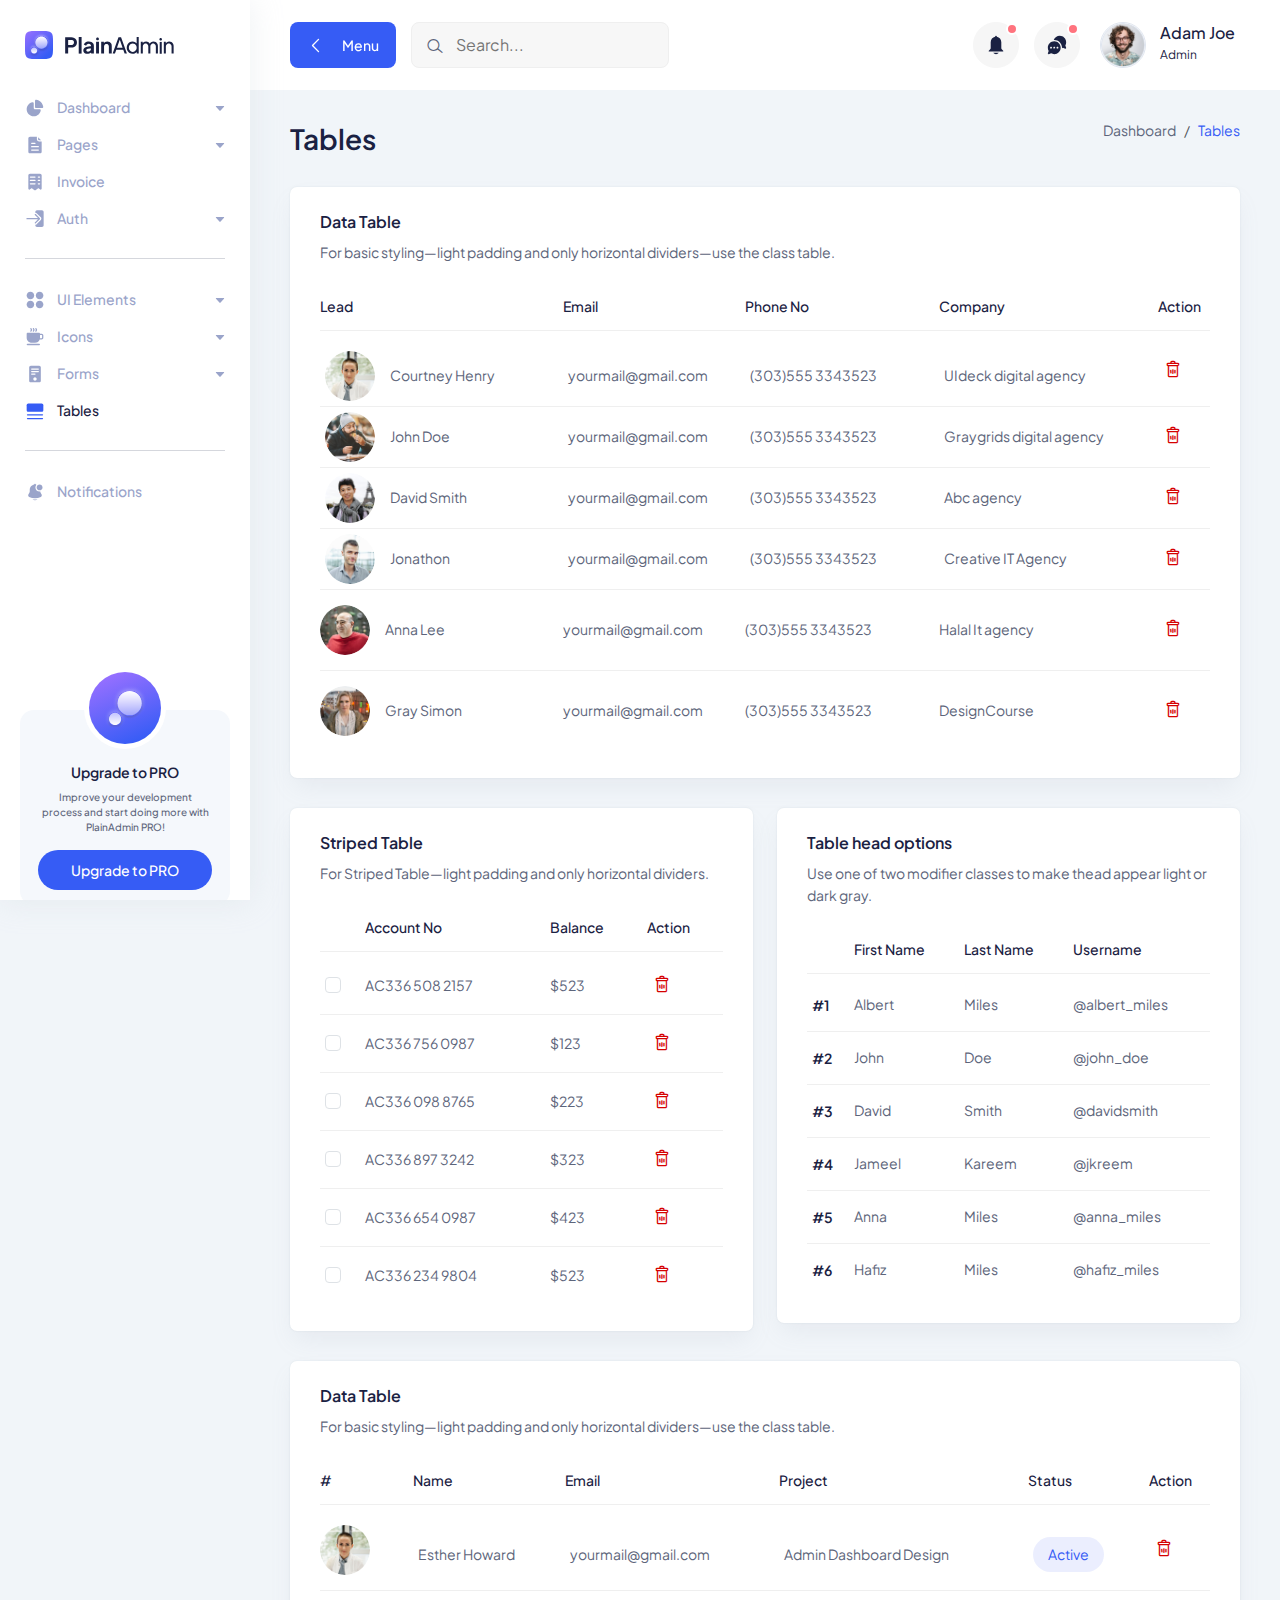
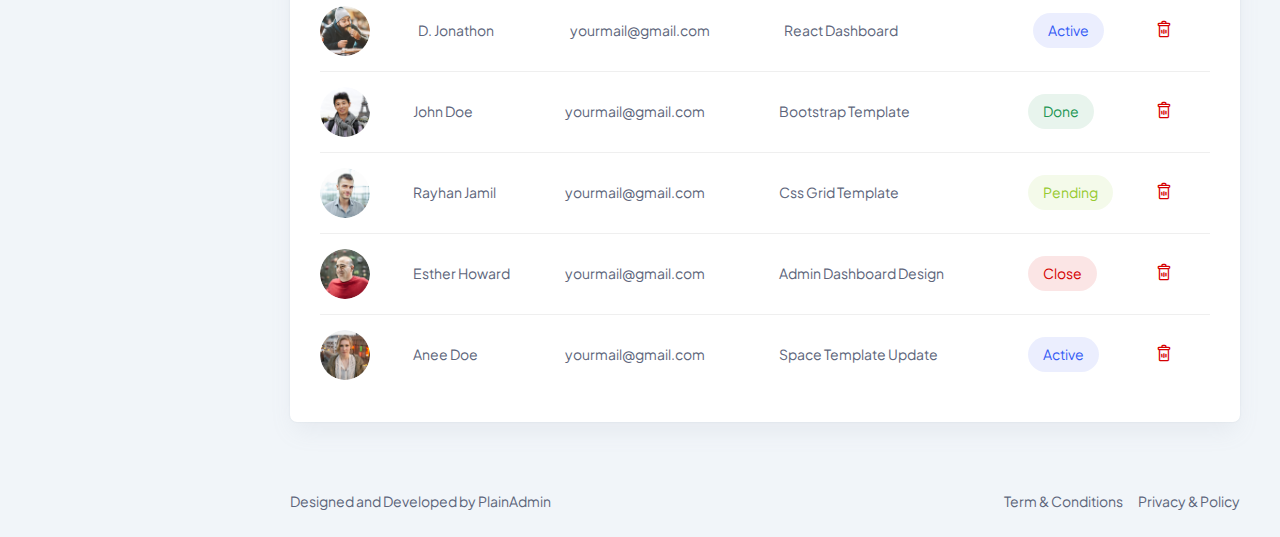
<file: tables.html>
<!DOCTYPE html>
<html lang="en">
  <head>
    <meta charset="UTF-8" />
    <meta http-equiv="X-UA-Compatible" content="IE=edge" />
    <meta name="viewport" content="width=device-width, initial-scale=1.0" />
    <link rel="shortcut icon" href="assets/images/favicon.svg" type="image/x-icon" />
    <title>Tables | PlainAdmin Demo</title>

    <!-- ========== All CSS files linkup ========= -->
    <link rel="stylesheet" href="assets/css/bootstrap.min.css" />
    <link rel="stylesheet" href="assets/css/lineicons.css" />
    <link rel="stylesheet" href="assets/css/materialdesignicons.min.css" />
    <link rel="stylesheet" href="assets/css/fullcalendar.css" />
    <link rel="stylesheet" href="assets/css/main.css" />
  </head>
  <body>
    <!-- ======== Preloader =========== -->
    <div id="preloader">
      <div class="spinner"></div>
    </div>
    <!-- ======== Preloader =========== -->

    <!-- ======== sidebar-nav start =========== -->
    <aside class="sidebar-nav-wrapper">
      <div class="navbar-logo">
        <a href="index.html">
          <img src="assets/images/logo/logo.svg" alt="logo" />
        </a>
      </div>
      <nav class="sidebar-nav">
        <ul>
          <li class="nav-item nav-item-has-children">
            <a
              href="#0"
              class="collapsed"
              data-bs-toggle="collapse"
              data-bs-target="#ddmenu_1"
              aria-controls="ddmenu_1"
              aria-expanded="false"
              aria-label="Toggle navigation"
            >
              <span class="icon">
                <svg width="20" height="20" viewBox="0 0 20 20" fill="none" xmlns="http://www.w3.org/2000/svg">
                  <path
                    d="M8.74999 18.3333C12.2376 18.3333 15.1364 15.8128 15.7244 12.4941C15.8448 11.8143 15.2737 11.25 14.5833 11.25H9.99999C9.30966 11.25 8.74999 10.6903 8.74999 10V5.41666C8.74999 4.7263 8.18563 4.15512 7.50586 4.27556C4.18711 4.86357 1.66666 7.76243 1.66666 11.25C1.66666 15.162 4.83797 18.3333 8.74999 18.3333Z" />
                  <path
                    d="M17.0833 10C17.7737 10 18.3432 9.43708 18.2408 8.75433C17.7005 5.14918 14.8508 2.29947 11.2457 1.75912C10.5629 1.6568 10 2.2263 10 2.91665V9.16666C10 9.62691 10.3731 10 10.8333 10H17.0833Z" />
                </svg>
              </span>
              <span class="text">Dashboard</span>
            </a>
            <ul id="ddmenu_1" class="collapse dropdown-nav">
              <li>
                <a href="index.html"> eCommerce </a>
              </li>
            </ul>
          </li>
          <li class="nav-item nav-item-has-children">
            <a
              href="#0"
              class="collapsed"
              data-bs-toggle="collapse"
              data-bs-target="#ddmenu_2"
              aria-controls="ddmenu_2"
              aria-expanded="false"
              aria-label="Toggle navigation"
            >
              <span class="icon">
                <svg width="20" height="20" viewBox="0 0 20 20" fill="none" xmlns="http://www.w3.org/2000/svg">
                  <path
                    d="M11.8097 1.66667C11.8315 1.66667 11.8533 1.6671 11.875 1.66796V4.16667C11.875 5.43232 12.901 6.45834 14.1667 6.45834H16.6654C16.6663 6.48007 16.6667 6.50186 16.6667 6.5237V16.6667C16.6667 17.5872 15.9205 18.3333 15 18.3333H5.00001C4.07954 18.3333 3.33334 17.5872 3.33334 16.6667V3.33334C3.33334 2.41286 4.07954 1.66667 5.00001 1.66667H11.8097ZM6.66668 7.70834C6.3215 7.70834 6.04168 7.98816 6.04168 8.33334C6.04168 8.67851 6.3215 8.95834 6.66668 8.95834H10C10.3452 8.95834 10.625 8.67851 10.625 8.33334C10.625 7.98816 10.3452 7.70834 10 7.70834H6.66668ZM6.04168 11.6667C6.04168 12.0118 6.3215 12.2917 6.66668 12.2917H13.3333C13.6785 12.2917 13.9583 12.0118 13.9583 11.6667C13.9583 11.3215 13.6785 11.0417 13.3333 11.0417H6.66668C6.3215 11.0417 6.04168 11.3215 6.04168 11.6667ZM6.66668 14.375C6.3215 14.375 6.04168 14.6548 6.04168 15C6.04168 15.3452 6.3215 15.625 6.66668 15.625H13.3333C13.6785 15.625 13.9583 15.3452 13.9583 15C13.9583 14.6548 13.6785 14.375 13.3333 14.375H6.66668Z" />
                  <path
                    d="M13.125 2.29167L16.0417 5.20834H14.1667C13.5913 5.20834 13.125 4.74197 13.125 4.16667V2.29167Z" />
                </svg>
              </span>
              <span class="text">Pages</span>
            </a>
            <ul id="ddmenu_2" class="collapse dropdown-nav">
              <li>
                <a href="settings.html"> Settings </a>
              </li>
              <li>
                <a href="blank-page.html"> Blank Page </a>
              </li>
            </ul>
          </li>
          <li class="nav-item">
            <a href="invoice.html">
              <span class="icon">
                <svg width="20" height="20" viewBox="0 0 20 20" fill="none" xmlns="http://www.w3.org/2000/svg">
                  <path
                    d="M3.33334 3.35442C3.33334 2.4223 4.07954 1.66666 5.00001 1.66666H15C15.9205 1.66666 16.6667 2.4223 16.6667 3.35442V16.8565C16.6667 17.5519 15.8827 17.9489 15.3333 17.5317L13.8333 16.3924C13.537 16.1673 13.1297 16.1673 12.8333 16.3924L10.5 18.1646C10.2037 18.3896 9.79634 18.3896 9.50001 18.1646L7.16668 16.3924C6.87038 16.1673 6.46298 16.1673 6.16668 16.3924L4.66668 17.5317C4.11731 17.9489 3.33334 17.5519 3.33334 16.8565V3.35442ZM4.79168 5.04218C4.79168 5.39173 5.0715 5.6751 5.41668 5.6751H10C10.3452 5.6751 10.625 5.39173 10.625 5.04218C10.625 4.69264 10.3452 4.40927 10 4.40927H5.41668C5.0715 4.40927 4.79168 4.69264 4.79168 5.04218ZM5.41668 7.7848C5.0715 7.7848 4.79168 8.06817 4.79168 8.41774C4.79168 8.76724 5.0715 9.05066 5.41668 9.05066H10C10.3452 9.05066 10.625 8.76724 10.625 8.41774C10.625 8.06817 10.3452 7.7848 10 7.7848H5.41668ZM4.79168 11.7932C4.79168 12.1428 5.0715 12.4262 5.41668 12.4262H10C10.3452 12.4262 10.625 12.1428 10.625 11.7932C10.625 11.4437 10.3452 11.1603 10 11.1603H5.41668C5.0715 11.1603 4.79168 11.4437 4.79168 11.7932ZM13.3333 4.40927C12.9882 4.40927 12.7083 4.69264 12.7083 5.04218C12.7083 5.39173 12.9882 5.6751 13.3333 5.6751H14.5833C14.9285 5.6751 15.2083 5.39173 15.2083 5.04218C15.2083 4.69264 14.9285 4.40927 14.5833 4.40927H13.3333ZM12.7083 8.41774C12.7083 8.76724 12.9882 9.05066 13.3333 9.05066H14.5833C14.9285 9.05066 15.2083 8.76724 15.2083 8.41774C15.2083 8.06817 14.9285 7.7848 14.5833 7.7848H13.3333C12.9882 7.7848 12.7083 8.06817 12.7083 8.41774ZM13.3333 11.1603C12.9882 11.1603 12.7083 11.4437 12.7083 11.7932C12.7083 12.1428 12.9882 12.4262 13.3333 12.4262H14.5833C14.9285 12.4262 15.2083 12.1428 15.2083 11.7932C15.2083 11.4437 14.9285 11.1603 14.5833 11.1603H13.3333Z" />
                </svg>
              </span>
              <span class="text">Invoice</span>
            </a>
          </li>
          <li class="nav-item nav-item-has-children">
            <a
              href="#0"
              class="collapsed"
              data-bs-toggle="collapse"
              data-bs-target="#ddmenu_3"
              aria-controls="ddmenu_3"
              aria-expanded="false"
              aria-label="Toggle navigation"
            >
              <span class="icon">
                <svg width="20" height="20" viewBox="0 0 20 20" fill="none" xmlns="http://www.w3.org/2000/svg">
                  <path
                    d="M14.9211 10.1294C15.1652 9.88534 15.1652 9.48967 14.9211 9.24559L10.7544 5.0789C10.5103 4.83482 10.1147 4.83482 9.87057 5.0789C9.62649 5.32297 9.62649 5.71871 9.87057 5.96278L12.9702 9.06251H1.97916C1.63398 9.06251 1.35416 9.34234 1.35416 9.68751C1.35416 10.0327 1.63398 10.3125 1.97916 10.3125H12.9702L9.87057 13.4123C9.62649 13.6563 9.62649 14.052 9.87057 14.2961C10.1147 14.5402 10.5103 14.5402 10.7544 14.2961L14.9211 10.1294Z" />
                  <path
                    d="M11.6383 15.18L15.805 11.0133C16.5373 10.2811 16.5373 9.09391 15.805 8.36166L11.6383 4.195C11.2722 3.82888 10.7923 3.64582 10.3125 3.64582V3.02082C10.3125 2.10035 11.0587 1.35416 11.9792 1.35416H16.9792C17.8997 1.35416 18.6458 2.10035 18.6458 3.02082V16.3542C18.6458 17.2747 17.8997 18.0208 16.9792 18.0208H11.9792C11.0587 18.0208 10.3125 17.2747 10.3125 16.3542V15.7292C10.7923 15.7292 11.2722 15.5461 11.6383 15.18Z" />
                </svg>
              </span>
              <span class="text">Auth</span>
            </a>
            <ul id="ddmenu_3" class="collapse dropdown-nav">
              <li>
                <a href="signin.html"> Sign In </a>
              </li>
              <li>
                <a href="signup.html"> Sign Up </a>
              </li>
            </ul>
          </li>
          <span class="divider"><hr /></span>
          <li class="nav-item nav-item-has-children">
            <a
              href="#0"
              class="collapsed"
              data-bs-toggle="collapse"
              data-bs-target="#ddmenu_4"
              aria-controls="ddmenu_4"
              aria-expanded="false"
              aria-label="Toggle navigation"
            >
              <span class="icon">
                <svg width="20" height="20" viewBox="0 0 20 20" fill="none" xmlns="http://www.w3.org/2000/svg">
                  <path
                    d="M1.66666 5.41669C1.66666 3.34562 3.34559 1.66669 5.41666 1.66669C7.48772 1.66669 9.16666 3.34562 9.16666 5.41669C9.16666 7.48775 7.48772 9.16669 5.41666 9.16669C3.34559 9.16669 1.66666 7.48775 1.66666 5.41669Z" />
                  <path
                    d="M1.66666 14.5834C1.66666 12.5123 3.34559 10.8334 5.41666 10.8334C7.48772 10.8334 9.16666 12.5123 9.16666 14.5834C9.16666 16.6545 7.48772 18.3334 5.41666 18.3334C3.34559 18.3334 1.66666 16.6545 1.66666 14.5834Z" />
                  <path
                    d="M10.8333 5.41669C10.8333 3.34562 12.5123 1.66669 14.5833 1.66669C16.6544 1.66669 18.3333 3.34562 18.3333 5.41669C18.3333 7.48775 16.6544 9.16669 14.5833 9.16669C12.5123 9.16669 10.8333 7.48775 10.8333 5.41669Z" />
                  <path
                    d="M10.8333 14.5834C10.8333 12.5123 12.5123 10.8334 14.5833 10.8334C16.6544 10.8334 18.3333 12.5123 18.3333 14.5834C18.3333 16.6545 16.6544 18.3334 14.5833 18.3334C12.5123 18.3334 10.8333 16.6545 10.8333 14.5834Z" />
                </svg>
              </span>
              <span class="text">UI Elements </span>
            </a>
            <ul id="ddmenu_4" class="collapse dropdown-nav">
              <li>
                <a href="alerts.html"> Alerts </a>
              </li>
              <li>
                <a href="buttons.html"> Buttons </a>
              </li>
              <li>
                <a href="cards.html"> Cards </a>
              </li>
              <li>
                <a href="typography.html"> Typography </a>
              </li>
            </ul>
          </li>
          <li class="nav-item nav-item-has-children">
            <a
              href="#0"
              class="collapsed"
              data-bs-toggle="collapse"
              data-bs-target="#ddmenu_55"
              aria-controls="ddmenu_55"
              aria-expanded="false"
              aria-label="Toggle navigation"
            >
              <span class="icon">
                <svg width="20" height="20" viewBox="0 0 20 20" fill="none" xmlns="http://www.w3.org/2000/svg">
                  <path
                    d="M5.48663 1.1466C5.77383 0.955131 6.16188 1.03274 6.35335 1.31994L6.87852 2.10769C7.20508 2.59755 7.20508 3.23571 6.87852 3.72556L6.35335 4.51331C6.16188 4.80052 5.77383 4.87813 5.48663 4.68666C5.19943 4.49519 5.12182 4.10715 5.31328 3.81994L5.83845 3.03219C5.88511 2.96221 5.88511 2.87105 5.83845 2.80106L5.31328 2.01331C5.12182 1.72611 5.19943 1.33806 5.48663 1.1466Z" />
                  <path
                    d="M2.49999 5.83331C2.03976 5.83331 1.66666 6.2064 1.66666 6.66665V10.8333C1.66666 13.5948 3.90523 15.8333 6.66666 15.8333H9.99999C12.1856 15.8333 14.0436 14.431 14.7235 12.4772C14.8134 12.4922 14.9058 12.5 15 12.5H16.6667C17.5872 12.5 18.3333 11.7538 18.3333 10.8333V8.33331C18.3333 7.41284 17.5872 6.66665 16.6667 6.66665H15C15 6.2064 14.6269 5.83331 14.1667 5.83331H2.49999ZM14.9829 11.2496C14.9942 11.1123 15 10.9735 15 10.8333V7.91665H16.6667C16.8967 7.91665 17.0833 8.10319 17.0833 8.33331V10.8333C17.0833 11.0634 16.8967 11.25 16.6667 11.25H15L14.9898 11.2498L14.9829 11.2496Z" />
                  <path
                    d="M8.85332 1.31994C8.6619 1.03274 8.27383 0.955131 7.98663 1.1466C7.69943 1.33806 7.62182 1.72611 7.81328 2.01331L8.33848 2.80106C8.38507 2.87105 8.38507 2.96221 8.33848 3.03219L7.81328 3.81994C7.62182 4.10715 7.69943 4.49519 7.98663 4.68666C8.27383 4.87813 8.6619 4.80052 8.85332 4.51331L9.37848 3.72556C9.70507 3.23571 9.70507 2.59755 9.37848 2.10769L8.85332 1.31994Z" />
                  <path
                    d="M10.4867 1.1466C10.7738 0.955131 11.1619 1.03274 11.3533 1.31994L11.8785 2.10769C12.2051 2.59755 12.2051 3.23571 11.8785 3.72556L11.3533 4.51331C11.1619 4.80052 10.7738 4.87813 10.4867 4.68666C10.1994 4.49519 10.1218 4.10715 10.3133 3.81994L10.8385 3.03219C10.8851 2.96221 10.8851 2.87105 10.8385 2.80106L10.3133 2.01331C10.1218 1.72611 10.1994 1.33806 10.4867 1.1466Z" />
                  <path
                    d="M2.49999 16.6667C2.03976 16.6667 1.66666 17.0398 1.66666 17.5C1.66666 17.9602 2.03976 18.3334 2.49999 18.3334H14.1667C14.6269 18.3334 15 17.9602 15 17.5C15 17.0398 14.6269 16.6667 14.1667 16.6667H2.49999Z" />
                </svg>
              </span>
              <span class="text">Icons</span>
            </a>
            <ul id="ddmenu_55" class="collapse dropdown-nav">
              <li>
                <a href="icons.html"> LineIcons </a>
              </li>
              <li>
                <a href="mdi-icons.html"> MDI Icons </a>
              </li>
            </ul>
          </li>
          <li class="nav-item nav-item-has-children">
            <a
              href="#0"
              class="collapsed"
              data-bs-toggle="collapse"
              data-bs-target="#ddmenu_5"
              aria-controls="ddmenu_5"
              aria-expanded="false"
              aria-label="Toggle navigation"
            >
              <span class="icon">
                <svg width="20" height="20" viewBox="0 0 20 20" fill="none" xmlns="http://www.w3.org/2000/svg">
                  <path
                    d="M4.16666 3.33335C4.16666 2.41288 4.91285 1.66669 5.83332 1.66669H14.1667C15.0872 1.66669 15.8333 2.41288 15.8333 3.33335V16.6667C15.8333 17.5872 15.0872 18.3334 14.1667 18.3334H5.83332C4.91285 18.3334 4.16666 17.5872 4.16666 16.6667V3.33335ZM6.04166 5.00002C6.04166 5.3452 6.32148 5.62502 6.66666 5.62502H13.3333C13.6785 5.62502 13.9583 5.3452 13.9583 5.00002C13.9583 4.65485 13.6785 4.37502 13.3333 4.37502H6.66666C6.32148 4.37502 6.04166 4.65485 6.04166 5.00002ZM6.66666 6.87502C6.32148 6.87502 6.04166 7.15485 6.04166 7.50002C6.04166 7.8452 6.32148 8.12502 6.66666 8.12502H13.3333C13.6785 8.12502 13.9583 7.8452 13.9583 7.50002C13.9583 7.15485 13.6785 6.87502 13.3333 6.87502H6.66666ZM6.04166 10C6.04166 10.3452 6.32148 10.625 6.66666 10.625H9.99999C10.3452 10.625 10.625 10.3452 10.625 10C10.625 9.65485 10.3452 9.37502 9.99999 9.37502H6.66666C6.32148 9.37502 6.04166 9.65485 6.04166 10ZM9.99999 16.6667C10.9205 16.6667 11.6667 15.9205 11.6667 15C11.6667 14.0795 10.9205 13.3334 9.99999 13.3334C9.07949 13.3334 8.33332 14.0795 8.33332 15C8.33332 15.9205 9.07949 16.6667 9.99999 16.6667Z" />
                </svg>
              </span>
              <span class="text"> Forms </span>
            </a>
            <ul id="ddmenu_5" class="collapse dropdown-nav">
              <li>
                <a href="form-elements.html"> Form Elements </a>
              </li>
            </ul>
          </li>
          <li class="nav-item active">
            <a href="tables.html">
              <span class="icon">
                <svg width="20" height="20" viewBox="0 0 20 20" fill="none" xmlns="http://www.w3.org/2000/svg">
                  <path
                    d="M1.66666 4.16667C1.66666 3.24619 2.41285 2.5 3.33332 2.5H16.6667C17.5872 2.5 18.3333 3.24619 18.3333 4.16667V9.16667C18.3333 10.0872 17.5872 10.8333 16.6667 10.8333H3.33332C2.41285 10.8333 1.66666 10.0872 1.66666 9.16667V4.16667Z" />
                  <path
                    d="M1.875 13.75C1.875 13.4048 2.15483 13.125 2.5 13.125H17.5C17.8452 13.125 18.125 13.4048 18.125 13.75C18.125 14.0952 17.8452 14.375 17.5 14.375H2.5C2.15483 14.375 1.875 14.0952 1.875 13.75Z" />
                  <path
                    d="M2.5 16.875C2.15483 16.875 1.875 17.1548 1.875 17.5C1.875 17.8452 2.15483 18.125 2.5 18.125H17.5C17.8452 18.125 18.125 17.8452 18.125 17.5C18.125 17.1548 17.8452 16.875 17.5 16.875H2.5Z" />
                </svg>
              </span>
              <span class="text">Tables</span>
            </a>
          </li>
          <span class="divider"><hr /></span>

          <li class="nav-item">
            <a href="notification.html">
              <span class="icon">
                <svg width="20" height="20" viewBox="0 0 20 20" fill="none" xmlns="http://www.w3.org/2000/svg">
                  <path
                    d="M10.8333 2.50008C10.8333 2.03984 10.4602 1.66675 9.99999 1.66675C9.53975 1.66675 9.16666 2.03984 9.16666 2.50008C9.16666 2.96032 9.53975 3.33341 9.99999 3.33341C10.4602 3.33341 10.8333 2.96032 10.8333 2.50008Z" />
                  <path
                    d="M17.5 5.41673C17.5 7.02756 16.1942 8.33339 14.5833 8.33339C12.9725 8.33339 11.6667 7.02756 11.6667 5.41673C11.6667 3.80589 12.9725 2.50006 14.5833 2.50006C16.1942 2.50006 17.5 3.80589 17.5 5.41673Z" />
                  <path
                    d="M11.4272 2.69637C10.9734 2.56848 10.4947 2.50006 10 2.50006C7.10054 2.50006 4.75003 4.85057 4.75003 7.75006V9.20873C4.75003 9.72814 4.62082 10.2393 4.37404 10.6963L3.36705 12.5611C2.89938 13.4272 3.26806 14.5081 4.16749 14.9078C7.88074 16.5581 12.1193 16.5581 15.8326 14.9078C16.732 14.5081 17.1007 13.4272 16.633 12.5611L15.626 10.6963C15.43 10.3333 15.3081 9.93606 15.2663 9.52773C15.0441 9.56431 14.8159 9.58339 14.5833 9.58339C12.2822 9.58339 10.4167 7.71791 10.4167 5.41673C10.4167 4.37705 10.7975 3.42631 11.4272 2.69637Z" />
                  <path
                    d="M7.48901 17.1925C8.10004 17.8918 8.99841 18.3335 10 18.3335C11.0016 18.3335 11.9 17.8918 12.511 17.1925C10.8482 17.4634 9.15183 17.4634 7.48901 17.1925Z" />
                </svg>
              </span>
              <span class="text">Notifications</span>
            </a>
          </li>
        </ul>
      </nav>
      <div class="promo-box">
        <div class="promo-icon">
          <img class="mx-auto" src="./assets/images/logo/logo-icon-big.svg" alt="Logo">
        </div>
        <h3>Upgrade to PRO</h3>
        <p>Improve your development process and start doing more with PlainAdmin PRO!</p>
        <a href="https://plainadmin.com/pro" target="_blank" rel="nofollow" class="main-btn primary-btn btn-hover">
          Upgrade to PRO
        </a>
      </div>
    </aside>
    <div class="overlay"></div>
    <!-- ======== sidebar-nav end =========== -->

    <!-- ======== main-wrapper start =========== -->
    <main class="main-wrapper">
      <!-- ========== header start ========== -->
      <header class="header">
        <div class="container-fluid">
          <div class="row">
            <div class="col-lg-5 col-md-5 col-6">
              <div class="header-left d-flex align-items-center">
                <div class="menu-toggle-btn mr-15">
                  <button id="menu-toggle" class="main-btn primary-btn btn-hover">
                    <i class="lni lni-chevron-left me-2"></i> Menu
                  </button>
                </div>
                <div class="header-search d-none d-md-flex">
                  <form action="#">
                    <input type="text" placeholder="Search..." />
                    <button><i class="lni lni-search-alt"></i></button>
                  </form>
                </div>
              </div>
            </div>
            <div class="col-lg-7 col-md-7 col-6">
              <div class="header-right">
                <!-- notification start -->
                <div class="notification-box ml-15 d-none d-md-flex">
                  <button class="dropdown-toggle" type="button" id="notification" data-bs-toggle="dropdown"
                    aria-expanded="false">
                    <svg width="22" height="22" viewBox="0 0 22 22" fill="none" xmlns="http://www.w3.org/2000/svg">
                      <path
                        d="M11 20.1667C9.88317 20.1667 8.88718 19.63 8.23901 18.7917H13.761C13.113 19.63 12.1169 20.1667 11 20.1667Z"
                        fill="" />
                      <path
                        d="M10.1157 2.74999C10.1157 2.24374 10.5117 1.83333 11 1.83333C11.4883 1.83333 11.8842 2.24374 11.8842 2.74999V2.82604C14.3932 3.26245 16.3051 5.52474 16.3051 8.24999V14.287C16.3051 14.5301 16.3982 14.7633 16.564 14.9352L18.2029 16.6342C18.4814 16.9229 18.2842 17.4167 17.8903 17.4167H4.10961C3.71574 17.4167 3.5185 16.9229 3.797 16.6342L5.43589 14.9352C5.6017 14.7633 5.69485 14.5301 5.69485 14.287V8.24999C5.69485 5.52474 7.60672 3.26245 10.1157 2.82604V2.74999Z"
                        fill="" />
                    </svg>
                    <span></span>
                  </button>
                  <ul class="dropdown-menu dropdown-menu-end" aria-labelledby="notification">
                    <li>
                      <a href="#0">
                        <div class="image">
                          <img src="assets/images/lead/lead-6.png" alt="" />
                        </div>
                        <div class="content">
                          <h6>
                            John Doe
                            <span class="text-regular">
                              comment on a product.
                            </span>
                          </h6>
                          <p>
                            Lorem ipsum dolor sit amet, consect etur adipiscing
                            elit Vivamus tortor.
                          </p>
                          <span>10 mins ago</span>
                        </div>
                      </a>
                    </li>
                    <li>
                      <a href="#0">
                        <div class="image">
                          <img src="assets/images/lead/lead-1.png" alt="" />
                        </div>
                        <div class="content">
                          <h6>
                            Jonathon
                            <span class="text-regular">
                              like on a product.
                            </span>
                          </h6>
                          <p>
                            Lorem ipsum dolor sit amet, consect etur adipiscing
                            elit Vivamus tortor.
                          </p>
                          <span>10 mins ago</span>
                        </div>
                      </a>
                    </li>
                  </ul>
                </div>
                <!-- notification end -->
                <!-- message start -->
                <div class="header-message-box ml-15 d-none d-md-flex">
                  <button class="dropdown-toggle" type="button" id="message" data-bs-toggle="dropdown"
                    aria-expanded="false">
                    <svg width="22" height="22" viewBox="0 0 22 22" fill="none" xmlns="http://www.w3.org/2000/svg">
                      <path
                        d="M7.74866 5.97421C7.91444 5.96367 8.08162 5.95833 8.25005 5.95833C12.5532 5.95833 16.0417 9.4468 16.0417 13.75C16.0417 13.9184 16.0364 14.0856 16.0259 14.2514C16.3246 14.138 16.6127 14.003 16.8883 13.8482L19.2306 14.629C19.7858 14.8141 20.3141 14.2858 20.129 13.7306L19.3482 11.3882C19.8694 10.4604 20.1667 9.38996 20.1667 8.25C20.1667 4.70617 17.2939 1.83333 13.75 1.83333C11.0077 1.83333 8.66702 3.55376 7.74866 5.97421Z"
                        fill="" />
                      <path
                        d="M14.6667 13.75C14.6667 17.2938 11.7939 20.1667 8.25004 20.1667C7.11011 20.1667 6.03962 19.8694 5.11182 19.3482L2.76946 20.129C2.21421 20.3141 1.68597 19.7858 1.87105 19.2306L2.65184 16.8882C2.13062 15.9604 1.83338 14.89 1.83338 13.75C1.83338 10.2062 4.70622 7.33333 8.25004 7.33333C11.7939 7.33333 14.6667 10.2062 14.6667 13.75ZM5.95838 13.75C5.95838 13.2437 5.54797 12.8333 5.04171 12.8333C4.53545 12.8333 4.12504 13.2437 4.12504 13.75C4.12504 14.2563 4.53545 14.6667 5.04171 14.6667C5.54797 14.6667 5.95838 14.2563 5.95838 13.75ZM9.16671 13.75C9.16671 13.2437 8.7563 12.8333 8.25004 12.8333C7.74379 12.8333 7.33338 13.2437 7.33338 13.75C7.33338 14.2563 7.74379 14.6667 8.25004 14.6667C8.7563 14.6667 9.16671 14.2563 9.16671 13.75ZM11.4584 14.6667C11.9647 14.6667 12.375 14.2563 12.375 13.75C12.375 13.2437 11.9647 12.8333 11.4584 12.8333C10.9521 12.8333 10.5417 13.2437 10.5417 13.75C10.5417 14.2563 10.9521 14.6667 11.4584 14.6667Z"
                        fill="" />
                    </svg>
                    <span></span>
                  </button>
                  <ul class="dropdown-menu dropdown-menu-end" aria-labelledby="message">
                    <li>
                      <a href="#0">
                        <div class="image">
                          <img src="assets/images/lead/lead-5.png" alt="" />
                        </div>
                        <div class="content">
                          <h6>Jacob Jones</h6>
                          <p>Hey!I can across your profile and ...</p>
                          <span>10 mins ago</span>
                        </div>
                      </a>
                    </li>
                    <li>
                      <a href="#0">
                        <div class="image">
                          <img src="assets/images/lead/lead-3.png" alt="" />
                        </div>
                        <div class="content">
                          <h6>John Doe</h6>
                          <p>Would you mind please checking out</p>
                          <span>12 mins ago</span>
                        </div>
                      </a>
                    </li>
                    <li>
                      <a href="#0">
                        <div class="image">
                          <img src="assets/images/lead/lead-2.png" alt="" />
                        </div>
                        <div class="content">
                          <h6>Anee Lee</h6>
                          <p>Hey! are you available for freelance?</p>
                          <span>1h ago</span>
                        </div>
                      </a>
                    </li>
                  </ul>
                </div>
                <!-- message end -->
                <!-- profile start -->
                <div class="profile-box ml-15">
                  <button class="dropdown-toggle bg-transparent border-0" type="button" id="profile"
                    data-bs-toggle="dropdown" aria-expanded="false">
                    <div class="profile-info">
                      <div class="info">
                        <div class="image">
                          <img src="assets/images/profile/profile-image.png" alt="" />
                        </div>
                        <div>
                          <h6 class="fw-500">Adam Joe</h6>
                          <p>Admin</p>
                        </div>
                      </div>
                    </div>
                  </button>
                  <ul class="dropdown-menu dropdown-menu-end" aria-labelledby="profile">
                    <li>
                      <div class="author-info flex items-center !p-1">
                        <div class="image">
                          <img src="assets/images/profile/profile-image.png" alt="image">
                        </div>
                        <div class="content">
                          <h4 class="text-sm">Adam Joe</h4>
                          <a class="text-black/40 dark:text-white/40 hover:text-black dark:hover:text-white text-xs"
                            href="#">Email@gmail.com</a>
                        </div>
                      </div>
                    </li>
                    <li class="divider"></li>
                    <li>
                      <a href="#0">
                        <i class="lni lni-user"></i> View Profile
                      </a>
                    </li>
                    <li>
                      <a href="#0">
                        <i class="lni lni-alarm"></i> Notifications
                      </a>
                    </li>
                    <li>
                      <a href="#0"> <i class="lni lni-inbox"></i> Messages </a>
                    </li>
                    <li>
                      <a href="#0"> <i class="lni lni-cog"></i> Settings </a>
                    </li>
                    <li class="divider"></li>
                    <li>
                      <a href="#0"> <i class="lni lni-exit"></i> Sign Out </a>
                    </li>
                  </ul>
                </div>
                <!-- profile end -->
              </div>
            </div>
          </div>
        </div>
      </header>
      <!-- ========== header end ========== -->

      <!-- ========== table components start ========== -->
      <section class="table-components">
        <div class="container-fluid">
          <!-- ========== title-wrapper start ========== -->
          <div class="title-wrapper pt-30">
            <div class="row align-items-center">
              <div class="col-md-6">
                <div class="title">
                  <h2>Tables</h2>
                </div>
              </div>
              <!-- end col -->
              <div class="col-md-6">
                <div class="breadcrumb-wrapper">
                  <nav aria-label="breadcrumb">
                    <ol class="breadcrumb">
                      <li class="breadcrumb-item">
                        <a href="#0">Dashboard</a>
                      </li>
                      <li class="breadcrumb-item active" aria-current="page">
                        Tables
                      </li>
                    </ol>
                  </nav>
                </div>
              </div>
              <!-- end col -->
            </div>
            <!-- end row -->
          </div>
          <!-- ========== title-wrapper end ========== -->

          <!-- ========== tables-wrapper start ========== -->
          <div class="tables-wrapper">
            <div class="row">
              <div class="col-lg-12">
                <div class="card-style mb-30">
                  <h6 class="mb-10">Data Table</h6>
                  <p class="text-sm mb-20">
                    For basic styling—light padding and only horizontal
                    dividers—use the class table.
                  </p>
                  <div class="table-wrapper table-responsive">
                    <table class="table">
                      <thead>
                        <tr>
                          <th class="lead-info">
                            <h6>Lead</h6>
                          </th>
                          <th class="lead-email">
                            <h6>Email</h6>
                          </th>
                          <th class="lead-phone">
                            <h6>Phone No</h6>
                          </th>
                          <th class="lead-company">
                            <h6>Company</h6>
                          </th>
                          <th>
                            <h6>Action</h6>
                          </th>
                        </tr>
                        <!-- end table row-->
                      </thead>
                      <tbody>
                        <tr>
                          <td class="min-width">
                            <div class="lead">
                              <div class="lead-image">
                                <img src="assets/images/lead/lead-1.png" alt="" />
                              </div>
                              <div class="lead-text">
                                <p>Courtney Henry</p>
                              </div>
                            </div>
                          </td>
                          <td class="min-width">
                            <p><a href="#0">yourmail@gmail.com</a></p>
                          </td>
                          <td class="min-width">
                            <p>(303)555 3343523</p>
                          </td>
                          <td class="min-width">
                            <p>UIdeck digital agency</p>
                          </td>
                          <td>
                            <div class="action">
                              <button class="text-danger">
                                <i class="lni lni-trash-can"></i>
                              </button>
                            </div>
                          </td>
                        </tr>
                        <!-- end table row -->
                        <tr>
                          <td class="min-width">
                            <div class="lead">
                              <div class="lead-image">
                                <img src="assets/images/lead/lead-2.png" alt="" />
                              </div>
                              <div class="lead-text">
                                <p>John Doe</p>
                              </div>
                            </div>
                          </td>
                          <td class="min-width">
                            <p><a href="#0">yourmail@gmail.com</a></p>
                          </td>
                          <td class="min-width">
                            <p>(303)555 3343523</p>
                          </td>
                          <td class="min-width">
                            <p>Graygrids digital agency</p>
                          </td>
                          <td>
                            <div class="action">
                              <button class="text-danger">
                                <i class="lni lni-trash-can"></i>
                              </button>
                            </div>
                          </td>
                        </tr>
                        <!-- end table row -->
                        <tr>
                          <td class="min-width">
                            <div class="lead">
                              <div class="lead-image">
                                <img src="assets/images/lead/lead-3.png" alt="" />
                              </div>
                              <div class="lead-text">
                                <p>David Smith</p>
                              </div>
                            </div>
                          </td>
                          <td class="min-width">
                            <p><a href="#0">yourmail@gmail.com</a></p>
                          </td>
                          <td class="min-width">
                            <p>(303)555 3343523</p>
                          </td>
                          <td class="min-width">
                            <p>Abc agency</p>
                          </td>
                          <td>
                            <div class="action">
                              <button class="text-danger">
                                <i class="lni lni-trash-can"></i>
                              </button>
                            </div>
                          </td>
                        </tr>
                        <!-- end table row -->
                        <tr>
                          <td class="min-width">
                            <div class="lead">
                              <div class="lead-image">
                                <img src="assets/images/lead/lead-4.png" alt="" />
                              </div>
                              <div class="lead-text">
                                <p>Jonathon</p>
                              </div>
                            </div>
                          </td>
                          <td class="min-width">
                            <p><a href="#0">yourmail@gmail.com</a></p>
                          </td>
                          <td class="min-width">
                            <p>(303)555 3343523</p>
                          </td>
                          <td class="min-width">
                            <p>Creative IT Agency</p>
                          </td>
                          <td>
                            <div class="action">
                              <button class="text-danger">
                                <i class="lni lni-trash-can"></i>
                              </button>
                            </div>
                          </td>
                        </tr>
                        <!-- end table row -->
                        <tr>
                          <td>
                            <div class="lead">
                              <div class="lead-image">
                                <img src="assets/images/lead/lead-5.png" alt="" />
                              </div>
                              <div class="lead-text">
                                <p>Anna Lee</p>
                              </div>
                            </div>
                          </td>
                          <td>
                            <p><a href="#0">yourmail@gmail.com</a></p>
                          </td>
                          <td>
                            <p>(303)555 3343523</p>
                          </td>
                          <td>
                            <p>Halal It agency</p>
                          </td>
                          <td>
                            <div class="action">
                              <button class="text-danger">
                                <i class="lni lni-trash-can"></i>
                              </button>
                            </div>
                          </td>
                        </tr>
                        <!-- end table row -->
                        <tr>
                          <td>
                            <div class="lead">
                              <div class="lead-image">
                                <img src="assets/images/lead/lead-6.png" alt="" />
                              </div>
                              <div class="lead-text">
                                <p>Gray Simon</p>
                              </div>
                            </div>
                          </td>
                          <td>
                            <p><a href="#0">yourmail@gmail.com</a></p>
                          </td>
                          <td>
                            <p>(303)555 3343523</p>
                          </td>
                          <td>
                            <p>DesignCourse</p>
                          </td>
                          <td>
                            <div class="action">
                              <button class="text-danger">
                                <i class="lni lni-trash-can"></i>
                              </button>
                            </div>
                          </td>
                        </tr>
                        <!-- end table row -->
                      </tbody>
                    </table>
                    <!-- end table -->
                  </div>
                </div>
                <!-- end card -->
              </div>
              <!-- end col -->
            </div>
            <!-- end row -->

            <div class="row">
              <div class="col-lg-6">
                <div class="card-style mb-30">
                  <h6 class="mb-10">Striped Table</h6>
                  <p class="text-sm mb-20">
                    For Striped Table—light padding and only horizontal
                    dividers.
                  </p>
                  <div class="table-wrapper table-responsive">
                    <table class="table striped-table">
                      <thead>
                        <tr>
                          <th></th>
                          <th>
                            <h6>Account No</h6>
                          </th>
                          <th>
                            <h6>Balance</h6>
                          </th>
                          <th>
                            <h6>Action</h6>
                          </th>
                        </tr>
                        <!-- end table row-->
                      </thead>
                      <tbody>
                        <tr>
                          <td>
                            <div class="check-input-primary">
                              <input class="form-check-input" type="checkbox" id="checkbox-1" />
                            </div>
                          </td>
                          <td>
                            <p>AC336 508 2157</p>
                          </td>
                          <td>
                            <p>$523</p>
                          </td>
                          <td>
                            <div class="action">
                              <button class="text-danger">
                                <i class="lni lni-trash-can"></i>
                              </button>
                            </div>
                          </td>
                        </tr>
                        <!-- end table row -->
                        <tr>
                          <td>
                            <div class="check-input-primary">
                              <input class="form-check-input" type="checkbox" id="checkbox-2" />
                            </div>
                          </td>
                          <td>
                            <p>AC336 756 0987</p>
                          </td>
                          <td>
                            <p>$123</p>
                          </td>
                          <td>
                            <div class="action">
                              <button class="text-danger">
                                <i class="lni lni-trash-can"></i>
                              </button>
                            </div>
                          </td>
                        </tr>
                        <!-- end table row -->
                        <tr>
                          <td>
                            <div class="check-input-primary">
                              <input class="form-check-input" type="checkbox" id="checkbox-3" />
                            </div>
                          </td>
                          <td>
                            <p>AC336 098 8765</p>
                          </td>
                          <td>
                            <p>$223</p>
                          </td>
                          <td>
                            <div class="action">
                              <button class="text-danger">
                                <i class="lni lni-trash-can"></i>
                              </button>
                            </div>
                          </td>
                        </tr>
                        <!-- end table row -->
                        <tr>
                          <td>
                            <div class="check-input-primary">
                              <input class="form-check-input" type="checkbox" id="checkbox-4" />
                            </div>
                          </td>
                          <td>
                            <p>AC336 897 3242</p>
                          </td>
                          <td>
                            <p>$323</p>
                          </td>
                          <td>
                            <div class="action">
                              <button class="text-danger">
                                <i class="lni lni-trash-can"></i>
                              </button>
                            </div>
                          </td>
                        </tr>
                        <!-- end table row -->
                        <tr>
                          <td>
                            <div class="check-input-primary">
                              <input class="form-check-input" type="checkbox" id="checkbox-5" />
                            </div>
                          </td>
                          <td>
                            <p>AC336 654 0987</p>
                          </td>
                          <td>
                            <p>$423</p>
                          </td>
                          <td>
                            <div class="action">
                              <button class="text-danger">
                                <i class="lni lni-trash-can"></i>
                              </button>
                            </div>
                          </td>
                        </tr>
                        <!-- end table row -->
                        <tr>
                          <td>
                            <div class="check-input-primary">
                              <input class="form-check-input" type="checkbox" id="checkbox-6" />
                            </div>
                          </td>
                          <td>
                            <p>AC336 234 9804</p>
                          </td>
                          <td>
                            <p>$523</p>
                          </td>
                          <td>
                            <div class="action">
                              <button class="text-danger">
                                <i class="lni lni-trash-can"></i>
                              </button>
                            </div>
                          </td>
                        </tr>
                        <!-- end table row -->
                      </tbody>
                    </table>
                    <!-- end table -->
                  </div>
                </div>
                <!-- end card -->
              </div>
              <!-- end col -->
              <div class="col-lg-6">
                <div class="card-style mb-30">
                  <h6 class="mb-10">Table head options</h6>
                  <p class="text-sm mb-20">
                    Use one of two modifier classes to make thead appear light
                    or dark gray.
                  </p>
                  <div class="table-wrapper table-responsive">
                    <table class="table striped-table">
                      <thead>
                        <tr>
                          <th></th>
                          <th>
                            <h6>First Name</h6>
                          </th>
                          <th>
                            <h6>Last Name</h6>
                          </th>
                          <th>
                            <h6>Username</h6>
                          </th>
                        </tr>
                        <!-- end table row-->
                      </thead>
                      <tbody>
                        <tr>
                          <td>
                            <h6 class="text-sm">#1</h6>
                          </td>
                          <td>
                            <p>Albert</p>
                          </td>
                          <td>
                            <p>Miles</p>
                          </td>
                          <td>
                            <p>@albert_miles</p>
                          </td>
                        </tr>
                        <!-- end table row -->
                        <tr>
                          <td>
                            <h6 class="text-sm">#2</h6>
                          </td>
                          <td>
                            <p>John</p>
                          </td>
                          <td>
                            <p>Doe</p>
                          </td>
                          <td>
                            <p>@john_doe</p>
                          </td>
                        </tr>
                        <!-- end table row -->
                        <tr>
                          <td>
                            <h6 class="text-sm">#3</h6>
                          </td>
                          <td>
                            <p>David</p>
                          </td>
                          <td>
                            <p>Smith</p>
                          </td>
                          <td>
                            <p>@davidsmith</p>
                          </td>
                        </tr>
                        <!-- end table row -->
                        <tr>
                          <td>
                            <h6 class="text-sm">#4</h6>
                          </td>
                          <td>
                            <p>Jameel</p>
                          </td>
                          <td>
                            <p>Kareem</p>
                          </td>
                          <td>
                            <p>@jkreem</p>
                          </td>
                        </tr>
                        <!-- end table row -->
                        <tr>
                          <td>
                            <h6 class="text-sm">#5</h6>
                          </td>
                          <td>
                            <p>Anna</p>
                          </td>
                          <td>
                            <p>Miles</p>
                          </td>
                          <td>
                            <p>@anna_miles</p>
                          </td>
                        </tr>
                        <!-- end table row -->
                        <tr>
                          <td>
                            <h6 class="text-sm">#6</h6>
                          </td>
                          <td>
                            <p>Hafiz</p>
                          </td>
                          <td>
                            <p>Miles</p>
                          </td>
                          <td>
                            <p>@hafiz_miles</p>
                          </td>
                        </tr>
                        <!-- end table row -->
                      </tbody>
                    </table>
                    <!-- end table -->
                  </div>
                </div>
                <!-- end card -->
              </div>
              <!-- end col -->
            </div>
            <!-- end row -->

            <div class="row">
              <div class="col-lg-12">
                <div class="card-style mb-30">
                  <h6 class="mb-10">Data Table</h6>
                  <p class="text-sm mb-20">
                    For basic styling—light padding and only horizontal
                    dividers—use the class table.
                  </p>
                  <div class="table-wrapper table-responsive">
                    <table class="table">
                      <thead>
                        <tr>
                          <th>
                            <h6>#</h6>
                          </th>
                          <th>
                            <h6>Name</h6>
                          </th>
                          <th>
                            <h6>Email</h6>
                          </th>
                          <th>
                            <h6>Project</h6>
                          </th>
                          <th>
                            <h6>Status</h6>
                          </th>
                          <th>
                            <h6>Action</h6>
                          </th>
                        </tr>
                        <!-- end table row-->
                      </thead>
                      <tbody>
                        <tr>
                          <td>
                            <div class="employee-image">
                              <img src="assets/images/lead/lead-1.png" alt="" />
                            </div>
                          </td>
                          <td class="min-width">
                            <p>Esther Howard</p>
                          </td>
                          <td class="min-width">
                            <p><a href="#0">yourmail@gmail.com</a></p>
                          </td>
                          <td class="min-width">
                            <p>Admin Dashboard Design</p>
                          </td>
                          <td class="min-width">
                            <span class="status-btn active-btn">Active</span>
                          </td>
                          <td>
                            <div class="action">
                              <button class="text-danger">
                                <i class="lni lni-trash-can"></i>
                              </button>
                            </div>
                          </td>
                        </tr>
                        <!-- end table row -->
                        <tr>
                          <td>
                            <div class="employee-image">
                              <img src="assets/images/lead/lead-2.png" alt="" />
                            </div>
                          </td>
                          <td class="min-width">
                            <p>D. Jonathon</p>
                          </td>
                          <td class="min-width">
                            <p><a href="#0">yourmail@gmail.com</a></p>
                          </td>
                          <td class="min-width">
                            <p>React Dashboard</p>
                          </td>
                          <td class="min-width">
                            <span class="status-btn active-btn">Active</span>
                          </td>
                          <td>
                            <div class="action">
                              <button class="text-danger">
                                <i class="lni lni-trash-can"></i>
                              </button>
                            </div>
                          </td>
                        </tr>
                        <!-- end table row -->
                        <tr>
                          <td>
                            <div class="employee-image">
                              <img src="assets/images/lead/lead-3.png" alt="" />
                            </div>
                          </td>
                          <td>
                            <p>John Doe</p>
                          </td>
                          <td>
                            <p><a href="#0">yourmail@gmail.com</a></p>
                          </td>
                          <td>
                            <p>Bootstrap Template</p>
                          </td>
                          <td>
                            <span class="status-btn success-btn">Done</span>
                          </td>
                          <td>
                            <div class="action">
                              <button class="text-danger">
                                <i class="lni lni-trash-can"></i>
                              </button>
                            </div>
                          </td>
                        </tr>
                        <!-- end table row -->
                        <tr>
                          <td>
                            <div class="employee-image">
                              <img src="assets/images/lead/lead-4.png" alt="" />
                            </div>
                          </td>
                          <td>
                            <p>Rayhan Jamil</p>
                          </td>
                          <td>
                            <p><a href="#0">yourmail@gmail.com</a></p>
                          </td>
                          <td>
                            <p>Css Grid Template</p>
                          </td>
                          <td>
                            <span class="status-btn info-btn">Pending</span>
                          </td>
                          <td>
                            <div class="action">
                              <button class="text-danger">
                                <i class="lni lni-trash-can"></i>
                              </button>
                            </div>
                          </td>
                        </tr>
                        <!-- end table row -->
                        <tr>
                          <td>
                            <div class="employee-image">
                              <img src="assets/images/lead/lead-5.png" alt="" />
                            </div>
                          </td>
                          <td>
                            <p>Esther Howard</p>
                          </td>
                          <td>
                            <p><a href="#0">yourmail@gmail.com</a></p>
                          </td>
                          <td>
                            <p>Admin Dashboard Design</p>
                          </td>
                          <td>
                            <span class="status-btn close-btn">Close</span>
                          </td>
                          <td>
                            <div class="action">
                              <button class="text-danger">
                                <i class="lni lni-trash-can"></i>
                              </button>
                            </div>
                          </td>
                        </tr>
                        <!-- end table row -->
                        <tr>
                          <td>
                            <div class="employee-image">
                              <img src="assets/images/lead/lead-6.png" alt="" />
                            </div>
                          </td>
                          <td>
                            <p>Anee Doe</p>
                          </td>
                          <td>
                            <p><a href="#0">yourmail@gmail.com</a></p>
                          </td>
                          <td>
                            <p>Space Template Update</p>
                          </td>
                          <td>
                            <span class="status-btn active-btn">Active</span>
                          </td>
                          <td>
                            <div class="action">
                              <button class="text-danger">
                                <i class="lni lni-trash-can"></i>
                              </button>
                            </div>
                          </td>
                        </tr>
                        <!-- end table row -->
                      </tbody>
                    </table>
                    <!-- end table -->
                  </div>
                </div>
                <!-- end card -->
              </div>
              <!-- end col -->
            </div>
            <!-- end row -->
          </div>
          <!-- ========== tables-wrapper end ========== -->
        </div>
        <!-- end container -->
      </section>
      <!-- ========== table components end ========== -->

      <!-- ========== footer start =========== -->
      <footer class="footer">
        <div class="container-fluid">
          <div class="row">
            <div class="col-md-6 order-last order-md-first">
              <div class="copyright text-center text-md-start">
                <p class="text-sm">
                  Designed and Developed by
                  <a href="https://plainadmin.com" rel="nofollow" target="_blank">
                    PlainAdmin
                  </a>
                </p>
              </div>
            </div>
            <!-- end col-->
            <div class="col-md-6">
              <div class="terms d-flex justify-content-center justify-content-md-end">
                <a href="#0" class="text-sm">Term & Conditions</a>
                <a href="#0" class="text-sm ml-15">Privacy & Policy</a>
              </div>
            </div>
          </div>
          <!-- end row -->
        </div>
        <!-- end container -->
      </footer>
      <!-- ========== footer end =========== -->
    </main>
    <!-- ======== main-wrapper end =========== -->

    <!-- ========= All Javascript files linkup ======== -->
    <script src="assets/js/bootstrap.bundle.min.js"></script>
    <script src="assets/js/Chart.min.js"></script>
    <script src="assets/js/dynamic-pie-chart.js"></script>
    <script src="assets/js/moment.min.js"></script>
    <script src="assets/js/fullcalendar.js"></script>
    <script src="assets/js/jvectormap.min.js"></script>
    <script src="assets/js/world-merc.js"></script>
    <script src="assets/js/polyfill.js"></script>
    <script src="assets/js/main.js"></script>
  </body>
</html>
</file>
<file: assets/css/fullcalendar.css>
.fc-icon,.fc-unselectable{-moz-user-select:none;-ms-user-select:none}.fc .fc-button,.fc-icon{text-transform:none;font-weight:400}.fc-not-allowed,.fc-not-allowed .fc-event{cursor:not-allowed}.fc .fc-button:not(:disabled),.fc a[data-navlink],.fc-event.fc-event-draggable,.fc-event[href]{cursor:pointer}.fc-unselectable{-webkit-user-select:none;user-select:none;-webkit-touch-callout:none;-webkit-tap-highlight-color:transparent}.fc{display:flex;flex-direction:column;font-size:1em}.fc .fc-button,.fc-icon{display:inline-block;text-align:center}.fc,.fc *,.fc :after,.fc :before{box-sizing:border-box}.fc table{border-collapse:collapse;border-spacing:0;font-size:1em}.fc th{text-align:center}.fc td,.fc th{vertical-align:top;padding:0}.fc .fc-button,.fc .fc-button .fc-icon,.fc .fc-button-group,.fc .fc-timegrid-slot-label{vertical-align:middle}.fc a[data-navlink]:hover{text-decoration:underline}.fc .fc-button:hover,.fc .fc-list-event-title a,a.fc-event,a.fc-event:hover{text-decoration:none}.fc-direction-ltr{direction:ltr;text-align:left}.fc-direction-rtl{direction:rtl;text-align:right}.fc-theme-standard td,.fc-theme-standard th{border:1px solid #ddd;border:1px solid var(--fc-border-color,#ddd)}.fc-liquid-hack td,.fc-liquid-hack th{position:relative}@font-face{font-family:fcicons;src:url("[data-uri]") format('truetype');font-weight:400;font-style:normal}.fc-icon{width:1em;height:1em;-webkit-user-select:none;user-select:none;font-family:fcicons!important;speak:none;font-style:normal;font-variant:normal;line-height:1;-webkit-font-smoothing:antialiased;-moz-osx-font-smoothing:grayscale}.fc-icon-chevron-left:before{content:"\e900"}.fc-icon-chevron-right:before{content:"\e901"}.fc-icon-chevrons-left:before{content:"\e902"}.fc-icon-chevrons-right:before{content:"\e903"}.fc-icon-minus-square:before{content:"\e904"}.fc-icon-plus-square:before{content:"\e905"}.fc-icon-x:before{content:"\e906"}.fc .fc-button{overflow:visible;text-transform:none;margin:0;font-family:inherit}.fc .fc-button::-moz-focus-inner{padding:0;border-style:none}.fc .fc-button{-webkit-appearance:button;-webkit-user-select:none;-moz-user-select:none;-ms-user-select:none;user-select:none;background-color:transparent;border:1px solid transparent;padding:.4em .65em;font-size:1em;line-height:1.5;border-radius:.25em}.fc .fc-button:focus{outline:0;box-shadow:0 0 0 .2rem rgba(44,62,80,.25)}.fc .fc-button-primary:focus,.fc .fc-button-primary:not(:disabled).fc-button-active:focus,.fc .fc-button-primary:not(:disabled):active:focus{box-shadow:0 0 0 .2rem rgba(76,91,106,.5)}.fc .fc-button:disabled{opacity:.65}.fc .fc-button-primary{color:#fff;color:var(--fc-button-text-color,#fff);background-color:#2C3E50;background-color:var(--fc-button-bg-color,#2C3E50);border-color:#2C3E50;border-color:var(--fc-button-border-color,#2C3E50)}.fc .fc-button-primary:hover{color:#fff;color:var(--fc-button-text-color,#fff);background-color:#1e2b37;background-color:var(--fc-button-hover-bg-color,#1e2b37);border-color:#1a252f;border-color:var(--fc-button-hover-border-color,#1a252f)}.fc .fc-button-primary:disabled{color:#fff;color:var(--fc-button-text-color,#fff);background-color:#2C3E50;background-color:var(--fc-button-bg-color,#2C3E50);border-color:#2C3E50;border-color:var(--fc-button-border-color,#2C3E50)}.fc .fc-button-primary:not(:disabled).fc-button-active,.fc .fc-button-primary:not(:disabled):active{color:#fff;color:var(--fc-button-text-color,#fff);background-color:#1a252f;background-color:var(--fc-button-active-bg-color,#1a252f);border-color:#151e27;border-color:var(--fc-button-active-border-color,#151e27)}.fc .fc-button .fc-icon{font-size:1.5em}.fc .fc-button-group{position:relative;display:inline-flex}.fc .fc-button-group>.fc-button{position:relative;flex:1 1 auto}.fc .fc-button-group>.fc-button.fc-button-active,.fc .fc-button-group>.fc-button:active,.fc .fc-button-group>.fc-button:focus,.fc .fc-button-group>.fc-button:hover{z-index:1}.fc-direction-ltr .fc-button-group>.fc-button:not(:first-child){margin-left:-1px;border-top-left-radius:0;border-bottom-left-radius:0}.fc-direction-ltr .fc-button-group>.fc-button:not(:last-child){border-top-right-radius:0;border-bottom-right-radius:0}.fc-direction-rtl .fc-button-group>.fc-button:not(:first-child){margin-right:-1px;border-top-right-radius:0;border-bottom-right-radius:0}.fc-direction-rtl .fc-button-group>.fc-button:not(:last-child){border-top-left-radius:0;border-bottom-left-radius:0}.fc .fc-toolbar{display:flex;justify-content:space-between;align-items:center}.fc .fc-toolbar.fc-header-toolbar{margin-bottom:1.5em}.fc .fc-toolbar.fc-footer-toolbar{margin-top:1.5em}.fc .fc-toolbar-title{font-size:1.75em;margin:0}.fc-direction-ltr .fc-toolbar>*>:not(:first-child){margin-left:.75em}.fc-direction-rtl .fc-toolbar>*>:not(:first-child){margin-right:.75em}.fc-direction-rtl .fc-toolbar-ltr{flex-direction:row-reverse}.fc .fc-scroller{-webkit-overflow-scrolling:touch;position:relative}.fc .fc-scroller-liquid{height:100%}.fc .fc-scroller-liquid-absolute{position:absolute;top:0;right:0;left:0;bottom:0}.fc .fc-scroller-harness{position:relative;overflow:hidden;direction:ltr}.fc .fc-scroller-harness-liquid{height:100%}.fc-direction-rtl .fc-scroller-harness>.fc-scroller{direction:rtl}.fc-theme-standard .fc-scrollgrid{border:1px solid #ddd;border:1px solid var(--fc-border-color,#ddd)}.fc .fc-scrollgrid,.fc .fc-scrollgrid-section-footer>*,.fc .fc-scrollgrid-section-header>*{border-bottom-width:0}.fc .fc-scrollgrid,.fc .fc-scrollgrid table{width:100%;table-layout:fixed}.fc .fc-scrollgrid table{border-top-style:hidden;border-left-style:hidden;border-right-style:hidden}.fc .fc-scrollgrid{border-collapse:separate;border-right-width:0}.fc .fc-scrollgrid-liquid{height:100%}.fc .fc-scrollgrid-section,.fc .fc-scrollgrid-section table,.fc .fc-scrollgrid-section>td{height:1px}.fc .fc-scrollgrid-section-liquid>td{height:100%}.fc .fc-scrollgrid-section>*{border-top-width:0;border-left-width:0}.fc .fc-scrollgrid-section-body table,.fc .fc-scrollgrid-section-footer table{border-bottom-style:hidden}.fc .fc-scrollgrid-section-sticky>*{background:var(--fc-page-bg-color,#fff);position:sticky;z-index:3}.fc .fc-scrollgrid-section-header.fc-scrollgrid-section-sticky>*{top:0}.fc .fc-scrollgrid-section-footer.fc-scrollgrid-section-sticky>*{bottom:0}.fc .fc-scrollgrid-sticky-shim{height:1px;margin-bottom:-1px}.fc-sticky{position:sticky}.fc .fc-view-harness{flex-grow:1;position:relative}.fc .fc-bg-event,.fc .fc-highlight,.fc .fc-non-business,.fc .fc-view-harness-active>.fc-view{position:absolute;top:0;left:0;right:0;bottom:0}.fc .fc-col-header-cell-cushion{display:inline-block;padding:2px 4px}.fc .fc-non-business{background:rgba(215,215,215,.3);background:var(--fc-non-business-color,rgba(215,215,215,.3))}.fc .fc-bg-event{background:var(--fc-bg-event-color,#8fdf82);opacity:.3;opacity:var(--fc-bg-event-opacity,.3)}.fc .fc-bg-event .fc-event-title{margin:.5em;font-size:.85em;font-size:var(--fc-small-font-size,.85em);font-style:italic}.fc .fc-highlight{background:rgba(188,232,241,.3);background:var(--fc-highlight-color,rgba(188,232,241,.3))}.fc .fc-cell-shaded,.fc .fc-day-disabled{background:rgba(208,208,208,.3);background:var(--fc-neutral-bg-color,rgba(208,208,208,.3))}.fc-event .fc-event-main{position:relative;z-index:2}.fc-event-dragging:not(.fc-event-selected){opacity:.75}.fc-event-dragging.fc-event-selected{box-shadow:0 2px 7px rgba(0,0,0,.3)}.fc-event .fc-event-resizer{display:none;position:absolute;z-index:4}.fc-event-selected .fc-event-resizer,.fc-event:hover .fc-event-resizer,.fc-h-event,.fc-v-event{display:block}.fc-event-selected .fc-event-resizer{border-radius:4px;border-radius:calc(var(--fc-event-resizer-dot-total-width,8px)/ 2);border-width:1px;border-width:var(--fc-event-resizer-dot-border-width,1px);width:8px;width:var(--fc-event-resizer-dot-total-width,8px);height:8px;height:var(--fc-event-resizer-dot-total-width,8px);border-style:solid;border-color:inherit;background:var(--fc-page-bg-color,#fff)}.fc-event-selected .fc-event-resizer:before{content:'';position:absolute;top:-20px;left:-20px;right:-20px;bottom:-20px}.fc-event-selected,.fc-event:focus{box-shadow:0 2px 5px rgba(0,0,0,.2)}.fc-event-selected:before,.fc-event:focus:before{content:"";position:absolute;z-index:3;top:0;left:0;right:0;bottom:0}.fc-event-selected:after,.fc-event:focus:after{content:"";background:rgba(0,0,0,.25);background:var(--fc-event-selected-overlay-color,rgba(0,0,0,.25));position:absolute;z-index:1;top:-1px;left:-1px;right:-1px;bottom:-1px}.fc-h-event{border:1px solid #3788d8;border:1px solid var(--fc-event-border-color,#3788d8);background-color:#3788d8;background-color:var(--fc-event-bg-color,#3788d8)}.fc-h-event .fc-event-main{color:#fff;color:var(--fc-event-text-color,#fff)}.fc-h-event .fc-event-main-frame{display:flex}.fc-h-event .fc-event-time{max-width:100%;overflow:hidden}.fc-h-event .fc-event-title-container{flex-grow:1;flex-shrink:1;min-width:0}.fc-h-event .fc-event-title{display:inline-block;vertical-align:top;left:0;right:0;max-width:100%;overflow:hidden}.fc-h-event.fc-event-selected:before{top:-10px;bottom:-10px}.fc-direction-ltr .fc-daygrid-block-event:not(.fc-event-start),.fc-direction-rtl .fc-daygrid-block-event:not(.fc-event-end){border-top-left-radius:0;border-bottom-left-radius:0;border-left-width:0}.fc-direction-ltr .fc-daygrid-block-event:not(.fc-event-end),.fc-direction-rtl .fc-daygrid-block-event:not(.fc-event-start){border-top-right-radius:0;border-bottom-right-radius:0;border-right-width:0}.fc-h-event:not(.fc-event-selected) .fc-event-resizer{top:0;bottom:0;width:8px;width:var(--fc-event-resizer-thickness,8px)}.fc-direction-ltr .fc-h-event:not(.fc-event-selected) .fc-event-resizer-start,.fc-direction-rtl .fc-h-event:not(.fc-event-selected) .fc-event-resizer-end{cursor:w-resize;left:-4px;left:calc(-.5 * var(--fc-event-resizer-thickness,8px))}.fc-direction-ltr .fc-h-event:not(.fc-event-selected) .fc-event-resizer-end,.fc-direction-rtl .fc-h-event:not(.fc-event-selected) .fc-event-resizer-start{cursor:e-resize;right:-4px;right:calc(-.5 * var(--fc-event-resizer-thickness,8px))}.fc-h-event.fc-event-selected .fc-event-resizer{top:50%;margin-top:-4px;margin-top:calc(-.5 * var(--fc-event-resizer-dot-total-width,8px))}.fc-direction-ltr .fc-h-event.fc-event-selected .fc-event-resizer-start,.fc-direction-rtl .fc-h-event.fc-event-selected .fc-event-resizer-end{left:-4px;left:calc(-.5 * var(--fc-event-resizer-dot-total-width,8px))}.fc-direction-ltr .fc-h-event.fc-event-selected .fc-event-resizer-end,.fc-direction-rtl .fc-h-event.fc-event-selected .fc-event-resizer-start{right:-4px;right:calc(-.5 * var(--fc-event-resizer-dot-total-width,8px))}.fc .fc-popover{position:absolute;z-index:9999;box-shadow:0 2px 6px rgba(0,0,0,.15)}.fc .fc-popover-header{display:flex;flex-direction:row;justify-content:space-between;align-items:center;padding:3px 4px}.fc .fc-popover-title{margin:0 2px}.fc .fc-popover-close{cursor:pointer;opacity:.65;font-size:1.1em}.fc-theme-standard .fc-popover{border:1px solid #ddd;border:1px solid var(--fc-border-color,#ddd);background:var(--fc-page-bg-color,#fff)}.fc-theme-standard .fc-popover-header{background:rgba(208,208,208,.3);background:var(--fc-neutral-bg-color,rgba(208,208,208,.3))}:root{--fc-daygrid-event-dot-width:8px;--fc-list-event-dot-width:10px;--fc-list-event-hover-bg-color:#f5f5f5}.fc-daygrid-day-events:after,.fc-daygrid-day-events:before,.fc-daygrid-day-frame:after,.fc-daygrid-day-frame:before,.fc-daygrid-event-harness:after,.fc-daygrid-event-harness:before{content:"";clear:both;display:table}.fc .fc-daygrid-body{position:relative;z-index:1}.fc .fc-daygrid-day.fc-day-today{background-color:rgba(255,220,40,.15);background-color:var(--fc-today-bg-color,rgba(255,220,40,.15))}.fc .fc-daygrid-day-frame{position:relative;min-height:100%}.fc .fc-daygrid-day-top{display:flex;flex-direction:row-reverse}.fc .fc-day-other .fc-daygrid-day-top{opacity:.3}.fc .fc-daygrid-day-number{position:relative;z-index:4;padding:4px}.fc .fc-daygrid-day-events{margin-top:1px}.fc .fc-daygrid-body-balanced .fc-daygrid-day-events{position:absolute;left:0;right:0}.fc .fc-daygrid-body-unbalanced .fc-daygrid-day-events{position:relative;min-height:2em}.fc .fc-daygrid-body-natural .fc-daygrid-day-events{margin-bottom:1em}.fc .fc-daygrid-event-harness{position:relative}.fc .fc-daygrid-event-harness-abs{position:absolute;top:0;left:0;right:0}.fc .fc-daygrid-bg-harness{position:absolute;top:0;bottom:0}.fc .fc-daygrid-day-bg .fc-non-business{z-index:1}.fc .fc-daygrid-day-bg .fc-bg-event{z-index:2}.fc .fc-daygrid-day-bg .fc-highlight{z-index:3}.fc .fc-daygrid-event{z-index:6;margin-top:1px}.fc .fc-daygrid-event.fc-event-mirror{z-index:7}.fc .fc-daygrid-day-bottom{font-size:.85em;padding:2px 3px 0}.fc .fc-daygrid-day-bottom:before{content:"";clear:both;display:table}.fc .fc-daygrid-more-link{position:relative;z-index:4;cursor:pointer}.fc .fc-daygrid-week-number{position:absolute;z-index:5;top:0;padding:2px;min-width:1.5em;text-align:center;background-color:rgba(208,208,208,.3);background-color:var(--fc-neutral-bg-color,rgba(208,208,208,.3));color:grey;color:var(--fc-neutral-text-color,grey)}.fc .fc-more-popover .fc-popover-body{min-width:220px;padding:10px}.fc-direction-ltr .fc-daygrid-event.fc-event-start,.fc-direction-rtl .fc-daygrid-event.fc-event-end{margin-left:2px}.fc-direction-ltr .fc-daygrid-event.fc-event-end,.fc-direction-rtl .fc-daygrid-event.fc-event-start{margin-right:2px}.fc-direction-ltr .fc-daygrid-week-number{left:0;border-radius:0 0 3px}.fc-direction-rtl .fc-daygrid-week-number{right:0;border-radius:0 0 0 3px}.fc-liquid-hack .fc-daygrid-day-frame{position:static}.fc-daygrid-event{position:relative;white-space:nowrap;border-radius:3px;font-size:.85em;font-size:var(--fc-small-font-size,.85em)}.fc-daygrid-block-event .fc-event-time{font-weight:700}.fc-daygrid-block-event .fc-event-time,.fc-daygrid-block-event .fc-event-title{padding:1px}.fc-daygrid-dot-event{display:flex;align-items:center;padding:2px 0}.fc-daygrid-dot-event .fc-event-title{flex-grow:1;flex-shrink:1;min-width:0;overflow:hidden;font-weight:700}.fc-daygrid-dot-event.fc-event-mirror,.fc-daygrid-dot-event:hover{background:rgba(0,0,0,.1)}.fc-daygrid-dot-event.fc-event-selected:before{top:-10px;bottom:-10px}.fc-daygrid-event-dot{margin:0 4px;box-sizing:content-box;width:0;height:0;border:4px solid #3788d8;border:calc(var(--fc-daygrid-event-dot-width,8px)/ 2) solid var(--fc-event-border-color,#3788d8);border-radius:4px;border-radius:calc(var(--fc-daygrid-event-dot-width,8px)/ 2)}.fc-direction-ltr .fc-daygrid-event .fc-event-time{margin-right:3px}.fc-direction-rtl .fc-daygrid-event .fc-event-time{margin-left:3px}.fc-v-event{border:1px solid #3788d8;border:1px solid var(--fc-event-border-color,#3788d8);background-color:#3788d8;background-color:var(--fc-event-bg-color,#3788d8)}.fc-v-event .fc-event-main{color:#fff;color:var(--fc-event-text-color,#fff);height:100%}.fc-v-event .fc-event-main-frame{height:100%;display:flex;flex-direction:column}.fc-v-event .fc-event-time{flex-grow:0;flex-shrink:0;max-height:100%;overflow:hidden}.fc-v-event .fc-event-title-container{flex-grow:1;flex-shrink:1;min-height:0}.fc-v-event .fc-event-title{top:0;bottom:0;max-height:100%;overflow:hidden}.fc-v-event:not(.fc-event-start){border-top-width:0;border-top-left-radius:0;border-top-right-radius:0}.fc-v-event:not(.fc-event-end){border-bottom-width:0;border-bottom-left-radius:0;border-bottom-right-radius:0}.fc-v-event.fc-event-selected:before{left:-10px;right:-10px}.fc-v-event .fc-event-resizer-start{cursor:n-resize}.fc-v-event .fc-event-resizer-end{cursor:s-resize}.fc-v-event:not(.fc-event-selected) .fc-event-resizer{height:8px;height:var(--fc-event-resizer-thickness,8px);left:0;right:0}.fc-v-event:not(.fc-event-selected) .fc-event-resizer-start{top:-4px;top:calc(var(--fc-event-resizer-thickness,8px)/ -2)}.fc-v-event:not(.fc-event-selected) .fc-event-resizer-end{bottom:-4px;bottom:calc(var(--fc-event-resizer-thickness,8px)/ -2)}.fc-v-event.fc-event-selected .fc-event-resizer{left:50%;margin-left:-4px;margin-left:calc(var(--fc-event-resizer-dot-total-width,8px)/ -2)}.fc-v-event.fc-event-selected .fc-event-resizer-start{top:-4px;top:calc(var(--fc-event-resizer-dot-total-width,8px)/ -2)}.fc-v-event.fc-event-selected .fc-event-resizer-end{bottom:-4px;bottom:calc(var(--fc-event-resizer-dot-total-width,8px)/ -2)}.fc .fc-timegrid .fc-daygrid-body{z-index:2}.fc .fc-timegrid-axis-chunk>table,.fc .fc-timegrid-body,.fc .fc-timegrid-slots{position:relative;z-index:1}.fc .fc-timegrid-divider{padding:0 0 2px}.fc .fc-timegrid-body{min-height:100%}.fc .fc-timegrid-axis-chunk{position:relative}.fc .fc-timegrid-slot{height:1.5em;border-bottom:0}.fc .fc-timegrid-slot:empty:before{content:'\00a0'}.fc .fc-timegrid-slot-minor{border-top-style:dotted}.fc .fc-timegrid-slot-label-cushion{display:inline-block;white-space:nowrap}.fc .fc-timegrid-axis-cushion,.fc .fc-timegrid-slot-label-cushion{padding:0 4px}.fc .fc-timegrid-axis-frame-liquid{height:100%}.fc .fc-timegrid-axis-frame{overflow:hidden;display:flex;align-items:center;justify-content:flex-end}.fc .fc-timegrid-axis-cushion{max-width:60px;flex-shrink:0}.fc-direction-ltr .fc-timegrid-slot-label-frame{text-align:right}.fc-direction-rtl .fc-timegrid-slot-label-frame{text-align:left}.fc-liquid-hack .fc-timegrid-axis-frame-liquid{height:auto;position:absolute;top:0;right:0;bottom:0;left:0}.fc .fc-timegrid-col.fc-day-today{background-color:rgba(255,220,40,.15);background-color:var(--fc-today-bg-color,rgba(255,220,40,.15))}.fc .fc-timegrid-col-frame{min-height:100%;position:relative}.fc-media-screen.fc-liquid-hack .fc-timegrid-col-frame{height:auto;position:absolute;top:0;right:0;bottom:0;left:0}.fc-media-screen .fc-timegrid-cols{position:absolute;top:0;left:0;right:0;bottom:0}.fc-media-screen .fc-timegrid-cols>table{height:100%}.fc-media-screen .fc-timegrid-col-bg,.fc-media-screen .fc-timegrid-col-events,.fc-media-screen .fc-timegrid-now-indicator-container{position:absolute;top:0;left:0;right:0}.fc .fc-timegrid-col-bg{z-index:2}.fc .fc-timegrid-col-bg .fc-non-business{z-index:1}.fc .fc-timegrid-col-bg .fc-bg-event{z-index:2}.fc .fc-timegrid-col-bg .fc-highlight,.fc .fc-timegrid-col-events{z-index:3}.fc .fc-timegrid-bg-harness{position:absolute;left:0;right:0}.fc .fc-timegrid-now-indicator-container{bottom:0;overflow:hidden}.fc-direction-ltr .fc-timegrid-col-events{margin:0 2.5% 0 2px}.fc-direction-rtl .fc-timegrid-col-events{margin:0 2px 0 2.5%}.fc-timegrid-event-harness{position:absolute}.fc-timegrid-event-harness>.fc-timegrid-event{position:absolute;top:0;bottom:0;left:0;right:0}.fc-timegrid-event-harness-inset .fc-timegrid-event,.fc-timegrid-event.fc-event-mirror,.fc-timegrid-more-link{box-shadow:0 0 0 1px #fff;box-shadow:0 0 0 1px var(--fc-page-bg-color,#fff)}.fc-timegrid-event,.fc-timegrid-more-link{font-size:.85em;font-size:var(--fc-small-font-size,.85em);border-radius:3px}.fc-timegrid-event{margin-bottom:1px}.fc-timegrid-event .fc-event-main{padding:1px 1px 0}.fc-timegrid-event .fc-event-time{white-space:nowrap;font-size:.85em;font-size:var(--fc-small-font-size,.85em);margin-bottom:1px}.fc-timegrid-event-short .fc-event-main-frame{flex-direction:row;overflow:hidden}.fc-timegrid-event-short .fc-event-time:after{content:'\00a0-\00a0'}.fc-timegrid-event-short .fc-event-title{font-size:.85em;font-size:var(--fc-small-font-size,.85em)}.fc-timegrid-more-link{position:absolute;z-index:9999;color:inherit;color:var(--fc-more-link-text-color,inherit);background:var(--fc-more-link-bg-color,#d0d0d0);cursor:pointer;margin-bottom:1px}.fc-timegrid-more-link-inner{padding:3px 2px;top:0}.fc-direction-ltr .fc-timegrid-more-link{right:0}.fc-direction-rtl .fc-timegrid-more-link{left:0}.fc .fc-timegrid-now-indicator-line{position:absolute;z-index:4;left:0;right:0;border-style:solid;border-color:red;border-color:var(--fc-now-indicator-color,red);border-width:1px 0 0}.fc .fc-timegrid-now-indicator-arrow{position:absolute;z-index:4;margin-top:-5px;border-style:solid;border-color:red;border-color:var(--fc-now-indicator-color,red)}.fc-direction-ltr .fc-timegrid-now-indicator-arrow{left:0;border-width:5px 0 5px 6px;border-top-color:transparent;border-bottom-color:transparent}.fc-direction-rtl .fc-timegrid-now-indicator-arrow{right:0;border-width:5px 6px 5px 0;border-top-color:transparent;border-bottom-color:transparent}.fc-theme-standard .fc-list{border:1px solid #ddd;border:1px solid var(--fc-border-color,#ddd)}.fc .fc-list-empty{background-color:rgba(208,208,208,.3);background-color:var(--fc-neutral-bg-color,rgba(208,208,208,.3));height:100%;display:flex;justify-content:center;align-items:center}.fc .fc-list-empty-cushion{margin:5em 0}.fc .fc-list-table{width:100%;border-style:hidden}.fc .fc-list-table tr>*{border-left:0;border-right:0}.fc .fc-list-sticky .fc-list-day>*{position:sticky;top:0;background:var(--fc-page-bg-color,#fff)}.fc .fc-list-table thead{position:absolute;left:-10000px}.fc .fc-list-table tbody>tr:first-child th{border-top:0}.fc .fc-list-table th{padding:0}.fc .fc-list-day-cushion,.fc .fc-list-table td{padding:8px 14px}.fc .fc-list-day-cushion:after{content:"";clear:both;display:table}.fc-theme-standard .fc-list-day-cushion{background-color:rgba(208,208,208,.3);background-color:var(--fc-neutral-bg-color,rgba(208,208,208,.3))}.fc-direction-ltr .fc-list-day-text,.fc-direction-rtl .fc-list-day-side-text{float:left}.fc-direction-ltr .fc-list-day-side-text,.fc-direction-rtl .fc-list-day-text{float:right}.fc-direction-ltr .fc-list-table .fc-list-event-graphic{padding-right:0}.fc-direction-rtl .fc-list-table .fc-list-event-graphic{padding-left:0}.fc .fc-list-event.fc-event-forced-url{cursor:pointer}.fc .fc-list-event:hover td{background-color:#f5f5f5;background-color:var(--fc-list-event-hover-bg-color,#f5f5f5)}.fc .fc-list-event-graphic,.fc .fc-list-event-time{white-space:nowrap;width:1px}.fc .fc-list-event-dot{display:inline-block;box-sizing:content-box;width:0;height:0;border:5px solid #3788d8;border:calc(var(--fc-list-event-dot-width,10px)/ 2) solid var(--fc-event-border-color,#3788d8);border-radius:5px;border-radius:calc(var(--fc-list-event-dot-width,10px)/ 2)}.fc .fc-list-event-title a{color:inherit}.fc .fc-list-event.fc-event-forced-url:hover a{text-decoration:underline}.fc-theme-bootstrap a:not([href]){color:inherit}.fc-theme-bootstrap5 a:not([href]){color:inherit;text-decoration:inherit}.fc-theme-bootstrap5 .fc-list,.fc-theme-bootstrap5 .fc-scrollgrid,.fc-theme-bootstrap5 td,.fc-theme-bootstrap5 th{border:1px solid var(--bs-gray-400)}.fc-theme-bootstrap5 .fc-scrollgrid{border-right-width:0;border-bottom-width:0}.fc-theme-bootstrap5-shaded{background-color:var(--bs-gray-200)}
</file>
<file: assets/css/main.css>
/*===========================
		COMMON css
===========================*/
@import url("https://fonts.googleapis.com/css2?family=Plus+Jakarta+Sans:ital,wght@0,200;0,300;0,400;0,500;0,600;0,700;0,800;1,200;1,300;1,400;1,500;1,600;1,700;1,800&display=swap");
html {
  scroll-behavior: smooth;
}

body {
  font-family: "Plus Jakarta Sans", sans-serif !important;
  font-weight: normal;
  font-style: normal;
  color: #5d657b;
  overflow-x: hidden;
  background: #f1f5f9;
}

* {
  margin: 0;
  padding: 0;
  -webkit-box-sizing: border-box;
  -moz-box-sizing: border-box;
  box-sizing: border-box;
}

a:focus,
input:focus,
textarea:focus,
button:focus,
.btn:focus,
.btn.focus,
.btn:not(:disabled):not(.disabled).active,
.btn:not(:disabled):not(.disabled):active {
  text-decoration: none;
  outline: none;
  -webkit-box-shadow: none;
  -moz-box-shadow: none;
  box-shadow: none;
}

a:hover {
  color: #365CF5;
}

button,
a {
  -webkit-transition: all 0.3s ease-out 0s;
  -moz-transition: all 0.3s ease-out 0s;
  -ms-transition: all 0.3s ease-out 0s;
  -o-transition: all 0.3s ease-out 0s;
  transition: all 0.3s ease-out 0s;
}

a,
a:focus,
a:hover {
  text-decoration: none;
}

i,
span,
a {
  display: inline-block;
}

audio,
canvas,
iframe,
img,
svg,
video {
  vertical-align: middle;
}

h1 a,
h2 a,
h3 a,
h4 a,
h5 a,
h6 a {
  color: inherit;
}

ul,
ol {
  margin: 0px;
  padding: 0px;
  list-style-type: none;
}

p {
  font-size: 16px;
  font-weight: 400;
  line-height: 25px;
  margin: 0px;
}

.img-bg {
  background-position: center center;
  background-size: cover;
  background-repeat: no-repeat;
  width: 100%;
  height: 100%;
}

.para-width-500 {
  max-width: 500px;
  width: 100%;
}

@media (max-width: 767px) {
  .container {
    padding: 0 30px;
  }
}

/* ========== cart style ========== */
.card-style {
  background: #fff;
  box-sizing: border-box;
  padding: 25px 30px;
  position: relative;
  box-shadow: 0px 12px 24px -4px rgba(145, 158, 171, 0.12), 0px 0px 2px 0px rgba(145, 158, 171, 0.2);
  border-radius: 7px;
}
@media (max-width: 767px) {
  .card-style {
    padding: 20px;
  }
}
.card-style .jvm-zoom-btn {
  position: absolute;
  display: inline-flex;
  justify-content: center;
  align-items: center;
  width: 30px;
  height: 30px;
  border: 1px solid rgba(0, 0, 0, 0.1);
  right: 30px;
  bottom: 30px;
  cursor: pointer;
}
.card-style .jvm-zoom-btn.jvm-zoomin {
  bottom: 70px;
}
.card-style .dropdown-toggle {
  border: none;
  background: none;
}
.card-style .dropdown-toggle::after {
  display: none;
}
.card-style .dropdown-menu {
  -webkit-box-shadow: 0px 0px 5px rgba(0, 0, 0, 0.07);
  -moz-box-shadow: 0px 0px 5px rgba(0, 0, 0, 0.07);
  box-shadow: 0px 0px 5px rgba(0, 0, 0, 0.07);
}
.card-style .dropdown-menu li:hover a {
  color: #365CF5 !important;
}
.card-style .dropdown-menu li a {
  display: block;
  font-size: 14px;
}

.error-box {
  max-width: 330px;
  margin: 65px auto;
}
@media (max-width: 767px) {
  .error-box {
    margin: 25px auto;
  }
  .error-box img {
    max-width: 180px;
  }
  .error-box h1 {
    font-size: 28px;
  }
}
.error-box a {
  border-radius: 7px;
  padding: 7px 25px;
}

.max-w-350 {
  max-width: 350px;
}

.more-btn-wrapper .dropdown-menu {
  border: 0.5px solid #efefef;
  box-shadow: 0px 5px 10px rgba(26, 25, 85, 0.08);
  border-radius: 5px;
}
.more-btn-wrapper .dropdown-menu .dropdown-item:active, .more-btn-wrapper .dropdown-menu .dropdown-item:focus {
  background: none;
}
.more-btn-wrapper .dropdown-menu .dropdown-item a {
  width: 100%;
  border-radius: 4px;
  color: #1A2142;
}
.more-btn-wrapper .dropdown-menu .dropdown-item i {
  font-weight: 700;
}

/* ======= Border Radius ========= */
.radius-4 {
  border-radius: 4px;
}

.radius-10 {
  border-radius: 10px;
}

.radius-30 {
  border-radius: 30px;
}

.radius-50 {
  border-radius: 50px;
}

.radius-full {
  border-radius: 50%;
}

.scroll-top {
  width: 45px;
  height: 45px;
  background: #365CF5;
  display: none;
  justify-content: center;
  align-items: center;
  font-size: 18px;
  color: #fff;
  border-radius: 5px;
  position: fixed;
  bottom: 30px;
  right: 30px;
  z-index: 9;
  cursor: pointer;
  -webkit-transition: all 0.3s ease-out 0s;
  -moz-transition: all 0.3s ease-out 0s;
  -ms-transition: all 0.3s ease-out 0s;
  -o-transition: all 0.3s ease-out 0s;
  transition: all 0.3s ease-out 0s;
}
.scroll-top:hover {
  color: #fff;
  background: rgba(54, 92, 245, 0.8);
}

.form-control:focus {
  box-shadow: none;
}

.form-control.is-valid:focus,
.was-validated .form-control:valid:focus,
.form-control.is-invalid:focus,
.was-validated .form-control:invalid:focus,
.form-check-input.is-valid:focus,
.was-validated .form-check-input:valid:focus,
.form-check-input.is-invalid:focus,
.was-validated .form-check-input:invalid:focus,
.form-check-input:focus,
.radio-style.radio-success .form-check-input:focus,
.radio-style.radio-warning .form-check-input:focus,
.radio-style.radio-danger .form-check-input:focus {
  box-shadow: none;
}

.hover-underline:hover {
  text-decoration: underline;
}

/* ============= typography css ============= */
h1,
h2,
h3,
h4,
h5,
h6,
.h1,
.h2,
.h3,
.h4,
.h5,
.h6 {
  color: #1A2142;
  margin: 0;
}

h1,
.h1 {
  font-size: 32px;
  font-weight: 700;
}

h2,
.h2 {
  font-size: 28px;
  font-weight: 600;
}

h3,
.h3 {
  font-size: 24px;
  font-weight: 500;
}

h4,
.h4 {
  font-size: 20px;
  font-weight: 600;
}

h5,
.h5 {
  font-size: 16px;
  font-weight: 700;
}

h6,
.h6 {
  font-size: 16px;
  font-weight: 600;
}

.text-bold {
  font-weight: 700;
}

.text-semi-bold {
  font-weight: 600;
}

.text-medium {
  font-weight: 500;
}

.text-regular {
  font-weight: 400;
}

.text-light {
  font-weight: 300;
}

.text-sm {
  font-size: 14px;
  line-height: 22px;
}

.text-xs {
  font-size: 12px;
}

/* ========== breadcrumb ============ */
.title-wrapper .breadcrumb-wrapper,
.title-wrapper .title {
  margin-bottom: 30px;
}
@media (max-width: 767px) {
  .title-wrapper .breadcrumb-wrapper,
  .title-wrapper .title {
    margin-bottom: 10px;
  }
}

.breadcrumb-wrapper {
  display: flex;
  justify-content: flex-end;
}
@media (max-width: 767px) {
  .breadcrumb-wrapper {
    justify-content: flex-start;
  }
}
.breadcrumb-wrapper .breadcrumb li {
  font-size: 14px;
  color: #365CF5;
}
.breadcrumb-wrapper .breadcrumb li a {
  color: #5d657b;
}
.breadcrumb-wrapper .breadcrumb li a:hover {
  color: #365CF5;
}

/* ========== Buttons css ========== */
/* buttons base styles */
.main-btn {
  display: inline-flex;
  align-items: center;
  justify-content: center;
  gap: 10px;
  text-align: center;
  white-space: nowrap;
  vertical-align: middle;
  -webkit-user-select: none;
  -moz-user-select: none;
  -ms-user-select: none;
  user-select: none;
  padding: 15px 45px;
  font-weight: 500;
  font-size: 14px;
  line-height: 24px;
  border-radius: 3px;
  cursor: pointer;
  z-index: 5;
  transition: all 0.4s ease-in-out;
  border: 1px solid transparent;
  overflow: hidden;
}
.main-btn i {
  font-size: 17px;
}
.main-btn svg {
  fill: currentColor;
}
.main-btn:hover {
  color: inherit;
}

.group-btn {
  display: inline-flex;
  border: 1px solid #DFE5EF;
  border-radius: 3px;
}
.group-btn.square-btn .main-btn:first-child {
  border-top-left-radius: 0;
  border-bottom-left-radius: 0;
}
.group-btn.square-btn .main-btn:last-child {
  border-top-right-radius: 0;
  border-bottom-right-radius: 0;
}
.group-btn.rounded-full .main-btn:first-child {
  border-top-left-radius: 30px;
  border-bottom-left-radius: 30px;
}
.group-btn.rounded-full .main-btn:last-child {
  border-top-right-radius: 30px;
  border-bottom-right-radius: 30px;
}
.group-btn .main-btn {
  border-radius: 0;
}
.group-btn .main-btn:first-child {
  border-top-left-radius: 3px;
  border-bottom-left-radius: 3px;
}
.group-btn .main-btn:last-child {
  border-top-right-radius: 3px;
  border-bottom-right-radius: 3px;
}
.group-btn .main-btn:not(.group-btn .main-btn:last-child) {
  border-right: 1px solid #DFE5EF;
}

.btn-sm {
  padding: 10px 20px;
  font-weight: 400;
}

/* buttons hover effect */
.btn-hover {
  position: relative;
  overflow: hidden;
}
.btn-hover::after {
  content: "";
  position: absolute;
  width: 0%;
  height: 0%;
  border-radius: 50%;
  background: rgba(255, 255, 255, 0.05);
  top: 50%;
  left: 50%;
  padding: 50%;
  z-index: -1;
  -webkit-transition: all 0.3s ease-out 0s;
  -moz-transition: all 0.3s ease-out 0s;
  -ms-transition: all 0.3s ease-out 0s;
  -o-transition: all 0.3s ease-out 0s;
  transition: all 0.3s ease-out 0s;
  -webkit-transform: translate3d(-50%, -50%, 0) scale(0);
  -moz-transform: translate3d(-50%, -50%, 0) scale(0);
  -ms-transform: translate3d(-50%, -50%, 0) scale(0);
  -o-transform: translate3d(-50%, -50%, 0) scale(0);
  transform: translate3d(-50%, -50%, 0) scale(0);
}
.btn-hover:hover::after {
  -webkit-transform: translate3d(-50%, -50%, 0) scale(1.3);
  -moz-transform: translate3d(-50%, -50%, 0) scale(1.3);
  -ms-transform: translate3d(-50%, -50%, 0) scale(1.3);
  -o-transform: translate3d(-50%, -50%, 0) scale(1.3);
  transform: translate3d(-50%, -50%, 0) scale(1.3);
}

/* Dropdown buttons */
.base-dropdown-btn .main-btn {
  padding: 8px 15px;
}
.base-dropdown-btn .main-btn svg {
  fill: currentColor;
}
.base-dropdown-btn .dropdown-menu {
  box-shadow: 0px 12px 24px -4px rgba(145, 158, 171, 0.12), 0px 0px 2px 0px rgba(145, 158, 171, 0.2);
  border-radius: 3px;
  border: none;
}
.base-dropdown-btn .dropdown-item {
  padding: 8px 15px;
  color: #5d657b;
  font-weight: 500;
}
.base-dropdown-btn .dropdown-item:hover {
  color: #5d657b !important;
  background: #f5f8fc;
}

/* primary buttons */
.primary-btn {
  background: #365CF5;
  color: #fff;
}
.primary-btn:hover {
  color: #fff;
}

.primary-btn-outline {
  background: transparent;
  color: #365CF5;
  border-color: #365CF5;
}
.primary-btn-outline:hover {
  color: #fff;
  background: #365CF5;
}

.primary-btn-light {
  background: rgba(54, 92, 245, 0.12);
  color: #365CF5;
}
.primary-btn-light:hover {
  color: #365CF5;
}

.primary-btn-group {
  background: transparent;
  border: 1px solid transparent;
  color: #365CF5;
}
.primary-btn-group.active, .primary-btn-group:hover {
  color: #fff;
  background: #365CF5;
  border-color: #365CF5 !important;
}

/* secondary buttons */
.secondary-btn {
  background: #00c1f8;
  color: #fff;
}
.secondary-btn:hover {
  color: #fff;
}

.secondary-btn-outline {
  background: transparent;
  color: #00c1f8;
  border-color: #00c1f8;
}
.secondary-btn-outline:hover {
  color: #fff;
  background: #00c1f8;
}

.secondary-btn-light {
  background: rgba(0, 193, 248, 0.12);
  color: #00c1f8;
}
.secondary-btn-light:hover {
  color: #00c1f8;
}

.secondary-btn-group {
  background: transparent;
  border: 1px solid transparent;
  color: #00c1f8;
}
.secondary-btn-group.active, .secondary-btn-group:hover {
  color: #fff;
  background: #00c1f8;
  border-color: #00c1f8 !important;
}

/* success buttons */
.success-btn {
  background: #219653;
  color: #fff;
}
.success-btn:hover {
  color: #fff;
}

.success-btn-outline {
  background: transparent;
  color: #219653;
  border-color: #219653;
}
.success-btn-outline:hover {
  color: #fff;
  background: #219653;
}

.success-btn-light {
  background: rgba(33, 150, 83, 0.12);
  color: #219653;
}
.success-btn-light:hover {
  color: #219653;
}

.success-btn-group {
  background: transparent;
  border: 1px solid transparent;
  color: #219653;
}
.success-btn-group.active, .success-btn-group:hover {
  color: #fff;
  background: #219653;
  border-color: #219653 !important;
}

/* danger buttons */
.danger-btn {
  background: #d50100;
  color: #fff;
}
.danger-btn:hover {
  color: #fff;
}

.danger-btn-outline {
  background: transparent;
  color: #d50100;
  border-color: #d50100;
}
.danger-btn-outline:hover {
  color: #fff;
  background: #d50100;
}

.danger-btn-light {
  background: rgba(213, 1, 0, 0.12);
  color: #d50100;
}
.danger-btn-light:hover {
  color: #d50100;
}

.danger-btn-group {
  background: transparent;
  border: 1px solid transparent;
  color: #d50100;
}
.danger-btn-group.active, .danger-btn-group:hover {
  color: #fff;
  background: #d50100;
  border-color: #d50100 !important;
}

/* warning buttons */
.warning-btn {
  background: #f7c800;
  color: #fff;
}
.warning-btn:hover {
  color: #fff;
}

.warning-btn-outline {
  background: transparent;
  color: #f7c800;
  border-color: #f7c800;
}
.warning-btn-outline:hover {
  color: #fff;
  background: #f7c800;
}

.warning-btn-light {
  background: rgba(247, 200, 0, 0.12);
  color: #f7c800;
}
.warning-btn-light:hover {
  color: #f7c800;
}

.warning-btn-group {
  background: transparent;
  border: 1px solid transparent;
  color: #f7c800;
}
.warning-btn-group.active, .warning-btn-group:hover {
  color: #fff;
  background: #f7c800;
  border-color: #f7c800 !important;
}

/* info buttons */
.info-btn {
  background: #97ca31;
  color: #fff;
}
.info-btn:hover {
  color: #fff;
}

.info-btn-outline {
  background: transparent;
  color: #97ca31;
  border-color: #97ca31;
}
.info-btn-outline:hover {
  color: #fff;
  background: #97ca31;
}

.info-btn-light {
  background: rgba(151, 202, 49, 0.12);
  color: #97ca31;
}
.info-btn-light:hover {
  color: #97ca31;
}

.info-btn-group {
  background: transparent;
  border: 1px solid transparent;
  color: #97ca31;
}
.info-btn-group.active, .info-btn-group:hover {
  color: #fff;
  background: #97ca31;
  border-color: #97ca31 !important;
}

/* dark buttons */
.dark-btn {
  background: #1A2142;
  color: #fff;
}
.dark-btn:hover {
  color: #fff;
}

.dark-btn-outline {
  background: transparent;
  color: #1A2142;
  border-color: #1A2142;
}
.dark-btn-outline:hover {
  color: #fff;
  background: #1A2142;
}

.dark-btn-light {
  background: rgba(26, 33, 66, 0.12);
  color: #1A2142;
}
.dark-btn-light:hover {
  color: #1A2142;
}

.dark-btn-group {
  background: transparent;
  border: 1px solid transparent;
  color: #1A2142;
}
.dark-btn-group.active, .dark-btn-group:hover {
  color: #fff;
  background: #1A2142;
  border-color: #1A2142 !important;
}

/* light buttons */
.light-btn {
  background: #DFE5EF;
  color: #1A2142;
}
.light-btn:hover {
  color: #1A2142;
}

.light-btn-outline {
  background: transparent;
  color: #1A2142;
  border-color: #DFE5EF;
}
.light-btn-outline:hover {
  color: #1A2142;
  background: #DFE5EF;
}

.light-btn-light {
  background: rgba(223, 229, 239, 0.5);
  color: #1A2142;
}
.light-btn-light:hover {
  color: #1A2142;
}

.light-btn-group {
  background: transparent;
  border: 1px solid transparent;
  color: #000;
}
.light-btn-group.active, .light-btn-group:hover {
  color: #000;
  background: #DFE5EF;
  border-color: #DFE5EF !important;
}

/* active buttons */
.active-btn {
  background: #365CF5;
  color: #fff;
}
.active-btn:hover {
  color: #fff;
}

.active-btn-outline {
  background: transparent;
  color: #365CF5;
  border-color: #365CF5;
}
.active-btn-outline:hover {
  color: #fff;
  background: #365CF5;
}

.active-btn-light {
  background: rgba(54, 92, 245, 0.12);
  color: #365CF5;
}
.active-btn-light:hover {
  color: #365CF5;
}

.active-btn-group {
  background: transparent;
  border: 1px solid transparent;
  color: #365CF5;
}
.active-btn-group.active, .active-btn-group:hover {
  color: #fff;
  background: #365CF5;
  border-color: #365CF5 !important;
}

/* deactive buttons */
.deactive-btn {
  background: #E9E9E9;
  color: #8F9AAD;
}
.deactive-btn:hover {
  color: #8F9AAD;
}

.deactive-btn-outline {
  background: transparent;
  color: #8F9AAD;
  border-color: #E9E9E9;
}
.deactive-btn-outline:hover {
  color: #8F9AAD;
  background: #E9E9E9;
}

.deactive-btn-light {
  background: #e9e9e9;
  color: #8F9AAD;
}
.deactive-btn-light:hover {
  color: #8F9AAD;
}

.deactive-btn-group {
  background: transparent;
  border: 1px solid transparent;
  color: #9AA4CA;
}
.deactive-btn-group.active, .deactive-btn-group:hover {
  color: #9AA4CA;
  background: #CBE1FF;
  border-color: #CBE1FF !important;
}

/* =========  square-btn ========= */
.square-btn {
  border-radius: 0px;
}

/* =========  rounded-md ========= */
.rounded-md {
  border-radius: 10px;
}

/* =========  rounded-full ========= */
.rounded-full {
  border-radius: 30px;
}

/* ========== buttons group css ========= */
.buttons-group {
  display: flex;
  flex-wrap: wrap;
  margin: 0 -10px;
}
.buttons-group li {
  margin: 10px;
}

/* ====== Status Button ====== */
.status-btn {
  padding: 7px 15px;
  border-radius: 30px;
  font-size: 14px;
  font-weight: 400;
}
.status-btn.primary-btn {
  color: #fff;
  background: #365cf5;
}
.status-btn.active-btn {
  color: #365CF5;
  background: rgba(54, 92, 245, 0.1);
}
.status-btn.close-btn {
  color: #d50100;
  background: rgba(213, 1, 0, 0.1);
}
.status-btn.warning-btn {
  color: #f7c800;
  background: rgba(247, 200, 0, 0.1);
}
.status-btn.info-btn {
  color: #97ca31;
  background: rgba(151, 202, 49, 0.1);
}
.status-btn.success-btn {
  color: #219653;
  background: rgba(33, 150, 83, 0.1);
}
.status-btn.secondary-btn {
  color: #00c1f8;
  background: rgba(0, 193, 248, 0.1);
}
.status-btn.dark-btn {
  color: #1A2142;
  background: rgba(26, 33, 66, 0.1);
}
.status-btn.orange-btn {
  color: #f2994a;
  background: rgba(242, 153, 74, 0.1);
}

/* ============ alerts css ============ */
.alert-box {
  display: flex;
  position: relative;
  margin-bottom: 20px;
}
@media (max-width: 767px) {
  .alert-box {
    padding-left: 0px !important;
  }
}
.alert-box .left {
  max-width: 75px;
  width: 100%;
  height: 100%;
  border-radius: 4px;
  background: #d50100;
  position: absolute;
  left: 0;
  top: 0;
  display: flex;
  justify-content: center;
  align-items: center;
}
@media (max-width: 767px) {
  .alert-box .left {
    display: none;
  }
}
.alert-box .left h5 {
  -webkit-transform: rotate(-90deg);
  -moz-transform: rotate(-90deg);
  -ms-transform: rotate(-90deg);
  -o-transform: rotate(-90deg);
  transform: rotate(-90deg);
  color: #fff;
}
.alert-box .alert {
  margin-bottom: 0px;
  padding: 25px 40px;
}
@media (max-width: 767px) {
  .alert-box .alert {
    padding: 20px;
  }
}

/* Alert Primary */
.primary-alert .left {
  background: #365CF5;
}
.primary-alert .alert {
  color: #365CF5;
  border: 1px solid #365CF5;
  background: rgba(54, 92, 245, 0.2);
  width: 100%;
}
.primary-alert .alert .alert-heading {
  color: #365CF5;
  margin-bottom: 15px;
}

/* Alert Danger */
.danger-alert .left {
  background: #d50100;
}
.danger-alert .alert {
  color: #d50100;
  border: 1px solid #d50100;
  background: rgba(213, 1, 0, 0.2);
  width: 100%;
}
.danger-alert .alert .alert-heading {
  color: #d50100;
  margin-bottom: 15px;
}

/* Alert warning */
.warning-alert .left {
  background: #f7c800;
}
.warning-alert .alert {
  color: #f7c800;
  border: 1px solid #f7c800;
  background: rgba(247, 200, 0, 0.2);
  width: 100%;
}
.warning-alert .alert .alert-heading {
  color: #f7c800;
  margin-bottom: 15px;
}

/* Alert warning */
.warning-alert .left {
  background: #f7c800;
}
.warning-alert .alert {
  color: #f7c800;
  border: 1px solid #f7c800;
  background: rgba(247, 200, 0, 0.2);
  width: 100%;
}
.warning-alert .alert .alert-heading {
  color: #f7c800;
  margin-bottom: 15px;
}

/* Alert info */
.info-alert .left {
  background: #97ca31;
}
.info-alert .alert {
  color: #97ca31;
  border: 1px solid #97ca31;
  background: rgba(151, 202, 49, 0.2);
  width: 100%;
}
.info-alert .alert .alert-heading {
  color: #97ca31;
  margin-bottom: 15px;
}

/* Alert success */
.success-alert .left {
  background: #219653;
}
.success-alert .alert {
  color: #219653;
  border: 1px solid #219653;
  background: rgba(33, 150, 83, 0.2);
  width: 100%;
}
.success-alert .alert .alert-heading {
  color: #219653;
  margin-bottom: 15px;
}

/* Alert secondary */
.secondary-alert .left {
  background: #00c1f8;
}
.secondary-alert .alert {
  color: #00c1f8;
  border: 1px solid #00c1f8;
  background: rgba(0, 193, 248, 0.2);
  width: 100%;
}
.secondary-alert .alert .alert-heading {
  color: #00c1f8;
  margin-bottom: 15px;
}

/* Alert gray */
.gray-alert .left {
  background: #5d657b;
}
.gray-alert .alert {
  color: #5d657b;
  border: 1px solid #5d657b;
  background: rgba(93, 101, 123, 0.2);
  width: 100%;
}
.gray-alert .alert .alert-heading {
  color: #5d657b;
  margin-bottom: 15px;
}

/* Alert black */
.black-alert .left {
  background: #000;
}
.black-alert .alert {
  color: #000;
  border: 1px solid #000;
  background: rgba(0, 0, 0, 0.2);
  width: 100%;
}
.black-alert .alert .alert-heading {
  color: #000;
  margin-bottom: 15px;
}

/* Alert orange */
.orange-alert .left {
  background: #f2994a;
}
.orange-alert .alert {
  color: #f2994a;
  border: 1px solid #f2994a;
  background: rgba(242, 153, 74, 0.2);
  width: 100%;
}
.orange-alert .alert .alert-heading {
  color: #f2994a;
  margin-bottom: 15px;
}

/* ========== cards css =========== */
/* card-style-1 */
.card-style-1 {
  background: #fff;
  border: 1px solid #efefef;
  border-radius: 10px;
  padding: 25px 0;
  position: relative;
  -webkit-transition: all 0.3s ease-out 0s;
  -moz-transition: all 0.3s ease-out 0s;
  -ms-transition: all 0.3s ease-out 0s;
  -o-transition: all 0.3s ease-out 0s;
  transition: all 0.3s ease-out 0s;
}
.card-style-1:hover {
  -webkit-box-shadow: 0px 0px 5px rgba(0, 0, 0, 0.1);
  -moz-box-shadow: 0px 0px 5px rgba(0, 0, 0, 0.1);
  box-shadow: 0px 0px 5px rgba(0, 0, 0, 0.1);
}
.card-style-1 .card-meta {
  display: flex;
  align-items: center;
  margin-bottom: 15px;
  padding: 0 30px;
}
@media (max-width: 767px) {
  .card-style-1 .card-meta {
    padding: 0 20px;
  }
}
.card-style-1 .card-meta .image {
  max-width: 40px;
  width: 100%;
  border-radius: 50%;
  overflow: hidden;
  margin-right: 12px;
}
.card-style-1 .card-meta .image img {
  width: 100%;
}
.card-style-1 .card-meta .text p {
  color: #1A2142;
}
.card-style-1 .card-meta .text p a {
  color: inherit;
}
.card-style-1 .card-meta .text p a:hover {
  color: #365CF5;
}
.card-style-1 .card-image {
  border-radius: 10px;
  margin-bottom: 25px;
  overflow: hidden;
}
.card-style-1 .card-image a {
  display: block;
}
.card-style-1 .card-image img {
  width: 100%;
}
.card-style-1 .card-content {
  padding: 0px 30px;
}
@media (max-width: 767px) {
  .card-style-1 .card-content {
    padding: 0px 20px;
  }
}
.card-style-1 .card-content h4 a {
  color: inherit;
  margin-bottom: 15px;
  display: block;
}
.card-style-1 .card-content h4 a:hover {
  color: #365CF5;
}

/* card-style-2 */
.card-style-2 {
  background: #fff;
  border: 1px solid #efefef;
  border-radius: 4px;
  padding: 20px;
  -webkit-transition: all 0.3s ease-out 0s;
  -moz-transition: all 0.3s ease-out 0s;
  -ms-transition: all 0.3s ease-out 0s;
  -o-transition: all 0.3s ease-out 0s;
  transition: all 0.3s ease-out 0s;
}
.card-style-2:hover {
  -webkit-box-shadow: 0px 0px 5px rgba(0, 0, 0, 0.1);
  -moz-box-shadow: 0px 0px 5px rgba(0, 0, 0, 0.1);
  box-shadow: 0px 0px 5px rgba(0, 0, 0, 0.1);
}
.card-style-2 .card-image {
  border-radius: 4px;
  margin-bottom: 30px;
  overflow: hidden;
}
.card-style-2 .card-image a {
  display: block;
}
.card-style-2 .card-image img {
  width: 100%;
}
.card-style-2 .card-content {
  padding: 0px 10px;
}
@media (max-width: 767px) {
  .card-style-2 .card-content {
    padding: 0px;
  }
}
.card-style-2 .card-content h4 a {
  color: inherit;
  margin-bottom: 15px;
  display: block;
}
.card-style-2 .card-content h4 a:hover {
  color: #365CF5;
}

/* card-style-3 */
.card-style-3 {
  background: #fff;
  border: 1px solid #efefef;
  border-radius: 4px;
  padding: 25px 30px;
  -webkit-transition: all 0.3s ease-out 0s;
  -moz-transition: all 0.3s ease-out 0s;
  -ms-transition: all 0.3s ease-out 0s;
  -o-transition: all 0.3s ease-out 0s;
  transition: all 0.3s ease-out 0s;
}
.card-style-3:hover {
  -webkit-box-shadow: 0px 0px 5px rgba(0, 0, 0, 0.1);
  -moz-box-shadow: 0px 0px 5px rgba(0, 0, 0, 0.1);
  box-shadow: 0px 0px 5px rgba(0, 0, 0, 0.1);
}
.card-style-3 .card-content h4 a {
  color: inherit;
  margin-bottom: 15px;
  display: block;
}
.card-style-3 .card-content h4 a:hover {
  color: #365CF5;
}
.card-style-3 .card-content a.read-more {
  font-weight: 500;
  color: #1A2142;
  margin-top: 20px;
}
.card-style-3 .card-content a.read-more:hover {
  color: #365CF5;
  letter-spacing: 2px;
}

/* card-style-4 */
.card-style-4 {
  background: #fff;
  border: 1px solid #efefef;
  border-radius: 4px;
  padding: 20px 30px;
  -webkit-transition: all 0.3s ease-out 0s;
  -moz-transition: all 0.3s ease-out 0s;
  -ms-transition: all 0.3s ease-out 0s;
  -o-transition: all 0.3s ease-out 0s;
  transition: all 0.3s ease-out 0s;
}
.card-style-4:hover {
  -webkit-box-shadow: 0px 0px 5px rgba(0, 0, 0, 0.1);
  -moz-box-shadow: 0px 0px 5px rgba(0, 0, 0, 0.1);
  box-shadow: 0px 0px 5px rgba(0, 0, 0, 0.1);
}
.card-style-4 .card-image {
  border-radius: 50%;
  margin: auto;
  margin-bottom: 30px;
  max-width: 250px;
  width: 100%;
  overflow: hidden;
}
.card-style-4 .card-image a {
  display: block;
}
.card-style-4 .card-image img {
  width: 100%;
}
.card-style-4 .card-content {
  margin-bottom: 10px;
}
.card-style-4 .card-content h4 a {
  color: inherit;
  margin-bottom: 15px;
  display: block;
}
.card-style-4 .card-content h4 a:hover {
  color: #365CF5;
}
.card-style-4 .card-content a.read-more {
  font-weight: 500;
  color: #1A2142;
  margin-top: 20px;
}
.card-style-4 .card-content a.read-more:hover {
  color: #365CF5;
  letter-spacing: 2px;
}

/* card-style-5 */
.card-style-5 {
  background: #fff;
  border: 1px solid #efefef;
  border-radius: 4px;
  padding: 20px;
  display: flex;
  align-items: center;
  -webkit-transition: all 0.3s ease-out 0s;
  -moz-transition: all 0.3s ease-out 0s;
  -ms-transition: all 0.3s ease-out 0s;
  -o-transition: all 0.3s ease-out 0s;
  transition: all 0.3s ease-out 0s;
}
.card-style-5:hover {
  -webkit-box-shadow: 0px 0px 5px rgba(0, 0, 0, 0.1);
  -moz-box-shadow: 0px 0px 5px rgba(0, 0, 0, 0.1);
  box-shadow: 0px 0px 5px rgba(0, 0, 0, 0.1);
}
@media (max-width: 767px) {
  .card-style-5 {
    display: block;
  }
}
@media only screen and (min-width: 550px) and (max-width: 767px) {
  .card-style-5 {
    display: flex;
  }
}
.card-style-5 .card-image {
  margin: auto;
  margin-right: 20px;
  border-radius: 4px;
  max-width: 180px;
  width: 100%;
  overflow: hidden;
}
@media (max-width: 767px) {
  .card-style-5 .card-image {
    margin-right: auto;
    margin-bottom: 20px;
    max-width: 100%;
  }
}
@media only screen and (min-width: 550px) and (max-width: 767px) {
  .card-style-5 .card-image {
    margin-right: 20px;
    margin-bottom: 0px;
    max-width: 180px;
  }
}
.card-style-5 .card-image a {
  display: block;
}
.card-style-5 .card-image img {
  width: 100%;
}
@media (max-width: 767px) {
  .card-style-5 .card-image img {
    width: 100%;
  }
}
.card-style-5 .card-content {
  margin-bottom: 10px;
}
.card-style-5 .card-content h4 a {
  color: inherit;
  margin-bottom: 15px;
  display: block;
}
.card-style-5 .card-content h4 a:hover {
  color: #365CF5;
}
.card-style-5 .card-content .main-btn {
  margin-top: 20px;
}

/* ======= card-style-6 ======== */
.card-style-6 {
  padding: 25px 30px;
  background: #fff;
  border: 1px solid #efefef;
  border-radius: 4px;
  -webkit-transition: all 0.3s ease-out 0s;
  -moz-transition: all 0.3s ease-out 0s;
  -ms-transition: all 0.3s ease-out 0s;
  -o-transition: all 0.3s ease-out 0s;
  transition: all 0.3s ease-out 0s;
}
.card-style-6:hover {
  -webkit-box-shadow: 0px 0px 5px rgba(0, 0, 0, 0.1);
  -moz-box-shadow: 0px 0px 5px rgba(0, 0, 0, 0.1);
  box-shadow: 0px 0px 5px rgba(0, 0, 0, 0.1);
}
@media only screen and (min-width: 1200px) and (max-width: 1399px), (max-width: 767px) {
  .card-style-6 {
    padding: 20px;
  }
}
.card-style-6 .card-image {
  border-radius: 4px;
  overflow: hidden;
  margin-bottom: 15px;
}
.card-style-6 .card-image a {
  display: block;
}
.card-style-6 .card-image a img {
  width: 100%;
}
.card-style-6 .card-action {
  display: flex;
}
.card-style-6 .card-action .action {
  display: flex;
  align-items: center;
}
.card-style-6 .card-action .action a {
  color: #5d657b;
  font-size: 14px;
}
.card-style-6 .card-action .action a:hover {
  text-decoration: underline;
}
.card-style-6 .card-action .action button {
  border: none;
  background: none;
  display: flex;
  color: #1A2142;
  margin-right: 10px;
  font-size: 16px;
}
.card-style-6 .card-action .action button:hover {
  color: #365CF5;
}

/* ======= icon-card ======== */
.icon-card {
  display: flex;
  align-items: center;
  background: #fff;
  padding: 30px 20px;
  box-shadow: 0px 12px 24px -4px rgba(145, 158, 171, 0.12), 0px 0px 2px 0px rgba(145, 158, 171, 0.2);
  border-radius: 7px;
}
.icon-card.icon-card-3 {
  display: block;
  padding: 0px;
}
.icon-card.icon-card-3 .card-content {
  display: flex;
  padding: 20px;
  padding-bottom: 0;
}
.icon-card.icon-card-4 {
  display: block;
  padding: 30px;
}
.icon-card.icon-card-4 .icon {
  max-width: 50px;
  height: 50px;
  border-radius: 5px;
  background: rgba(54, 92, 245, 0.08);
}
.icon-card.icon-card-4 .text-danger-2 i {
  -webkit-transform: rotate(90deg);
  -moz-transform: rotate(90deg);
  -ms-transform: rotate(90deg);
  -o-transform: rotate(90deg);
  transform: rotate(90deg);
}
.icon-card.icon-card-4 .card-content {
  margin-top: 18px;
}
@media only screen and (min-width: 1200px) and (max-width: 1399px) {
  .icon-card h6 {
    font-size: 15px;
  }
}
@media only screen and (min-width: 1200px) and (max-width: 1399px) {
  .icon-card h3 {
    font-size: 20px;
  }
}
.icon-card.icon-card-2 {
  display: block;
}
.icon-card.icon-card-2 .progress {
  height: 7px;
}
.icon-card.icon-card-2 .progress .progress-bar {
  border-radius: 4px;
}
.icon-card .icon {
  max-width: 46px;
  width: 100%;
  height: 46px;
  border-radius: 10px;
  display: flex;
  justify-content: center;
  align-items: center;
  font-size: 24px;
  margin-right: 20px;
  background: rgba(54, 92, 245, 0.1);
  color: #365CF5;
  font-weight: 700;
}
@media only screen and (min-width: 1200px) and (max-width: 1399px) {
  .icon-card .icon {
    margin-right: 10px;
  }
}
.icon-card .icon.purple {
  background: rgba(155, 81, 224, 0.1);
  color: #9b51e0;
}
.icon-card .icon.success {
  background: rgba(33, 150, 83, 0.1);
  color: #219653;
}
.icon-card .icon.primary {
  background: rgba(54, 92, 245, 0.1);
  color: #365CF5;
}
.icon-card .icon.orange {
  background: rgba(242, 153, 74, 0.1);
  color: #f2994a;
}
.icon-card .icon.blue-light {
  background: rgba(73, 190, 255, 0.08);
  color: #49BEFF;
}
.icon-card .icon.opacity-100.purple {
  background: #9b51e0;
  color: #fff;
}
.icon-card .icon.opacity-100.success {
  background: #219653;
  color: #fff;
}
.icon-card .icon.opacity-100.primary {
  background: #365CF5;
  color: #fff;
}
.icon-card .icon.opacity-100.orange {
  background: #f2994a;
  color: #fff;
}
.icon-card .icon.opacity-100.deep-blue {
  background: #345d9d;
  color: #fff;
}

.card-wrapper {
  display: flex;
  width: 100%;
  overflow-x: auto;
  padding: 25px 15px;
}
.card-wrapper .single-card-wrapper {
  padding: 0px 15px;
}
.card-wrapper .single-card {
  border-radius: 10px;
  position: relative;
  overflow: hidden;
  z-index: 1;
  padding: 30px;
  max-width: 330px;
  min-width: 330px;
  width: 100%;
}
.card-wrapper .single-card .bg-shape {
  position: absolute;
  bottom: 0;
  right: 0;
  top: 0;
  left: 0;
  z-index: -1;
}
.card-wrapper .single-card h3 {
  font-weight: bold;
  font-size: 24px;
  color: #fff;
  margin-bottom: 36px;
}
.card-wrapper .single-card .card-info {
  display: flex;
  align-items: center;
}
.card-wrapper .single-card .card-info span {
  font-weight: 500;
  font-size: 12px;
  color: rgba(255, 255, 255, 0.6);
}
.card-wrapper .single-card .card-info p {
  font-weight: 500;
  font-size: 12px;
  color: #fff;
}

/* =========== tables css =========== */
.table {
  border-collapse: inherit;
  border-spacing: 0px;
}
.table > :not(caption) > * > * {
  padding: 15px 0;
  border-bottom-color: #efefef;
  vertical-align: middle;
}
.table > :not(:last-child) > :last-child > * {
  border-bottom-color: #efefef;
}
.table tbody tr:first-child > * {
  padding-top: 20px;
}
.table tbody tr:last-child > * {
  border-bottom-color: transparent;
  padding-bottom: 0px;
}
.table th h6 {
  font-weight: 500;
  color: #1A2142;
  font-size: 14px;
}
.table td.min-width {
  padding: 5px;
}
@media (max-width: 767px) {
  .table td.min-width {
    min-width: 150px;
  }
}
.table td p {
  font-size: 14px;
  line-height: 1.5;
  color: #5d657b;
}
.table td p a {
  color: inherit;
}
.table td p a:hover {
  color: #365CF5;
}
.table .lead-info {
  min-width: 200px;
}
.table .lead-email {
  min-width: 150px;
  white-space: nowrap;
}
.table .lead-phone {
  min-width: 160px;
}
.table .lead-company {
  min-width: 180px;
}
.table .referrals-image {
  min-width: 150px;
}
.table .referrals-image .image {
  width: 55px;
  max-width: 100%;
  height: 55px;
  border-radius: 4px;
  overflow: hidden;
}
.table .referrals-image .image img {
  width: 100%;
}
.table .lead {
  display: flex;
  align-items: center;
}
.table .lead .lead-image {
  max-width: 50px;
  width: 100%;
  height: 50px;
  border-radius: 50%;
  overflow: hidden;
  margin-right: 15px;
}
.table .lead .lead-image img {
  width: 100%;
}
.table .lead .lead-text {
  width: 100%;
}
.table .employee-image {
  width: 50px;
  max-width: 100%;
  height: 50px;
  border-radius: 50%;
  overflow: hidden;
  margin-right: 15px;
}
.table .employee-image img {
  width: 100%;
}
.table .action {
  display: flex;
  align-items: center;
}
.table .action button {
  border: none;
  background: transparent;
  padding: 0px 6px;
  font-size: 18px;
}
.table .action button.edit:hover {
  color: #365CF5;
}
.table .action button::after {
  display: none;
}
.table .action .dropdown-menu {
  -webkit-box-shadow: 0px 0px 5px rgba(0, 0, 0, 0.07);
  -moz-box-shadow: 0px 0px 5px rgba(0, 0, 0, 0.07);
  box-shadow: 0px 0px 5px rgba(0, 0, 0, 0.07);
}
.table .action .dropdown-menu li:hover a {
  color: #365CF5 !important;
}
.table .action .dropdown-menu li a {
  display: block;
}

.top-selling-table tr th,
.top-selling-table tr td {
  vertical-align: middle;
  padding: 10px 5px;
}
.top-selling-table tr .min-width {
  min-width: 80px;
  white-space: nowrap;
}
.top-selling-table .form-check-input[type=checkbox] {
  margin-left: 5px;
}
.top-selling-table .form-check-input[type=checkbox]:checked {
  background-color: #365CF5;
  border-color: #365CF5;
}
.top-selling-table .product {
  display: flex;
  align-items: center;
  min-width: 150px;
}
.top-selling-table .product .image {
  border-radius: 4px;
  overflow: hidden;
  margin-right: 15px;
  max-width: 50px;
  width: 100%;
  height: 50px;
}
.top-selling-table .product .image img {
  width: 100%;
}
.top-selling-table .product p {
  width: 100%;
}

@media (max-width: 767px) {
  .referrals-table-card .title .right {
    width: 100%;
  }
}
@media only screen and (min-width: 550px) and (max-width: 767px) {
  .referrals-table-card .title .right {
    width: auto;
  }
}
.referrals-table-card .referrals-table td {
  padding: 10px;
}

/* ===== lead-table ===== */
.lead-table th,
.lead-table td {
  padding: 10px 5px;
}
.lead-table .name {
  min-width: 120px;
}
.lead-table .email {
  min-width: 130px;
}
.lead-table .project {
  min-width: 150px;
}
.lead-table .status {
  min-width: 120px;
  text-align: center;
}
.lead-table .action {
  min-width: 60px;
}

.clients-table-card .table .employee-info {
  min-width: 150px;
}

.clients-table th,
.clients-table td {
  padding: 5px;
}
.clients-table th.min-width,
.clients-table td.min-width {
  min-width: 150px;
}
.clients-table .employee-image {
  margin-right: 0px;
}

.table-pagination ul li a {
  width: 32px;
  height: 32px;
  background: #e5e5e5;
  border-radius: 4px;
  display: flex;
  align-items: center;
  justify-content: center;
  font-size: 14px;
  color: rgba(0, 0, 0, 0.7);
}
.table-pagination ul li a:hover, .table-pagination ul li a.active {
  background: #365CF5;
  color: #fff;
}

.table-search form {
  max-width: 270px;
  position: relative;
}
.table-search form input {
  width: 100%;
  border: 1px solid #efefef;
  background: rgba(239, 239, 239, 0.5);
  border-radius: 4px;
  height: 46px;
  padding-left: 44px;
  -webkit-transition: all 0.3s ease-out 0s;
  -moz-transition: all 0.3s ease-out 0s;
  -ms-transition: all 0.3s ease-out 0s;
  -o-transition: all 0.3s ease-out 0s;
  transition: all 0.3s ease-out 0s;
}
.table-search form input:focus {
  border-color: #365CF5;
}
.table-search form button {
  position: absolute;
  border: none;
  background: transparent;
  left: 16px;
  top: 0;
  height: 46px;
  color: #5d657b;
}

.striped-table td,
.striped-table th {
  padding-left: 5px;
  padding-right: 5px;
}

.dataTable-pagination li:hover a,
.dataTable-pagination .active a,
.dataTable-pagination .active a:focus,
.dataTable-pagination .active a:hover {
  background: #365CF5;
  color: #fff;
  border-radius: 3px;
}

.dataTable-pagination .ellipsis:hover a {
  background: transparent;
  color: #333;
}

.dataTable-selector {
  border-radius: 5px;
  border: 1px solid rgba(0, 0, 0, 0.1);
}

.dataTable-input {
  width: 100%;
  border: 1px solid #efefef;
  background: rgba(239, 239, 239, 0.5);
  border-radius: 4px;
  height: 46px;
  -webkit-transition: all 0.3s ease-out 0s;
  -moz-transition: all 0.3s ease-out 0s;
  -ms-transition: all 0.3s ease-out 0s;
  -o-transition: all 0.3s ease-out 0s;
  transition: all 0.3s ease-out 0s;
}
.dataTable-input:focus {
  border-color: #365CF5;
}

.dataTable-input:focus {
  border-color: #365CF5;
}

.dataTable-table > tbody > tr > td,
.dataTable-table > tbody > tr > th,
.dataTable-table > tfoot > tr > td,
.dataTable-table > tfoot > tr > th,
.dataTable-table > thead > tr > td,
.dataTable-table > thead > tr > th {
  padding: 15px 10px;
}

@media (max-width: 767px) {
  .dataTable-top > div:last-child.dataTable-search {
    margin-top: 12px;
    float: left;
  }
}

@media (max-width: 767px) {
  .dataTable-pagination ul li {
    margin: 5px 0;
  }
}
.activity-card .button-group {
  display: flex;
  align-items: center;
  border-radius: 50px;
  border: 1px solid #efefef;
}
.activity-card .button-group a {
  font-weight: 500;
  font-size: 12px;
  padding: 4px 16px;
  display: inline-block;
  color: #2f3546;
  border-radius: 50px;
  margin: 3px;
}
.activity-card .button-group a.active, .activity-card .button-group a:hover {
  background: #365CF5;
  color: #fff;
}

.activity-table td {
  min-width: 90px;
  padding: 10px;
  border: none;
}
.activity-table td.time {
  min-width: 110px;
}
.activity-table .icon {
  width: 24px;
  height: 24px;
  border-radius: 6px;
  display: flex;
  align-items: center;
  justify-content: center;
  position: relative;
}
.activity-table .icon .status {
  width: 8px;
  height: 8px;
  border: 1px solid #fff;
  border-radius: 50%;
  position: absolute;
  top: -1px;
  right: -1px;
}
.activity-table .status-btn {
  font-size: 12px;
  border-radius: 50px;
  border: 1px solid #efefef;
  padding: 4px 14px;
  color: #5d657b;
  min-width: 90px;
  text-align: center;
}

.sell-order-table th,
.sell-order-table td {
  min-width: 60px;
  padding: 10px 5px;
  border: none;
}

/* =========== form elements css ========== */
/* ===== input style ===== */
.input-style-1 {
  position: relative;
  margin-bottom: 30px;
}
.input-style-1 label {
  font-size: 14px;
  font-weight: 500;
  color: #1A2142;
  display: block;
  margin-bottom: 10px;
}
.input-style-1 input,
.input-style-1 textarea {
  width: 100%;
  background: rgba(239, 239, 239, 0.5);
  border: 1px solid #e5e5e5;
  border-radius: 4px;
  padding: 16px;
  color: #5d657b;
  resize: none;
  transition: all 0.3s;
}
@media (max-width: 767px) {
  .input-style-1 input,
  .input-style-1 textarea {
    font-size: 14px;
  }
}
.input-style-1 input:focus,
.input-style-1 textarea:focus {
  border-color: #365CF5;
  background: #fff;
}
.input-style-1 input[type=date], .input-style-1 input[type=time],
.input-style-1 textarea[type=date],
.input-style-1 textarea[type=time] {
  background: transparent;
}
.input-style-1 input.light-bg[type=date], .input-style-1 input.light-bg[type=time],
.input-style-1 textarea.light-bg[type=date],
.input-style-1 textarea.light-bg[type=time] {
  background: rgba(239, 239, 239, 0.5);
}
.input-style-1 input.light-bg[type=date]:focus, .input-style-1 input.light-bg[type=time]:focus,
.input-style-1 textarea.light-bg[type=date]:focus,
.input-style-1 textarea.light-bg[type=time]:focus {
  background: #fff;
}

.input-style-2 {
  position: relative;
  margin-bottom: 30px;
  z-index: 1;
}
.input-style-2 label {
  font-size: 14px;
  font-weight: 500;
  color: #1A2142;
  display: block;
  margin-bottom: 10px;
}
.input-style-2 input,
.input-style-2 textarea {
  width: 100%;
  background: rgba(239, 239, 239, 0.5);
  border: 1px solid #e5e5e5;
  border-radius: 4px;
  padding: 16px;
  color: #5d657b;
  resize: none;
  transition: all 0.3s;
}
.input-style-2 input:focus,
.input-style-2 textarea:focus {
  border-color: #365CF5;
  background: #fff;
}
.input-style-2 input[type=date], .input-style-2 input[type=time],
.input-style-2 textarea[type=date],
.input-style-2 textarea[type=time] {
  background: transparent;
}
.input-style-2 input[type=date]::-webkit-inner-spin-button,
.input-style-2 input[type=date]::-webkit-calendar-picker-indicator {
  opacity: 0;
}
.input-style-2 input[type=date] ~ .icon {
  z-index: -1;
}
.input-style-2 .icon {
  position: absolute;
  right: 0;
  bottom: 0;
  padding: 17px;
}

.input-style-3 {
  position: relative;
  margin-bottom: 30px;
}
.input-style-3 label {
  font-size: 14px;
  font-weight: 500;
  color: #1A2142;
  display: block;
  margin-bottom: 10px;
}
.input-style-3 input,
.input-style-3 textarea {
  width: 100%;
  background: rgba(239, 239, 239, 0.5);
  border: 1px solid #e5e5e5;
  border-radius: 4px;
  padding: 16px;
  padding-left: 45px;
  color: #5d657b;
  resize: none;
  transition: all 0.3s;
}
.input-style-3 input:focus,
.input-style-3 textarea:focus {
  border-color: #365CF5;
  background: #fff;
}
.input-style-3 .icon {
  position: absolute;
  left: 0;
  top: 0;
  height: 100%;
  padding: 16px;
}

/* ========= select style ========== */
.select-style-1 {
  margin-bottom: 30px;
}
.select-style-1 label {
  font-size: 14px;
  font-weight: 500;
  color: #1A2142;
  display: block;
  margin-bottom: 10px;
}
.select-style-1 .select-position {
  position: relative;
}
.select-style-1 .select-position::after {
  border-bottom: 2px solid #5d657b;
  border-right: 2px solid #5d657b;
  content: "";
  display: block;
  height: 10px;
  width: 10px;
  margin-top: -5px;
  pointer-events: none;
  position: absolute;
  right: 16px;
  top: 50%;
  -webkit-transform: rotate(45deg);
  -ms-transform: rotate(45deg);
  transform: rotate(45deg);
  -webkit-transition: all 0.15s ease-in-out;
  transition: all 0.15s ease-in-out;
}
.select-style-1 .select-position.select-sm::after {
  margin-top: -8px;
}
.select-style-1 .select-position.select-sm select {
  padding-top: 8px;
  padding-bottom: 8px;
  font-size: 14px;
}
.select-style-1 .select-position select {
  width: 100%;
  background: transparent;
  border: 1px solid #e5e5e5;
  border-radius: 10px;
  padding: 16px;
  padding-right: 38px;
  color: #5d657b;
  appearance: none;
  -webkit-appearance: none;
  -moz-appearance: none;
  -webkit-transition: all 0.3s ease-out 0s;
  -moz-transition: all 0.3s ease-out 0s;
  -ms-transition: all 0.3s ease-out 0s;
  -o-transition: all 0.3s ease-out 0s;
  transition: all 0.3s ease-out 0s;
}
.select-style-1 .select-position select:focus {
  border-color: #365CF5;
  outline: none;
}
.select-style-1 .select-position select.light-bg {
  background: rgba(239, 239, 239, 0.5);
}
.select-style-1 .select-position select.light-bg:focus {
  background: #fff;
}
.select-style-1 .select-position select.radius-30 {
  border-radius: 30px;
}

.select-style-2 {
  margin-bottom: 30px;
}
.select-style-2 .select-position {
  position: relative;
}
.select-style-2 .select-position.select-sm::after {
  margin-top: -8px;
}
.select-style-2 .select-position.select-sm::before {
  margin-top: 0;
}
.select-style-2 .select-position.select-sm select {
  padding-top: 8px;
  padding-bottom: 8px;
  font-size: 14px;
}
.select-style-2 .select-position::before, .select-style-2 .select-position::after {
  content: "";
  display: block;
  height: 8px;
  width: 8px;
  pointer-events: none;
  position: absolute;
  right: 16px;
  top: 50%;
  -webkit-transform: rotate(45deg);
  -ms-transform: rotate(45deg);
  transform: rotate(45deg);
  -webkit-transition: all 0.15s ease-in-out;
  transition: all 0.15s ease-in-out;
}
.select-style-2 .select-position::before {
  margin-top: 0px;
  border-bottom: 1px solid #5d657b;
  border-right: 1px solid #5d657b;
}
.select-style-2 .select-position::after {
  margin-top: -8px;
  border-top: 1px solid #5d657b;
  border-left: 1px solid #5d657b;
}
.select-style-2 .select-position select {
  width: 100%;
  background: transparent;
  border: 1px solid #e5e5e5;
  border-radius: 10px;
  padding: 16px;
  padding-right: 38px;
  color: #5d657b;
  appearance: none;
  -webkit-appearance: none;
  -moz-appearance: none;
  -webkit-transition: all 0.3s ease-out 0s;
  -moz-transition: all 0.3s ease-out 0s;
  -ms-transition: all 0.3s ease-out 0s;
  -o-transition: all 0.3s ease-out 0s;
  transition: all 0.3s ease-out 0s;
}
.select-style-2 .select-position select:focus {
  border-color: #365CF5;
  outline: none;
}
.select-style-2 .select-position select.light-bg {
  background: rgba(239, 239, 239, 0.5);
}
.select-style-2 .select-position select.light-bg:focus {
  background: #fff;
}
.select-style-2 .select-position select.select-sm {
  padding-top: 8px;
  padding-bottom: 8px;
  font-size: 14px;
}

.select-style-3 {
  margin-bottom: 30px;
}
.select-style-3 .select-position {
  position: relative;
}
.select-style-3 .select-position::after {
  border-bottom: 2px solid #5d657b;
  border-right: 2px solid #5d657b;
  content: "";
  display: block;
  height: 10px;
  width: 10px;
  margin-top: -7px;
  pointer-events: none;
  position: absolute;
  right: 0px;
  top: 50%;
  -webkit-transform: rotate(45deg);
  -ms-transform: rotate(45deg);
  transform: rotate(45deg);
  -webkit-transition: all 0.15s ease-in-out;
  transition: all 0.15s ease-in-out;
}
.select-style-3 .select-position.select-sm::after {
  margin-top: -8px;
}
.select-style-3 .select-position.select-sm select {
  padding-top: 8px;
  padding-bottom: 8px;
  font-size: 14px;
}
.select-style-3 .select-position select {
  width: 100%;
  background: transparent;
  border: transparent;
  border-radius: 10px;
  padding-right: 38px;
  color: #000;
  appearance: none;
  -webkit-appearance: none;
  -moz-appearance: none;
  -webkit-transition: all 0.3s ease-out 0s;
  -moz-transition: all 0.3s ease-out 0s;
  -ms-transition: all 0.3s ease-out 0s;
  -o-transition: all 0.3s ease-out 0s;
  transition: all 0.3s ease-out 0s;
}
.select-style-3 .select-position select:focus {
  border-color: #365CF5;
  outline: none;
}
.select-style-3 .select-position select.light-bg {
  background: rgba(239, 239, 239, 0.5);
}

.toggle-switch {
  padding-left: 60px;
  min-height: 30px;
}
.toggle-switch .form-check-input {
  width: 50px;
  height: 28px;
  margin-left: -60px;
  cursor: pointer;
}
.toggle-switch label {
  margin-top: 6px;
  font-size: 14px;
  color: #1A2142;
  cursor: pointer;
  user-select: none;
}

.checkbox-style {
  padding-left: 40px;
  min-height: 22px;
}
.checkbox-style .form-check-input {
  width: 22px;
  height: 22px;
  border-radius: 4px;
  margin-left: -40px;
  cursor: pointer;
  margin-top: 6px;
}
.checkbox-style .form-check-input:checked {
  background-color: #365CF5;
  border-color: #365CF5;
}
.checkbox-style .form-check-input:disabled {
  cursor: auto;
}
.checkbox-style .form-check-input:disabled ~ label {
  cursor: auto;
}
.checkbox-style label {
  margin-top: 6px;
  cursor: pointer;
  user-select: none;
}
.checkbox-style.checkbox-success .form-check-input:checked {
  background-color: #219653;
  border-color: #219653;
}
.checkbox-style.checkbox-warning .form-check-input:checked {
  background-color: #f7c800;
  border-color: #f7c800;
}
.checkbox-style.checkbox-danger .form-check-input:checked {
  background-color: #d50100;
  border-color: #d50100;
}

.radio-style {
  padding-left: 40px;
  min-height: 22px;
}
.radio-style .form-check-input {
  width: 22px;
  height: 22px;
  border-radius: 50%;
  margin-left: -40px;
  cursor: pointer;
  margin-top: 7px;
}
.radio-style .form-check-input:disabled {
  cursor: auto;
}
.radio-style .form-check-input:disabled ~ label {
  cursor: auto;
}
.radio-style label {
  margin-top: 6px;
  cursor: pointer;
  user-select: none;
}
.radio-style.radio-success .form-check-input:checked {
  background-color: #219653;
  border-color: #219653;
}
.radio-style.radio-warning .form-check-input:checked {
  background-color: #f7c800;
  border-color: #f7c800;
}
.radio-style.radio-danger .form-check-input:checked {
  background-color: #d50100;
  border-color: #d50100;
}

@media (max-width: 767px) {
  .button-group .main-btn {
    width: 100%;
  }
}

.buy-sell-form .input-group {
  display: flex;
}
.buy-sell-form .input-group input {
  width: 60%;
  background: transparent;
  border: 1px solid #e2e8f0;
  border-radius: 4px;
  padding: 8px 16px;
  font-size: 14px;
  color: #5d657b;
}
.buy-sell-form .input-group input:focus {
  border-color: #365CF5;
}
.buy-sell-form .input-group .select-style-1 {
  width: 40%;
}
.buy-sell-form .input-group .select-style-1 .select-position::after {
  width: 8px;
  height: 8px;
}
.buy-sell-form .input-group select {
  border: 1px solid #e2e8f0;
  border-radius: 0px 4px 4px 0px;
  padding: 8px 16px;
  padding-right: 24px;
  font-size: 14px;
  color: #5d657b;
}
.buy-sell-form .buy-sell-btn .main-btn {
  display: block;
  width: 100%;
  font-weight: 500;
}
.buy-sell-form .buy-sell-btn .main-btn:hover {
  box-shadow: 0px 5px 20px rgba(0, 0, 0, 0.1);
}
.buy-sell-form .buy-sell-btn .main-btn.success-btn {
  background: #08c18d;
}
.buy-sell-form .buy-sell-btn .main-btn.danger-btn {
  background: #eb5757;
}
.buy-sell-form .field-group-2 label {
  font-size: 12px;
}
.buy-sell-form .field-group-2 .input-group input {
  font-size: 12px;
  width: 70%;
}
.buy-sell-form .field-group-2 .input-group span {
  font-size: 12px;
  padding: 8px 16px;
  width: 30%;
  background: #e2e8f0;
  text-align: center;
  border-radius: 0px 4px 4px 0px;
  border: 1px solid #e2e8f0;
}
.buy-sell-form .input-group-2 label {
  font-size: 12px;
  color: #5d657b;
  margin-bottom: 8px;
  display: block;
}
.buy-sell-form .input-group-2 .select-position::after {
  width: 8px;
  height: 8px;
}
.buy-sell-form .input-group-2 select {
  padding: 8px 12px;
  font-size: 12px;
  color: #5d657b;
  border: 1px solid #e2e8f0;
  border-radius: 4px;
  width: 100%;
}

/* ============= notification css ============= */
.single-notification {
  display: flex;
  justify-content: space-between;
  align-items: flex-start;
  padding: 20px 0;
  border-bottom: 1px solid #efefef;
}
.single-notification.readed {
  opacity: 0.7;
}
.single-notification:first-child {
  padding-top: 0px;
}
.single-notification:last-child {
  padding-bottom: 0px;
  border-bottom: 0px;
}
.single-notification .checkbox {
  max-width: 50px;
  width: 100%;
  padding-top: 10px;
}
@media (max-width: 767px) {
  .single-notification .checkbox {
    display: none;
  }
}
.single-notification .checkbox input {
  background-color: #efefef;
  border-color: #e5e5e5;
}
.single-notification .checkbox input:checked {
  background-color: #365CF5;
  border-color: #365CF5;
}
.single-notification .notification {
  display: flex;
  width: 100%;
}
@media (max-width: 767px) {
  .single-notification .notification {
    flex-direction: column;
  }
}
.single-notification .notification .image {
  max-width: 50px;
  width: 100%;
  height: 50px;
  border-radius: 50%;
  overflow: hidden;
  color: #fff;
  display: flex;
  justify-content: center;
  align-items: center;
  font-weight: 600;
  margin-right: 15px;
}
@media (max-width: 767px) {
  .single-notification .notification .image {
    margin-bottom: 15px;
  }
}
.single-notification .notification .image img {
  width: 100%;
}
.single-notification .notification .content {
  display: block;
  max-width: 800px;
}
.single-notification .notification .content h6 {
  margin-bottom: 15px;
}
.single-notification .notification .content p {
  margin-bottom: 10px;
}
.single-notification .action {
  display: inline-flex;
  justify-content: flex-end;
  padding-top: 10px;
}
@media (max-width: 767px) {
  .single-notification .action {
    display: none;
  }
}
.single-notification .action button {
  border: none;
  background: transparent;
  color: #5d657b;
  margin-left: 20px;
  font-size: 18px;
}
.single-notification .action button.delete-btn:hover {
  color: #d50100;
}
.single-notification .action .dropdown-toggle::after {
  display: none;
}

/* ========== Theme Change Css ============== */
.darkTheme .single-notification {
  border-color: #2f3546;
}

/* ========== header css ========== */
.header {
  padding: 22px 0;
  background: #fff;
  position: sticky;
  top: 0;
  z-index: 99;
}
.header .header-left .menu-toggle-btn .main-btn {
  padding: 10px 16px;
  border-radius: 8px;
  display: flex;
  align-items: center;
  justify-content: center;
}
.header .header-left .header-search form {
  max-width: 270px;
  position: relative;
}
.header .header-left .header-search form input {
  width: 100%;
  border: 1px solid #efefef;
  background: rgba(239, 239, 239, 0.5);
  border-radius: 8px;
  padding: 10px 10px 10px 44px;
  -webkit-transition: all 0.3s ease-out 0s;
  -moz-transition: all 0.3s ease-out 0s;
  -ms-transition: all 0.3s ease-out 0s;
  -o-transition: all 0.3s ease-out 0s;
  transition: all 0.3s ease-out 0s;
}
.header .header-left .header-search form input:focus {
  border-color: #365CF5;
  background: #fff;
}
.header .header-left .header-search form button {
  position: absolute;
  border: none;
  background: transparent;
  left: 16px;
  top: 0;
  height: 46px;
  color: #5d657b;
  font-weight: 700;
}
.header .header-left .header-search form button i {
  margin-top: 7px;
}
.header .header-right {
  display: flex;
  justify-content: flex-end;
}
.header .header-right button {
  border: 1px solid #F6F6F6;
  background: #F6F6F6;
  border-radius: 50%;
  height: 46px;
  width: 46px;
  display: flex;
  justify-content: center;
  align-items: center;
  position: relative;
  color: #1A2142;
}
.header .header-right button svg {
  fill: currentColor;
}
.header .header-right button::after {
  display: none;
}
.header .header-right button span {
  position: absolute;
  width: 12px;
  height: 12px;
  background: #FF737E;
  border: 2px solid #fff;
  border-radius: 50%;
  display: flex;
  justify-content: center;
  align-items: center;
  top: 0;
  right: 0;
}
.header .header-right .dropdown-menu {
  width: 350px;
  border: 1px solid #efefef;
  padding: 10px 10px;
  -webkit-transition: all 0.3s ease-out 0s;
  -moz-transition: all 0.3s ease-out 0s;
  -ms-transition: all 0.3s ease-out 0s;
  -o-transition: all 0.3s ease-out 0s;
  transition: all 0.3s ease-out 0s;
  top: 21px !important;
  right: 0;
  position: absolute;
  transform: translate3d(0px, 60px, 0px);
  border-radius: 10px;
}
.header .header-right .dropdown-menu li {
  padding: 3px 0px;
  -webkit-transition: all 0.3s ease-out 0s;
  -moz-transition: all 0.3s ease-out 0s;
  -ms-transition: all 0.3s ease-out 0s;
  -o-transition: all 0.3s ease-out 0s;
  transition: all 0.3s ease-out 0s;
  border-bottom: 1px solid #efefef;
  position: relative;
  z-index: 2;
}
.header .header-right .dropdown-menu li:hover a {
  color: #365CF5;
  background: #f3f3f3;
}
.header .header-right .dropdown-menu li:last-child {
  border-bottom: none;
}
.header .header-right .dropdown-menu li a {
  padding: 8px 12px;
  display: flex;
  color: rgba(0, 0, 0, 0.7);
  border-radius: 6px;
}
.header .header-right .dropdown-menu li a .image {
  max-width: 35px;
  width: 100%;
  height: 35px;
  border-radius: 50%;
  overflow: hidden;
  margin-right: 12px;
}
.header .header-right .dropdown-menu li a .image img {
  width: 100%;
}
.header .header-right .dropdown-menu li a .content {
  width: 100%;
}
.header .header-right .dropdown-menu li a .content h6 {
  font-size: 14px;
  margin-bottom: 5px;
  font-weight: 600;
  line-height: 1;
}
.header .header-right .dropdown-menu li a .content p {
  font-size: 14px;
  color: rgba(0, 0, 0, 0.7);
  margin-bottom: 0px;
  line-height: 1.4;
}
.header .header-right .dropdown-menu li a .content span {
  font-size: 12px;
  color: rgba(0, 0, 0, 0.5);
}
.header .header-right .dropdown-box {
  position: relative;
}
.header .header-right .notification-box,
.header .header-right .header-message-box {
  position: relative;
}
.header .header-right .notification-box .dropdown-menu.dropdown-menu-end {
  transform: translate3d(0px, 60px, 0px);
}
.header .header-right .header-message-box .dropdown-menu.dropdown-menu-end {
  transform: translate3d(0px, 60px, 0px);
}
.header .header-right .profile-box {
  display: flex;
  position: relative;
}
.header .header-right .profile-box button {
  width: auto;
}
.header .header-right .profile-box .dropdown-menu {
  width: 10rem;
  min-width: 190px;
  border: none;
  border-radius: 4px;
  box-shadow: 0 0 rgba(0, 0, 0, 0), 0 0 rgba(0, 0, 0, 0), 0 0 16px rgba(0, 0, 0, 0.1);
  padding: 8px;
}
.header .header-right .profile-box .dropdown-menu.dropdown-menu-end {
  transform: translate3d(0px, 60px, 0px);
}
.header .header-right .profile-box .dropdown-menu li {
  border-bottom: none;
  padding: 0;
}
.header .header-right .profile-box .dropdown-menu li a {
  font-size: 14px;
  display: flex;
  align-items: center;
  border-radius: 6px;
  padding: 10px 8px;
  color: rgba(26, 33, 66, 0.5);
}
.header .header-right .profile-box .dropdown-menu li a i {
  margin-right: 8px;
  font-weight: 700;
}
.header .header-right .profile-box .dropdown-menu li a:hover {
  color: #1a2142;
  background: #f3f3f3;
}
.header .header-right .profile-box .dropdown-menu li.divider {
  margin: 4px 0;
  height: 1px;
  display: block;
  background: rgba(28, 28, 28, 0.05);
}
.header .header-right .profile-box .dropdown-menu .author-info {
  display: flex;
  align-items: center;
  padding: 4px;
  border-radius: 6px;
  cursor: pointer;
}
.header .header-right .profile-box .dropdown-menu .author-info .image {
  flex: none;
}
.header .header-right .profile-box .dropdown-menu .author-info .image img {
  width: 28px;
  height: 28px;
  border-radius: 50%;
  object-fit: cover;
}
.header .header-right .profile-box .dropdown-menu .author-info .content {
  padding-left: 8px;
}
.header .header-right .profile-box .dropdown-menu .author-info .content h4 {
  font-size: 14px;
  line-height: 1;
  font-weight: 500;
  -webkit-transition: all 0.3s ease-out 0s;
  -moz-transition: all 0.3s ease-out 0s;
  -ms-transition: all 0.3s ease-out 0s;
  -o-transition: all 0.3s ease-out 0s;
  transition: all 0.3s ease-out 0s;
}
.header .header-right .profile-box .dropdown-menu .author-info .content a {
  font-size: 12px;
  line-height: 1rem;
  color: rgba(26, 33, 66, 0.4);
  padding: 0;
  display: inline;
  background-color: initial;
}
.header .header-right .profile-box .dropdown-menu .author-info .content a:hover {
  background: initial;
}
.header .header-right .profile-box .dropdown-menu .author-info:hover {
  background: #f3f3f3;
}
.header .header-right .profile-box .dropdown-menu .author-info:hover a {
  color: #1a2142;
}
.header .header-right .profile-box .profile-info {
  margin: 0 5px;
}
.header .header-right .profile-box .profile-info .info {
  display: flex;
  align-items: center;
}
.header .header-right .profile-box .profile-info .info .image {
  border: 1px solid #DFE5EF;
  width: 46px;
  height: 46px;
  border-radius: 50%;
  margin-right: 14px;
  position: relative;
}
.header .header-right .profile-box .profile-info .info .image img {
  width: 100%;
  border-radius: 50%;
}
.header .header-right .profile-box .profile-info .info p {
  font-size: 12px;
  text-align: left;
}

/* ========== Dashboards css ================= */
@media (max-width: 767px) {
  #doughnutChart1 {
    height: 250px !important;
  }
}

.legend3 li {
  margin-right: 25px;
}
.legend3 li div {
  white-space: nowrap;
}
.legend3 li .bg-color {
  position: relative;
  margin-left: 12px;
  border-radius: 50%;
}
.legend3 li .bg-color::after {
  content: "";
  position: absolute;
  width: 12px;
  height: 12px;
  border-radius: 50%;
  background: inherit;
  left: -12px;
  top: 5px;
}
.legend3 li .text {
  margin-left: 10px;
}
.legend3 li .text p {
  display: flex;
  align-items: center;
  width: 100%;
}
@media (max-width: 767px) {
  .legend3 h2 {
    font-size: 22px;
  }
}

.legend-marketing .icon {
  width: 44px;
  height: 44px;
  border-radius: 5px;
  background: #ECF2FF;
  display: flex;
  align-items: center;
  justify-content: center;
  margin-right: 15px;
}
.legend-marketing .bg-color {
  width: 8px;
  height: 8px;
  border-radius: 50%;
  margin-right: 12px;
  margin-top: 8px;
}
.legend-marketing .text h5 {
  font-size: 18px;
  margin-top: 5px;
}

.todo-list-wrapper ul li.todo-list-item {
  position: relative;
  display: flex;
  align-items: center;
  justify-content: space-between;
  padding-left: 20px;
  margin-bottom: 25px;
}
.todo-list-wrapper ul li.todo-list-item:last-child {
  margin-bottom: 0px;
}
.todo-list-wrapper ul li.todo-list-item::before {
  content: "";
  position: absolute;
  left: 0;
  top: 0;
  width: 4px;
  height: 100%;
}
@media (max-width: 767px) {
  .todo-list-wrapper ul li.todo-list-item {
    display: block;
  }
  .todo-list-wrapper ul li.todo-list-item .todo-status {
    margin-top: 20px;
  }
}
.todo-list-wrapper ul li.todo-list-item.success::before {
  background: #219653;
}
.todo-list-wrapper ul li.todo-list-item.primary::before {
  background: #365CF5;
}
.todo-list-wrapper ul li.todo-list-item.orange::before {
  background: #f2994a;
}
.todo-list-wrapper ul li.todo-list-item.danger::before {
  background: #d50100;
}

.cards-title {
  font-size: 18px;
  line-height: 22px;
}

.external-link {
  display: flex;
  flex-direction: column;
  gap: 15px;
}
.external-link .link-item {
  padding: 10px 15px;
  border-radius: 7px;
  display: flex;
  align-items: center;
  justify-content: space-between;
}
.external-link .link-item:hover {
  background: rgba(223, 229, 239, 0.2);
}
.external-link .link-name {
  display: flex;
  align-items: center;
  gap: 18px;
  color: #1A2142;
}

.card-top-chanels .top-chanels-item {
  display: grid;
  grid-template-columns: repeat(4, minmax(0, 1fr));
  padding: 11px 0;
}
@media only screen and (min-width: 992px) and (max-width: 1199px), only screen and (min-width: 768px) and (max-width: 991px), (max-width: 767px) {
  .card-top-chanels .top-chanels-item {
    grid-template-columns: repeat(3, minmax(0, 1fr));
  }
}

.featured-tab .nav {
  gap: 12px;
}
.featured-tab .nav button {
  background: transparent;
  border: none;
  font-weight: 500;
  font-size: 14px;
  color: #64748B;
  padding: 8px 16px;
  display: flex;
  align-items: center;
  gap: 10px;
}
.featured-tab .nav button:hover, .featured-tab .nav button.active {
  color: #1A2142;
  background: rgba(223, 229, 239, 0.3);
}
.featured-tab .status-badge {
  font-size: 12px;
  font-weight: 500;
  padding: 4px 10px;
  border-radius: 30px;
}
.featured-tab .status-badge.queue {
  background: rgba(240, 149, 12, 0.08);
  color: #F0950C;
}
.featured-tab .status-badge.sent {
  background: rgba(16, 185, 129, 0.08);
  color: #10B981;
}
.featured-tab .tab-item-title:hover {
  color: #365CF5;
  cursor: pointer;
}

.card-click-rate .device-list {
  display: flex;
  align-items: center;
  gap: 10px;
}
.card-click-rate .device-list li {
  display: flex;
  align-items: center;
  gap: 6px;
  font-size: 12px;
}
.card-click-rate .device-list li span {
  width: 8px;
  height: 8px;
  border-radius: 50%;
}
.card-click-rate .device-list li:nth-child(1n) span {
  background: #365CF5;
}
.card-click-rate .device-list li:nth-child(2n) span {
  background: #ECF2FF;
}
.card-click-rate .device-list li:nth-child(3n) span {
  background: #F9F9FD;
}
.card-click-rate .apexcharts-tooltip-series-group {
  padding-top: 4px;
}
.card-click-rate .apexcharts-tooltip-z-group,
.card-click-rate .apexcharts-tooltip-goals-group {
  display: none;
}

/* ============ signin css ============= */
.auth-row {
  background: #fff;
  border-radius: 4px;
  overflow: hidden;
}

.auth-cover-wrapper {
  display: flex;
  align-items: center;
  justify-content: center;
  padding: 45px;
  position: relative;
  z-index: 1;
  height: 100%;
}
@media (max-width: 767px) {
  .auth-cover-wrapper {
    padding: 30px 20px;
  }
}
.auth-cover-wrapper .auth-cover .title {
  text-align: cover;
  margin-bottom: 40px;
}
@media (max-width: 767px) {
  .auth-cover-wrapper .auth-cover .title h1 {
    font-size: 24px;
  }
}
.auth-cover-wrapper .auth-cover .cover-image {
  max-width: 100%;
  margin: auto;
}
.auth-cover-wrapper .auth-cover .cover-image img {
  width: 100%;
}
.auth-cover-wrapper .auth-cover .shape-image {
  position: absolute;
  z-index: -1;
  right: 0;
  bottom: 5%;
}

.signin-wrapper {
  background: #fff;
  padding: 60px;
  min-height: 600px;
  display: flex;
  align-items: center;
  justify-content: center;
}
@media only screen and (min-width: 992px) and (max-width: 1199px) {
  .signin-wrapper {
    padding: 40px;
  }
}
@media (max-width: 767px) {
  .signin-wrapper {
    padding: 30px;
  }
}
.signin-wrapper .form-wrapper {
  width: 100%;
}
.signin-wrapper .singin-option button {
  font-size: 16px;
  font-weight: 600;
}
@media only screen and (min-width: 1200px) and (max-width: 1399px) {
  .signin-wrapper .singin-option button {
    padding-left: 25px;
    padding-right: 25px;
  }
}
@media only screen and (min-width: 992px) and (max-width: 1199px) {
  .signin-wrapper .singin-option button {
    padding-left: 30px;
    padding-right: 30px;
  }
}
@media (max-width: 767px) {
  .signin-wrapper .singin-option button {
    width: 100%;
  }
}
@media only screen and (min-width: 550px) and (max-width: 767px) {
  .signin-wrapper .singin-option button {
    width: auto;
  }
}
.signin-wrapper .singin-option a:hover {
  text-decoration: underline;
}

/* ============ signup css ============= */
.auth-row {
  background: #fff;
  border-radius: 4px;
  overflow: hidden;
}

.auth-cover-wrapper {
  display: flex;
  align-items: center;
  justify-content: center;
  padding: 45px;
  position: relative;
  z-index: 1;
  height: 100%;
}
@media (max-width: 767px) {
  .auth-cover-wrapper {
    padding: 30px 20px;
  }
}
.auth-cover-wrapper .auth-cover .title {
  text-align: cover;
  margin-bottom: 40px;
}
@media (max-width: 767px) {
  .auth-cover-wrapper .auth-cover .title h1 {
    font-size: 24px;
  }
}
.auth-cover-wrapper .auth-cover .cover-image {
  max-width: 100%;
  margin: auto;
}
.auth-cover-wrapper .auth-cover .cover-image img {
  width: 100%;
}
.auth-cover-wrapper .auth-cover .shape-image {
  position: absolute;
  z-index: -1;
  right: 0;
  bottom: 5%;
}

.signup-wrapper {
  background: #fff;
  padding: 60px;
  min-height: 600px;
  display: flex;
  align-items: center;
  justify-content: center;
}
@media only screen and (min-width: 992px) and (max-width: 1199px) {
  .signup-wrapper {
    padding: 40px;
  }
}
@media (max-width: 767px) {
  .signup-wrapper {
    padding: 30px;
  }
}
.signup-wrapper .form-wrapper {
  width: 100%;
}
.signup-wrapper .singup-option button {
  font-size: 16px;
  font-weight: 600;
}
@media only screen and (min-width: 1200px) and (max-width: 1399px) {
  .signup-wrapper .singup-option button {
    padding-left: 25px;
    padding-right: 25px;
  }
}
@media only screen and (min-width: 992px) and (max-width: 1199px) {
  .signup-wrapper .singup-option button {
    padding-left: 30px;
    padding-right: 30px;
  }
}
@media (max-width: 767px) {
  .signup-wrapper .singup-option button {
    width: 100%;
  }
}
@media only screen and (min-width: 550px) and (max-width: 767px) {
  .signup-wrapper .singup-option button {
    width: auto;
  }
}
.signup-wrapper .singup-option a:hover {
  text-decoration: underline;
}

/* =========== settings css ============== */
.settings-card-1 .profile-info .profile-image {
  max-width: 75px;
  width: 100%;
  height: 75px;
  border-radius: 50%;
  margin-right: 20px;
  position: relative;
  z-index: 1;
}
.settings-card-1 .profile-info .profile-image img {
  width: 100%;
  border-radius: 50%;
}
.settings-card-1 .profile-info .profile-image .update-image {
  position: absolute;
  bottom: 0;
  right: 0;
  width: 30px;
  height: 30px;
  background: #efefef;
  border: 2px solid #fff;
  display: flex;
  justify-content: center;
  align-items: center;
  border-radius: 50%;
  cursor: pointer;
  z-index: 99;
}
.settings-card-1 .profile-info .profile-image .update-image:hover {
  opacity: 0.9;
}
.settings-card-1 .profile-info .profile-image .update-image input {
  opacity: 0;
  position: absolute;
  width: 100%;
  height: 100%;
  cursor: pointer;
  z-index: 99;
}
.settings-card-1 .profile-info .profile-image .update-image label {
  cursor: pointer;
  z-index: 99;
}

/* =========== Invoice Css ============= */
.invoice-card .invoice-header {
  display: flex;
  flex-wrap: wrap;
  justify-content: space-between;
  flex: 1;
  padding-bottom: 30px;
  border-bottom: 1px solid rgba(0, 0, 0, 0.1);
}
@media (max-width: 767px) {
  .invoice-card .invoice-header {
    flex-direction: column;
  }
}
.invoice-card .invoice-header .invoice-logo {
  width: 110px;
  height: 110px;
  border-radius: 50%;
  overflow: hidden;
}
@media (max-width: 767px) {
  .invoice-card .invoice-header .invoice-logo {
    order: -1;
    margin-bottom: 30px;
  }
}
.invoice-card .invoice-header .invoice-logo img {
  width: 100%;
}
@media (max-width: 767px) {
  .invoice-card .invoice-header .invoice-date {
    margin-top: 30px;
  }
}
.invoice-card .invoice-header .invoice-date p {
  font-size: 14px;
  font-weight: 400;
  margin-bottom: 10px;
}
.invoice-card .invoice-header .invoice-date p span {
  font-weight: 500;
}
.invoice-card .invoice-address {
  padding-top: 30px;
  display: flex;
  margin-bottom: 40px;
}
@media (max-width: 767px) {
  .invoice-card .invoice-address {
    display: block;
  }
}
.invoice-card .invoice-address .address-item {
  margin-right: 30px;
  min-width: 250px;
}
.invoice-card .invoice-address .address-item h5 {
  margin-bottom: 15px;
}
.invoice-card .invoice-address .address-item h1 {
  margin-bottom: 10px;
  font-size: 24px;
}
.invoice-card .invoice-address .address-item p {
  margin-bottom: 10px;
}
@media (max-width: 767px) {
  .invoice-card .invoice-action ul li {
    flex: 1;
  }
}
@media (max-width: 767px) {
  .invoice-card .invoice-action ul li a {
    width: 100%;
  }
}

.invoice-table th,
.invoice-table td {
  padding: 10px 8px;
}
.invoice-table .service {
  min-width: 150px;
}
.invoice-table .desc {
  min-width: 150px;
}
.invoice-table .qty {
  min-width: 150px;
}
.invoice-table .amount {
  min-width: 100px;
}

/* ============== Icons Css ===========*/
.icons-wrapper .icons,
.icons-wrapper ul {
  display: flex;
  flex-wrap: wrap;
  margin: 0 -10px;
}
.icons-wrapper .icons > div,
.icons-wrapper .icons li,
.icons-wrapper ul > div,
.icons-wrapper ul li {
  display: flex;
  align-items: center;
  margin: 10px;
  flex-basis: 215px;
}
@media (max-width: 400px) {
  .icons-wrapper .icons > div,
  .icons-wrapper .icons li,
  .icons-wrapper ul > div,
  .icons-wrapper ul li {
    flex-basis: 100%;
  }
}
.icons-wrapper .icons > div i,
.icons-wrapper .icons li i,
.icons-wrapper ul > div i,
.icons-wrapper ul li i {
  max-width: 45px;
  width: 100%;
  height: 45px;
  display: flex;
  align-items: center;
  justify-content: center;
  border: 1px solid #efefef;
  border-radius: 4px;
  background: transparent;
  color: #1A2142;
  font-size: 20px;
  margin-right: 10px;
}
.icons-wrapper .icons > div span,
.icons-wrapper .icons li span,
.icons-wrapper ul > div span,
.icons-wrapper ul li span {
  color: #1A2142;
  user-select: all;
}

/* ============ Calendar Css ============= */
.calendar-card .fc {
  height: 450px;
}
.calendar-card .fc#calendar-full {
  height: 600px;
}
.calendar-card .fc table {
  border: none;
}
.calendar-card .fc .fc-toolbar-title {
  font-size: 16px;
  font-weight: 500;
}
.calendar-card .fc .fc-button {
  background: transparent;
  border: none;
  color: #5d657b;
  text-transform: capitalize;
}
.calendar-card .fc .fc-button:focus {
  -webkit-box-shadow: none;
  -moz-box-shadow: none;
  box-shadow: none;
  color: #365CF5;
}
.calendar-card .fc th {
  text-align: left;
  border-bottom: 1px solid rgba(0, 0, 0, 0.1) !important;
  border-right: 0px;
}
.calendar-card .fc th a {
  color: #5d657b;
  font-weight: 400;
}
.calendar-card .fc .fc-day {
  border-width: 4px;
  background: #fff;
}
.calendar-card .fc .fc-day.fc-day-today .fc-daygrid-day-frame {
  background: #365cf5;
}
.calendar-card .fc .fc-day.fc-day-today .fc-daygrid-day-frame a {
  color: #fff;
}
.calendar-card .fc .fc-day .fc-daygrid-day-frame {
  display: flex;
  flex-direction: column;
  align-items: flex-end;
  background: #f9f9f9;
  border-radius: 6px;
}
.calendar-card .fc .fc-day .fc-daygrid-day-frame a {
  color: #5d657b;
}
.calendar-card .fc-theme-standard td,
.calendar-card .fc-theme-standard th {
  border-color: transparent;
}

/* =========== Sidebar css =========== */
.sidebar-nav-wrapper {
  background: #fff;
  width: 250px;
  padding: 20px 0px;
  height: 100vh;
  position: fixed;
  overflow-y: scroll;
  overflow-x: hidden;
  top: 0;
  left: 0;
  z-index: 999;
  box-shadow: 0px 0px 30px 0px rgba(200, 208, 216, 0.3);
  -webkit-transition: all 0.3s ease-out 0s;
  -moz-transition: all 0.3s ease-out 0s;
  -ms-transition: all 0.3s ease-out 0s;
  -o-transition: all 0.3s ease-out 0s;
  transition: all 0.3s ease-out 0s;
  -webkit-transform: translateX(0);
  -moz-transform: translateX(0);
  -ms-transform: translateX(0);
  -o-transform: translateX(0);
  transform: translateX(0);
}
@media only screen and (min-width: 992px) and (max-width: 1199px), only screen and (min-width: 768px) and (max-width: 991px), (max-width: 767px) {
  .sidebar-nav-wrapper {
    -webkit-transform: translateX(-260px);
    -moz-transform: translateX(-260px);
    -ms-transform: translateX(-260px);
    -o-transform: translateX(-260px);
    transform: translateX(-260px);
  }
}
.sidebar-nav-wrapper.active {
  -webkit-transform: translateX(-260px);
  -moz-transform: translateX(-260px);
  -ms-transform: translateX(-260px);
  -o-transform: translateX(-260px);
  transform: translateX(-260px);
}
@media only screen and (min-width: 992px) and (max-width: 1199px), only screen and (min-width: 768px) and (max-width: 991px), (max-width: 767px) {
  .sidebar-nav-wrapper.active {
    -webkit-transform: translateX(0px);
    -moz-transform: translateX(0px);
    -ms-transform: translateX(0px);
    -o-transform: translateX(0px);
    transform: translateX(0px);
  }
}
.sidebar-nav-wrapper .navbar-logo {
  padding: 0 25px;
  margin-bottom: 30px;
  margin-top: 11px;
}
.sidebar-nav-wrapper .sidebar-nav .divider {
  padding: 5px 25px;
  width: 100%;
}
.sidebar-nav-wrapper .sidebar-nav .divider hr {
  height: 1px;
  background: #E9EEF1;
}
.sidebar-nav-wrapper .sidebar-nav ul.collapsing {
  transition: none;
}
.sidebar-nav-wrapper .sidebar-nav ul .nav-item {
  position: relative;
}
.sidebar-nav-wrapper .sidebar-nav ul .nav-item.nav-item-has-children > a {
  color: #1A2142;
}
.sidebar-nav-wrapper .sidebar-nav ul .nav-item.nav-item-has-children > a:not(.collapsed) .icon {
  color: #365CF5;
}
.sidebar-nav-wrapper .sidebar-nav ul .nav-item.nav-item-has-children > a::after {
  content: url("data:image/svg+xml,%3Csvg width='10' height='10' viewBox='0 0 10 10' fill='none' xmlns='http://www.w3.org/2000/svg'%3E%3Cpath d='M5.34306 7.76387L9.02356 3.8071C9.32923 3.47851 9.11273 2.91666 8.68048 2.91666L1.31947 2.91666C0.887218 2.91666 0.670743 3.47851 0.976393 3.8071L4.6569 7.76387C4.8464 7.96758 5.15356 7.96758 5.34306 7.76387Z' fill='%239AA4CA'/%3E%3C/svg%3E%0A");
  position: absolute;
  right: 25px;
  top: 11px;
  font-size: 12px;
  -webkit-transition: all 0.3s ease-out 0s;
  -moz-transition: all 0.3s ease-out 0s;
  -ms-transition: all 0.3s ease-out 0s;
  -o-transition: all 0.3s ease-out 0s;
  transition: all 0.3s ease-out 0s;
  -webkit-transform: rotate(180deg);
  -moz-transform: rotate(180deg);
  -ms-transform: rotate(180deg);
  -o-transform: rotate(180deg);
  transform: rotate(180deg);
}
.sidebar-nav-wrapper .sidebar-nav ul .nav-item.nav-item-has-children > a.collapsed {
  color: #9AA4CA;
}
.sidebar-nav-wrapper .sidebar-nav ul .nav-item.nav-item-has-children > a.collapsed::before {
  opacity: 0;
  visibility: hidden;
}
.sidebar-nav-wrapper .sidebar-nav ul .nav-item.nav-item-has-children > a.collapsed::after {
  -webkit-transform: rotate(0deg);
  -moz-transform: rotate(0deg);
  -ms-transform: rotate(0deg);
  -o-transform: rotate(0deg);
  transform: rotate(0deg);
}
.sidebar-nav-wrapper .sidebar-nav ul .nav-item.nav-item-has-children ul {
  padding: 10px 24px 40px 57px;
}
.sidebar-nav-wrapper .sidebar-nav ul .nav-item.nav-item-has-children ul li {
  margin-bottom: 12px;
}
.sidebar-nav-wrapper .sidebar-nav ul .nav-item.nav-item-has-children ul li:last-child {
  margin-bottom: 0px;
}
.sidebar-nav-wrapper .sidebar-nav ul .nav-item.nav-item-has-children ul li a {
  font-size: 14px;
  font-weight: 500;
  padding: 0;
  display: flex;
  align-items: center;
}
.sidebar-nav-wrapper .sidebar-nav ul .nav-item.nav-item-has-children ul li a.active, .sidebar-nav-wrapper .sidebar-nav ul .nav-item.nav-item-has-children ul li a:hover {
  color: #1A2142;
}
.sidebar-nav-wrapper .sidebar-nav ul .nav-item.nav-item-has-children ul li a i {
  font-size: 16px;
  margin-right: 15px;
}
.sidebar-nav-wrapper .sidebar-nav ul .nav-item.nav-item-has-children ul li a span.text {
  display: flex;
  align-items: center;
  justify-content: space-between;
  width: 100%;
}
.sidebar-nav-wrapper .sidebar-nav ul .nav-item.nav-item-has-children ul li a span.pro-badge {
  background: #365CF5;
  color: #fff;
  padding: 2.5px 7px;
  border-radius: 30px;
  font-size: 10px;
  line-height: 13px;
  font-weight: 600;
  margin-left: 10px;
}
.sidebar-nav-wrapper .sidebar-nav ul .nav-item a {
  display: flex;
  align-items: center;
  color: #9AA4CA;
  font-size: 14px;
  font-weight: 500;
  width: 100%;
  position: relative;
  z-index: 1;
  padding: 7px 25px;
}
.sidebar-nav-wrapper .sidebar-nav ul .nav-item a span.text {
  display: flex;
  align-items: center;
  justify-content: space-between;
  width: 100%;
  -webkit-transition: all 0.3s ease-out 0s;
  -moz-transition: all 0.3s ease-out 0s;
  -ms-transition: all 0.3s ease-out 0s;
  -o-transition: all 0.3s ease-out 0s;
  transition: all 0.3s ease-out 0s;
}
.sidebar-nav-wrapper .sidebar-nav ul .nav-item a span.pro-badge {
  background: #365CF5;
  color: #fff;
  padding: 2.5px 7px;
  border-radius: 30px;
  font-size: 10px;
  line-height: 13px;
  font-weight: 600;
  margin-left: 10px;
}
.sidebar-nav-wrapper .sidebar-nav ul .nav-item a .icon {
  margin-right: 12px;
  margin-top: -4px;
  font-size: 18px;
  -webkit-transition: all 0.3s ease-out 0s;
  -moz-transition: all 0.3s ease-out 0s;
  -ms-transition: all 0.3s ease-out 0s;
  -o-transition: all 0.3s ease-out 0s;
  transition: all 0.3s ease-out 0s;
}
.sidebar-nav-wrapper .sidebar-nav ul .nav-item a .icon svg {
  fill: currentColor;
  -webkit-transition: all 0.3s ease-out 0s;
  -moz-transition: all 0.3s ease-out 0s;
  -ms-transition: all 0.3s ease-out 0s;
  -o-transition: all 0.3s ease-out 0s;
  transition: all 0.3s ease-out 0s;
}
.sidebar-nav-wrapper .sidebar-nav ul .nav-item.active > a, .sidebar-nav-wrapper .sidebar-nav ul .nav-item.active > a.collapsed, .sidebar-nav-wrapper .sidebar-nav ul .nav-item:hover > a, .sidebar-nav-wrapper .sidebar-nav ul .nav-item:hover > a.collapsed {
  color: #1A2142;
}
.sidebar-nav-wrapper .sidebar-nav ul .nav-item.active > a .icon, .sidebar-nav-wrapper .sidebar-nav ul .nav-item.active > a.collapsed .icon, .sidebar-nav-wrapper .sidebar-nav ul .nav-item:hover > a .icon, .sidebar-nav-wrapper .sidebar-nav ul .nav-item:hover > a.collapsed .icon {
  color: #365CF5;
}

.sidebar-nav-wrapper.style-2 .sidebar-nav ul .nav-item.nav-item-has-children ul li a.active, .sidebar-nav-wrapper.style-2 .sidebar-nav ul .nav-item.nav-item-has-children ul li a:hover {
  color: #fff;
  border-color: #365CF5;
  background: #365CF5;
}
.sidebar-nav-wrapper.style-2 .sidebar-nav ul .nav-item.nav-item-has-children ul li a.active span.pro-badge, .sidebar-nav-wrapper.style-2 .sidebar-nav ul .nav-item.nav-item-has-children ul li a:hover span.pro-badge {
  background: #fff;
  color: #365CF5;
}

.overlay {
  position: fixed;
  top: 0;
  left: 0;
  width: 100%;
  height: 100%;
  background: rgba(0, 0, 0, 0.3);
  z-index: 11;
  -webkit-transform: translateX(-100%);
  -moz-transform: translateX(-100%);
  -ms-transform: translateX(-100%);
  -o-transform: translateX(-100%);
  transform: translateX(-100%);
  opacity: 0;
  visibility: hidden;
}
@media only screen and (min-width: 1400px), only screen and (min-width: 1200px) and (max-width: 1399px) {
  .overlay {
    display: none;
  }
}
@media only screen and (min-width: 992px) and (max-width: 1199px), only screen and (min-width: 768px) and (max-width: 991px), (max-width: 767px) {
  .overlay.active {
    opacity: 1;
    visibility: visible;
    -webkit-transform: translateX(0);
    -moz-transform: translateX(0);
    -ms-transform: translateX(0);
    -o-transform: translateX(0);
    transform: translateX(0);
  }
}

.main-wrapper {
  -webkit-transition: all 0.3s ease-out 0s;
  -moz-transition: all 0.3s ease-out 0s;
  -ms-transition: all 0.3s ease-out 0s;
  -o-transition: all 0.3s ease-out 0s;
  transition: all 0.3s ease-out 0s;
  margin-left: 250px;
  min-height: 100vh;
  padding-bottom: 85px;
  position: relative;
}
@media only screen and (min-width: 992px) and (max-width: 1199px), only screen and (min-width: 768px) and (max-width: 991px), (max-width: 767px) {
  .main-wrapper {
    margin-left: 0;
  }
}
@media (max-width: 767px) {
  .main-wrapper {
    padding-bottom: 110px;
  }
}
.main-wrapper.active {
  margin-left: 0;
}
.main-wrapper .container-fluid {
  padding-left: 40px;
  padding-right: 40px;
}
@media (max-width: 767px) {
  .main-wrapper .container-fluid {
    padding-left: 20px;
    padding-right: 20px;
  }
}
.main-wrapper .footer {
  padding: 25px 0;
  justify-items: flex-end;
  position: absolute;
  bottom: 0;
  width: 100%;
}
.main-wrapper .footer .copyright p a {
  color: inherit;
}
.main-wrapper .footer .copyright p a:hover {
  color: #365CF5;
}
@media (max-width: 767px) {
  .main-wrapper .footer .terms {
    margin-bottom: 10px;
    text-align: center;
  }
}
.main-wrapper .footer .terms a {
  color: #5d657b;
}
.main-wrapper .footer .terms a:hover {
  color: #365CF5;
}

.promo-box {
  background: #F5F8FC;
  padding: 15px 18px;
  text-align: center;
  max-width: 210px;
  margin: 0 auto;
  margin-top: 200px;
  border-radius: 14px;
}
.promo-box .promo-icon {
  max-width: 82px;
  width: 100%;
  height: 82px;
  border-radius: 50%;
  margin: -58px auto 12px;
  border: 5px solid #fff;
}
.promo-box h3 {
  font-size: 14px;
  line-height: 22px;
  font-weight: 600;
  margin-bottom: 7px;
}
.promo-box p {
  font-size: 10px;
  font-weight: 500;
  line-height: 1.5;
  margin-bottom: 15px;
}
.promo-box .main-btn {
  border-radius: 43px;
  padding: 7px 12px;
  width: 100%;
  justify-content: center;
}

/* ========== DEFAULT CSS ======== */
/* ======= Margin Top ======= */
.mt-5 {
  margin-top: 5px;
}

.mt-10 {
  margin-top: 10px;
}

.mt-15 {
  margin-top: 15px;
}

.mt-20 {
  margin-top: 20px;
}

.mt-25 {
  margin-top: 25px;
}

.mt-30 {
  margin-top: 30px;
}

.mt-35 {
  margin-top: 35px;
}

.mt-40 {
  margin-top: 40px;
}

.mt-45 {
  margin-top: 45px;
}

.mt-50 {
  margin-top: 50px;
}

.mt-55 {
  margin-top: 55px;
}

.mt-60 {
  margin-top: 60px;
}

.mt-65 {
  margin-top: 65px;
}

.mt-70 {
  margin-top: 70px;
}

.mt-75 {
  margin-top: 75px;
}

.mt-80 {
  margin-top: 80px;
}

.mt-85 {
  margin-top: 85px;
}

.mt-90 {
  margin-top: 90px;
}

.mt-95 {
  margin-top: 95px;
}

.mt-100 {
  margin-top: 100px;
}

.mt-105 {
  margin-top: 105px;
}

.mt-110 {
  margin-top: 110px;
}

.mt-115 {
  margin-top: 115px;
}

.mt-120 {
  margin-top: 120px;
}

.mt-125 {
  margin-top: 125px;
}

.mt-130 {
  margin-top: 130px;
}

.mt-135 {
  margin-top: 135px;
}

.mt-140 {
  margin-top: 140px;
}

.mt-145 {
  margin-top: 145px;
}

.mt-150 {
  margin-top: 150px;
}

.mt-155 {
  margin-top: 155px;
}

.mt-160 {
  margin-top: 160px;
}

.mt-165 {
  margin-top: 165px;
}

.mt-170 {
  margin-top: 170px;
}

.mt-175 {
  margin-top: 175px;
}

.mt-180 {
  margin-top: 180px;
}

.mt-185 {
  margin-top: 185px;
}

.mt-190 {
  margin-top: 190px;
}

.mt-195 {
  margin-top: 195px;
}

.mt-200 {
  margin-top: 200px;
}

.mt-205 {
  margin-top: 205px;
}

.mt-210 {
  margin-top: 210px;
}

.mt-215 {
  margin-top: 215px;
}

.mt-220 {
  margin-top: 220px;
}

.mt-225 {
  margin-top: 225px;
}

/* ======= Margin Bottom ======= */
.mb-5 {
  margin-bottom: 5px;
}

.mb-10 {
  margin-bottom: 10px;
}

.mb-15 {
  margin-bottom: 15px;
}

.mb-20 {
  margin-bottom: 20px;
}

.mb-25 {
  margin-bottom: 25px;
}

.mb-30 {
  margin-bottom: 30px;
}

.mb-35 {
  margin-bottom: 35px;
}

.mb-40 {
  margin-bottom: 40px;
}

.mb-45 {
  margin-bottom: 45px;
}

.mb-50 {
  margin-bottom: 50px;
}

.mb-55 {
  margin-bottom: 55px;
}

.mb-60 {
  margin-bottom: 60px;
}

.mb-65 {
  margin-bottom: 65px;
}

.mb-70 {
  margin-bottom: 70px;
}

.mb-75 {
  margin-bottom: 75px;
}

.mb-80 {
  margin-bottom: 80px;
}

.mb-85 {
  margin-bottom: 85px;
}

.mb-90 {
  margin-bottom: 90px;
}

.mb-95 {
  margin-bottom: 95px;
}

.mb-100 {
  margin-bottom: 100px;
}

.mb-105 {
  margin-bottom: 105px;
}

.mb-110 {
  margin-bottom: 110px;
}

.mb-115 {
  margin-bottom: 115px;
}

.mb-120 {
  margin-bottom: 120px;
}

.mb-125 {
  margin-bottom: 125px;
}

.mb-130 {
  margin-bottom: 130px;
}

.mb-135 {
  margin-bottom: 135px;
}

.mb-140 {
  margin-bottom: 140px;
}

.mb-145 {
  margin-bottom: 145px;
}

.mb-150 {
  margin-bottom: 150px;
}

.mb-155 {
  margin-bottom: 155px;
}

.mb-160 {
  margin-bottom: 160px;
}

.mb-165 {
  margin-bottom: 165px;
}

.mb-170 {
  margin-bottom: 170px;
}

.mb-175 {
  margin-bottom: 175px;
}

.mb-180 {
  margin-bottom: 180px;
}

.mb-185 {
  margin-bottom: 185px;
}

.mb-190 {
  margin-bottom: 190px;
}

.mb-195 {
  margin-bottom: 195px;
}

.mb-200 {
  margin-bottom: 200px;
}

.mb-205 {
  margin-bottom: 205px;
}

.mb-210 {
  margin-bottom: 210px;
}

.mb-215 {
  margin-bottom: 215px;
}

.mb-220 {
  margin-bottom: 220px;
}

.mb-225 {
  margin-bottom: 225px;
}

/* ======= Margin Left ======= */
.ml-5 {
  margin-left: 5px;
}

.ml-10 {
  margin-left: 10px;
}

.ml-15 {
  margin-left: 15px;
}

.ml-20 {
  margin-left: 20px;
}

.ml-25 {
  margin-left: 25px;
}

.ml-30 {
  margin-left: 30px;
}

.ml-35 {
  margin-left: 35px;
}

.ml-40 {
  margin-left: 40px;
}

.ml-45 {
  margin-left: 45px;
}

.ml-50 {
  margin-left: 50px;
}

.ml-55 {
  margin-left: 55px;
}

.ml-60 {
  margin-left: 60px;
}

.ml-65 {
  margin-left: 65px;
}

.ml-70 {
  margin-left: 70px;
}

.ml-75 {
  margin-left: 75px;
}

.ml-80 {
  margin-left: 80px;
}

.ml-85 {
  margin-left: 85px;
}

.ml-90 {
  margin-left: 90px;
}

.ml-95 {
  margin-left: 95px;
}

.ml-100 {
  margin-left: 100px;
}

.ml-105 {
  margin-left: 105px;
}

.ml-110 {
  margin-left: 110px;
}

.ml-115 {
  margin-left: 115px;
}

.ml-120 {
  margin-left: 120px;
}

.ml-125 {
  margin-left: 125px;
}

.ml-130 {
  margin-left: 130px;
}

.ml-135 {
  margin-left: 135px;
}

.ml-140 {
  margin-left: 140px;
}

.ml-145 {
  margin-left: 145px;
}

.ml-150 {
  margin-left: 150px;
}

.ml-155 {
  margin-left: 155px;
}

.ml-160 {
  margin-left: 160px;
}

.ml-165 {
  margin-left: 165px;
}

.ml-170 {
  margin-left: 170px;
}

.ml-175 {
  margin-left: 175px;
}

.ml-180 {
  margin-left: 180px;
}

.ml-185 {
  margin-left: 185px;
}

.ml-190 {
  margin-left: 190px;
}

.ml-195 {
  margin-left: 195px;
}

.ml-200 {
  margin-left: 200px;
}

.ml-205 {
  margin-left: 205px;
}

.ml-210 {
  margin-left: 210px;
}

.ml-215 {
  margin-left: 215px;
}

.ml-220 {
  margin-left: 220px;
}

.ml-225 {
  margin-left: 225px;
}

/* ======= Margin Right ======= */
.mr-5 {
  margin-right: 5px;
}

.mr-10 {
  margin-right: 10px;
}

.mr-15 {
  margin-right: 15px;
}

.mr-20 {
  margin-right: 20px;
}

.mr-25 {
  margin-right: 25px;
}

.mr-30 {
  margin-right: 30px;
}

.mr-35 {
  margin-right: 35px;
}

.mr-40 {
  margin-right: 40px;
}

.mr-45 {
  margin-right: 45px;
}

.mr-50 {
  margin-right: 50px;
}

.mr-55 {
  margin-right: 55px;
}

.mr-60 {
  margin-right: 60px;
}

.mr-65 {
  margin-right: 65px;
}

.mr-70 {
  margin-right: 70px;
}

.mr-75 {
  margin-right: 75px;
}

.mr-80 {
  margin-right: 80px;
}

.mr-85 {
  margin-right: 85px;
}

.mr-90 {
  margin-right: 90px;
}

.mr-95 {
  margin-right: 95px;
}

.mr-100 {
  margin-right: 100px;
}

.mr-105 {
  margin-right: 105px;
}

.mr-110 {
  margin-right: 110px;
}

.mr-115 {
  margin-right: 115px;
}

.mr-120 {
  margin-right: 120px;
}

.mr-125 {
  margin-right: 125px;
}

.mr-130 {
  margin-right: 130px;
}

.mr-135 {
  margin-right: 135px;
}

.mr-140 {
  margin-right: 140px;
}

.mr-145 {
  margin-right: 145px;
}

.mr-150 {
  margin-right: 150px;
}

.mr-155 {
  margin-right: 155px;
}

.mr-160 {
  margin-right: 160px;
}

.mr-165 {
  margin-right: 165px;
}

.mr-170 {
  margin-right: 170px;
}

.mr-175 {
  margin-right: 175px;
}

.mr-180 {
  margin-right: 180px;
}

.mr-185 {
  margin-right: 185px;
}

.mr-190 {
  margin-right: 190px;
}

.mr-195 {
  margin-right: 195px;
}

.mr-200 {
  margin-right: 200px;
}

.mr-205 {
  margin-right: 205px;
}

.mr-210 {
  margin-right: 210px;
}

.mr-215 {
  margin-right: 215px;
}

.mr-220 {
  margin-right: 220px;
}

.mr-225 {
  margin-right: 225px;
}

/* ======= Padding Top ======= */
.pt-5 {
  padding-top: 5px;
}

.pt-10 {
  padding-top: 10px;
}

.pt-15 {
  padding-top: 15px;
}

.pt-20 {
  padding-top: 20px;
}

.pt-25 {
  padding-top: 25px;
}

.pt-30 {
  padding-top: 30px;
}

.pt-35 {
  padding-top: 35px;
}

.pt-40 {
  padding-top: 40px;
}

.pt-45 {
  padding-top: 45px;
}

.pt-50 {
  padding-top: 50px;
}

.pt-55 {
  padding-top: 55px;
}

.pt-60 {
  padding-top: 60px;
}

.pt-65 {
  padding-top: 65px;
}

.pt-70 {
  padding-top: 70px;
}

.pt-75 {
  padding-top: 75px;
}

.pt-80 {
  padding-top: 80px;
}

.pt-85 {
  padding-top: 85px;
}

.pt-90 {
  padding-top: 90px;
}

.pt-95 {
  padding-top: 95px;
}

.pt-100 {
  padding-top: 100px;
}

.pt-105 {
  padding-top: 105px;
}

.pt-110 {
  padding-top: 110px;
}

.pt-115 {
  padding-top: 115px;
}

.pt-120 {
  padding-top: 120px;
}

.pt-125 {
  padding-top: 125px;
}

.pt-130 {
  padding-top: 130px;
}

.pt-135 {
  padding-top: 135px;
}

.pt-140 {
  padding-top: 140px;
}

.pt-145 {
  padding-top: 145px;
}

.pt-150 {
  padding-top: 150px;
}

.pt-155 {
  padding-top: 155px;
}

.pt-160 {
  padding-top: 160px;
}

.pt-165 {
  padding-top: 165px;
}

.pt-170 {
  padding-top: 170px;
}

.pt-175 {
  padding-top: 175px;
}

.pt-180 {
  padding-top: 180px;
}

.pt-185 {
  padding-top: 185px;
}

.pt-190 {
  padding-top: 190px;
}

.pt-195 {
  padding-top: 195px;
}

.pt-200 {
  padding-top: 200px;
}

.pt-205 {
  padding-top: 205px;
}

.pt-210 {
  padding-top: 210px;
}

.pt-215 {
  padding-top: 215px;
}

.pt-220 {
  padding-top: 220px;
}

.pt-225 {
  padding-top: 225px;
}

/* ======= Padding Bottom ======= */
.pb-5 {
  padding-bottom: 5px;
}

.pb-10 {
  padding-bottom: 10px;
}

.pb-15 {
  padding-bottom: 15px;
}

.pb-20 {
  padding-bottom: 20px;
}

.pb-25 {
  padding-bottom: 25px;
}

.pb-30 {
  padding-bottom: 30px;
}

.pb-35 {
  padding-bottom: 35px;
}

.pb-40 {
  padding-bottom: 40px;
}

.pb-45 {
  padding-bottom: 45px;
}

.pb-50 {
  padding-bottom: 50px;
}

.pb-55 {
  padding-bottom: 55px;
}

.pb-60 {
  padding-bottom: 60px;
}

.pb-65 {
  padding-bottom: 65px;
}

.pb-70 {
  padding-bottom: 70px;
}

.pb-75 {
  padding-bottom: 75px;
}

.pb-80 {
  padding-bottom: 80px;
}

.pb-85 {
  padding-bottom: 85px;
}

.pb-90 {
  padding-bottom: 90px;
}

.pb-95 {
  padding-bottom: 95px;
}

.pb-100 {
  padding-bottom: 100px;
}

.pb-105 {
  padding-bottom: 105px;
}

.pb-110 {
  padding-bottom: 110px;
}

.pb-115 {
  padding-bottom: 115px;
}

.pb-120 {
  padding-bottom: 120px;
}

.pb-125 {
  padding-bottom: 125px;
}

.pb-130 {
  padding-bottom: 130px;
}

.pb-135 {
  padding-bottom: 135px;
}

.pb-140 {
  padding-bottom: 140px;
}

.pb-145 {
  padding-bottom: 145px;
}

.pb-150 {
  padding-bottom: 150px;
}

.pb-155 {
  padding-bottom: 155px;
}

.pb-160 {
  padding-bottom: 160px;
}

.pb-165 {
  padding-bottom: 165px;
}

.pb-170 {
  padding-bottom: 170px;
}

.pb-175 {
  padding-bottom: 175px;
}

.pb-180 {
  padding-bottom: 180px;
}

.pb-185 {
  padding-bottom: 185px;
}

.pb-190 {
  padding-bottom: 190px;
}

.pb-195 {
  padding-bottom: 195px;
}

.pb-200 {
  padding-bottom: 200px;
}

.pb-205 {
  padding-bottom: 205px;
}

.pb-210 {
  padding-bottom: 210px;
}

.pb-215 {
  padding-bottom: 215px;
}

.pb-220 {
  padding-bottom: 220px;
}

.pb-225 {
  padding-bottom: 225px;
}

/* ======= Padding Left ======= */
.pl-5 {
  padding-left: 5px;
}

.pl-10 {
  padding-left: 10px;
}

.pl-15 {
  padding-left: 15px;
}

.pl-20 {
  padding-left: 20px;
}

.pl-25 {
  padding-left: 25px;
}

.pl-30 {
  padding-left: 30px;
}

.pl-35 {
  padding-left: 35px;
}

.pl-40 {
  padding-left: 40px;
}

.pl-45 {
  padding-left: 45px;
}

.pl-50 {
  padding-left: 50px;
}

.pl-55 {
  padding-left: 55px;
}

.pl-60 {
  padding-left: 60px;
}

.pl-65 {
  padding-left: 65px;
}

.pl-70 {
  padding-left: 70px;
}

.pl-75 {
  padding-left: 75px;
}

.pl-80 {
  padding-left: 80px;
}

.pl-85 {
  padding-left: 85px;
}

.pl-90 {
  padding-left: 90px;
}

.pl-95 {
  padding-left: 95px;
}

.pl-100 {
  padding-left: 100px;
}

.pl-105 {
  padding-left: 105px;
}

.pl-110 {
  padding-left: 110px;
}

.pl-115 {
  padding-left: 115px;
}

.pl-120 {
  padding-left: 120px;
}

.pl-125 {
  padding-left: 125px;
}

.pl-130 {
  padding-left: 130px;
}

.pl-135 {
  padding-left: 135px;
}

.pl-140 {
  padding-left: 140px;
}

.pl-145 {
  padding-left: 145px;
}

.pl-150 {
  padding-left: 150px;
}

.pl-155 {
  padding-left: 155px;
}

.pl-160 {
  padding-left: 160px;
}

.pl-165 {
  padding-left: 165px;
}

.pl-170 {
  padding-left: 170px;
}

.pl-175 {
  padding-left: 175px;
}

.pl-180 {
  padding-left: 180px;
}

.pl-185 {
  padding-left: 185px;
}

.pl-190 {
  padding-left: 190px;
}

.pl-195 {
  padding-left: 195px;
}

.pl-200 {
  padding-left: 200px;
}

.pl-205 {
  padding-left: 205px;
}

.pl-210 {
  padding-left: 210px;
}

.pl-215 {
  padding-left: 215px;
}

.pl-220 {
  padding-left: 220px;
}

.pl-225 {
  padding-left: 225px;
}

/* ======= Padding Right ======= */
.pr-5 {
  padding-right: 5px;
}

.pr-10 {
  padding-right: 10px;
}

.pr-15 {
  padding-right: 15px;
}

.pr-20 {
  padding-right: 20px;
}

.pr-25 {
  padding-right: 25px;
}

.pr-30 {
  padding-right: 30px;
}

.pr-35 {
  padding-right: 35px;
}

.pr-40 {
  padding-right: 40px;
}

.pr-45 {
  padding-right: 45px;
}

.pr-50 {
  padding-right: 50px;
}

.pr-55 {
  padding-right: 55px;
}

.pr-60 {
  padding-right: 60px;
}

.pr-65 {
  padding-right: 65px;
}

.pr-70 {
  padding-right: 70px;
}

.pr-75 {
  padding-right: 75px;
}

.pr-80 {
  padding-right: 80px;
}

.pr-85 {
  padding-right: 85px;
}

.pr-90 {
  padding-right: 90px;
}

.pr-95 {
  padding-right: 95px;
}

.pr-100 {
  padding-right: 100px;
}

.pr-105 {
  padding-right: 105px;
}

.pr-110 {
  padding-right: 110px;
}

.pr-115 {
  padding-right: 115px;
}

.pr-120 {
  padding-right: 120px;
}

.pr-125 {
  padding-right: 125px;
}

.pr-130 {
  padding-right: 130px;
}

.pr-135 {
  padding-right: 135px;
}

.pr-140 {
  padding-right: 140px;
}

.pr-145 {
  padding-right: 145px;
}

.pr-150 {
  padding-right: 150px;
}

.pr-155 {
  padding-right: 155px;
}

.pr-160 {
  padding-right: 160px;
}

.pr-165 {
  padding-right: 165px;
}

.pr-170 {
  padding-right: 170px;
}

.pr-175 {
  padding-right: 175px;
}

.pr-180 {
  padding-right: 180px;
}

.pr-185 {
  padding-right: 185px;
}

.pr-190 {
  padding-right: 190px;
}

.pr-195 {
  padding-right: 195px;
}

.pr-200 {
  padding-right: 200px;
}

.pr-205 {
  padding-right: 205px;
}

.pr-210 {
  padding-right: 210px;
}

.pr-215 {
  padding-right: 215px;
}

.pr-220 {
  padding-right: 220px;
}

.pr-225 {
  padding-right: 225px;
}

/* ======= bg-primary shades ========= */
.bg-primary-100 {
  background: rgba(54, 92, 245, 0.1);
}

.bg-primary-200 {
  background: rgba(54, 92, 245, 0.2);
}

.bg-primary-300 {
  background: rgba(54, 92, 245, 0.3);
}

.bg-primary-400 {
  background: rgba(54, 92, 245, 0.4);
}

.bg-primary-500 {
  background: rgba(54, 92, 245, 0.5);
}

.bg-primary-600 {
  background: rgba(54, 92, 245, 0.6);
}

.bg-primary-700 {
  background: rgba(54, 92, 245, 0.7);
}

.bg-primary-800 {
  background: rgba(54, 92, 245, 0.8);
}

.bg-primary-900 {
  background: rgba(54, 92, 245, 0.9);
}

/* ======= bg-secondary shades ========= */
.bg-secondary-100 {
  background: rgba(0, 193, 248, 0.1);
}

.bg-secondary-200 {
  background: rgba(0, 193, 248, 0.2);
}

.bg-secondary-300 {
  background: rgba(0, 193, 248, 0.3);
}

.bg-secondary-400 {
  background: rgba(0, 193, 248, 0.4);
}

.bg-secondary-500 {
  background: rgba(0, 193, 248, 0.5);
}

.bg-secondary-600 {
  background: rgba(0, 193, 248, 0.6);
}

.bg-secondary-700 {
  background: rgba(0, 193, 248, 0.7);
}

.bg-secondary-800 {
  background: rgba(0, 193, 248, 0.8);
}

.bg-secondary-900 {
  background: rgba(0, 193, 248, 0.9);
}

/* ======= bg-success shades ========= */
.bg-success-100 {
  background: rgba(33, 150, 83, 0.1);
}

.bg-success-200 {
  background: rgba(33, 150, 83, 0.2);
}

.bg-success-300 {
  background: rgba(33, 150, 83, 0.3);
}

.bg-success-400 {
  background: rgba(33, 150, 83, 0.4);
}

.bg-success-500 {
  background: rgba(33, 150, 83, 0.5);
}

.bg-success-600 {
  background: rgba(33, 150, 83, 0.6);
}

.bg-success-700 {
  background: rgba(33, 150, 83, 0.7);
}

.bg-success-800 {
  background: rgba(33, 150, 83, 0.8);
}

.bg-success-900 {
  background: rgba(33, 150, 83, 0.9);
}

/* ======= bg-danger shades ========= */
.bg-danger-100 {
  background: rgba(213, 1, 0, 0.1);
}

.bg-danger-200 {
  background: rgba(213, 1, 0, 0.2);
}

.bg-danger-300 {
  background: rgba(213, 1, 0, 0.3);
}

.bg-danger-400 {
  background: rgba(213, 1, 0, 0.4);
}

.bg-danger-500 {
  background: rgba(213, 1, 0, 0.5);
}

.bg-danger-600 {
  background: rgba(213, 1, 0, 0.6);
}

.bg-danger-700 {
  background: rgba(213, 1, 0, 0.7);
}

.bg-danger-800 {
  background: rgba(213, 1, 0, 0.8);
}

.bg-danger-900 {
  background: rgba(213, 1, 0, 0.9);
}

/* ======= bg-warning shades ========= */
.bg-warning-100 {
  background: rgba(247, 200, 0, 0.1);
}

.bg-warning-200 {
  background: rgba(247, 200, 0, 0.2);
}

.bg-warning-300 {
  background: rgba(247, 200, 0, 0.3);
}

.bg-warning-400 {
  background: rgba(247, 200, 0, 0.4);
}

.bg-warning-500 {
  background: rgba(247, 200, 0, 0.5);
}

.bg-warning-600 {
  background: rgba(247, 200, 0, 0.6);
}

.bg-warning-700 {
  background: rgba(247, 200, 0, 0.7);
}

.bg-warning-800 {
  background: rgba(247, 200, 0, 0.8);
}

.bg-warning-900 {
  background: rgba(247, 200, 0, 0.9);
}

/* ======= bg-info shades ========= */
.bg-info-100 {
  background: rgba(151, 202, 49, 0.1);
}

.bg-info-200 {
  background: rgba(151, 202, 49, 0.2);
}

.bg-info-300 {
  background: rgba(151, 202, 49, 0.3);
}

.bg-info-400 {
  background: rgba(151, 202, 49, 0.4);
}

.bg-info-500 {
  background: rgba(151, 202, 49, 0.5);
}

.bg-info-600 {
  background: rgba(151, 202, 49, 0.6);
}

.bg-info-700 {
  background: rgba(151, 202, 49, 0.7);
}

.bg-info-800 {
  background: rgba(151, 202, 49, 0.8);
}

.bg-info-900 {
  background: rgba(151, 202, 49, 0.9);
}

/* ======= bg-dark shades ========= */
.bg-dark-100 {
  background: rgba(26, 33, 66, 0.1);
}

.bg-dark-200 {
  background: rgba(26, 33, 66, 0.2);
}

.bg-dark-300 {
  background: rgba(26, 33, 66, 0.3);
}

.bg-dark-400 {
  background: rgba(26, 33, 66, 0.4);
}

.bg-dark-500 {
  background: rgba(26, 33, 66, 0.5);
}

.bg-dark-600 {
  background: rgba(26, 33, 66, 0.6);
}

.bg-dark-700 {
  background: rgba(26, 33, 66, 0.7);
}

.bg-dark-800 {
  background: rgba(26, 33, 66, 0.8);
}

.bg-dark-900 {
  background: rgba(26, 33, 66, 0.9);
}

/* ======= bg-purple shades ========= */
.bg-purple-100 {
  background: rgba(155, 81, 224, 0.1);
}

.bg-purple-200 {
  background: rgba(155, 81, 224, 0.2);
}

.bg-purple-300 {
  background: rgba(155, 81, 224, 0.3);
}

.bg-purple-400 {
  background: rgba(155, 81, 224, 0.4);
}

.bg-purple-500 {
  background: rgba(155, 81, 224, 0.5);
}

.bg-purple-600 {
  background: rgba(155, 81, 224, 0.6);
}

.bg-purple-700 {
  background: rgba(155, 81, 224, 0.7);
}

.bg-purple-800 {
  background: rgba(155, 81, 224, 0.8);
}

.bg-purple-900 {
  background: rgba(155, 81, 224, 0.9);
}

/* ======= bg-orange shades ========= */
.bg-orange-100 {
  background: rgba(242, 153, 74, 0.1);
}

.bg-orange-200 {
  background: rgba(242, 153, 74, 0.2);
}

.bg-orange-300 {
  background: rgba(242, 153, 74, 0.3);
}

.bg-orange-400 {
  background: rgba(242, 153, 74, 0.4);
}

.bg-orange-500 {
  background: rgba(242, 153, 74, 0.5);
}

.bg-orange-600 {
  background: rgba(242, 153, 74, 0.6);
}

.bg-orange-700 {
  background: rgba(242, 153, 74, 0.7);
}

.bg-orange-800 {
  background: rgba(242, 153, 74, 0.8);
}

.bg-orange-900 {
  background: rgba(242, 153, 74, 0.9);
}

/* ======== Background Colors ========== */
.primary-bg {
  background-color: #365CF5;
}

.secondary-bg {
  background-color: #00c1f8;
}

.success-bg {
  background-color: #219653;
}

.danger-bg {
  background-color: #d50100;
}

.warning-bg {
  background-color: #f7c800;
}

.info-bg {
  background-color: #97ca31;
}

.dark-bg {
  background-color: #1A2142;
}

.light-bg {
  background-color: #efefef;
}

.blue-light-bg {
  background-color: #49BEFF;
}

.active-bg {
  background-color: #365CF5;
}

.deactive-bg {
  background-color: #E9E9E9;
}

.deactive-bg {
  background-color: #E9E9E9;
}

.gray-bg {
  background-color: #5d657b;
}

.purple-bg {
  background-color: #9b51e0;
}

.orange-bg {
  background-color: #f2994a;
}

.deep-blue-bg {
  background-color: #345d9d;
}

.doc-bg {
  background-color: #f98db4;
}

.photo-bg {
  background-color: #93cfe2;
}

/* ======== Text Colors ========== */
.text-primary {
  color: #365CF5 !important;
}

.text-secondary {
  color: #00c1f8 !important;
}

.text-success {
  color: #219653 !important;
}

.text-success-2 {
  color: #10B981 !important;
}

.text-danger {
  color: #d50100 !important;
}

.text-danger-2 {
  color: #FB5454 !important;
}

.text-danger-light {
  color: #fa5a78 !important;
}

.text-warning {
  color: #f7c800 !important;
}

.text-info {
  color: #97ca31 !important;
}

.text-dark {
  color: #1A2142 !important;
}

.text-light {
  color: #efefef !important;
}

.text-active {
  color: #365CF5 !important;
}

.text-deactive {
  color: #E9E9E9 !important;
}

.text-deactive {
  color: #E9E9E9 !important;
}

.text-gray {
  color: #5d657b !important;
}

.text-orange {
  color: #f2994a !important;
}

.text-purple {
  color: #9b51e0 !important;
}

.text-doc {
  color: #f98db4 !important;
}

.text-photo {
  color: #93cfe2 !important;
}

/* ========= Font Weight =========== */
.fw-300 {
  font-weight: 300;
}

.fw-400 {
  font-weight: 400;
}

.fw-500 {
  font-weight: 500;
}

.fw-600 {
  font-weight: 600;
}

.fw-700 {
  font-weight: 700;
}

.fw-800 {
  font-weight: 800;
}

.fw-900 {
  font-weight: 900;
}

/* =========== Sidebar css =========== */
#preloader {
  position: fixed;
  top: 0;
  left: 0;
  width: 100%;
  height: 100vh;
  display: flex;
  align-items: center;
  justify-content: center;
  background: #fff;
  z-index: 999999;
}
#preloader .spinner {
  width: 80px;
  height: 80px;
  border: 5px solid #365CF5;
  border-top-color: transparent;
  border-radius: 50%;
  animation: spinner 0.9s linear infinite;
}

@keyframes spinner {
  from {
    -webkit-transform: rotate(0deg);
    -moz-transform: rotate(0deg);
    -ms-transform: rotate(0deg);
    -o-transform: rotate(0deg);
    transform: rotate(0deg);
  }
  to {
    -webkit-transform: rotate(360deg);
    -moz-transform: rotate(360deg);
    -ms-transform: rotate(360deg);
    -o-transform: rotate(360deg);
    transform: rotate(360deg);
  }
}
</file>
